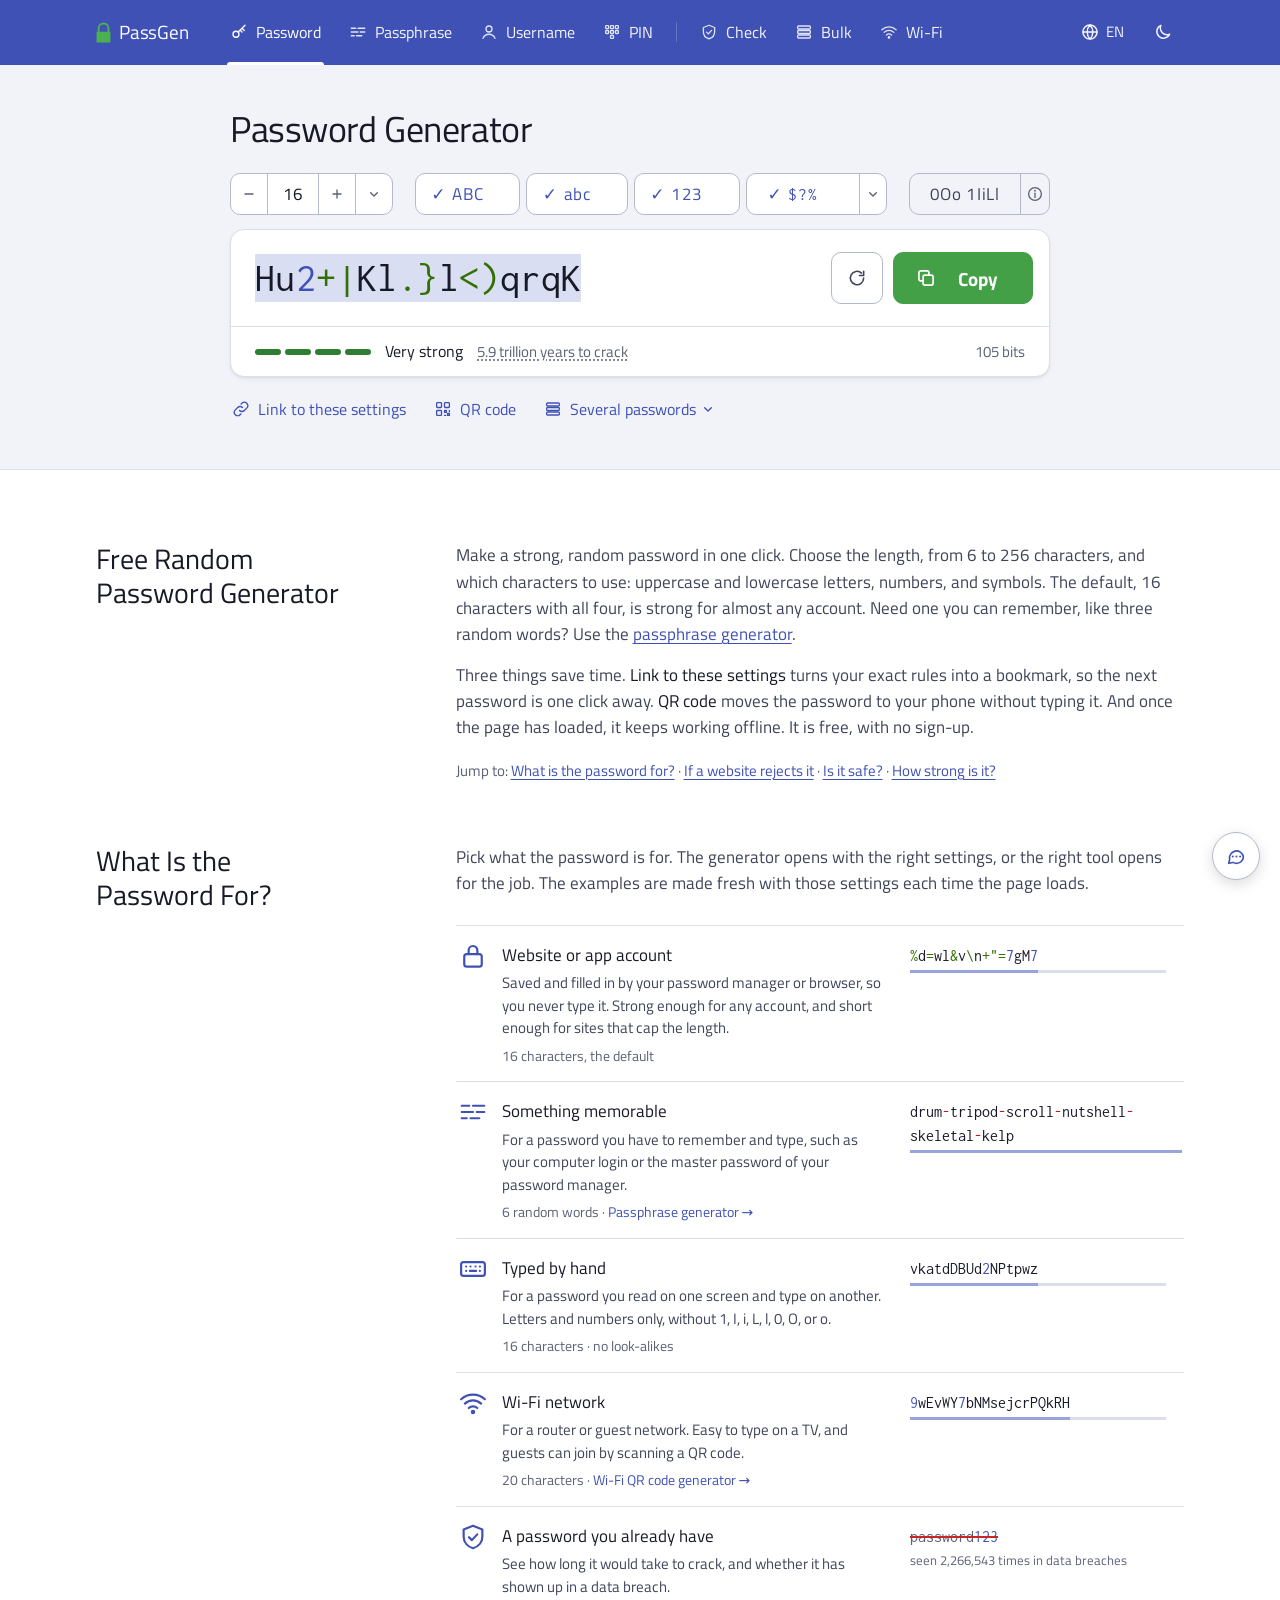
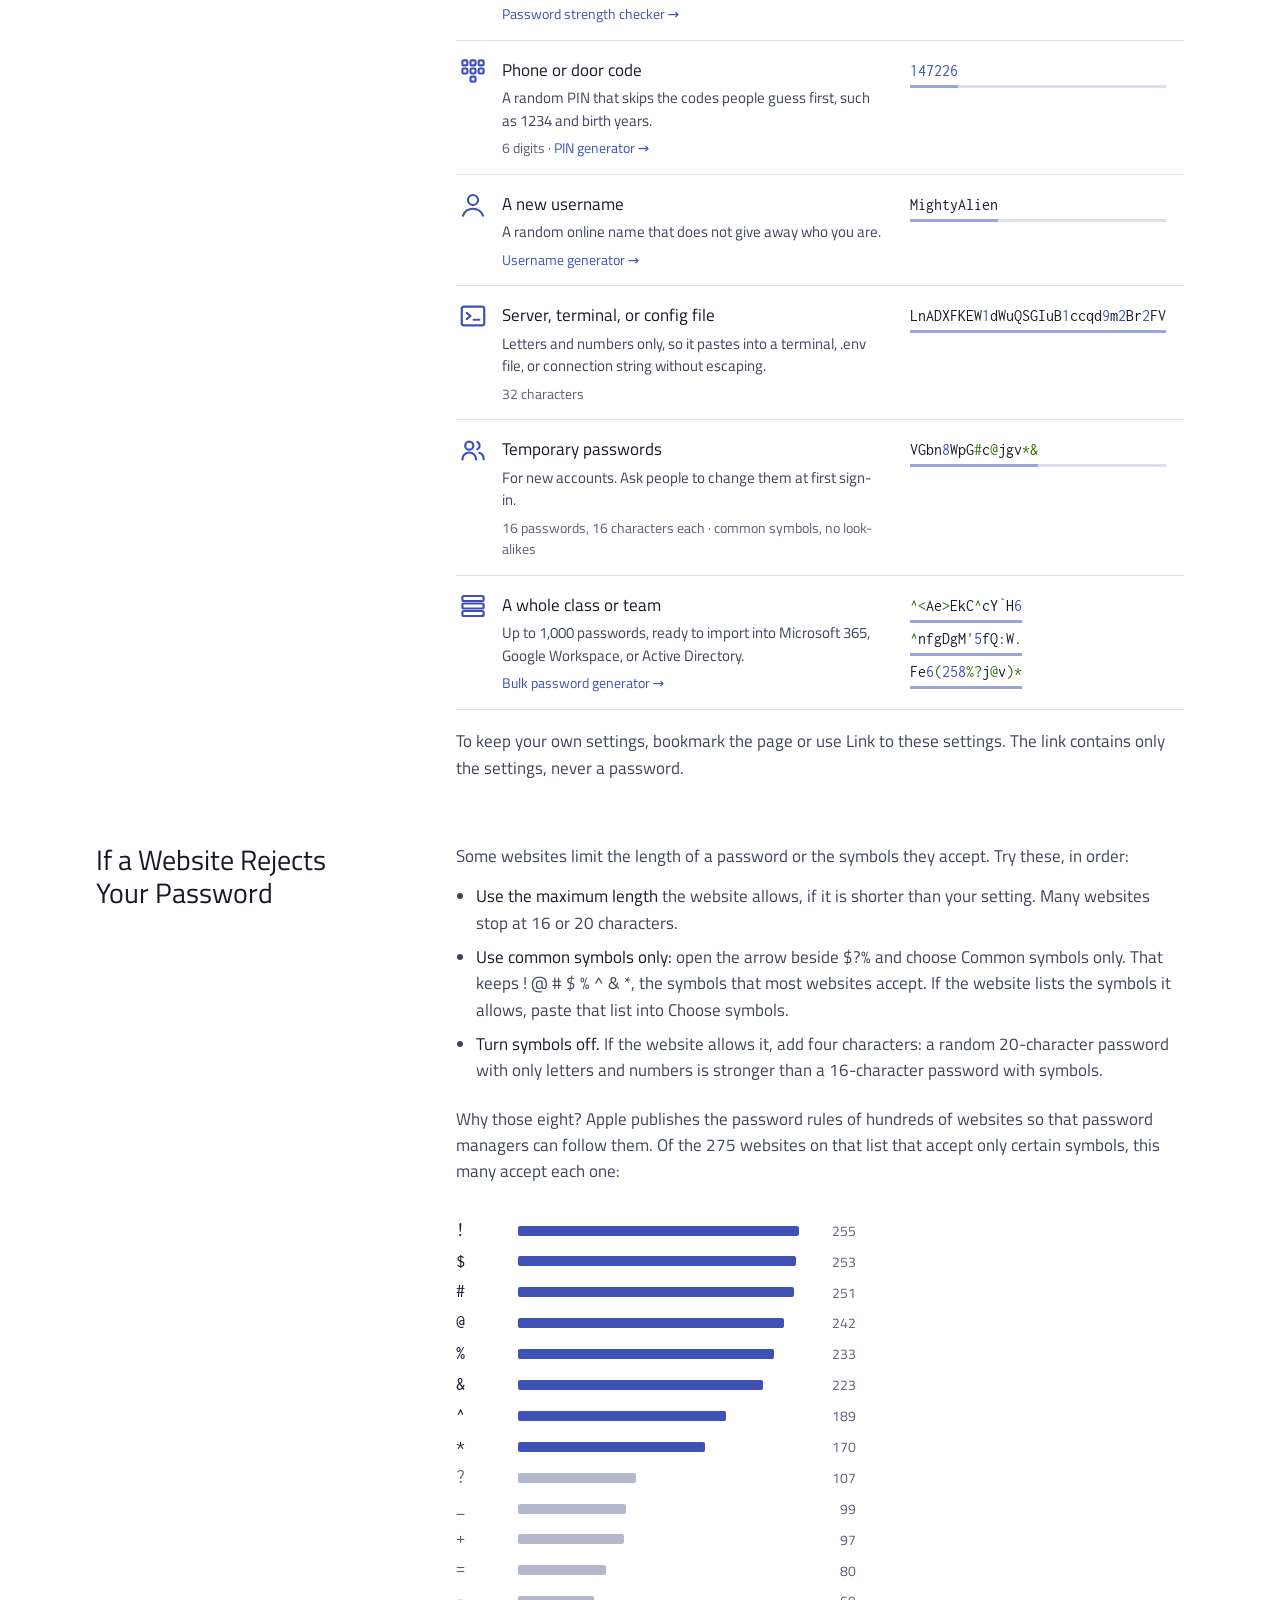
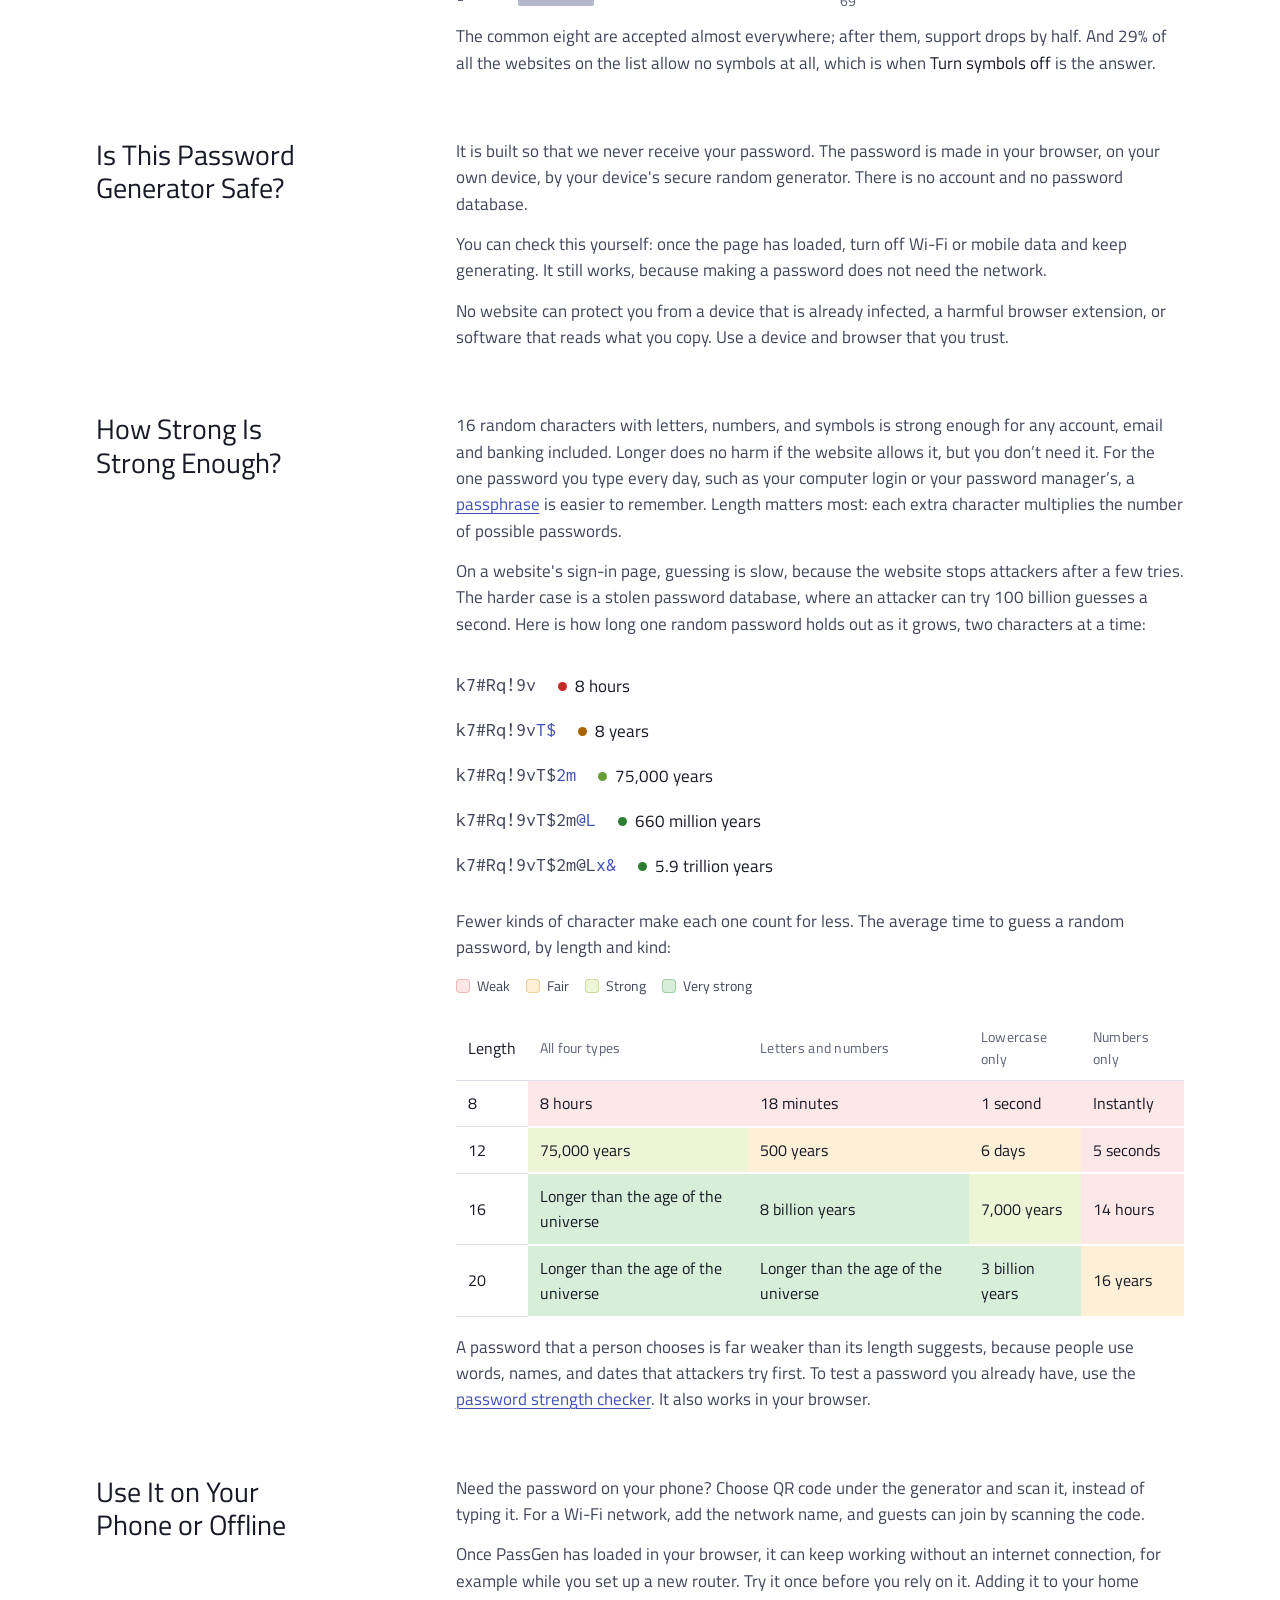
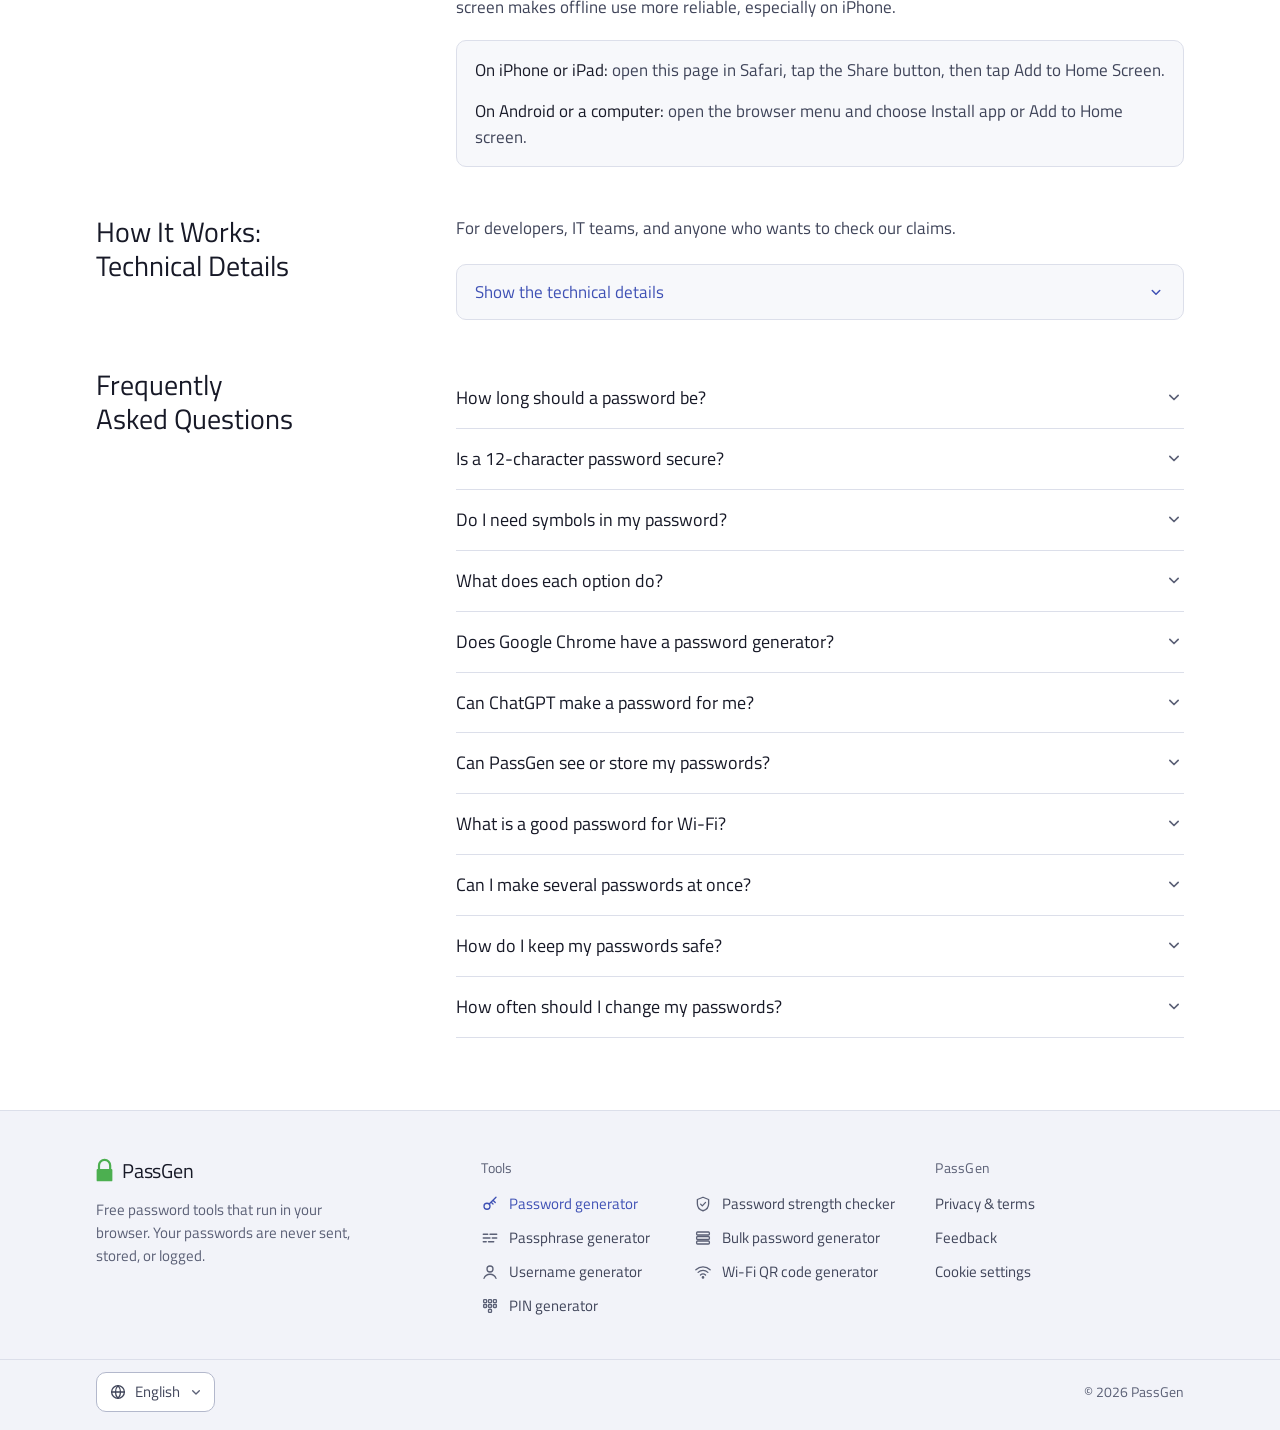
<file: index.html>
<!doctype html> <html lang="en" data-lang="en"> <head><script>
(function(){
    try {
        var pref = localStorage.getItem('lang_pref');
        if (!pref && (navigator.language || navigator.userLanguage || '').toLowerCase().startsWith('ru')) {
            location.replace('/ru/');
        }
    } catch(e){}
})();
</script> <meta charset="utf-8"><meta http-equiv="Content-Security-Policy" content="default-src 'self'; script-src 'self' 'unsafe-inline'; style-src 'self' 'unsafe-inline'; img-src 'self' data:; font-src 'self'; connect-src 'self' https://api.pwnedpasswords.com; frame-src 'none'; object-src 'none';"> <meta name="viewport" content="width=device-width,initial-scale=1"> <title>PassGen: Free Random Password Generator</title> <meta name="description" content="Make a strong random password in one tap. Choose the length and characters, copy it, done. Made in your browser and never sent anywhere."> <link rel="preload" href="/assets/fonts/inconsolata-latin.woff2" as="font" type="font/woff2" crossorigin> <link rel="preload" href="/assets/fonts/titillium-latin.woff2" as="font" type="font/woff2" crossorigin> <style>@font-face { font-family: "Titillium Web"; font-style: normal; font-weight: 400; font-display: swap; src: url("/assets/fonts/titillium-latin.woff2") format("woff2"); unicode-range: U+0-FF, U+131, U+152-153, U+2BB-2BC, U+2C6, U+2DA, U+2DC, U+304, U+308, U+329, U+2000-206F, U+20AC, U+2122, U+2191, U+2193, U+2212, U+2215, U+FEFF, U+FFFD; }@font-face { font-family: "Titillium Web"; font-style: normal; font-weight: 400; font-display: swap; src: url("/assets/fonts/titillium-latin-ext.woff2") format("woff2"); unicode-range: U+100-2BA, U+2BD-2C5, U+2C7-2CC, U+2CE-2D7, U+2DD-2FF, U+304, U+308, U+329, U+1D00-1DBF, U+1E00-1E9F, U+1EF2-1EFF, U+2020, U+20A0-20AB, U+20AD-20C0, U+2113, U+2C60-2C7F, U+A720-A7FF; }@font-face { font-family: Inconsolata; font-style: normal; font-weight: 400; font-display: block; src: url("/assets/fonts/inconsolata-latin.woff2") format("woff2"); unicode-range: U+0-FF, U+131, U+152-153, U+2BB-2BC, U+2C6, U+2DA, U+2DC, U+304, U+308, U+329, U+2000-206F, U+20AC, U+2122, U+2191, U+2193, U+2212, U+2215, U+FEFF, U+FFFD; }@font-face { font-family: Inconsolata; font-style: normal; font-weight: 400; font-display: block; src: url("/assets/fonts/inconsolata-latin-ext.woff2") format("woff2"); unicode-range: U+100-2BA, U+2BD-2C5, U+2C7-2CC, U+2CE-2D7, U+2DD-2FF, U+304, U+308, U+329, U+1D00-1DBF, U+1E00-1E9F, U+1EF2-1EFF, U+2020, U+20A0-20AB, U+20AD-20C0, U+2113, U+2C60-2C7F, U+A720-A7FF; }:root { color-scheme: light; --bg: #ffffff; --band: #f2f3f9; --slab: #ffffff; --sunk: #f7f8fb; --line: #dcdfea; --line-strong: #b3b8cc; --box: #767b90; --ink: #171927; --ink-2: #3f4459; --muted: #5b6076; --brand: #3F51B5; --brand-ink: #3F51B5; --brand-fill: #3F51B5; --brand-soft: #e8eaf6; --brand-line: #9aa4dc; --on-brand: #ffffff; --go: #4CAF50; --go-hover: #5cbb60; --go-ink: #0c2310; --sel: #c5cae9; --sel-ink: #171927; --s-weak: #c62828; --s-fair: #a86400; --s-strong: #3F51B5; --s-vstrong: #2e7d32; --s-empty: #dcdfea; --shadow: 0 1px 2px rgb(23 27 60 / .07),0 3px 8px -4px rgb(23 27 60 / .12); --pop-shadow: 0 10px 20px -8px rgb(23 27 60 / .28),0 2px 6px rgb(23 27 60 / .08); --scrim: rgb(15 17 30 / .38); --ui: "Titillium Web",system-ui,-apple-system,"Segoe UI",Roboto,"Noto Sans",sans-serif; --mono: "Inconsolata",ui-monospace,"SFMono-Regular",Menlo,Consolas,monospace; --r: 10px; --wrap: 880px; --wide: 1136px; --gutter: 24px; }@media (prefers-color-scheme: dark){:root:not([data-theme="light"]) { color-scheme: dark; --bg: #141518; --band: #1b1c21; --slab: #24262d; --sunk: #1e1f25; --line: #33363f; --line-strong: #4d515e; --box: #8a8fa0; --ink: #eceef3; --ink-2: #c6c9d4; --muted: #a3a7b6; --brand-ink: #82b1ff; --brand-fill: #4a5fd0; --brand-soft: #262d4d; --brand-line: #5465c4; --on-brand: #ffffff; --go: #4CAF50; --go-hover: #5cbb60; --go-ink: #0c2310; --sel: #3949ab; --sel-ink: #ffffff; --s-weak: #ef5350; --s-fair: #ffb300; --s-strong: #82b1ff; --s-vstrong: #66bb6a; --s-empty: #393c46; --shadow: 0 1px 2px rgb(0 0 0 / .3),0 3px 8px -4px rgb(0 0 0 / .4); --pop-shadow: 0 10px 20px -8px rgb(0 0 0 / .7),0 2px 6px rgb(0 0 0 / .3); --scrim: rgb(0 0 0 / .55); }}:root[data-theme="dark"] { color-scheme: dark; --bg: #141518; --band: #1b1c21; --slab: #24262d; --sunk: #1e1f25; --line: #33363f; --line-strong: #4d515e; --box: #8a8fa0; --ink: #eceef3; --ink-2: #c6c9d4; --muted: #a3a7b6; --brand-ink: #82b1ff; --brand-fill: #4a5fd0; --brand-soft: #262d4d; --brand-line: #5465c4; --on-brand: #ffffff; --go: #4CAF50; --go-hover: #5cbb60; --go-ink: #0c2310; --sel: #3949ab; --sel-ink: #ffffff; --s-weak: #ef5350; --s-fair: #ffb300; --s-strong: #82b1ff; --s-vstrong: #66bb6a; --s-empty: #393c46; --shadow: 0 1px 2px rgb(0 0 0 / .3),0 3px 8px -4px rgb(0 0 0 / .4); --pop-shadow: 0 10px 20px -8px rgb(0 0 0 / .7),0 2px 6px rgb(0 0 0 / .3); --scrim: rgb(0 0 0 / .55); }*, ::before, ::after { box-sizing: border-box; }html { text-size-adjust: 100%; scrollbar-color: var(--line-strong) transparent; scroll-behavior: smooth; }@media (prefers-reduced-motion: reduce){html { scroll-behavior: auto; }}body { margin: 0px; background: var(--bg); color: var(--ink); font: 400 17px/1.55 var(--ui); font-synthesis: none; -webkit-font-smoothing: antialiased; }body { display: flex; flex-direction: column; min-height: 100dvh; }body > main { flex: 1 0 auto; }main:has(> .band:only-child) { display: flex; flex-direction: column; }::selection { background: var(--sel); color: var(--sel-ink); }a { color: var(--brand-ink); text-underline-offset: 0.2em; text-decoration-thickness: 1px; }a:hover { text-decoration-thickness: 2px; }button, input, select, textarea { font: inherit; color: inherit; }button { cursor: pointer; }:focus-visible { outline: 2px solid var(--brand-ink); outline-offset: 2px; border-radius: 6px; }.ico { width: 20px; height: 20px; flex: 0 0 auto; display: block; }.sr { width: 1px; height: 1px; overflow: hidden; clip: rect(0px, 0px, 0px, 0px); white-space: nowrap; position: absolute !important; }h1, h2, h3 { font-weight: 400; margin: 0px; text-wrap: balance; }.top { background: var(--band); border-bottom: 1px solid var(--line); }.top-in { max-width: var(--wide); margin: 0px auto; padding: 0 var(--gutter); height: 64px; display: flex; align-items: center; gap: 28px; }.brand { display: flex; align-items: center; gap: 10px; color: var(--ink); text-decoration: none; font-size: 22px; letter-spacing: -0.01em; flex: 0 0 auto; }.brand:hover { text-decoration: none; }.brand svg { width: 30px; height: 30px; }.tools { display: flex; align-self: stretch; gap: 2px; flex: 1 1 0%; min-width: 0px; }.tools a { position: relative; display: flex; align-items: center; gap: 8px; padding: 0px 13px; color: var(--ink-2); text-decoration: none; font-size: 16px; white-space: nowrap; }.tools a .ico { width: 18px; height: 18px; color: var(--muted); }.tools a:hover { color: var(--ink); }.tools a[aria-current="page"] { color: var(--brand-ink); }.tools a[aria-current="page"] .ico { color: var(--brand-ink); }.tools a[aria-current="page"]::after { content: ""; position: absolute; inset-inline: 10px; bottom: -1px; height: 3px; border-radius: 3px 3px 0px 0px; background: var(--brand-ink); }.tools .sep { width: 1px; background: var(--line); margin: 22px 8px; }.top-actions { display: flex; align-items: center; gap: 6px; flex: 0 0 auto; }.top-actions .menu-btn { display: none; }.icon-btn { display: inline-flex; align-items: center; justify-content: center; gap: 6px; height: 40px; min-width: 40px; padding: 0px 10px; border-radius: var(--r); border: 1px solid transparent; background: transparent; color: var(--ink-2); }.icon-btn:hover { background: var(--slab); border-color: var(--line); }.lang-btn .code { font-size: 15px; letter-spacing: 0.04em; }.band { background: var(--band); border-bottom: 1px solid var(--line); }.band-in { max-width: var(--wrap); margin: 0px auto; padding: 44px var(--gutter) 40px; }.title { display: flex; flex-wrap: wrap; align-items: baseline; justify-content: space-between; gap: 6px 24px; }h1 { font-size: 36px; line-height: 1.12; letter-spacing: -0.012em; color: var(--ink); }.recipe { display: flex; flex-wrap: wrap; gap: 8px; margin: 24px 0px 14px; padding: 0px; list-style: none; }.chip { display: inline-flex; align-items: center; gap: 8px; height: 42px; padding: 0px 14px; border-radius: var(--r); border: 1px solid var(--line-strong); background: var(--slab); color: var(--ink-2); font-size: 16px; white-space: nowrap; transition: background-color 0.15s, border-color 0.15s, color 0.15s; }.chip:hover { border-color: var(--brand-line); color: var(--ink); }.chip .ico { width: 16px; height: 16px; color: var(--muted); transition: transform 0.2s cubic-bezier(0.2, 0.8, 0.2, 1); }.chip .box { width: 18px; height: 18px; border-radius: 5px; border: 1.5px solid var(--box); display: grid; place-items: center; flex: 0 0 auto; transition: background-color 0.15s, border-color 0.15s; }.chip .box svg { width: 12px; height: 12px; color: var(--on-brand); opacity: 0; transform: scale(0.6); transition: opacity 0.15s, transform 0.2s cubic-bezier(0.2, 0.8, 0.2, 1); }.chip[aria-pressed="true"] { background: var(--brand-soft); border-color: var(--brand-line); color: var(--brand-ink); }.chip[aria-pressed="true"] .box { background: var(--brand-fill); border-color: var(--brand-fill); }.chip[aria-pressed="true"] .box svg { opacity: 1; transform: none; }.chip[aria-pressed="false"] { color: var(--muted); }@keyframes nope { 
  20%, 60% { transform: translateX(-4px); }
  40%, 80% { transform: translateX(4px); }
}.recipe .gap { width: 8px; }.recipe li { display: flex; }.recipe li > .chip { flex: 1 1 0%; justify-content: center; }.slab { background: var(--slab); border: 1px solid var(--line); border-radius: 14px; box-shadow: var(--shadow); }.slab-main { display: grid; grid-template-columns: minmax(0px, 1fr) auto auto; align-items: center; gap: 10px; padding: 16px 16px 16px 24px; padding-inline: 24px 16px; }.out { min-width: 0px; height: 64px; display: flex; align-items: center; font-family: var(--mono); color: var(--ink); direction: ltr; unicode-bidi: isolate; }.out-text { display: block; white-space: nowrap; overflow: hidden; font-size: 40px; line-height: 1.2; letter-spacing: 0.01em; font-variant-ligatures: none; }[dir="rtl"] .out { justify-content: flex-end; }.btn { display: inline-flex; align-items: center; justify-content: center; gap: 10px; height: 52px; padding: 0px 22px; border-radius: var(--r); border: 1px solid var(--line-strong); background: var(--slab); color: var(--ink); font-size: 18px; white-space: nowrap; transition: background-color 0.15s, border-color 0.15s, transform 0.1s; }.btn:active { transform: translateY(1px); }.btn .ico { width: 20px; height: 20px; }.btn-icon { width: 52px; padding: 0px; color: var(--ink-2); }.btn-icon:hover { border-color: var(--brand-line); color: var(--brand-ink); }.btn-icon .ico { transition: transform 0.45s cubic-bezier(0.2, 0.8, 0.2, 1); }.btn-go { background: var(--go); border-color: var(--go); color: var(--go-ink); min-width: 132px; }.btn-go:hover { background: var(--go-hover); border-color: var(--go-hover); }.btn-go .labels { display: grid; }.btn-go .labels > span { grid-area: 1 / 1; transition: opacity 0.15s; }.btn-go .labels > span[hidden] { display: block; visibility: hidden; opacity: 0; }.btn-go .ic-wrap { display: grid; width: 20px; height: 20px; }.btn-go .ic-wrap svg { width: 20px; height: 20px; grid-area: 1 / 1; transition: opacity 0.15s, transform 0.25s cubic-bezier(0.2, 0.8, 0.2, 1); }.btn-go .ic-done { opacity: 0; transform: scale(0.5); }.slab-foot { display: flex; align-items: center; gap: 14px; padding: 12px 24px; border-top: 1px solid var(--line); font-size: 15px; color: var(--muted); min-height: 48px; }.meter { display: flex; gap: 4px; flex: 0 0 auto; }.meter i { width: 26px; height: 6px; border-radius: 3px; background: var(--s-empty); transition: background-color 0.25s; }.meter[data-l="4"] i:nth-child(-n+4) { background: var(--s-vstrong); }.verdict { color: var(--ink); font-size: 16px; }.foot-sp { flex: 1 1 0%; }.bits { font-variant-numeric: tabular-nums; white-space: nowrap; }.after { display: flex; flex-wrap: wrap; gap: 4px 8px; margin-top: 12px; margin-inline-start: -8px; }.link-btn { display: inline-flex; align-items: center; gap: 8px; height: 40px; padding: 0px 10px; border: 0px; border-radius: 8px; background: none; color: var(--brand-ink); font-size: 16px; }.link-btn .ico { width: 18px; height: 18px; }.link-btn:hover { background: var(--brand-soft); }.btn:disabled { opacity: 0.5; cursor: not-allowed; }@starting-style {
  .pop:popover-open { opacity: 0; transform: translateY(-4px); }
}.guide { max-width: var(--wrap); margin: 0px auto; padding: 24px var(--gutter) 72px; }.guide section { max-width: 68ch; padding-top: 48px; }.guide h2 { font-size: 28px; line-height: 1.2; margin-bottom: 12px; color: var(--ink); }.guide p, .guide li { color: var(--ink-2); }.guide p { margin: 0px 0px 14px; }.guide section.wide { max-width: none; }.tbl { width: 100%; border-collapse: collapse; font-variant-numeric: tabular-nums; font-size: 16px; margin-top: 6px; }.tbl th, .tbl td { text-align: start; padding: 10px 12px; border-bottom: 1px solid var(--line); }.tbl th { color: var(--muted); font-size: 14px; letter-spacing: 0.02em; }.tbl td:first-child { color: var(--ink); }.tbl .lv { display: inline-flex; align-items: center; gap: 8px; }.lv-1 { color: var(--s-weak); }.tbl .lv span { color: var(--ink-2); }.scroll-x { overflow-x: auto; margin-inline: calc(var(--gutter) * -1); padding-inline: var(--gutter); }.scroll-x.more-e { mask-image: linear-gradient(to right, rgb(0, 0, 0) calc(100% - 48px), transparent); }.fb-fab { transition: opacity 0.2s, transform 0.2s; }@keyframes rise { 
  0% { opacity: 0; transform: translateY(8px); }
}.toast { position: fixed; left: 50%; bottom: 24px; transform: translate(-50%, 16px); background: var(--ink); color: var(--bg); padding: 10px 16px; border-radius: 10px; font-size: 15px; opacity: 0; pointer-events: none; transition: opacity 0.18s, transform 0.25s cubic-bezier(0.2, 0.8, 0.2, 1); z-index: 50; max-width: calc(-32px + 100vw); }.print-only { display: none; }@media print{body > :not(.print-only) { display: none !important; }.print-only { display: block !important; }}@media (max-width: 1120px){.tools a .ico { display: none; }.tools a { padding: 0px 10px; }}@media (max-width: 999px){.recipe { margin: 18px 0px 12px; gap: 6px; display: grid; grid-template-columns: repeat(12, minmax(0px, 1fr)); grid-auto-flow: dense; }.recipe > li { grid-column: span 4; }.recipe .r-len, .recipe .r-am { grid-column: span 5; }.recipe .r-set { grid-column: span 3; }.recipe .gap { display: none; }}@media (max-width: 860px){:root { --gutter: 16px; }.top-in { display: grid; grid-template-columns: minmax(0px, 1fr) auto; height: auto; padding: 0px; gap: 0px; }.brand { font-size: 20px; height: 56px; padding-inline: 16px; }.brand svg { width: 26px; height: 26px; }.top-actions { padding-inline-end: 8px; grid-area: 1 / 2; }.top-actions .menu-btn { display: inline-flex; }.tools { grid-area: 2 / 1 / auto / -1; border-top: 1px solid var(--line); overflow-x: auto; scrollbar-width: none; height: 48px; padding: 0px 8px; scroll-snap-type: x; mask-image: linear-gradient(90deg, rgb(0, 0, 0) 88%, transparent); }[dir="rtl"] .tools { mask-image: linear-gradient(270deg, rgb(0, 0, 0) 88%, transparent); }.tools::-webkit-scrollbar { display: none; }.tools a { padding: 0px 12px; scroll-snap-align: start; }.tools a .ico { display: block; }.tools .sep { margin: 14px 4px; }.band-in { padding: 24px var(--gutter) 28px; }h1 { font-size: 28px; }.title { display: block; }.chip { height: 42px; padding: 0px 10px; font-size: 15px; gap: 7px; }.slab-main { grid-template-columns: 52px minmax(0px, 1fr); padding: 14px; }.slab-main .out { grid-column: 1 / -1; height: 56px; }.btn-go { width: 100%; }.slab-foot { padding: 10px 14px; flex-wrap: wrap; gap: 6px 12px; }.slab-foot .bits { display: none; }.guide section { padding-top: 36px; }.guide h2 { font-size: 24px; }.scroll-x .tbl { min-width: 560px; font-size: 15px; }@starting-style {
  .pop:not(.pop-info):popover-open { transform: translateY(24px); }
}@starting-style {
  .pop.pop-full:popover-open, .lang-pop:popover-open { transform: none; opacity: 0; }
}}@media (prefers-reduced-motion: reduce){*, ::before, ::after { animation-duration: 0.01ms !important; animation-iteration-count: 1 !important; transition-duration: 0.01ms !important; }}:root[data-theme="dark"] .theme-btn .ic-moon, :root:not([data-theme="dark"]) .theme-btn .ic-sun { display: none; }:root.theme-switching, :root.theme-switching *, :root.theme-switching ::before, :root.theme-switching ::after { transition: none !important; }:root:not([data-theme="dark"]) .top { --band: #3F51B5; --line: rgb(255 255 255 / .2); --line-strong: rgb(255 255 255 / .5); --ink: #ffffff; --ink-2: rgb(255 255 255 / .94); --muted: rgb(255 255 255 / .84); --brand-ink: #ffffff; --brand-fill: #ffffff; --brand-soft: rgb(255 255 255 / .16); --brand-line: rgb(255 255 255 / .75); --on-brand: #3F51B5; --box: rgb(255 255 255 / .8); border-bottom-color: transparent; }:root:not([data-theme="dark"]) .top .icon-btn:hover { background: rgba(255, 255, 255, 0.12); border-color: transparent; }:root:not([data-theme="dark"]) .top .pop, :root:not([data-theme="dark"]) .top dialog { --line: #dcdfea; --line-strong: #b3b8cc; --ink: #171927; --ink-2: #3f4459; --muted: #5b6076; --brand-ink: #3F51B5; --brand-fill: #3F51B5; --brand-soft: #e8eaf6; --brand-line: #9aa4dc; --on-brand: #ffffff; --box: #767b90; }@font-face { font-family: "PG Bold"; font-style: normal; font-weight: 700; font-display: swap; src: url("/assets/fonts/titillium-700-latin.woff2") format("woff2"); unicode-range: U+0-FF, U+131, U+152-153, U+2BB-2BC, U+2C6, U+2DA, U+2DC, U+304, U+308, U+329, U+2000-206F, U+20AC, U+2122, U+2191, U+2193, U+2212, U+2215, U+FEFF, U+FFFD; }@font-face { font-family: "PG Bold"; font-style: normal; font-weight: 700; font-display: swap; src: url("/assets/fonts/titillium-700-latin-ext.woff2") format("woff2"); unicode-range: U+100-2BA, U+2BD-2C5, U+2C7-2CC, U+2CE-2D7, U+2DD-2FF, U+304, U+308, U+329, U+1D00-1DBF, U+1E00-1E9F, U+1EF2-1EFF, U+2020, U+20A0-20AB, U+20AD-20C0, U+2113, U+2C60-2C7F, U+A720-A7FF; }html[data-theme]:root { --go: #43A047; --go-hover: #3B9440; --go-ink: #ffffff; }.btn-go { font-size: 19px; font-family: "PG Bold", "Titillium Web", system-ui, sans-serif; font-weight: 700; }.brand .lock { width: 17px; height: 24px; flex: 0 0 auto; }.brand { gap: 9px; }.top { position: sticky; top: calc(var(--hdr-h, 64px) * -1); z-index: 40; }@keyframes hdr-in { 
  0% { transform: translateY(-100%); }
  100% { transform: none; }
}.guide section[id] { scroll-margin-top: -24px; }@media (max-width: 860px){.guide section[id] { scroll-margin-top: -12px; }}html[data-theme]:root { --s-strong: #689F38; }html[data-theme="dark"]:root { --s-strong: #9CCC65; }.after { align-items: center; }@media (min-width: 1000px){.band-in:not(.bulk-in) { max-width: var(--wide); padding-inline: calc(var(--gutter) + var(--rail, 154px)); }.guide { max-width: var(--wide); }.guide section { max-width: none; display: grid; grid-template-columns: minmax(0px, 1fr) minmax(0px, 2.4fr); column-gap: 56px; }.guide section > * { grid-column: 2; }.guide section > h2 { grid-area: 1 / 1 / span 40; align-self: start; }.recipe { gap: 6px; }.recipe .chip { padding-inline: 12px; }.recipe .gap { width: 4px; }}@media (min-width: 1000px){.recipe { gap: 5px; }.recipe .chip { padding-inline: 10px; }.recipe .gap { width: 3px; }}@media (min-width: 1000px){.recipe .r-set .chip:not(.chip-more) { padding-inline: 24px; }.recipe .gap { width: 0px; }.recipe { gap: 4px; }}@media (min-width: 1000px){.recipe:not(.compact) { justify-content: space-between; }}@media (min-width: 1000px){:root.tool-wide .band-in:not(.bulk-in) { padding-inline: var(--gutter); }}@media (min-width: 1000px){.recipe:not(.compact) { justify-content: flex-start; }.recipe:not(.compact) > li > .chip { width: 100%; }}.recipe .split { display: flex; flex: 1 1 0%; min-width: 0px; }.recipe .split > .chip:first-child { flex: 1 1 0%; border-start-end-radius: 0px; border-end-end-radius: 0px; }.recipe .chip.chip-more { flex: 0 0 auto; position: relative; padding-inline: 7px; margin-inline-start: -1px; border-start-start-radius: 0px; border-end-start-radius: 0px; color: var(--muted); }.recipe .chip.chip-more.on { background: var(--brand-soft); border-color: var(--brand-line); color: var(--brand-ink); }.recipe .chip.chip-more .chev { width: 16px; height: 16px; transition: transform 0.15s; }.after #c-am .chev { width: 16px; height: 16px; margin-inline-start: -4px; }@media (max-width: 999px){.recipe > li.r-len { grid-column: span 6; }.recipe > li.r-look { grid-column: span 6; }.recipe > li.r-set { grid-column: span 3; }.recipe .r-len { order: 1; }.recipe .r-look { order: 2; }.recipe .r-set { order: 3; }}.recipe .chip.chip-info { padding-inline: 9px; }.recipe .chip.chip-info .ico { width: 18px; height: 18px; }@media (max-width: 999px){.recipe.pw-row { grid-template-columns: repeat(24, minmax(0px, 1fr)); }.recipe.pw-row > li.r-len, .recipe.pw-row > li.r-look { grid-column: span 12; }.recipe.pw-row > li.r-set { grid-column: span 5; }.recipe.pw-row > li.r-sy { grid-column: span 9; }.recipe.pw-row .chip.chip-more { min-width: 44px; justify-content: center; }.recipe.pw-row .r-set .chip { padding-inline: 6px; gap: 6px; }}@media (min-width: 1000px){.recipe.pw-row .chip.chip-info { padding-inline: 6px; }.recipe.pw-row .chip.chip-more { padding-inline: 5px; }.recipe.pw-row .r-look .chip:first-child { padding-inline: 8px; gap: 7px; }.recipe.pw-row .r-len .chip { padding-inline: 10px; }}@media (min-width: 1000px){.recipe.pw-row { gap: 3px; }}@media (max-width: 999px){.recipe.pw-row:not(.look-own) > li.r-len { grid-column: span 11; }.recipe.pw-row:not(.look-own) > li.r-look { grid-column: span 13; }.recipe.pw-row .r-look .chip:first-child { padding-inline: 9px; gap: 7px; }}.sim-ch { letter-spacing: 0.06em; white-space: nowrap; }@media (max-width: 999px){.recipe.pw-row:not(.look-own) > li.r-len { grid-column: span 12; }.recipe.pw-row:not(.look-own) > li.r-look { grid-column: span 12; }}.recipe .len-split { display: flex; flex: 1 1 0%; min-width: 0px; }.recipe .len-split > .chip { border-radius: 0px; margin-inline-start: -1px; justify-content: center; }.recipe .len-split > .chip:first-child { margin-inline-start: 0px; border-start-start-radius: var(--r); border-end-start-radius: var(--r); }.recipe .len-split > .chip:last-child { border-start-end-radius: var(--r); border-end-end-radius: var(--r); }.recipe .len-split .step { flex: 0 0 auto; width: 38px; padding: 0px; color: var(--ink-2); }.recipe .len-split .step .ico { width: 16px; height: 16px; }.recipe .len-split .step:disabled { color: var(--line-strong); cursor: default; }.recipe .len-split .len-num { flex: 1 1 0%; min-width: 0px; padding-inline: 6px; cursor: default; font-variant-numeric: tabular-nums; font-size: 17px; color: var(--ink); }.recipe .len-split .len-num:hover { border-color: var(--line-strong); }.recipe .len-split .chip-more { color: var(--ink-2); }@media (max-width: 999px){.recipe.pw-row:not(.look-own) > li.r-len { grid-column: span 13; }.recipe.pw-row:not(.look-own) > li.r-look { grid-column: span 11; }.recipe.pw-row .len-split .step { width: 44px; }.recipe.pw-row .len-split .chip-more { min-width: 40px; }}.recipe .len-split > .chip.step:first-child { flex: 0 0 auto; }.recipe .len-split > .chip.step { flex: 0 0 auto; }@media (max-width: 999px){.recipe.pw-row .len-split .chip-more { min-width: 44px; }}@media (max-width: 359px){.recipe.pw-row > li.r-len, .recipe.pw-row.look-own > li.r-len { grid-column: span 24; order: 1; }.recipe.pw-row > li.r-set { grid-column: span 8; order: 2; }.recipe.pw-row > li.r-set.r-sy { grid-column: span 12; order: 3; }.recipe.pw-row > li.r-look, .recipe.pw-row.look-own > li.r-look { grid-column: span 12; order: 4; }}@media (max-width: 359px){.recipe.pw-row:not(.look-own) > li.r-len { grid-column: span 24; }.recipe.pw-row:not(.look-own) > li.r-look { grid-column: span 12; }}.recipe .len-split input.len-num { width: auto; min-width: 0px; text-align: center; font-style: inherit; font-variant: inherit; font-weight: inherit; font-stretch: inherit; line-height: inherit; font-family: inherit; font-optical-sizing: inherit; font-size-adjust: inherit; font-kerning: inherit; font-feature-settings: inherit; font-variation-settings: inherit; font-language-override: inherit; font-size: 17px; color: var(--ink); background: var(--slab); cursor: text; outline: none; }.recipe .len-split input.len-num:focus { box-shadow: inset 0 0 0 2px var(--brand-ink); border-color: var(--brand-ink); position: relative; z-index: 1; }@media (min-width: 1000px){.recipe.pw-row { gap: 6px; }.recipe.pw-row .gap { width: 10px; }}.pin-hint { margin: 8px 0px 0px; font-size: 15px; color: var(--ink-2); }.pin-hint a { color: var(--brand-ink); }@media (max-width: 999px){.recipe.pw-row .len-split input.len-num { padding-inline: 1px; font-size: 16px; }}@media (hover: hover) and (pointer: fine){.recipe .len-split input.len-num { cursor: ew-resize; }:root.scrubbing, :root.scrubbing * { cursor: ew-resize !important; user-select: none; }}.recipe .split > .chip:first-child { justify-content: center; }.recipe .look-tog .sim-ch { font-size: 17px; letter-spacing: 0.08em; }.recipe .look-tog[aria-pressed="false"] { color: var(--ink-2); }.recipe.pw-row .chip .box { display: none; }.recipe.pw-row .r-set .chip, .recipe.pw-row .look-tog { gap: 0px; }.recipe.pw-row .r-set .chip > span:not(.sr), .recipe.pw-row .look-tog .sim-ch { font-size: 17px; letter-spacing: 0.04em; }.recipe.pw-row .r-set .chip[aria-pressed="false"] > span:not(.sr), .recipe.pw-row .look-tog[aria-pressed="false"] .sim-ch { text-decoration: line-through 2px; color: var(--muted); }.recipe.pw-row .look-tog[aria-pressed="false"] { background: var(--slab); border-color: var(--line-strong); }@media (min-width: 1000px){.recipe.pw-row .len-split .len-num { flex: 0 0 auto; width: 4.2ch; padding-inline: 4px; }.recipe.pw-row .len-split { flex: 0 0 auto; }}@media (min-width: 1000px){.recipe.pw-row .len-split .len-num { width: calc(4.2ch + 10px); }}@media (min-width: 1000px){.recipe.pw-row:not(.compact) > li:not(.gap):not(.r-len) { flex: 1 1 auto; }.recipe.pw-row:not(.compact) > li.r-len { flex: 0 0 auto; }}.btn-icon .ico { transition: none; }@keyframes pg-turn { 
  0% { transform: rotate(0deg); }
  100% { transform: rotate(360deg); }
}.recipe.pw-row .look-tog[aria-pressed="false"] { background: var(--slab); border-color: var(--line-strong); color: var(--ink-2); }.recipe.pw-row .look-tog[aria-pressed="false"] .sim-ch { text-decoration: none; color: var(--ink-2); }.stack { display: inline-grid; justify-items: center; }.stack > * { grid-area: 1 / 1; }.stack > .sizer { visibility: hidden; white-space: nowrap; }.stack { justify-items: start; }.recipe.pw-row .r-set .chip[aria-pressed="false"], .recipe.pw-row .look-tog[aria-pressed="false"], .recipe.pp-row .opt-tog[aria-pressed="false"], .recipe .chip.chip-more:not(.on):is(#c-sym, #c-look-i) { background: transparent; border-color: var(--line-strong); box-shadow: none; }.recipe.pw-row .r-set .chip[aria-pressed="true"], .recipe.pw-row .look-tog[aria-pressed="true"], .recipe.pp-row .opt-tog[aria-pressed="true"], .recipe .chip.chip-more.on { background: var(--brand-soft); border-color: var(--brand-line); color: var(--brand-ink); }.recipe.pw-row .r-set .chip[aria-pressed="true"], .recipe.pw-row .look-tog[aria-pressed="true"], .recipe.pp-row .opt-tog[aria-pressed="true"], .recipe .chip.chip-more.on { background: color-mix(in srgb,var(--brand-fill) 17%,var(--slab)); border-color: color-mix(in srgb,var(--brand-fill) 60%,var(--slab)); }.recipe .r-set .chip[aria-pressed="true"], .recipe .look-tog[aria-pressed="true"], .recipe .opt-tog[aria-pressed="true"], .recipe .chip.chip-more.on, .recipe.pw-row .r-set .chip[aria-pressed="true"], .recipe.pw-row .look-tog[aria-pressed="true"], .recipe.pp-row .opt-tog[aria-pressed="true"], .recipe.pin-row .look-tog[aria-pressed="true"] { background: var(--slab); border-color: var(--line-strong); color: var(--brand-ink); box-shadow: inset 0 -3px 0 var(--brand-fill); }.recipe .r-set .chip[aria-pressed="true"] > span:not(.sr), .recipe .opt-tog[aria-pressed="true"] .opt-ch { color: var(--brand-ink); }.recipe .r-set .chip[aria-pressed="true"], .recipe .look-tog[aria-pressed="true"], .recipe .opt-tog[aria-pressed="true"], .recipe .chip.chip-more.on, .recipe.pw-row .r-set .chip[aria-pressed="true"], .recipe.pw-row .look-tog[aria-pressed="true"], .recipe.pp-row .opt-tog[aria-pressed="true"], .recipe.pin-row .look-tog[aria-pressed="true"] { background: var(--slab); border-color: var(--line-strong); color: var(--brand-ink); box-shadow: none; }.recipe .r-set .chip > span:not(.sr):not(.box)::before, .recipe .opt-tog .opt-ch::before, .recipe .look-tog.skip-words::before { content: "✓"; display: inline-block; width: 0.9em; margin-inline-end: 5px; font-family: var(--ui); font-weight: 400; color: transparent; text-decoration: none; }.recipe .r-set .chip[aria-pressed="true"] > span:not(.sr):not(.box)::before, .recipe .opt-tog[aria-pressed="true"] .opt-ch::before, .recipe .look-tog.skip-words[aria-pressed="true"]::before { color: var(--brand-fill); }.recipe .r-set .chip > span:not(.sr):not(.box), .recipe .opt-tog .opt-ch { position: relative; }.recipe .r-set .chip > span:not(.sr):not(.box)::before, .recipe .opt-tog .opt-ch::before { position: absolute; right: 100%; top: 50%; transform: translateY(-50%); width: auto; margin: 0px 6px 0px 0px; }.recipe .r-set .chip[aria-pressed="true"] > span:not(.sr):not(.box)::before, .recipe .opt-tog[aria-pressed="true"] .opt-ch::before, .recipe .look-tog.skip-words[aria-pressed="true"]::before { color: var(--brand-ink); }.recipe .r-set .chip > span:not(.sr):not(.box)::before, .recipe .opt-tog .opt-ch::before { right: auto; inset-inline-end: 100%; margin: 0px; margin-inline-end: 6px; }.sy-stack { justify-items: center; font-family: var(--mono); letter-spacing: 0.02em; }.sy-stack { justify-items: start; }.top-in .brand { font-size: 19px; gap: 8px; }.top-in .brand .lock { width: 15px; height: 21px; }@media (max-width: 999px){.top-in .brand { font-size: 18px; }.top-in .brand .lock { width: 14px; height: 20px; }}@media (min-width: 1000px){:root { --rail: 154px; }}@media (hover: hover) and (pointer: fine){.recipe.recipe.recipe :is(.r-set .chip, .look-tog, .opt-tog, .chip-more):hover { border-color: var(--brand-line); color: var(--brand-ink); background: color-mix(in srgb,var(--brand-fill) 7%,var(--slab)); }.recipe.recipe.recipe :is(.r-set .chip, .look-tog, .opt-tog)[aria-pressed="false"]:hover, .recipe.recipe.recipe :is(.r-sy, .r-look) .chip-more:not(.on):hover { background: var(--slab); border-color: var(--brand-line); }.recipe.recipe.recipe :is(.r-set .chip, .look-tog, .opt-tog)[aria-pressed="false"]:hover :is(span:not(.sr):not(.box), .sim-ch, .opt-ch) { color: var(--ink-2); }.recipe.recipe .len-split .step:hover, .recipe.recipe .len-split input.len-num:hover { border-color: var(--brand-line); color: var(--brand-ink); background: color-mix(in srgb,var(--brand-fill) 7%,var(--slab)); position: relative; z-index: 1; }.recipe.recipe .len-split input.len-num:focus { background: var(--slab); }.guide .job:hover { background: color-mix(in srgb,var(--brand-fill) 5%,transparent); }.top-in .brand:hover { opacity: 0.85; }}.guide .job { border-radius: 8px; transition: background-color 0.15s; }.slab-foot:has(.verdict):is(#strength) { min-height: 50px; }.out:not(.phrase) .out-text { word-break: break-all; overflow-wrap: anywhere; line-break: anywhere; }.sy-stack { justify-items: center; }.recipe .r-set .chip > span.sy-stack::before { content: none; }#sy-lbl { position: relative; }#sy-lbl::before { content: "✓"; position: absolute; inset-inline-end: 100%; top: 50%; transform: translateY(-50%); margin-inline-end: 6px; font-family: var(--ui); color: transparent; text-decoration: none; display: inline-block; }.recipe .r-set .chip[aria-pressed="true"] #sy-lbl::before { color: var(--brand-ink); }.recipe.recipe .r-set .chip > span.sy-stack:not(.sr):not(.box)::before { content: none; }.after .link-btn:disabled, .link-btn:disabled { color: var(--muted); cursor: default; background: none; }.link-btn:disabled .ico { opacity: 0.6; }@media (max-width: 999px){.recipe.pw-row .r-set .chip { padding-inline: 2px; }.recipe.pw-row .r-set .chip > span:not(.sr):not(.box)::before, .recipe.pw-row #sy-lbl::before { position: static; transform: none; display: inline-block; width: auto; margin: 0px; margin-inline-end: 5px; }}.skip { position: absolute; left: 12px; top: -60px; z-index: 100; background: var(--slab); color: var(--ink); padding: 10px 14px; border-radius: 8px; box-shadow: rgba(0, 0, 0, 0.2) 0px 2px 10px; text-decoration: none; }.skip:focus { top: 12px; }main:focus { outline: none; }a.ttc { color: inherit; text-decoration: underline dotted; text-underline-offset: 3px; }a.ttc:hover { color: var(--brand-ink); }.fb-fab { position: fixed; right: 20px; bottom: 20px; z-index: 40; width: 48px; height: 48px; border-radius: 50%; display: grid; place-items: center; background: var(--slab); color: var(--brand-ink); border: 1px solid var(--line-strong); box-shadow: rgba(0, 0, 0, 0.14) 0px 4px 14px; cursor: pointer; }.fb-fab:hover { border-color: var(--brand-ink); }.fb-fab .ico { width: 22px; height: 22px; }@media (max-width: 860px){.fb-fab { right: 12px; bottom: 12px; width: 44px; height: 44px; transition: transform 0.2s ease-out, opacity 0.2s; }.fb-fab.away { transform: translateY(72px); opacity: 0; pointer-events: none; }}@media (prefers-reduced-motion: reduce){.fb-fab { transition: none; }}#result { --pp-sym: #b91c1c; --pp-sel: #dadef3; --pp-sym-sel: #b91c1c; --pp-dig: #b91c1c; --pp-dig-sel: #b91c1c; --pp-warn: #c62828; --pp-alt: var(--brand-ink); }:root[data-theme="dark"] #result { --pp-dig: #ff9e9e; --pp-dig-sel: #ff9e9e; --pp-sym: #ff9e9e; --pp-sel: #2f3b80; --pp-sym-sel: #ff9e9e; --pp-warn: #ff7b74; --pp-alt: var(--brand-ink); }@media (prefers-color-scheme: dark){:root:not([data-theme="light"]) #result { --pp-dig: #ff9e9e; --pp-dig-sel: #ff9e9e; --pp-sym: #ff9e9e; --pp-sel: #2f3b80; --pp-sym-sel: #ff9e9e; --pp-warn: #ff7b74; --pp-alt: var(--brand-ink); }}#result { --pw-dig: #3F51B5; --pw-sym: #317000; --pw-sym-sel: #317000; }:root[data-theme="dark"] #result { --pw-dig: #82b1ff; --pw-sym: #81c784; --pw-sym-sel: #81c784; }@media (prefers-color-scheme: dark){:root:not([data-theme="light"]) #result { --pw-dig: #82b1ff; --pw-sym: #81c784; --pw-sym-sel: #81c784; }}#out .pw-in.all-sel { background: var(--pp-sel); }#out .pw-d { color: var(--pw-dig); }#out .pw-s { color: var(--pw-sym); }#out .out-text .pw-d::selection { color: var(--pw-dig); }#out .out-text .pw-s::selection { color: var(--pw-sym-sel); }#out .out-text::selection, #out .out-text ::selection { background: var(--pp-sel); color: var(--ink); }#copy:disabled, #qr:disabled { opacity: 0.5; cursor: default; }.guide ul, .guide ol { padding-inline-start: 1.2em; margin: 0px 0px 14px; }.guide li { margin: 0px 0px 8px; }.guide li strong, .guide p strong { color: var(--ink); font-weight: 400; }.j-sample[data-kind="phrase"] .j-line { overflow-wrap: normal; word-break: normal; }.tbl td:nth-child(-n+3), .tbl th:nth-child(-n+3) { white-space: nowrap; }.tbl.tint td:nth-child(n+2), .tbl.tint th:nth-child(n+2) { white-space: normal; }.tbl.tint td:has(.lv) { border-bottom: 2px solid var(--bg); }.tbl.tint td:has(.lv-1) { background: rgb(253, 231, 231); }.tbl.tint td:has(.lv-2) { background: rgb(253, 240, 215); }.tbl.tint td:has(.lv-3) { background: rgb(237, 245, 214); }.tbl.tint td:has(.lv-4) { background: rgb(215, 238, 217); }.tbl.tint .lv span { color: var(--ink); }:root[data-theme="dark"] .tbl.tint td:has(.lv-1), :root[data-theme="dark"] .k-1::before { background: rgb(74, 36, 38); box-shadow: none; }:root[data-theme="dark"] .tbl.tint td:has(.lv-2), :root[data-theme="dark"] .k-2::before { background: rgb(74, 58, 28); box-shadow: none; }:root[data-theme="dark"] .tbl.tint td:has(.lv-3), :root[data-theme="dark"] .k-3::before { background: rgb(53, 65, 31); box-shadow: none; }:root[data-theme="dark"] .tbl.tint td:has(.lv-4), :root[data-theme="dark"] .k-4::before { background: rgb(31, 61, 36); box-shadow: none; }.guide p.jump { font-size: 15px; color: var(--muted); margin-top: 4px; }.guide p.jump a { white-space: nowrap; }.jobs-wrap { --j-font: 16px; --ch: calc(var(--j-font) * .5); --j-col: calc(var(--ch) * 34); --j-sym: #317000; --j-pp-d: #b91c1c; --j-pp-s: #b91c1c; margin: 14px 0px 18px; }:root[data-theme="dark"] .jobs-wrap { --j-sym: #81c784; --j-pp-d: #ff9e9e; --j-pp-s: #ff9e9e; }@media (prefers-color-scheme: dark){:root:not([data-theme="light"]) .jobs-wrap { --j-sym: #81c784; --j-pp-d: #ff9e9e; --j-pp-s: #ff9e9e; }}.guide ul.jobs { list-style: none; padding: 0px; margin: 0px; border-top: 1px solid var(--line); }.guide ul.jobs li { margin: 0px; border-bottom: 1px solid var(--line); }.job { display: grid; grid-template-columns: minmax(0,1fr) var(--j-col); column-gap: 28px; align-items: start; padding: 16px 2px 15px; color: inherit; text-decoration: none; }.job:focus-visible { outline: 2px solid var(--brand-ink); outline-offset: 2px; }.j-text { position: relative; display: block; padding-inline-start: 44px; }.j-name { display: block; color: var(--ink); font-size: 17px; }.j-name .ico { position: absolute; inset-inline-start: 0px; top: -1px; width: 30px; height: 30px; color: var(--brand-ink); stroke-width: 1.5; }.job:hover .j-name, .job:focus-visible .j-name { color: var(--brand-ink); }.j-why { display: block; color: var(--ink-2); font-size: 15px; line-height: 1.5; margin: 4px 0px 0px; }.j-detail { display: block; color: var(--muted); font-size: 14px; margin: 5px 0px 0px; }.j-tool { color: var(--brand-ink); }.j-tool::after { content: " →"; }.j-sample { position: relative; align-self: stretch; font-family: var(--mono); font-size: var(--j-font); line-height: 1.5; color: var(--ink); direction: ltr; unicode-bidi: isolate; padding-top: 2px; }.j-line { display: block; overflow-wrap: anywhere; width: max-content; max-width: 100%; padding-bottom: 5px; background: linear-gradient(var(--brand-line),var(--brand-line)) 0 100%/100% 3px no-repeat; border-radius: 0px; }.j-sample { background: linear-gradient(var(--line),var(--line)) 0 calc(1.5em + 4px)/calc(var(--ch) * 32) 3px no-repeat; }.j-sample[data-kind="bulk"], .j-sample[data-kind="check"], .j-sample[data-kind="phrase"] { background: none; }.j-line b { font-weight: 400; }.j-line b.d { color: var(--brand-ink); }.j-line b.s { color: var(--j-sym); }.j-sample[data-kind="phrase"] .j-line b.s { color: var(--j-pp-s); }@media (max-width: 700px){.j-axis, .job { grid-template-columns: minmax(0px, 1fr); }.job { row-gap: 10px; }.j-sample { min-height: 1.5em; }}</style><link rel="preload" href="/assets/css/all.css?v=20261008" as="style"><link rel="stylesheet" href="/assets/css/all.css?v=20261008" media="print" id="pg-css"><noscript><link rel="stylesheet" href="/assets/css/all.css?v=20261008"></noscript><script>!function(){var e=document.documentElement,t=null,a=window.matchMedia&&matchMedia("(prefers-color-scheme: dark)");try{t=localStorage.getItem("theme")}catch(e){}e.dataset.theme="dark"===t||"light"===t?t:a&&a.matches?"dark":"light"}();</script>   <meta property="og:type" content="website"><meta property="og:title" content="PassGen: Free Random Password Generator"><meta property="og:description" content="Make a strong random password in one tap. Choose the length and characters, copy it, done. Made in your browser and never sent anywhere."><meta property="og:url" content="/"><meta property="og:site_name" content="PassGen"><meta property="og:image" content="/assets/img/og-password.png?v=958a8747"><meta property="og:image:width" content="1200"><meta property="og:image:height" content="630"><meta property="og:image:alt" content="PassGen Password generator"><meta property="og:locale" content="en_US"><meta name="twitter:card" content="summary_large_image"><meta name="twitter:title" content="PassGen: Free Random Password Generator"><meta name="twitter:description" content="Make a strong random password in one tap. Choose the length and characters, copy it, done. Made in your browser and never sent anywhere."><meta name="twitter:image" content="/assets/img/og-password.png?v=958a8747"><script type="application/ld+json">{"@context":"https://schema.org","@type":"WebApplication","name":"Password generator","url":"/","description":"Make a strong random password in one tap. Choose the length and characters, copy it, done. Made in your browser and never sent anywhere.","inLanguage":"en","applicationCategory":"SecurityApplication","operatingSystem":"Any","browserRequirements":"Requires JavaScript","isAccessibleForFree":true,"offers":{"@type":"Offer","price":"0","priceCurrency":"USD"},"publisher":{"@type":"Organization","name":"PassGen","url":"/"}}</script><link rel="icon" href="/favicon.ico" sizes="48x48"><link rel="icon" type="image/svg+xml" href="/assets/img/icon.svg"><link rel="apple-touch-icon" href="/assets/img/apple-touch-icon.png"><meta name="theme-color" content="#3F51B5" media="(prefers-color-scheme: light)"><meta name="theme-color" content="#1b1c21" media="(prefers-color-scheme: dark)"><link rel="alternate" hreflang="ru" href="/ru/"><link rel="alternate" hreflang="en" href="/"></head> <body>  <a class="skip" href="#main">Skip to the tool</a><header class="top"><div class="top-in"><a class="brand" href="/" aria-label="PassGen"><svg class="lock" viewBox="-2 0 54 72" aria-hidden="true"><rect x="0" y="33" width="50" height="39" rx="3" fill="#4CAF50"/><path d="M7.5 34V21.5a17.75 17.75 0 0 1 35.5 0V34" fill="none" stroke="#4CAF50" stroke-width="7"/></svg><span>PassGen</span></a><nav class="tools" aria-label="Tools"><a href="/" aria-current="page" title="Password generator"><svg class="ico" aria-hidden="true"><use href="/assets/icons.svg?v=20261008#i-key"/></svg><span>Password</span></a><a href="/passphrase/" title="Passphrase generator"><svg class="ico" aria-hidden="true"><use href="/assets/icons.svg?v=20261008#i-phrase"/></svg><span>Passphrase</span></a><a href="/username/" title="Username generator"><svg class="ico" aria-hidden="true"><use href="/assets/icons.svg?v=20261008#i-user"/></svg><span>Username</span></a><a href="/pin/" title="PIN generator"><svg class="ico" aria-hidden="true"><use href="/assets/icons.svg?v=20261008#i-pin"/></svg><span>PIN</span></a><span class="sep" aria-hidden="true"></span><a href="/check/" title="Password strength checker"><svg class="ico" aria-hidden="true"><use href="/assets/icons.svg?v=20261008#i-check"/></svg><span>Check</span></a><a href="/bulk/" title="Bulk password generator"><svg class="ico" aria-hidden="true"><use href="/assets/icons.svg?v=20261008#i-bulk"/></svg><span>Bulk</span></a><a href="/wifi/" title="Wi-Fi QR code generator"><svg class="ico" aria-hidden="true"><use href="/assets/icons.svg?v=20261008#i-wifi"/></svg><span>Wi-Fi</span></a></nav><div class="top-actions"><button class="icon-btn lang-btn" popovertarget="lang-pop" aria-label="Language: English"><svg class="ico" aria-hidden="true"><use href="/assets/icons.svg?v=20261008#i-globe"/></svg><span class="code">EN</span></button><button class="icon-btn theme-btn" type="button" aria-label="Switch to dark mode"><svg class="ico ic-moon" aria-hidden="true"><use href="/assets/icons.svg?v=20261008#i-moon"/></svg><svg class="ico ic-sun" aria-hidden="true"><use href="/assets/icons.svg?v=20261008#i-sun"/></svg></button><button class="icon-btn menu-btn" type="button" popovertarget="menu-pop" aria-label="Menu"><svg class="ico" aria-hidden="true"><use href="/assets/icons.svg?v=20261008#i-menu"/></svg></button></div></div></header><div class="pop lang-pop" id="lang-pop" popover><span class="grab" aria-hidden="true"></span><h3>Language</h3><input class="filter" type="search" placeholder="Find a language" aria-label="Find a language"><ul class="lang-grid"><li data-en="Russian"><a href="/ru/" hreflang="ru" data-code="ru" lang="ru"><span>Русский</span><span class="c">RU</span></a></li><li data-en="English"><a href="/" hreflang="en" data-code="en" lang="en"><span>English</span><span class="c">EN</span></a></li></ul></div><div class="toast" role="status" aria-live="polite"></div><div class="sr" id="sr-status" role="status" aria-live="polite"></div> <main id="main" tabindex="-1"> <section class="band" aria-labelledby="h1"> <div class="band-in"> <div class="title"> <h1 id="h1">Password Generator</h1> </div> <ul class="recipe pw-row" aria-label="Password settings"> <li class="r-len"><span class="split len-split" role="group" aria-label="Length"><button class="chip step" type="button" id="len-dec" aria-label="Shorter"><svg class="ico" aria-hidden="true"><use href="/assets/icons.svg?v=20261008#i-minus"/></svg></button><input class="chip len-num" id="len-in" size="4" type="text" inputmode="numeric" pattern="[0-9]*" autocomplete="off" maxlength="3" value="16" aria-label="Length in characters" title="Drag left or right, or click to type (6 to 256)"><span class="sr-only-val" id="len-val" hidden>16</span><button class="chip step" type="button" id="len-inc" aria-label="Longer"><svg class="ico" aria-hidden="true"><use href="/assets/icons.svg?v=20261008#i-plus"/></svg></button><button class="chip chip-more" type="button" popovertarget="pop-len" id="c-len" aria-label="Length options"><svg class="ico chev" aria-hidden="true"><use href="/assets/icons.svg?v=20261008#i-chev"/></svg></button></span></li> <li class="gap" aria-hidden="true"></li> <li class="r-set"><button class="chip" type="button" aria-pressed="true" data-set="uc" title="Uppercase A to Z"><span class="box"><svg aria-hidden="true"><use href="/assets/icons.svg?v=20261008#i-tick"/></svg></span><span>ABC</span><span class="sr">uppercase letters</span></button></li> <li class="r-set"><button class="chip" type="button" aria-pressed="true" data-set="lc" title="Lowercase a to z"><span class="box"><svg aria-hidden="true"><use href="/assets/icons.svg?v=20261008#i-tick"/></svg></span><span>abc</span><span class="sr">lowercase letters</span></button></li> <li class="r-set"><button class="chip" type="button" aria-pressed="true" data-set="nu" title="Digits 0 to 9"><span class="box"><svg aria-hidden="true"><use href="/assets/icons.svg?v=20261008#i-tick"/></svg></span><span>123</span><span class="sr">digits</span></button></li> <li class="r-set r-sy"><span class="split"><button class="chip" type="button" aria-pressed="true" data-set="sy" id="c-sy" title="Symbols"><span class="box"><svg aria-hidden="true"><use href="/assets/icons.svg?v=20261008#i-tick"/></svg></span><span class="stack sy-stack"><span id="sy-lbl">$?%</span><span class="sizer" aria-hidden="true">!@#…</span></span><span class="sr" id="sy-sr">symbols</span></button><button class="chip chip-more" type="button" popovertarget="pop-sy" id="c-sym" aria-label="Which symbols"><svg class="ico chev" aria-hidden="true"><use href="/assets/icons.svg?v=20261008#i-chev"/></svg></button></span></li> <li class="gap" aria-hidden="true"></li> <li class="r-look"><span class="split"><button class="chip look-tog" type="button" aria-pressed="false" id="c-look" title="Exclude similar characters"><span class="sim-ch" aria-hidden="true">0Oo&nbsp;1IiLl</span><span class="sr">Exclude similar characters (0 O o 1 I i L l)</span></button><button class="chip chip-more chip-info" type="button" popovertarget="pop-look" id="c-look-i" aria-label="Which characters are left out" title="Which characters?"><svg class="ico" aria-hidden="true"><use href="/assets/icons.svg?v=20261008#i-info"/></svg></button></span></li> </ul> <div class="slab" id="result"> <div class="slab-main"> <div class="out" id="out"></div> <button class="btn btn-icon" type="button" id="regen" aria-label="New password" title="New password"><svg class="ico" aria-hidden="true"><use href="/assets/icons.svg?v=20261008#i-refresh"/></svg></button> <button class="btn btn-go" type="button" id="copy" data-many="0"> <span class="ic-wrap"><svg class="ic-copy" aria-hidden="true"><use href="/assets/icons.svg?v=20261008#i-copy"/></svg><svg class="ic-done" aria-hidden="true"><use href="/assets/icons.svg?v=20261008#i-done"/></svg></span> <span class="labels"><span class="l-one">Copy</span><span class="l-all" hidden>Copy all</span><span class="l-done" hidden>Copied</span></span> </button> </div> <div class="slab-foot" id="strength"> <span class="meter" aria-hidden="true"><i></i><i></i><i></i><i></i></span> <span class="verdict"></span> <a class="ttc" href="#how-strong"></a> <span class="foot-sp"></span> <span class="bits"></span> </div> </div> <div class="after"> <button class="link-btn" type="button" id="share"><svg class="ico" aria-hidden="true"><use href="/assets/icons.svg?v=20261008#i-link"/></svg>Link to these settings</button> <button class="link-btn" type="button" id="qr"><svg class="ico" aria-hidden="true"><use href="/assets/icons.svg?v=20261008#i-qr"/></svg>QR code</button> <button class="link-btn" type="button" popovertarget="pop-am" id="c-am"><svg class="ico" aria-hidden="true"><use href="/assets/icons.svg?v=20261008#i-bulk"/></svg><span id="am-link">Several passwords</span><svg class="ico chev" aria-hidden="true"><use href="/assets/icons.svg?v=20261008#i-chev"/></svg></button> </div> <p class="pin-hint" id="pin-hint" hidden>Making a PIN? The <a href="/pin/">PIN generator</a> makes 4- to 12-digit PINs and skips the codes people guess first, such as 1234.</p> </div> </section> <div class="guide">  <section id="intro"> <h2>Free Random Password Generator</h2> <p>Make a strong, random password in one click. Choose the length, from 6 to 256 characters, and which characters to use: uppercase and lowercase letters, numbers, and symbols. The default, 16 characters with all four, is strong for almost any account. Need one you can remember, like three random words? Use the <a href="/passphrase/">passphrase generator</a>.</p><p>Three things save time. <strong>Link to these settings</strong> turns your exact rules into a bookmark, so the next password is one click away. <strong>QR code</strong> moves the password to your phone without typing it. And once the page has loaded, it keeps working offline. It is free, with no sign-up.</p><p class="jump">Jump to: <a href="#presets">What is the password for?</a> · <a href="#rejected">If a website rejects it</a> · <a href="#safe">Is it safe?</a> · <a href="#how-strong">How strong is it?</a></p> </section> <section id="presets"> <h2>What Is the Password For?</h2> <p>Pick what the password is for. The generator opens with the right settings, or the right tool opens for the job. The examples are made fresh with those settings each time the page loads.</p><div class="jobs-wrap"><ul class="jobs"><li><a class="job" href="?pw=16"><span class="j-text"><span class="j-name"><svg class="ico" aria-hidden="true"><use href="/assets/icons.svg?v=20261008#i-lock"/></svg>Website or app account</span><span class="j-why">Saved and filled in by your password manager or browser, so you never type it. Strong enough for any account, and short enough for sites that cap the length.</span><span class="j-detail">16 characters, the default</span></span><span class="j-sample" data-kind="pw" aria-hidden="true"></span></a></li><li><a class="job" href="/passphrase/"><span class="j-text"><span class="j-name"><svg class="ico" aria-hidden="true"><use href="/assets/icons.svg?v=20261008#i-phrase"/></svg>Something memorable</span><span class="j-why">For a password you have to remember and type, such as your computer login or the master password of your password manager.</span><span class="j-detail">6 random words · <span class="j-tool">Passphrase generator</span></span></span><span class="j-sample" data-kind="phrase" aria-hidden="true"></span></a></li><li><a class="job" href="?pw=16&amp;sy=0&amp;s=1"><span class="j-text"><span class="j-name"><svg class="ico" aria-hidden="true"><use href="/assets/icons.svg?v=20261008#i-keyboard"/></svg>Typed by hand</span><span class="j-why">For a password you read on one screen and type on another. Letters and numbers only, without 1, I, i, L, l, 0, O, or o.</span><span class="j-detail">16 characters · no look-alikes</span></span><span class="j-sample" data-kind="pw" aria-hidden="true"></span></a></li><li><a class="job" href="/wifi/"><span class="j-text"><span class="j-name"><svg class="ico" aria-hidden="true"><use href="/assets/icons.svg?v=20261008#i-wifi"/></svg>Wi-Fi network</span><span class="j-why">For a router or guest network. Easy to type on a TV, and guests can join by scanning a QR code.</span><span class="j-detail">20 characters · <span class="j-tool">Wi-Fi QR code generator</span></span></span><span class="j-sample" data-kind="wifi" aria-hidden="true"></span></a></li><li><a class="job" href="/check/"><span class="j-text"><span class="j-name"><svg class="ico" aria-hidden="true"><use href="/assets/icons.svg?v=20261008#i-check"/></svg>A password you already have</span><span class="j-why">See how long it would take to crack, and whether it has shown up in a data breach.</span><span class="j-detail"><span class="j-tool">Password strength checker</span></span></span><span class="j-sample" data-kind="check" aria-hidden="true"></span></a></li><li><a class="job" href="/pin/?d=6"><span class="j-text"><span class="j-name"><svg class="ico" aria-hidden="true"><use href="/assets/icons.svg?v=20261008#i-pin"/></svg>Phone or door code</span><span class="j-why">A random PIN that skips the codes people guess first, such as 1234 and birth years.</span><span class="j-detail">6 digits · <span class="j-tool">PIN generator</span></span></span><span class="j-sample" data-kind="pin" aria-hidden="true"></span></a></li><li><a class="job" href="/username/"><span class="j-text"><span class="j-name"><svg class="ico" aria-hidden="true"><use href="/assets/icons.svg?v=20261008#i-user"/></svg>A new username</span><span class="j-why">A random online name that does not give away who you are.</span><span class="j-detail"><span class="j-tool">Username generator</span></span></span><span class="j-sample" data-kind="user" aria-hidden="true"></span></a></li><li><a class="job" href="?pw=32&amp;sy=0"><span class="j-text"><span class="j-name"><svg class="ico" aria-hidden="true"><use href="/assets/icons.svg?v=20261008#i-terminal"/></svg>Server, terminal, or config file</span><span class="j-why">Letters and numbers only, so it pastes into a terminal, .env file, or connection string without escaping.</span><span class="j-detail">32 characters</span></span><span class="j-sample" data-kind="pw" aria-hidden="true"></span></a></li><li><a class="job" href="?pw=16&amp;am=16&amp;s=1&amp;a=1"><span class="j-text"><span class="j-name"><svg class="ico" aria-hidden="true"><use href="/assets/icons.svg?v=20261008#i-users"/></svg>Temporary passwords</span><span class="j-why">For new accounts. Ask people to change them at first sign-in.</span><span class="j-detail">16 passwords, 16 characters each · common symbols, no look-alikes</span></span><span class="j-sample" data-kind="pw" aria-hidden="true"></span></a></li><li><a class="job" href="/bulk/"><span class="j-text"><span class="j-name"><svg class="ico" aria-hidden="true"><use href="/assets/icons.svg?v=20261008#i-bulk"/></svg>A whole class or team</span><span class="j-why">Up to 1,000 passwords, ready to import into Microsoft 365, Google Workspace, or Active Directory.</span><span class="j-detail"><span class="j-tool">Bulk password generator</span></span></span><span class="j-sample" data-kind="bulk" aria-hidden="true"></span></a></li></ul></div><p>To keep your own settings, bookmark the page or use Link to these settings. The link contains only the settings, never a password.</p> </section> <section id="rejected"> <h2>If a Website Rejects Your Password</h2> <p>Some websites limit the length of a password or the symbols they accept. Try these, in order:</p><ul><li><strong>Use the maximum length</strong> the website allows, if it is shorter than your setting. Many websites stop at 16 or 20 characters.</li><li><strong>Use common symbols only:</strong> open the arrow beside $?% and choose Common symbols only. That keeps <span class="nw">! @ # $ % ^ &amp; *</span>, the symbols that most websites accept. If the website lists the symbols it allows, paste that list into Choose symbols.</li><li><strong>Turn symbols off.</strong> If the website allows it, add four characters: a random 20-character password with only letters and numbers is stronger than a 16-character password with symbols.</li></ul><p>Why those eight? Apple publishes the password rules of hundreds of websites so that password managers can follow them. Of the 275 websites on that list that accept only certain symbols, this many accept each one:</p><ol class="bars syms" aria-label="How many of 275 websites with symbol rules accept each symbol"><li><span class="b-pin">!</span><span><span class="b-bar" style="--v:9.00"></span></span><span class="b-pct">255</span></li><li><span class="b-pin">$</span><span><span class="b-bar" style="--v:8.93"></span></span><span class="b-pct">253</span></li><li><span class="b-pin">#</span><span><span class="b-bar" style="--v:8.86"></span></span><span class="b-pct">251</span></li><li><span class="b-pin">@</span><span><span class="b-bar" style="--v:8.54"></span></span><span class="b-pct">242</span></li><li><span class="b-pin">%</span><span><span class="b-bar" style="--v:8.22"></span></span><span class="b-pct">233</span></li><li><span class="b-pin">&amp;</span><span><span class="b-bar" style="--v:7.87"></span></span><span class="b-pct">223</span></li><li><span class="b-pin">^</span><span><span class="b-bar" style="--v:6.67"></span></span><span class="b-pct">189</span></li><li><span class="b-pin">*</span><span><span class="b-bar" style="--v:6.00"></span></span><span class="b-pct">170</span></li><li class="dim"><span class="b-pin">?</span><span><span class="b-bar" style="--v:3.78"></span></span><span class="b-pct">107</span></li><li class="dim"><span class="b-pin">_</span><span><span class="b-bar" style="--v:3.49"></span></span><span class="b-pct">99</span></li><li class="dim"><span class="b-pin">+</span><span><span class="b-bar" style="--v:3.42"></span></span><span class="b-pct">97</span></li><li class="dim"><span class="b-pin">=</span><span><span class="b-bar" style="--v:2.82"></span></span><span class="b-pct">80</span></li><li class="dim"><span class="b-pin">-</span><span><span class="b-bar" style="--v:2.44"></span></span><span class="b-pct">69</span></li></ol><p>The common eight are accepted almost everywhere; after them, support drops by half. And 29% of all the websites on the list allow no symbols at all, which is when <strong>Turn symbols off</strong> is the answer.</p> </section> <section id="safe"> <h2>Is This Password Generator Safe?</h2> <p>It is built so that we never receive your password. The password is made in your browser, on your own device, by your device's secure random generator. There is no account and no password database.</p><p>You can check this yourself: once the page has loaded, turn off Wi-Fi or mobile data and keep generating. It still works, because making a password does not need the network.</p><p>No website can protect you from a device that is already infected, a harmful browser extension, or software that reads what you copy. Use a device and browser that you trust.</p> </section> <section id="how-strong" class="wide"> <h2>How Strong Is Strong Enough?</h2> <p>16 random characters with letters, numbers, and symbols is strong enough for any account, email and banking included. Longer does no harm if the website allows it, but you don’t need it. For the one password you type every day, such as your computer login or your password manager’s, a <a href="/passphrase/">passphrase</a> is easier to remember. Length matters most: each extra character multiplies the number of possible passwords.</p><p>On a website's sign-in page, guessing is slow, because the website stops attackers after a few tries. The harder case is a stolen password database, where an attacker can try 100 billion guesses a second. Here is how long one random password holds out as it grows, two characters at a time:</p><ol class="ladder short" aria-label="Time to crack a random password of 8 to 16 characters"><li class="lv-1"><span class="ld-ph">k7#Rq!9v</span><span class="ld-t">8 hours</span></li><li class="lv-2"><span class="ld-ph">k7#Rq!9v<b>T$</b></span><span class="ld-t">8 years</span></li><li class="lv-3"><span class="ld-ph">k7#Rq!9vT$<b>2m</b></span><span class="ld-t">75,000 years</span></li><li class="lv-4"><span class="ld-ph">k7#Rq!9vT$2m<b>@L</b></span><span class="ld-t">660 million years</span></li><li class="lv-4"><span class="ld-ph">k7#Rq!9vT$2m@L<b>x&amp;</b></span><span class="ld-t">5.9 trillion years</span></li></ol><p>Fewer kinds of character make each one count for less. The average time to guess a random password, by length and kind:</p><p class="lv-key" aria-hidden="true"><span class="k k-1">Weak</span><span class="k k-2">Fair</span><span class="k k-3">Strong</span><span class="k k-4">Very strong</span></p><div class="scroll-x"><table class="tbl tint"><thead><tr><td>Length</td><th>All four types</th><th>Letters and numbers</th><th>Lowercase only</th><th>Numbers only</th></tr></thead><tbody><tr><td>8</td><td><span class="lv lv-1"><i></i><span>8 hours</span></span></td><td><span class="lv lv-1"><i></i><span>18 minutes</span></span></td><td><span class="lv lv-1"><i></i><span>1 second</span></span></td><td><span class="lv lv-1"><i></i><span>Instantly</span></span></td></tr><tr><td>12</td><td><span class="lv lv-3"><i></i><span>75,000 years</span></span></td><td><span class="lv lv-2"><i></i><span>500 years</span></span></td><td><span class="lv lv-2"><i></i><span>6 days</span></span></td><td><span class="lv lv-1"><i></i><span>5 seconds</span></span></td></tr><tr><td>16</td><td><span class="lv lv-4"><i></i><span>Longer than the age of the universe</span></span></td><td><span class="lv lv-4"><i></i><span>8 billion years</span></span></td><td><span class="lv lv-3"><i></i><span>7,000 years</span></span></td><td><span class="lv lv-1"><i></i><span>14 hours</span></span></td></tr><tr><td>20</td><td><span class="lv lv-4"><i></i><span>Longer than the age of the universe</span></span></td><td><span class="lv lv-4"><i></i><span>Longer than the age of the universe</span></span></td><td><span class="lv lv-4"><i></i><span>3 billion years</span></span></td><td><span class="lv lv-2"><i></i><span>16 years</span></span></td></tr></tbody></table></div><p>A password that a person chooses is far weaker than its length suggests, because people use words, names, and dates that attackers try first. To test a password you already have, use the <a href="/check/">password strength checker</a>. It also works in your browser.</p> </section> <section id="phone"> <h2>Use It on Your Phone or Offline</h2> <p>Need the password on your phone? Choose QR code under the generator and scan it, instead of typing it. For a Wi-Fi network, add the network name, and guests can join by scanning the code.</p><p>Once PassGen has loaded in your browser, it can keep working without an internet connection, for example while you set up a new router. Try it once before you rely on it. Adding it to your home screen makes offline use more reliable, especially on iPhone.</p><div class="install" id="install"><div class="install-default"><p><strong>On iPhone or iPad:</strong> open this page in Safari, tap the Share button, then tap Add to Home Screen.</p><p><strong>On Android or a computer:</strong> open the browser menu and choose Install app or Add to Home screen.</p></div><div class="install-prompt"><button type="button" class="install-button">Install PassGen</button><p>Free. Adds the padlock icon to your home screen, and works offline.</p></div><div class="install-ios"><ol><li>Tap the Share button in Safari. In newer versions of iOS, open the More menu (three dots) first.</li><li>Tap Add to Home Screen.</li><li>Tap Add. The padlock icon appears on your home screen and works offline.</li></ol></div><div class="install-installed"><p>You are using the installed app. It works offline, just like the website.</p></div></div> </section> <section id="technical"> <h2>How It Works: Technical Details</h2> <p>For developers, IT teams, and anyone who wants to check our claims.</p><details class="tech"><summary>Show the technical details<svg class="ico" aria-hidden="true"><use href="/assets/icons.svg?v=20261008#i-chev"/></svg></summary><ul><li><strong>Secure randomness:</strong> every character comes from <code>crypto.getRandomValues()</code>, the Web Crypto API, which uses your operating system's secure random source. It never uses <code>Math.random()</code>.</li><li><strong>No modulo bias:</strong> each random choice uses rejection sampling, so every character in the chosen set has the same chance.</li><li><strong>Every selected type included:</strong> the password contains at least one character of each type you selected, and is then shuffled with the same secure source. This removes a small number of possible passwords, so the real strength is very slightly lower than the estimate shown.</li><li><strong>Strength estimate:</strong> bits = length × log<sub>2</sub>(number of characters in use); 16 characters from all four types is about 105 bits. Time to guess assumes the attacker knows your settings and tries half of all possible passwords, at 100 billion guesses a second: an aggressive offline attack on a database stored with a fast hash. Slow hashing, such as bcrypt or Argon2, makes it much slower.</li><li><strong>Symbols in commands and files:</strong> the symbols that websites accept most, such as $, #, !, and &amp;, are the ones that have a special meaning in command shells, settings files, and connection strings. For those, turn symbols off and use more characters; the Server, terminal, or config file setting does this.</li><li><strong>Keys and tokens:</strong> use PassGen for text secrets that you choose yourself. Do not use it to replace API keys or tokens that a service issues, SSH keys, certificates, or keys that must be in a set format, such as hex, Base64, or a fixed number of bits.</li></ul></details> </section> <section id="faq" class="faq"> <h2>Frequently Asked Questions</h2> <details><summary>How long should a password be?<svg class="ico" aria-hidden="true"><use href="/assets/icons.svg?v=20261008#i-chev"/></svg></summary><p>16 random characters for any account you save in a password manager or browser. Many websites cap the length at 16 or 20, so 16 also fits almost everywhere. NIST, a US standards agency, tells websites to require at least 15 characters when a password is used on its own, without a second step such as a code.</p></details><details><summary>Is a 12-character password secure?<svg class="ico" aria-hidden="true"><use href="/assets/icons.svg?v=20261008#i-chev"/></svg></summary><p>A random 12-character password with all four character types would take about 75,000 years to guess, even with a stolen database. That is fine for many accounts. But 16 characters is a better default, and it is no harder to use with a password manager.</p></details><details><summary>Do I need symbols in my password?<svg class="ico" aria-hidden="true"><use href="/assets/icons.svg?v=20261008#i-chev"/></svg></summary><p>No. Symbols help, but length helps more. If a website or device makes symbols difficult, turn them off and add a few characters instead.</p></details><details><summary>What does each option do?<svg class="ico" aria-hidden="true"><use href="/assets/icons.svg?v=20261008#i-chev"/></svg></summary><p>Length sets the number of characters, from 6 to 256. Several passwords makes up to 16, one per line. ABC, abc, 123, and $?% are uppercase letters, lowercase letters, numbers, and symbols: a ✓ means they are used. Click one to leave those characters out, and it is shown crossed out. 0Oo 1IiLl is off until you click it: then it leaves out those similar characters (0, O, o, 1, I, i, L, and l). The arrow beside $?% chooses which symbols to use: all of them, common symbols only (! @ # $ % ^ &amp; *), or the ones you pick or paste from a website's list.</p></details><details><summary>Does Google Chrome have a password generator?<svg class="ico" aria-hidden="true"><use href="/assets/icons.svg?v=20261008#i-chev"/></svg></summary><p>Yes. Chrome, Safari, Edge, and most password managers suggest a strong password when you sign up for a website, and save it for you. That is a good choice for ordinary sign-ups. Use PassGen when the browser cannot help, such as for Wi-Fi or a device, or when you want to choose the length and characters yourself.</p></details><details><summary>Can ChatGPT make a password for me?<svg class="ico" aria-hidden="true"><use href="/assets/icons.svg?v=20261008#i-chev"/></svg></summary><p>It can write something that looks random, but it is not. A chatbot writes the characters it predicts are likely, so its passwords follow patterns that make them easier to guess than they look. The password also stays in your chat history. A generator like this one uses your device's secure random number generator, and the password never leaves your browser.</p></details><details><summary>Can PassGen see or store my passwords?<svg class="ico" aria-hidden="true"><use href="/assets/icons.svg?v=20261008#i-chev"/></svg></summary><p>No. The password is made by code that runs in your browser and is never sent to us. There is no account and no password database.</p></details><details><summary>What is a good password for Wi-Fi?<svg class="ico" aria-hidden="true"><use href="/assets/icons.svg?v=20261008#i-chev"/></svg></summary><p>20 random letters and numbers, with no characters that look alike, so it is easy to type on a TV. The <a href="/wifi/">Wi-Fi QR code generator</a> makes one and prints a card, so guests can join by scanning.</p></details><details><summary>Can I make several passwords at once?<svg class="ico" aria-hidden="true"><use href="/assets/icons.svg?v=20261008#i-chev"/></svg></summary><p>Yes. Make up to 16 here, one per line. For a whole class or company, the bulk password generator makes up to 1,000 and exports CSV files ready to import into Microsoft 365, Google Workspace, or Active Directory.</p></details><details><summary>How do I keep my passwords safe?<svg class="ico" aria-hidden="true"><use href="/assets/icons.svg?v=20261008#i-chev"/></svg></summary><p>Save each one in a password manager, and use each password for one account only. When one website is breached, attackers try the same email address and password on other websites. Turn on two-step verification wherever it is offered.</p></details><details><summary>How often should I change my passwords?<svg class="ico" aria-hidden="true"><use href="/assets/icons.svg?v=20261008#i-chev"/></svg></summary><p>Only when there is a reason, such as a data breach at the service or signs that someone used your account. NIST tells websites not to force changes on a fixed schedule, because that leads people to choose weaker passwords.</p></details> </section>  </div> </main> <footer class="foot"><div class="foot-in"><div class="foot-brand"><a class="brand" href="/"><svg class="lock" viewBox="-2 0 54 72" aria-hidden="true"><rect x="0" y="33" width="50" height="39" rx="3" fill="#4CAF50"/><path d="M7.5 34V21.5a17.75 17.75 0 0 1 35.5 0V34" fill="none" stroke="#4CAF50" stroke-width="7"/></svg><span>PassGen</span></a><p>Free password tools that run in your browser. Your passwords are never sent, stored, or logged.</p></div><nav class="foot-tools" aria-label="All tools"><h2>Tools</h2><div class="foot-cols"><ul><li><a href="/" aria-current="page"><svg class="ico" aria-hidden="true"><use href="/assets/icons.svg?v=20261008#i-key"/></svg><span>Password generator</span></a></li><li><a href="/passphrase/"><svg class="ico" aria-hidden="true"><use href="/assets/icons.svg?v=20261008#i-phrase"/></svg><span>Passphrase generator</span></a></li><li><a href="/username/"><svg class="ico" aria-hidden="true"><use href="/assets/icons.svg?v=20261008#i-user"/></svg><span>Username generator</span></a></li><li><a href="/pin/"><svg class="ico" aria-hidden="true"><use href="/assets/icons.svg?v=20261008#i-pin"/></svg><span>PIN generator</span></a></li></ul><ul><li><a href="/check/"><svg class="ico" aria-hidden="true"><use href="/assets/icons.svg?v=20261008#i-check"/></svg><span>Password strength checker</span></a></li><li><a href="/bulk/"><svg class="ico" aria-hidden="true"><use href="/assets/icons.svg?v=20261008#i-bulk"/></svg><span>Bulk password generator</span></a></li><li><a href="/wifi/"><svg class="ico" aria-hidden="true"><use href="/assets/icons.svg?v=20261008#i-wifi"/></svg><span>Wi-Fi QR code generator</span></a></li></ul></div></nav><div class="foot-links"><h2>PassGen</h2><ul><li><a href="/privacy/"><span>Privacy &amp; terms</span></a></li><li><button class="foot-link fb-open" type="button"><span>Feedback</span></button></li><li><button class="foot-link cc-open" type="button"><span>Cookie settings</span></button></li></ul></div></div><div class="foot-base"><div class="foot-base-in"><button class="foot-lang" type="button" popovertarget="lang-pop" aria-label="Language: English"><svg class="ico" aria-hidden="true"><use href="/assets/icons.svg?v=20261008#i-globe"/></svg><span>English</span><svg class="ico chev" aria-hidden="true"><use href="/assets/icons.svg?v=20261008#i-chev"/></svg></button><span class="foot-copy">© 2026 PassGen</span></div></div></footer> <div class="pop" id="pop-len" popover> <span class="grab" aria-hidden="true"></span> <h3>Length</h3> <input class="range" id="len-range" type="range" min="0" max="1000" step="1" aria-label="Length"> <div class="picks" id="len-picks"></div> <p class="hint">Any length from 6 to 256 characters. Type it in the box above or, on a computer, drag the number left or right.</p> </div> <div class="pop" id="pop-look" popover> <span class="grab" aria-hidden="true"></span> <h3>Exclude similar characters</h3> <ul class="look-list plain"><li><span class="g">0</span><span class="n">zero</span></li><li><span class="g">O</span><span class="n">capital O</span></li><li><span class="g">o</span><span class="n">small o</span></li><li><span class="g">1</span><span class="n">one</span></li><li><span class="g">I</span><span class="n">capital i</span></li><li><span class="g">i</span><span class="n">small i</span></li><li><span class="g">L</span><span class="n">capital L</span></li><li><span class="g">l</span><span class="n">small L</span></li></ul> </div> <div class="pop" id="pop-sy" popover> <span class="grab" aria-hidden="true"></span> <h3>Symbols to use</h3> <fieldset class="grp" id="sym-grp"> <label class="opt"><input type="radio" name="symmode" value="all"><span class="l">All symbols</span><code>! " # $ % &amp; ' ( ) * + , - . / : ; &lt; = &gt; ? @ [ \ ] ^ _ ` { | } ~</code></label> <label class="opt"><input type="radio" name="symmode" value="common"><span class="l">Common symbols only</span><code>! @ # $ % ^ &amp; *</code><span class="opt-note">No brackets, quotes, slashes, or commas. Most websites accept these.</span></label> <label class="opt"><input type="radio" name="symmode" value="custom"><span class="l">Choose symbols</span></label> <div class="sym-custom" id="sym-custom" hidden> <input class="sym-only" id="sym-only" type="text" autocomplete="off" autocapitalize="off" spellcheck="false" aria-label="Symbols to use" placeholder="Type or paste symbols, e.g. !@#$"> <div class="sym-pick" id="sym-pick" role="group" aria-label="Symbols"></div> </div> <p class="hint" id="sym-hint"></p> </fieldset> <div class="sym-term"> <p>For a terminal or a config file, even <code>$ ! #</code> can cause trouble. Turn symbols off, or use only <span class="nw"><code>-</code> and <code>_</code>.</span></p> <button type="button" class="link-btn sym-term-btn" id="sym-term">Use only - and _</button> </div> </div> <div class="pop" id="pop-am" popover> <span class="grab" aria-hidden="true"></span> <h3>How many passwords</h3> <div class="stepper" id="am-stepper"> <button type="button" class="dec" aria-label="Fewer"><svg class="ico" aria-hidden="true"><use href="/assets/icons.svg?v=20261008#i-minus"/></svg></button> <input type="number" inputmode="numeric" min="1" max="16" aria-label="Number of passwords"> <button type="button" class="inc" aria-label="More"><svg class="ico" aria-hidden="true"><use href="/assets/icons.svg?v=20261008#i-plus"/></svg></button> </div> <div class="picks" id="am-picks"></div> <p class="hint">Need more than 16? <a href="/bulk/">Bulk password generator</a></p> </div> <dialog class="sheet" id="qr-dialog" aria-labelledby="qr-title">  <div class="sheet-head"><h2 id="qr-title">QR code</h2><button class="icon-btn qr-close" type="button" aria-label="Close"><svg class="ico" aria-hidden="true"><use href="/assets/icons.svg?v=20261008#i-x"/></svg></button></div>  <div class="sheet-body">    <div class="qr-box"><canvas aria-label="QR code"></canvas></div>    <p class="qr-cap"></p>    <div class="field"><label for="qr-ssid">Wi-Fi network name <span class="muted">(optional)</span></label><input class="input" id="qr-ssid" autocomplete="off" placeholder="Makes a code that joins your Wi-Fi"></div>    <fieldset class="wifi-extra row2" disabled style="border:0;padding:0;margin:0">      <div class="field" style="margin:0"><label for="qr-sec">Security</label><select class="select" id="qr-sec"><option value="WPA">WPA2 or WPA3</option><option value="WEP">WEP</option><option value="nopass">None</option></select></div>      <label class="check-line"><input type="checkbox" id="qr-hidden">Hidden network</label>    </fieldset>  </div>  <div class="sheet-foot">    <button class="btn btn-quiet qr-dl" type="button"><svg class="ico" aria-hidden="true"><use href="/assets/icons.svg?v=20261008#i-download"/></svg>Download PNG</button>    <button class="btn btn-quiet qr-print" type="button"><svg class="ico" aria-hidden="true"><use href="/assets/icons.svg?v=20261008#i-print"/></svg>Print card</button>  </div>  <p class="hint qr-more">Have a Wi-Fi password already? Use the <a href="/wifi/">Wi-Fi QR code generator</a>.</p></dialog><div id="print-card" class="print-only"></div> <script defer src="/assets/i18n/en.js?v=20261008"></script><script defer src="/assets/js/b-0ac8067eb5.js?v=20261008"></script><script defer src="/assets/js/b-ec3ba76969.js?v=20261008"></script>    
</body> </html>
</file>
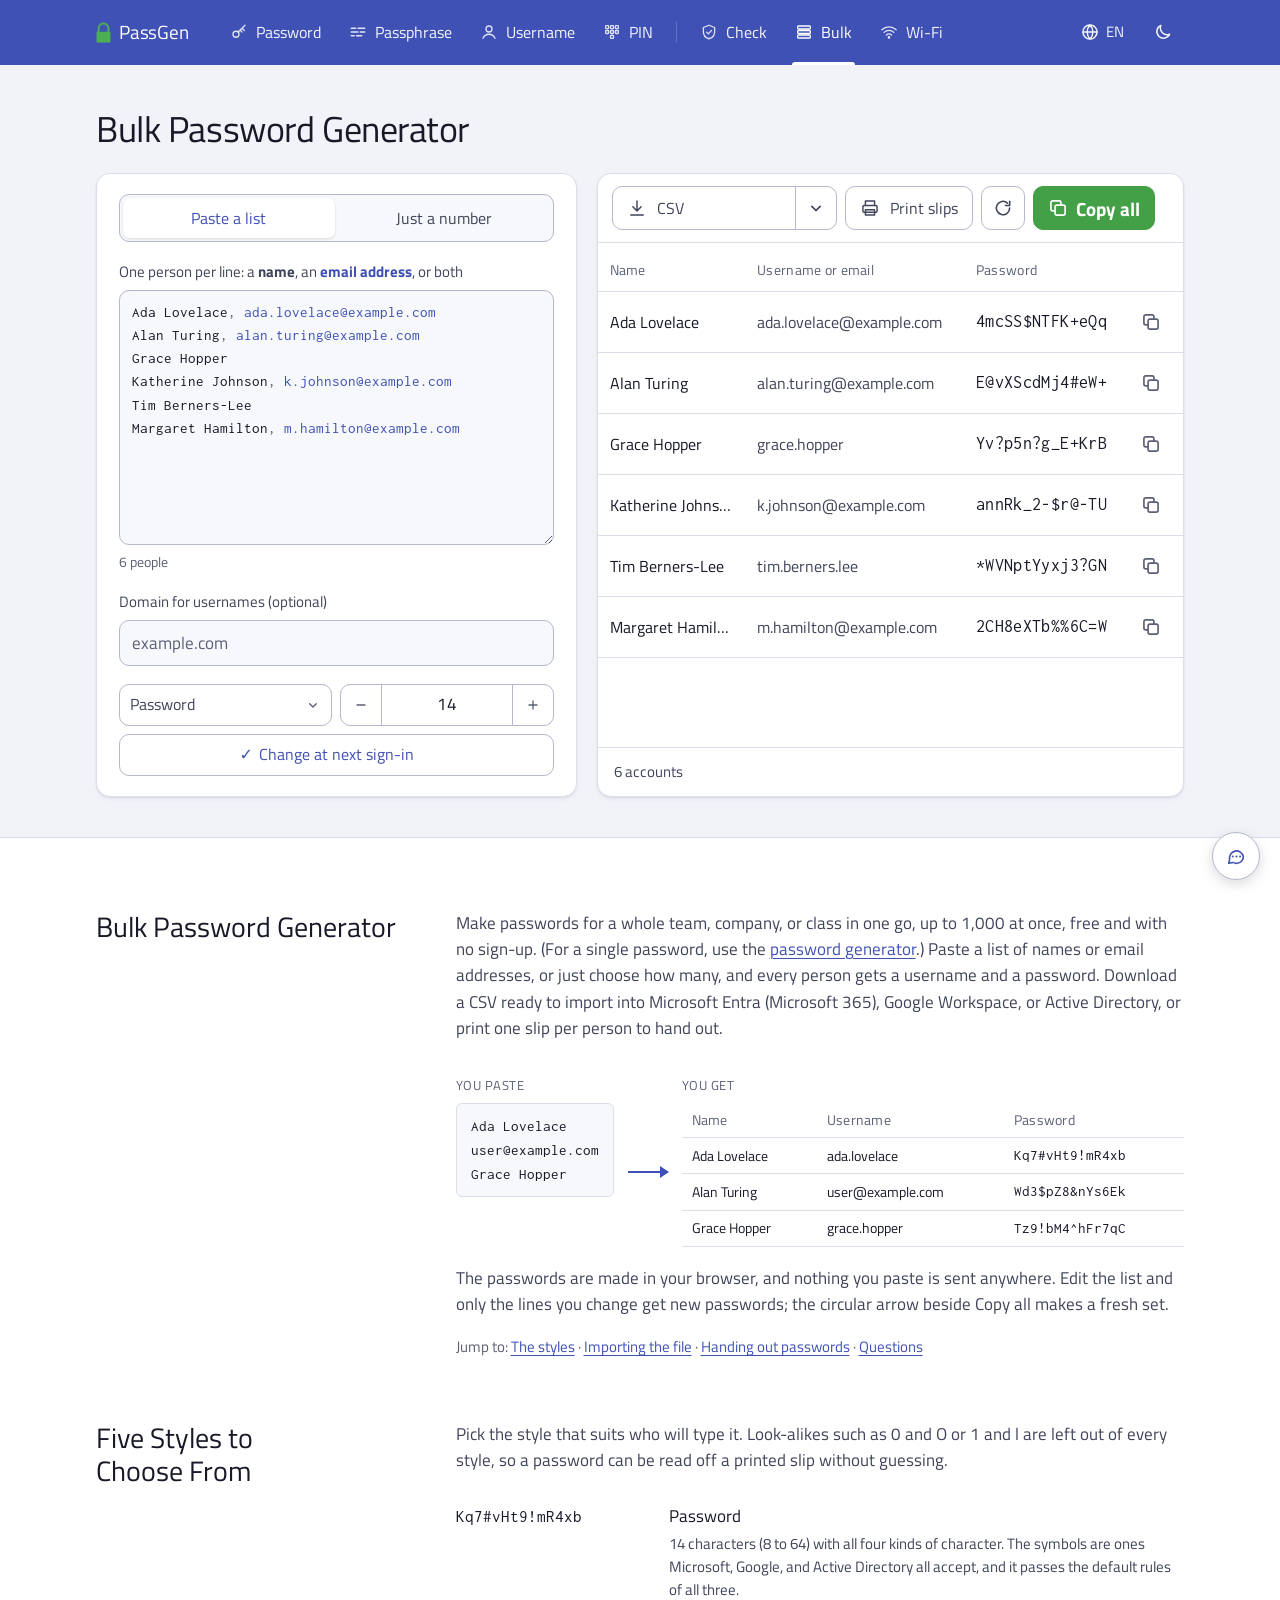
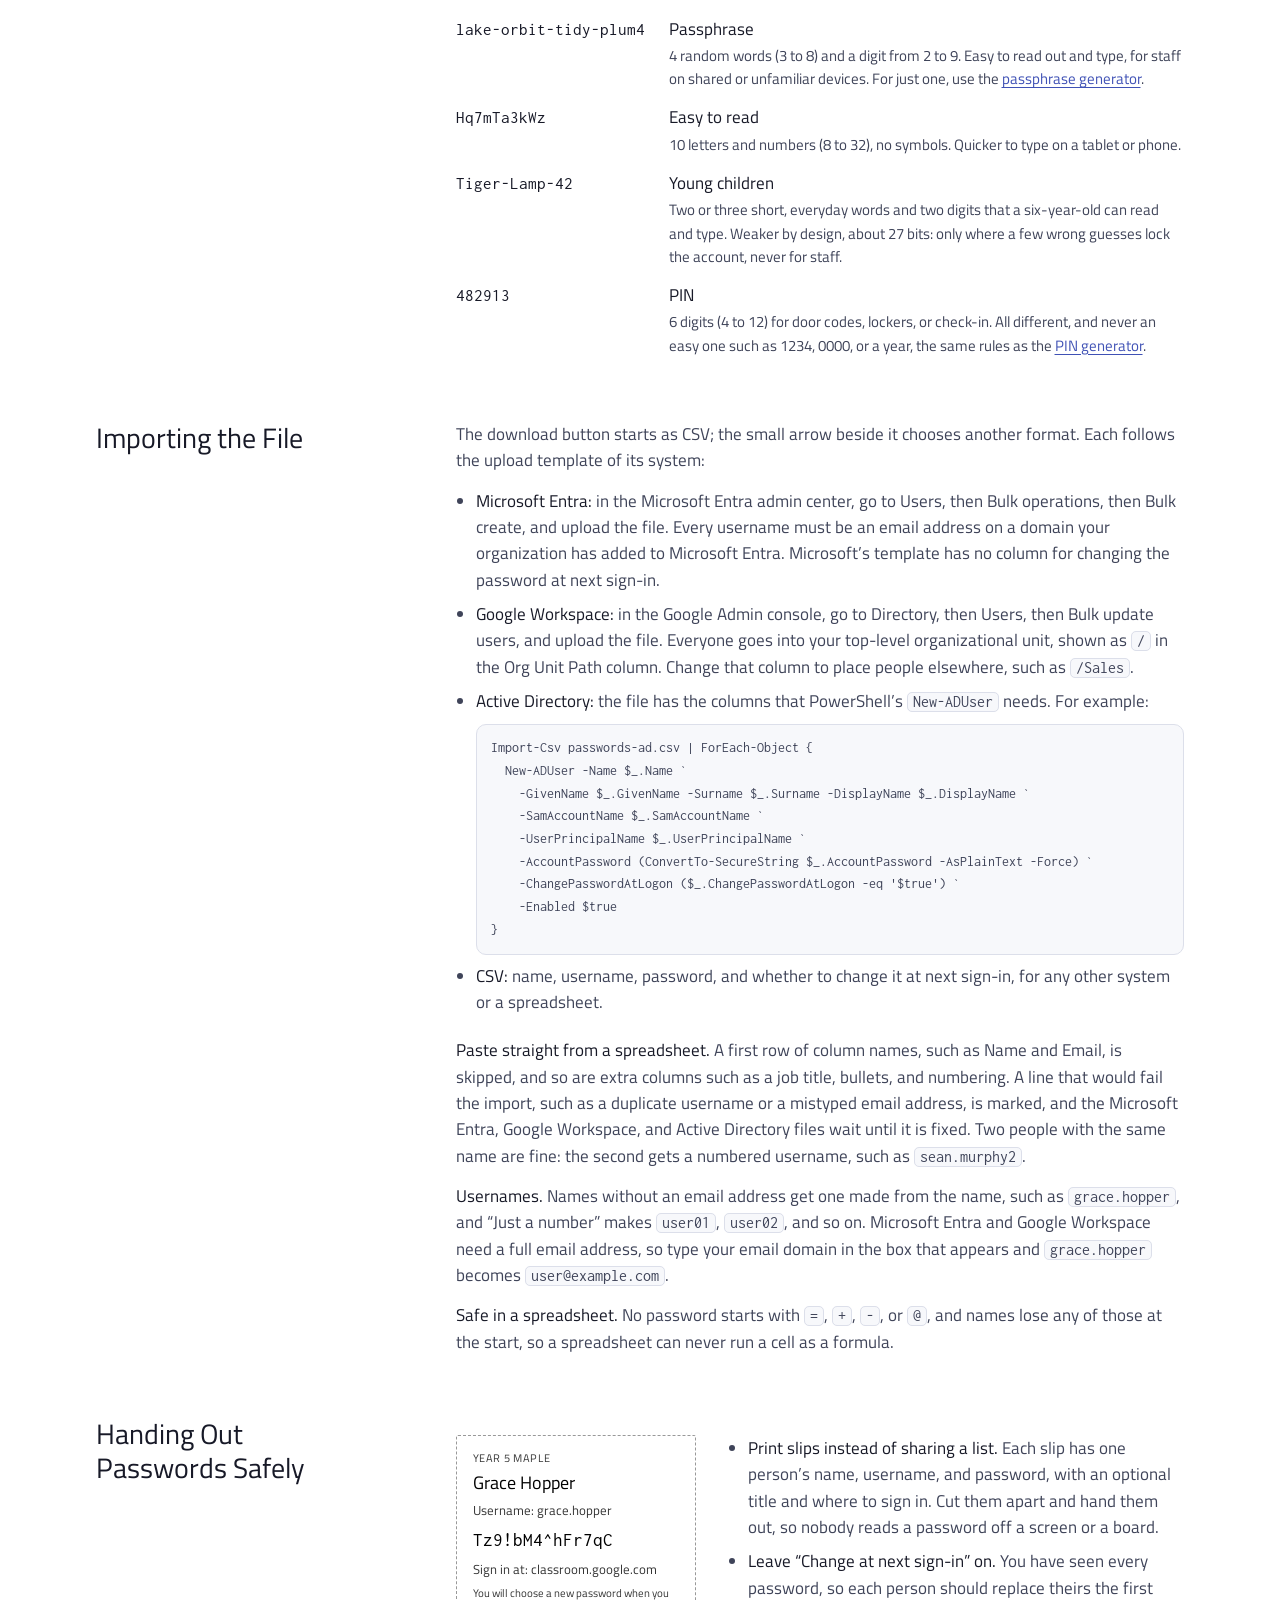
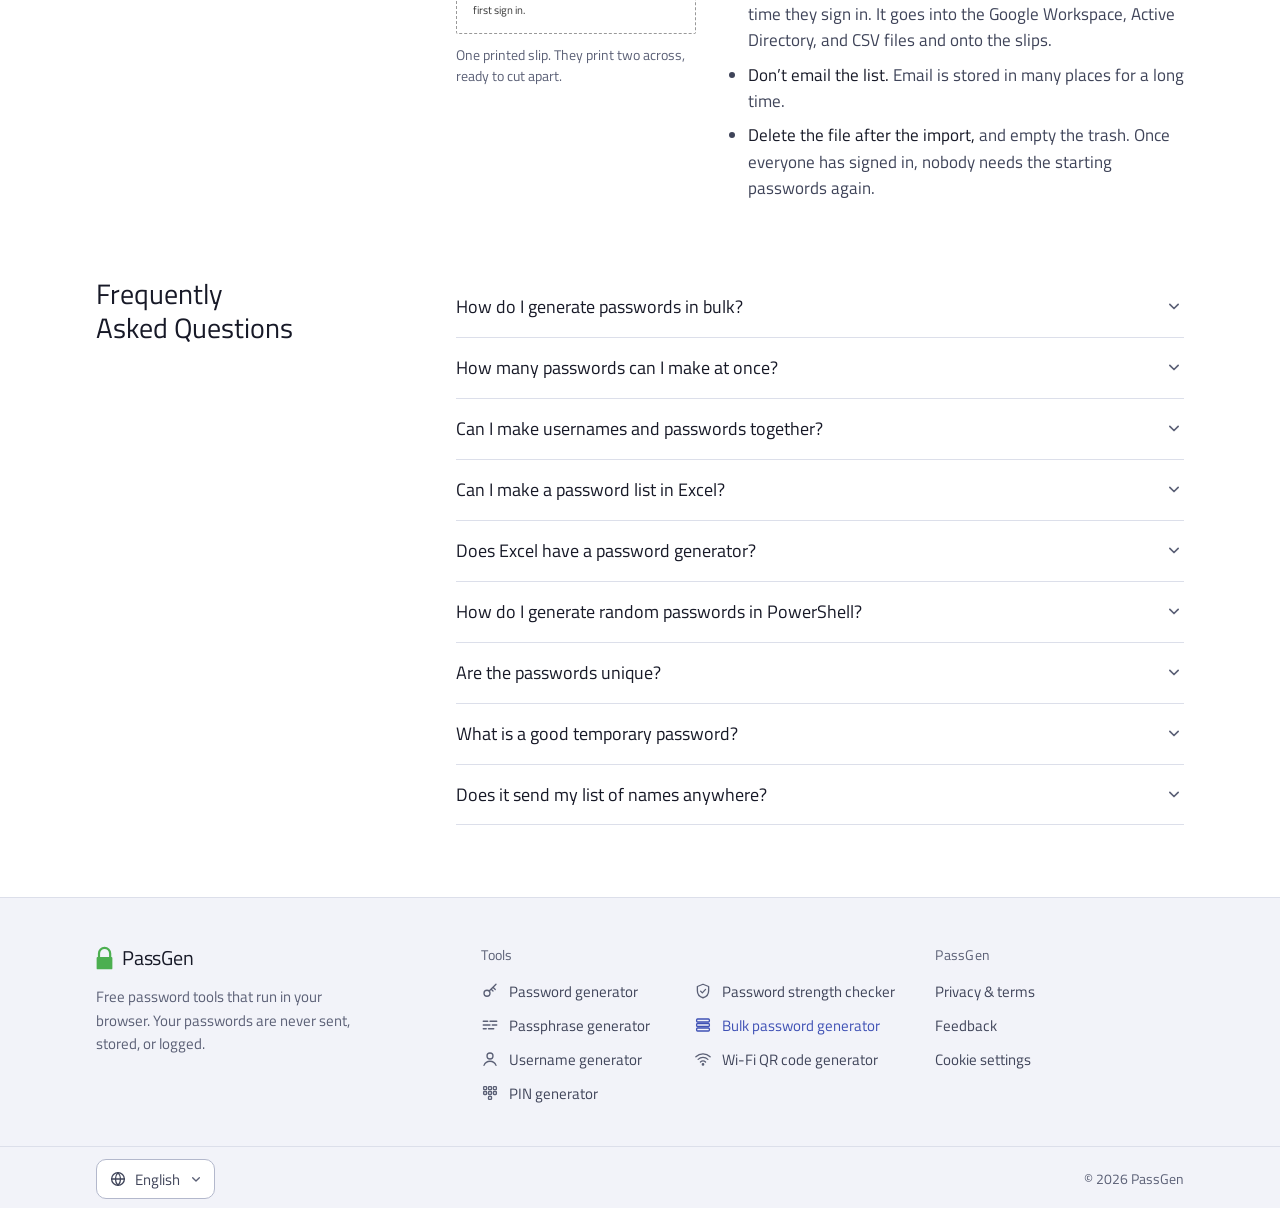
<file: bulk/index.html>
<!doctype html> <html lang="en" data-lang="en"> <head> <meta charset="utf-8"><meta http-equiv="Content-Security-Policy" content="default-src 'self'; script-src 'self' 'unsafe-inline'; style-src 'self' 'unsafe-inline'; img-src 'self' data:; font-src 'self'; connect-src 'self' https://api.pwnedpasswords.com; frame-src 'none'; object-src 'none';"> <meta name="viewport" content="width=device-width,initial-scale=1"> <title>Bulk Password Generator: CSV for Microsoft 365 and Google | PassGen</title> <meta name="description" content="Paste names or emails, get a password for each (up to 1,000). Export CSV for Microsoft Entra, Google Workspace, or Active Directory, or print slips."> <link rel="preload" href="/assets/fonts/inconsolata-latin.woff2" as="font" type="font/woff2" crossorigin> <link rel="preload" href="/assets/fonts/titillium-latin.woff2" as="font" type="font/woff2" crossorigin> <style>@font-face { font-family: "Titillium Web"; font-style: normal; font-weight: 400; font-display: swap; src: url("/assets/fonts/titillium-latin.woff2") format("woff2"); unicode-range: U+0-FF, U+131, U+152-153, U+2BB-2BC, U+2C6, U+2DA, U+2DC, U+304, U+308, U+329, U+2000-206F, U+20AC, U+2122, U+2191, U+2193, U+2212, U+2215, U+FEFF, U+FFFD; }@font-face { font-family: "Titillium Web"; font-style: normal; font-weight: 400; font-display: swap; src: url("/assets/fonts/titillium-latin-ext.woff2") format("woff2"); unicode-range: U+100-2BA, U+2BD-2C5, U+2C7-2CC, U+2CE-2D7, U+2DD-2FF, U+304, U+308, U+329, U+1D00-1DBF, U+1E00-1E9F, U+1EF2-1EFF, U+2020, U+20A0-20AB, U+20AD-20C0, U+2113, U+2C60-2C7F, U+A720-A7FF; }@font-face { font-family: Inconsolata; font-style: normal; font-weight: 400; font-display: block; src: url("/assets/fonts/inconsolata-latin.woff2") format("woff2"); unicode-range: U+0-FF, U+131, U+152-153, U+2BB-2BC, U+2C6, U+2DA, U+2DC, U+304, U+308, U+329, U+2000-206F, U+20AC, U+2122, U+2191, U+2193, U+2212, U+2215, U+FEFF, U+FFFD; }@font-face { font-family: Inconsolata; font-style: normal; font-weight: 400; font-display: block; src: url("/assets/fonts/inconsolata-latin-ext.woff2") format("woff2"); unicode-range: U+100-2BA, U+2BD-2C5, U+2C7-2CC, U+2CE-2D7, U+2DD-2FF, U+304, U+308, U+329, U+1D00-1DBF, U+1E00-1E9F, U+1EF2-1EFF, U+2020, U+20A0-20AB, U+20AD-20C0, U+2113, U+2C60-2C7F, U+A720-A7FF; }:root { color-scheme: light; --bg: #ffffff; --band: #f2f3f9; --slab: #ffffff; --sunk: #f7f8fb; --line: #dcdfea; --line-strong: #b3b8cc; --box: #767b90; --ink: #171927; --ink-2: #3f4459; --muted: #5b6076; --brand: #3F51B5; --brand-ink: #3F51B5; --brand-fill: #3F51B5; --brand-soft: #e8eaf6; --brand-line: #9aa4dc; --on-brand: #ffffff; --go: #4CAF50; --go-hover: #5cbb60; --go-ink: #0c2310; --sel: #c5cae9; --sel-ink: #171927; --s-weak: #c62828; --s-fair: #a86400; --s-strong: #3F51B5; --s-vstrong: #2e7d32; --s-empty: #dcdfea; --shadow: 0 1px 2px rgb(23 27 60 / .07),0 3px 8px -4px rgb(23 27 60 / .12); --pop-shadow: 0 10px 20px -8px rgb(23 27 60 / .28),0 2px 6px rgb(23 27 60 / .08); --scrim: rgb(15 17 30 / .38); --ui: "Titillium Web",system-ui,-apple-system,"Segoe UI",Roboto,"Noto Sans",sans-serif; --mono: "Inconsolata",ui-monospace,"SFMono-Regular",Menlo,Consolas,monospace; --r: 10px; --wrap: 880px; --wide: 1136px; --gutter: 24px; }@media (prefers-color-scheme: dark){:root:not([data-theme="light"]) { color-scheme: dark; --bg: #141518; --band: #1b1c21; --slab: #24262d; --sunk: #1e1f25; --line: #33363f; --line-strong: #4d515e; --box: #8a8fa0; --ink: #eceef3; --ink-2: #c6c9d4; --muted: #a3a7b6; --brand-ink: #82b1ff; --brand-fill: #4a5fd0; --brand-soft: #262d4d; --brand-line: #5465c4; --on-brand: #ffffff; --go: #4CAF50; --go-hover: #5cbb60; --go-ink: #0c2310; --sel: #3949ab; --sel-ink: #ffffff; --s-weak: #ef5350; --s-fair: #ffb300; --s-strong: #82b1ff; --s-vstrong: #66bb6a; --s-empty: #393c46; --shadow: 0 1px 2px rgb(0 0 0 / .3),0 3px 8px -4px rgb(0 0 0 / .4); --pop-shadow: 0 10px 20px -8px rgb(0 0 0 / .7),0 2px 6px rgb(0 0 0 / .3); --scrim: rgb(0 0 0 / .55); }}:root[data-theme="dark"] { color-scheme: dark; --bg: #141518; --band: #1b1c21; --slab: #24262d; --sunk: #1e1f25; --line: #33363f; --line-strong: #4d515e; --box: #8a8fa0; --ink: #eceef3; --ink-2: #c6c9d4; --muted: #a3a7b6; --brand-ink: #82b1ff; --brand-fill: #4a5fd0; --brand-soft: #262d4d; --brand-line: #5465c4; --on-brand: #ffffff; --go: #4CAF50; --go-hover: #5cbb60; --go-ink: #0c2310; --sel: #3949ab; --sel-ink: #ffffff; --s-weak: #ef5350; --s-fair: #ffb300; --s-strong: #82b1ff; --s-vstrong: #66bb6a; --s-empty: #393c46; --shadow: 0 1px 2px rgb(0 0 0 / .3),0 3px 8px -4px rgb(0 0 0 / .4); --pop-shadow: 0 10px 20px -8px rgb(0 0 0 / .7),0 2px 6px rgb(0 0 0 / .3); --scrim: rgb(0 0 0 / .55); }*, ::before, ::after { box-sizing: border-box; }html { text-size-adjust: 100%; scrollbar-color: var(--line-strong) transparent; scroll-behavior: smooth; }@media (prefers-reduced-motion: reduce){html { scroll-behavior: auto; }}body { margin: 0px; background: var(--bg); color: var(--ink); font: 400 17px/1.55 var(--ui); font-synthesis: none; -webkit-font-smoothing: antialiased; }body { display: flex; flex-direction: column; min-height: 100dvh; }body > main { flex: 1 0 auto; }::selection { background: var(--sel); color: var(--sel-ink); }a { color: var(--brand-ink); text-underline-offset: 0.2em; text-decoration-thickness: 1px; }a:hover { text-decoration-thickness: 2px; }button, input, select, textarea { font: inherit; color: inherit; }button { cursor: pointer; }:focus-visible { outline: 2px solid var(--brand-ink); outline-offset: 2px; border-radius: 6px; }.ico { width: 20px; height: 20px; flex: 0 0 auto; display: block; }.sr { width: 1px; height: 1px; overflow: hidden; clip: rect(0px, 0px, 0px, 0px); white-space: nowrap; position: absolute !important; }h1, h2, h3 { font-weight: 400; margin: 0px; text-wrap: balance; }.top { background: var(--band); border-bottom: 1px solid var(--line); }.top-in { max-width: var(--wide); margin: 0px auto; padding: 0 var(--gutter); height: 64px; display: flex; align-items: center; gap: 28px; }.brand { display: flex; align-items: center; gap: 10px; color: var(--ink); text-decoration: none; font-size: 22px; letter-spacing: -0.01em; flex: 0 0 auto; }.brand:hover { text-decoration: none; }.brand svg { width: 30px; height: 30px; }.tools { display: flex; align-self: stretch; gap: 2px; flex: 1 1 0%; min-width: 0px; }.tools a { position: relative; display: flex; align-items: center; gap: 8px; padding: 0px 13px; color: var(--ink-2); text-decoration: none; font-size: 16px; white-space: nowrap; }.tools a .ico { width: 18px; height: 18px; color: var(--muted); }.tools a:hover { color: var(--ink); }.tools a[aria-current="page"] { color: var(--brand-ink); }.tools a[aria-current="page"] .ico { color: var(--brand-ink); }.tools a[aria-current="page"]::after { content: ""; position: absolute; inset-inline: 10px; bottom: -1px; height: 3px; border-radius: 3px 3px 0px 0px; background: var(--brand-ink); }.tools .sep { width: 1px; background: var(--line); margin: 22px 8px; }.top-actions { display: flex; align-items: center; gap: 6px; flex: 0 0 auto; }.top-actions .menu-btn { display: none; }.icon-btn { display: inline-flex; align-items: center; justify-content: center; gap: 6px; height: 40px; min-width: 40px; padding: 0px 10px; border-radius: var(--r); border: 1px solid transparent; background: transparent; color: var(--ink-2); }.icon-btn:hover { background: var(--slab); border-color: var(--line); }.lang-btn .code { font-size: 15px; letter-spacing: 0.04em; }.band { background: var(--band); border-bottom: 1px solid var(--line); }.band-in { max-width: var(--wrap); margin: 0px auto; padding: 44px var(--gutter) 40px; }.title { display: flex; flex-wrap: wrap; align-items: baseline; justify-content: space-between; gap: 6px 24px; }h1 { font-size: 36px; line-height: 1.12; letter-spacing: -0.012em; color: var(--ink); }.recipe { display: flex; flex-wrap: wrap; gap: 8px; margin: 24px 0px 14px; padding: 0px; list-style: none; }.chip { display: inline-flex; align-items: center; gap: 8px; height: 42px; padding: 0px 14px; border-radius: var(--r); border: 1px solid var(--line-strong); background: var(--slab); color: var(--ink-2); font-size: 16px; white-space: nowrap; transition: background-color 0.15s, border-color 0.15s, color 0.15s; }.chip:hover { border-color: var(--brand-line); color: var(--ink); }.chip .ico { width: 16px; height: 16px; color: var(--muted); transition: transform 0.2s cubic-bezier(0.2, 0.8, 0.2, 1); }.chip .val { color: var(--ink); }.chip[aria-pressed="true"] { background: var(--brand-soft); border-color: var(--brand-line); color: var(--brand-ink); }@keyframes nope { 
  20%, 60% { transform: translateX(-4px); }
  40%, 80% { transform: translateX(4px); }
}.recipe li { display: flex; }.recipe li > .chip { flex: 1 1 0%; justify-content: center; }.slab { background: var(--slab); border: 1px solid var(--line); border-radius: 14px; box-shadow: var(--shadow); }.row-copy { width: 40px; height: 40px; display: grid; place-items: center; border-radius: 8px; border: 1px solid transparent; background: none; color: var(--muted); }.row-copy:hover { border-color: var(--line); color: var(--ink); }.btn { display: inline-flex; align-items: center; justify-content: center; gap: 10px; height: 52px; padding: 0px 22px; border-radius: var(--r); border: 1px solid var(--line-strong); background: var(--slab); color: var(--ink); font-size: 18px; white-space: nowrap; transition: background-color 0.15s, border-color 0.15s, transform 0.1s; }.btn:active { transform: translateY(1px); }.btn .ico { width: 20px; height: 20px; }.btn-icon { width: 52px; padding: 0px; color: var(--ink-2); }.btn-icon:hover { border-color: var(--brand-line); color: var(--brand-ink); }.btn-icon .ico { transition: transform 0.45s cubic-bezier(0.2, 0.8, 0.2, 1); }.btn-go { background: var(--go); border-color: var(--go); color: var(--go-ink); min-width: 132px; }.btn-go:hover { background: var(--go-hover); border-color: var(--go-hover); }.btn-go .labels { display: grid; }.btn-go .labels > span { grid-area: 1 / 1; transition: opacity 0.15s; }.btn-go .labels > span[hidden] { display: block; visibility: hidden; opacity: 0; }.btn-go .ic-wrap { display: grid; width: 20px; height: 20px; }.btn-go .ic-wrap svg { width: 20px; height: 20px; grid-area: 1 / 1; transition: opacity 0.15s, transform 0.25s cubic-bezier(0.2, 0.8, 0.2, 1); }.btn-go .ic-done { opacity: 0; transform: scale(0.5); }.btn-quiet { height: 44px; font-size: 16px; padding: 0px 14px; color: var(--ink-2); }.btn-quiet:hover { border-color: var(--brand-line); color: var(--brand-ink); }.foot-sp { flex: 1 1 0%; }.btn:disabled { opacity: 0.5; cursor: not-allowed; }.bulk-in { max-width: var(--wide); }.bulk { display: grid; grid-template-columns: 340px minmax(0px, 1fr); gap: 20px; margin-top: 24px; align-items: start; }.bulk-form { padding: 18px; display: grid; gap: 18px; }.lab { display: block; font-size: 15px; color: var(--ink-2); margin: 0px 0px 6px; }.seg { display: grid; grid-template-columns: 1fr 1fr; border: 1px solid var(--line-strong); border-radius: var(--r); padding: 3px; gap: 3px; background: var(--sunk); }.seg label { position: relative; }.seg input { position: absolute; opacity: 0; inset: 0px; margin: 0px; cursor: pointer; }.seg span { display: flex; align-items: center; justify-content: center; height: 40px; border-radius: 7px; color: var(--ink-2); font-size: 16px; transition: background-color 0.15s, color 0.15s; }.seg input:checked + span { background: var(--slab); color: var(--brand-ink); box-shadow: rgba(0, 0, 0, 0.12) 0px 1px 3px; }.seg input:focus-visible + span { outline: 2px solid var(--brand-ink); outline-offset: 1px; }textarea { width: 100%; border: 1px solid var(--line-strong); border-radius: var(--r); background: var(--sunk); padding: 10px 12px; font: 15px/1.55 var(--mono); color: var(--ink); resize: vertical; min-height: 170px; }.mode-list .hint { margin-top: 6px; }.bulk-out { min-width: 0px; overflow: hidden; }.bulk-bar { display: flex; flex-wrap: wrap; gap: 8px; align-items: center; padding: 12px 14px; border-bottom: 1px solid var(--line); }.btn-sm { height: 44px; font-size: 16px; min-width: 0px; padding: 0px 14px; gap: 8px; }.tbl-wrap { max-height: 470px; overflow: auto; }.bulk-tbl { margin: 0px; }.bulk-tbl th { position: sticky; top: 0px; background: var(--slab); z-index: 1; }.bulk-tbl th, .bulk-tbl td { padding: 6px 14px; }.bulk-tbl td { color: var(--ink-2); white-space: nowrap; }.bulk-tbl .c-pw { color: var(--ink); font-size: 18px; letter-spacing: 0.02em; }.bulk-tbl .c-copy { width: 56px; text-align: end; }.bulk-note { display: flex; gap: 8px; align-items: center; margin: 0px; padding: 12px 16px; border-top: 1px solid var(--line); color: var(--muted); font-size: 15px; }@starting-style {
  .pop:popover-open { opacity: 0; transform: translateY(-4px); }
}.picks { display: flex; flex-wrap: wrap; gap: 6px; margin-top: 10px; }.pick { min-width: 48px; height: 38px; padding: 0px 10px; border-radius: 8px; border: 1px solid var(--line); background: var(--sunk); color: var(--ink-2); font-variant-numeric: tabular-nums; }.pick:hover { border-color: var(--brand-line); color: var(--ink); }.pick[aria-pressed="true"] { background: var(--brand-fill); border-color: var(--brand-fill); color: var(--on-brand); }.hint { font-size: 14px; color: var(--muted); margin: 10px 0px 0px; }.opt code, .pop code, .mono { font-family: var(--mono); font-size: 15px; color: var(--muted); letter-spacing: 0.04em; word-break: break-all; }.guide { max-width: var(--wrap); margin: 0px auto; padding: 24px var(--gutter) 72px; }.guide section { max-width: 68ch; padding-top: 48px; }.guide h2 { font-size: 28px; line-height: 1.2; margin-bottom: 12px; color: var(--ink); }.guide p, .guide li { color: var(--ink-2); }.guide p { margin: 0px 0px 14px; }.tbl { width: 100%; border-collapse: collapse; font-variant-numeric: tabular-nums; font-size: 16px; margin-top: 6px; }.tbl th, .tbl td { text-align: start; padding: 10px 12px; border-bottom: 1px solid var(--line); }.tbl th { color: var(--muted); font-size: 14px; letter-spacing: 0.02em; }.tbl td:first-child { color: var(--ink); }.fb-fab { transition: opacity 0.2s, transform 0.2s; }@keyframes rise { 
  0% { opacity: 0; transform: translateY(8px); }
}.input, .select { height: 46px; border: 1px solid var(--line-strong); border-radius: var(--r); background: var(--sunk); padding: 0px 12px; width: 100%; }.input::placeholder, textarea::placeholder { color: var(--muted); }.input:focus, .select:focus, textarea:focus { outline: none; border-color: var(--brand-ink); box-shadow: 0 0 0 1px var(--brand-ink); }.toast { position: fixed; left: 50%; bottom: 24px; transform: translate(-50%, 16px); background: var(--ink); color: var(--bg); padding: 10px 16px; border-radius: 10px; font-size: 15px; opacity: 0; pointer-events: none; transition: opacity 0.18s, transform 0.25s cubic-bezier(0.2, 0.8, 0.2, 1); z-index: 50; max-width: calc(-32px + 100vw); }.print-only { display: none; }@media print{body > :not(.print-only) { display: none !important; }.print-only { display: block !important; }}@media (max-width: 1120px){.tools a .ico { display: none; }.tools a { padding: 0px 10px; }}@media (max-width: 999px){.recipe { margin: 18px 0px 12px; gap: 6px; display: grid; grid-template-columns: repeat(12, minmax(0px, 1fr)); grid-auto-flow: dense; }.recipe > li { grid-column: span 4; }.recipe .r-words { grid-column: span 5; }.recipe .r-sep { grid-column: span 7; }}@media (max-width: 860px){:root { --gutter: 16px; }.top-in { display: grid; grid-template-columns: minmax(0px, 1fr) auto; height: auto; padding: 0px; gap: 0px; }.brand { font-size: 20px; height: 56px; padding-inline: 16px; }.brand svg { width: 26px; height: 26px; }.top-actions { padding-inline-end: 8px; grid-area: 1 / 2; }.top-actions .menu-btn { display: inline-flex; }.tools { grid-area: 2 / 1 / auto / -1; border-top: 1px solid var(--line); overflow-x: auto; scrollbar-width: none; height: 48px; padding: 0px 8px; scroll-snap-type: x; mask-image: linear-gradient(90deg, rgb(0, 0, 0) 88%, transparent); }[dir="rtl"] .tools { mask-image: linear-gradient(270deg, rgb(0, 0, 0) 88%, transparent); }.tools::-webkit-scrollbar { display: none; }.tools a { padding: 0px 12px; scroll-snap-align: start; }.tools a .ico { display: block; }.tools .sep { margin: 14px 4px; }.band-in { padding: 24px var(--gutter) 28px; }h1 { font-size: 28px; }.title { display: block; }.bulk { grid-template-columns: 1fr; }.bulk-tbl thead { display: none; }.bulk-tbl tr { display: grid; grid-template-columns: minmax(0px, 1fr) 48px; grid-template-areas: "n c" "u c" "p c"; padding: 10px 14px; border-bottom: 1px solid var(--line); }.bulk-tbl td { border: 0px; padding: 0px; white-space: normal; overflow-wrap: anywhere; }.bulk-tbl .c-name { grid-area: n; color: var(--ink); }.bulk-tbl .c-user { grid-area: u; font-size: 15px; }.bulk-tbl .c-pw { grid-area: p; margin-top: 2px; }.bulk-tbl .c-copy { grid-area: c; align-self: center; width: auto; }.chip { height: 42px; padding: 0px 10px; font-size: 15px; gap: 7px; }.btn-go { width: 100%; }.guide section { padding-top: 36px; }.guide h2 { font-size: 24px; }@starting-style {
  .pop:not(.pop-info):popover-open { transform: translateY(24px); }
}@starting-style {
  .pop.pop-full:popover-open, .lang-pop:popover-open { transform: none; opacity: 0; }
}}@media (prefers-reduced-motion: reduce){*, ::before, ::after { animation-duration: 0.01ms !important; animation-iteration-count: 1 !important; transition-duration: 0.01ms !important; }}:root[data-theme="dark"] .theme-btn .ic-moon, :root:not([data-theme="dark"]) .theme-btn .ic-sun { display: none; }:root.theme-switching, :root.theme-switching *, :root.theme-switching ::before, :root.theme-switching ::after { transition: none !important; }:root:not([data-theme="dark"]) .top { --band: #3F51B5; --line: rgb(255 255 255 / .2); --line-strong: rgb(255 255 255 / .5); --ink: #ffffff; --ink-2: rgb(255 255 255 / .94); --muted: rgb(255 255 255 / .84); --brand-ink: #ffffff; --brand-fill: #ffffff; --brand-soft: rgb(255 255 255 / .16); --brand-line: rgb(255 255 255 / .75); --on-brand: #3F51B5; --box: rgb(255 255 255 / .8); border-bottom-color: transparent; }:root:not([data-theme="dark"]) .top .icon-btn:hover { background: rgba(255, 255, 255, 0.12); border-color: transparent; }:root:not([data-theme="dark"]) .top .pop, :root:not([data-theme="dark"]) .top dialog { --line: #dcdfea; --line-strong: #b3b8cc; --ink: #171927; --ink-2: #3f4459; --muted: #5b6076; --brand-ink: #3F51B5; --brand-fill: #3F51B5; --brand-soft: #e8eaf6; --brand-line: #9aa4dc; --on-brand: #ffffff; --box: #767b90; }@font-face { font-family: "PG Bold"; font-style: normal; font-weight: 700; font-display: swap; src: url("/assets/fonts/titillium-700-latin.woff2") format("woff2"); unicode-range: U+0-FF, U+131, U+152-153, U+2BB-2BC, U+2C6, U+2DA, U+2DC, U+304, U+308, U+329, U+2000-206F, U+20AC, U+2122, U+2191, U+2193, U+2212, U+2215, U+FEFF, U+FFFD; }@font-face { font-family: "PG Bold"; font-style: normal; font-weight: 700; font-display: swap; src: url("/assets/fonts/titillium-700-latin-ext.woff2") format("woff2"); unicode-range: U+100-2BA, U+2BD-2C5, U+2C7-2CC, U+2CE-2D7, U+2DD-2FF, U+304, U+308, U+329, U+1D00-1DBF, U+1E00-1E9F, U+1EF2-1EFF, U+2020, U+20A0-20AB, U+20AD-20C0, U+2113, U+2C60-2C7F, U+A720-A7FF; }html[data-theme]:root { --go: #43A047; --go-hover: #3B9440; --go-ink: #ffffff; }.btn-go { font-size: 19px; font-family: "PG Bold", "Titillium Web", system-ui, sans-serif; font-weight: 700; }.brand .lock { width: 17px; height: 24px; flex: 0 0 auto; }.brand { gap: 9px; }.top { position: sticky; top: calc(var(--hdr-h, 64px) * -1); z-index: 40; }@keyframes hdr-in { 
  0% { transform: translateY(-100%); }
  100% { transform: none; }
}.guide section[id] { scroll-margin-top: -24px; }@media (max-width: 860px){.guide section[id] { scroll-margin-top: -12px; }}html[data-theme]:root { --s-strong: #689F38; }html[data-theme="dark"]:root { --s-strong: #9CCC65; }@media (min-width: 1000px){.guide { max-width: var(--wide); }.guide section { max-width: none; display: grid; grid-template-columns: minmax(0px, 1fr) minmax(0px, 2.4fr); column-gap: 56px; }.guide section > * { grid-column: 2; }.guide section > h2 { grid-area: 1 / 1 / span 40; align-self: start; }.recipe { gap: 6px; }.recipe .chip { padding-inline: 12px; }}@media (min-width: 1000px){.recipe { gap: 5px; }.recipe .chip { padding-inline: 10px; }}@media (min-width: 1000px){.recipe { gap: 4px; }}@media (min-width: 1000px){.recipe:not(.compact) { justify-content: space-between; }}@media (min-width: 1000px){:root.tool-wide .band-in:not(.bulk-in) { padding-inline: var(--gutter); }}@media (min-width: 1000px){.recipe:not(.compact) { justify-content: flex-start; }.recipe:not(.compact) > li > .chip { width: 100%; }}.recipe .split { display: flex; flex: 1 1 0%; min-width: 0px; }.recipe .split > .chip:first-child { flex: 1 1 0%; border-start-end-radius: 0px; border-end-end-radius: 0px; }.recipe .len-split { display: flex; flex: 1 1 0%; min-width: 0px; }.recipe .len-split > .chip { border-radius: 0px; margin-inline-start: -1px; justify-content: center; }.recipe .len-split > .chip:first-child { margin-inline-start: 0px; border-start-start-radius: var(--r); border-end-start-radius: var(--r); }.recipe .len-split > .chip:last-child { border-start-end-radius: var(--r); border-end-end-radius: var(--r); }.recipe .len-split .step { flex: 0 0 auto; width: 38px; padding: 0px; color: var(--ink-2); }.recipe .len-split .step .ico { width: 16px; height: 16px; }.recipe .len-split .step:disabled { color: var(--line-strong); cursor: default; }.recipe .len-split .len-num { flex: 1 1 0%; min-width: 0px; padding-inline: 6px; cursor: default; font-variant-numeric: tabular-nums; font-size: 17px; color: var(--ink); }.recipe .len-split .len-num:hover { border-color: var(--line-strong); }.recipe .len-split > .chip.step:first-child { flex: 0 0 auto; }.recipe .len-split > .chip.step { flex: 0 0 auto; }@media (hover: hover) and (pointer: fine){:root.scrubbing, :root.scrubbing * { cursor: ew-resize !important; user-select: none; }}.recipe .split > .chip:first-child { justify-content: center; }.btn-icon .ico { transition: none; }@keyframes pg-turn { 
  0% { transform: rotate(0deg); }
  100% { transform: rotate(360deg); }
}.recipe.pp-row .opt-tog .opt-ch { font-size: 17px; letter-spacing: 0.04em; }.recipe.pp-row .len-split .len-num { flex: 0 0 auto; width: 3.4ch; padding-inline: 4px; font-size: 17px; color: var(--ink); cursor: default; }@media (min-width: 1000px){.recipe.pp-row { gap: 6px; }.recipe.pp-row:not(.compact) > li:not(.gap):not(.r-words) { flex: 1 1 auto; }.recipe.pp-row:not(.compact) > li.r-words { flex: 0 0 auto; }.recipe.pp-row .len-split { flex: 0 0 auto; }}@media (max-width: 999px){.recipe.pp-row { grid-template-columns: repeat(24, minmax(0px, 1fr)); }.recipe.pp-row > li.r-words { grid-column: span 10; }.recipe.pp-row > li.r-sep { grid-column: span 14; }.recipe.pp-row .len-split .step { width: 44px; }.recipe.pp-row .len-split .len-num { flex: 1 1 0%; }}.stack { display: inline-grid; justify-items: center; }.stack > * { grid-area: 1 / 1; }.stack > .sizer { visibility: hidden; white-space: nowrap; }.stack { justify-items: start; }.recipe .chip:has(> .stack):has(> .chev) { justify-content: flex-start; }.recipe .chip:has(> .stack):has(> .chev) > .chev { margin-inline-start: auto; }.recipe.pp-row .len-split .len-num { width: auto; padding-inline: 14px; }.recipe.pp-row .len-split .len-num .stack { justify-items: center; }@media (max-width: 999px){.recipe.pp-row > li.r-words { grid-column: span 12; }.recipe.pp-row > li.r-sep { grid-column: span 12; }.recipe.pp-row .len-split .len-num { padding-inline: 6px; }}@media (max-width: 359px){.recipe.pp-row > li.r-words, .recipe.pp-row > li.r-sep, .recipe.pp-row > li.r-wl { grid-column: span 24; }}.recipe.pw-row .r-set .chip[aria-pressed="true"], .recipe.pw-row .look-tog[aria-pressed="true"], .recipe.pp-row .opt-tog[aria-pressed="true"], .recipe .chip.chip-more.on { background: var(--brand-soft); border-color: var(--brand-line); color: var(--brand-ink); }.recipe.pw-row .r-set .chip[aria-pressed="true"], .recipe.pw-row .look-tog[aria-pressed="true"], .recipe.pp-row .opt-tog[aria-pressed="true"], .recipe .chip.chip-more.on { background: color-mix(in srgb,var(--brand-fill) 17%,var(--slab)); border-color: color-mix(in srgb,var(--brand-fill) 60%,var(--slab)); }.recipe .r-set .chip[aria-pressed="true"], .recipe .look-tog[aria-pressed="true"], .recipe .opt-tog[aria-pressed="true"], .recipe .chip.chip-more.on, .recipe.pw-row .r-set .chip[aria-pressed="true"], .recipe.pw-row .look-tog[aria-pressed="true"], .recipe.pp-row .opt-tog[aria-pressed="true"], .recipe.pin-row .look-tog[aria-pressed="true"] { background: var(--slab); border-color: var(--line-strong); color: var(--brand-ink); box-shadow: inset 0 -3px 0 var(--brand-fill); }.recipe .r-set .chip[aria-pressed="true"] > span:not(.sr), .recipe .opt-tog[aria-pressed="true"] .opt-ch { color: var(--brand-ink); }.recipe .r-set .chip[aria-pressed="true"], .recipe .look-tog[aria-pressed="true"], .recipe .opt-tog[aria-pressed="true"], .recipe .chip.chip-more.on, .recipe.pw-row .r-set .chip[aria-pressed="true"], .recipe.pw-row .look-tog[aria-pressed="true"], .recipe.pp-row .opt-tog[aria-pressed="true"], .recipe.pin-row .look-tog[aria-pressed="true"] { background: var(--slab); border-color: var(--line-strong); color: var(--brand-ink); box-shadow: none; }.recipe .r-set .chip > span:not(.sr):not(.box)::before, .recipe .opt-tog .opt-ch::before, .recipe .look-tog.skip-words::before { content: "✓"; display: inline-block; width: 0.9em; margin-inline-end: 5px; font-family: var(--ui); font-weight: 400; color: transparent; text-decoration: none; }.recipe .r-set .chip[aria-pressed="true"] > span:not(.sr):not(.box)::before, .recipe .opt-tog[aria-pressed="true"] .opt-ch::before, .recipe .look-tog.skip-words[aria-pressed="true"]::before { color: var(--brand-fill); }.recipe .r-set .chip > span:not(.sr):not(.box), .recipe .opt-tog .opt-ch { position: relative; }.recipe .r-set .chip > span:not(.sr):not(.box)::before, .recipe .opt-tog .opt-ch::before { position: absolute; right: 100%; top: 50%; transform: translateY(-50%); width: auto; margin: 0px 6px 0px 0px; }.recipe .r-set .chip[aria-pressed="true"] > span:not(.sr):not(.box)::before, .recipe .opt-tog[aria-pressed="true"] .opt-ch::before, .recipe .look-tog.skip-words[aria-pressed="true"]::before { color: var(--brand-ink); }.recipe.pp-row .opt-tog { padding-inline: 26px; }.recipe .r-set .chip > span:not(.sr):not(.box)::before, .recipe .opt-tog .opt-ch::before { right: auto; inset-inline-end: 100%; margin: 0px; margin-inline-end: 6px; }.top-in .brand { font-size: 19px; gap: 8px; }.top-in .brand .lock { width: 15px; height: 21px; }@media (max-width: 999px){.top-in .brand { font-size: 18px; }.top-in .brand .lock { width: 14px; height: 20px; }}@media (min-width: 1000px){:root { --rail: 154px; }}@media (hover: hover) and (pointer: fine){.recipe.recipe.recipe :is(.r-set .chip, .look-tog, .opt-tog, .chip-more):hover { border-color: var(--brand-line); color: var(--brand-ink); background: color-mix(in srgb,var(--brand-fill) 7%,var(--slab)); }.recipe.recipe .len-split .step:hover, .recipe.recipe .len-split input.len-num:hover { border-color: var(--brand-line); color: var(--brand-ink); background: color-mix(in srgb,var(--brand-fill) 7%,var(--slab)); position: relative; z-index: 1; }.top-in .brand:hover { opacity: 0.85; }}@media (min-width: 1000px){.bulk { grid-template-columns: 300px minmax(0px, 1fr); }}.recipe.pp-row.bk-row { display: grid; grid-template-columns: minmax(0px, 1fr); gap: 8px; margin: 0px; }.recipe.pp-row.bk-row > li { grid-column: 1 / -1; flex: 0 0 auto; }.recipe.pp-row.bk-row .len-split { flex: 1 1 0%; }.recipe.pp-row.bk-row .len-split .len-num { flex: 1 1 0%; }.bulk-note .count { color: var(--ink-2); }@media (max-width: 999px){.recipe.pp-row.bk-row { grid-template-columns: minmax(0px, 1fr) minmax(0px, 1fr); }.recipe.pp-row.bk-row > li.r-sep, .recipe.pp-row.bk-row > li.r-words { grid-column: auto; }}.recipe.pp-row.bk-row .chip { justify-content: center; }.recipe.pp-row.bk-row .r-sep .chip { justify-content: space-between; }.recipe.pp-row.bk-row .len-split .step { width: 42px; }.recipe.pp-row.bk-row .len-split .len-num { padding-inline: 10px; }.recipe.pp-row.bk-row .opt-tog .opt-ch { font-size: 16px; letter-spacing: 0px; }.bulk-bar .split { display: inline-flex; }.bulk-bar .foot-sp { display: none; }.bulk-bar .btn-icon { width: 44px; height: 44px; }.bulk-bar .bk-dl #dl { border-start-end-radius: 0px; border-end-end-radius: 0px; }.bulk-bar .bk-dl .chip-more { border-start-start-radius: 0px; border-end-start-radius: 0px; margin-inline-start: -1px; padding-inline: 10px; }.bulk-bar .bk-dl .stack { justify-items: start; }@media (max-width: 999px){.bulk-bar { flex-wrap: wrap; row-gap: 8px; }.bulk-bar .bk-dl { order: 1; flex: 1 1 100%; display: flex; }.bulk-bar .bk-dl #dl { flex: 1 1 0%; }.bulk-bar #print { order: 2; padding-inline: 14px; }.bulk-bar #regen { order: 3; flex: 0 0 auto; }.bulk-bar #copyall { order: 4; flex: 1 1 0%; }}@media (max-width: 360px){.bulk-bar #print { font-size: 0px; gap: 0px; width: 44px; padding: 0px; flex: 0 0 auto; }}.bulk-bar.tight #print { font-size: 0px; gap: 0px; width: 44px; padding: 0px; flex: 0 0 auto; }@media (max-width: 999px){.bulk-bar .foot-sp { display: none; }.bulk-note .count { white-space: nowrap; }.bulk .tbl.bulk-tbl td { white-space: normal; }}@media (min-width: 861px){.bulk-tbl { width: 100%; }.tbl.bulk-tbl td.c-name, .tbl.bulk-tbl td.c-user { max-width: 0px; overflow: hidden; text-overflow: ellipsis; white-space: nowrap; }.bulk-tbl td.c-name { width: 45%; }.bulk-tbl td.c-user { width: 55%; }.bulk-tbl td.c-copy, .bulk-tbl th:nth-child(4) { width: 1%; }.bulk-tbl td.c-pw, .bulk-tbl th:nth-child(3) { width: 1%; white-space: nowrap; }.bulk .tbl.bulk-tbl td.c-pw { white-space: nowrap; word-break: normal; overflow-wrap: normal; }}@media (min-width: 1000px) and (max-width: 1199px){.bulk { grid-template-columns: 270px minmax(0px, 1fr); }}@media (min-width: 1000px){.band-in.bulk-in { max-width: var(--wide); margin-inline: auto; padding-inline: var(--gutter); }}@media (min-width: 1000px){.bulk { grid-template-columns: minmax(0px, 9fr) minmax(0px, 11fr); align-items: stretch; }.bulk-form { padding: 20px 22px; align-content: start; }.bulk-form > .mode-count .input { max-width: 200px; }.recipe.pp-row.bk-row { grid-template-columns: minmax(0px, 1fr) minmax(0px, 1fr); }.recipe.pp-row.bk-row > li.r-sep, .recipe.pp-row.bk-row > li.r-words { grid-column: auto; }.bulk-out { display: flex; flex-direction: column; }.bulk-out .tbl-wrap { flex: 1 1 0px; min-height: 240px; max-height: none; overflow: auto; }}@media (min-width: 1000px) and (max-width: 1199px){.bulk { grid-template-columns: minmax(0px, 2fr) minmax(0px, 3fr); }}.bulk .hl-field textarea { min-height: calc(254.5px); }.skip { position: absolute; left: 12px; top: -60px; z-index: 100; background: var(--slab); color: var(--ink); padding: 10px 14px; border-radius: 8px; box-shadow: rgba(0, 0, 0, 0.2) 0px 2px 10px; text-decoration: none; }.skip:focus { top: 12px; }main:focus { outline: none; }@media (max-width: 860px){.bulk .tbl-wrap { max-height: none; overflow: visible; }}.bulk-form .hint.warn { color: var(--s-weak); }.hl-field { position: relative; }.hl-field textarea { position: relative; z-index: 1; display: block; background: transparent; color: transparent; caret-color: var(--ink); }.hl-field textarea::selection { background: color-mix(in srgb,var(--brand-ink) 28%,transparent); color: transparent; }.hl-field .hl { position: absolute; inset: 0px; margin: 0px; border: 1px solid transparent; border-radius: var(--r); background: var(--sunk); padding: 10px 12px; font: 15px/1.55 var(--mono); white-space: pre; overflow: hidden; color: var(--ink); pointer-events: none; }.hl .e, .lab .hl-e { color: var(--brand-ink); }.hl .s { color: var(--muted); }.lab .hl-n, .lab .hl-e { font-family: "PG Bold", "Titillium Web", system-ui, sans-serif; font-weight: 700; }.hl-field .hl-tags { position: absolute; inset: 0px; z-index: 2; margin: 0px; border: 1px solid transparent; padding: 10px 12px; font: 15px/1.55 var(--mono); white-space: pre; overflow: hidden; pointer-events: none; text-align: end; }.people-sum { overflow: hidden; }.people-sum .sum-in { display: flex; flex-wrap: wrap; row-gap: 2px; margin-inline-start: -18px; }.people-sum .sum-in > span::before { content: "·"; display: inline-block; width: 18px; text-align: center; color: var(--muted); }@media (max-width: 520px){.recipe.pp-row.bk-row { grid-template-columns: minmax(0px, 1fr); }}.fb-fab { position: fixed; right: 20px; bottom: 20px; z-index: 40; width: 48px; height: 48px; border-radius: 50%; display: grid; place-items: center; background: var(--slab); color: var(--brand-ink); border: 1px solid var(--line-strong); box-shadow: rgba(0, 0, 0, 0.14) 0px 4px 14px; cursor: pointer; }.fb-fab:hover { border-color: var(--brand-ink); }.fb-fab .ico { width: 22px; height: 22px; }@media (max-width: 860px){.fb-fab { right: 12px; bottom: 12px; width: 44px; height: 44px; transition: transform 0.2s ease-out, opacity 0.2s; }.fb-fab.away { transform: translateY(72px); opacity: 0; pointer-events: none; }}@media (prefers-reduced-motion: reduce){.fb-fab { transition: none; }}:root[data-theme="dark"] #result { --pp-dig: #ff9e9e; --pp-dig-sel: #ff9e9e; --pp-sym: #ff9e9e; --pp-sel: #2f3b80; --pp-sym-sel: #ff9e9e; --pp-warn: #ff7b74; --pp-alt: var(--brand-ink); }@media (prefers-color-scheme: dark){:root:not([data-theme="light"]) #result { --pp-dig: #ff9e9e; --pp-dig-sel: #ff9e9e; --pp-sym: #ff9e9e; --pp-sel: #2f3b80; --pp-sym-sel: #ff9e9e; --pp-warn: #ff7b74; --pp-alt: var(--brand-ink); }}:root[data-theme="dark"] #result { --pw-dig: #82b1ff; --pw-sym: #81c784; --pw-sym-sel: #81c784; }@media (prefers-color-scheme: dark){:root:not([data-theme="light"]) #result { --pw-dig: #82b1ff; --pw-sym: #81c784; --pw-sym-sel: #81c784; }}.guide code { font-family: var(--mono); font-size: 0.92em; background: var(--sunk); border: 1px solid var(--line); border-radius: 5px; padding: 1px 5px; }.guide pre { margin: 10px 0px 4px; padding: 12px 14px; background: var(--sunk); border: 1px solid var(--line); border-radius: var(--r); overflow-x: auto; font-size: 14px; line-height: 1.55; }.tbl td:nth-child(-n+3), .tbl th:nth-child(-n+3) { white-space: nowrap; }:root[data-theme="dark"] .tbl.tint td:has(.lv-1), :root[data-theme="dark"] .k-1::before { background: rgb(74, 36, 38); box-shadow: none; }:root[data-theme="dark"] .tbl.tint td:has(.lv-2), :root[data-theme="dark"] .k-2::before { background: rgb(74, 58, 28); box-shadow: none; }:root[data-theme="dark"] .tbl.tint td:has(.lv-3), :root[data-theme="dark"] .k-3::before { background: rgb(53, 65, 31); box-shadow: none; }:root[data-theme="dark"] .tbl.tint td:has(.lv-4), :root[data-theme="dark"] .k-4::before { background: rgb(31, 61, 36); box-shadow: none; }:root[data-theme="dark"] .jobs-wrap { --j-sym: #81c784; --j-pp-d: #ff9e9e; --j-pp-s: #ff9e9e; }@media (prefers-color-scheme: dark){:root:not([data-theme="light"]) .jobs-wrap { --j-sym: #81c784; --j-pp-d: #ff9e9e; --j-pp-s: #ff9e9e; }}.guide .flow2 { display: grid; grid-template-columns: max-content 40px minmax(0px, 1fr); gap: 0px 14px; align-items: start; margin: 20px 0px 18px; }.f-cap { display: block; font-size: 13px; letter-spacing: 0.04em; text-transform: uppercase; color: var(--muted); margin-bottom: 8px; }.guide .flow2 pre { margin: 0px; padding: 10px 14px; background: var(--sunk); border: 1px solid var(--line); border-radius: 6px; font-family: var(--mono); font-size: 15px; line-height: 1.6; color: var(--ink); }.f-arrow { align-self: center; height: 2px; background: var(--brand-ink); position: relative; margin-top: 22px; }.f-arrow::after { content: ""; position: absolute; right: -1px; top: -5px; border-top: 6px solid transparent; border-bottom: 6px solid transparent; border-image: none; border-left: 9px solid var(--brand-ink); border-right: 0px; }.guide .tbl.mini { margin: 0px; font-size: 14px; }.guide .tbl.mini th, .guide .tbl.mini td { padding: 6px 10px; white-space: nowrap; }.guide .tbl.mini code { background: none; border: 0px; padding: 0px; font-size: 15px; color: var(--ink); }@media (max-width: 760px){.guide .flow2 { grid-template-columns: minmax(0px, 1fr); gap: 0px; }.f-arrow { width: 2px; height: 28px; margin: 10px 0px 10px 24px; justify-self: start; }.f-arrow::after { right: -5px; top: auto; bottom: -2px; border-right: 6px solid transparent; border-left: 6px solid transparent; border-image: none; border-top: 9px solid var(--brand-ink); border-bottom: 0px; }.f-out { overflow-x: auto; }}@media (max-width: 460px){.guide .tbl.mini th:first-child, .guide .tbl.mini td:first-child { display: none; }.guide .tbl.mini th, .guide .tbl.mini td { padding: 6px 8px; }}</style><link rel="preload" href="/assets/css/all.css?v=20261008" as="style"><link rel="stylesheet" href="/assets/css/all.css?v=20261008" media="print" id="pg-css"><noscript><link rel="stylesheet" href="/assets/css/all.css?v=20261008"></noscript><script>!function(){var e=document.documentElement,t=null,a=window.matchMedia&&matchMedia("(prefers-color-scheme: dark)");try{t=localStorage.getItem("theme")}catch(e){}e.dataset.theme="dark"===t||"light"===t?t:a&&a.matches?"dark":"light"}();</script>   <meta property="og:type" content="website"><meta property="og:title" content="Bulk Password Generator: CSV for Microsoft 365 and Google | PassGen"><meta property="og:description" content="Paste names or emails, get a password for each (up to 1,000). Export CSV for Microsoft Entra, Google Workspace, or Active Directory, or print slips."><meta property="og:url" content="/bulk/"><meta property="og:site_name" content="PassGen"><meta property="og:image" content="/assets/img/og-bulk.png?v=b695a7b8"><meta property="og:image:width" content="1200"><meta property="og:image:height" content="630"><meta property="og:image:alt" content="PassGen Bulk password generator"><meta property="og:locale" content="en_US"><meta name="twitter:card" content="summary_large_image"><meta name="twitter:title" content="Bulk Password Generator: CSV for Microsoft 365 and Google | PassGen"><meta name="twitter:description" content="Paste names or emails, get a password for each (up to 1,000). Export CSV for Microsoft Entra, Google Workspace, or Active Directory, or print slips."><meta name="twitter:image" content="/assets/img/og-bulk.png?v=b695a7b8"><script type="application/ld+json">{"@context":"https://schema.org","@type":"WebApplication","name":"Bulk password generator","url":"/bulk/","description":"Paste names or emails, get a password for each (up to 1,000). Export CSV for Microsoft Entra, Google Workspace, or Active Directory, or print slips.","inLanguage":"en","applicationCategory":"SecurityApplication","operatingSystem":"Any","browserRequirements":"Requires JavaScript","isAccessibleForFree":true,"offers":{"@type":"Offer","price":"0","priceCurrency":"USD"},"publisher":{"@type":"Organization","name":"PassGen","url":"/"}}</script><link rel="icon" href="/favicon.ico" sizes="48x48"><link rel="icon" type="image/svg+xml" href="/assets/img/icon.svg"><link rel="apple-touch-icon" href="/assets/img/apple-touch-icon.png"><meta name="theme-color" content="#3F51B5" media="(prefers-color-scheme: light)"><meta name="theme-color" content="#1b1c21" media="(prefers-color-scheme: dark)"><link rel="alternate" hreflang="ru" href="/ru/bulk/"><link rel="alternate" hreflang="en" href="/bulk/"></head> <body>  <a class="skip" href="#main">Skip to the tool</a><header class="top"><div class="top-in"><a class="brand" href="/" aria-label="PassGen"><svg class="lock" viewBox="-2 0 54 72" aria-hidden="true"><rect x="0" y="33" width="50" height="39" rx="3" fill="#4CAF50"/><path d="M7.5 34V21.5a17.75 17.75 0 0 1 35.5 0V34" fill="none" stroke="#4CAF50" stroke-width="7"/></svg><span>PassGen</span></a><nav class="tools" aria-label="Tools"><a href="/" title="Password generator"><svg class="ico" aria-hidden="true"><use href="/assets/icons.svg?v=20261008#i-key"/></svg><span>Password</span></a><a href="/passphrase/" title="Passphrase generator"><svg class="ico" aria-hidden="true"><use href="/assets/icons.svg?v=20261008#i-phrase"/></svg><span>Passphrase</span></a><a href="/username/" title="Username generator"><svg class="ico" aria-hidden="true"><use href="/assets/icons.svg?v=20261008#i-user"/></svg><span>Username</span></a><a href="/pin/" title="PIN generator"><svg class="ico" aria-hidden="true"><use href="/assets/icons.svg?v=20261008#i-pin"/></svg><span>PIN</span></a><span class="sep" aria-hidden="true"></span><a href="/check/" title="Password strength checker"><svg class="ico" aria-hidden="true"><use href="/assets/icons.svg?v=20261008#i-check"/></svg><span>Check</span></a><a href="/bulk/" aria-current="page" title="Bulk password generator"><svg class="ico" aria-hidden="true"><use href="/assets/icons.svg?v=20261008#i-bulk"/></svg><span>Bulk</span></a><a href="/wifi/" title="Wi-Fi QR code generator"><svg class="ico" aria-hidden="true"><use href="/assets/icons.svg?v=20261008#i-wifi"/></svg><span>Wi-Fi</span></a></nav><div class="top-actions"><button class="icon-btn lang-btn" popovertarget="lang-pop" aria-label="Language: English"><svg class="ico" aria-hidden="true"><use href="/assets/icons.svg?v=20261008#i-globe"/></svg><span class="code">EN</span></button><button class="icon-btn theme-btn" type="button" aria-label="Switch to dark mode"><svg class="ico ic-moon" aria-hidden="true"><use href="/assets/icons.svg?v=20261008#i-moon"/></svg><svg class="ico ic-sun" aria-hidden="true"><use href="/assets/icons.svg?v=20261008#i-sun"/></svg></button><button class="icon-btn menu-btn" type="button" popovertarget="menu-pop" aria-label="Menu"><svg class="ico" aria-hidden="true"><use href="/assets/icons.svg?v=20261008#i-menu"/></svg></button></div></div></header><div class="pop lang-pop" id="lang-pop" popover><span class="grab" aria-hidden="true"></span><h3>Language</h3><input class="filter" type="search" placeholder="Find a language" aria-label="Find a language"><ul class="lang-grid"><li data-en="Russian"><a href="/ru/bulk/" hreflang="ru" data-code="ru" lang="ru"><span>Русский</span><span class="c">RU</span></a></li><li data-en="English"><a href="/bulk/" hreflang="en" data-code="en" lang="en"><span>English</span><span class="c">EN</span></a></li></ul></div><div class="toast" role="status" aria-live="polite"></div><div class="sr" id="sr-status" role="status" aria-live="polite"></div> <main id="main" tabindex="-1"> <section class="band" aria-labelledby="h1"> <div class="band-in bulk-in"> <div class="title"> <h1 id="h1">Bulk Password Generator</h1> </div> <div class="bulk"> <form class="bulk-form slab" id="bulk-form"> <div class="seg" role="radiogroup" aria-label="Who needs passwords"> <label><input type="radio" name="mode" value="list" checked="checked"><span>Paste a list</span></label> <label><input type="radio" name="mode" value="count"><span>Just a number</span></label> </div> <div class="mode-list"> <label class="lab" for="people">One person per line: a <span class="hl-n">name</span>, an <span class="hl-e">email address</span>, or both</label> <div class="hl-field"><div class="hl" id="people-hl" aria-hidden="true"></div><textarea id="people" rows="6" spellcheck="false" wrap="off">Ada Lovelace, ada.lovelace@example.com
Alan Turing, alan.turing@example.com
Grace Hopper
Katherine Johnson, k.johnson@example.com
Tim Berners-Lee
Margaret Hamilton, m.hamilton@example.com</textarea><div class="hl-tags" id="people-tags" aria-hidden="true"></div></div> <p class="hint people-sum" id="people-sum" aria-live="polite" hidden></p> </div> <div class="mode-count" hidden> <label class="lab" for="count-in">How many, from 1 to 1,000</label> <input class="input" id="count-in" type="text" inputmode="numeric" autocomplete="off" maxlength="5" value="25"> <div class="picks" id="count-picks"></div> </div> <div class="mode-dom" id="dom-wrap"> <label class="lab" for="domain">Domain for usernames (optional)</label> <input class="input" id="domain" type="text" inputmode="url" autocomplete="off" autocapitalize="off" spellcheck="false" placeholder="example.com" aria-describedby="dom-warn"> <p class="hint warn" id="dom-warn" aria-live="polite" hidden></p> </div> <ul class="recipe pp-row bk-row" aria-label="Password settings"> <li class="r-sep"><button class="chip" type="button" popovertarget="pop-fmt" aria-label="Style"><span class="stack"><span id="fmt-val">Password</span><span class="sizer" aria-hidden="true">Young children</span></span><svg class="ico chev" aria-hidden="true"><use href="/assets/icons.svg?v=20261008#i-chev"/></svg></button></li> <li class="r-words"><span class="split len-split" role="group" aria-label="Length"><button class="chip step" type="button" id="len-dec" aria-label="Shorter"><svg class="ico" aria-hidden="true"><use href="/assets/icons.svg?v=20261008#i-minus"/></svg></button><span class="chip len-num" aria-live="polite"><span class="stack"><span id="len-lbl"><span class="val" id="len-val">14</span></span><span class="sizer" aria-hidden="true">12 digits</span></span></span><button class="chip step" type="button" id="len-inc" aria-label="Longer"><svg class="ico" aria-hidden="true"><use href="/assets/icons.svg?v=20261008#i-plus"/></svg></button></span></li> <li class="r-force"><button class="chip opt-tog" type="button" aria-pressed="true" id="force"><span class="opt-ch">Change at next sign-in</span></button></li> </ul> <div class="bk-notes" id="bk-notes" aria-live="polite" hidden></div> </form> <div class="bulk-out slab"> <div class="bulk-bar"> <span class="foot-sp"></span> <span class="split bk-dl"><button class="btn btn-quiet" type="button" id="dl"><svg class="ico" aria-hidden="true"><use href="/assets/icons.svg?v=20261008#i-download"/></svg><span class="stack"><span id="exp-val">CSV</span><span class="sizer" aria-hidden="true">Google Workspace</span></span></button><button class="btn btn-quiet chip-more" type="button" id="exp-more" popovertarget="pop-exp" aria-label="Export format" title="Export format"><svg class="ico chev" aria-hidden="true"><use href="/assets/icons.svg?v=20261008#i-chev"/></svg></button></span> <button class="btn btn-quiet" type="button" id="print" popovertarget="pop-print"><svg class="ico" aria-hidden="true"><use href="/assets/icons.svg?v=20261008#i-print"/></svg>Print slips</button> <button class="btn btn-icon" type="button" id="regen" aria-label="New passwords" title="New passwords"><svg class="ico" aria-hidden="true"><use href="/assets/icons.svg?v=20261008#i-refresh"/></svg></button> <button class="btn btn-go btn-sm" type="button" id="copyall"><span class="ic-wrap"><svg class="ic-copy" aria-hidden="true"><use href="/assets/icons.svg?v=20261008#i-copy"/></svg><svg class="ic-done" aria-hidden="true"><use href="/assets/icons.svg?v=20261008#i-done"/></svg></span><span class="labels"><span class="l-one">Copy all</span><span class="l-done" hidden>Copied</span></span></button> </div> <div class="tbl-wrap"> <table class="tbl bulk-tbl"> <thead><tr><th scope="col" id="th-name">Name</th><th scope="col">Username or email</th><th scope="col" id="th-pw">Password</th><th scope="col"><span class="sr">Copy</span></th></tr></thead> <tbody id="rows"></tbody> </table> </div> <p class="bulk-note"><span class="count" id="count">0 accounts</span></p> </div> </div> </div> </section> <div class="guide">  <section id="intro"> <h2>Bulk Password Generator</h2> <p>Make passwords for a whole team, company, or class in one go, up to 1,000 at once, free and with no sign-up. (For a single password, use the <a href="/">password generator</a>.) Paste a list of names or email addresses, or just choose how many, and every person gets a username and a password. Download a CSV ready to import into Microsoft Entra (Microsoft 365), Google Workspace, or Active Directory, or print one slip per person to hand out.</p> <div class="flow2"> <div class="f-in"><span class="f-cap">You paste</span><pre>Ada Lovelace
user@example.com
Grace Hopper</pre></div> <span class="f-arrow" aria-hidden="true"></span> <div class="f-out"><span class="f-cap">You get</span><table class="tbl mini"> <thead><tr><th>Name</th><th>Username</th><th>Password</th></tr></thead> <tbody> <tr><td>Ada Lovelace</td><td>ada.lovelace</td><td><code>Kq7#vHt9!mR4xb</code></td></tr> <tr><td>Alan Turing</td><td>user@example.com</td><td><code>Wd3$pZ8&amp;nYs6Ek</code></td></tr> <tr><td>Grace Hopper</td><td>grace.hopper</td><td><code>Tz9!bM4^hFr7qC</code></td></tr> </tbody> </table></div> </div> <p>The passwords are made in your browser, and nothing you paste is sent anywhere. Edit the list and only the lines you change get new passwords; the circular arrow beside Copy all makes a fresh set.</p> <p class="jump">Jump to: <a href="#styles">The styles</a> · <a href="#import">Importing the file</a> · <a href="#handing-out">Handing out passwords</a> · <a href="#faq">Questions</a></p> </section> <section id="styles"> <h2>Five Styles to Choose From</h2> <p>Pick the style that suits who will type it. Look-alikes such as 0 and O or 1 and l are left out of every style, so a password can be read off a printed slip without guessing.</p> <ul class="styles"> <li><code>Kq7#vHt9!mR4xb</code><span class="st-name">Password</span><span class="st-why">14 characters (8 to 64) with all four kinds of character. The symbols are ones Microsoft, Google, and Active Directory all accept, and it passes the default rules of all three.</span></li> <li><code>lake-orbit-tidy-plum4</code><span class="st-name">Passphrase</span><span class="st-why">4 random words (3 to 8) and a digit from 2 to 9. Easy to read out and type, for staff on shared or unfamiliar devices. For just one, use the <a href="/passphrase/">passphrase generator</a>.</span></li> <li><code>Hq7mTa3kWz</code><span class="st-name">Easy to read</span><span class="st-why">10 letters and numbers (8 to 32), no symbols. Quicker to type on a tablet or phone.</span></li> <li><code>Tiger-Lamp-42</code><span class="st-name">Young children</span><span class="st-why">Two or three short, everyday words and two digits that a six-year-old can read and type. Weaker by design, about 27 bits: only where a few wrong guesses lock the account, never for staff.</span></li> <li><code>482913</code><span class="st-name">PIN</span><span class="st-why">6 digits (4 to 12) for door codes, lockers, or check-in. All different, and never an easy one such as 1234, 0000, or a year, the same rules as the <a href="/pin/">PIN generator</a>.</span></li> </ul> </section> <section id="import"> <h2>Importing the File</h2> <p>The download button starts as CSV; the small arrow beside it chooses another format. Each follows the upload template of its system:</p> <ul> <li><strong>Microsoft Entra:</strong> in the Microsoft Entra admin center, go to Users, then Bulk operations, then Bulk create, and upload the file. Every username must be an email address on a domain your organization has added to Microsoft Entra. Microsoft’s template has no column for changing the password at next sign-in.</li> <li><strong>Google Workspace:</strong> in the Google Admin console, go to Directory, then Users, then Bulk update users, and upload the file. Everyone goes into your top-level organizational unit, shown as <code>/</code> in the Org Unit Path column. Change that column to place people elsewhere, such as <code>/Sales</code>.</li> <li><strong>Active Directory:</strong> the file has the columns that PowerShell’s <code>New-ADUser</code> needs. For example:<pre><code>Import-Csv passwords-ad.csv | ForEach-Object {
  New-ADUser -Name $_.Name `
    -GivenName $_.GivenName -Surname $_.Surname -DisplayName $_.DisplayName `
    -SamAccountName $_.SamAccountName `
    -UserPrincipalName $_.UserPrincipalName `
    -AccountPassword (ConvertTo-SecureString $_.AccountPassword -AsPlainText -Force) `
    -ChangePasswordAtLogon ($_.ChangePasswordAtLogon -eq '$true') `
    -Enabled $true
}</code></pre></li> <li><strong>CSV:</strong> name, username, password, and whether to change it at next sign-in, for any other system or a spreadsheet.</li> </ul> <p><strong>Paste straight from a spreadsheet.</strong> A first row of column names, such as Name and Email, is skipped, and so are extra columns such as a job title, bullets, and numbering. A line that would fail the import, such as a duplicate username or a mistyped email address, is marked, and the Microsoft Entra, Google Workspace, and Active Directory files wait until it is fixed. Two people with the same name are fine: the second gets a numbered username, such as <code>sean.murphy2</code>.</p> <p><strong>Usernames.</strong> Names without an email address get one made from the name, such as <code>grace.hopper</code>, and “Just a number” makes <code>user01</code>, <code>user02</code>, and so on. Microsoft Entra and Google Workspace need a full email address, so type your email domain in the box that appears and <code>grace.hopper</code> becomes <code>user@example.com</code>.</p> <p><strong>Safe in a spreadsheet.</strong> No password starts with <code>=</code>, <code>+</code>, <code>-</code>, or <code>@</code>, and names lose any of those at the start, so a spreadsheet can never run a cell as a formula.</p> </section> <section id="handing-out"> <h2>Handing Out Passwords Safely</h2> <div class="sign-wrap"> <figure class="slip-demo"> <div class="sl-paper" aria-hidden="true"> <div class="sl-title">Year 5 Maple</div> <div class="sl-name">Grace Hopper</div> <div class="sl-small">Username: grace.hopper</div> <div class="sl-pw">Tz9!bM4^hFr7qC</div> <div class="sl-small">Sign in at: classroom.google.com</div> <div class="sl-tiny">You will choose a new password when you first sign in.</div> </div> <figcaption>One printed slip. They print two across, ready to cut apart.</figcaption> </figure> <ul> <li><strong>Print slips instead of sharing a list.</strong> Each slip has one person’s name, username, and password, with an optional title and where to sign in. Cut them apart and hand them out, so nobody reads a password off a screen or a board.</li> <li><strong>Leave “Change at next sign-in” on.</strong> You have seen every password, so each person should replace theirs the first time they sign in. It goes into the Google Workspace, Active Directory, and CSV files and onto the slips.</li> <li><strong>Don’t email the list.</strong> Email is stored in many places for a long time.</li> <li><strong>Delete the file after the import,</strong> and empty the trash. Once everyone has signed in, nobody needs the starting passwords again.</li> </ul> </div> </section> <section id="faq" class="faq"> <h2>Frequently Asked Questions</h2> <details><summary>How do I generate passwords in bulk?<svg class="ico" aria-hidden="true"><use href="/assets/icons.svg?v=20261008#i-chev"/></svg></summary><p>Paste your list of names or email addresses into the box, one person per line, or choose “Just a number.” A password appears beside each person straight away. Then download the file for your system, press Copy all, or print one slip per person.</p></details> <details><summary>How many passwords can I make at once?<svg class="ico" aria-hidden="true"><use href="/assets/icons.svg?v=20261008#i-chev"/></svg></summary><p>With “Just a number”, type any number from 1 to 1,000, or pick one of the common sizes. With a pasted list, you get one for each line. A thousand takes about a second.</p></details> <details><summary>Can I make usernames and passwords together?<svg class="ico" aria-hidden="true"><use href="/assets/icons.svg?v=20261008#i-chev"/></svg></summary><p>Yes. Paste names and each person gets a username made from their name, such as <code>grace.hopper</code>, completed with your email domain if you type one. Paste email addresses, or your own usernames, and those are used as they are. For gamertags and social handles, try the <a href="/username/">username generator</a>.</p></details> <details><summary>Can I make a password list in Excel?<svg class="ico" aria-hidden="true"><use href="/assets/icons.svg?v=20261008#i-chev"/></svg></summary><p>Yes. Download the CSV and open it in Excel, or press Copy all and paste into a sheet: names, usernames, and passwords land in their own columns.</p></details> <details><summary>Does Excel have a password generator?<svg class="ico" aria-hidden="true"><use href="/assets/icons.svg?v=20261008#i-chev"/></svg></summary><p>No. Recipes built from <code>RAND</code> or <code>RANDBETWEEN</code> work, but they recalculate every time the sheet changes, so the passwords change under you, and Excel’s random numbers are not made for security. Make the list here instead and press Copy all: names, usernames, and passwords paste into their own columns.</p></details> <details><summary>How do I generate random passwords in PowerShell?<svg class="ico" aria-hidden="true"><use href="/assets/icons.svg?v=20261008#i-chev"/></svg></summary><p>The old shortcut, <code>Membership.GeneratePassword()</code>, only exists in Windows PowerShell 5.1 and is gone from PowerShell 7. The simpler route is to make the list here, download the Active Directory file, and import it with the <code>New-ADUser</code> script shown above.</p></details> <details><summary>Are the passwords unique?<svg class="ico" aria-hidden="true"><use href="/assets/icons.svg?v=20261008#i-chev"/></svg></summary><p>Yes. Every password in a batch is different: if a new one ever matched another in the list, it would be drawn again. The same goes for PINs.</p></details> <details><summary>What is a good temporary password?<svg class="ico" aria-hidden="true"><use href="/assets/icons.svg?v=20261008#i-chev"/></svg></summary><p>One made at random for one person, used once, and replaced the first time they sign in. Hand it over on a printed slip or in person rather than by email, and leave “Change at next sign-in” on. That is what this page is for: new starters, a reset for a whole team, or a new class.</p></details> <details><summary>Does it send my list of names anywhere?<svg class="ico" aria-hidden="true"><use href="/assets/icons.svg?v=20261008#i-chev"/></svg></summary><p>No. The list is read and the passwords are made in your browser, and the files are created on your device when you download them.</p></details> </section>  </div> </main> <footer class="foot"><div class="foot-in"><div class="foot-brand"><a class="brand" href="/"><svg class="lock" viewBox="-2 0 54 72" aria-hidden="true"><rect x="0" y="33" width="50" height="39" rx="3" fill="#4CAF50"/><path d="M7.5 34V21.5a17.75 17.75 0 0 1 35.5 0V34" fill="none" stroke="#4CAF50" stroke-width="7"/></svg><span>PassGen</span></a><p>Free password tools that run in your browser. Your passwords are never sent, stored, or logged.</p></div><nav class="foot-tools" aria-label="All tools"><h2>Tools</h2><div class="foot-cols"><ul><li><a href="/"><svg class="ico" aria-hidden="true"><use href="/assets/icons.svg?v=20261008#i-key"/></svg><span>Password generator</span></a></li><li><a href="/passphrase/"><svg class="ico" aria-hidden="true"><use href="/assets/icons.svg?v=20261008#i-phrase"/></svg><span>Passphrase generator</span></a></li><li><a href="/username/"><svg class="ico" aria-hidden="true"><use href="/assets/icons.svg?v=20261008#i-user"/></svg><span>Username generator</span></a></li><li><a href="/pin/"><svg class="ico" aria-hidden="true"><use href="/assets/icons.svg?v=20261008#i-pin"/></svg><span>PIN generator</span></a></li></ul><ul><li><a href="/check/"><svg class="ico" aria-hidden="true"><use href="/assets/icons.svg?v=20261008#i-check"/></svg><span>Password strength checker</span></a></li><li><a href="/bulk/" aria-current="page"><svg class="ico" aria-hidden="true"><use href="/assets/icons.svg?v=20261008#i-bulk"/></svg><span>Bulk password generator</span></a></li><li><a href="/wifi/"><svg class="ico" aria-hidden="true"><use href="/assets/icons.svg?v=20261008#i-wifi"/></svg><span>Wi-Fi QR code generator</span></a></li></ul></div></nav><div class="foot-links"><h2>PassGen</h2><ul><li><a href="/privacy/"><span>Privacy &amp; terms</span></a></li><li><button class="foot-link fb-open" type="button"><span>Feedback</span></button></li><li><button class="foot-link cc-open" type="button"><span>Cookie settings</span></button></li></ul></div></div><div class="foot-base"><div class="foot-base-in"><button class="foot-lang" type="button" popovertarget="lang-pop" aria-label="Language: English"><svg class="ico" aria-hidden="true"><use href="/assets/icons.svg?v=20261008#i-globe"/></svg><span>English</span><svg class="ico chev" aria-hidden="true"><use href="/assets/icons.svg?v=20261008#i-chev"/></svg></button><span class="foot-copy">© 2026 PassGen</span></div></div></footer> <div class="pop" id="pop-fmt" popover><span class="grab" aria-hidden="true"></span><h3>Style</h3><div class="choice" id="fmt-choice"></div></div> <div class="pop" id="pop-exp" popover><span class="grab" aria-hidden="true"></span><h3>Download as</h3><div class="choice" id="exp-choice"></div></div> <div class="pop" id="pop-print" popover><span class="grab" aria-hidden="true"></span><h3>Print slips</h3> <label class="lab" for="pr-title">Title on each slip (optional)</label> <input class="input" id="pr-title" type="text" autocomplete="off" maxlength="60" placeholder="New starters"> <label class="lab" for="pr-where">Where to sign in (optional)</label> <input class="input" id="pr-where" type="text" autocomplete="off" autocapitalize="off" spellcheck="false" maxlength="80" placeholder="portal.example.com"> <p class="hint">Printed on every slip. Not saved anywhere.</p> <button class="btn btn-go btn-sm" type="button" id="print-go"><svg class="ico" aria-hidden="true"><use href="/assets/icons.svg?v=20261008#i-print"/></svg>Print</button> </div> <div id="print-card" class="print-only"></div>  <script defer src="/assets/i18n/en.js?v=20261008"></script><script defer src="/assets/js/b-0ac8067eb5.js?v=20261008"></script><script defer src="/assets/js/b-53dc8609d4.js?v=20261008"></script> 
</body> </html>
</file>
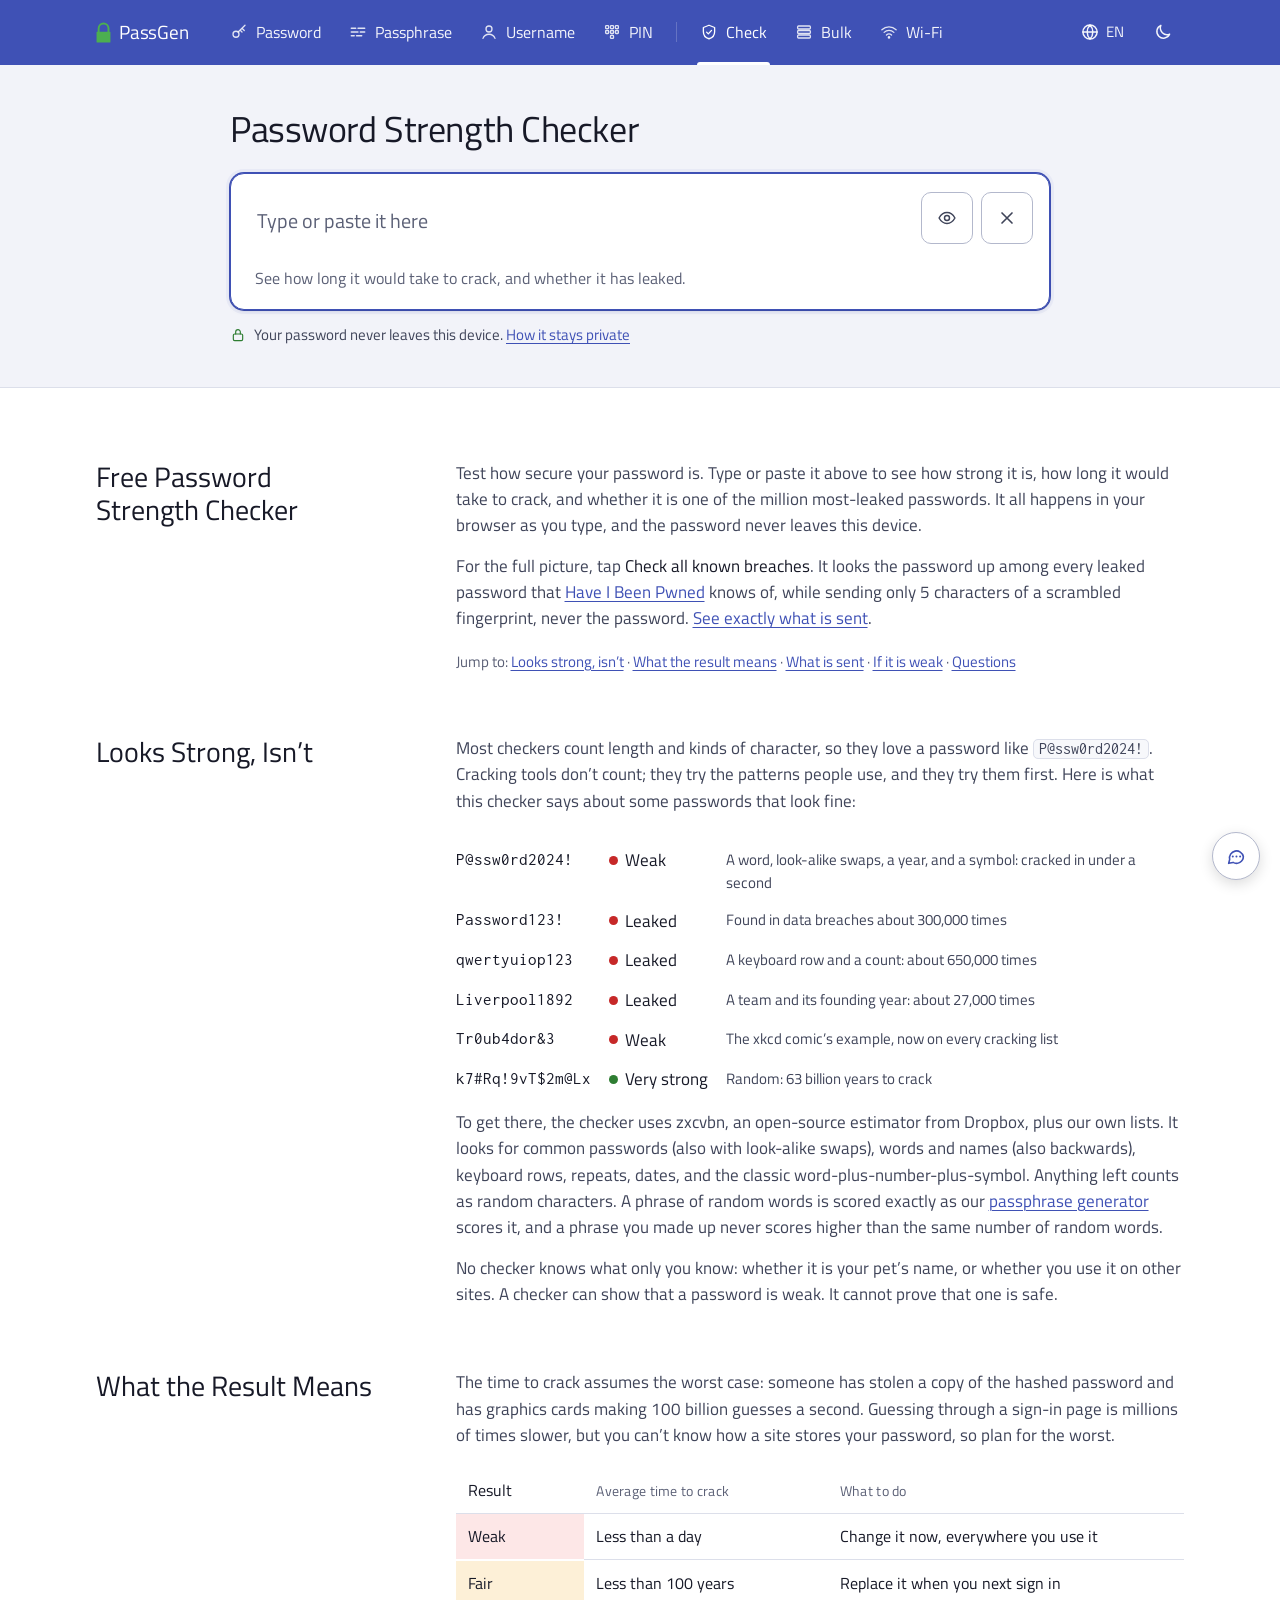
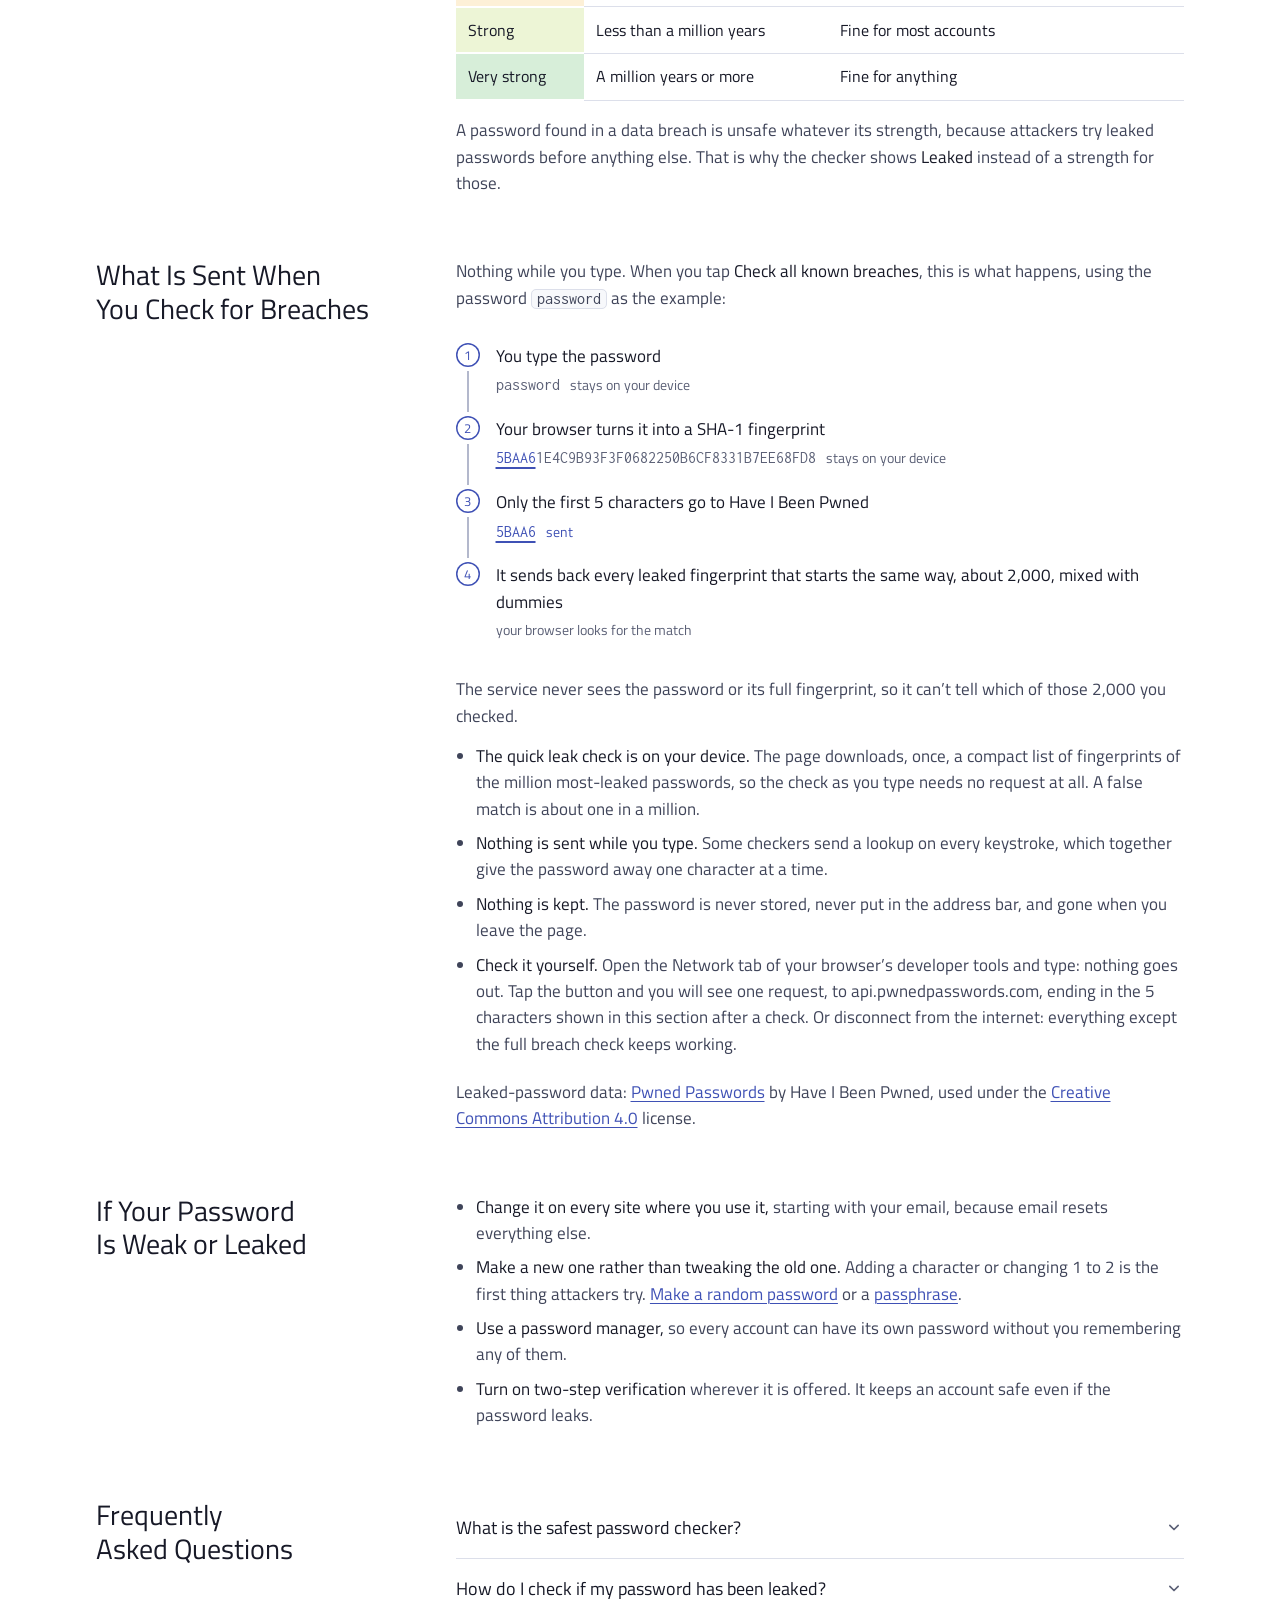
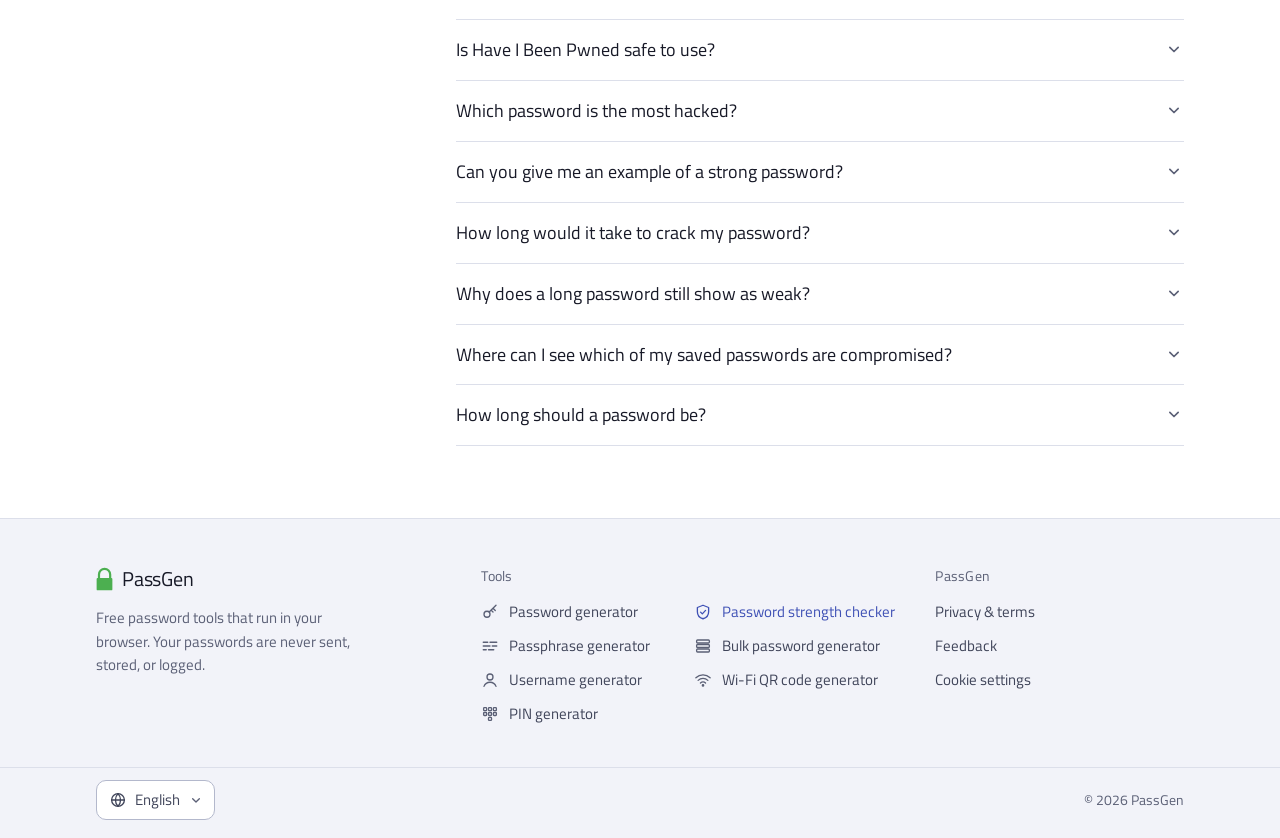
<file: check/index.html>
<!doctype html> <html lang="en" data-lang="en"> <head> <meta charset="utf-8"><meta http-equiv="Content-Security-Policy" content="default-src 'self'; script-src 'self' 'unsafe-inline'; style-src 'self' 'unsafe-inline'; img-src 'self' data:; font-src 'self'; connect-src 'self' https://api.pwnedpasswords.com; frame-src 'none'; object-src 'none';"> <meta name="viewport" content="width=device-width,initial-scale=1"> <title>Password Strength Checker with Data Breach Check | PassGen</title> <meta name="description" content="See how long your password would take to crack and why, then check it against known data breaches. The password is never sent."> <link rel="preload" href="/assets/fonts/inconsolata-latin.woff2" as="font" type="font/woff2" crossorigin> <link rel="preload" href="/assets/fonts/titillium-latin.woff2" as="font" type="font/woff2" crossorigin> <style>@font-face { font-family: "Titillium Web"; font-style: normal; font-weight: 400; font-display: swap; src: url("/assets/fonts/titillium-latin.woff2") format("woff2"); unicode-range: U+0-FF, U+131, U+152-153, U+2BB-2BC, U+2C6, U+2DA, U+2DC, U+304, U+308, U+329, U+2000-206F, U+20AC, U+2122, U+2191, U+2193, U+2212, U+2215, U+FEFF, U+FFFD; }@font-face { font-family: "Titillium Web"; font-style: normal; font-weight: 400; font-display: swap; src: url("/assets/fonts/titillium-latin-ext.woff2") format("woff2"); unicode-range: U+100-2BA, U+2BD-2C5, U+2C7-2CC, U+2CE-2D7, U+2DD-2FF, U+304, U+308, U+329, U+1D00-1DBF, U+1E00-1E9F, U+1EF2-1EFF, U+2020, U+20A0-20AB, U+20AD-20C0, U+2113, U+2C60-2C7F, U+A720-A7FF; }@font-face { font-family: Inconsolata; font-style: normal; font-weight: 400; font-display: block; src: url("/assets/fonts/inconsolata-latin.woff2") format("woff2"); unicode-range: U+0-FF, U+131, U+152-153, U+2BB-2BC, U+2C6, U+2DA, U+2DC, U+304, U+308, U+329, U+2000-206F, U+20AC, U+2122, U+2191, U+2193, U+2212, U+2215, U+FEFF, U+FFFD; }@font-face { font-family: Inconsolata; font-style: normal; font-weight: 400; font-display: block; src: url("/assets/fonts/inconsolata-latin-ext.woff2") format("woff2"); unicode-range: U+100-2BA, U+2BD-2C5, U+2C7-2CC, U+2CE-2D7, U+2DD-2FF, U+304, U+308, U+329, U+1D00-1DBF, U+1E00-1E9F, U+1EF2-1EFF, U+2020, U+20A0-20AB, U+20AD-20C0, U+2113, U+2C60-2C7F, U+A720-A7FF; }:root { color-scheme: light; --bg: #ffffff; --band: #f2f3f9; --slab: #ffffff; --sunk: #f7f8fb; --line: #dcdfea; --line-strong: #b3b8cc; --box: #767b90; --ink: #171927; --ink-2: #3f4459; --muted: #5b6076; --brand: #3F51B5; --brand-ink: #3F51B5; --brand-fill: #3F51B5; --brand-soft: #e8eaf6; --brand-line: #9aa4dc; --on-brand: #ffffff; --go: #4CAF50; --go-hover: #5cbb60; --go-ink: #0c2310; --sel: #c5cae9; --sel-ink: #171927; --s-weak: #c62828; --s-fair: #a86400; --s-strong: #3F51B5; --s-vstrong: #2e7d32; --s-empty: #dcdfea; --shadow: 0 1px 2px rgb(23 27 60 / .07),0 3px 8px -4px rgb(23 27 60 / .12); --pop-shadow: 0 10px 20px -8px rgb(23 27 60 / .28),0 2px 6px rgb(23 27 60 / .08); --scrim: rgb(15 17 30 / .38); --ui: "Titillium Web",system-ui,-apple-system,"Segoe UI",Roboto,"Noto Sans",sans-serif; --mono: "Inconsolata",ui-monospace,"SFMono-Regular",Menlo,Consolas,monospace; --r: 10px; --wrap: 880px; --wide: 1136px; --gutter: 24px; }@media (prefers-color-scheme: dark){:root:not([data-theme="light"]) { color-scheme: dark; --bg: #141518; --band: #1b1c21; --slab: #24262d; --sunk: #1e1f25; --line: #33363f; --line-strong: #4d515e; --box: #8a8fa0; --ink: #eceef3; --ink-2: #c6c9d4; --muted: #a3a7b6; --brand-ink: #82b1ff; --brand-fill: #4a5fd0; --brand-soft: #262d4d; --brand-line: #5465c4; --on-brand: #ffffff; --go: #4CAF50; --go-hover: #5cbb60; --go-ink: #0c2310; --sel: #3949ab; --sel-ink: #ffffff; --s-weak: #ef5350; --s-fair: #ffb300; --s-strong: #82b1ff; --s-vstrong: #66bb6a; --s-empty: #393c46; --shadow: 0 1px 2px rgb(0 0 0 / .3),0 3px 8px -4px rgb(0 0 0 / .4); --pop-shadow: 0 10px 20px -8px rgb(0 0 0 / .7),0 2px 6px rgb(0 0 0 / .3); --scrim: rgb(0 0 0 / .55); }}:root[data-theme="dark"] { color-scheme: dark; --bg: #141518; --band: #1b1c21; --slab: #24262d; --sunk: #1e1f25; --line: #33363f; --line-strong: #4d515e; --box: #8a8fa0; --ink: #eceef3; --ink-2: #c6c9d4; --muted: #a3a7b6; --brand-ink: #82b1ff; --brand-fill: #4a5fd0; --brand-soft: #262d4d; --brand-line: #5465c4; --on-brand: #ffffff; --go: #4CAF50; --go-hover: #5cbb60; --go-ink: #0c2310; --sel: #3949ab; --sel-ink: #ffffff; --s-weak: #ef5350; --s-fair: #ffb300; --s-strong: #82b1ff; --s-vstrong: #66bb6a; --s-empty: #393c46; --shadow: 0 1px 2px rgb(0 0 0 / .3),0 3px 8px -4px rgb(0 0 0 / .4); --pop-shadow: 0 10px 20px -8px rgb(0 0 0 / .7),0 2px 6px rgb(0 0 0 / .3); --scrim: rgb(0 0 0 / .55); }*, ::before, ::after { box-sizing: border-box; }html { text-size-adjust: 100%; scrollbar-color: var(--line-strong) transparent; scroll-behavior: smooth; }@media (prefers-reduced-motion: reduce){html { scroll-behavior: auto; }}body { margin: 0px; background: var(--bg); color: var(--ink); font: 400 17px/1.55 var(--ui); font-synthesis: none; -webkit-font-smoothing: antialiased; }body { display: flex; flex-direction: column; min-height: 100dvh; }body > main { flex: 1 0 auto; }main:has(> .band:only-child) { display: flex; flex-direction: column; }::selection { background: var(--sel); color: var(--sel-ink); }a { color: var(--brand-ink); text-underline-offset: 0.2em; text-decoration-thickness: 1px; }a:hover { text-decoration-thickness: 2px; }button, input, select, textarea { font: inherit; color: inherit; }button { cursor: pointer; }:focus-visible { outline: 2px solid var(--brand-ink); outline-offset: 2px; border-radius: 6px; }.ico { width: 20px; height: 20px; flex: 0 0 auto; display: block; }.sr { width: 1px; height: 1px; overflow: hidden; clip: rect(0px, 0px, 0px, 0px); white-space: nowrap; position: absolute !important; }.muted { color: var(--muted); }h1, h2, h3 { font-weight: 400; margin: 0px; text-wrap: balance; }.top { background: var(--band); border-bottom: 1px solid var(--line); }.top-in { max-width: var(--wide); margin: 0px auto; padding: 0 var(--gutter); height: 64px; display: flex; align-items: center; gap: 28px; }.brand { display: flex; align-items: center; gap: 10px; color: var(--ink); text-decoration: none; font-size: 22px; letter-spacing: -0.01em; flex: 0 0 auto; }.brand:hover { text-decoration: none; }.brand svg { width: 30px; height: 30px; }.tools { display: flex; align-self: stretch; gap: 2px; flex: 1 1 0%; min-width: 0px; }.tools a { position: relative; display: flex; align-items: center; gap: 8px; padding: 0px 13px; color: var(--ink-2); text-decoration: none; font-size: 16px; white-space: nowrap; }.tools a .ico { width: 18px; height: 18px; color: var(--muted); }.tools a:hover { color: var(--ink); }.tools a[aria-current="page"] { color: var(--brand-ink); }.tools a[aria-current="page"] .ico { color: var(--brand-ink); }.tools a[aria-current="page"]::after { content: ""; position: absolute; inset-inline: 10px; bottom: -1px; height: 3px; border-radius: 3px 3px 0px 0px; background: var(--brand-ink); }.tools .sep { width: 1px; background: var(--line); margin: 22px 8px; }.top-actions { display: flex; align-items: center; gap: 6px; flex: 0 0 auto; }.top-actions .menu-btn { display: none; }.icon-btn { display: inline-flex; align-items: center; justify-content: center; gap: 6px; height: 40px; min-width: 40px; padding: 0px 10px; border-radius: var(--r); border: 1px solid transparent; background: transparent; color: var(--ink-2); }.icon-btn:hover { background: var(--slab); border-color: var(--line); }.lang-btn .code { font-size: 15px; letter-spacing: 0.04em; }.band { background: var(--band); border-bottom: 1px solid var(--line); }.band-in { max-width: var(--wrap); margin: 0px auto; padding: 44px var(--gutter) 40px; }.title { display: flex; flex-wrap: wrap; align-items: baseline; justify-content: space-between; gap: 6px 24px; }h1 { font-size: 36px; line-height: 1.12; letter-spacing: -0.012em; color: var(--ink); }.title + .slab { margin-top: 24px; }@keyframes nope { 
  20%, 60% { transform: translateX(-4px); }
  40%, 80% { transform: translateX(4px); }
}.slab { background: var(--slab); border: 1px solid var(--line); border-radius: 14px; box-shadow: var(--shadow); }.btn { display: inline-flex; align-items: center; justify-content: center; gap: 10px; height: 52px; padding: 0px 22px; border-radius: var(--r); border: 1px solid var(--line-strong); background: var(--slab); color: var(--ink); font-size: 18px; white-space: nowrap; transition: background-color 0.15s, border-color 0.15s, transform 0.1s; }.btn:active { transform: translateY(1px); }.btn .ico { width: 20px; height: 20px; }.btn-icon { width: 52px; padding: 0px; color: var(--ink-2); }.btn-icon:hover { border-color: var(--brand-line); color: var(--brand-ink); }.btn-icon .ico { transition: transform 0.45s cubic-bezier(0.2, 0.8, 0.2, 1); }.btn-quiet { height: 44px; font-size: 16px; padding: 0px 14px; color: var(--ink-2); }.btn-quiet:hover { border-color: var(--brand-line); color: var(--brand-ink); }.meter { display: flex; gap: 4px; flex: 0 0 auto; }.meter i { width: 26px; height: 6px; border-radius: 3px; background: var(--s-empty); transition: background-color 0.25s; }.verdict { color: var(--ink); font-size: 16px; }.bits { font-variant-numeric: tabular-nums; white-space: nowrap; }.check-slab:focus-within { border-color: var(--brand-ink); box-shadow: var(--shadow),0 0 0 1px var(--brand-ink),0 0 0 4px var(--brand-soft); }.check-in { display: grid; grid-template-columns: minmax(0px, 1fr) auto auto; gap: 8px; align-items: center; padding: 14px 16px 14px 24px; padding-inline: 24px 16px; }.masked { -webkit-text-security: disc; }.check-input { height: 60px; border: 0px; background: none; font-family: var(--mono); font-size: 28px; color: var(--ink); min-width: 0px; outline: none; direction: ltr; }.check-input::placeholder { font-family: var(--ui); font-size: 20px; color: var(--muted); }.reasons { list-style: none; margin: 0px; padding: 0px 24px 16px; min-height: 72px; display: grid; gap: 4px; align-content: start; }.reasons li { position: relative; padding-inline-start: 16px; color: var(--ink-2); font-size: 16px; }.reasons li::before { content: ""; position: absolute; inset-inline-start: 0px; top: 0.72em; width: 6px; height: 6px; border-radius: 50%; background: var(--line-strong); }.reasons li.muted { padding: 0px; color: var(--muted); }.reasons li.muted::before { display: none; }.breach { display: flex; flex-wrap: wrap; align-items: center; gap: 6px 16px; margin-top: 16px; }.btn:disabled { opacity: 0.5; cursor: not-allowed; }@starting-style {
  .pop:popover-open { opacity: 0; transform: translateY(-4px); }
}.guide { max-width: var(--wrap); margin: 0px auto; padding: 24px var(--gutter) 72px; }.guide section { max-width: 68ch; padding-top: 48px; }.guide h2 { font-size: 28px; line-height: 1.2; margin-bottom: 12px; color: var(--ink); }.guide p, .guide li { color: var(--ink-2); }.guide p { margin: 0px 0px 14px; }.lv-1 { color: var(--s-weak); }.lv-4 { color: var(--s-vstrong); }.fb-fab { transition: opacity 0.2s, transform 0.2s; }@keyframes rise { 
  0% { opacity: 0; transform: translateY(8px); }
}.toast { position: fixed; left: 50%; bottom: 24px; transform: translate(-50%, 16px); background: var(--ink); color: var(--bg); padding: 10px 16px; border-radius: 10px; font-size: 15px; opacity: 0; pointer-events: none; transition: opacity 0.18s, transform 0.25s cubic-bezier(0.2, 0.8, 0.2, 1); z-index: 50; max-width: calc(-32px + 100vw); }@media print{body > :not(.print-only) { display: none !important; }}@media (max-width: 1120px){.tools a .ico { display: none; }.tools a { padding: 0px 10px; }}@media (max-width: 860px){:root { --gutter: 16px; }.top-in { display: grid; grid-template-columns: minmax(0px, 1fr) auto; height: auto; padding: 0px; gap: 0px; }.brand { font-size: 20px; height: 56px; padding-inline: 16px; }.brand svg { width: 26px; height: 26px; }.top-actions { padding-inline-end: 8px; grid-area: 1 / 2; }.top-actions .menu-btn { display: inline-flex; }.tools { grid-area: 2 / 1 / auto / -1; border-top: 1px solid var(--line); overflow-x: auto; scrollbar-width: none; height: 48px; padding: 0px 8px; scroll-snap-type: x; mask-image: linear-gradient(90deg, rgb(0, 0, 0) 88%, transparent); }[dir="rtl"] .tools { mask-image: linear-gradient(270deg, rgb(0, 0, 0) 88%, transparent); }.tools::-webkit-scrollbar { display: none; }.tools a { padding: 0px 12px; scroll-snap-align: start; }.tools a .ico { display: block; }.tools .sep { margin: 14px 4px; }.band-in { padding: 24px var(--gutter) 28px; }h1 { font-size: 28px; }.title { display: block; }.check-in { padding: 10px 10px 10px 16px; padding-inline: 16px 10px; grid-template-columns: minmax(0px, 1fr) 48px 48px; }.check-in .btn-icon { width: 48px; height: 48px; }.check-input { font-size: 22px; height: 52px; }.check-input::placeholder { font-size: 17px; }.reasons { padding: 0px 16px 14px; }.guide section { padding-top: 36px; }.guide h2 { font-size: 24px; }@starting-style {
  .pop:not(.pop-info):popover-open { transform: translateY(24px); }
}@starting-style {
  .pop.pop-full:popover-open, .lang-pop:popover-open { transform: none; opacity: 0; }
}}@media (prefers-reduced-motion: reduce){*, ::before, ::after { animation-duration: 0.01ms !important; animation-iteration-count: 1 !important; transition-duration: 0.01ms !important; }}:root[data-theme="dark"] .theme-btn .ic-moon, :root:not([data-theme="dark"]) .theme-btn .ic-sun { display: none; }:root.theme-switching, :root.theme-switching *, :root.theme-switching ::before, :root.theme-switching ::after { transition: none !important; }:root:not([data-theme="dark"]) .top { --band: #3F51B5; --line: rgb(255 255 255 / .2); --line-strong: rgb(255 255 255 / .5); --ink: #ffffff; --ink-2: rgb(255 255 255 / .94); --muted: rgb(255 255 255 / .84); --brand-ink: #ffffff; --brand-fill: #ffffff; --brand-soft: rgb(255 255 255 / .16); --brand-line: rgb(255 255 255 / .75); --on-brand: #3F51B5; --box: rgb(255 255 255 / .8); border-bottom-color: transparent; }:root:not([data-theme="dark"]) .top .icon-btn:hover { background: rgba(255, 255, 255, 0.12); border-color: transparent; }:root:not([data-theme="dark"]) .top .pop, :root:not([data-theme="dark"]) .top dialog { --line: #dcdfea; --line-strong: #b3b8cc; --ink: #171927; --ink-2: #3f4459; --muted: #5b6076; --brand-ink: #3F51B5; --brand-fill: #3F51B5; --brand-soft: #e8eaf6; --brand-line: #9aa4dc; --on-brand: #ffffff; --box: #767b90; }@font-face { font-family: "PG Bold"; font-style: normal; font-weight: 700; font-display: swap; src: url("/assets/fonts/titillium-700-latin.woff2") format("woff2"); unicode-range: U+0-FF, U+131, U+152-153, U+2BB-2BC, U+2C6, U+2DA, U+2DC, U+304, U+308, U+329, U+2000-206F, U+20AC, U+2122, U+2191, U+2193, U+2212, U+2215, U+FEFF, U+FFFD; }@font-face { font-family: "PG Bold"; font-style: normal; font-weight: 700; font-display: swap; src: url("/assets/fonts/titillium-700-latin-ext.woff2") format("woff2"); unicode-range: U+100-2BA, U+2BD-2C5, U+2C7-2CC, U+2CE-2D7, U+2DD-2FF, U+304, U+308, U+329, U+1D00-1DBF, U+1E00-1E9F, U+1EF2-1EFF, U+2020, U+20A0-20AB, U+20AD-20C0, U+2113, U+2C60-2C7F, U+A720-A7FF; }html[data-theme]:root { --go: #43A047; --go-hover: #3B9440; --go-ink: #ffffff; }.brand .lock { width: 17px; height: 24px; flex: 0 0 auto; }.brand { gap: 9px; }.top { position: sticky; top: calc(var(--hdr-h, 64px) * -1); z-index: 40; }@keyframes hdr-in { 
  0% { transform: translateY(-100%); }
  100% { transform: none; }
}.guide section[id] { scroll-margin-top: -24px; }@media (max-width: 860px){.guide section[id] { scroll-margin-top: -12px; }}html[data-theme]:root { --s-strong: #689F38; }html[data-theme="dark"]:root { --s-strong: #9CCC65; }@media (min-width: 1000px){.band-in:not(.bulk-in) { max-width: var(--wide); padding-inline: calc(var(--gutter) + var(--rail, 154px)); }.guide { max-width: var(--wide); }.guide section { max-width: none; display: grid; grid-template-columns: minmax(0px, 1fr) minmax(0px, 2.4fr); column-gap: 56px; }.guide section > * { grid-column: 2; }.guide section > h2 { grid-area: 1 / 1 / span 40; align-self: start; }}@media (min-width: 1000px){:root.tool-wide .band-in:not(.bulk-in) { padding-inline: var(--gutter); }}@media (hover: hover) and (pointer: fine){:root.scrubbing, :root.scrubbing * { cursor: ew-resize !important; user-select: none; }}.btn-icon .ico { transition: none; }@keyframes pg-turn { 
  0% { transform: rotate(0deg); }
  100% { transform: rotate(360deg); }
}.top-in .brand { font-size: 19px; gap: 8px; }.top-in .brand .lock { width: 15px; height: 21px; }@media (max-width: 999px){.top-in .brand { font-size: 18px; }.top-in .brand .lock { width: 14px; height: 20px; }}@media (min-width: 1000px){:root { --rail: 154px; }}@media (hover: hover) and (pointer: fine){.top-in .brand:hover { opacity: 0.85; }}.skip { position: absolute; left: 12px; top: -60px; z-index: 100; background: var(--slab); color: var(--ink); padding: 10px 14px; border-radius: 8px; box-shadow: rgba(0, 0, 0, 0.2) 0px 2px 10px; text-decoration: none; }.skip:focus { top: 12px; }main:focus { outline: none; }.check-slab .check-res { padding: 0px 24px; }.check-slab .meter { align-self: center; gap: 4px; }.check-slab .meter i { width: 28px; height: 6px; }.check-slab .vrow { display: flex; flex-wrap: wrap; align-items: baseline; gap: 4px 14px; padding: 4px 0px 10px; }.check-slab .vrow:has(.verdict:empty) { display: none; }.check-slab .verdict { font-size: 30px; font-weight: 600; line-height: 1.15; color: var(--ink); }.check-slab .ttc { font-size: 17px; color: var(--ink-2); }.check-slab .bits { margin-inline-start: auto; font-size: 14px; color: var(--muted); }.check-slab .reasons { min-height: 0px; padding: 0px 24px 18px; gap: 6px; }.check-slab .check-res:has(.verdict:empty) + .reasons { padding-top: 4px; }.check-slab .breach { align-items: center; margin: 0px; padding: 12px 24px; border-top: 1px solid var(--line); background: var(--sunk); border-radius: 0px 0px 13px 13px; }.check-slab .breach[hidden] { display: none; }@media (max-width: 860px){.check-slab .check-res, .check-slab .breach { padding-inline: 16px; }.check-slab .reasons { padding: 0px 16px 16px; }.check-slab .verdict { font-size: 26px; }.check-slab .ttc { flex-basis: 100%; }.check-slab .bits { display: none; }}.fb-fab { position: fixed; right: 20px; bottom: 20px; z-index: 40; width: 48px; height: 48px; border-radius: 50%; display: grid; place-items: center; background: var(--slab); color: var(--brand-ink); border: 1px solid var(--line-strong); box-shadow: rgba(0, 0, 0, 0.14) 0px 4px 14px; cursor: pointer; }.fb-fab:hover { border-color: var(--brand-ink); }.fb-fab .ico { width: 22px; height: 22px; }@media (max-width: 860px){.fb-fab { right: 12px; bottom: 12px; width: 44px; height: 44px; transition: transform 0.2s ease-out, opacity 0.2s; }.fb-fab.away { transform: translateY(72px); opacity: 0; pointer-events: none; }}@media (prefers-reduced-motion: reduce){.fb-fab { transition: none; }}.check-private { margin: 14px 0px 0px; font-size: 15px; line-height: 1.5; color: var(--ink-2); }.check-private .ico { display: inline-block; width: 16px; height: 16px; vertical-align: -3px; margin-inline-end: 8px; color: var(--s-vstrong); }.check-private a { color: var(--brand-ink); white-space: nowrap; }.breach-status { flex: 1 1 320px; margin: 0px; max-width: 62ch; font-size: 14px; line-height: 1.5; color: var(--muted); }.breach-status .how { color: var(--brand-ink); white-space: nowrap; }:root[data-theme="dark"] #result { --pp-dig: #ff9e9e; --pp-dig-sel: #ff9e9e; --pp-sym: #ff9e9e; --pp-sel: #2f3b80; --pp-sym-sel: #ff9e9e; --pp-warn: #ff7b74; --pp-alt: var(--brand-ink); }@media (prefers-color-scheme: dark){:root:not([data-theme="light"]) #result { --pp-dig: #ff9e9e; --pp-dig-sel: #ff9e9e; --pp-sym: #ff9e9e; --pp-sel: #2f3b80; --pp-sym-sel: #ff9e9e; --pp-warn: #ff7b74; --pp-alt: var(--brand-ink); }}:root[data-theme="dark"] #result { --pw-dig: #82b1ff; --pw-sym: #81c784; --pw-sym-sel: #81c784; }@media (prefers-color-scheme: dark){:root:not([data-theme="light"]) #result { --pw-dig: #82b1ff; --pw-sym: #81c784; --pw-sym-sel: #81c784; }}.guide ul, .guide ol { padding-inline-start: 1.2em; margin: 0px 0px 14px; }.guide li { margin: 0px 0px 8px; }.guide li strong, .guide p strong { color: var(--ink); font-weight: 400; }.guide code { font-family: var(--mono); font-size: 0.92em; background: var(--sunk); border: 1px solid var(--line); border-radius: 5px; padding: 1px 5px; }:root[data-theme="dark"] .tbl.tint td:has(.lv-1), :root[data-theme="dark"] .k-1::before { background: rgb(74, 36, 38); box-shadow: none; }:root[data-theme="dark"] .tbl.tint td:has(.lv-2), :root[data-theme="dark"] .k-2::before { background: rgb(74, 58, 28); box-shadow: none; }:root[data-theme="dark"] .tbl.tint td:has(.lv-3), :root[data-theme="dark"] .k-3::before { background: rgb(53, 65, 31); box-shadow: none; }:root[data-theme="dark"] .tbl.tint td:has(.lv-4), :root[data-theme="dark"] .k-4::before { background: rgb(31, 61, 36); box-shadow: none; }.guide p.jump { font-size: 15px; color: var(--muted); margin-top: 4px; }.guide p.jump a { white-space: nowrap; }:root[data-theme="dark"] .jobs-wrap { --j-sym: #81c784; --j-pp-d: #ff9e9e; --j-pp-s: #ff9e9e; }@media (prefers-color-scheme: dark){:root:not([data-theme="light"]) .jobs-wrap { --j-sym: #81c784; --j-pp-d: #ff9e9e; --j-pp-s: #ff9e9e; }}.guide ul.verdicts { list-style: none; margin: 18px 0px 16px; padding: 0px; display: grid; grid-template-columns: max-content max-content minmax(0px, 1fr); gap: 12px 18px; align-items: baseline; }.guide ul.verdicts li { display: contents; }.guide .verdicts code { font-family: var(--mono); font-size: 17px; background: none; border: 0px; padding: 0px; color: var(--ink); }.vd { display: inline-flex; align-items: center; gap: 7px; font-weight: 600; color: var(--ink); white-space: nowrap; }.vd::before { content: ""; width: 9px; height: 9px; border-radius: 50%; background: var(--s-weak); }.vd.lv-4::before { background: var(--s-vstrong); }.vd-why { font-size: 15px; color: var(--ink-2); }@media (max-width: 640px){.guide ul.verdicts { display: block; }.guide ul.verdicts li { display: flex; flex-wrap: wrap; align-items: baseline; gap: 2px 12px; margin: 0px 0px 14px; }.vd-why { flex: 1 0 100%; font-size: 14px; }}.guide ol.hashflow { list-style: none; margin: 18px 0px 16px; padding: 0px; counter-reset: hf 0; }.guide ol.hashflow li { position: relative; margin: 0px; padding: 0px 0px 18px 40px; counter-increment: hf 1; }.hashflow li::before { content: counter(hf); position: absolute; left: 0px; top: 0px; width: 24px; height: 24px; border-radius: 50%; display: grid; place-items: center; font-size: 13px; font-weight: 600; color: var(--brand-ink); box-shadow: inset 0 0 0 1.5px var(--brand-ink); }.hashflow li:not(:last-child)::after { content: ""; position: absolute; left: 11.5px; top: 28px; bottom: 4px; width: 1.5px; background: var(--line-strong); }.hf-k { display: block; color: var(--ink); }.guide .hashflow code.hf-v { display: inline-block; margin: 4px 10px 0px 0px; font-family: var(--mono); font-size: 16px; background: none; border: 0px; padding: 0px; color: var(--muted); overflow-wrap: anywhere; }@media (max-width: 520px){.guide .hashflow code.hf-v { font-size: 13px; }}.hf-v b { font-weight: 700; color: var(--brand-ink); text-decoration: underline 2px; text-underline-offset: 4px; }.hf-n { display: inline-block; margin-top: 4px; font-size: 14px; color: var(--muted); }.hashflow li:nth-child(3) .hf-n { color: var(--brand-ink); font-weight: 600; }</style><link rel="preload" href="/assets/css/all.css?v=20261008" as="style"><link rel="stylesheet" href="/assets/css/all.css?v=20261008" media="print" id="pg-css"><noscript><link rel="stylesheet" href="/assets/css/all.css?v=20261008"></noscript><script>!function(){var e=document.documentElement,t=null,a=window.matchMedia&&matchMedia("(prefers-color-scheme: dark)");try{t=localStorage.getItem("theme")}catch(e){}e.dataset.theme="dark"===t||"light"===t?t:a&&a.matches?"dark":"light"}();</script>   <meta property="og:type" content="website"><meta property="og:title" content="Password Strength Checker with Data Breach Check | PassGen"><meta property="og:description" content="See how long your password would take to crack and why, then check it against known data breaches. The password is never sent."><meta property="og:url" content="/check/"><meta property="og:site_name" content="PassGen"><meta property="og:image" content="/assets/img/og-check.png?v=145d1a48"><meta property="og:image:width" content="1200"><meta property="og:image:height" content="630"><meta property="og:image:alt" content="PassGen Password strength checker"><meta property="og:locale" content="en_US"><meta name="twitter:card" content="summary_large_image"><meta name="twitter:title" content="Password Strength Checker with Data Breach Check | PassGen"><meta name="twitter:description" content="See how long your password would take to crack and why, then check it against known data breaches. The password is never sent."><meta name="twitter:image" content="/assets/img/og-check.png?v=145d1a48"><script type="application/ld+json">{"@context":"https://schema.org","@type":"WebApplication","name":"Password strength checker","url":"/check/","description":"See how long your password would take to crack and why, then check it against known data breaches. The password is never sent.","inLanguage":"en","applicationCategory":"SecurityApplication","operatingSystem":"Any","browserRequirements":"Requires JavaScript","isAccessibleForFree":true,"offers":{"@type":"Offer","price":"0","priceCurrency":"USD"},"publisher":{"@type":"Organization","name":"PassGen","url":"/"}}</script><link rel="icon" href="/favicon.ico" sizes="48x48"><link rel="icon" type="image/svg+xml" href="/assets/img/icon.svg"><link rel="apple-touch-icon" href="/assets/img/apple-touch-icon.png"><meta name="theme-color" content="#3F51B5" media="(prefers-color-scheme: light)"><meta name="theme-color" content="#1b1c21" media="(prefers-color-scheme: dark)"><link rel="alternate" hreflang="ru" href="/ru/check/"><link rel="alternate" hreflang="en" href="/check/"></head> <body>  <a class="skip" href="#main">Skip to the tool</a><header class="top"><div class="top-in"><a class="brand" href="/" aria-label="PassGen"><svg class="lock" viewBox="-2 0 54 72" aria-hidden="true"><rect x="0" y="33" width="50" height="39" rx="3" fill="#4CAF50"/><path d="M7.5 34V21.5a17.75 17.75 0 0 1 35.5 0V34" fill="none" stroke="#4CAF50" stroke-width="7"/></svg><span>PassGen</span></a><nav class="tools" aria-label="Tools"><a href="/" title="Password generator"><svg class="ico" aria-hidden="true"><use href="/assets/icons.svg?v=20261008#i-key"/></svg><span>Password</span></a><a href="/passphrase/" title="Passphrase generator"><svg class="ico" aria-hidden="true"><use href="/assets/icons.svg?v=20261008#i-phrase"/></svg><span>Passphrase</span></a><a href="/username/" title="Username generator"><svg class="ico" aria-hidden="true"><use href="/assets/icons.svg?v=20261008#i-user"/></svg><span>Username</span></a><a href="/pin/" title="PIN generator"><svg class="ico" aria-hidden="true"><use href="/assets/icons.svg?v=20261008#i-pin"/></svg><span>PIN</span></a><span class="sep" aria-hidden="true"></span><a href="/check/" aria-current="page" title="Password strength checker"><svg class="ico" aria-hidden="true"><use href="/assets/icons.svg?v=20261008#i-check"/></svg><span>Check</span></a><a href="/bulk/" title="Bulk password generator"><svg class="ico" aria-hidden="true"><use href="/assets/icons.svg?v=20261008#i-bulk"/></svg><span>Bulk</span></a><a href="/wifi/" title="Wi-Fi QR code generator"><svg class="ico" aria-hidden="true"><use href="/assets/icons.svg?v=20261008#i-wifi"/></svg><span>Wi-Fi</span></a></nav><div class="top-actions"><button class="icon-btn lang-btn" popovertarget="lang-pop" aria-label="Language: English"><svg class="ico" aria-hidden="true"><use href="/assets/icons.svg?v=20261008#i-globe"/></svg><span class="code">EN</span></button><button class="icon-btn theme-btn" type="button" aria-label="Switch to dark mode"><svg class="ico ic-moon" aria-hidden="true"><use href="/assets/icons.svg?v=20261008#i-moon"/></svg><svg class="ico ic-sun" aria-hidden="true"><use href="/assets/icons.svg?v=20261008#i-sun"/></svg></button><button class="icon-btn menu-btn" type="button" popovertarget="menu-pop" aria-label="Menu"><svg class="ico" aria-hidden="true"><use href="/assets/icons.svg?v=20261008#i-menu"/></svg></button></div></div></header><div class="pop lang-pop" id="lang-pop" popover><span class="grab" aria-hidden="true"></span><h3>Language</h3><input class="filter" type="search" placeholder="Find a language" aria-label="Find a language"><ul class="lang-grid"><li data-en="Russian"><a href="/ru/check/" hreflang="ru" data-code="ru" lang="ru"><span>Русский</span><span class="c">RU</span></a></li><li data-en="English"><a href="/check/" hreflang="en" data-code="en" lang="en"><span>English</span><span class="c">EN</span></a></li></ul></div><div class="toast" role="status" aria-live="polite"></div><div class="sr" id="sr-status" role="status" aria-live="polite"></div> <main id="main" tabindex="-1"> <section class="band" aria-labelledby="h1"> <div class="band-in"> <div class="title"> <h1 id="h1">Password Strength Checker</h1> </div> <div class="slab check-slab"> <div class="check-in"> <label class="sr" for="chk">Password to check</label> <input id="chk" class="check-input masked" type="text" autocomplete="off" data-1p-ignore data-lpignore="true" data-bwignore="true" data-form-type="other" autocapitalize="off" spellcheck="false" enterkeyhint="search" placeholder="Type or paste it here"> <button class="btn btn-icon" type="button" id="eye" aria-label="Show what you typed" aria-pressed="false"><svg class="ico" aria-hidden="true"><use href="/assets/icons.svg?v=20261008#i-eye"/></svg></button> <button class="btn btn-icon" type="button" id="clear" aria-label="Clear"><svg class="ico" aria-hidden="true"><use href="/assets/icons.svg?v=20261008#i-x"/></svg></button> </div> <div class="check-res" id="strength"> <div class="vrow"><span class="meter" aria-hidden="true"><i></i><i></i><i></i><i></i></span><span class="verdict"></span><span class="ttc"></span><span class="bits"></span></div> </div> <ul class="reasons" id="reasons"><li class="muted">See how long it would take to crack, and whether it has leaked.</li></ul> <p class="sr" id="announce" role="status" aria-live="polite" aria-atomic="true"></p> <div class="breach" hidden> <button class="btn btn-quiet" type="button" id="breach-btn" disabled="disabled"><svg class="ico" aria-hidden="true"><use href="/assets/icons.svg?v=20261008#i-check"/></svg>Check all known breaches</button> <p class="breach-status" id="breach-out" role="status"><span class="res" id="breach-res"></span><span class="sent" id="breach-sent">Searches every known breach. Your password is never sent.</span></p> </div> </div> <p class="check-private"><svg class="ico" aria-hidden="true"><use href="/assets/icons.svg?v=20261008#i-lock"/></svg><span>Your password never leaves this device.</span> <a href="#private">How it stays private</a></p> </div> </section> <div class="guide">  <section id="intro"> <h2>Free Password Strength Checker</h2> <p>Test how secure your password is. Type or paste it above to see how strong it is, how long it would take to crack, and whether it is one of the million most-leaked passwords. It all happens in your browser as you type, and the password never leaves this device.</p> <p>For the full picture, tap <strong>Check all known breaches</strong>. It looks the password up among every leaked password that <a href="https://haveibeenpwned.com/Passwords" target="_blank" rel="noopener">Have I Been Pwned</a> knows of, while sending only 5 characters of a scrambled fingerprint, never the password. <a href="#private">See exactly what is sent</a>.</p> <p class="jump">Jump to: <a href="#looks-for">Looks strong, isn’t</a> · <a href="#levels">What the result means</a> · <a href="#private">What is sent</a> · <a href="#weak">If it is weak</a> · <a href="#faq">Questions</a></p> </section> <section id="looks-for"> <h2>Looks Strong, Isn’t</h2> <p>Most checkers count length and kinds of character, so they love a password like <code>P@ssw0rd2024!</code>. Cracking tools don’t count; they try the patterns people use, and they try them first. Here is what this checker says about some passwords that look fine:</p> <ul class="verdicts"> <li><code>P@ssw0rd2024!</code><span class="vd lv-1">Weak</span><span class="vd-why">A word, look-alike swaps, a year, and a symbol: cracked in under a second</span></li> <li><code>Password123!</code><span class="vd lv-1">Leaked</span><span class="vd-why">Found in data breaches about 300,000 times</span></li> <li><code>qwertyuiop123</code><span class="vd lv-1">Leaked</span><span class="vd-why">A keyboard row and a count: about 650,000 times</span></li> <li><code>Liverpool1892</code><span class="vd lv-1">Leaked</span><span class="vd-why">A team and its founding year: about 27,000 times</span></li> <li><code>Tr0ub4dor&amp;3</code><span class="vd lv-1">Weak</span><span class="vd-why">The xkcd comic’s example, now on every cracking list</span></li> <li><code>k7#Rq!9vT$2m@Lx</code><span class="vd lv-4">Very strong</span><span class="vd-why">Random: 63 billion years to crack</span></li> </ul> <p>To get there, the checker uses zxcvbn, an open-source estimator from Dropbox, plus our own lists. It looks for common passwords (also with look-alike swaps), words and names (also backwards), keyboard rows, repeats, dates, and the classic word-plus-number-plus-symbol. Anything left counts as random characters. A phrase of random words is scored exactly as our <a href="/passphrase/">passphrase generator</a> scores it, and a phrase you made up never scores higher than the same number of random words.</p> <p>No checker knows what only you know: whether it is your pet’s name, or whether you use it on other sites. A checker can show that a password is weak. It cannot prove that one is safe.</p> </section> <section id="levels" class="wide"> <h2>What the Result Means</h2> <p>The time to crack assumes the worst case: someone has stolen a copy of the hashed password and has graphics cards making 100 billion guesses a second. Guessing through a sign-in page is millions of times slower, but you can’t know how a site stores your password, so plan for the worst.</p> <div class="scroll-x"><table class="tbl tint fit"> <thead><tr><td>Result</td><th>Average time to crack</th><th>What to do</th></tr></thead> <tbody> <tr><td><span class="lv lv-1"><i></i><span>Weak</span></span></td><td>Less than a day</td><td>Change it now, everywhere you use it</td></tr> <tr><td><span class="lv lv-2"><i></i><span>Fair</span></span></td><td>Less than 100 years</td><td>Replace it when you next sign in</td></tr> <tr><td><span class="lv lv-3"><i></i><span>Strong</span></span></td><td>Less than a million years</td><td>Fine for most accounts</td></tr> <tr><td><span class="lv lv-4"><i></i><span>Very strong</span></span></td><td>A million years or more</td><td>Fine for anything</td></tr> </tbody> </table></div> <p>A password found in a data breach is unsafe whatever its strength, because attackers try leaked passwords before anything else. That is why the checker shows <strong>Leaked</strong> instead of a strength for those.</p> </section> <section id="private"> <h2>What Is Sent When You Check for Breaches</h2> <p>Nothing while you type. When you tap <strong>Check all known breaches</strong>, this is what happens, using the password <code>password</code> as the example:</p> <ol class="hashflow"> <li><span class="hf-k">You type the password</span><code class="hf-v">password</code><span class="hf-n">stays on your device</span></li> <li><span class="hf-k">Your browser turns it into a SHA-1 fingerprint</span><code class="hf-v"><b>5BAA6</b>1E4C9B93F3F0682250B6CF8331B7EE68FD8</code><span class="hf-n">stays on your device</span></li> <li><span class="hf-k">Only the first 5 characters go to Have I Been Pwned</span><code class="hf-v"><b>5BAA6</b></code><span class="hf-n">sent</span></li> <li><span class="hf-k">It sends back every leaked fingerprint that starts the same way, about 2,000, mixed with dummies</span><span class="hf-n">your browser looks for the match</span></li> </ol> <p class="last-sent" id="last-sent" hidden></p> <p>The service never sees the password or its full fingerprint, so it can’t tell which of those 2,000 you checked.</p> <ul> <li><strong>The quick leak check is on your device.</strong> The page downloads, once, a compact list of fingerprints of the million most-leaked passwords, so the check as you type needs no request at all. A false match is about one in a million.</li> <li><strong>Nothing is sent while you type.</strong> Some checkers send a lookup on every keystroke, which together give the password away one character at a time.</li> <li><strong>Nothing is kept.</strong> The password is never stored, never put in the address bar, and gone when you leave the page.</li> <li><strong>Check it yourself.</strong> Open the Network tab of your browser’s developer tools and type: nothing goes out. Tap the button and you will see one request, to api.pwnedpasswords.com, ending in the 5 characters shown in this section after a check. Or disconnect from the internet: everything except the full breach check keeps working.</li> </ul> <p>Leaked-password data: <a href="https://haveibeenpwned.com/Passwords" target="_blank" rel="noopener">Pwned Passwords</a> by Have I Been Pwned, used under the <a href="https://creativecommons.org/licenses/by/4.0/" target="_blank" rel="noopener">Creative Commons Attribution 4.0</a> license.</p> </section> <section id="weak"> <h2>If Your Password Is Weak or Leaked</h2> <ul> <li><strong>Change it on every site where you use it,</strong> starting with your email, because email resets everything else.</li> <li><strong>Make a new one rather than tweaking the old one.</strong> Adding a character or changing 1 to 2 is the first thing attackers try. <a href="/">Make a random password</a> or a <a href="/passphrase/">passphrase</a>.</li> <li><strong>Use a password manager,</strong> so every account can have its own password without you remembering any of them.</li> <li><strong>Turn on two-step verification</strong> wherever it is offered. It keeps an account safe even if the password leaks.</li> </ul> </section> <section id="faq" class="faq"> <h2>Frequently Asked Questions</h2> <details><summary>What is the safest password checker?<svg class="ico" aria-hidden="true"><use href="/assets/icons.svg?v=20261008#i-chev"/></svg></summary><p>One that sends nothing while you type and lets you prove it. This page checks strength and the million most-leaked passwords on your device, and the full breach check sends only 5 characters of a fingerprint, only when you tap it. You can watch it in your browser’s Network tab, or disconnect from the internet and see the checker keep working.</p></details> <details><summary>How do I check if my password has been leaked?<svg class="ico" aria-hidden="true"><use href="/assets/icons.svg?v=20261008#i-chev"/></svg></summary><p>Type or paste it above. If it is one of the million most-leaked passwords, you see it straight away. To check every known breach, tap Check all known breaches. If it appears at all, stop using it.</p></details> <details><summary>Is Have I Been Pwned safe to use?<svg class="ico" aria-hidden="true"><use href="/assets/icons.svg?v=20261008#i-chev"/></svg></summary><p>Yes, for passwords. Its password check is built so it never receives your password: your browser sends only the first 5 characters of the password’s fingerprint, and does the final comparison itself. This page also asks for dummy entries in the answer, so even its size gives nothing away.</p></details> <details><summary>Which password is the most hacked?<svg class="ico" aria-hidden="true"><use href="/assets/icons.svg?v=20261008#i-chev"/></svg></summary><p><code>123456</code>, found in data breaches over 210 million times, followed by <code>123456789</code>, <code>12345678</code>, <code>password</code>, and <code>qwerty</code> (figures from Have I Been Pwned). Anything a person can think of quickly is on the lists.</p></details> <details><summary>Can you give me an example of a strong password?<svg class="ico" aria-hidden="true"><use href="/assets/icons.svg?v=20261008#i-chev"/></svg></summary><p>Any example you have seen published is no longer strong, because it is now on the lists. Even <code>correcthorsebatterystaple</code> from the xkcd comic has turned up in breaches thousands of times. A strong password is one made at random just for you: use the <a href="/">password generator</a> or the <a href="/passphrase/">passphrase generator</a>.</p></details> <details><summary>How long would it take to crack my password?<svg class="ico" aria-hidden="true"><use href="/assets/icons.svg?v=20261008#i-chev"/></svg></summary><p>Type it above and the checker shows the average time, assuming the worst case: a stolen copy of the hashed password and 100 billion guesses a second. A random 8-character password falls in hours. A random 16-character one takes longer than the age of the universe.</p></details> <details><summary>Why does a long password still show as weak?<svg class="ico" aria-hidden="true"><use href="/assets/icons.svg?v=20261008#i-chev"/></svg></summary><p>Because it contains a pattern: a common password, a keyboard row, a repeat, or a word with a number on the end. Length only helps when the characters are unpredictable.</p></details> <details><summary>Where can I see which of my saved passwords are compromised?<svg class="ico" aria-hidden="true"><use href="/assets/icons.svg?v=20261008#i-chev"/></svg></summary><p>Your password manager can check them all at once. On an iPhone or a Mac, open the Passwords app and look under Security. In Chrome, Google Password Manager has Password Checkup. Bitwarden, 1Password, and most other password managers have a similar report.</p></details> <details><summary>How long should a password be?<svg class="ico" aria-hidden="true"><use href="/assets/icons.svg?v=20261008#i-chev"/></svg></summary><p>At least 16 random characters, or six random words. NIST, a US standards agency, tells websites to accept passwords of at least 64 characters and to require at least 15 when the password is the only thing protecting the account.</p></details> </section>  </div> </main> <footer class="foot"><div class="foot-in"><div class="foot-brand"><a class="brand" href="/"><svg class="lock" viewBox="-2 0 54 72" aria-hidden="true"><rect x="0" y="33" width="50" height="39" rx="3" fill="#4CAF50"/><path d="M7.5 34V21.5a17.75 17.75 0 0 1 35.5 0V34" fill="none" stroke="#4CAF50" stroke-width="7"/></svg><span>PassGen</span></a><p>Free password tools that run in your browser. Your passwords are never sent, stored, or logged.</p></div><nav class="foot-tools" aria-label="All tools"><h2>Tools</h2><div class="foot-cols"><ul><li><a href="/"><svg class="ico" aria-hidden="true"><use href="/assets/icons.svg?v=20261008#i-key"/></svg><span>Password generator</span></a></li><li><a href="/passphrase/"><svg class="ico" aria-hidden="true"><use href="/assets/icons.svg?v=20261008#i-phrase"/></svg><span>Passphrase generator</span></a></li><li><a href="/username/"><svg class="ico" aria-hidden="true"><use href="/assets/icons.svg?v=20261008#i-user"/></svg><span>Username generator</span></a></li><li><a href="/pin/"><svg class="ico" aria-hidden="true"><use href="/assets/icons.svg?v=20261008#i-pin"/></svg><span>PIN generator</span></a></li></ul><ul><li><a href="/check/" aria-current="page"><svg class="ico" aria-hidden="true"><use href="/assets/icons.svg?v=20261008#i-check"/></svg><span>Password strength checker</span></a></li><li><a href="/bulk/"><svg class="ico" aria-hidden="true"><use href="/assets/icons.svg?v=20261008#i-bulk"/></svg><span>Bulk password generator</span></a></li><li><a href="/wifi/"><svg class="ico" aria-hidden="true"><use href="/assets/icons.svg?v=20261008#i-wifi"/></svg><span>Wi-Fi QR code generator</span></a></li></ul></div></nav><div class="foot-links"><h2>PassGen</h2><ul><li><a href="/privacy/"><span>Privacy &amp; terms</span></a></li><li><button class="foot-link fb-open" type="button"><span>Feedback</span></button></li><li><button class="foot-link cc-open" type="button"><span>Cookie settings</span></button></li></ul></div></div><div class="foot-base"><div class="foot-base-in"><button class="foot-lang" type="button" popovertarget="lang-pop" aria-label="Language: English"><svg class="ico" aria-hidden="true"><use href="/assets/icons.svg?v=20261008#i-globe"/></svg><span>English</span><svg class="ico chev" aria-hidden="true"><use href="/assets/icons.svg?v=20261008#i-chev"/></svg></button><span class="foot-copy">© 2026 PassGen</span></div></div></footer>  <script defer src="/assets/i18n/en.js?v=20261008"></script><script defer src="/assets/js/b-0ac8067eb5.js?v=20261008"></script><script defer src="/assets/js/b-372c749985.js?v=20261008"></script> 
</body> </html>
</file>
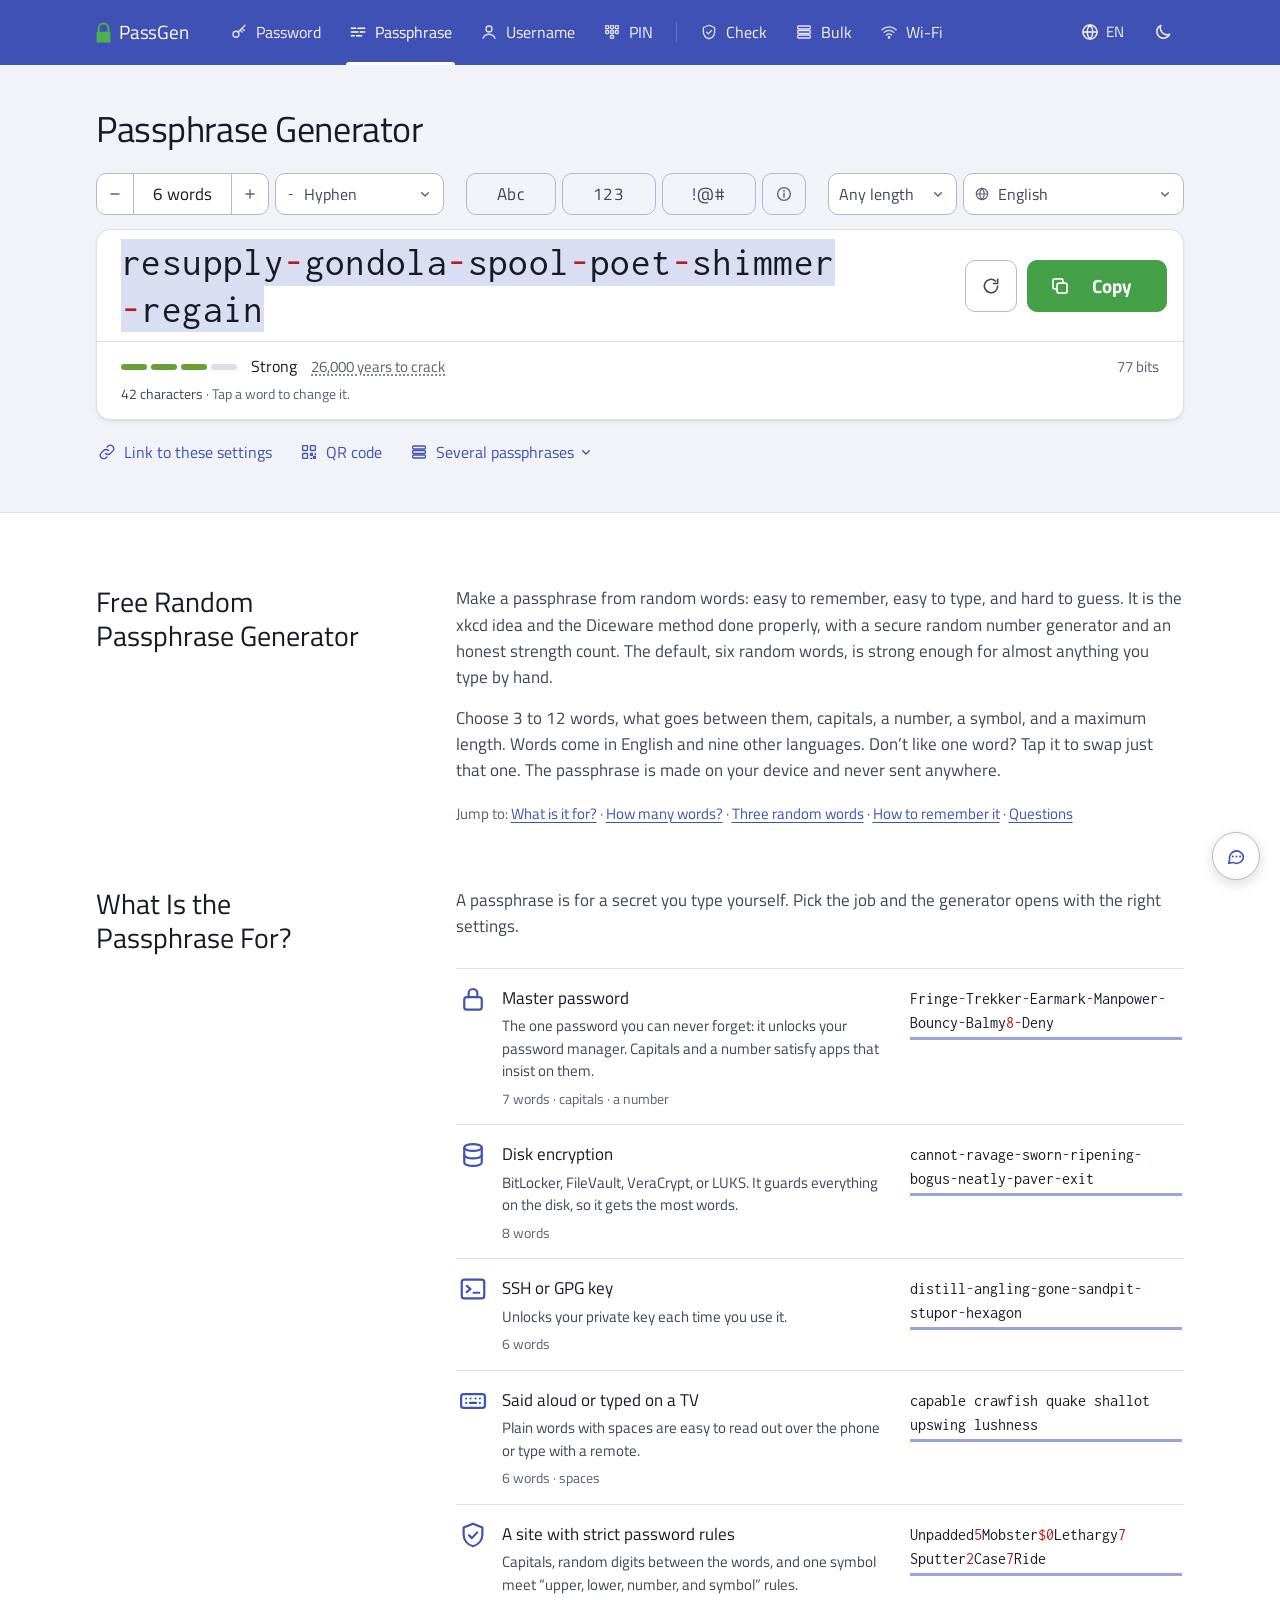
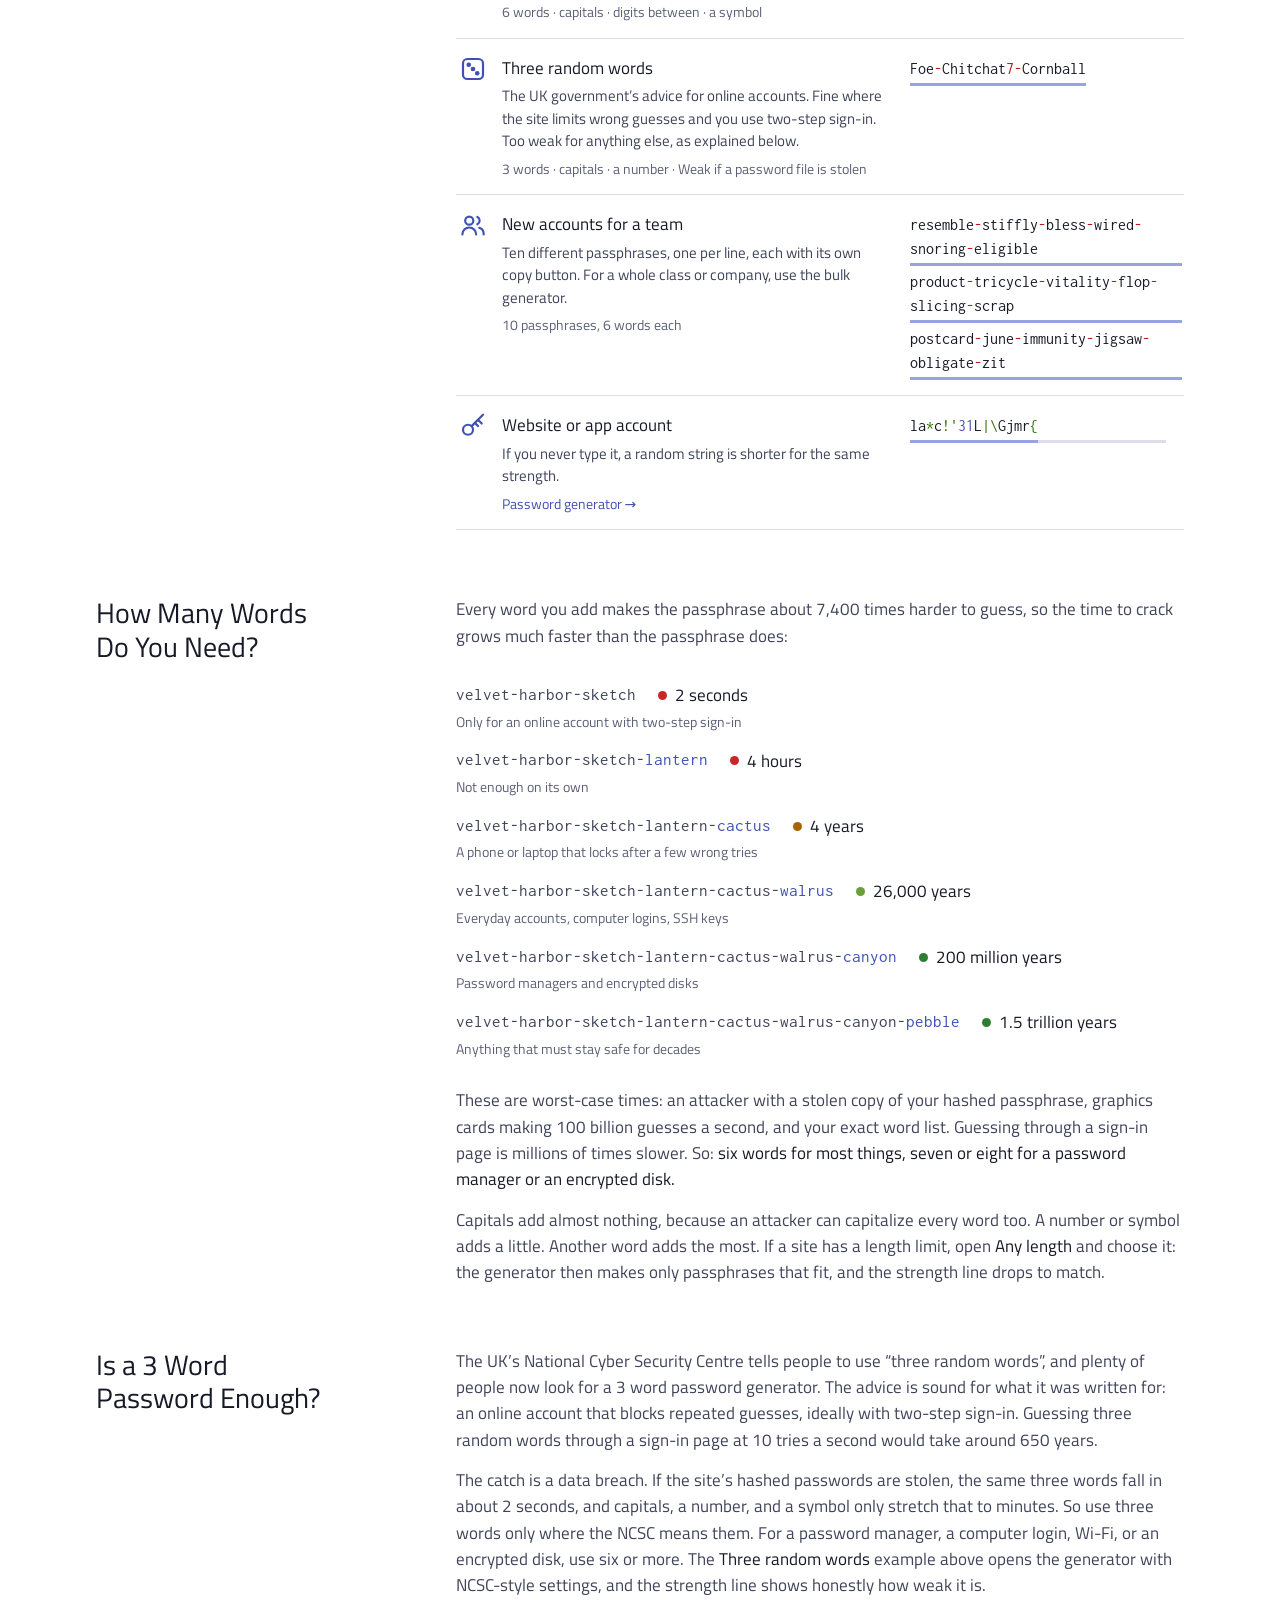
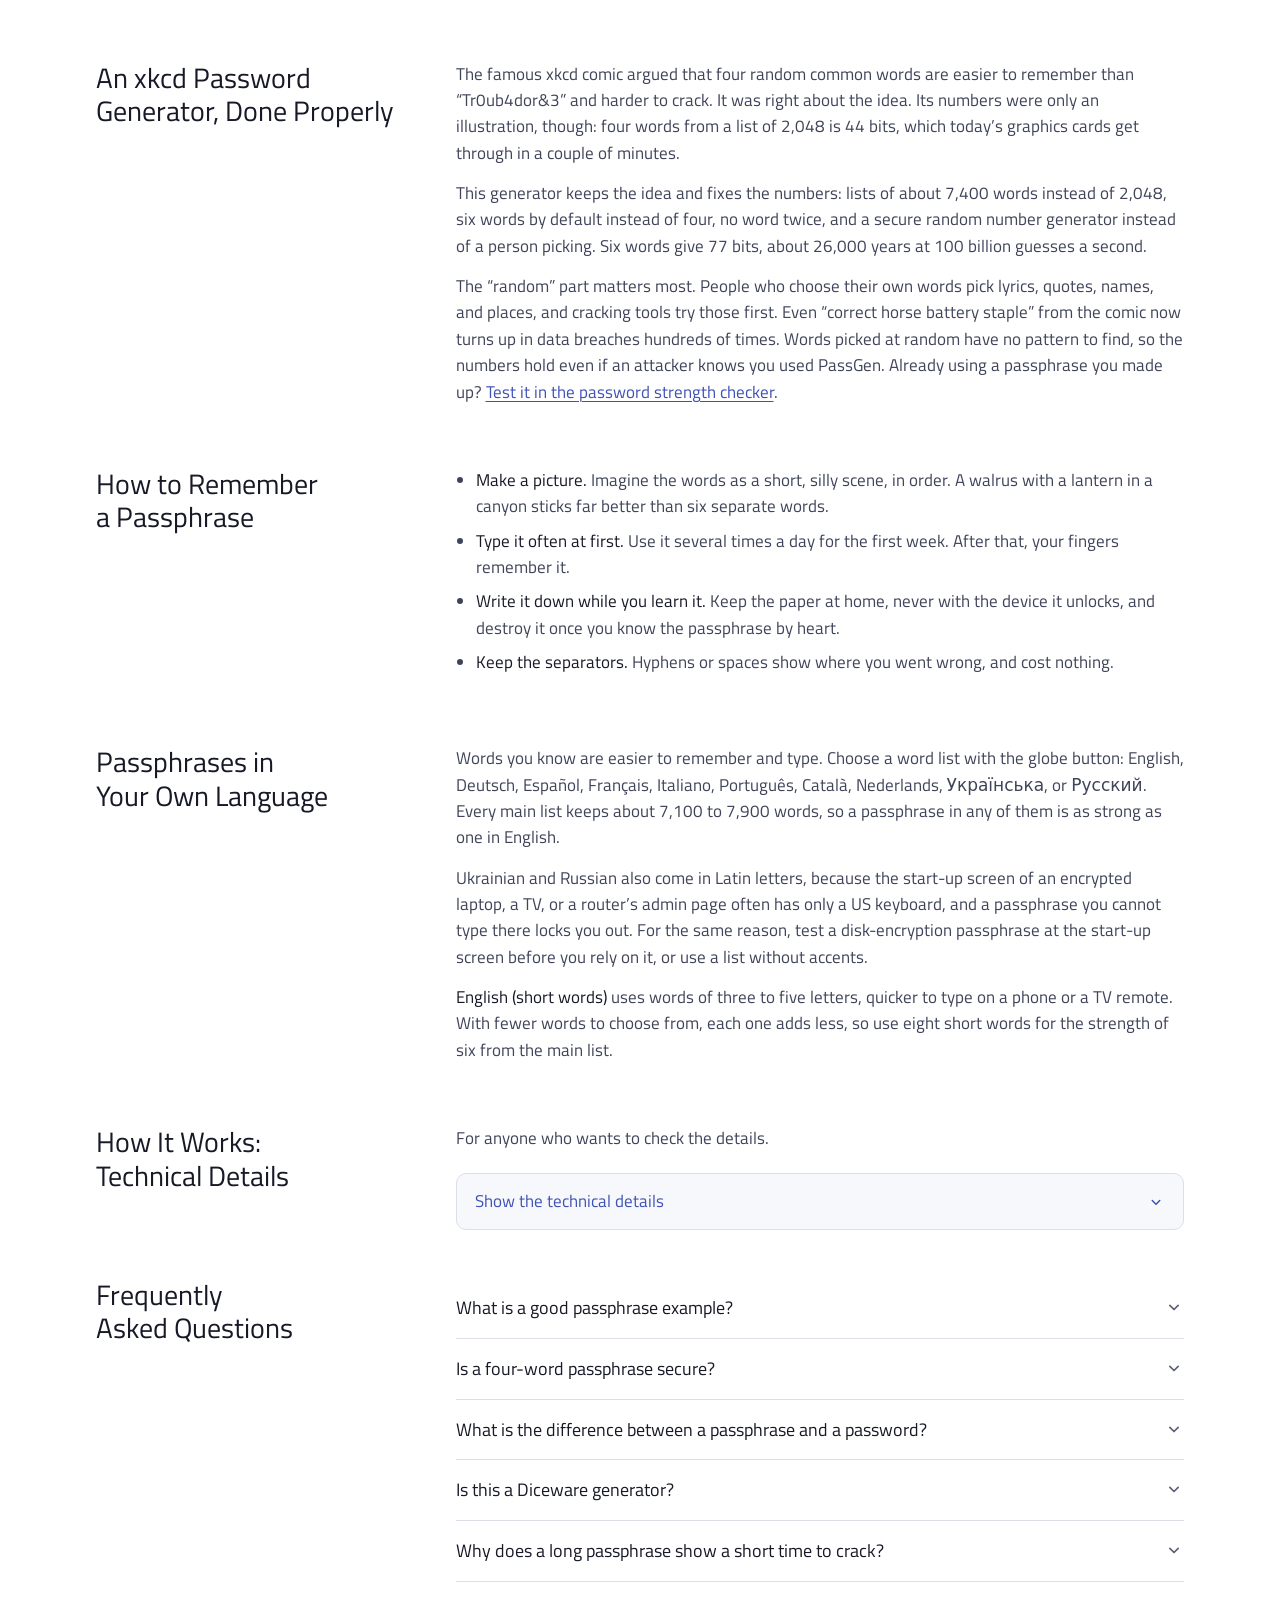
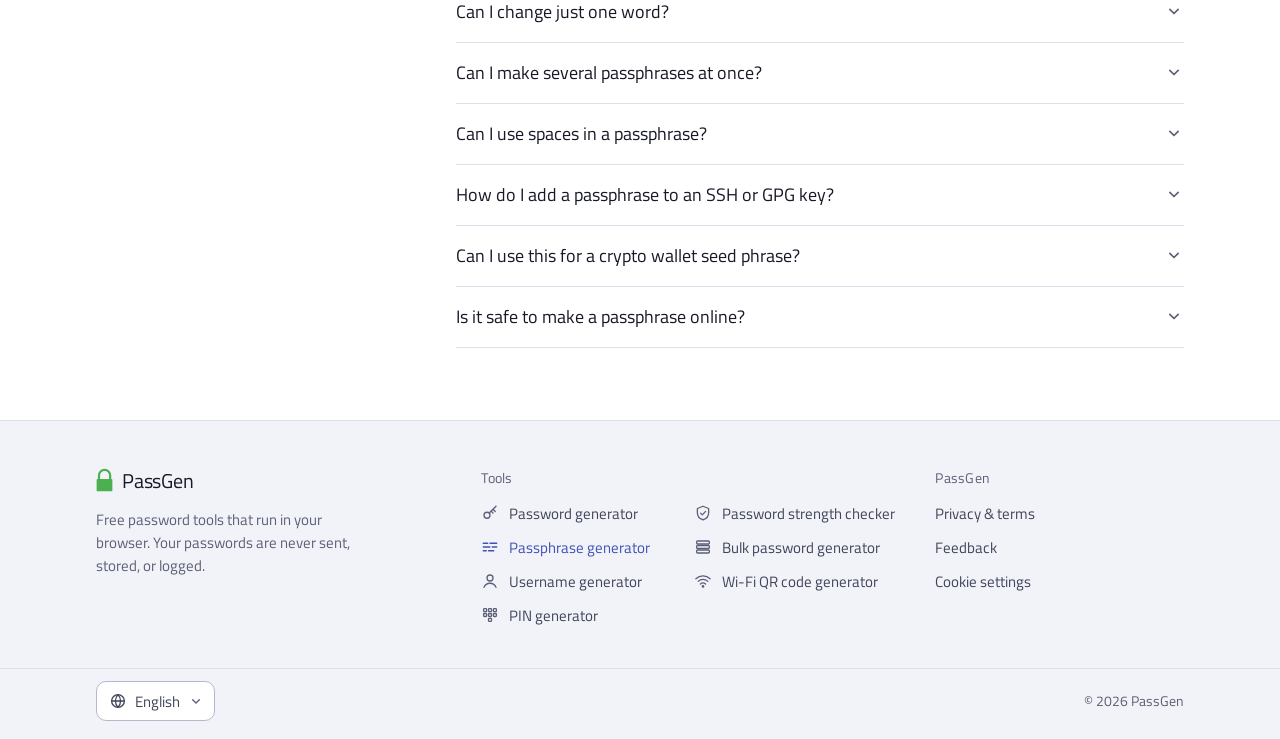
<file: passphrase/index.html>
<!doctype html> <html lang="en" data-lang="en"> <head> <meta charset="utf-8"><meta http-equiv="Content-Security-Policy" content="default-src 'self'; script-src 'self' 'unsafe-inline'; style-src 'self' 'unsafe-inline'; img-src 'self' data:; font-src 'self'; connect-src 'self' https://api.pwnedpasswords.com; frame-src 'none'; object-src 'none';"> <meta name="viewport" content="width=device-width,initial-scale=1"> <title>Passphrase Generator: Random Word Passwords | PassGen</title> <meta name="description" content="Make strong, memorable passphrases from random words, xkcd style: 3 to 12 words, up to 16 at once, any length limit, 10 languages. Made in your browser."> <link rel="preload" href="/assets/fonts/inconsolata-latin.woff2" as="font" type="font/woff2" crossorigin> <link rel="preload" href="/assets/fonts/titillium-latin.woff2" as="font" type="font/woff2" crossorigin> <style>@font-face { font-family: "Titillium Web"; font-style: normal; font-weight: 400; font-display: swap; src: url("/assets/fonts/titillium-latin.woff2") format("woff2"); unicode-range: U+0-FF, U+131, U+152-153, U+2BB-2BC, U+2C6, U+2DA, U+2DC, U+304, U+308, U+329, U+2000-206F, U+20AC, U+2122, U+2191, U+2193, U+2212, U+2215, U+FEFF, U+FFFD; }@font-face { font-family: "Titillium Web"; font-style: normal; font-weight: 400; font-display: swap; src: url("/assets/fonts/titillium-latin-ext.woff2") format("woff2"); unicode-range: U+100-2BA, U+2BD-2C5, U+2C7-2CC, U+2CE-2D7, U+2DD-2FF, U+304, U+308, U+329, U+1D00-1DBF, U+1E00-1E9F, U+1EF2-1EFF, U+2020, U+20A0-20AB, U+20AD-20C0, U+2113, U+2C60-2C7F, U+A720-A7FF; }@font-face { font-family: Inconsolata; font-style: normal; font-weight: 400; font-display: block; src: url("/assets/fonts/inconsolata-latin.woff2") format("woff2"); unicode-range: U+0-FF, U+131, U+152-153, U+2BB-2BC, U+2C6, U+2DA, U+2DC, U+304, U+308, U+329, U+2000-206F, U+20AC, U+2122, U+2191, U+2193, U+2212, U+2215, U+FEFF, U+FFFD; }@font-face { font-family: Inconsolata; font-style: normal; font-weight: 400; font-display: block; src: url("/assets/fonts/inconsolata-latin-ext.woff2") format("woff2"); unicode-range: U+100-2BA, U+2BD-2C5, U+2C7-2CC, U+2CE-2D7, U+2DD-2FF, U+304, U+308, U+329, U+1D00-1DBF, U+1E00-1E9F, U+1EF2-1EFF, U+2020, U+20A0-20AB, U+20AD-20C0, U+2113, U+2C60-2C7F, U+A720-A7FF; }:root { color-scheme: light; --bg: #ffffff; --band: #f2f3f9; --slab: #ffffff; --sunk: #f7f8fb; --line: #dcdfea; --line-strong: #b3b8cc; --box: #767b90; --ink: #171927; --ink-2: #3f4459; --muted: #5b6076; --brand: #3F51B5; --brand-ink: #3F51B5; --brand-fill: #3F51B5; --brand-soft: #e8eaf6; --brand-line: #9aa4dc; --on-brand: #ffffff; --go: #4CAF50; --go-hover: #5cbb60; --go-ink: #0c2310; --sel: #c5cae9; --sel-ink: #171927; --s-weak: #c62828; --s-fair: #a86400; --s-strong: #3F51B5; --s-vstrong: #2e7d32; --s-empty: #dcdfea; --shadow: 0 1px 2px rgb(23 27 60 / .07),0 3px 8px -4px rgb(23 27 60 / .12); --pop-shadow: 0 10px 20px -8px rgb(23 27 60 / .28),0 2px 6px rgb(23 27 60 / .08); --scrim: rgb(15 17 30 / .38); --ui: "Titillium Web",system-ui,-apple-system,"Segoe UI",Roboto,"Noto Sans",sans-serif; --mono: "Inconsolata",ui-monospace,"SFMono-Regular",Menlo,Consolas,monospace; --r: 10px; --wrap: 880px; --wide: 1136px; --gutter: 24px; }@media (prefers-color-scheme: dark){:root:not([data-theme="light"]) { color-scheme: dark; --bg: #141518; --band: #1b1c21; --slab: #24262d; --sunk: #1e1f25; --line: #33363f; --line-strong: #4d515e; --box: #8a8fa0; --ink: #eceef3; --ink-2: #c6c9d4; --muted: #a3a7b6; --brand-ink: #82b1ff; --brand-fill: #4a5fd0; --brand-soft: #262d4d; --brand-line: #5465c4; --on-brand: #ffffff; --go: #4CAF50; --go-hover: #5cbb60; --go-ink: #0c2310; --sel: #3949ab; --sel-ink: #ffffff; --s-weak: #ef5350; --s-fair: #ffb300; --s-strong: #82b1ff; --s-vstrong: #66bb6a; --s-empty: #393c46; --shadow: 0 1px 2px rgb(0 0 0 / .3),0 3px 8px -4px rgb(0 0 0 / .4); --pop-shadow: 0 10px 20px -8px rgb(0 0 0 / .7),0 2px 6px rgb(0 0 0 / .3); --scrim: rgb(0 0 0 / .55); }}:root[data-theme="dark"] { color-scheme: dark; --bg: #141518; --band: #1b1c21; --slab: #24262d; --sunk: #1e1f25; --line: #33363f; --line-strong: #4d515e; --box: #8a8fa0; --ink: #eceef3; --ink-2: #c6c9d4; --muted: #a3a7b6; --brand-ink: #82b1ff; --brand-fill: #4a5fd0; --brand-soft: #262d4d; --brand-line: #5465c4; --on-brand: #ffffff; --go: #4CAF50; --go-hover: #5cbb60; --go-ink: #0c2310; --sel: #3949ab; --sel-ink: #ffffff; --s-weak: #ef5350; --s-fair: #ffb300; --s-strong: #82b1ff; --s-vstrong: #66bb6a; --s-empty: #393c46; --shadow: 0 1px 2px rgb(0 0 0 / .3),0 3px 8px -4px rgb(0 0 0 / .4); --pop-shadow: 0 10px 20px -8px rgb(0 0 0 / .7),0 2px 6px rgb(0 0 0 / .3); --scrim: rgb(0 0 0 / .55); }*, ::before, ::after { box-sizing: border-box; }html { text-size-adjust: 100%; scrollbar-color: var(--line-strong) transparent; scroll-behavior: smooth; }@media (prefers-reduced-motion: reduce){html { scroll-behavior: auto; }}body { margin: 0px; background: var(--bg); color: var(--ink); font: 400 17px/1.55 var(--ui); font-synthesis: none; -webkit-font-smoothing: antialiased; }body { display: flex; flex-direction: column; min-height: 100dvh; }body > main { flex: 1 0 auto; }::selection { background: var(--sel); color: var(--sel-ink); }a { color: var(--brand-ink); text-underline-offset: 0.2em; text-decoration-thickness: 1px; }a:hover { text-decoration-thickness: 2px; }button, input, select, textarea { font: inherit; color: inherit; }button { cursor: pointer; }:focus-visible { outline: 2px solid var(--brand-ink); outline-offset: 2px; border-radius: 6px; }.ico { width: 20px; height: 20px; flex: 0 0 auto; display: block; }.sr { width: 1px; height: 1px; overflow: hidden; clip: rect(0px, 0px, 0px, 0px); white-space: nowrap; position: absolute !important; }h1, h2, h3 { font-weight: 400; margin: 0px; text-wrap: balance; }.top { background: var(--band); border-bottom: 1px solid var(--line); }.top-in { max-width: var(--wide); margin: 0px auto; padding: 0 var(--gutter); height: 64px; display: flex; align-items: center; gap: 28px; }.brand { display: flex; align-items: center; gap: 10px; color: var(--ink); text-decoration: none; font-size: 22px; letter-spacing: -0.01em; flex: 0 0 auto; }.brand:hover { text-decoration: none; }.brand svg { width: 30px; height: 30px; }.tools { display: flex; align-self: stretch; gap: 2px; flex: 1 1 0%; min-width: 0px; }.tools a { position: relative; display: flex; align-items: center; gap: 8px; padding: 0px 13px; color: var(--ink-2); text-decoration: none; font-size: 16px; white-space: nowrap; }.tools a .ico { width: 18px; height: 18px; color: var(--muted); }.tools a:hover { color: var(--ink); }.tools a[aria-current="page"] { color: var(--brand-ink); }.tools a[aria-current="page"] .ico { color: var(--brand-ink); }.tools a[aria-current="page"]::after { content: ""; position: absolute; inset-inline: 10px; bottom: -1px; height: 3px; border-radius: 3px 3px 0px 0px; background: var(--brand-ink); }.tools .sep { width: 1px; background: var(--line); margin: 22px 8px; }.top-actions { display: flex; align-items: center; gap: 6px; flex: 0 0 auto; }.top-actions .menu-btn { display: none; }.icon-btn { display: inline-flex; align-items: center; justify-content: center; gap: 6px; height: 40px; min-width: 40px; padding: 0px 10px; border-radius: var(--r); border: 1px solid transparent; background: transparent; color: var(--ink-2); }.icon-btn:hover { background: var(--slab); border-color: var(--line); }.lang-btn .code { font-size: 15px; letter-spacing: 0.04em; }.band { background: var(--band); border-bottom: 1px solid var(--line); }.band-in { max-width: var(--wrap); margin: 0px auto; padding: 44px var(--gutter) 40px; }.title { display: flex; flex-wrap: wrap; align-items: baseline; justify-content: space-between; gap: 6px 24px; }h1 { font-size: 36px; line-height: 1.12; letter-spacing: -0.012em; color: var(--ink); }.recipe { display: flex; flex-wrap: wrap; gap: 8px; margin: 24px 0px 14px; padding: 0px; list-style: none; }.chip { display: inline-flex; align-items: center; gap: 8px; height: 42px; padding: 0px 14px; border-radius: var(--r); border: 1px solid var(--line-strong); background: var(--slab); color: var(--ink-2); font-size: 16px; white-space: nowrap; transition: background-color 0.15s, border-color 0.15s, color 0.15s; }.chip:hover { border-color: var(--brand-line); color: var(--ink); }.chip .ico { width: 16px; height: 16px; color: var(--muted); transition: transform 0.2s cubic-bezier(0.2, 0.8, 0.2, 1); }.chip .val { color: var(--ink); }.chip[aria-pressed="false"] { color: var(--muted); }@keyframes nope { 
  20%, 60% { transform: translateX(-4px); }
  40%, 80% { transform: translateX(4px); }
}.recipe .gap { width: 8px; }.sep-glyph { font-size: 20px; line-height: 1; color: var(--ink); min-width: 10px; text-align: center; letter-spacing: 0px; }.recipe li { display: flex; }.recipe li > .chip { flex: 1 1 0%; justify-content: center; }.slab { background: var(--slab); border: 1px solid var(--line); border-radius: 14px; box-shadow: var(--shadow); }.slab-main { display: grid; grid-template-columns: minmax(0px, 1fr) auto auto; align-items: center; gap: 10px; padding: 16px 16px 16px 24px; padding-inline: 24px 16px; }.out { min-width: 0px; height: 64px; display: flex; align-items: center; font-family: var(--mono); color: var(--ink); direction: ltr; unicode-bidi: isolate; }.out-text { display: block; white-space: nowrap; overflow: hidden; font-size: 40px; line-height: 1.2; letter-spacing: 0.01em; font-variant-ligatures: none; }.out.wrap { height: auto; min-height: 64px; max-height: 40vh; overflow: auto; align-items: flex-start; padding: 6px 0px; }.out.wrap .out-text { white-space: normal; word-break: break-all; overflow: visible; }.out.phrase.wrap .out-text { word-break: normal; overflow-wrap: anywhere; text-wrap: balance; }[dir="rtl"] .out { justify-content: flex-end; }.btn { display: inline-flex; align-items: center; justify-content: center; gap: 10px; height: 52px; padding: 0px 22px; border-radius: var(--r); border: 1px solid var(--line-strong); background: var(--slab); color: var(--ink); font-size: 18px; white-space: nowrap; transition: background-color 0.15s, border-color 0.15s, transform 0.1s; }.btn:active { transform: translateY(1px); }.btn .ico { width: 20px; height: 20px; }.btn-icon { width: 52px; padding: 0px; color: var(--ink-2); }.btn-icon:hover { border-color: var(--brand-line); color: var(--brand-ink); }.btn-icon .ico { transition: transform 0.45s cubic-bezier(0.2, 0.8, 0.2, 1); }.btn-go { background: var(--go); border-color: var(--go); color: var(--go-ink); min-width: 132px; }.btn-go:hover { background: var(--go-hover); border-color: var(--go-hover); }.btn-go .labels { display: grid; }.btn-go .labels > span { grid-area: 1 / 1; transition: opacity 0.15s; }.btn-go .labels > span[hidden] { display: block; visibility: hidden; opacity: 0; }.btn-go .ic-wrap { display: grid; width: 20px; height: 20px; }.btn-go .ic-wrap svg { width: 20px; height: 20px; grid-area: 1 / 1; transition: opacity 0.15s, transform 0.25s cubic-bezier(0.2, 0.8, 0.2, 1); }.btn-go .ic-done { opacity: 0; transform: scale(0.5); }.slab-foot { display: flex; align-items: center; gap: 14px; padding: 12px 24px; border-top: 1px solid var(--line); font-size: 15px; color: var(--muted); min-height: 48px; }.meter { display: flex; gap: 4px; flex: 0 0 auto; }.meter i { width: 26px; height: 6px; border-radius: 3px; background: var(--s-empty); transition: background-color 0.25s; }.meter[data-l="3"] i:nth-child(-n+3) { background: var(--s-strong); }.verdict { color: var(--ink); font-size: 16px; }.foot-sp { flex: 1 1 0%; }.bits { font-variant-numeric: tabular-nums; white-space: nowrap; }.after { display: flex; flex-wrap: wrap; gap: 4px 8px; margin-top: 12px; margin-inline-start: -8px; }.link-btn { display: inline-flex; align-items: center; gap: 8px; height: 40px; padding: 0px 10px; border: 0px; border-radius: 8px; background: none; color: var(--brand-ink); font-size: 16px; }.link-btn .ico { width: 18px; height: 18px; }.link-btn:hover { background: var(--brand-soft); }.btn:disabled { opacity: 0.5; cursor: not-allowed; }@starting-style {
  .pop:popover-open { opacity: 0; transform: translateY(-4px); }
}.opt code, .pop code, .mono { font-family: var(--mono); font-size: 15px; color: var(--muted); letter-spacing: 0.04em; word-break: break-all; }.guide { max-width: var(--wrap); margin: 0px auto; padding: 24px var(--gutter) 72px; }.guide section { max-width: 68ch; padding-top: 48px; }.guide h2 { font-size: 28px; line-height: 1.2; margin-bottom: 12px; color: var(--ink); }.guide p, .guide li { color: var(--ink-2); }.guide p { margin: 0px 0px 14px; }.fb-fab { transition: opacity 0.2s, transform 0.2s; }@keyframes rise { 
  0% { opacity: 0; transform: translateY(8px); }
}.toast { position: fixed; left: 50%; bottom: 24px; transform: translate(-50%, 16px); background: var(--ink); color: var(--bg); padding: 10px 16px; border-radius: 10px; font-size: 15px; opacity: 0; pointer-events: none; transition: opacity 0.18s, transform 0.25s cubic-bezier(0.2, 0.8, 0.2, 1); z-index: 50; max-width: calc(-32px + 100vw); }.print-only { display: none; }@media print{body > :not(.print-only) { display: none !important; }.print-only { display: block !important; }}@media (max-width: 1120px){.tools a .ico { display: none; }.tools a { padding: 0px 10px; }}@media (max-width: 999px){.recipe { margin: 18px 0px 12px; gap: 6px; display: grid; grid-template-columns: repeat(12, minmax(0px, 1fr)); grid-auto-flow: dense; }.recipe > li { grid-column: span 4; }.recipe .r-words { grid-column: span 5; }.recipe .r-sep { grid-column: span 7; }.recipe .r-wl { grid-column: span 12; }.recipe .gap { display: none; }}@media (max-width: 860px){:root { --gutter: 16px; }.top-in { display: grid; grid-template-columns: minmax(0px, 1fr) auto; height: auto; padding: 0px; gap: 0px; }.brand { font-size: 20px; height: 56px; padding-inline: 16px; }.brand svg { width: 26px; height: 26px; }.top-actions { padding-inline-end: 8px; grid-area: 1 / 2; }.top-actions .menu-btn { display: inline-flex; }.tools { grid-area: 2 / 1 / auto / -1; border-top: 1px solid var(--line); overflow-x: auto; scrollbar-width: none; height: 48px; padding: 0px 8px; scroll-snap-type: x; mask-image: linear-gradient(90deg, rgb(0, 0, 0) 88%, transparent); }[dir="rtl"] .tools { mask-image: linear-gradient(270deg, rgb(0, 0, 0) 88%, transparent); }.tools::-webkit-scrollbar { display: none; }.tools a { padding: 0px 12px; scroll-snap-align: start; }.tools a .ico { display: block; }.tools .sep { margin: 14px 4px; }.band-in { padding: 24px var(--gutter) 28px; }h1 { font-size: 28px; }.title { display: block; }.chip { height: 42px; padding: 0px 10px; font-size: 15px; gap: 7px; }.slab-main { grid-template-columns: 52px minmax(0px, 1fr); padding: 14px; }.slab-main .out { grid-column: 1 / -1; height: 56px; }.slab-main .out.wrap, .slab-main .out.many { height: auto; }.btn-go { width: 100%; }.slab-foot { padding: 10px 14px; flex-wrap: wrap; gap: 6px 12px; }.slab-foot .bits { display: none; }.guide section { padding-top: 36px; }.guide h2 { font-size: 24px; }@starting-style {
  .pop:not(.pop-info):popover-open { transform: translateY(24px); }
}@starting-style {
  .pop.pop-full:popover-open, .lang-pop:popover-open { transform: none; opacity: 0; }
}}@media (prefers-reduced-motion: reduce){*, ::before, ::after { animation-duration: 0.01ms !important; animation-iteration-count: 1 !important; transition-duration: 0.01ms !important; }}:root[data-theme="dark"] .theme-btn .ic-moon, :root:not([data-theme="dark"]) .theme-btn .ic-sun { display: none; }:root.theme-switching, :root.theme-switching *, :root.theme-switching ::before, :root.theme-switching ::after { transition: none !important; }:root:not([data-theme="dark"]) .top { --band: #3F51B5; --line: rgb(255 255 255 / .2); --line-strong: rgb(255 255 255 / .5); --ink: #ffffff; --ink-2: rgb(255 255 255 / .94); --muted: rgb(255 255 255 / .84); --brand-ink: #ffffff; --brand-fill: #ffffff; --brand-soft: rgb(255 255 255 / .16); --brand-line: rgb(255 255 255 / .75); --on-brand: #3F51B5; --box: rgb(255 255 255 / .8); border-bottom-color: transparent; }:root:not([data-theme="dark"]) .top .icon-btn:hover { background: rgba(255, 255, 255, 0.12); border-color: transparent; }:root:not([data-theme="dark"]) .top .pop, :root:not([data-theme="dark"]) .top dialog { --line: #dcdfea; --line-strong: #b3b8cc; --ink: #171927; --ink-2: #3f4459; --muted: #5b6076; --brand-ink: #3F51B5; --brand-fill: #3F51B5; --brand-soft: #e8eaf6; --brand-line: #9aa4dc; --on-brand: #ffffff; --box: #767b90; }@font-face { font-family: "PG Bold"; font-style: normal; font-weight: 700; font-display: swap; src: url("/assets/fonts/titillium-700-latin.woff2") format("woff2"); unicode-range: U+0-FF, U+131, U+152-153, U+2BB-2BC, U+2C6, U+2DA, U+2DC, U+304, U+308, U+329, U+2000-206F, U+20AC, U+2122, U+2191, U+2193, U+2212, U+2215, U+FEFF, U+FFFD; }@font-face { font-family: "PG Bold"; font-style: normal; font-weight: 700; font-display: swap; src: url("/assets/fonts/titillium-700-latin-ext.woff2") format("woff2"); unicode-range: U+100-2BA, U+2BD-2C5, U+2C7-2CC, U+2CE-2D7, U+2DD-2FF, U+304, U+308, U+329, U+1D00-1DBF, U+1E00-1E9F, U+1EF2-1EFF, U+2020, U+20A0-20AB, U+20AD-20C0, U+2113, U+2C60-2C7F, U+A720-A7FF; }html[data-theme]:root { --go: #43A047; --go-hover: #3B9440; --go-ink: #ffffff; }.btn-go { font-size: 19px; font-family: "PG Bold", "Titillium Web", system-ui, sans-serif; font-weight: 700; }.brand .lock { width: 17px; height: 24px; flex: 0 0 auto; }.brand { gap: 9px; }.top { position: sticky; top: calc(var(--hdr-h, 64px) * -1); z-index: 40; }@keyframes hdr-in { 
  0% { transform: translateY(-100%); }
  100% { transform: none; }
}.guide section[id] { scroll-margin-top: -24px; }@media (max-width: 860px){.guide section[id] { scroll-margin-top: -12px; }}html[data-theme]:root { --s-strong: #689F38; }html[data-theme="dark"]:root { --s-strong: #9CCC65; }.after { align-items: center; }@media (min-width: 1000px){.band-in:not(.bulk-in) { max-width: var(--wide); padding-inline: calc(var(--gutter) + var(--rail, 154px)); }.guide { max-width: var(--wide); }.guide section { max-width: none; display: grid; grid-template-columns: minmax(0px, 1fr) minmax(0px, 2.4fr); column-gap: 56px; }.guide section > * { grid-column: 2; }.guide section > h2 { grid-area: 1 / 1 / span 40; align-self: start; }.recipe { gap: 6px; }.recipe .chip { padding-inline: 12px; }.recipe .gap { width: 4px; }}@media (min-width: 1000px){.recipe { gap: 5px; }.recipe .chip { padding-inline: 10px; }.recipe .gap { width: 3px; }}@media (min-width: 1000px){.recipe .gap { width: 0px; }.recipe { gap: 4px; }}@media (min-width: 1000px){.recipe:not(.compact) { justify-content: space-between; }}@media (min-width: 1000px){:root.tool-wide .band-in:not(.bulk-in) { padding-inline: var(--gutter); }}@media (min-width: 1000px){.recipe:not(.compact) { justify-content: flex-start; }.recipe:not(.compact) > li > .chip { width: 100%; }}.recipe .split { display: flex; flex: 1 1 0%; min-width: 0px; }.recipe .split > .chip:first-child { flex: 1 1 0%; border-start-end-radius: 0px; border-end-end-radius: 0px; }.recipe .chip.chip-more { flex: 0 0 auto; position: relative; padding-inline: 7px; margin-inline-start: -1px; border-start-start-radius: 0px; border-end-start-radius: 0px; color: var(--muted); }.after #c-am .chev { width: 16px; height: 16px; margin-inline-start: -4px; }.recipe .chip.chip-info { padding-inline: 9px; }.recipe .chip.chip-info .ico { width: 18px; height: 18px; }.recipe .len-split { display: flex; flex: 1 1 0%; min-width: 0px; }.recipe .len-split > .chip { border-radius: 0px; margin-inline-start: -1px; justify-content: center; }.recipe .len-split > .chip:first-child { margin-inline-start: 0px; border-start-start-radius: var(--r); border-end-start-radius: var(--r); }.recipe .len-split > .chip:last-child { border-start-end-radius: var(--r); border-end-end-radius: var(--r); }.recipe .len-split .step { flex: 0 0 auto; width: 38px; padding: 0px; color: var(--ink-2); }.recipe .len-split .step .ico { width: 16px; height: 16px; }.recipe .len-split .step:disabled { color: var(--line-strong); cursor: default; }.recipe .len-split .len-num { flex: 1 1 0%; min-width: 0px; padding-inline: 6px; cursor: default; font-variant-numeric: tabular-nums; font-size: 17px; color: var(--ink); }.recipe .len-split .len-num:hover { border-color: var(--line-strong); }.recipe .len-split > .chip.step:first-child { flex: 0 0 auto; }.recipe .len-split > .chip.step { flex: 0 0 auto; }@media (hover: hover) and (pointer: fine){:root.scrubbing, :root.scrubbing * { cursor: ew-resize !important; user-select: none; }}.recipe .split > .chip:first-child { justify-content: center; }.btn-icon .ico { transition: none; }@keyframes pg-turn { 
  0% { transform: rotate(0deg); }
  100% { transform: rotate(360deg); }
}.recipe.pp-row .opt-tog .opt-ch { font-size: 17px; letter-spacing: 0.04em; }.recipe.pp-row .opt-tog[aria-pressed="false"] { background: var(--slab); border-color: var(--line-strong); color: var(--ink-2); }.recipe.pp-row .len-split .len-num { flex: 0 0 auto; width: 3.4ch; padding-inline: 4px; font-size: 17px; color: var(--ink); cursor: default; }@media (min-width: 1000px){.recipe.pp-row { gap: 6px; }.recipe.pp-row .gap { width: 10px; }.recipe.pp-row:not(.compact) > li:not(.gap):not(.r-words) { flex: 1 1 auto; }.recipe.pp-row:not(.compact) > li.r-words { flex: 0 0 auto; }.recipe.pp-row .len-split { flex: 0 0 auto; }}@media (max-width: 999px){.recipe.pp-row { grid-template-columns: repeat(24, minmax(0px, 1fr)); }.recipe.pp-row > li.r-words { grid-column: span 10; }.recipe.pp-row > li.r-sep { grid-column: span 14; }.recipe.pp-row > li.r-opt { grid-column: span 6; }.recipe.pp-row > li.r-wl { grid-column: span 12; }.recipe.pp-row .len-split .step { width: 44px; }.recipe.pp-row .len-split .len-num { flex: 1 1 0%; }}.stack { display: inline-grid; justify-items: center; }.stack > * { grid-area: 1 / 1; }.stack > .sizer { visibility: hidden; white-space: nowrap; }.stack { justify-items: start; }.recipe .chip:has(> .stack):has(> .chev) { justify-content: flex-start; }.recipe .chip:has(> .stack):has(> .chev) > .chev { margin-inline-start: auto; }.recipe.pp-row .len-split .len-num { width: auto; padding-inline: 14px; }.recipe.pp-row .len-split .len-num .stack { justify-items: center; }@media (max-width: 999px){.recipe.pp-row > li.r-words { grid-column: span 12; }.recipe.pp-row > li.r-sep { grid-column: span 12; }.recipe.pp-row .len-split .len-num { padding-inline: 6px; }}@media (max-width: 359px){.recipe.pp-row > li.r-words, .recipe.pp-row > li.r-sep, .recipe.pp-row > li.r-wl { grid-column: span 24; }.recipe.pp-row > li.r-opt { grid-column: span 12; }}.recipe.pw-row .r-set .chip[aria-pressed="false"], .recipe.pw-row .look-tog[aria-pressed="false"], .recipe.pp-row .opt-tog[aria-pressed="false"], .recipe .chip.chip-more:not(.on):is(#c-sym, #c-look-i) { background: transparent; border-color: var(--line-strong); box-shadow: none; }.recipe .r-set .chip > span:not(.sr):not(.box)::before, .recipe .opt-tog .opt-ch::before, .recipe .look-tog.skip-words::before { content: "✓"; display: inline-block; width: 0.9em; margin-inline-end: 5px; font-family: var(--ui); font-weight: 400; color: transparent; text-decoration: none; }.recipe .r-set .chip > span:not(.sr):not(.box), .recipe .opt-tog .opt-ch { position: relative; }.recipe .r-set .chip > span:not(.sr):not(.box)::before, .recipe .opt-tog .opt-ch::before { position: absolute; right: 100%; top: 50%; transform: translateY(-50%); width: auto; margin: 0px 6px 0px 0px; }.recipe.pp-row .opt-tog { padding-inline: 26px; }.recipe .r-set .chip > span:not(.sr):not(.box)::before, .recipe .opt-tog .opt-ch::before { right: auto; inset-inline-end: 100%; margin: 0px; margin-inline-end: 6px; }.top-in .brand { font-size: 19px; gap: 8px; }.top-in .brand .lock { width: 15px; height: 21px; }@media (max-width: 999px){.top-in .brand { font-size: 18px; }.top-in .brand .lock { width: 14px; height: 20px; }}@media (min-width: 1000px){:root { --rail: 154px; }}@media (hover: hover) and (pointer: fine){.recipe.recipe.recipe :is(.r-set .chip, .look-tog, .opt-tog, .chip-more):hover { border-color: var(--brand-line); color: var(--brand-ink); background: color-mix(in srgb,var(--brand-fill) 7%,var(--slab)); }.recipe.recipe .len-split .step:hover, .recipe.recipe .len-split input.len-num:hover { border-color: var(--brand-line); color: var(--brand-ink); background: color-mix(in srgb,var(--brand-fill) 7%,var(--slab)); position: relative; z-index: 1; }.guide .job:hover { background: color-mix(in srgb,var(--brand-fill) 5%,transparent); }.top-in .brand:hover { opacity: 0.85; }}.guide .job { border-radius: 8px; transition: background-color 0.15s; }@media (max-width: 999px){.recipe.pp-row .r-wl .chip { padding-inline: 8px; gap: 6px; }}@media (max-width: 999px){.recipe.pp-row:not(.pin-row) > li.r-opt { grid-column: span 12; }.recipe.pp-row:not(.pin-row) > li.r-wl { grid-column: span 24; }}.out:has(#phrase) { min-height: 79px; }@media (max-width: 860px){.out:has(#phrase) { min-height: 100px; }}.slab-foot:has(.verdict):is(#strength) { min-height: 50px; }.after .link-btn:disabled, .link-btn:disabled { color: var(--muted); cursor: default; background: none; }.link-btn:disabled .ico { opacity: 0.6; }.skip { position: absolute; left: 12px; top: -60px; z-index: 100; background: var(--slab); color: var(--ink); padding: 10px 14px; border-radius: 8px; box-shadow: rgba(0, 0, 0, 0.2) 0px 2px 10px; text-decoration: none; }.skip:focus { top: 12px; }main:focus { outline: none; }a.ttc { color: inherit; text-decoration: underline dotted; text-underline-offset: 3px; }a.ttc:hover { color: var(--brand-ink); }.fb-fab { position: fixed; right: 20px; bottom: 20px; z-index: 40; width: 48px; height: 48px; border-radius: 50%; display: grid; place-items: center; background: var(--slab); color: var(--brand-ink); border: 1px solid var(--line-strong); box-shadow: rgba(0, 0, 0, 0.14) 0px 4px 14px; cursor: pointer; }.fb-fab:hover { border-color: var(--brand-ink); }.fb-fab .ico { width: 22px; height: 22px; }@media (max-width: 860px){.fb-fab { right: 12px; bottom: 12px; width: 44px; height: 44px; transition: transform 0.2s ease-out, opacity 0.2s; }.fb-fab.away { transform: translateY(72px); opacity: 0; pointer-events: none; }}@media (prefers-reduced-motion: reduce){.fb-fab { transition: none; }}@media (min-width: 1000px){.band-in:not(.bulk-in):has(.phr-row) { padding-inline: var(--gutter); }}@media (max-width: 999px){.recipe.pp-row.phr-row > li.r-opt { grid-column: span 7; }.recipe.pp-row.phr-row > li.r-xinfo { grid-column: span 3; }.recipe.pp-row.phr-row > li.r-max { grid-column: span 9; }.recipe.pp-row.phr-row > li.r-wl { grid-column: span 15; }.recipe.pp-row.phr-row .opt-tog { padding-inline: 20px; }}@media (max-width: 374px){.recipe.pp-row.phr-row > li.r-max, .recipe.pp-row.phr-row > li.r-wl { grid-column: span 24; }}#result { --pp-sym: #b91c1c; --pp-sel: #dadef3; --pp-sym-sel: #b91c1c; --pp-dig: #b91c1c; --pp-dig-sel: #b91c1c; --pp-warn: #c62828; --pp-alt: var(--brand-ink); }:root[data-theme="dark"] #result { --pp-dig: #ff9e9e; --pp-dig-sel: #ff9e9e; --pp-sym: #ff9e9e; --pp-sel: #2f3b80; --pp-sym-sel: #ff9e9e; --pp-warn: #ff7b74; --pp-alt: var(--brand-ink); }@media (prefers-color-scheme: dark){:root:not([data-theme="light"]) #result { --pp-dig: #ff9e9e; --pp-dig-sel: #ff9e9e; --pp-sym: #ff9e9e; --pp-sel: #2f3b80; --pp-sym-sel: #ff9e9e; --pp-warn: #ff7b74; --pp-alt: var(--brand-ink); }}#result { --pw-dig: #3F51B5; --pw-sym: #317000; --pw-sym-sel: #317000; }:root[data-theme="dark"] #result { --pw-dig: #82b1ff; --pw-sym: #81c784; --pw-sym-sel: #81c784; }@media (prefers-color-scheme: dark){:root:not([data-theme="light"]) #result { --pw-dig: #82b1ff; --pw-sym: #81c784; --pw-sym-sel: #81c784; }}#out .pc-s, #out .pc-p { color: var(--pp-sym); }#out.phrase #phrase { overflow-wrap: anywhere; }#out .pp-nb { white-space: nowrap; }#out .out-text::selection, #out .out-text ::selection { background: var(--pp-sel); color: var(--ink); }#out .pc-s::selection, #out .pc-p::selection { color: var(--pp-sym-sel); }#phrase .pw-w[data-i] { cursor: pointer; border-radius: 4px; outline-offset: 1px; }#phrase .pw-w[data-i]:focus-visible { outline: 2px solid var(--brand-ink); }@media (hover: hover) and (pointer: fine){#phrase .pw-w[data-i]:hover { text-decoration: underline 2px var(--brand-fill); text-underline-offset: 5px; text-decoration-skip-ink: none; }}#strength:has(.pp-note) { flex-wrap: wrap; row-gap: 4px; align-content: start; }.pp-note { flex: 1 0 100%; min-height: 21px; font-size: 14px; line-height: 1.5; color: var(--muted); }.pp-chars { color: var(--ink-2); font-variant-numeric: tabular-nums; }.pp-chars:not(:empty) + .pp-msg:not(:empty)::before { content: " · "; }@media (max-width: 860px){.pp-note { min-height: 42px; }}.slab-foot#strength:has(.pp-note):has(.verdict) { min-height: 78px; }@media (max-width: 860px){.slab-foot#strength:has(.pp-note):has(.verdict) { min-height: 107px; }}#strength:has(.pp-note) .verdict { min-height: 24px; }#copy:disabled, #qr:disabled { opacity: 0.5; cursor: default; }.after .am-stack { justify-items: start; }.after .am-cur { display: inline-flex; align-items: center; gap: 8px; }.after .am-stack > .sizer { padding-inline-end: 20px; }.recipe.pp-row > li.r-xinfo { display: flex; flex: 0 0 auto !important; }.recipe.pp-row > li.r-xinfo .chip.chip-info { width: 44px; min-width: 44px; justify-content: center; padding: 0px; margin-inline-start: 0px; border-radius: var(--r); background: transparent; border-color: var(--line-strong); color: var(--muted); }@media (max-width: 999px){.recipe.pp-row > li.r-xinfo { justify-content: flex-end; }.recipe.pp-row > li.r-xinfo .chip.chip-info { width: 100%; min-width: 40px; }}@media (max-width: 374px){.recipe.pp-row > li.r-xinfo .chip.chip-info { min-width: 0px; }}.guide ul, .guide ol { padding-inline-start: 1.2em; margin: 0px 0px 14px; }.guide li { margin: 0px 0px 8px; }.j-sample[data-kind="phrase"] .j-line { overflow-wrap: normal; word-break: normal; }:root[data-theme="dark"] .tbl.tint td:has(.lv-1), :root[data-theme="dark"] .k-1::before { background: rgb(74, 36, 38); box-shadow: none; }:root[data-theme="dark"] .tbl.tint td:has(.lv-2), :root[data-theme="dark"] .k-2::before { background: rgb(74, 58, 28); box-shadow: none; }:root[data-theme="dark"] .tbl.tint td:has(.lv-3), :root[data-theme="dark"] .k-3::before { background: rgb(53, 65, 31); box-shadow: none; }:root[data-theme="dark"] .tbl.tint td:has(.lv-4), :root[data-theme="dark"] .k-4::before { background: rgb(31, 61, 36); box-shadow: none; }.guide p.jump { font-size: 15px; color: var(--muted); margin-top: 4px; }.guide p.jump a { white-space: nowrap; }.jobs-wrap { --j-font: 16px; --ch: calc(var(--j-font) * .5); --j-col: calc(var(--ch) * 34); --j-sym: #317000; --j-pp-d: #b91c1c; --j-pp-s: #b91c1c; margin: 14px 0px 18px; }:root[data-theme="dark"] .jobs-wrap { --j-sym: #81c784; --j-pp-d: #ff9e9e; --j-pp-s: #ff9e9e; }@media (prefers-color-scheme: dark){:root:not([data-theme="light"]) .jobs-wrap { --j-sym: #81c784; --j-pp-d: #ff9e9e; --j-pp-s: #ff9e9e; }}.guide ul.jobs { list-style: none; padding: 0px; margin: 0px; border-top: 1px solid var(--line); }.guide ul.jobs li { margin: 0px; border-bottom: 1px solid var(--line); }.job { display: grid; grid-template-columns: minmax(0,1fr) var(--j-col); column-gap: 28px; align-items: start; padding: 16px 2px 15px; color: inherit; text-decoration: none; }.job:focus-visible { outline: 2px solid var(--brand-ink); outline-offset: 2px; }.j-text { position: relative; display: block; padding-inline-start: 44px; }.j-name { display: block; color: var(--ink); font-size: 17px; }.j-name .ico { position: absolute; inset-inline-start: 0px; top: -1px; width: 30px; height: 30px; color: var(--brand-ink); stroke-width: 1.5; }.job:hover .j-name, .job:focus-visible .j-name { color: var(--brand-ink); }.j-why { display: block; color: var(--ink-2); font-size: 15px; line-height: 1.5; margin: 4px 0px 0px; }.j-detail { display: block; color: var(--muted); font-size: 14px; margin: 5px 0px 0px; }.j-sample { position: relative; align-self: stretch; font-family: var(--mono); font-size: var(--j-font); line-height: 1.5; color: var(--ink); direction: ltr; unicode-bidi: isolate; padding-top: 2px; }.j-line { display: block; overflow-wrap: anywhere; width: max-content; max-width: 100%; padding-bottom: 5px; background: linear-gradient(var(--brand-line),var(--brand-line)) 0 100%/100% 3px no-repeat; border-radius: 0px; }.j-sample { background: linear-gradient(var(--line),var(--line)) 0 calc(1.5em + 4px)/calc(var(--ch) * 32) 3px no-repeat; }.j-sample[data-kind="bulk"], .j-sample[data-kind="check"], .j-sample[data-kind="phrase"] { background: none; }.j-line b { font-weight: 400; }.j-line b.d { color: var(--brand-ink); }.j-line b.s { color: var(--j-sym); }.j-sample[data-kind="phrase"] .j-line b.d { color: var(--j-pp-d); }.j-sample[data-kind="phrase"] .j-line b.s { color: var(--j-pp-s); }@media (max-width: 700px){.j-axis, .job { grid-template-columns: minmax(0px, 1fr); }.job { row-gap: 10px; }.j-sample { min-height: 1.5em; }}</style><link rel="preload" href="/assets/css/all.css?v=20261008" as="style"><link rel="stylesheet" href="/assets/css/all.css?v=20261008" media="print" id="pg-css"><noscript><link rel="stylesheet" href="/assets/css/all.css?v=20261008"></noscript><script>!function(){var e=document.documentElement,t=null,a=window.matchMedia&&matchMedia("(prefers-color-scheme: dark)");try{t=localStorage.getItem("theme")}catch(e){}e.dataset.theme="dark"===t||"light"===t?t:a&&a.matches?"dark":"light"}();</script>   <meta property="og:type" content="website"><meta property="og:title" content="Passphrase Generator: Random Word Passwords | PassGen"><meta property="og:description" content="Make strong, memorable passphrases from random words, xkcd style: 3 to 12 words, up to 16 at once, any length limit, 10 languages. Made in your browser."><meta property="og:url" content="/passphrase/"><meta property="og:site_name" content="PassGen"><meta property="og:image" content="/assets/img/og-passphrase.png?v=955848f1"><meta property="og:image:width" content="1200"><meta property="og:image:height" content="630"><meta property="og:image:alt" content="PassGen Passphrase generator"><meta property="og:locale" content="en_US"><meta name="twitter:card" content="summary_large_image"><meta name="twitter:title" content="Passphrase Generator: Random Word Passwords | PassGen"><meta name="twitter:description" content="Make strong, memorable passphrases from random words, xkcd style: 3 to 12 words, up to 16 at once, any length limit, 10 languages. Made in your browser."><meta name="twitter:image" content="/assets/img/og-passphrase.png?v=955848f1"><script type="application/ld+json">{"@context":"https://schema.org","@type":"WebApplication","name":"Passphrase generator","url":"/passphrase/","description":"Make strong, memorable passphrases from random words, xkcd style: 3 to 12 words, up to 16 at once, any length limit, 10 languages. Made in your browser.","inLanguage":"en","applicationCategory":"SecurityApplication","operatingSystem":"Any","browserRequirements":"Requires JavaScript","isAccessibleForFree":true,"offers":{"@type":"Offer","price":"0","priceCurrency":"USD"},"publisher":{"@type":"Organization","name":"PassGen","url":"/"}}</script><link rel="icon" href="/favicon.ico" sizes="48x48"><link rel="icon" type="image/svg+xml" href="/assets/img/icon.svg"><link rel="apple-touch-icon" href="/assets/img/apple-touch-icon.png"><meta name="theme-color" content="#3F51B5" media="(prefers-color-scheme: light)"><meta name="theme-color" content="#1b1c21" media="(prefers-color-scheme: dark)"><link rel="alternate" hreflang="ru" href="/ru/passphrase/"><link rel="alternate" hreflang="en" href="/passphrase/"></head> <body>  <a class="skip" href="#main">Skip to the tool</a><header class="top"><div class="top-in"><a class="brand" href="/" aria-label="PassGen"><svg class="lock" viewBox="-2 0 54 72" aria-hidden="true"><rect x="0" y="33" width="50" height="39" rx="3" fill="#4CAF50"/><path d="M7.5 34V21.5a17.75 17.75 0 0 1 35.5 0V34" fill="none" stroke="#4CAF50" stroke-width="7"/></svg><span>PassGen</span></a><nav class="tools" aria-label="Tools"><a href="/" title="Password generator"><svg class="ico" aria-hidden="true"><use href="/assets/icons.svg?v=20261008#i-key"/></svg><span>Password</span></a><a href="/passphrase/" aria-current="page" title="Passphrase generator"><svg class="ico" aria-hidden="true"><use href="/assets/icons.svg?v=20261008#i-phrase"/></svg><span>Passphrase</span></a><a href="/username/" title="Username generator"><svg class="ico" aria-hidden="true"><use href="/assets/icons.svg?v=20261008#i-user"/></svg><span>Username</span></a><a href="/pin/" title="PIN generator"><svg class="ico" aria-hidden="true"><use href="/assets/icons.svg?v=20261008#i-pin"/></svg><span>PIN</span></a><span class="sep" aria-hidden="true"></span><a href="/check/" title="Password strength checker"><svg class="ico" aria-hidden="true"><use href="/assets/icons.svg?v=20261008#i-check"/></svg><span>Check</span></a><a href="/bulk/" title="Bulk password generator"><svg class="ico" aria-hidden="true"><use href="/assets/icons.svg?v=20261008#i-bulk"/></svg><span>Bulk</span></a><a href="/wifi/" title="Wi-Fi QR code generator"><svg class="ico" aria-hidden="true"><use href="/assets/icons.svg?v=20261008#i-wifi"/></svg><span>Wi-Fi</span></a></nav><div class="top-actions"><button class="icon-btn lang-btn" popovertarget="lang-pop" aria-label="Language: English"><svg class="ico" aria-hidden="true"><use href="/assets/icons.svg?v=20261008#i-globe"/></svg><span class="code">EN</span></button><button class="icon-btn theme-btn" type="button" aria-label="Switch to dark mode"><svg class="ico ic-moon" aria-hidden="true"><use href="/assets/icons.svg?v=20261008#i-moon"/></svg><svg class="ico ic-sun" aria-hidden="true"><use href="/assets/icons.svg?v=20261008#i-sun"/></svg></button><button class="icon-btn menu-btn" type="button" popovertarget="menu-pop" aria-label="Menu"><svg class="ico" aria-hidden="true"><use href="/assets/icons.svg?v=20261008#i-menu"/></svg></button></div></div></header><div class="pop lang-pop" id="lang-pop" popover><span class="grab" aria-hidden="true"></span><h3>Language</h3><input class="filter" type="search" placeholder="Find a language" aria-label="Find a language"><ul class="lang-grid"><li data-en="Russian"><a href="/ru/passphrase/" hreflang="ru" data-code="ru" lang="ru"><span>Русский</span><span class="c">RU</span></a></li><li data-en="English"><a href="/passphrase/" hreflang="en" data-code="en" lang="en"><span>English</span><span class="c">EN</span></a></li></ul></div><div class="toast" role="status" aria-live="polite"></div><div class="sr" id="sr-status" role="status" aria-live="polite"></div> <main id="main" tabindex="-1"> <section class="band" aria-labelledby="h1"> <div class="band-in"> <div class="title"> <h1 id="h1">Passphrase Generator</h1> </div> <ul class="recipe recipe-phrase pp-row phr-row" aria-label="Passphrase settings"> <li class="r-words"><span class="split len-split" role="group" aria-label="Number of words"><button class="chip step" type="button" id="w-dec" aria-label="Fewer words"><svg class="ico" aria-hidden="true"><use href="/assets/icons.svg?v=20261008#i-minus"/></svg></button><span class="chip len-num" aria-live="polite"><span class="stack"><span id="w-lbl"><span class="val" id="w-val">6</span> words</span><span class="sizer" aria-hidden="true">12 words</span></span></span><button class="chip step" type="button" id="w-inc" aria-label="More words"><svg class="ico" aria-hidden="true"><use href="/assets/icons.svg?v=20261008#i-plus"/></svg></button></span></li> <li class="r-sep"><button class="chip" type="button" popovertarget="pop-sep" aria-label="Between words"><span class="mono sep-glyph" id="sep-glyph">-</span><span class="stack"><span id="sep-val">Hyphen</span><span class="sizer" aria-hidden="true">Random digits</span></span><svg class="ico chev" aria-hidden="true"><use href="/assets/icons.svg?v=20261008#i-chev"/></svg></button></li> <li class="gap" aria-hidden="true"></li> <li class="r-opt"><button class="chip opt-tog" type="button" aria-pressed="false" id="c-cap" title="Capitalize each word"><span class="opt-ch" aria-hidden="true">Abc</span><span class="sr">Capitalize each word</span></button></li> <li class="r-opt"><button class="chip opt-tog" type="button" aria-pressed="false" id="c-num" title="Add a number"><span class="opt-ch" aria-hidden="true">123</span><span class="sr">Add a number</span></button></li> <li class="r-opt"><button class="chip opt-tog" type="button" aria-pressed="false" id="c-sym" title="Add a symbol"><span class="opt-ch" aria-hidden="true">!@#</span><span class="sr">Add a symbol</span></button></li> <li class="r-xinfo"><button class="chip chip-more chip-info" type="button" popovertarget="pop-extras" id="c-xinfo" aria-label="What Abc, 123 and !@# do" title="What Abc, 123 and !@# do"><svg class="ico" aria-hidden="true"><use href="/assets/icons.svg?v=20261008#i-info"/></svg></button></li> <li class="gap" aria-hidden="true"></li> <li class="r-max"><button class="chip" type="button" popovertarget="pop-max" aria-label="Maximum length"><span class="stack"><span id="max-val">Any length</span><span class="sizer" aria-hidden="true">Any length</span></span><svg class="ico chev" aria-hidden="true"><use href="/assets/icons.svg?v=20261008#i-chev"/></svg></button></li> <li class="r-wl"><button class="chip" type="button" popovertarget="pop-wl" aria-label="Word list language"><svg class="ico" aria-hidden="true"><use href="/assets/icons.svg?v=20261008#i-globe"/></svg><span class="stack"><span id="wl-val">English</span><span class="sizer" aria-hidden="true">Українська (лат.)</span><span class="sizer" aria-hidden="true">English (short words)</span></span><svg class="ico chev" aria-hidden="true"><use href="/assets/icons.svg?v=20261008#i-chev"/></svg></button></li> </ul> <div class="slab" id="result"> <div class="slab-main"> <div class="out phrase" id="out"><span class="out-text" id="phrase"></span></div> <button class="btn btn-icon" type="button" id="regen" aria-label="New passphrase" title="New passphrase"><svg class="ico" aria-hidden="true"><use href="/assets/icons.svg?v=20261008#i-refresh"/></svg></button> <button class="btn btn-go" type="button" id="copy" data-many="0"> <span class="ic-wrap"><svg class="ic-copy" aria-hidden="true"><use href="/assets/icons.svg?v=20261008#i-copy"/></svg><svg class="ic-done" aria-hidden="true"><use href="/assets/icons.svg?v=20261008#i-done"/></svg></span> <span class="labels"><span class="l-one">Copy</span><span class="l-all" hidden>Copy all</span><span class="l-done" hidden>Copied</span></span> </button> </div> <div class="slab-foot" id="strength"> <span class="meter" aria-hidden="true"><i></i><i></i><i></i><i></i></span> <span class="verdict"></span> <a class="ttc" href="#how-many"></a> <span class="foot-sp"></span> <span class="bits"></span> <span class="pp-note" id="pp-note" aria-live="polite"><span class="pp-chars" id="pp-chars"></span><span class="pp-msg" id="pp-msg"></span></span> </div> </div> <div class="after"> <button class="link-btn" type="button" id="share"><svg class="ico" aria-hidden="true"><use href="/assets/icons.svg?v=20261008#i-link"/></svg>Link to these settings</button> <button class="link-btn" type="button" id="qr"><svg class="ico" aria-hidden="true"><use href="/assets/icons.svg?v=20261008#i-qr"/></svg>QR code</button> <button class="link-btn" type="button" popovertarget="pop-am" id="c-am"><svg class="ico" aria-hidden="true"><use href="/assets/icons.svg?v=20261008#i-bulk"/></svg><span class="stack am-stack"><span class="am-cur"><span id="am-link">Several passphrases</span><svg class="ico chev" aria-hidden="true"><use href="/assets/icons.svg?v=20261008#i-chev"/></svg></span><span class="sizer" aria-hidden="true">Several passphrases</span></span></button> </div> </div> </section> <div class="guide">  <section id="intro"> <h2>Free Random Passphrase Generator</h2> <p>Make a passphrase from random words: easy to remember, easy to type, and hard to guess. It is the xkcd idea and the Diceware method done properly, with a secure random number generator and an honest strength count. The default, six random words, is strong enough for almost anything you type by hand.</p> <p>Choose 3 to 12 words, what goes between them, capitals, a number, a symbol, and a maximum length. Words come in English and nine other languages. Don’t like one word? Tap it to swap just that one. The passphrase is made on your device and never sent anywhere.</p> <p class="jump">Jump to: <a href="#presets">What is it for?</a> · <a href="#how-many">How many words?</a> · <a href="#three-words">Three random words</a> · <a href="#remember">How to remember it</a> · <a href="#faq">Questions</a></p> </section> <section id="presets"> <h2>What Is the Passphrase For?</h2> <p>A passphrase is for a secret you type yourself. Pick the job and the generator opens with the right settings.</p> <div class="jobs-wrap"><ul class="jobs"> <li><a class="job" href="?w=7&amp;cap=1&amp;num=1"><span class="j-text"><span class="j-name"><svg class="ico" aria-hidden="true"><use href="/assets/icons.svg?v=20261008#i-lock"/></svg>Master password</span><span class="j-why">The one password you can never forget: it unlocks your password manager. Capitals and a number satisfy apps that insist on them.</span><span class="j-detail">7 words · capitals · a number</span></span><span class="j-sample" data-kind="phrase" aria-hidden="true"></span></a></li> <li><a class="job" href="?w=8"><span class="j-text"><span class="j-name"><svg class="ico" aria-hidden="true"><use href="/assets/icons.svg?v=20261008#i-database"/></svg>Disk encryption</span><span class="j-why">BitLocker, FileVault, VeraCrypt, or LUKS. It guards everything on the disk, so it gets the most words.</span><span class="j-detail">8 words</span></span><span class="j-sample" data-kind="phrase" aria-hidden="true"></span></a></li> <li><a class="job" href="?w=6"><span class="j-text"><span class="j-name"><svg class="ico" aria-hidden="true"><use href="/assets/icons.svg?v=20261008#i-terminal"/></svg>SSH or GPG key</span><span class="j-why">Unlocks your private key each time you use it.</span><span class="j-detail">6 words</span></span><span class="j-sample" data-kind="phrase" aria-hidden="true"></span></a></li> <li><a class="job" href="?w=6&amp;sep=s"><span class="j-text"><span class="j-name"><svg class="ico" aria-hidden="true"><use href="/assets/icons.svg?v=20261008#i-keyboard"/></svg>Said aloud or typed on a TV</span><span class="j-why">Plain words with spaces are easy to read out over the phone or type with a remote.</span><span class="j-detail">6 words · spaces</span></span><span class="j-sample" data-kind="phrase" aria-hidden="true"></span></a></li> <li><a class="job" href="?w=6&amp;sep=d&amp;cap=1&amp;sym=1"><span class="j-text"><span class="j-name"><svg class="ico" aria-hidden="true"><use href="/assets/icons.svg?v=20261008#i-check"/></svg>A site with strict password rules</span><span class="j-why">Capitals, random digits between the words, and one symbol meet “upper, lower, number, and symbol” rules.</span><span class="j-detail">6 words · capitals · digits between · a symbol</span></span><span class="j-sample" data-kind="phrase" aria-hidden="true"></span></a></li> <li><a class="job" href="?w=3&amp;cap=1&amp;num=1"><span class="j-text"><span class="j-name"><svg class="ico" aria-hidden="true"><use href="/assets/icons.svg?v=20261008#i-dice"/></svg>Three random words</span><span class="j-why">The UK government’s advice for online accounts. Fine where the site limits wrong guesses and you use two-step sign-in. Too weak for anything else, as explained below.</span><span class="j-detail">3 words · capitals · a number · Weak if a password file is stolen</span></span><span class="j-sample" data-kind="phrase" aria-hidden="true"></span></a></li> <li><a class="job" href="?am=10"><span class="j-text"><span class="j-name"><svg class="ico" aria-hidden="true"><use href="/assets/icons.svg?v=20261008#i-users"/></svg>New accounts for a team</span><span class="j-why">Ten different passphrases, one per line, each with its own copy button. For a whole class or company, use the bulk generator.</span><span class="j-detail">10 passphrases, 6 words each</span></span><span class="j-sample" data-kind="phrase" aria-hidden="true"></span></a></li> <li><a class="job" href="/"><span class="j-text"><span class="j-name"><svg class="ico" aria-hidden="true"><use href="/assets/icons.svg?v=20261008#i-key"/></svg>Website or app account</span><span class="j-why">If you never type it, a random string is shorter for the same strength.</span><span class="j-detail"><span class="j-tool">Password generator</span></span></span><span class="j-sample" data-kind="pw" aria-hidden="true"></span></a></li> </ul></div> </section> <section id="how-many"> <h2>How Many Words Do You Need?</h2> <p>Every word you add makes the passphrase about 7,400 times harder to guess, so the time to crack grows much faster than the passphrase does:</p> <ol class="ladder" aria-label="Time to crack a random passphrase of 3 to 8 words"> <li class="lv-1"><span class="ld-ph">velvet-<wbr>harbor-<wbr>sketch</span><span class="ld-t">2 seconds</span><span class="ld-for">Only for an online account with two-step sign-in</span></li> <li class="lv-1"><span class="ld-ph">velvet-<wbr>harbor-<wbr>sketch-<wbr><wbr><b>lantern</b></span><span class="ld-t">4 hours</span><span class="ld-for">Not enough on its own</span></li> <li class="lv-2"><span class="ld-ph">velvet-<wbr>harbor-<wbr>sketch-<wbr>lantern-<wbr><wbr><b>cactus</b></span><span class="ld-t">4 years</span><span class="ld-for">A phone or laptop that locks after a few wrong tries</span></li> <li class="lv-3"><span class="ld-ph">velvet-<wbr>harbor-<wbr>sketch-<wbr>lantern-<wbr>cactus-<wbr><wbr><b>walrus</b></span><span class="ld-t">26,000 years</span><span class="ld-for">Everyday accounts, computer logins, SSH keys</span></li> <li class="lv-4"><span class="ld-ph">velvet-<wbr>harbor-<wbr>sketch-<wbr>lantern-<wbr>cactus-<wbr>walrus-<wbr><wbr><b>canyon</b></span><span class="ld-t">200 million years</span><span class="ld-for">Password managers and encrypted disks</span></li> <li class="lv-4"><span class="ld-ph">velvet-<wbr>harbor-<wbr>sketch-<wbr>lantern-<wbr>cactus-<wbr>walrus-<wbr>canyon-<wbr><wbr><b>pebble</b></span><span class="ld-t">1.5 trillion years</span><span class="ld-for">Anything that must stay safe for decades</span></li> </ol> <p>These are worst-case times: an attacker with a stolen copy of your hashed passphrase, graphics cards making 100 billion guesses a second, and your exact word list. Guessing through a sign-in page is millions of times slower. So: <strong>six words for most things, seven or eight for a password manager or an encrypted disk.</strong></p> <p>Capitals add almost nothing, because an attacker can capitalize every word too. A number or symbol adds a little. Another word adds the most. If a site has a length limit, open <strong>Any length</strong> and choose it: the generator then makes only passphrases that fit, and the strength line drops to match.</p> </section> <section id="three-words"> <h2>Is a 3 Word Password Enough?</h2> <p>The UK’s National Cyber Security Centre tells people to use “three random words”, and plenty of people now look for a 3 word password generator. The advice is sound for what it was written for: an online account that blocks repeated guesses, ideally with two-step sign-in. Guessing three random words through a sign-in page at 10 tries a second would take around 650 years.</p> <p>The catch is a data breach. If the site’s hashed passwords are stolen, the same three words fall in about 2 seconds, and capitals, a number, and a symbol only stretch that to minutes. So use three words only where the NCSC means them. For a password manager, a computer login, Wi-Fi, or an encrypted disk, use six or more. The <strong>Three random words</strong> example above opens the generator with NCSC-style settings, and the strength line shows honestly how weak it is.</p> </section> <section id="xkcd"> <h2>An xkcd Password Generator, Done Properly</h2> <p>The famous xkcd comic argued that four random common words are easier to remember than “Tr0ub4dor&amp;3” and harder to crack. It was right about the idea. Its numbers were only an illustration, though: four words from a list of 2,048 is 44 bits, which today’s graphics cards get through in a couple of minutes.</p> <p>This generator keeps the idea and fixes the numbers: lists of about 7,400 words instead of 2,048, six words by default instead of four, no word twice, and a secure random number generator instead of a person picking. Six words give 77 bits, about 26,000 years at 100 billion guesses a second.</p> <p>The “random” part matters most. People who choose their own words pick lyrics, quotes, names, and places, and cracking tools try those first. Even “correct horse battery staple” from the comic now turns up in data breaches hundreds of times. Words picked at random have no pattern to find, so the numbers hold even if an attacker knows you used PassGen. Already using a passphrase you made up? <a href="/check/">Test it in the password strength checker</a>.</p> </section> <section id="remember"> <h2>How to Remember a Passphrase</h2> <ul> <li><strong>Make a picture.</strong> Imagine the words as a short, silly scene, in order. A walrus with a lantern in a canyon sticks far better than six separate words.</li> <li><strong>Type it often at first.</strong> Use it several times a day for the first week. After that, your fingers remember it.</li> <li><strong>Write it down while you learn it.</strong> Keep the paper at home, never with the device it unlocks, and destroy it once you know the passphrase by heart.</li> <li><strong>Keep the separators.</strong> Hyphens or spaces show where you went wrong, and cost nothing.</li> </ul> </section> <section id="languages"> <h2>Passphrases in Your Own Language</h2> <p>Words you know are easier to remember and type. Choose a word list with the globe button: English, Deutsch, Español, Français, Italiano, Português, Català, Nederlands, Українська, or Русский. Every main list keeps about 7,100 to 7,900 words, so a passphrase in any of them is as strong as one in English.</p> <p>Ukrainian and Russian also come in Latin letters, because the start-up screen of an encrypted laptop, a TV, or a router’s admin page often has only a US keyboard, and a passphrase you cannot type there locks you out. For the same reason, test a disk-encryption passphrase at the start-up screen before you rely on it, or use a list without accents.</p> <p><strong>English (short words)</strong> uses words of three to five letters, quicker to type on a phone or a TV remote. With fewer words to choose from, each one adds less, so use eight short words for the strength of six from the main list.</p> </section> <section id="technical"> <h2>How It Works: Technical Details</h2> <p>For anyone who wants to check the details.</p> <details class="tech"><summary>Show the technical details<svg class="ico" aria-hidden="true"><use href="/assets/icons.svg?v=20261008#i-chev"/></svg></summary><ul> <li><strong>Secure randomness:</strong> each word is picked with <code>crypto.getRandomValues()</code>, using rejection sampling so every word is exactly as likely as every other. A word already in the passphrase is drawn again, so no word appears twice.</li> <li><strong>Strength estimate:</strong> the exact number of different passphrases the settings can make. Without a maximum length that is N × (N − 1) × … for the number of words, from a list of N words. Random digits between words multiply it by 10 per gap, “add a number” by 10 × words (which digit, which word), and “add a symbol” by 8 × words (one of ! @ # $ % ^ &amp; *, which word). Capitals add nothing, and neither does a Custom separator, because you chose it. Bits = log<sub>2</sub> of that number. Time to crack = 2<sup>bits − 1</sup> ÷ 10<sup>11</sup> seconds.</li> <li><strong>Maximum length:</strong> the generator counts exactly how many passphrases fit, by working through the list’s word lengths, and draws one of those at random, every one equally likely. The strength is the count of those that fit.</li> <li><strong>Swapped words:</strong> for each word swapped k times, the strength drops by log<sub>2</sub>(k + 1) bits, the most that choosing one of k + 1 words can give away.</li> <li><strong>Dice-sized lists:</strong> most lists start with 7,776 words, which is 6 × 6 × 6 × 6 × 6, the number of ways five dice can land. That is the Diceware method: roll five dice and look up a word. The Spanish, Italian, and Catalan lists have 8,192, and the short English list 1,296, for four dice. Because of the clean-up below, the generator uses your browser’s random number generator rather than dice numbers.</li> <li><strong>Clean-up:</strong> words that contain a separator character, such as “yo-yo”, are removed so they cannot blur where one word ends. So are capitalized names such as places, and words that would be unpleasant or awkward in a passphrase you might say aloud, such as illnesses, drugs, weapons, and slurs. Usable words: English 7,424, English (short words) 1,234, Deutsch 7,142, Español 7,523, Français 7,347, Italiano 7,788, Português 7,429, Català 7,885, Nederlands 7,373, Українська 7,430, Українська (латиницею) 7,480, Русский and Русский (латиницей) 7,608 each. The strength uses these numbers, so it stays exact.</li> <li><strong>Word lists:</strong> English is the EFF Long Wordlist (CC BY 4.0) and English (short words) the EFF Short Wordlist 1 (CC BY 3.0 US). German, Spanish, Italian, and Catalan come from the ulif diceware lists (CC BY), French from the Tails project (CC0), Dutch from mko.re (CC BY), and Ukrainian from git-leaf (MIT). The Russian list was built for PassGen from OpenRussian.org data (CC BY-SA 4.0), and the Portuguese list from OpenSubtitles frequency data (hermitdave/FrequencyWords) and Portuguese Wikipedia (CC BY-SA 4.0).</li> </ul></details> </section> <section id="faq" class="faq"> <h2>Frequently Asked Questions</h2> <details><summary>What is a good passphrase example?<svg class="ico" aria-hidden="true"><use href="/assets/icons.svg?v=20261008#i-chev"/></svg></summary><p>Something like velvet-harbor-sketch-lantern-cactus-walrus: six words with no connection to each other or to you. Never use an example you have seen published, including this one. Make your own above.</p></details> <details><summary>Is a four-word passphrase secure?<svg class="ico" aria-hidden="true"><use href="/assets/icons.svg?v=20261008#i-chev"/></svg></summary><p>Only where wrong guesses are limited, such as a phone that locks after a few tries. If the hashed passphrase were stolen, four words would fall in hours. Use six words for accounts and seven or more for anything that protects other passwords.</p></details> <details><summary>What is the difference between a passphrase and a password?<svg class="ico" aria-hidden="true"><use href="/assets/icons.svg?v=20261008#i-chev"/></svg></summary><p>A password is usually a short string of mixed characters; a passphrase is a longer string of words. For the same strength a passphrase is longer, but much easier to type and remember. Use a passphrase for what you type yourself, and a <a href="/">random password</a> for what your password manager fills in.</p></details> <details><summary>Is this a Diceware generator?<svg class="ico" aria-hidden="true"><use href="/assets/icons.svg?v=20261008#i-chev"/></svg></summary><p>It uses the same method: words drawn at random from a list sized for dice, most with 7,776 words, the number of ways five dice can land. Instead of rolling dice, it uses your browser’s secure random number generator, which is just as random and much quicker. The strength shown counts the exact list it uses.</p></details> <details><summary>Why does a long passphrase show a short time to crack?<svg class="ico" aria-hidden="true"><use href="/assets/icons.svg?v=20261008#i-chev"/></svg></summary><p>Strength depends on how many passphrases your settings could make, not on how many letters they have. An attacker guesses whole words from the list, so long words help no more than short ones, and capitals on every word add nothing. Another word multiplies the time by about 7,400.</p></details> <details><summary>Can I change just one word?<svg class="ico" aria-hidden="true"><use href="/assets/icons.svg?v=20261008#i-chev"/></svg></summary><p>Yes. Tap or click the word, or move to it with the arrow keys and press Enter. Only that word changes. The strength line takes a little off for each swap, because a word you picked is slightly less random than one you did not.</p></details> <details><summary>Can I make several passphrases at once?<svg class="ico" aria-hidden="true"><use href="/assets/icons.svg?v=20261008#i-chev"/></svg></summary><p>Yes. Open <strong>Several passphrases</strong> under the result and choose up to 16, each with its own copy button. For a whole class or company, the <a href="/bulk/">bulk password generator</a> makes up to 1,000 and exports them for Microsoft 365, Google Workspace, or Active Directory.</p></details> <details><summary>Can I use spaces in a passphrase?<svg class="ico" aria-hidden="true"><use href="/assets/icons.svg?v=20261008#i-chev"/></svg></summary><p>Usually. Most websites, operating systems, and encryption tools accept spaces. A few older systems strip or reject them, so if you are unsure, use hyphens. If a site rejects hyphens too, choose Custom and type a character it accepts. The strength is the same either way.</p></details> <details><summary>How do I add a passphrase to an SSH or GPG key?<svg class="ico" aria-hidden="true"><use href="/assets/icons.svg?v=20261008#i-chev"/></svg></summary><p>For an existing SSH key, run <code>ssh-keygen -p -f ~/.ssh/id_ed25519</code> and paste the passphrase when asked. For GPG, run <code>gpg --passwd</code> followed by your key ID. New keys ask for a passphrase when you create them.</p></details> <details><summary>Can I use this for a crypto wallet seed phrase?<svg class="ico" aria-hidden="true"><use href="/assets/icons.svg?v=20261008#i-chev"/></svg></summary><p>No. A 12- or 24-word recovery phrase must come from your wallet, which uses its own word list and a built-in checksum, so words from here would not be valid. The optional BIP39 passphrase some wallets offer is different: you choose it yourself, so a passphrase from here works well for it. Store it as carefully as the recovery phrase, because the wallet cannot be restored without it.</p></details> <details><summary>Is it safe to make a passphrase online?<svg class="ico" aria-hidden="true"><use href="/assets/icons.svg?v=20261008#i-chev"/></svg></summary><p>Here, yes. The passphrase is made by code that runs in your browser and is never sent to us. Once the page has loaded it works with no internet connection, so you can disconnect before you generate one if you want to be sure.</p></details> </section>  </div> </main> <footer class="foot"><div class="foot-in"><div class="foot-brand"><a class="brand" href="/"><svg class="lock" viewBox="-2 0 54 72" aria-hidden="true"><rect x="0" y="33" width="50" height="39" rx="3" fill="#4CAF50"/><path d="M7.5 34V21.5a17.75 17.75 0 0 1 35.5 0V34" fill="none" stroke="#4CAF50" stroke-width="7"/></svg><span>PassGen</span></a><p>Free password tools that run in your browser. Your passwords are never sent, stored, or logged.</p></div><nav class="foot-tools" aria-label="All tools"><h2>Tools</h2><div class="foot-cols"><ul><li><a href="/"><svg class="ico" aria-hidden="true"><use href="/assets/icons.svg?v=20261008#i-key"/></svg><span>Password generator</span></a></li><li><a href="/passphrase/" aria-current="page"><svg class="ico" aria-hidden="true"><use href="/assets/icons.svg?v=20261008#i-phrase"/></svg><span>Passphrase generator</span></a></li><li><a href="/username/"><svg class="ico" aria-hidden="true"><use href="/assets/icons.svg?v=20261008#i-user"/></svg><span>Username generator</span></a></li><li><a href="/pin/"><svg class="ico" aria-hidden="true"><use href="/assets/icons.svg?v=20261008#i-pin"/></svg><span>PIN generator</span></a></li></ul><ul><li><a href="/check/"><svg class="ico" aria-hidden="true"><use href="/assets/icons.svg?v=20261008#i-check"/></svg><span>Password strength checker</span></a></li><li><a href="/bulk/"><svg class="ico" aria-hidden="true"><use href="/assets/icons.svg?v=20261008#i-bulk"/></svg><span>Bulk password generator</span></a></li><li><a href="/wifi/"><svg class="ico" aria-hidden="true"><use href="/assets/icons.svg?v=20261008#i-wifi"/></svg><span>Wi-Fi QR code generator</span></a></li></ul></div></nav><div class="foot-links"><h2>PassGen</h2><ul><li><a href="/privacy/"><span>Privacy &amp; terms</span></a></li><li><button class="foot-link fb-open" type="button"><span>Feedback</span></button></li><li><button class="foot-link cc-open" type="button"><span>Cookie settings</span></button></li></ul></div></div><div class="foot-base"><div class="foot-base-in"><button class="foot-lang" type="button" popovertarget="lang-pop" aria-label="Language: English"><svg class="ico" aria-hidden="true"><use href="/assets/icons.svg?v=20261008#i-globe"/></svg><span>English</span><svg class="ico chev" aria-hidden="true"><use href="/assets/icons.svg?v=20261008#i-chev"/></svg></button><span class="foot-copy">© 2026 PassGen</span></div></div></footer> <div class="pop" id="pop-sep" popover> <span class="grab" aria-hidden="true"></span> <h3>Between words</h3> <div class="choice" id="sep-choice"></div> <label class="sep-c" id="sep-c"><span>Custom</span><input id="sep-c-in" type="text" maxlength="2" autocomplete="off" autocapitalize="off" spellcheck="false" inputmode="text" aria-label="Your own character between words"><span class="ex" id="sep-c-ex">lake?orbit</span></label> </div> <div class="pop" id="pop-extras" popover> <span class="grab" aria-hidden="true"></span> <h3>Capitals, a number, a symbol</h3> <p class="hint">For sites that require them. Abc capitalizes each word, 123 adds one digit and !@# adds one symbol (! @ # $ % ^ &amp; *), each to the end of a random word. They add a little strength; another word adds more.</p> </div> <div class="pop" id="pop-max" popover> <span class="grab" aria-hidden="true"></span> <h3>Maximum length</h3> <div class="picks" id="max-picks"></div> <p class="hint">For sites with a length limit. Only shorter words fit, so the passphrase is weaker.</p> </div> <div class="pop" id="pop-am" popover> <span class="grab" aria-hidden="true"></span> <h3>How many passphrases</h3> <div class="stepper" id="am-stepper"> <button type="button" class="dec" aria-label="Fewer"><svg class="ico" aria-hidden="true"><use href="/assets/icons.svg?v=20261008#i-minus"/></svg></button> <input type="number" inputmode="numeric" min="1" max="16" aria-label="Number of passphrases"> <button type="button" class="inc" aria-label="More"><svg class="ico" aria-hidden="true"><use href="/assets/icons.svg?v=20261008#i-plus"/></svg></button> </div> <div class="picks" id="am-picks"></div> <p class="hint">Need more than 16? <a href="/bulk/">Bulk password generator</a></p> </div> <div class="pop" id="pop-wl" popover> <span class="grab" aria-hidden="true"></span> <h3>Word list</h3> <div class="choice" id="wl-choice"></div> </div> <dialog class="sheet" id="qr-dialog" aria-labelledby="qr-title">  <div class="sheet-head"><h2 id="qr-title">QR code</h2><button class="icon-btn qr-close" type="button" aria-label="Close"><svg class="ico" aria-hidden="true"><use href="/assets/icons.svg?v=20261008#i-x"/></svg></button></div>  <div class="sheet-body">    <div class="qr-box"><canvas aria-label="QR code"></canvas></div>    <p class="qr-cap"></p>    <div class="field"><label for="qr-ssid">Wi-Fi network name <span class="muted">(optional)</span></label><input class="input" id="qr-ssid" autocomplete="off" placeholder="Makes a code that joins your Wi-Fi"></div>    <fieldset class="wifi-extra row2" disabled style="border:0;padding:0;margin:0">      <div class="field" style="margin:0"><label for="qr-sec">Security</label><select class="select" id="qr-sec"><option value="WPA">WPA2 or WPA3</option><option value="WEP">WEP</option><option value="nopass">None</option></select></div>      <label class="check-line"><input type="checkbox" id="qr-hidden">Hidden network</label>    </fieldset>  </div>  <div class="sheet-foot">    <button class="btn btn-quiet qr-dl" type="button"><svg class="ico" aria-hidden="true"><use href="/assets/icons.svg?v=20261008#i-download"/></svg>Download PNG</button>    <button class="btn btn-quiet qr-print" type="button"><svg class="ico" aria-hidden="true"><use href="/assets/icons.svg?v=20261008#i-print"/></svg>Print card</button>  </div>  <p class="hint qr-more">Have a Wi-Fi password already? Use the <a href="/wifi/">Wi-Fi QR code generator</a>.</p></dialog><div id="print-card" class="print-only"></div> <script defer src="/assets/i18n/en.js?v=20261008"></script><script defer src="/assets/js/b-0ac8067eb5.js?v=20261008"></script><script defer src="/assets/js/b-5263613e20.js?v=20261008"></script>    
</body> </html>
</file>
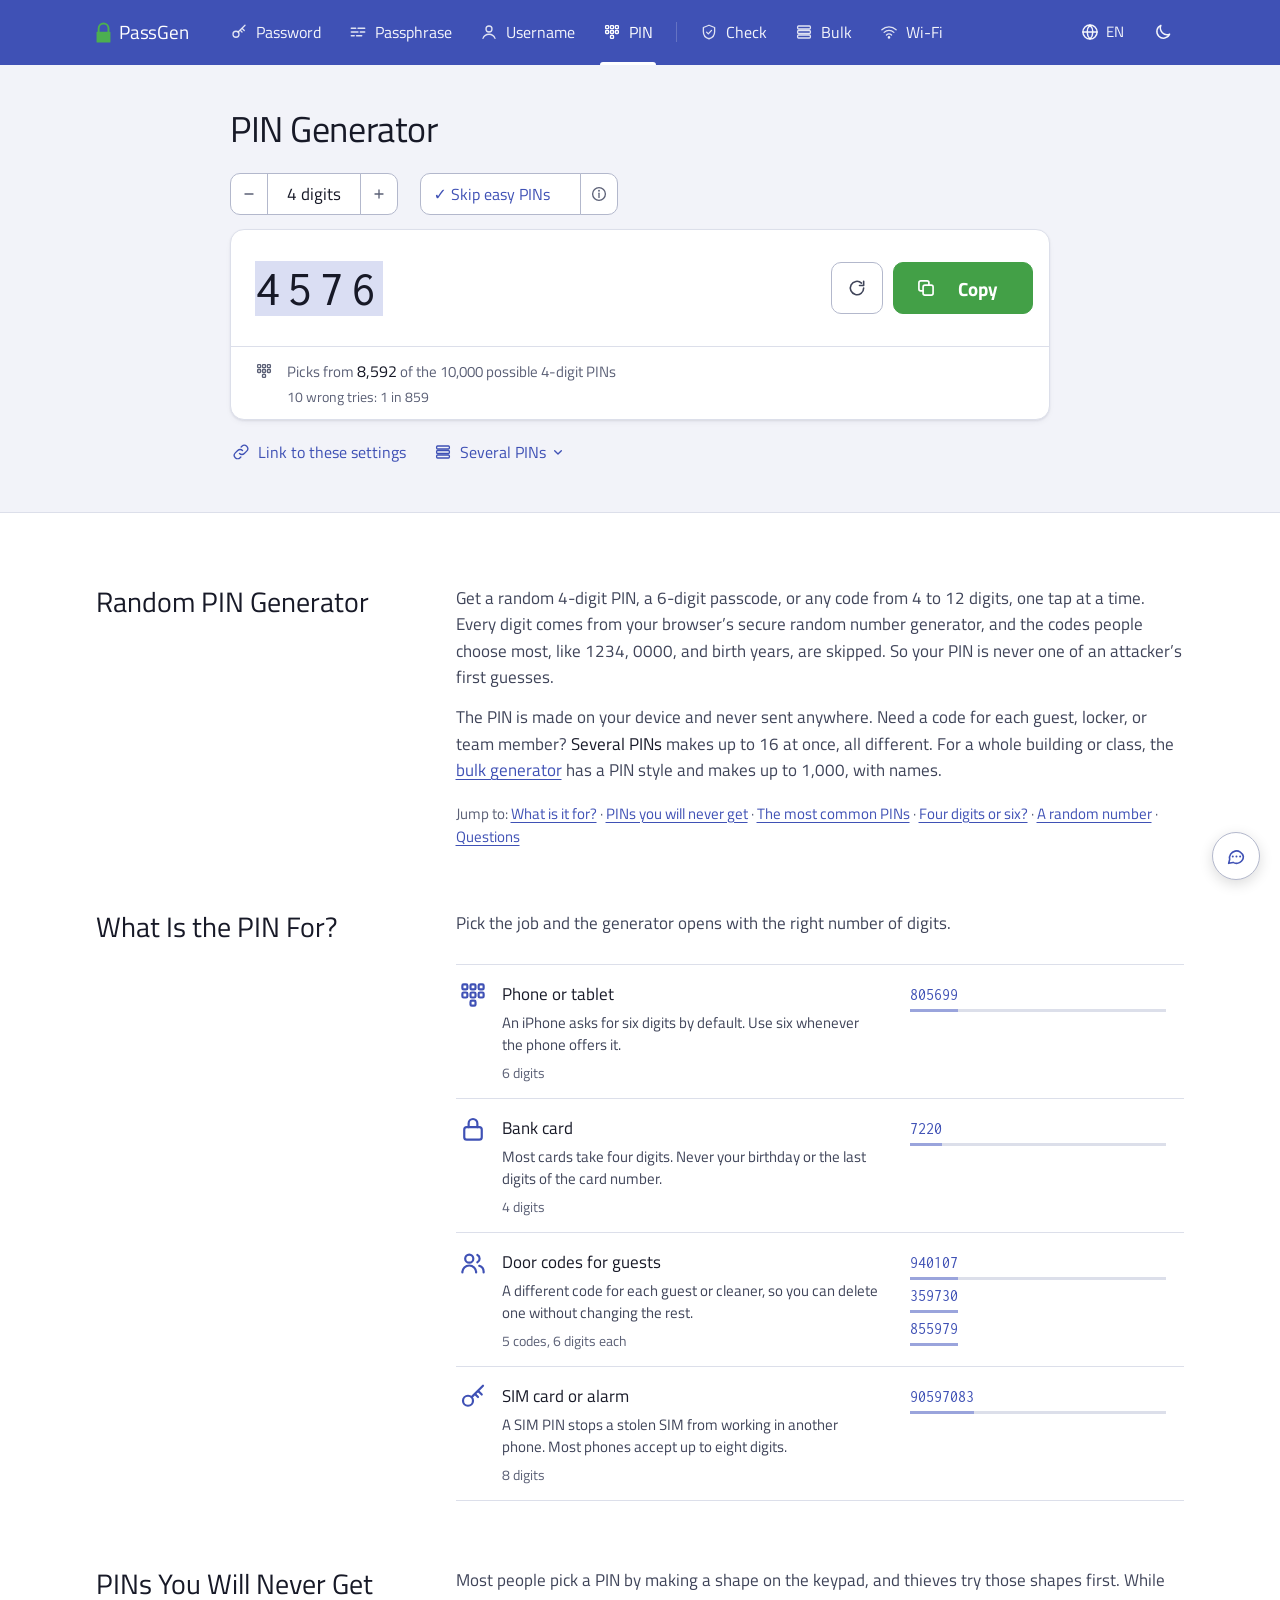
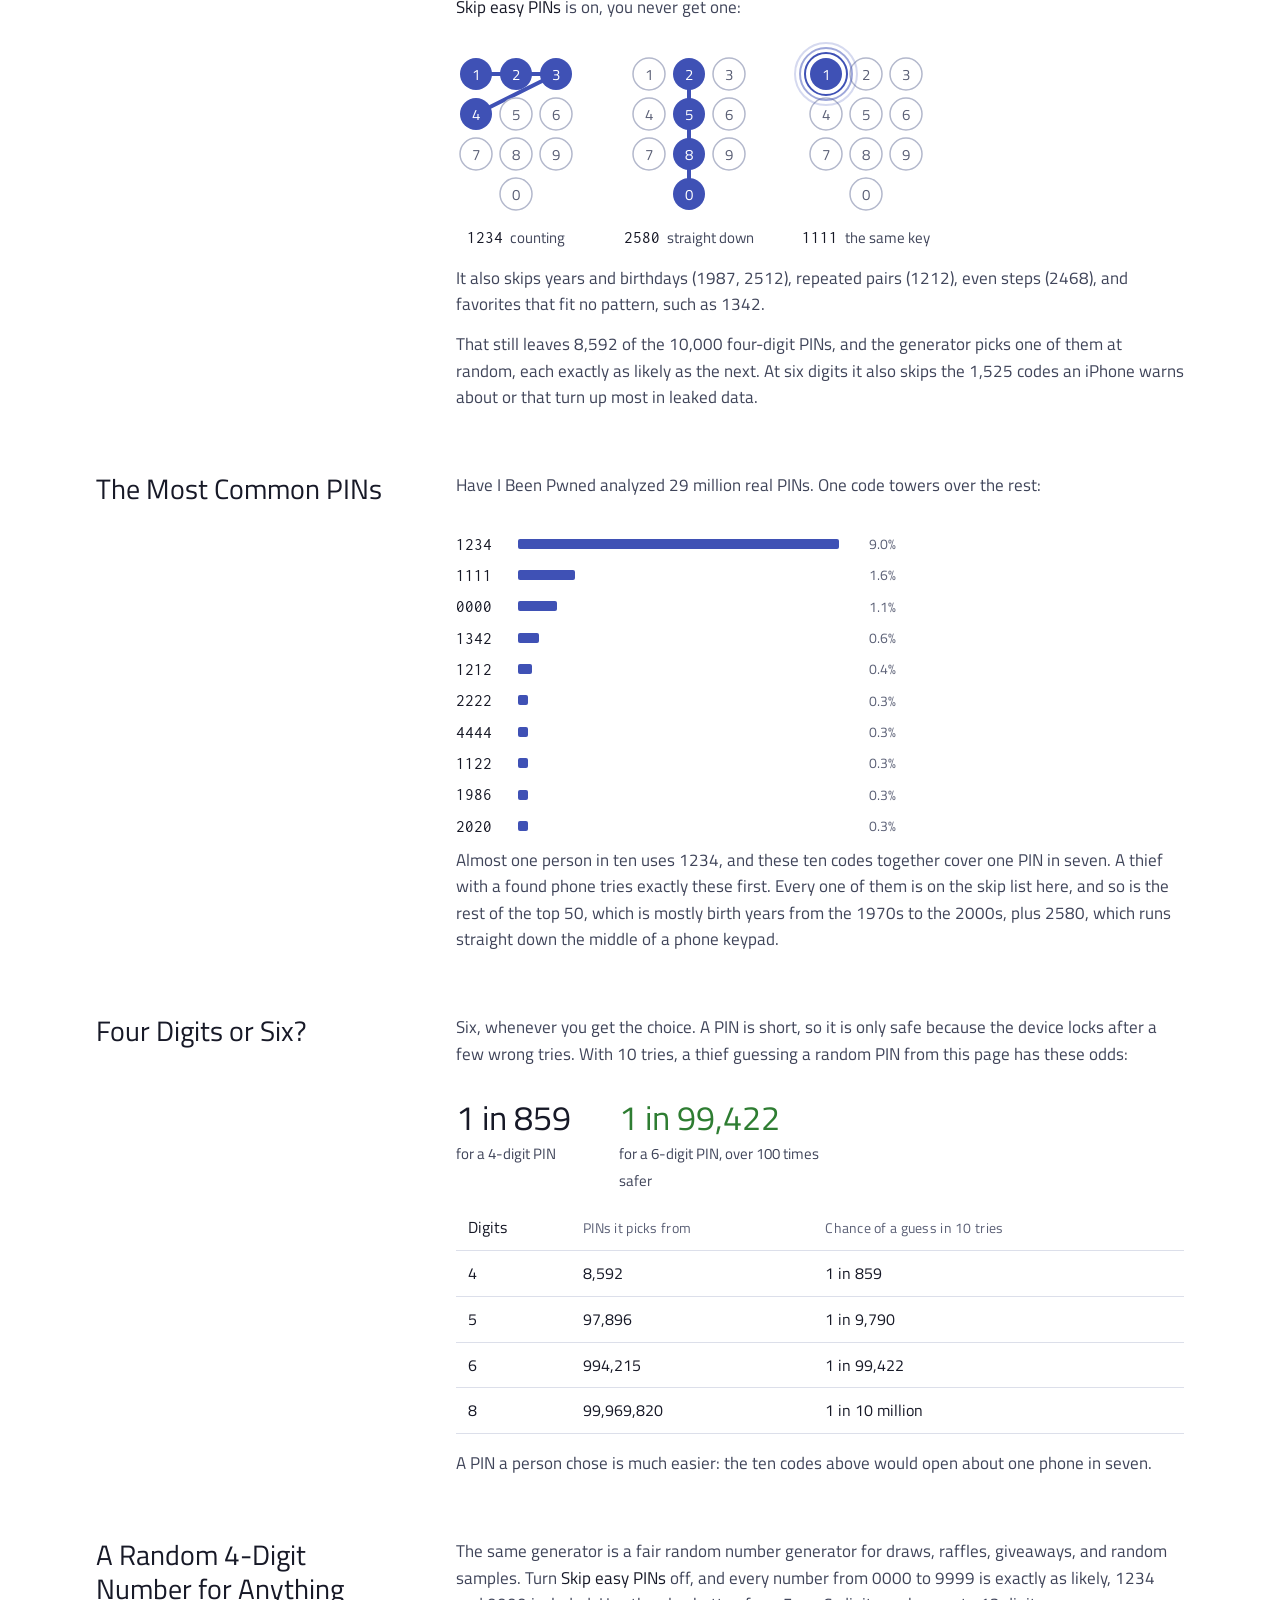
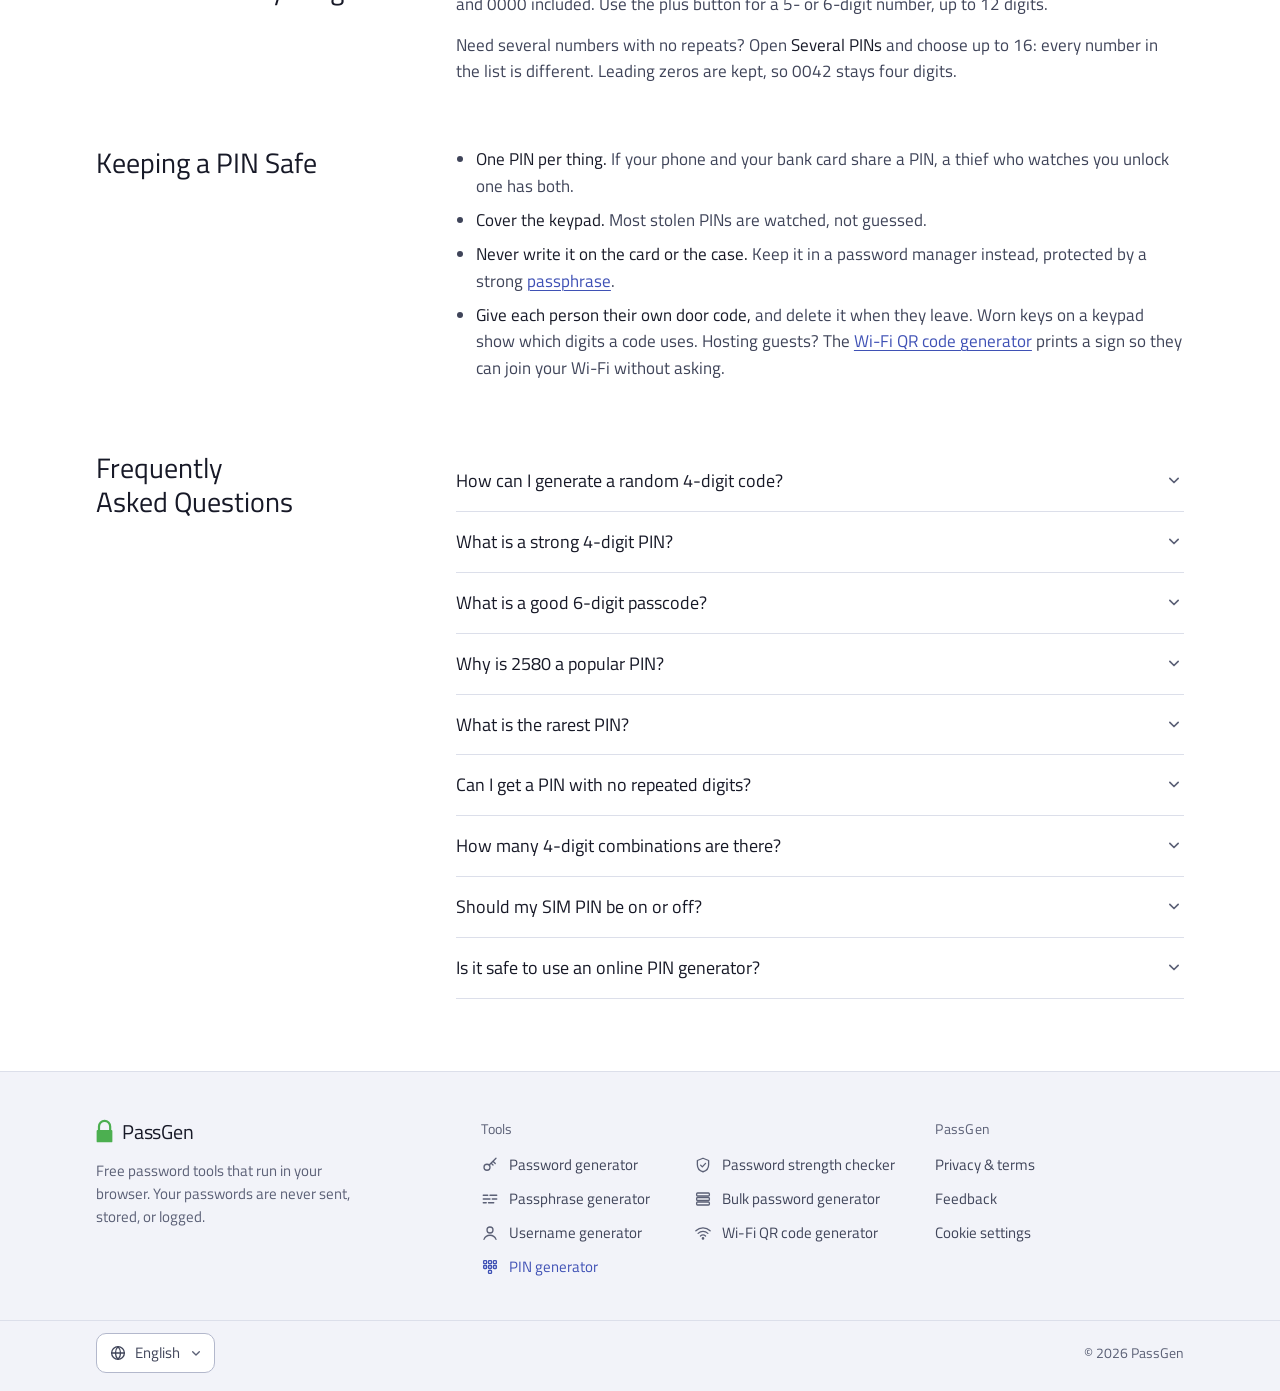
<file: pin/index.html>
<!doctype html> <html lang="en" data-lang="en"> <head> <meta charset="utf-8"><meta http-equiv="Content-Security-Policy" content="default-src 'self'; script-src 'self' 'unsafe-inline'; style-src 'self' 'unsafe-inline'; img-src 'self' data:; font-src 'self'; connect-src 'self' https://api.pwnedpasswords.com; frame-src 'none'; object-src 'none';"> <meta name="viewport" content="width=device-width,initial-scale=1"> <title>Random 4 or 6 Digit PIN Generator: No Easy PINs | PassGen</title> <meta name="description" content="Make a random 4- or 6-digit PIN or number. Skips 1234, 0000, birth years, and the other PINs attackers try first. Free, made in your browser."> <link rel="preload" href="/assets/fonts/inconsolata-latin.woff2" as="font" type="font/woff2" crossorigin> <link rel="preload" href="/assets/fonts/titillium-latin.woff2" as="font" type="font/woff2" crossorigin> <style>@font-face { font-family: "Titillium Web"; font-style: normal; font-weight: 400; font-display: swap; src: url("/assets/fonts/titillium-latin.woff2") format("woff2"); unicode-range: U+0-FF, U+131, U+152-153, U+2BB-2BC, U+2C6, U+2DA, U+2DC, U+304, U+308, U+329, U+2000-206F, U+20AC, U+2122, U+2191, U+2193, U+2212, U+2215, U+FEFF, U+FFFD; }@font-face { font-family: "Titillium Web"; font-style: normal; font-weight: 400; font-display: swap; src: url("/assets/fonts/titillium-latin-ext.woff2") format("woff2"); unicode-range: U+100-2BA, U+2BD-2C5, U+2C7-2CC, U+2CE-2D7, U+2DD-2FF, U+304, U+308, U+329, U+1D00-1DBF, U+1E00-1E9F, U+1EF2-1EFF, U+2020, U+20A0-20AB, U+20AD-20C0, U+2113, U+2C60-2C7F, U+A720-A7FF; }@font-face { font-family: Inconsolata; font-style: normal; font-weight: 400; font-display: block; src: url("/assets/fonts/inconsolata-latin.woff2") format("woff2"); unicode-range: U+0-FF, U+131, U+152-153, U+2BB-2BC, U+2C6, U+2DA, U+2DC, U+304, U+308, U+329, U+2000-206F, U+20AC, U+2122, U+2191, U+2193, U+2212, U+2215, U+FEFF, U+FFFD; }@font-face { font-family: Inconsolata; font-style: normal; font-weight: 400; font-display: block; src: url("/assets/fonts/inconsolata-latin-ext.woff2") format("woff2"); unicode-range: U+100-2BA, U+2BD-2C5, U+2C7-2CC, U+2CE-2D7, U+2DD-2FF, U+304, U+308, U+329, U+1D00-1DBF, U+1E00-1E9F, U+1EF2-1EFF, U+2020, U+20A0-20AB, U+20AD-20C0, U+2113, U+2C60-2C7F, U+A720-A7FF; }:root { color-scheme: light; --bg: #ffffff; --band: #f2f3f9; --slab: #ffffff; --sunk: #f7f8fb; --line: #dcdfea; --line-strong: #b3b8cc; --box: #767b90; --ink: #171927; --ink-2: #3f4459; --muted: #5b6076; --brand: #3F51B5; --brand-ink: #3F51B5; --brand-fill: #3F51B5; --brand-soft: #e8eaf6; --brand-line: #9aa4dc; --on-brand: #ffffff; --go: #4CAF50; --go-hover: #5cbb60; --go-ink: #0c2310; --sel: #c5cae9; --sel-ink: #171927; --s-weak: #c62828; --s-fair: #a86400; --s-strong: #3F51B5; --s-vstrong: #2e7d32; --s-empty: #dcdfea; --shadow: 0 1px 2px rgb(23 27 60 / .07),0 3px 8px -4px rgb(23 27 60 / .12); --pop-shadow: 0 10px 20px -8px rgb(23 27 60 / .28),0 2px 6px rgb(23 27 60 / .08); --scrim: rgb(15 17 30 / .38); --ui: "Titillium Web",system-ui,-apple-system,"Segoe UI",Roboto,"Noto Sans",sans-serif; --mono: "Inconsolata",ui-monospace,"SFMono-Regular",Menlo,Consolas,monospace; --r: 10px; --wrap: 880px; --wide: 1136px; --gutter: 24px; }@media (prefers-color-scheme: dark){:root:not([data-theme="light"]) { color-scheme: dark; --bg: #141518; --band: #1b1c21; --slab: #24262d; --sunk: #1e1f25; --line: #33363f; --line-strong: #4d515e; --box: #8a8fa0; --ink: #eceef3; --ink-2: #c6c9d4; --muted: #a3a7b6; --brand-ink: #82b1ff; --brand-fill: #4a5fd0; --brand-soft: #262d4d; --brand-line: #5465c4; --on-brand: #ffffff; --go: #4CAF50; --go-hover: #5cbb60; --go-ink: #0c2310; --sel: #3949ab; --sel-ink: #ffffff; --s-weak: #ef5350; --s-fair: #ffb300; --s-strong: #82b1ff; --s-vstrong: #66bb6a; --s-empty: #393c46; --shadow: 0 1px 2px rgb(0 0 0 / .3),0 3px 8px -4px rgb(0 0 0 / .4); --pop-shadow: 0 10px 20px -8px rgb(0 0 0 / .7),0 2px 6px rgb(0 0 0 / .3); --scrim: rgb(0 0 0 / .55); }}:root[data-theme="dark"] { color-scheme: dark; --bg: #141518; --band: #1b1c21; --slab: #24262d; --sunk: #1e1f25; --line: #33363f; --line-strong: #4d515e; --box: #8a8fa0; --ink: #eceef3; --ink-2: #c6c9d4; --muted: #a3a7b6; --brand-ink: #82b1ff; --brand-fill: #4a5fd0; --brand-soft: #262d4d; --brand-line: #5465c4; --on-brand: #ffffff; --go: #4CAF50; --go-hover: #5cbb60; --go-ink: #0c2310; --sel: #3949ab; --sel-ink: #ffffff; --s-weak: #ef5350; --s-fair: #ffb300; --s-strong: #82b1ff; --s-vstrong: #66bb6a; --s-empty: #393c46; --shadow: 0 1px 2px rgb(0 0 0 / .3),0 3px 8px -4px rgb(0 0 0 / .4); --pop-shadow: 0 10px 20px -8px rgb(0 0 0 / .7),0 2px 6px rgb(0 0 0 / .3); --scrim: rgb(0 0 0 / .55); }*, ::before, ::after { box-sizing: border-box; }html { text-size-adjust: 100%; scrollbar-color: var(--line-strong) transparent; scroll-behavior: smooth; }@media (prefers-reduced-motion: reduce){html { scroll-behavior: auto; }}body { margin: 0px; background: var(--bg); color: var(--ink); font: 400 17px/1.55 var(--ui); font-synthesis: none; -webkit-font-smoothing: antialiased; }body { display: flex; flex-direction: column; min-height: 100dvh; }body > main { flex: 1 0 auto; }::selection { background: var(--sel); color: var(--sel-ink); }a { color: var(--brand-ink); text-underline-offset: 0.2em; text-decoration-thickness: 1px; }a:hover { text-decoration-thickness: 2px; }button, input, select, textarea { font: inherit; color: inherit; }button { cursor: pointer; }:focus-visible { outline: 2px solid var(--brand-ink); outline-offset: 2px; border-radius: 6px; }.ico { width: 20px; height: 20px; flex: 0 0 auto; display: block; }.sr { width: 1px; height: 1px; overflow: hidden; clip: rect(0px, 0px, 0px, 0px); white-space: nowrap; position: absolute !important; }h1, h2, h3 { font-weight: 400; margin: 0px; text-wrap: balance; }.top { background: var(--band); border-bottom: 1px solid var(--line); }.top-in { max-width: var(--wide); margin: 0px auto; padding: 0 var(--gutter); height: 64px; display: flex; align-items: center; gap: 28px; }.brand { display: flex; align-items: center; gap: 10px; color: var(--ink); text-decoration: none; font-size: 22px; letter-spacing: -0.01em; flex: 0 0 auto; }.brand:hover { text-decoration: none; }.brand svg { width: 30px; height: 30px; }.tools { display: flex; align-self: stretch; gap: 2px; flex: 1 1 0%; min-width: 0px; }.tools a { position: relative; display: flex; align-items: center; gap: 8px; padding: 0px 13px; color: var(--ink-2); text-decoration: none; font-size: 16px; white-space: nowrap; }.tools a .ico { width: 18px; height: 18px; color: var(--muted); }.tools a:hover { color: var(--ink); }.tools a[aria-current="page"] { color: var(--brand-ink); }.tools a[aria-current="page"] .ico { color: var(--brand-ink); }.tools a[aria-current="page"]::after { content: ""; position: absolute; inset-inline: 10px; bottom: -1px; height: 3px; border-radius: 3px 3px 0px 0px; background: var(--brand-ink); }.tools .sep { width: 1px; background: var(--line); margin: 22px 8px; }.top-actions { display: flex; align-items: center; gap: 6px; flex: 0 0 auto; }.top-actions .menu-btn { display: none; }.icon-btn { display: inline-flex; align-items: center; justify-content: center; gap: 6px; height: 40px; min-width: 40px; padding: 0px 10px; border-radius: var(--r); border: 1px solid transparent; background: transparent; color: var(--ink-2); }.icon-btn:hover { background: var(--slab); border-color: var(--line); }.lang-btn .code { font-size: 15px; letter-spacing: 0.04em; }.band { background: var(--band); border-bottom: 1px solid var(--line); }.band-in { max-width: var(--wrap); margin: 0px auto; padding: 44px var(--gutter) 40px; }.title { display: flex; flex-wrap: wrap; align-items: baseline; justify-content: space-between; gap: 6px 24px; }h1 { font-size: 36px; line-height: 1.12; letter-spacing: -0.012em; color: var(--ink); }.recipe { display: flex; flex-wrap: wrap; gap: 8px; margin: 24px 0px 14px; padding: 0px; list-style: none; }.chip { display: inline-flex; align-items: center; gap: 8px; height: 42px; padding: 0px 14px; border-radius: var(--r); border: 1px solid var(--line-strong); background: var(--slab); color: var(--ink-2); font-size: 16px; white-space: nowrap; transition: background-color 0.15s, border-color 0.15s, color 0.15s; }.chip:hover { border-color: var(--brand-line); color: var(--ink); }.chip .ico { width: 16px; height: 16px; color: var(--muted); transition: transform 0.2s cubic-bezier(0.2, 0.8, 0.2, 1); }.chip .val { color: var(--ink); }.chip[aria-pressed="true"] { background: var(--brand-soft); border-color: var(--brand-line); color: var(--brand-ink); }@keyframes nope { 
  20%, 60% { transform: translateX(-4px); }
  40%, 80% { transform: translateX(4px); }
}.recipe .gap { width: 8px; }.recipe li { display: flex; }.slab { background: var(--slab); border: 1px solid var(--line); border-radius: 14px; box-shadow: var(--shadow); }.slab-main { display: grid; grid-template-columns: minmax(0px, 1fr) auto auto; align-items: center; gap: 10px; padding: 16px 16px 16px 24px; padding-inline: 24px 16px; }.out { min-width: 0px; height: 64px; display: flex; align-items: center; font-family: var(--mono); color: var(--ink); direction: ltr; unicode-bidi: isolate; }.out-text { display: block; white-space: nowrap; overflow: hidden; font-size: 40px; line-height: 1.2; letter-spacing: 0.01em; font-variant-ligatures: none; }[dir="rtl"] .out { justify-content: flex-end; }.out.pin { height: 104px; }.pin-text { letter-spacing: 0.14em; line-height: 1.1; }.pin-text .g { display: inline-block; }.btn { display: inline-flex; align-items: center; justify-content: center; gap: 10px; height: 52px; padding: 0px 22px; border-radius: var(--r); border: 1px solid var(--line-strong); background: var(--slab); color: var(--ink); font-size: 18px; white-space: nowrap; transition: background-color 0.15s, border-color 0.15s, transform 0.1s; }.btn:active { transform: translateY(1px); }.btn .ico { width: 20px; height: 20px; }.btn-icon { width: 52px; padding: 0px; color: var(--ink-2); }.btn-icon:hover { border-color: var(--brand-line); color: var(--brand-ink); }.btn-icon .ico { transition: transform 0.45s cubic-bezier(0.2, 0.8, 0.2, 1); }.btn-go { background: var(--go); border-color: var(--go); color: var(--go-ink); min-width: 132px; }.btn-go:hover { background: var(--go-hover); border-color: var(--go-hover); }.btn-go .labels { display: grid; }.btn-go .labels > span { grid-area: 1 / 1; transition: opacity 0.15s; }.btn-go .labels > span[hidden] { display: block; visibility: hidden; opacity: 0; }.btn-go .ic-wrap { display: grid; width: 20px; height: 20px; }.btn-go .ic-wrap svg { width: 20px; height: 20px; grid-area: 1 / 1; transition: opacity 0.15s, transform 0.25s cubic-bezier(0.2, 0.8, 0.2, 1); }.btn-go .ic-done { opacity: 0; transform: scale(0.5); }.slab-foot { display: flex; align-items: center; gap: 14px; padding: 12px 24px; border-top: 1px solid var(--line); font-size: 15px; color: var(--muted); min-height: 48px; }.verdict { color: var(--ink); font-size: 16px; }.after { display: flex; flex-wrap: wrap; gap: 4px 8px; margin-top: 12px; margin-inline-start: -8px; }.link-btn { display: inline-flex; align-items: center; gap: 8px; height: 40px; padding: 0px 10px; border: 0px; border-radius: 8px; background: none; color: var(--brand-ink); font-size: 16px; }.link-btn .ico { width: 18px; height: 18px; }.link-btn:hover { background: var(--brand-soft); }.btn:disabled { opacity: 0.5; cursor: not-allowed; }@starting-style {
  .pop:popover-open { opacity: 0; transform: translateY(-4px); }
}.guide { max-width: var(--wrap); margin: 0px auto; padding: 24px var(--gutter) 72px; }.guide section { max-width: 68ch; padding-top: 48px; }.guide h2 { font-size: 28px; line-height: 1.2; margin-bottom: 12px; color: var(--ink); }.guide p, .guide li { color: var(--ink-2); }.guide p { margin: 0px 0px 14px; }.fb-fab { transition: opacity 0.2s, transform 0.2s; }@keyframes rise { 
  0% { opacity: 0; transform: translateY(8px); }
}.toast { position: fixed; left: 50%; bottom: 24px; transform: translate(-50%, 16px); background: var(--ink); color: var(--bg); padding: 10px 16px; border-radius: 10px; font-size: 15px; opacity: 0; pointer-events: none; transition: opacity 0.18s, transform 0.25s cubic-bezier(0.2, 0.8, 0.2, 1); z-index: 50; max-width: calc(-32px + 100vw); }@media print{body > :not(.print-only) { display: none !important; }}@media (max-width: 1120px){.tools a .ico { display: none; }.tools a { padding: 0px 10px; }}@media (max-width: 999px){.recipe { margin: 18px 0px 12px; gap: 6px; display: grid; grid-template-columns: repeat(12, minmax(0px, 1fr)); grid-auto-flow: dense; }.recipe > li { grid-column: span 4; }.recipe .r-words { grid-column: span 5; }.recipe .gap { display: none; }}@media (max-width: 860px){:root { --gutter: 16px; }.top-in { display: grid; grid-template-columns: minmax(0px, 1fr) auto; height: auto; padding: 0px; gap: 0px; }.brand { font-size: 20px; height: 56px; padding-inline: 16px; }.brand svg { width: 26px; height: 26px; }.top-actions { padding-inline-end: 8px; grid-area: 1 / 2; }.top-actions .menu-btn { display: inline-flex; }.tools { grid-area: 2 / 1 / auto / -1; border-top: 1px solid var(--line); overflow-x: auto; scrollbar-width: none; height: 48px; padding: 0px 8px; scroll-snap-type: x; mask-image: linear-gradient(90deg, rgb(0, 0, 0) 88%, transparent); }[dir="rtl"] .tools { mask-image: linear-gradient(270deg, rgb(0, 0, 0) 88%, transparent); }.tools::-webkit-scrollbar { display: none; }.tools a { padding: 0px 12px; scroll-snap-align: start; }.tools a .ico { display: block; }.tools .sep { margin: 14px 4px; }.band-in { padding: 24px var(--gutter) 28px; }h1 { font-size: 28px; }.title { display: block; }.chip { height: 42px; padding: 0px 10px; font-size: 15px; gap: 7px; }.slab-main { grid-template-columns: 52px minmax(0px, 1fr); padding: 14px; }.slab-main .out { grid-column: 1 / -1; height: 56px; }.slab-main .out.pin:not(.many) { height: 84px; }.btn-go { width: 100%; }.slab-foot { padding: 10px 14px; flex-wrap: wrap; gap: 6px 12px; }.guide section { padding-top: 36px; }.guide h2 { font-size: 24px; }@starting-style {
  .pop:not(.pop-info):popover-open { transform: translateY(24px); }
}@starting-style {
  .pop.pop-full:popover-open, .lang-pop:popover-open { transform: none; opacity: 0; }
}}@media (prefers-reduced-motion: reduce){*, ::before, ::after { animation-duration: 0.01ms !important; animation-iteration-count: 1 !important; transition-duration: 0.01ms !important; }}:root[data-theme="dark"] .theme-btn .ic-moon, :root:not([data-theme="dark"]) .theme-btn .ic-sun { display: none; }:root.theme-switching, :root.theme-switching *, :root.theme-switching ::before, :root.theme-switching ::after { transition: none !important; }:root:not([data-theme="dark"]) .top { --band: #3F51B5; --line: rgb(255 255 255 / .2); --line-strong: rgb(255 255 255 / .5); --ink: #ffffff; --ink-2: rgb(255 255 255 / .94); --muted: rgb(255 255 255 / .84); --brand-ink: #ffffff; --brand-fill: #ffffff; --brand-soft: rgb(255 255 255 / .16); --brand-line: rgb(255 255 255 / .75); --on-brand: #3F51B5; --box: rgb(255 255 255 / .8); border-bottom-color: transparent; }:root:not([data-theme="dark"]) .top .icon-btn:hover { background: rgba(255, 255, 255, 0.12); border-color: transparent; }:root:not([data-theme="dark"]) .top .pop, :root:not([data-theme="dark"]) .top dialog { --line: #dcdfea; --line-strong: #b3b8cc; --ink: #171927; --ink-2: #3f4459; --muted: #5b6076; --brand-ink: #3F51B5; --brand-fill: #3F51B5; --brand-soft: #e8eaf6; --brand-line: #9aa4dc; --on-brand: #ffffff; --box: #767b90; }@font-face { font-family: "PG Bold"; font-style: normal; font-weight: 700; font-display: swap; src: url("/assets/fonts/titillium-700-latin.woff2") format("woff2"); unicode-range: U+0-FF, U+131, U+152-153, U+2BB-2BC, U+2C6, U+2DA, U+2DC, U+304, U+308, U+329, U+2000-206F, U+20AC, U+2122, U+2191, U+2193, U+2212, U+2215, U+FEFF, U+FFFD; }@font-face { font-family: "PG Bold"; font-style: normal; font-weight: 700; font-display: swap; src: url("/assets/fonts/titillium-700-latin-ext.woff2") format("woff2"); unicode-range: U+100-2BA, U+2BD-2C5, U+2C7-2CC, U+2CE-2D7, U+2DD-2FF, U+304, U+308, U+329, U+1D00-1DBF, U+1E00-1E9F, U+1EF2-1EFF, U+2020, U+20A0-20AB, U+20AD-20C0, U+2113, U+2C60-2C7F, U+A720-A7FF; }html[data-theme]:root { --go: #43A047; --go-hover: #3B9440; --go-ink: #ffffff; }.btn-go { font-size: 19px; font-family: "PG Bold", "Titillium Web", system-ui, sans-serif; font-weight: 700; }.brand .lock { width: 17px; height: 24px; flex: 0 0 auto; }.brand { gap: 9px; }.top { position: sticky; top: calc(var(--hdr-h, 64px) * -1); z-index: 40; }@keyframes hdr-in { 
  0% { transform: translateY(-100%); }
  100% { transform: none; }
}.guide section[id] { scroll-margin-top: -24px; }@media (max-width: 860px){.guide section[id] { scroll-margin-top: -12px; }}html[data-theme]:root { --s-strong: #689F38; }html[data-theme="dark"]:root { --s-strong: #9CCC65; }.after { align-items: center; }@media (min-width: 1000px){.band-in:not(.bulk-in) { max-width: var(--wide); padding-inline: calc(var(--gutter) + var(--rail, 154px)); }.guide { max-width: var(--wide); }.guide section { max-width: none; display: grid; grid-template-columns: minmax(0px, 1fr) minmax(0px, 2.4fr); column-gap: 56px; }.guide section > * { grid-column: 2; }.guide section > h2 { grid-area: 1 / 1 / span 40; align-self: start; }.recipe { gap: 6px; }.recipe .chip { padding-inline: 12px; }.recipe .gap { width: 4px; }}@media (min-width: 1000px){.recipe { gap: 5px; }.recipe .chip { padding-inline: 10px; }.recipe .gap { width: 3px; }}@media (min-width: 1000px){.recipe .gap { width: 0px; }.recipe { gap: 4px; }}@media (min-width: 1000px){.recipe:not(.compact) { justify-content: space-between; }}@media (min-width: 1000px){:root.tool-wide .band-in:not(.bulk-in) { padding-inline: var(--gutter); }}@media (min-width: 1000px){.recipe:not(.compact) { justify-content: flex-start; }}.recipe .split { display: flex; flex: 1 1 0%; min-width: 0px; }.recipe .split > .chip:first-child { flex: 1 1 0%; border-start-end-radius: 0px; border-end-end-radius: 0px; }.recipe .chip.chip-more { flex: 0 0 auto; position: relative; padding-inline: 7px; margin-inline-start: -1px; border-start-start-radius: 0px; border-end-start-radius: 0px; color: var(--muted); }.recipe .chip.chip-more.on { background: var(--brand-soft); border-color: var(--brand-line); color: var(--brand-ink); }.after #c-am .chev { width: 16px; height: 16px; margin-inline-start: -4px; }@media (max-width: 999px){.recipe > li.r-look { grid-column: span 6; }.recipe .r-look { order: 2; }}.recipe .chip.chip-info { padding-inline: 9px; }.recipe .chip.chip-info .ico { width: 18px; height: 18px; }.recipe .len-split { display: flex; flex: 1 1 0%; min-width: 0px; }.recipe .len-split > .chip { border-radius: 0px; margin-inline-start: -1px; justify-content: center; }.recipe .len-split > .chip:first-child { margin-inline-start: 0px; border-start-start-radius: var(--r); border-end-start-radius: var(--r); }.recipe .len-split > .chip:last-child { border-start-end-radius: var(--r); border-end-end-radius: var(--r); }.recipe .len-split .step { flex: 0 0 auto; width: 38px; padding: 0px; color: var(--ink-2); }.recipe .len-split .step .ico { width: 16px; height: 16px; }.recipe .len-split .step:disabled { color: var(--line-strong); cursor: default; }.recipe .len-split .len-num { flex: 1 1 0%; min-width: 0px; padding-inline: 6px; cursor: default; font-variant-numeric: tabular-nums; font-size: 17px; color: var(--ink); }.recipe .len-split .len-num:hover { border-color: var(--line-strong); }.recipe .len-split > .chip.step:first-child { flex: 0 0 auto; }.recipe .len-split > .chip.step { flex: 0 0 auto; }.recipe .len-split .step.at-min { color: var(--line-strong); }@media (hover: hover) and (pointer: fine){:root.scrubbing, :root.scrubbing * { cursor: ew-resize !important; user-select: none; }}.recipe .split > .chip:first-child { justify-content: center; }.btn-icon .ico { transition: none; }@keyframes pg-turn { 
  0% { transform: rotate(0deg); }
  100% { transform: rotate(360deg); }
}.recipe.pp-row .len-split .len-num { flex: 0 0 auto; width: 3.4ch; padding-inline: 4px; font-size: 17px; color: var(--ink); cursor: default; }.recipe.pp-row .len-split .step.at-min { color: var(--line-strong); }@media (min-width: 1000px){.recipe.pp-row { gap: 6px; }.recipe.pp-row .gap { width: 10px; }.recipe.pp-row:not(.compact) > li:not(.gap):not(.r-words) { flex: 1 1 auto; }.recipe.pp-row:not(.compact) > li.r-words { flex: 0 0 auto; }.recipe.pp-row .len-split { flex: 0 0 auto; }}@media (max-width: 999px){.recipe.pp-row { grid-template-columns: repeat(24, minmax(0px, 1fr)); }.recipe.pp-row > li.r-words { grid-column: span 10; }.recipe.pp-row .len-split .step { width: 44px; }.recipe.pp-row .len-split .len-num { flex: 1 1 0%; }}.stack { display: inline-grid; justify-items: center; }.stack > * { grid-area: 1 / 1; }.stack > .sizer { visibility: hidden; white-space: nowrap; }.stack { justify-items: start; }.recipe.pp-row .len-split .len-num { width: auto; padding-inline: 14px; }.recipe.pp-row .len-split .len-num .stack { justify-items: center; }@media (max-width: 999px){.recipe.pp-row > li.r-words { grid-column: span 12; }.recipe.pp-row .len-split .len-num { padding-inline: 6px; }}@media (max-width: 359px){.recipe.pp-row > li.r-words, .recipe.pp-row > li.r-sep, .recipe.pp-row > li.r-wl { grid-column: span 24; }}.recipe.pw-row .r-set .chip[aria-pressed="true"], .recipe.pw-row .look-tog[aria-pressed="true"], .recipe.pp-row .opt-tog[aria-pressed="true"], .recipe .chip.chip-more.on { background: var(--brand-soft); border-color: var(--brand-line); color: var(--brand-ink); }.recipe.pw-row .r-set .chip[aria-pressed="true"], .recipe.pw-row .look-tog[aria-pressed="true"], .recipe.pp-row .opt-tog[aria-pressed="true"], .recipe .chip.chip-more.on { background: color-mix(in srgb,var(--brand-fill) 17%,var(--slab)); border-color: color-mix(in srgb,var(--brand-fill) 60%,var(--slab)); }.recipe.pin-row .look-tog[aria-pressed="true"] { background: color-mix(in srgb,var(--brand-fill) 17%,var(--slab)); border-color: color-mix(in srgb,var(--brand-fill) 60%,var(--slab)); color: var(--brand-ink); }@media (min-width: 1000px){.recipe.pin-row:not(.compact) > li.r-look { flex: 0 1 220px; }}@media (max-width: 999px){.recipe.pin-row > li.r-look { grid-column: span 12; }}@media (max-width: 359px){.recipe.pin-row > li.r-words, .recipe.pin-row > li.r-look { grid-column: span 24; }}.out.pin:not(.many) { height: 84px; }@media (min-width: 1000px){.recipe.pin-row:not(.compact) > li.r-look { flex: 0 0 auto; }.recipe.pin-row .look-tog { padding-inline: 22px; }}@media (min-width: 1000px){.recipe.pp-row.pin-row:not(.compact) > li.r-look:not(.gap):not(.r-words) { flex: 0 0 auto; }}.recipe.pin-row .look-tog.skip-words { font-size: 16px; letter-spacing: 0px; text-decoration: none; }.recipe.pin-row .look-tog.skip-words[aria-pressed="true"] { text-decoration: none; }@media (max-width: 999px){.recipe.pin-row.look-own > li.r-words, .recipe.pin-row.look-own > li.r-look { grid-column: span 24; }}@media (max-width: 999px){.recipe.pin-row:not(.look-own) > li.r-words { grid-column: span 11; }.recipe.pin-row:not(.look-own) > li.r-look { grid-column: span 13; }.recipe.pin-row .look-tog.skip-words { padding-inline: 8px; }}@media (max-width: 999px){.recipe.pin-row .chip-more { min-width: 44px; justify-content: center; }.recipe.pin-row .look-tog.skip-words { padding-inline: 6px; font-size: 15px; }}@media (max-width: 359px){.recipe.pin-row:not(.look-own) > li.r-words, .recipe.pin-row:not(.look-own) > li.r-look { grid-column: span 24; }}.recipe .r-set .chip[aria-pressed="true"], .recipe .look-tog[aria-pressed="true"], .recipe .opt-tog[aria-pressed="true"], .recipe .chip.chip-more.on, .recipe.pw-row .r-set .chip[aria-pressed="true"], .recipe.pw-row .look-tog[aria-pressed="true"], .recipe.pp-row .opt-tog[aria-pressed="true"], .recipe.pin-row .look-tog[aria-pressed="true"] { background: var(--slab); border-color: var(--line-strong); color: var(--brand-ink); box-shadow: inset 0 -3px 0 var(--brand-fill); }.recipe .r-set .chip[aria-pressed="true"], .recipe .look-tog[aria-pressed="true"], .recipe .opt-tog[aria-pressed="true"], .recipe .chip.chip-more.on, .recipe.pw-row .r-set .chip[aria-pressed="true"], .recipe.pw-row .look-tog[aria-pressed="true"], .recipe.pp-row .opt-tog[aria-pressed="true"], .recipe.pin-row .look-tog[aria-pressed="true"] { background: var(--slab); border-color: var(--line-strong); color: var(--brand-ink); box-shadow: none; }.recipe .r-set .chip > span:not(.sr):not(.box)::before, .recipe .opt-tog .opt-ch::before, .recipe .look-tog.skip-words::before { content: "✓"; display: inline-block; width: 0.9em; margin-inline-end: 5px; font-family: var(--ui); font-weight: 400; color: transparent; text-decoration: none; }.recipe .r-set .chip[aria-pressed="true"] > span:not(.sr):not(.box)::before, .recipe .opt-tog[aria-pressed="true"] .opt-ch::before, .recipe .look-tog.skip-words[aria-pressed="true"]::before { color: var(--brand-fill); }.recipe .look-tog.skip-words { position: relative; }.recipe .look-tog.skip-words::before { position: static; }.recipe .r-set .chip[aria-pressed="true"] > span:not(.sr):not(.box)::before, .recipe .opt-tog[aria-pressed="true"] .opt-ch::before, .recipe .look-tog.skip-words[aria-pressed="true"]::before { color: var(--brand-ink); }.recipe .look-tog.skip-words { padding-inline: 30px; }.recipe .look-tog.skip-words::before { position: absolute; left: 12px; top: 50%; transform: translateY(-50%); margin: 0px; }@media (max-width: 999px){.recipe.pin-row .look-tog.skip-words { padding-inline: 24px; }.recipe.pin-row .look-tog.skip-words::before { left: 7px; }}.recipe .look-tog.skip-words::before { left: auto; inset-inline-start: 12px; }@media (max-width: 999px){.recipe.pin-row .look-tog.skip-words::before { left: auto; inset-inline-start: 7px; }}.top-in .brand { font-size: 19px; gap: 8px; }.top-in .brand .lock { width: 15px; height: 21px; }@media (max-width: 999px){.top-in .brand { font-size: 18px; }.top-in .brand .lock { width: 14px; height: 20px; }}@media (min-width: 1000px){:root { --rail: 154px; }}@media (hover: hover) and (pointer: fine){.recipe.recipe.recipe :is(.r-set .chip, .look-tog, .opt-tog, .chip-more):hover { border-color: var(--brand-line); color: var(--brand-ink); background: color-mix(in srgb,var(--brand-fill) 7%,var(--slab)); }.recipe.recipe.recipe :is(.r-set .chip, .look-tog, .opt-tog)[aria-pressed="false"]:hover, .recipe.recipe.recipe :is(.r-sy, .r-look) .chip-more:not(.on):hover { background: var(--slab); border-color: var(--brand-line); }.recipe.recipe.recipe :is(.r-set .chip, .look-tog, .opt-tog)[aria-pressed="false"]:hover :is(span:not(.sr):not(.box), .sim-ch, .opt-ch) { color: var(--ink-2); }.recipe.recipe .len-split .step:hover, .recipe.recipe .len-split input.len-num:hover { border-color: var(--brand-line); color: var(--brand-ink); background: color-mix(in srgb,var(--brand-fill) 7%,var(--slab)); position: relative; z-index: 1; }.guide .job:hover { background: color-mix(in srgb,var(--brand-fill) 5%,transparent); }.top-in .brand:hover { opacity: 0.85; }}.guide .job { border-radius: 8px; transition: background-color 0.15s; }.out:not(.phrase) .out-text { word-break: break-all; overflow-wrap: anywhere; line-break: anywhere; }.after .link-btn:disabled, .link-btn:disabled { color: var(--muted); cursor: default; background: none; }.link-btn:disabled .ico { opacity: 0.6; }.skip { position: absolute; left: 12px; top: -60px; z-index: 100; background: var(--slab); color: var(--ink); padding: 10px 14px; border-radius: 8px; box-shadow: rgba(0, 0, 0, 0.2) 0px 2px 10px; text-decoration: none; }.skip:focus { top: 12px; }main:focus { outline: none; }.fb-fab { position: fixed; right: 20px; bottom: 20px; z-index: 40; width: 48px; height: 48px; border-radius: 50%; display: grid; place-items: center; background: var(--slab); color: var(--brand-ink); border: 1px solid var(--line-strong); box-shadow: rgba(0, 0, 0, 0.14) 0px 4px 14px; cursor: pointer; }.fb-fab:hover { border-color: var(--brand-ink); }.fb-fab .ico { width: 22px; height: 22px; }@media (max-width: 860px){.fb-fab { right: 12px; bottom: 12px; width: 44px; height: 44px; transition: transform 0.2s ease-out, opacity 0.2s; }.fb-fab.away { transform: translateY(72px); opacity: 0; pointer-events: none; }}@media (prefers-reduced-motion: reduce){.fb-fab { transition: none; }}#result { --pp-sym: #b91c1c; --pp-sel: #dadef3; --pp-sym-sel: #b91c1c; --pp-dig: #b91c1c; --pp-dig-sel: #b91c1c; --pp-warn: #c62828; --pp-alt: var(--brand-ink); }:root[data-theme="dark"] #result { --pp-dig: #ff9e9e; --pp-dig-sel: #ff9e9e; --pp-sym: #ff9e9e; --pp-sel: #2f3b80; --pp-sym-sel: #ff9e9e; --pp-warn: #ff7b74; --pp-alt: var(--brand-ink); }@media (prefers-color-scheme: dark){:root:not([data-theme="light"]) #result { --pp-dig: #ff9e9e; --pp-dig-sel: #ff9e9e; --pp-sym: #ff9e9e; --pp-sel: #2f3b80; --pp-sym-sel: #ff9e9e; --pp-warn: #ff7b74; --pp-alt: var(--brand-ink); }}#result { --pw-dig: #3F51B5; --pw-sym: #317000; --pw-sym-sel: #317000; }:root[data-theme="dark"] #result { --pw-dig: #82b1ff; --pw-sym: #81c784; --pw-sym-sel: #81c784; }@media (prefers-color-scheme: dark){:root:not([data-theme="light"]) #result { --pw-dig: #82b1ff; --pw-sym: #81c784; --pw-sym-sel: #81c784; }}#out .out-text::selection, #out .out-text ::selection { background: var(--pp-sel); color: var(--ink); }.slab-foot:has(.pin-foot) { align-items: flex-start; flex-wrap: nowrap; }.slab-foot:has(.pin-foot) > .ico { margin-top: 3px; flex: 0 0 auto; }.pin-foot { display: flex; flex-direction: column; gap: 2px; min-width: 0px; }#pin-odds { font-size: 14px; line-height: 1.5; }#copy:disabled, #qr:disabled { opacity: 0.5; cursor: default; }.guide ul, .guide ol { padding-inline-start: 1.2em; margin: 0px 0px 14px; }.guide li { margin: 0px 0px 8px; }.guide li strong, .guide p strong { color: var(--ink); font-weight: 400; }:root[data-theme="dark"] .tbl.tint td:has(.lv-1), :root[data-theme="dark"] .k-1::before { background: rgb(74, 36, 38); box-shadow: none; }:root[data-theme="dark"] .tbl.tint td:has(.lv-2), :root[data-theme="dark"] .k-2::before { background: rgb(74, 58, 28); box-shadow: none; }:root[data-theme="dark"] .tbl.tint td:has(.lv-3), :root[data-theme="dark"] .k-3::before { background: rgb(53, 65, 31); box-shadow: none; }:root[data-theme="dark"] .tbl.tint td:has(.lv-4), :root[data-theme="dark"] .k-4::before { background: rgb(31, 61, 36); box-shadow: none; }.guide p.jump { font-size: 15px; color: var(--muted); margin-top: 4px; }.guide p.jump a { white-space: nowrap; }.jobs-wrap { --j-font: 16px; --ch: calc(var(--j-font) * .5); --j-col: calc(var(--ch) * 34); --j-sym: #317000; --j-pp-d: #b91c1c; --j-pp-s: #b91c1c; margin: 14px 0px 18px; }:root[data-theme="dark"] .jobs-wrap { --j-sym: #81c784; --j-pp-d: #ff9e9e; --j-pp-s: #ff9e9e; }@media (prefers-color-scheme: dark){:root:not([data-theme="light"]) .jobs-wrap { --j-sym: #81c784; --j-pp-d: #ff9e9e; --j-pp-s: #ff9e9e; }}.guide ul.jobs { list-style: none; padding: 0px; margin: 0px; border-top: 1px solid var(--line); }.guide ul.jobs li { margin: 0px; border-bottom: 1px solid var(--line); }.job { display: grid; grid-template-columns: minmax(0,1fr) var(--j-col); column-gap: 28px; align-items: start; padding: 16px 2px 15px; color: inherit; text-decoration: none; }.job:focus-visible { outline: 2px solid var(--brand-ink); outline-offset: 2px; }.j-text { position: relative; display: block; padding-inline-start: 44px; }.j-name { display: block; color: var(--ink); font-size: 17px; }.j-name .ico { position: absolute; inset-inline-start: 0px; top: -1px; width: 30px; height: 30px; color: var(--brand-ink); stroke-width: 1.5; }.job:hover .j-name, .job:focus-visible .j-name { color: var(--brand-ink); }.j-why { display: block; color: var(--ink-2); font-size: 15px; line-height: 1.5; margin: 4px 0px 0px; }.j-detail { display: block; color: var(--muted); font-size: 14px; margin: 5px 0px 0px; }.j-sample { position: relative; align-self: stretch; font-family: var(--mono); font-size: var(--j-font); line-height: 1.5; color: var(--ink); direction: ltr; unicode-bidi: isolate; padding-top: 2px; }.j-line { display: block; overflow-wrap: anywhere; width: max-content; max-width: 100%; padding-bottom: 5px; background: linear-gradient(var(--brand-line),var(--brand-line)) 0 100%/100% 3px no-repeat; border-radius: 0px; }.j-sample { background: linear-gradient(var(--line),var(--line)) 0 calc(1.5em + 4px)/calc(var(--ch) * 32) 3px no-repeat; }.j-line b { font-weight: 400; }.j-line b.d { color: var(--brand-ink); }@media (max-width: 700px){.j-axis, .job { grid-template-columns: minmax(0px, 1fr); }.job { row-gap: 10px; }.j-sample { min-height: 1.5em; }}</style><link rel="preload" href="/assets/css/all.css?v=20261008" as="style"><link rel="stylesheet" href="/assets/css/all.css?v=20261008" media="print" id="pg-css"><noscript><link rel="stylesheet" href="/assets/css/all.css?v=20261008"></noscript><script>!function(){var e=document.documentElement,t=null,a=window.matchMedia&&matchMedia("(prefers-color-scheme: dark)");try{t=localStorage.getItem("theme")}catch(e){}e.dataset.theme="dark"===t||"light"===t?t:a&&a.matches?"dark":"light"}();</script>   <meta property="og:type" content="website"><meta property="og:title" content="Random 4 or 6 Digit PIN Generator: No Easy PINs | PassGen"><meta property="og:description" content="Make a random 4- or 6-digit PIN or number. Skips 1234, 0000, birth years, and the other PINs attackers try first. Free, made in your browser."><meta property="og:url" content="/pin/"><meta property="og:site_name" content="PassGen"><meta property="og:image" content="/assets/img/og-pin.png?v=bd28f8ae"><meta property="og:image:width" content="1200"><meta property="og:image:height" content="630"><meta property="og:image:alt" content="PassGen PIN generator"><meta property="og:locale" content="en_US"><meta name="twitter:card" content="summary_large_image"><meta name="twitter:title" content="Random 4 or 6 Digit PIN Generator: No Easy PINs | PassGen"><meta name="twitter:description" content="Make a random 4- or 6-digit PIN or number. Skips 1234, 0000, birth years, and the other PINs attackers try first. Free, made in your browser."><meta name="twitter:image" content="/assets/img/og-pin.png?v=bd28f8ae"><script type="application/ld+json">{"@context":"https://schema.org","@type":"WebApplication","name":"PIN generator","url":"/pin/","description":"Make a random 4- or 6-digit PIN or number. Skips 1234, 0000, birth years, and the other PINs attackers try first. Free, made in your browser.","inLanguage":"en","applicationCategory":"SecurityApplication","operatingSystem":"Any","browserRequirements":"Requires JavaScript","isAccessibleForFree":true,"offers":{"@type":"Offer","price":"0","priceCurrency":"USD"},"publisher":{"@type":"Organization","name":"PassGen","url":"/"}}</script><link rel="icon" href="/favicon.ico" sizes="48x48"><link rel="icon" type="image/svg+xml" href="/assets/img/icon.svg"><link rel="apple-touch-icon" href="/assets/img/apple-touch-icon.png"><meta name="theme-color" content="#3F51B5" media="(prefers-color-scheme: light)"><meta name="theme-color" content="#1b1c21" media="(prefers-color-scheme: dark)"><link rel="alternate" hreflang="ru" href="/ru/pin/"><link rel="alternate" hreflang="en" href="/pin/"></head> <body>  <a class="skip" href="#main">Skip to the tool</a><header class="top"><div class="top-in"><a class="brand" href="/" aria-label="PassGen"><svg class="lock" viewBox="-2 0 54 72" aria-hidden="true"><rect x="0" y="33" width="50" height="39" rx="3" fill="#4CAF50"/><path d="M7.5 34V21.5a17.75 17.75 0 0 1 35.5 0V34" fill="none" stroke="#4CAF50" stroke-width="7"/></svg><span>PassGen</span></a><nav class="tools" aria-label="Tools"><a href="/" title="Password generator"><svg class="ico" aria-hidden="true"><use href="/assets/icons.svg?v=20261008#i-key"/></svg><span>Password</span></a><a href="/passphrase/" title="Passphrase generator"><svg class="ico" aria-hidden="true"><use href="/assets/icons.svg?v=20261008#i-phrase"/></svg><span>Passphrase</span></a><a href="/username/" title="Username generator"><svg class="ico" aria-hidden="true"><use href="/assets/icons.svg?v=20261008#i-user"/></svg><span>Username</span></a><a href="/pin/" aria-current="page" title="PIN generator"><svg class="ico" aria-hidden="true"><use href="/assets/icons.svg?v=20261008#i-pin"/></svg><span>PIN</span></a><span class="sep" aria-hidden="true"></span><a href="/check/" title="Password strength checker"><svg class="ico" aria-hidden="true"><use href="/assets/icons.svg?v=20261008#i-check"/></svg><span>Check</span></a><a href="/bulk/" title="Bulk password generator"><svg class="ico" aria-hidden="true"><use href="/assets/icons.svg?v=20261008#i-bulk"/></svg><span>Bulk</span></a><a href="/wifi/" title="Wi-Fi QR code generator"><svg class="ico" aria-hidden="true"><use href="/assets/icons.svg?v=20261008#i-wifi"/></svg><span>Wi-Fi</span></a></nav><div class="top-actions"><button class="icon-btn lang-btn" popovertarget="lang-pop" aria-label="Language: English"><svg class="ico" aria-hidden="true"><use href="/assets/icons.svg?v=20261008#i-globe"/></svg><span class="code">EN</span></button><button class="icon-btn theme-btn" type="button" aria-label="Switch to dark mode"><svg class="ico ic-moon" aria-hidden="true"><use href="/assets/icons.svg?v=20261008#i-moon"/></svg><svg class="ico ic-sun" aria-hidden="true"><use href="/assets/icons.svg?v=20261008#i-sun"/></svg></button><button class="icon-btn menu-btn" type="button" popovertarget="menu-pop" aria-label="Menu"><svg class="ico" aria-hidden="true"><use href="/assets/icons.svg?v=20261008#i-menu"/></svg></button></div></div></header><div class="pop lang-pop" id="lang-pop" popover><span class="grab" aria-hidden="true"></span><h3>Language</h3><input class="filter" type="search" placeholder="Find a language" aria-label="Find a language"><ul class="lang-grid"><li data-en="Russian"><a href="/ru/pin/" hreflang="ru" data-code="ru" lang="ru"><span>Русский</span><span class="c">RU</span></a></li><li data-en="English"><a href="/pin/" hreflang="en" data-code="en" lang="en"><span>English</span><span class="c">EN</span></a></li></ul></div><div class="toast" role="status" aria-live="polite"></div><div class="sr" id="sr-status" role="status" aria-live="polite"></div> <main id="main" tabindex="-1"> <section class="band" aria-labelledby="h1"> <div class="band-in"> <div class="title"> <h1 id="h1">PIN Generator</h1> </div> <ul class="recipe pp-row pin-row" aria-label="PIN settings"> <li class="r-words"><span class="split len-split" role="group" aria-label="Number of digits"><button class="chip step" type="button" id="d-dec" aria-label="Fewer digits"><svg class="ico" aria-hidden="true"><use href="/assets/icons.svg?v=20261008#i-minus"/></svg></button><span class="chip len-num" aria-live="polite"><span class="stack"><span id="d-lbl"><span class="val" id="d-val">4</span> digits</span><span class="sizer" aria-hidden="true">12 digits</span></span></span><button class="chip step" type="button" id="d-inc" aria-label="More digits"><svg class="ico" aria-hidden="true"><use href="/assets/icons.svg?v=20261008#i-plus"/></svg></button></span></li> <li class="gap" aria-hidden="true"></li> <li class="r-look"><span class="split"><button class="chip look-tog skip-words" type="button" aria-pressed="true" id="c-skip" title="Skip easy-to-guess PINs such as 1234, 1111, and 1987">Skip easy PINs</button><button class="chip chip-more chip-info" type="button" popovertarget="pop-skip" id="c-skip-i" aria-label="Which PINs are skipped" title="Which PINs are skipped?"><svg class="ico" aria-hidden="true"><use href="/assets/icons.svg?v=20261008#i-info"/></svg></button></span></li> </ul> <div class="slab" id="result"> <div class="slab-main"> <div class="out pin" id="out"></div> <button class="btn btn-icon" type="button" id="regen" aria-label="New PIN" title="New PIN"><svg class="ico" aria-hidden="true"><use href="/assets/icons.svg?v=20261008#i-refresh"/></svg></button> <button class="btn btn-go" type="button" id="copy" data-many="0"> <span class="ic-wrap"><svg class="ic-copy" aria-hidden="true"><use href="/assets/icons.svg?v=20261008#i-copy"/></svg><svg class="ic-done" aria-hidden="true"><use href="/assets/icons.svg?v=20261008#i-done"/></svg></span> <span class="labels"><span class="l-one">Copy</span><span class="l-all" hidden>Copy all</span><span class="l-done" hidden>Copied</span></span> </button> </div> <div class="slab-foot"> <svg class="ico" aria-hidden="true" style="width:18px;height:18px"><use href="/assets/icons.svg?v=20261008#i-pin"/></svg> <span class="pin-foot"><span id="pin-count"></span><span class="pin-odds" id="pin-odds" aria-live="polite"></span></span> </div> </div> <div class="after"> <button class="link-btn" type="button" id="share"><svg class="ico" aria-hidden="true"><use href="/assets/icons.svg?v=20261008#i-link"/></svg>Link to these settings</button> <button class="link-btn" type="button" popovertarget="pop-am" id="c-am"><svg class="ico" aria-hidden="true"><use href="/assets/icons.svg?v=20261008#i-bulk"/></svg><span id="am-link">Several PINs</span><svg class="ico chev" aria-hidden="true"><use href="/assets/icons.svg?v=20261008#i-chev"/></svg></button> </div> </div> </section> <div class="guide">  <section id="intro"> <h2>Random PIN Generator</h2> <p>Get a random 4-digit PIN, a 6-digit passcode, or any code from 4 to 12 digits, one tap at a time. Every digit comes from your browser’s secure random number generator, and the codes people choose most, like 1234, 0000, and birth years, are skipped. So your PIN is never one of an attacker’s first guesses.</p> <p>The PIN is made on your device and never sent anywhere. Need a code for each guest, locker, or team member? <strong>Several PINs</strong> makes up to 16 at once, all different. For a whole building or class, the <a href="/bulk/">bulk generator</a> has a PIN style and makes up to 1,000, with names.</p> <p class="jump">Jump to: <a href="#presets">What is it for?</a> · <a href="#never">PINs you will never get</a> · <a href="#common">The most common PINs</a> · <a href="#digits">Four digits or six?</a> · <a href="#number">A random number</a> · <a href="#faq">Questions</a></p> </section> <section id="presets"> <h2>What Is the PIN For?</h2> <p>Pick the job and the generator opens with the right number of digits.</p> <div class="jobs-wrap"><ul class="jobs"> <li><a class="job" href="?d=6"><span class="j-text"><span class="j-name"><svg class="ico" aria-hidden="true"><use href="/assets/icons.svg?v=20261008#i-pin"/></svg>Phone or tablet</span><span class="j-why">An iPhone asks for six digits by default. Use six whenever the phone offers it.</span><span class="j-detail">6 digits</span></span><span class="j-sample" data-kind="pin" aria-hidden="true"></span></a></li> <li><a class="job" href="?d=4"><span class="j-text"><span class="j-name"><svg class="ico" aria-hidden="true"><use href="/assets/icons.svg?v=20261008#i-lock"/></svg>Bank card</span><span class="j-why">Most cards take four digits. Never your birthday or the last digits of the card number.</span><span class="j-detail">4 digits</span></span><span class="j-sample" data-kind="pin" aria-hidden="true"></span></a></li> <li><a class="job" href="?d=6&amp;am=5"><span class="j-text"><span class="j-name"><svg class="ico" aria-hidden="true"><use href="/assets/icons.svg?v=20261008#i-users"/></svg>Door codes for guests</span><span class="j-why">A different code for each guest or cleaner, so you can delete one without changing the rest.</span><span class="j-detail">5 codes, 6 digits each</span></span><span class="j-sample" data-kind="pin" aria-hidden="true"></span></a></li> <li><a class="job" href="?d=8"><span class="j-text"><span class="j-name"><svg class="ico" aria-hidden="true"><use href="/assets/icons.svg?v=20261008#i-key"/></svg>SIM card or alarm</span><span class="j-why">A SIM PIN stops a stolen SIM from working in another phone. Most phones accept up to eight digits.</span><span class="j-detail">8 digits</span></span><span class="j-sample" data-kind="pin" aria-hidden="true"></span></a></li> </ul></div> </section> <section id="never"> <h2>PINs You Will Never Get</h2> <p>Most people pick a PIN by making a shape on the keypad, and thieves try those shapes first. While <strong>Skip easy PINs</strong> is on, you never get one:</p> <div class="keypads"> <figure><svg class="kp" viewBox="0 0 120 160" role="img" aria-label="Keypad with 1, 2, 3 and 4 joined in order"><polyline class="trail" points="20,20 60,20 100,20 20,60"/><circle class="k on" cx="20" cy="20" r="16"/><text class="on" x="20" y="20">1</text><circle class="k on" cx="60" cy="20" r="16"/><text class="on" x="60" y="20">2</text><circle class="k on" cx="100" cy="20" r="16"/><text class="on" x="100" y="20">3</text><circle class="k on" cx="20" cy="60" r="16"/><text class="on" x="20" y="60">4</text><circle class="k" cx="60" cy="60" r="16"/><text x="60" y="60">5</text><circle class="k" cx="100" cy="60" r="16"/><text x="100" y="60">6</text><circle class="k" cx="20" cy="100" r="16"/><text x="20" y="100">7</text><circle class="k" cx="60" cy="100" r="16"/><text x="60" y="100">8</text><circle class="k" cx="100" cy="100" r="16"/><text x="100" y="100">9</text><circle class="k" cx="60" cy="140" r="16"/><text x="60" y="140">0</text></svg><figcaption><b>1234</b> counting</figcaption></figure> <figure><svg class="kp" viewBox="0 0 120 160" role="img" aria-label="Keypad with 2, 5, 8 and 0 joined in a straight line down the middle"><polyline class="trail" points="60,20 60,60 60,100 60,140"/><circle class="k" cx="20" cy="20" r="16"/><text x="20" y="20">1</text><circle class="k on" cx="60" cy="20" r="16"/><text class="on" x="60" y="20">2</text><circle class="k" cx="100" cy="20" r="16"/><text x="100" y="20">3</text><circle class="k" cx="20" cy="60" r="16"/><text x="20" y="60">4</text><circle class="k on" cx="60" cy="60" r="16"/><text class="on" x="60" y="60">5</text><circle class="k" cx="100" cy="60" r="16"/><text x="100" y="60">6</text><circle class="k" cx="20" cy="100" r="16"/><text x="20" y="100">7</text><circle class="k on" cx="60" cy="100" r="16"/><text class="on" x="60" y="100">8</text><circle class="k" cx="100" cy="100" r="16"/><text x="100" y="100">9</text><circle class="k on" cx="60" cy="140" r="16"/><text class="on" x="60" y="140">0</text></svg><figcaption><b>2580</b> straight down</figcaption></figure> <figure><svg class="kp" viewBox="0 0 120 160" role="img" aria-label="Keypad with only the 1 key pressed, four times"><circle class="k on" cx="20" cy="20" r="16"/><text class="on" x="20" y="20">1</text><circle class="k" cx="60" cy="20" r="16"/><text x="60" y="20">2</text><circle class="k" cx="100" cy="20" r="16"/><text x="100" y="20">3</text><circle class="k" cx="20" cy="60" r="16"/><text x="20" y="60">4</text><circle class="k" cx="60" cy="60" r="16"/><text x="60" y="60">5</text><circle class="k" cx="100" cy="60" r="16"/><text x="100" y="60">6</text><circle class="k" cx="20" cy="100" r="16"/><text x="20" y="100">7</text><circle class="k" cx="60" cy="100" r="16"/><text x="60" y="100">8</text><circle class="k" cx="100" cy="100" r="16"/><text x="100" y="100">9</text><circle class="k" cx="60" cy="140" r="16"/><text x="60" y="140">0</text><circle class="ring r1" cx="20" cy="20" r="21"/><circle class="ring r2" cx="20" cy="20" r="26"/><circle class="ring r3" cx="20" cy="20" r="31"/></svg><figcaption><b>1111</b> the same key</figcaption></figure> </div> <p>It also skips years and birthdays (1987, 2512), repeated pairs (1212), even steps (2468), and favorites that fit no pattern, such as 1342.</p> <p>That still leaves 8,592 of the 10,000 four-digit PINs, and the generator picks one of them at random, each exactly as likely as the next. At six digits it also skips the 1,525 codes an iPhone warns about or that turn up most in leaked data.</p> </section> <section id="common"> <h2>The Most Common PINs</h2> <p>Have I Been Pwned analyzed 29 million real PINs. One code towers over the rest:</p> <ol class="bars" aria-label="The ten most common four-digit PINs, as a share of 29 million PINs"> <li><span class="b-pin">1234</span><span><span class="b-bar" style="--v:9"></span></span><span class="b-pct">9.0%</span></li> <li><span class="b-pin">1111</span><span><span class="b-bar" style="--v:1.6"></span></span><span class="b-pct">1.6%</span></li> <li><span class="b-pin">0000</span><span><span class="b-bar" style="--v:1.1"></span></span><span class="b-pct">1.1%</span></li> <li><span class="b-pin">1342</span><span><span class="b-bar" style="--v:0.6"></span></span><span class="b-pct">0.6%</span></li> <li><span class="b-pin">1212</span><span><span class="b-bar" style="--v:0.4"></span></span><span class="b-pct">0.4%</span></li> <li><span class="b-pin">2222</span><span><span class="b-bar" style="--v:0.3"></span></span><span class="b-pct">0.3%</span></li> <li><span class="b-pin">4444</span><span><span class="b-bar" style="--v:0.3"></span></span><span class="b-pct">0.3%</span></li> <li><span class="b-pin">1122</span><span><span class="b-bar" style="--v:0.3"></span></span><span class="b-pct">0.3%</span></li> <li><span class="b-pin">1986</span><span><span class="b-bar" style="--v:0.3"></span></span><span class="b-pct">0.3%</span></li> <li><span class="b-pin">2020</span><span><span class="b-bar" style="--v:0.3"></span></span><span class="b-pct">0.3%</span></li> </ol> <p>Almost one person in ten uses 1234, and these ten codes together cover one PIN in seven. A thief with a found phone tries exactly these first. Every one of them is on the skip list here, and so is the rest of the top 50, which is mostly birth years from the 1970s to the 2000s, plus 2580, which runs straight down the middle of a phone keypad.</p> </section> <section id="digits" class="wide"> <h2>Four Digits or Six?</h2> <p>Six, whenever you get the choice. A PIN is short, so it is only safe because the device locks after a few wrong tries. With 10 tries, a thief guessing a random PIN from this page has these odds:</p> <div class="odds"> <p><span class="big">1 in 859</span><span>for a 4-digit PIN</span></p> <p><span class="big good">1 in 99,422</span><span>for a 6-digit PIN, over 100 times safer</span></p> </div> <div class="scroll-x"><table class="tbl fit"> <thead><tr><td>Digits</td><th>PINs it picks from</th><th>Chance of a guess in 10 tries</th></tr></thead> <tbody> <tr><td>4</td><td>8,592</td><td>1 in 859</td></tr> <tr><td>5</td><td>97,896</td><td>1 in 9,790</td></tr> <tr><td>6</td><td>994,215</td><td>1 in 99,422</td></tr> <tr><td>8</td><td>99,969,820</td><td>1 in 10 million</td></tr> </tbody> </table></div> <p>A PIN a person chose is much easier: the ten codes above would open about one phone in seven.</p> </section> <section id="number"> <h2>A Random 4-Digit Number for Anything</h2> <p>The same generator is a fair random number generator for draws, raffles, giveaways, and random samples. Turn <strong>Skip easy PINs</strong> off, and every number from 0000 to 9999 is exactly as likely, 1234 and 0000 included. Use the plus button for a 5- or 6-digit number, up to 12 digits.</p> <p>Need several numbers with no repeats? Open <strong>Several PINs</strong> and choose up to 16: every number in the list is different. Leading zeros are kept, so 0042 stays four digits.</p> </section> <section id="safe"> <h2>Keeping a PIN Safe</h2> <ul> <li><strong>One PIN per thing.</strong> If your phone and your bank card share a PIN, a thief who watches you unlock one has both.</li> <li><strong>Cover the keypad.</strong> Most stolen PINs are watched, not guessed.</li> <li><strong>Never write it on the card or the case.</strong> Keep it in a password manager instead, protected by a strong <a href="/passphrase/">passphrase</a>.</li> <li><strong>Give each person their own door code,</strong> and delete it when they leave. Worn keys on a keypad show which digits a code uses. Hosting guests? The <a href="/wifi/">Wi-Fi QR code generator</a> prints a sign so they can join your Wi-Fi without asking.</li> </ul> </section> <section id="faq" class="faq"> <h2>Frequently Asked Questions</h2> <details><summary>How can I generate a random 4-digit code?<svg class="ico" aria-hidden="true"><use href="/assets/icons.svg?v=20261008#i-chev"/></svg></summary><p>Use the generator above: it opens with four digits, and the refresh button makes a new code each time. For a longer code, press the plus button.</p></details> <details><summary>What is a strong 4-digit PIN?<svg class="ico" aria-hidden="true"><use href="/assets/icons.svg?v=20261008#i-chev"/></svg></summary><p>A random one that is not on the list of easy ones. No four-digit PIN is strong on its own: with only 10,000 codes, its safety comes from the device locking after a few wrong tries. A random PIN makes sure the attacker gets no shortcut.</p></details> <details><summary>What is a good 6-digit passcode?<svg class="ico" aria-hidden="true"><use href="/assets/icons.svg?v=20261008#i-chev"/></svg></summary><p>Any random one from this page with six digits chosen. It is far harder to guess than 123456, a birth date, or a pattern on the keypad, and this generator never gives you a code an iPhone would warn you about.</p></details> <details><summary>Why is 2580 a popular PIN?<svg class="ico" aria-hidden="true"><use href="/assets/icons.svg?v=20261008#i-chev"/></svg></summary><p>It runs straight down the middle column of a phone keypad, so it is easy to type and remember. That makes it one of the first codes anyone tries, and it is in the top 30 of real PINs. This generator never gives you 2580 or any other straight keypad line.</p></details> <details><summary>What is the rarest PIN?<svg class="ico" aria-hidden="true"><use href="/assets/icons.svg?v=20261008#i-chev"/></svg></summary><p>In a well-known study by DataGenetics, the least used four-digit PIN was 8068. It stopped being rare the day the study went around the world, because attackers read it too. Picking a “rare” PIN from a list makes you more predictable. A random PIN has no pattern to find.</p></details> <details><summary>Can I get a PIN with no repeated digits?<svg class="ico" aria-hidden="true"><use href="/assets/icons.svg?v=20261008#i-chev"/></svg></summary><p>Not as an option, and it would not help. “Skip easy PINs” removes codes with fewer than three different digits, such as 1111 or 1122, but a code like 4471 can still appear. Forbidding every repeat would leave only 5,040 four-digit codes, which makes a PIN easier to guess, not harder.</p></details> <details><summary>How many 4-digit combinations are there?<svg class="ico" aria-hidden="true"><use href="/assets/icons.svg?v=20261008#i-chev"/></svg></summary><p>10,000, from 0000 to 9999. Only 5,040 of them use four different digits. With <strong>Skip easy PINs</strong> on, this generator picks from 8,592 of them.</p></details> <details><summary>Should my SIM PIN be on or off?<svg class="ico" aria-hidden="true"><use href="/assets/icons.svg?v=20261008#i-chev"/></svg></summary><p>On. Without it, anyone who takes your SIM can put it in another phone and receive your calls and texts, including sign-in codes. Many networks ship SIMs with a published default such as 0000 or 1111, so change it to a random one. Three wrong tries lock the SIM until you enter the PUK from your network.</p></details> <details><summary>Is it safe to use an online PIN generator?<svg class="ico" aria-hidden="true"><use href="/assets/icons.svg?v=20261008#i-chev"/></svg></summary><p>Here, yes. The PIN is made in your browser and never sent to us, and once the page has loaded it works offline too. Some PIN sites make the code on their server, or use a random function that is not meant for security.</p></details> </section>  </div> </main> <footer class="foot"><div class="foot-in"><div class="foot-brand"><a class="brand" href="/"><svg class="lock" viewBox="-2 0 54 72" aria-hidden="true"><rect x="0" y="33" width="50" height="39" rx="3" fill="#4CAF50"/><path d="M7.5 34V21.5a17.75 17.75 0 0 1 35.5 0V34" fill="none" stroke="#4CAF50" stroke-width="7"/></svg><span>PassGen</span></a><p>Free password tools that run in your browser. Your passwords are never sent, stored, or logged.</p></div><nav class="foot-tools" aria-label="All tools"><h2>Tools</h2><div class="foot-cols"><ul><li><a href="/"><svg class="ico" aria-hidden="true"><use href="/assets/icons.svg?v=20261008#i-key"/></svg><span>Password generator</span></a></li><li><a href="/passphrase/"><svg class="ico" aria-hidden="true"><use href="/assets/icons.svg?v=20261008#i-phrase"/></svg><span>Passphrase generator</span></a></li><li><a href="/username/"><svg class="ico" aria-hidden="true"><use href="/assets/icons.svg?v=20261008#i-user"/></svg><span>Username generator</span></a></li><li><a href="/pin/" aria-current="page"><svg class="ico" aria-hidden="true"><use href="/assets/icons.svg?v=20261008#i-pin"/></svg><span>PIN generator</span></a></li></ul><ul><li><a href="/check/"><svg class="ico" aria-hidden="true"><use href="/assets/icons.svg?v=20261008#i-check"/></svg><span>Password strength checker</span></a></li><li><a href="/bulk/"><svg class="ico" aria-hidden="true"><use href="/assets/icons.svg?v=20261008#i-bulk"/></svg><span>Bulk password generator</span></a></li><li><a href="/wifi/"><svg class="ico" aria-hidden="true"><use href="/assets/icons.svg?v=20261008#i-wifi"/></svg><span>Wi-Fi QR code generator</span></a></li></ul></div></nav><div class="foot-links"><h2>PassGen</h2><ul><li><a href="/privacy/"><span>Privacy &amp; terms</span></a></li><li><button class="foot-link fb-open" type="button"><span>Feedback</span></button></li><li><button class="foot-link cc-open" type="button"><span>Cookie settings</span></button></li></ul></div></div><div class="foot-base"><div class="foot-base-in"><button class="foot-lang" type="button" popovertarget="lang-pop" aria-label="Language: English"><svg class="ico" aria-hidden="true"><use href="/assets/icons.svg?v=20261008#i-globe"/></svg><span>English</span><svg class="ico chev" aria-hidden="true"><use href="/assets/icons.svg?v=20261008#i-chev"/></svg></button><span class="foot-copy">© 2026 PassGen</span></div></div></footer> <div class="pop" id="pop-skip" popover> <span class="grab" aria-hidden="true"></span> <h3>Skip easy-to-guess PINs</h3> <ul class="skip-list"> <li><span class="ex">1234 · 4321</span><span class="n">runs up or down</span></li> <li><span class="ex">1111 · 1212</span><span class="n">fewer than three different digits</span></li> <li><span class="ex">4545 · 2580</span><span class="n">repeated halves, keypad lines</span></li> <li><span class="ex">1987 · 2412</span><span class="n">years and dates (4 digits)</span></li> <li><span class="ex">2468 · 123321</span><span class="n">steps and mirrored codes</span></li> <li><span class="ex">1342 · 789456</span><span class="n">the PINs people pick most</span></li> </ul> </div> <div class="pop" id="pop-am" popover> <span class="grab" aria-hidden="true"></span> <h3>How many PINs</h3> <div class="stepper" id="am-stepper"> <button type="button" class="dec" aria-label="Fewer"><svg class="ico" aria-hidden="true"><use href="/assets/icons.svg?v=20261008#i-minus"/></svg></button> <input type="number" inputmode="numeric" min="1" max="16" aria-label="Number of PINs"> <button type="button" class="inc" aria-label="More"><svg class="ico" aria-hidden="true"><use href="/assets/icons.svg?v=20261008#i-plus"/></svg></button> </div> <div class="picks" id="am-picks"></div> <p class="hint">Every PIN in the list is different.</p> <p class="hint">Need more than 16? <a href="/bulk/">Bulk password generator</a></p> </div>  <script defer src="/assets/i18n/en.js?v=20261008"></script><script defer src="/assets/js/b-0ac8067eb5.js?v=20261008"></script><script defer src="/assets/js/b-0073acc4d3.js?v=20261008"></script>  
</body> </html>
</file>
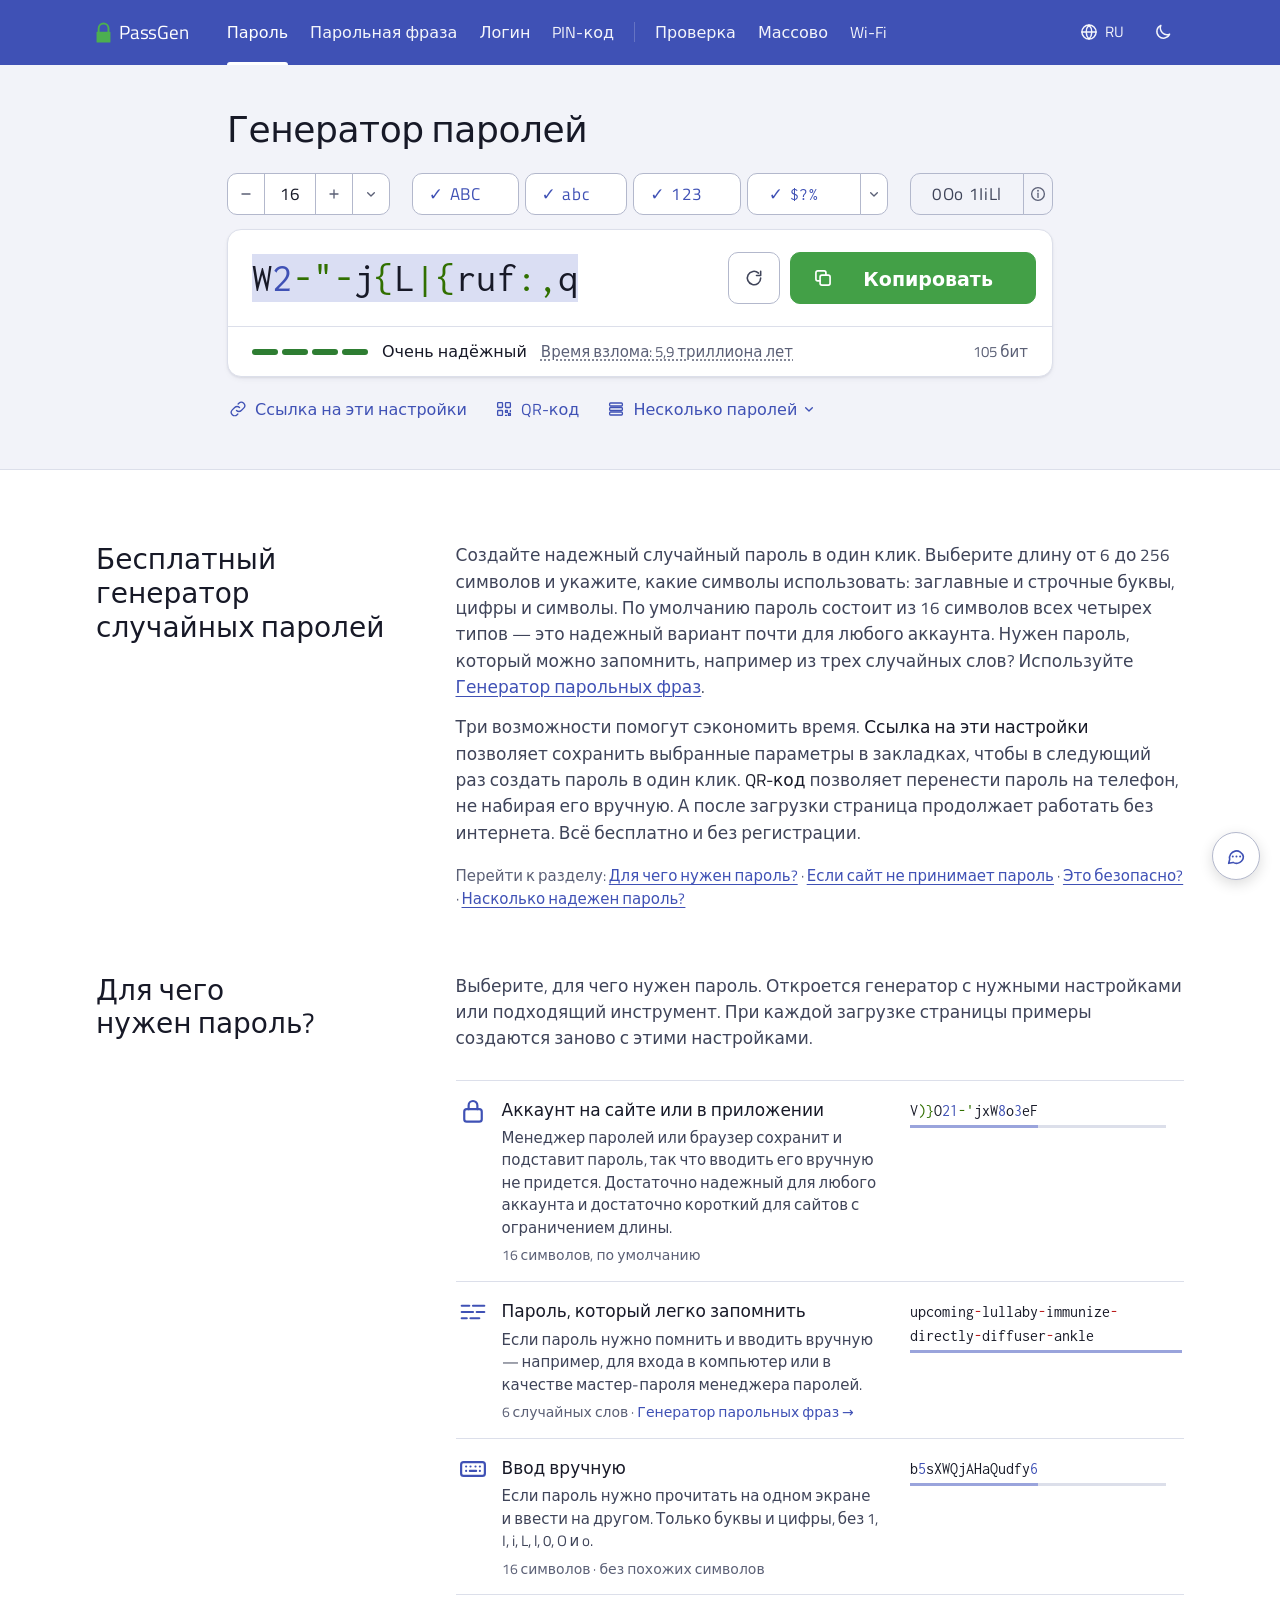
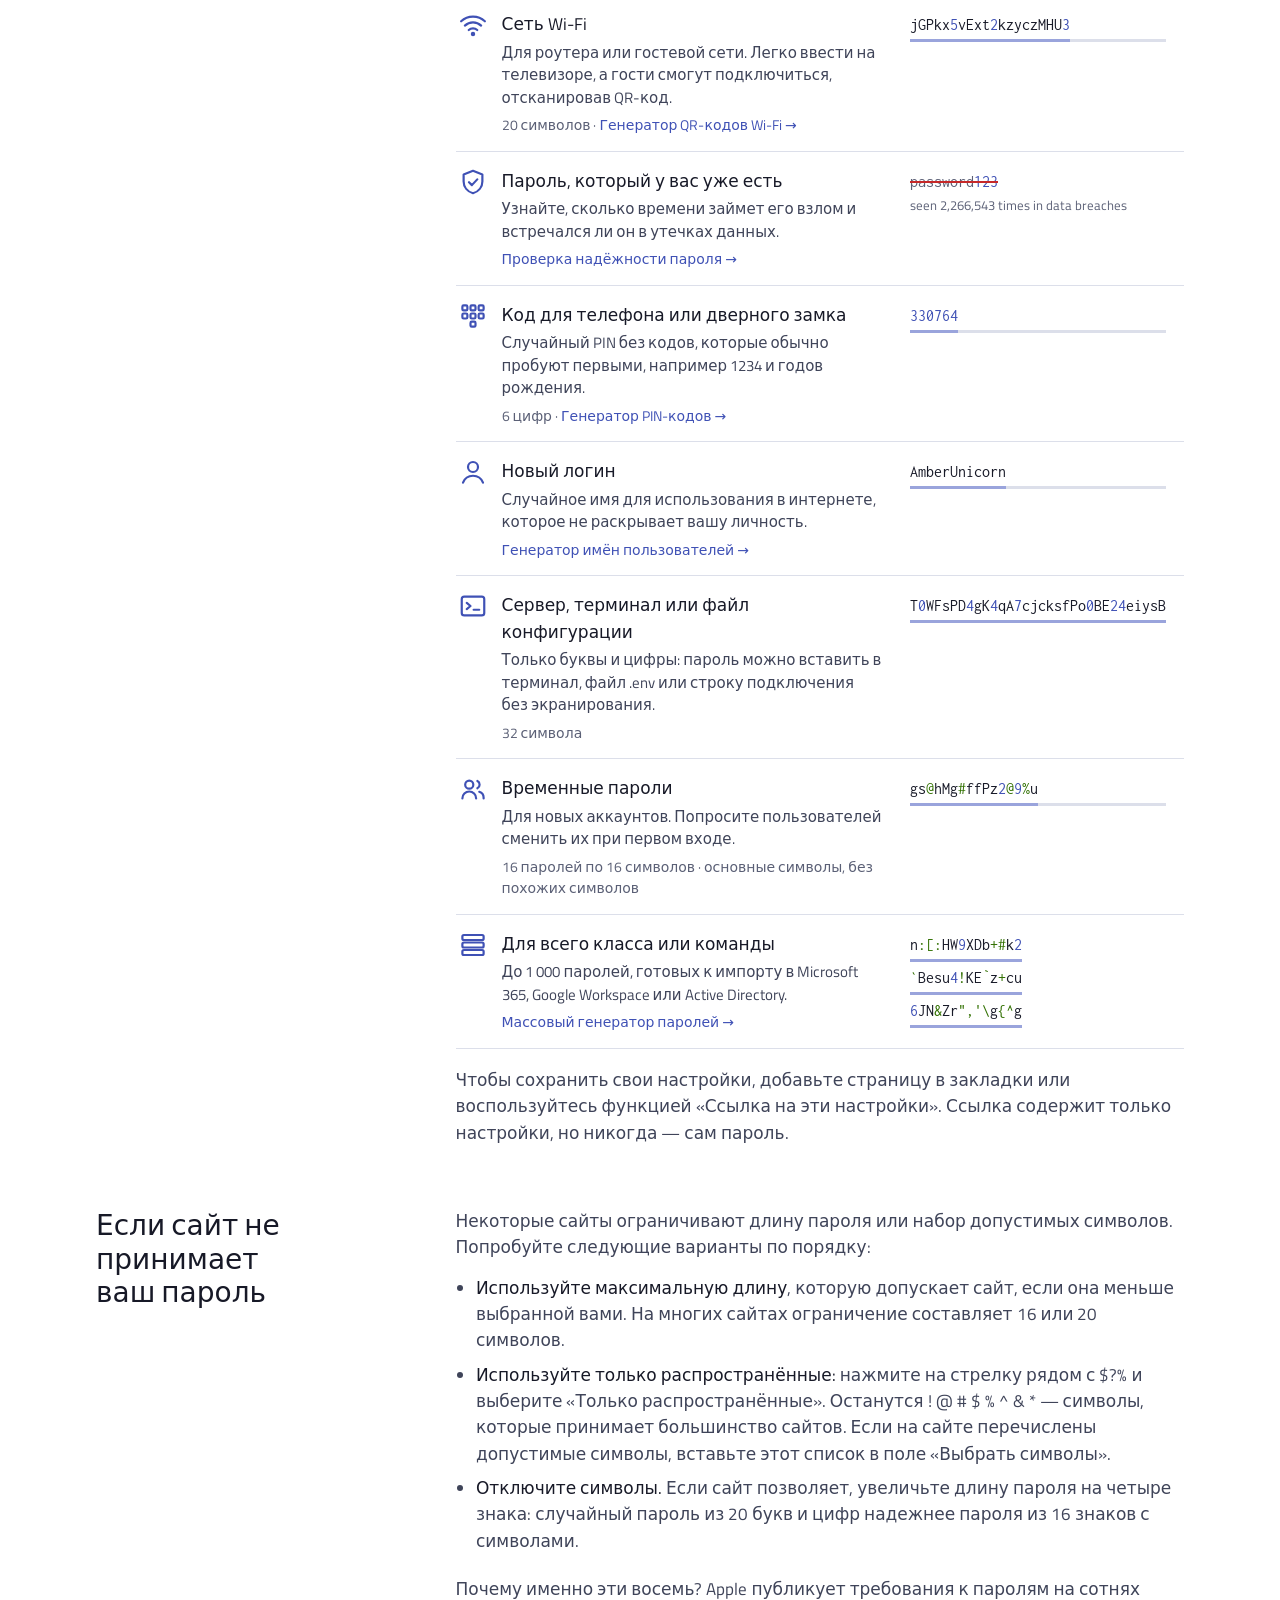
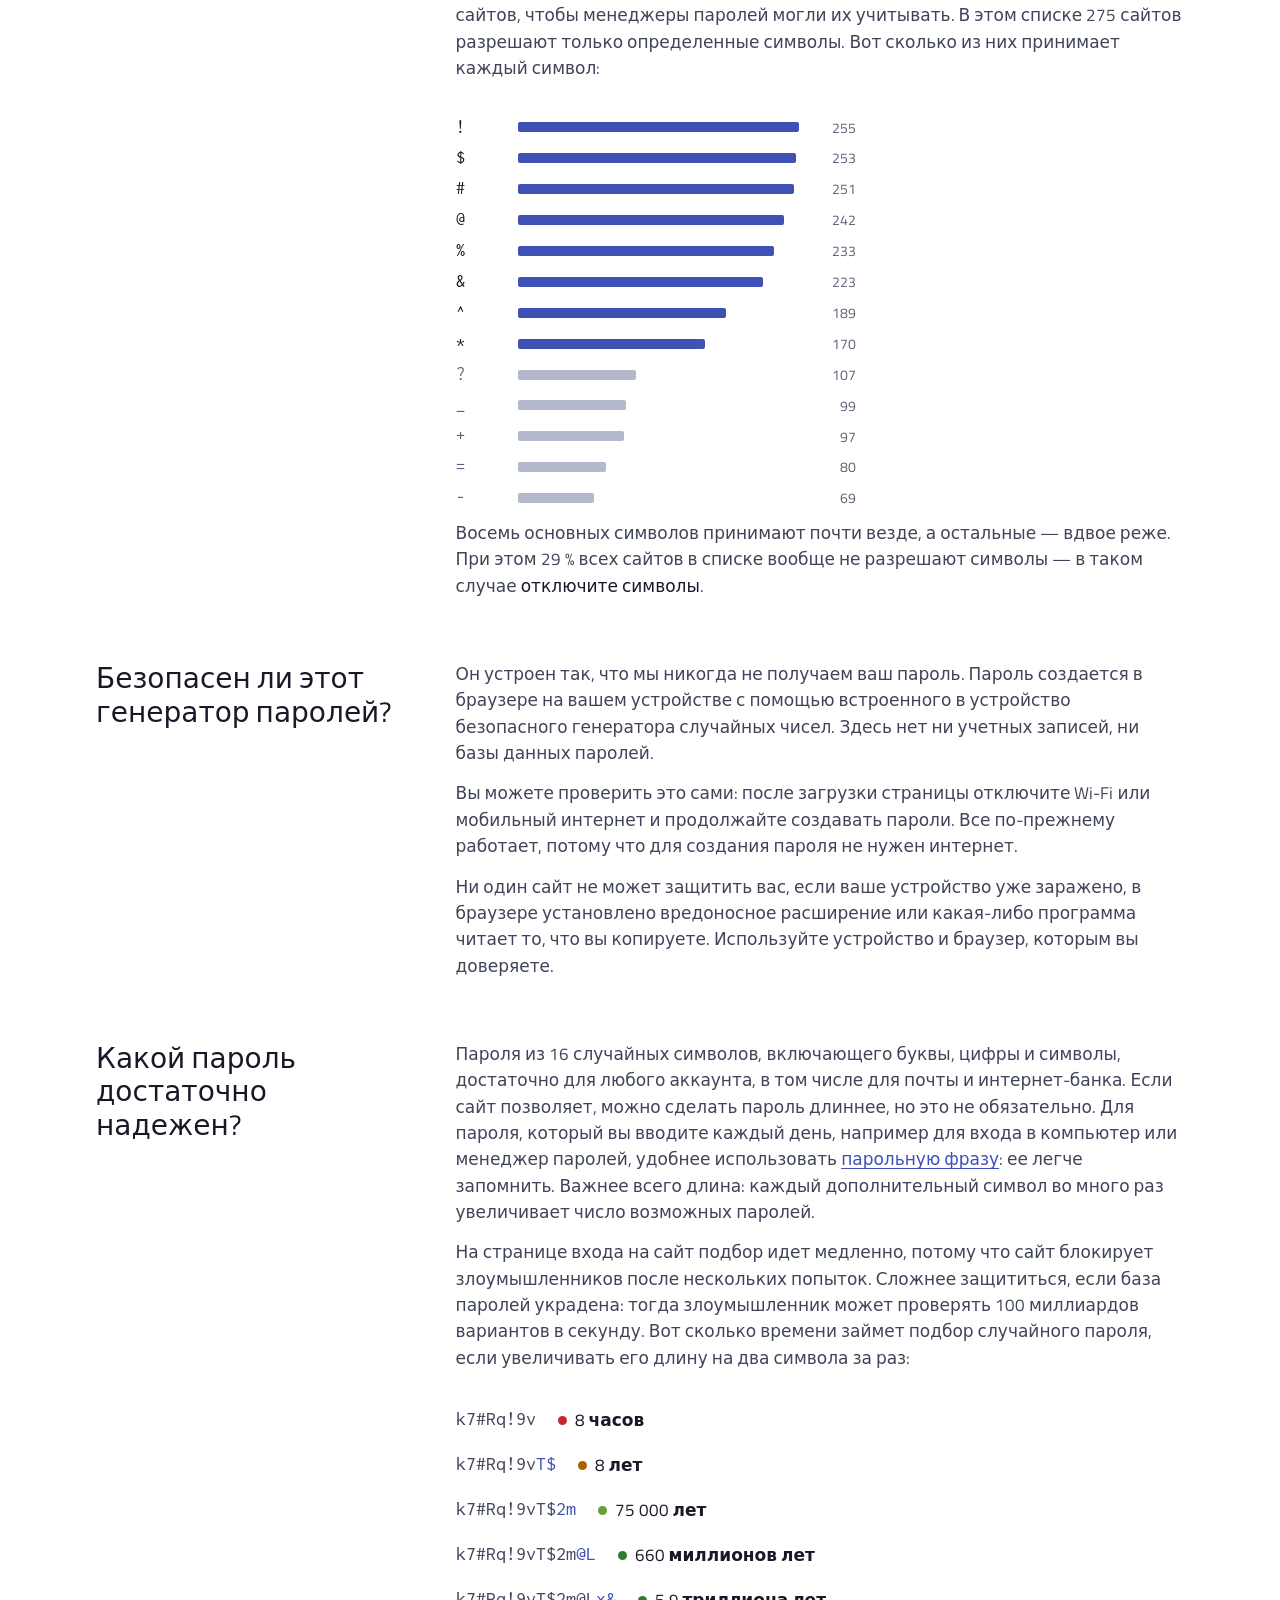
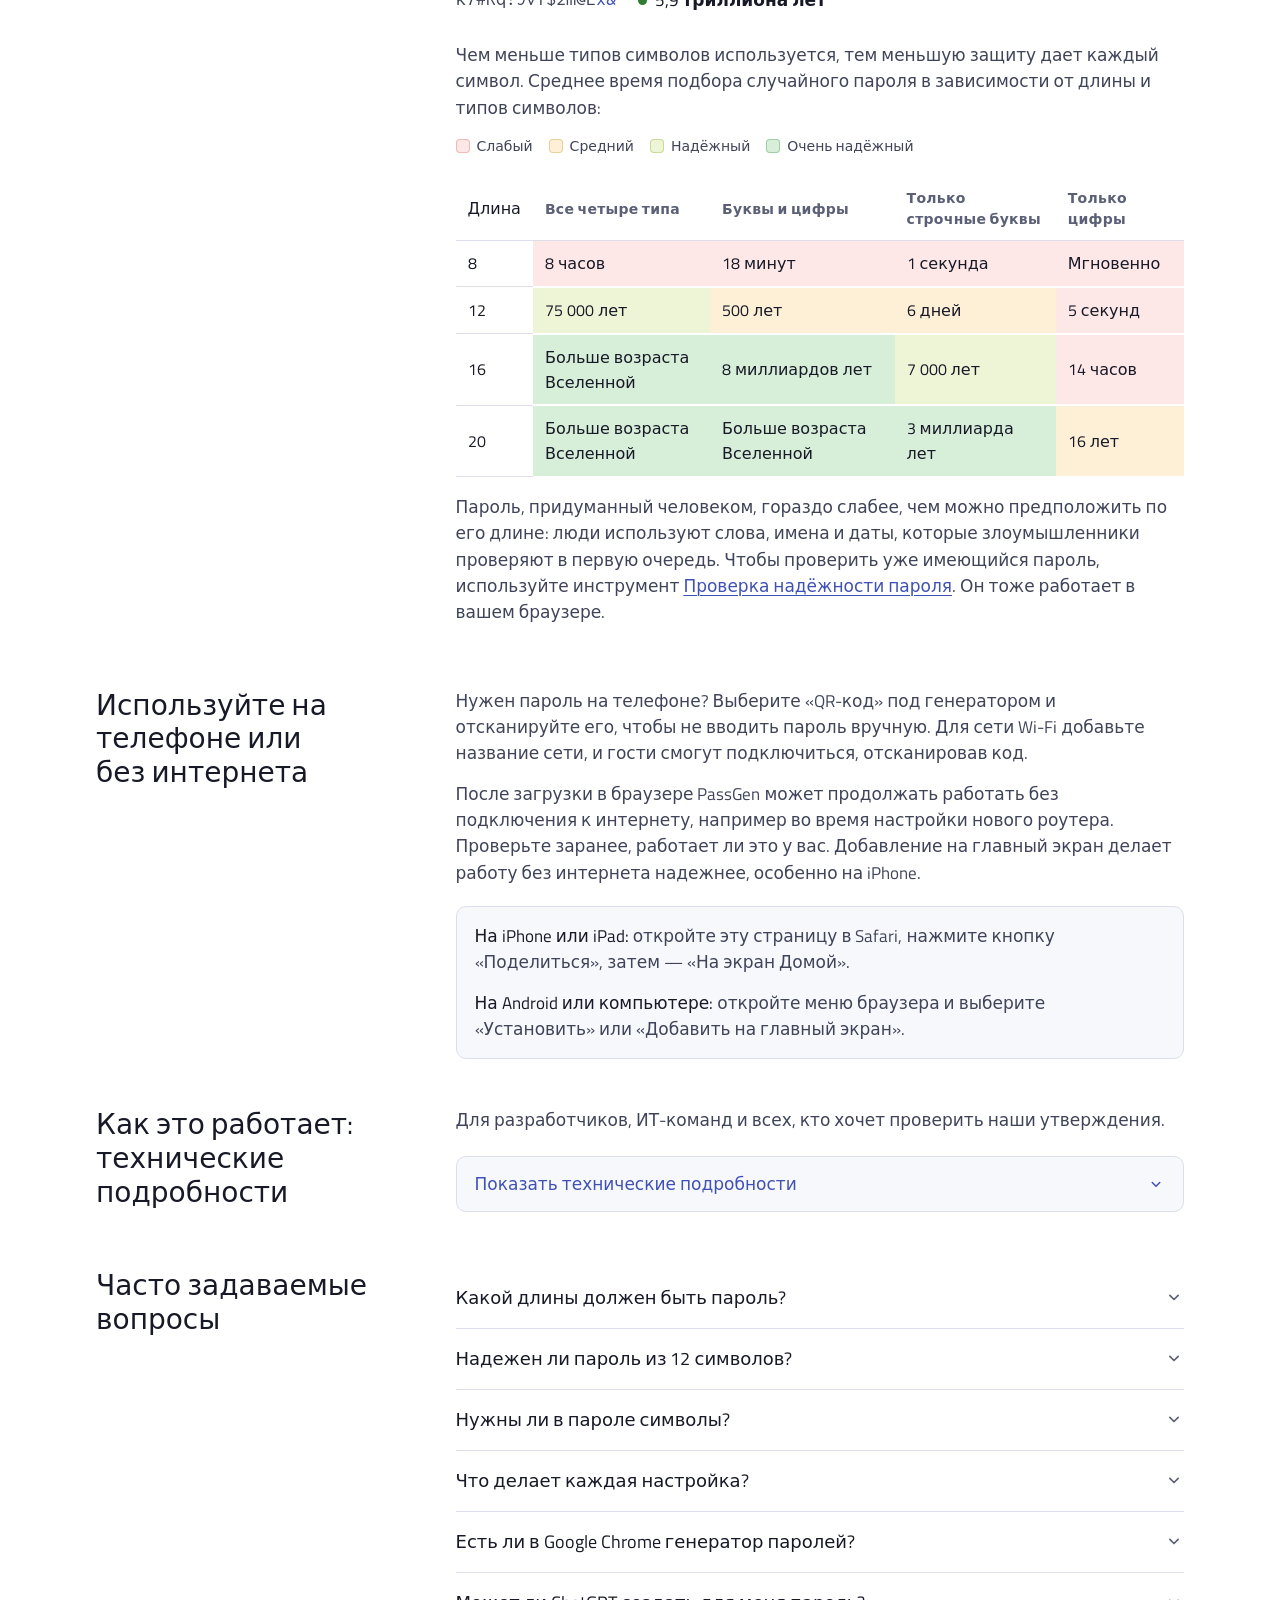
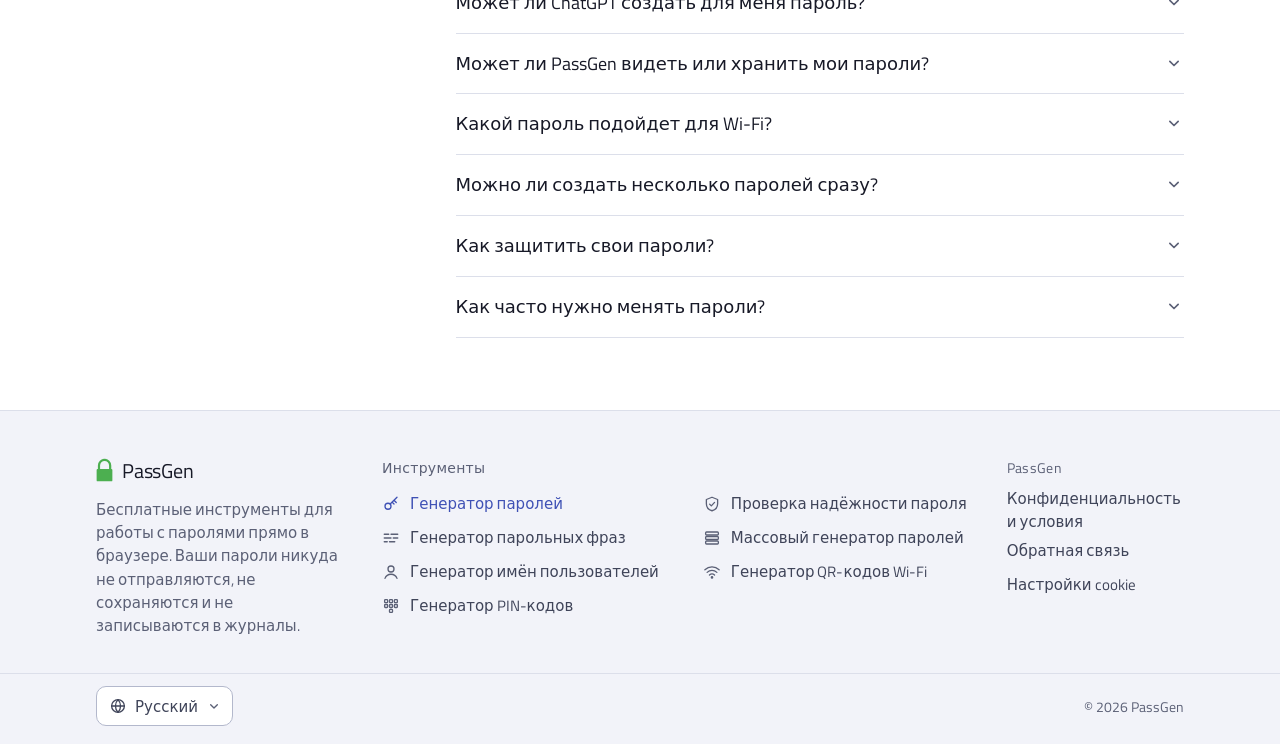
<file: ru/index.html>
<!doctype html> <html lang="ru" data-lang="ru"> <head> <meta charset="utf-8"><meta http-equiv="Content-Security-Policy" content="default-src 'self'; script-src 'self' 'unsafe-inline'; style-src 'self' 'unsafe-inline'; img-src 'self' data:; font-src 'self'; connect-src 'self' https://api.pwnedpasswords.com; frame-src 'none'; object-src 'none';"> <meta name="viewport" content="width=device-width,initial-scale=1"> <title>Генератор паролей бесплатно | PassGen</title> <meta name="description" content="Мгновенно создавайте надежные случайные пароли. Бесплатно, без регистрации, прямо в браузере — они никогда не отправляются на сервер. До 16 за раз."> <link rel="preload" href="/assets/fonts/inconsolata-latin.woff2" as="font" type="font/woff2" crossorigin> <link rel="preload" href="/assets/fonts/titillium-latin.woff2" as="font" type="font/woff2" crossorigin> <style>@font-face { font-family: "Titillium Web"; font-style: normal; font-weight: 400; font-display: swap; src: url("/assets/fonts/titillium-latin.woff2") format("woff2"); unicode-range: U+0-FF, U+131, U+152-153, U+2BB-2BC, U+2C6, U+2DA, U+2DC, U+304, U+308, U+329, U+2000-206F, U+20AC, U+2122, U+2191, U+2193, U+2212, U+2215, U+FEFF, U+FFFD; }@font-face { font-family: "Titillium Web"; font-style: normal; font-weight: 400; font-display: swap; src: url("/assets/fonts/titillium-latin-ext.woff2") format("woff2"); unicode-range: U+100-2BA, U+2BD-2C5, U+2C7-2CC, U+2CE-2D7, U+2DD-2FF, U+304, U+308, U+329, U+1D00-1DBF, U+1E00-1E9F, U+1EF2-1EFF, U+2020, U+20A0-20AB, U+20AD-20C0, U+2113, U+2C60-2C7F, U+A720-A7FF; }@font-face { font-family: Inconsolata; font-style: normal; font-weight: 400; font-display: block; src: url("/assets/fonts/inconsolata-latin.woff2") format("woff2"); unicode-range: U+0-FF, U+131, U+152-153, U+2BB-2BC, U+2C6, U+2DA, U+2DC, U+304, U+308, U+329, U+2000-206F, U+20AC, U+2122, U+2191, U+2193, U+2212, U+2215, U+FEFF, U+FFFD; }@font-face { font-family: Inconsolata; font-style: normal; font-weight: 400; font-display: block; src: url("/assets/fonts/inconsolata-latin-ext.woff2") format("woff2"); unicode-range: U+100-2BA, U+2BD-2C5, U+2C7-2CC, U+2CE-2D7, U+2DD-2FF, U+304, U+308, U+329, U+1D00-1DBF, U+1E00-1E9F, U+1EF2-1EFF, U+2020, U+20A0-20AB, U+20AD-20C0, U+2113, U+2C60-2C7F, U+A720-A7FF; }:root { color-scheme: light; --bg: #ffffff; --band: #f2f3f9; --slab: #ffffff; --sunk: #f7f8fb; --line: #dcdfea; --line-strong: #b3b8cc; --box: #767b90; --ink: #171927; --ink-2: #3f4459; --muted: #5b6076; --brand: #3F51B5; --brand-ink: #3F51B5; --brand-fill: #3F51B5; --brand-soft: #e8eaf6; --brand-line: #9aa4dc; --on-brand: #ffffff; --go: #4CAF50; --go-hover: #5cbb60; --go-ink: #0c2310; --sel: #c5cae9; --sel-ink: #171927; --s-weak: #c62828; --s-fair: #a86400; --s-strong: #3F51B5; --s-vstrong: #2e7d32; --s-empty: #dcdfea; --shadow: 0 1px 2px rgb(23 27 60 / .07),0 3px 8px -4px rgb(23 27 60 / .12); --pop-shadow: 0 10px 20px -8px rgb(23 27 60 / .28),0 2px 6px rgb(23 27 60 / .08); --scrim: rgb(15 17 30 / .38); --ui: "Titillium Web",system-ui,-apple-system,"Segoe UI",Roboto,"Noto Sans",sans-serif; --mono: "Inconsolata",ui-monospace,"SFMono-Regular",Menlo,Consolas,monospace; --r: 10px; --wrap: 880px; --wide: 1136px; --gutter: 24px; }@media (prefers-color-scheme: dark){:root:not([data-theme="light"]) { color-scheme: dark; --bg: #141518; --band: #1b1c21; --slab: #24262d; --sunk: #1e1f25; --line: #33363f; --line-strong: #4d515e; --box: #8a8fa0; --ink: #eceef3; --ink-2: #c6c9d4; --muted: #a3a7b6; --brand-ink: #82b1ff; --brand-fill: #4a5fd0; --brand-soft: #262d4d; --brand-line: #5465c4; --on-brand: #ffffff; --go: #4CAF50; --go-hover: #5cbb60; --go-ink: #0c2310; --sel: #3949ab; --sel-ink: #ffffff; --s-weak: #ef5350; --s-fair: #ffb300; --s-strong: #82b1ff; --s-vstrong: #66bb6a; --s-empty: #393c46; --shadow: 0 1px 2px rgb(0 0 0 / .3),0 3px 8px -4px rgb(0 0 0 / .4); --pop-shadow: 0 10px 20px -8px rgb(0 0 0 / .7),0 2px 6px rgb(0 0 0 / .3); --scrim: rgb(0 0 0 / .55); }}:root[data-theme="dark"] { color-scheme: dark; --bg: #141518; --band: #1b1c21; --slab: #24262d; --sunk: #1e1f25; --line: #33363f; --line-strong: #4d515e; --box: #8a8fa0; --ink: #eceef3; --ink-2: #c6c9d4; --muted: #a3a7b6; --brand-ink: #82b1ff; --brand-fill: #4a5fd0; --brand-soft: #262d4d; --brand-line: #5465c4; --on-brand: #ffffff; --go: #4CAF50; --go-hover: #5cbb60; --go-ink: #0c2310; --sel: #3949ab; --sel-ink: #ffffff; --s-weak: #ef5350; --s-fair: #ffb300; --s-strong: #82b1ff; --s-vstrong: #66bb6a; --s-empty: #393c46; --shadow: 0 1px 2px rgb(0 0 0 / .3),0 3px 8px -4px rgb(0 0 0 / .4); --pop-shadow: 0 10px 20px -8px rgb(0 0 0 / .7),0 2px 6px rgb(0 0 0 / .3); --scrim: rgb(0 0 0 / .55); }*, ::before, ::after { box-sizing: border-box; }html { text-size-adjust: 100%; scrollbar-color: var(--line-strong) transparent; scroll-behavior: smooth; }@media (prefers-reduced-motion: reduce){html { scroll-behavior: auto; }}body { margin: 0px; background: var(--bg); color: var(--ink); font: 400 17px/1.55 var(--ui); font-synthesis: none; -webkit-font-smoothing: antialiased; }body { display: flex; flex-direction: column; min-height: 100dvh; }body > main { flex: 1 0 auto; }main:has(> .band:only-child) { display: flex; flex-direction: column; }::selection { background: var(--sel); color: var(--sel-ink); }a { color: var(--brand-ink); text-underline-offset: 0.2em; text-decoration-thickness: 1px; }a:hover { text-decoration-thickness: 2px; }button, input, select, textarea { font: inherit; color: inherit; }button { cursor: pointer; }:focus-visible { outline: 2px solid var(--brand-ink); outline-offset: 2px; border-radius: 6px; }.ico { width: 20px; height: 20px; flex: 0 0 auto; display: block; }.sr { width: 1px; height: 1px; overflow: hidden; clip: rect(0px, 0px, 0px, 0px); white-space: nowrap; position: absolute !important; }h1, h2, h3 { font-weight: 400; margin: 0px; text-wrap: balance; }.top { background: var(--band); border-bottom: 1px solid var(--line); }.top-in { max-width: var(--wide); margin: 0px auto; padding: 0 var(--gutter); height: 64px; display: flex; align-items: center; gap: 28px; }.brand { display: flex; align-items: center; gap: 10px; color: var(--ink); text-decoration: none; font-size: 22px; letter-spacing: -0.01em; flex: 0 0 auto; }.brand:hover { text-decoration: none; }.brand svg { width: 30px; height: 30px; }.tools { display: flex; align-self: stretch; gap: 2px; flex: 1 1 0%; min-width: 0px; }.tools a { position: relative; display: flex; align-items: center; gap: 8px; padding: 0px 13px; color: var(--ink-2); text-decoration: none; font-size: 16px; white-space: nowrap; }.tools a .ico { width: 18px; height: 18px; color: var(--muted); }.tools a:hover { color: var(--ink); }.tools a[aria-current="page"] { color: var(--brand-ink); }.tools a[aria-current="page"] .ico { color: var(--brand-ink); }.tools a[aria-current="page"]::after { content: ""; position: absolute; inset-inline: 10px; bottom: -1px; height: 3px; border-radius: 3px 3px 0px 0px; background: var(--brand-ink); }.tools .sep { width: 1px; background: var(--line); margin: 22px 8px; }.top-actions { display: flex; align-items: center; gap: 6px; flex: 0 0 auto; }.top-actions .menu-btn { display: none; }.icon-btn { display: inline-flex; align-items: center; justify-content: center; gap: 6px; height: 40px; min-width: 40px; padding: 0px 10px; border-radius: var(--r); border: 1px solid transparent; background: transparent; color: var(--ink-2); }.icon-btn:hover { background: var(--slab); border-color: var(--line); }.lang-btn .code { font-size: 15px; letter-spacing: 0.04em; }.band { background: var(--band); border-bottom: 1px solid var(--line); }.band-in { max-width: var(--wrap); margin: 0px auto; padding: 44px var(--gutter) 40px; }.title { display: flex; flex-wrap: wrap; align-items: baseline; justify-content: space-between; gap: 6px 24px; }h1 { font-size: 36px; line-height: 1.12; letter-spacing: -0.012em; color: var(--ink); }.recipe { display: flex; flex-wrap: wrap; gap: 8px; margin: 24px 0px 14px; padding: 0px; list-style: none; }.chip { display: inline-flex; align-items: center; gap: 8px; height: 42px; padding: 0px 14px; border-radius: var(--r); border: 1px solid var(--line-strong); background: var(--slab); color: var(--ink-2); font-size: 16px; white-space: nowrap; transition: background-color 0.15s, border-color 0.15s, color 0.15s; }.chip:hover { border-color: var(--brand-line); color: var(--ink); }.chip .ico { width: 16px; height: 16px; color: var(--muted); transition: transform 0.2s cubic-bezier(0.2, 0.8, 0.2, 1); }.chip .box { width: 18px; height: 18px; border-radius: 5px; border: 1.5px solid var(--box); display: grid; place-items: center; flex: 0 0 auto; transition: background-color 0.15s, border-color 0.15s; }.chip .box svg { width: 12px; height: 12px; color: var(--on-brand); opacity: 0; transform: scale(0.6); transition: opacity 0.15s, transform 0.2s cubic-bezier(0.2, 0.8, 0.2, 1); }.chip[aria-pressed="true"] { background: var(--brand-soft); border-color: var(--brand-line); color: var(--brand-ink); }.chip[aria-pressed="true"] .box { background: var(--brand-fill); border-color: var(--brand-fill); }.chip[aria-pressed="true"] .box svg { opacity: 1; transform: none; }.chip[aria-pressed="false"] { color: var(--muted); }@keyframes nope { 
  20%, 60% { transform: translateX(-4px); }
  40%, 80% { transform: translateX(4px); }
}.recipe .gap { width: 8px; }.recipe li { display: flex; }.recipe li > .chip { flex: 1 1 0%; justify-content: center; }.slab { background: var(--slab); border: 1px solid var(--line); border-radius: 14px; box-shadow: var(--shadow); }.slab-main { display: grid; grid-template-columns: minmax(0px, 1fr) auto auto; align-items: center; gap: 10px; padding: 16px 16px 16px 24px; padding-inline: 24px 16px; }.out { min-width: 0px; height: 64px; display: flex; align-items: center; font-family: var(--mono); color: var(--ink); direction: ltr; unicode-bidi: isolate; }.out-text { display: block; white-space: nowrap; overflow: hidden; font-size: 40px; line-height: 1.2; letter-spacing: 0.01em; font-variant-ligatures: none; }[dir="rtl"] .out { justify-content: flex-end; }.btn { display: inline-flex; align-items: center; justify-content: center; gap: 10px; height: 52px; padding: 0px 22px; border-radius: var(--r); border: 1px solid var(--line-strong); background: var(--slab); color: var(--ink); font-size: 18px; white-space: nowrap; transition: background-color 0.15s, border-color 0.15s, transform 0.1s; }.btn:active { transform: translateY(1px); }.btn .ico { width: 20px; height: 20px; }.btn-icon { width: 52px; padding: 0px; color: var(--ink-2); }.btn-icon:hover { border-color: var(--brand-line); color: var(--brand-ink); }.btn-icon .ico { transition: transform 0.45s cubic-bezier(0.2, 0.8, 0.2, 1); }.btn-go { background: var(--go); border-color: var(--go); color: var(--go-ink); min-width: 132px; }.btn-go:hover { background: var(--go-hover); border-color: var(--go-hover); }.btn-go .labels { display: grid; }.btn-go .labels > span { grid-area: 1 / 1; transition: opacity 0.15s; }.btn-go .labels > span[hidden] { display: block; visibility: hidden; opacity: 0; }.btn-go .ic-wrap { display: grid; width: 20px; height: 20px; }.btn-go .ic-wrap svg { width: 20px; height: 20px; grid-area: 1 / 1; transition: opacity 0.15s, transform 0.25s cubic-bezier(0.2, 0.8, 0.2, 1); }.btn-go .ic-done { opacity: 0; transform: scale(0.5); }.slab-foot { display: flex; align-items: center; gap: 14px; padding: 12px 24px; border-top: 1px solid var(--line); font-size: 15px; color: var(--muted); min-height: 48px; }.meter { display: flex; gap: 4px; flex: 0 0 auto; }.meter i { width: 26px; height: 6px; border-radius: 3px; background: var(--s-empty); transition: background-color 0.25s; }.meter[data-l="4"] i:nth-child(-n+4) { background: var(--s-vstrong); }.verdict { color: var(--ink); font-size: 16px; }.foot-sp { flex: 1 1 0%; }.bits { font-variant-numeric: tabular-nums; white-space: nowrap; }.after { display: flex; flex-wrap: wrap; gap: 4px 8px; margin-top: 12px; margin-inline-start: -8px; }.link-btn { display: inline-flex; align-items: center; gap: 8px; height: 40px; padding: 0px 10px; border: 0px; border-radius: 8px; background: none; color: var(--brand-ink); font-size: 16px; }.link-btn .ico { width: 18px; height: 18px; }.link-btn:hover { background: var(--brand-soft); }.btn:disabled { opacity: 0.5; cursor: not-allowed; }@starting-style {
  .pop:popover-open { opacity: 0; transform: translateY(-4px); }
}.guide { max-width: var(--wrap); margin: 0px auto; padding: 24px var(--gutter) 72px; }.guide section { max-width: 68ch; padding-top: 48px; }.guide h2 { font-size: 28px; line-height: 1.2; margin-bottom: 12px; color: var(--ink); }.guide p, .guide li { color: var(--ink-2); }.guide p { margin: 0px 0px 14px; }.guide section.wide { max-width: none; }.tbl { width: 100%; border-collapse: collapse; font-variant-numeric: tabular-nums; font-size: 16px; margin-top: 6px; }.tbl th, .tbl td { text-align: start; padding: 10px 12px; border-bottom: 1px solid var(--line); }.tbl th { color: var(--muted); font-size: 14px; letter-spacing: 0.02em; }.tbl td:first-child { color: var(--ink); }.tbl .lv { display: inline-flex; align-items: center; gap: 8px; }.lv-1 { color: var(--s-weak); }.tbl .lv span { color: var(--ink-2); }.scroll-x { overflow-x: auto; margin-inline: calc(var(--gutter) * -1); padding-inline: var(--gutter); }.scroll-x.more-e { mask-image: linear-gradient(to right, rgb(0, 0, 0) calc(100% - 48px), transparent); }.fb-fab { transition: opacity 0.2s, transform 0.2s; }@keyframes rise { 
  0% { opacity: 0; transform: translateY(8px); }
}.toast { position: fixed; left: 50%; bottom: 24px; transform: translate(-50%, 16px); background: var(--ink); color: var(--bg); padding: 10px 16px; border-radius: 10px; font-size: 15px; opacity: 0; pointer-events: none; transition: opacity 0.18s, transform 0.25s cubic-bezier(0.2, 0.8, 0.2, 1); z-index: 50; max-width: calc(-32px + 100vw); }.print-only { display: none; }@media print{body > :not(.print-only) { display: none !important; }.print-only { display: block !important; }}@media (max-width: 1120px){.tools a .ico { display: none; }.tools a { padding: 0px 10px; }}@media (max-width: 999px){.recipe { margin: 18px 0px 12px; gap: 6px; display: grid; grid-template-columns: repeat(12, minmax(0px, 1fr)); grid-auto-flow: dense; }.recipe > li { grid-column: span 4; }.recipe .r-len, .recipe .r-am { grid-column: span 5; }.recipe .r-set { grid-column: span 3; }.recipe .gap { display: none; }}@media (max-width: 860px){:root { --gutter: 16px; }.top-in { display: grid; grid-template-columns: minmax(0px, 1fr) auto; height: auto; padding: 0px; gap: 0px; }.brand { font-size: 20px; height: 56px; padding-inline: 16px; }.brand svg { width: 26px; height: 26px; }.top-actions { padding-inline-end: 8px; grid-area: 1 / 2; }.top-actions .menu-btn { display: inline-flex; }.tools { grid-area: 2 / 1 / auto / -1; border-top: 1px solid var(--line); overflow-x: auto; scrollbar-width: none; height: 48px; padding: 0px 8px; scroll-snap-type: x; mask-image: linear-gradient(90deg, rgb(0, 0, 0) 88%, transparent); }[dir="rtl"] .tools { mask-image: linear-gradient(270deg, rgb(0, 0, 0) 88%, transparent); }.tools::-webkit-scrollbar { display: none; }.tools a { padding: 0px 12px; scroll-snap-align: start; }.tools a .ico { display: block; }.tools .sep { margin: 14px 4px; }.band-in { padding: 24px var(--gutter) 28px; }h1 { font-size: 28px; }.title { display: block; }.chip { height: 42px; padding: 0px 10px; font-size: 15px; gap: 7px; }.slab-main { grid-template-columns: 52px minmax(0px, 1fr); padding: 14px; }.slab-main .out { grid-column: 1 / -1; height: 56px; }.btn-go { width: 100%; }.slab-foot { padding: 10px 14px; flex-wrap: wrap; gap: 6px 12px; }.slab-foot .bits { display: none; }.guide section { padding-top: 36px; }.guide h2 { font-size: 24px; }.scroll-x .tbl { min-width: 560px; font-size: 15px; }@starting-style {
  .pop:not(.pop-info):popover-open { transform: translateY(24px); }
}@starting-style {
  .pop.pop-full:popover-open, .lang-pop:popover-open { transform: none; opacity: 0; }
}}@media (prefers-reduced-motion: reduce){*, ::before, ::after { animation-duration: 0.01ms !important; animation-iteration-count: 1 !important; transition-duration: 0.01ms !important; }}:root[data-theme="dark"] .theme-btn .ic-moon, :root:not([data-theme="dark"]) .theme-btn .ic-sun { display: none; }:root.theme-switching, :root.theme-switching *, :root.theme-switching ::before, :root.theme-switching ::after { transition: none !important; }:root:not([data-theme="dark"]) .top { --band: #3F51B5; --line: rgb(255 255 255 / .2); --line-strong: rgb(255 255 255 / .5); --ink: #ffffff; --ink-2: rgb(255 255 255 / .94); --muted: rgb(255 255 255 / .84); --brand-ink: #ffffff; --brand-fill: #ffffff; --brand-soft: rgb(255 255 255 / .16); --brand-line: rgb(255 255 255 / .75); --on-brand: #3F51B5; --box: rgb(255 255 255 / .8); border-bottom-color: transparent; }:root:not([data-theme="dark"]) .top .icon-btn:hover { background: rgba(255, 255, 255, 0.12); border-color: transparent; }:root:not([data-theme="dark"]) .top .pop, :root:not([data-theme="dark"]) .top dialog { --line: #dcdfea; --line-strong: #b3b8cc; --ink: #171927; --ink-2: #3f4459; --muted: #5b6076; --brand-ink: #3F51B5; --brand-fill: #3F51B5; --brand-soft: #e8eaf6; --brand-line: #9aa4dc; --on-brand: #ffffff; --box: #767b90; }@font-face { font-family: "PG Bold"; font-style: normal; font-weight: 700; font-display: swap; src: url("/assets/fonts/titillium-700-latin.woff2") format("woff2"); unicode-range: U+0-FF, U+131, U+152-153, U+2BB-2BC, U+2C6, U+2DA, U+2DC, U+304, U+308, U+329, U+2000-206F, U+20AC, U+2122, U+2191, U+2193, U+2212, U+2215, U+FEFF, U+FFFD; }@font-face { font-family: "PG Bold"; font-style: normal; font-weight: 700; font-display: swap; src: url("/assets/fonts/titillium-700-latin-ext.woff2") format("woff2"); unicode-range: U+100-2BA, U+2BD-2C5, U+2C7-2CC, U+2CE-2D7, U+2DD-2FF, U+304, U+308, U+329, U+1D00-1DBF, U+1E00-1E9F, U+1EF2-1EFF, U+2020, U+20A0-20AB, U+20AD-20C0, U+2113, U+2C60-2C7F, U+A720-A7FF; }html[data-theme]:root { --go: #43A047; --go-hover: #3B9440; --go-ink: #ffffff; }.btn-go { font-size: 19px; font-family: "PG Bold", "Titillium Web", system-ui, sans-serif; font-weight: 700; }.brand .lock { width: 17px; height: 24px; flex: 0 0 auto; }.brand { gap: 9px; }.top { position: sticky; top: calc(var(--hdr-h, 64px) * -1); z-index: 40; }@keyframes hdr-in { 
  0% { transform: translateY(-100%); }
  100% { transform: none; }
}.guide section[id] { scroll-margin-top: -24px; }@media (max-width: 860px){.guide section[id] { scroll-margin-top: -12px; }}html[data-theme]:root { --s-strong: #689F38; }html[data-theme="dark"]:root { --s-strong: #9CCC65; }.after { align-items: center; }@media (min-width: 1000px){.band-in:not(.bulk-in) { max-width: var(--wide); padding-inline: calc(var(--gutter) + var(--rail, 154px)); }.guide { max-width: var(--wide); }.guide section { max-width: none; display: grid; grid-template-columns: minmax(0px, 1fr) minmax(0px, 2.4fr); column-gap: 56px; }.guide section > * { grid-column: 2; }.guide section > h2 { grid-area: 1 / 1 / span 40; align-self: start; }.recipe { gap: 6px; }.recipe .chip { padding-inline: 12px; }.recipe .gap { width: 4px; }}@media (min-width: 1000px){.recipe { gap: 5px; }.recipe .chip { padding-inline: 10px; }.recipe .gap { width: 3px; }}@media (min-width: 1000px){.recipe .r-set .chip:not(.chip-more) { padding-inline: 24px; }.recipe .gap { width: 0px; }.recipe { gap: 4px; }}@media (min-width: 1000px){.recipe:not(.compact) { justify-content: space-between; }}@media (min-width: 1000px){:root.tool-wide .band-in:not(.bulk-in) { padding-inline: var(--gutter); }}@media (min-width: 1000px){.recipe:not(.compact) { justify-content: flex-start; }.recipe:not(.compact) > li > .chip { width: 100%; }}.recipe .split { display: flex; flex: 1 1 0%; min-width: 0px; }.recipe .split > .chip:first-child { flex: 1 1 0%; border-start-end-radius: 0px; border-end-end-radius: 0px; }.recipe .chip.chip-more { flex: 0 0 auto; position: relative; padding-inline: 7px; margin-inline-start: -1px; border-start-start-radius: 0px; border-end-start-radius: 0px; color: var(--muted); }.recipe .chip.chip-more.on { background: var(--brand-soft); border-color: var(--brand-line); color: var(--brand-ink); }.recipe .chip.chip-more .chev { width: 16px; height: 16px; transition: transform 0.15s; }.after #c-am .chev { width: 16px; height: 16px; margin-inline-start: -4px; }@media (max-width: 999px){.recipe > li.r-len { grid-column: span 6; }.recipe > li.r-look { grid-column: span 6; }.recipe > li.r-set { grid-column: span 3; }.recipe .r-len { order: 1; }.recipe .r-look { order: 2; }.recipe .r-set { order: 3; }}.recipe .chip.chip-info { padding-inline: 9px; }.recipe .chip.chip-info .ico { width: 18px; height: 18px; }@media (max-width: 999px){.recipe.pw-row { grid-template-columns: repeat(24, minmax(0px, 1fr)); }.recipe.pw-row > li.r-len, .recipe.pw-row > li.r-look { grid-column: span 12; }.recipe.pw-row > li.r-set { grid-column: span 5; }.recipe.pw-row > li.r-sy { grid-column: span 9; }.recipe.pw-row .chip.chip-more { min-width: 44px; justify-content: center; }.recipe.pw-row .r-set .chip { padding-inline: 6px; gap: 6px; }}@media (min-width: 1000px){.recipe.pw-row .chip.chip-info { padding-inline: 6px; }.recipe.pw-row .chip.chip-more { padding-inline: 5px; }.recipe.pw-row .r-look .chip:first-child { padding-inline: 8px; gap: 7px; }.recipe.pw-row .r-len .chip { padding-inline: 10px; }}@media (min-width: 1000px){.recipe.pw-row { gap: 3px; }}@media (max-width: 999px){.recipe.pw-row:not(.look-own) > li.r-len { grid-column: span 11; }.recipe.pw-row:not(.look-own) > li.r-look { grid-column: span 13; }.recipe.pw-row .r-look .chip:first-child { padding-inline: 9px; gap: 7px; }}.sim-ch { letter-spacing: 0.06em; white-space: nowrap; }@media (max-width: 999px){.recipe.pw-row:not(.look-own) > li.r-len { grid-column: span 12; }.recipe.pw-row:not(.look-own) > li.r-look { grid-column: span 12; }}.recipe .len-split { display: flex; flex: 1 1 0%; min-width: 0px; }.recipe .len-split > .chip { border-radius: 0px; margin-inline-start: -1px; justify-content: center; }.recipe .len-split > .chip:first-child { margin-inline-start: 0px; border-start-start-radius: var(--r); border-end-start-radius: var(--r); }.recipe .len-split > .chip:last-child { border-start-end-radius: var(--r); border-end-end-radius: var(--r); }.recipe .len-split .step { flex: 0 0 auto; width: 38px; padding: 0px; color: var(--ink-2); }.recipe .len-split .step .ico { width: 16px; height: 16px; }.recipe .len-split .step:disabled { color: var(--line-strong); cursor: default; }.recipe .len-split .len-num { flex: 1 1 0%; min-width: 0px; padding-inline: 6px; cursor: default; font-variant-numeric: tabular-nums; font-size: 17px; color: var(--ink); }.recipe .len-split .len-num:hover { border-color: var(--line-strong); }.recipe .len-split .chip-more { color: var(--ink-2); }@media (max-width: 999px){.recipe.pw-row:not(.look-own) > li.r-len { grid-column: span 13; }.recipe.pw-row:not(.look-own) > li.r-look { grid-column: span 11; }.recipe.pw-row .len-split .step { width: 44px; }.recipe.pw-row .len-split .chip-more { min-width: 40px; }}.recipe .len-split > .chip.step:first-child { flex: 0 0 auto; }.recipe .len-split > .chip.step { flex: 0 0 auto; }@media (max-width: 999px){.recipe.pw-row .len-split .chip-more { min-width: 44px; }}@media (max-width: 359px){.recipe.pw-row > li.r-len, .recipe.pw-row.look-own > li.r-len { grid-column: span 24; order: 1; }.recipe.pw-row > li.r-set { grid-column: span 8; order: 2; }.recipe.pw-row > li.r-set.r-sy { grid-column: span 12; order: 3; }.recipe.pw-row > li.r-look, .recipe.pw-row.look-own > li.r-look { grid-column: span 12; order: 4; }}@media (max-width: 359px){.recipe.pw-row:not(.look-own) > li.r-len { grid-column: span 24; }.recipe.pw-row:not(.look-own) > li.r-look { grid-column: span 12; }}.recipe .len-split input.len-num { width: auto; min-width: 0px; text-align: center; font-style: inherit; font-variant: inherit; font-weight: inherit; font-stretch: inherit; line-height: inherit; font-family: inherit; font-optical-sizing: inherit; font-size-adjust: inherit; font-kerning: inherit; font-feature-settings: inherit; font-variation-settings: inherit; font-language-override: inherit; font-size: 17px; color: var(--ink); background: var(--slab); cursor: text; outline: none; }.recipe .len-split input.len-num:focus { box-shadow: inset 0 0 0 2px var(--brand-ink); border-color: var(--brand-ink); position: relative; z-index: 1; }@media (min-width: 1000px){.recipe.pw-row { gap: 6px; }.recipe.pw-row .gap { width: 10px; }}.pin-hint { margin: 8px 0px 0px; font-size: 15px; color: var(--ink-2); }.pin-hint a { color: var(--brand-ink); }@media (max-width: 999px){.recipe.pw-row .len-split input.len-num { padding-inline: 1px; font-size: 16px; }}@media (hover: hover) and (pointer: fine){.recipe .len-split input.len-num { cursor: ew-resize; }:root.scrubbing, :root.scrubbing * { cursor: ew-resize !important; user-select: none; }}.recipe .split > .chip:first-child { justify-content: center; }.recipe .look-tog .sim-ch { font-size: 17px; letter-spacing: 0.08em; }.recipe .look-tog[aria-pressed="false"] { color: var(--ink-2); }.recipe.pw-row .chip .box { display: none; }.recipe.pw-row .r-set .chip, .recipe.pw-row .look-tog { gap: 0px; }.recipe.pw-row .r-set .chip > span:not(.sr), .recipe.pw-row .look-tog .sim-ch { font-size: 17px; letter-spacing: 0.04em; }.recipe.pw-row .r-set .chip[aria-pressed="false"] > span:not(.sr), .recipe.pw-row .look-tog[aria-pressed="false"] .sim-ch { text-decoration: line-through 2px; color: var(--muted); }.recipe.pw-row .look-tog[aria-pressed="false"] { background: var(--slab); border-color: var(--line-strong); }@media (min-width: 1000px){.recipe.pw-row .len-split .len-num { flex: 0 0 auto; width: 4.2ch; padding-inline: 4px; }.recipe.pw-row .len-split { flex: 0 0 auto; }}@media (min-width: 1000px){.recipe.pw-row .len-split .len-num { width: calc(4.2ch + 10px); }}@media (min-width: 1000px){.recipe.pw-row:not(.compact) > li:not(.gap):not(.r-len) { flex: 1 1 auto; }.recipe.pw-row:not(.compact) > li.r-len { flex: 0 0 auto; }}.btn-icon .ico { transition: none; }@keyframes pg-turn { 
  0% { transform: rotate(0deg); }
  100% { transform: rotate(360deg); }
}.recipe.pw-row .look-tog[aria-pressed="false"] { background: var(--slab); border-color: var(--line-strong); color: var(--ink-2); }.recipe.pw-row .look-tog[aria-pressed="false"] .sim-ch { text-decoration: none; color: var(--ink-2); }.stack { display: inline-grid; justify-items: center; }.stack > * { grid-area: 1 / 1; }.stack > .sizer { visibility: hidden; white-space: nowrap; }.stack { justify-items: start; }.recipe.pw-row .r-set .chip[aria-pressed="false"], .recipe.pw-row .look-tog[aria-pressed="false"], .recipe.pp-row .opt-tog[aria-pressed="false"], .recipe .chip.chip-more:not(.on):is(#c-sym, #c-look-i) { background: transparent; border-color: var(--line-strong); box-shadow: none; }.recipe.pw-row .r-set .chip[aria-pressed="true"], .recipe.pw-row .look-tog[aria-pressed="true"], .recipe.pp-row .opt-tog[aria-pressed="true"], .recipe .chip.chip-more.on { background: var(--brand-soft); border-color: var(--brand-line); color: var(--brand-ink); }.recipe.pw-row .r-set .chip[aria-pressed="true"], .recipe.pw-row .look-tog[aria-pressed="true"], .recipe.pp-row .opt-tog[aria-pressed="true"], .recipe .chip.chip-more.on { background: color-mix(in srgb,var(--brand-fill) 17%,var(--slab)); border-color: color-mix(in srgb,var(--brand-fill) 60%,var(--slab)); }.recipe .r-set .chip[aria-pressed="true"], .recipe .look-tog[aria-pressed="true"], .recipe .opt-tog[aria-pressed="true"], .recipe .chip.chip-more.on, .recipe.pw-row .r-set .chip[aria-pressed="true"], .recipe.pw-row .look-tog[aria-pressed="true"], .recipe.pp-row .opt-tog[aria-pressed="true"], .recipe.pin-row .look-tog[aria-pressed="true"] { background: var(--slab); border-color: var(--line-strong); color: var(--brand-ink); box-shadow: inset 0 -3px 0 var(--brand-fill); }.recipe .r-set .chip[aria-pressed="true"] > span:not(.sr), .recipe .opt-tog[aria-pressed="true"] .opt-ch { color: var(--brand-ink); }.recipe .r-set .chip[aria-pressed="true"], .recipe .look-tog[aria-pressed="true"], .recipe .opt-tog[aria-pressed="true"], .recipe .chip.chip-more.on, .recipe.pw-row .r-set .chip[aria-pressed="true"], .recipe.pw-row .look-tog[aria-pressed="true"], .recipe.pp-row .opt-tog[aria-pressed="true"], .recipe.pin-row .look-tog[aria-pressed="true"] { background: var(--slab); border-color: var(--line-strong); color: var(--brand-ink); box-shadow: none; }.recipe .r-set .chip > span:not(.sr):not(.box)::before, .recipe .opt-tog .opt-ch::before, .recipe .look-tog.skip-words::before { content: "✓"; display: inline-block; width: 0.9em; margin-inline-end: 5px; font-family: var(--ui); font-weight: 400; color: transparent; text-decoration: none; }.recipe .r-set .chip[aria-pressed="true"] > span:not(.sr):not(.box)::before, .recipe .opt-tog[aria-pressed="true"] .opt-ch::before, .recipe .look-tog.skip-words[aria-pressed="true"]::before { color: var(--brand-fill); }.recipe .r-set .chip > span:not(.sr):not(.box), .recipe .opt-tog .opt-ch { position: relative; }.recipe .r-set .chip > span:not(.sr):not(.box)::before, .recipe .opt-tog .opt-ch::before { position: absolute; right: 100%; top: 50%; transform: translateY(-50%); width: auto; margin: 0px 6px 0px 0px; }.recipe .r-set .chip[aria-pressed="true"] > span:not(.sr):not(.box)::before, .recipe .opt-tog[aria-pressed="true"] .opt-ch::before, .recipe .look-tog.skip-words[aria-pressed="true"]::before { color: var(--brand-ink); }.recipe .r-set .chip > span:not(.sr):not(.box)::before, .recipe .opt-tog .opt-ch::before { right: auto; inset-inline-end: 100%; margin: 0px; margin-inline-end: 6px; }.sy-stack { justify-items: center; font-family: var(--mono); letter-spacing: 0.02em; }.sy-stack { justify-items: start; }.top-in .brand { font-size: 19px; gap: 8px; }.top-in .brand .lock { width: 15px; height: 21px; }@media (max-width: 999px){.top-in .brand { font-size: 18px; }.top-in .brand .lock { width: 14px; height: 20px; }}@media (min-width: 1000px){:root { --rail: 154px; }}@media (hover: hover) and (pointer: fine){.recipe.recipe.recipe :is(.r-set .chip, .look-tog, .opt-tog, .chip-more):hover { border-color: var(--brand-line); color: var(--brand-ink); background: color-mix(in srgb,var(--brand-fill) 7%,var(--slab)); }.recipe.recipe.recipe :is(.r-set .chip, .look-tog, .opt-tog)[aria-pressed="false"]:hover, .recipe.recipe.recipe :is(.r-sy, .r-look) .chip-more:not(.on):hover { background: var(--slab); border-color: var(--brand-line); }.recipe.recipe.recipe :is(.r-set .chip, .look-tog, .opt-tog)[aria-pressed="false"]:hover :is(span:not(.sr):not(.box), .sim-ch, .opt-ch) { color: var(--ink-2); }.recipe.recipe .len-split .step:hover, .recipe.recipe .len-split input.len-num:hover { border-color: var(--brand-line); color: var(--brand-ink); background: color-mix(in srgb,var(--brand-fill) 7%,var(--slab)); position: relative; z-index: 1; }.recipe.recipe .len-split input.len-num:focus { background: var(--slab); }.guide .job:hover { background: color-mix(in srgb,var(--brand-fill) 5%,transparent); }.top-in .brand:hover { opacity: 0.85; }}.guide .job { border-radius: 8px; transition: background-color 0.15s; }.slab-foot:has(.verdict):is(#strength) { min-height: 50px; }.out:not(.phrase) .out-text { word-break: break-all; overflow-wrap: anywhere; line-break: anywhere; }.sy-stack { justify-items: center; }.recipe .r-set .chip > span.sy-stack::before { content: none; }#sy-lbl { position: relative; }#sy-lbl::before { content: "✓"; position: absolute; inset-inline-end: 100%; top: 50%; transform: translateY(-50%); margin-inline-end: 6px; font-family: var(--ui); color: transparent; text-decoration: none; display: inline-block; }.recipe .r-set .chip[aria-pressed="true"] #sy-lbl::before { color: var(--brand-ink); }.recipe.recipe .r-set .chip > span.sy-stack:not(.sr):not(.box)::before { content: none; }.after .link-btn:disabled, .link-btn:disabled { color: var(--muted); cursor: default; background: none; }.link-btn:disabled .ico { opacity: 0.6; }@media (max-width: 999px){.recipe.pw-row .r-set .chip { padding-inline: 2px; }.recipe.pw-row .r-set .chip > span:not(.sr):not(.box)::before, .recipe.pw-row #sy-lbl::before { position: static; transform: none; display: inline-block; width: auto; margin: 0px; margin-inline-end: 5px; }}.skip { position: absolute; left: 12px; top: -60px; z-index: 100; background: var(--slab); color: var(--ink); padding: 10px 14px; border-radius: 8px; box-shadow: rgba(0, 0, 0, 0.2) 0px 2px 10px; text-decoration: none; }.skip:focus { top: 12px; }main:focus { outline: none; }a.ttc { color: inherit; text-decoration: underline dotted; text-underline-offset: 3px; }a.ttc:hover { color: var(--brand-ink); }.fb-fab { position: fixed; right: 20px; bottom: 20px; z-index: 40; width: 48px; height: 48px; border-radius: 50%; display: grid; place-items: center; background: var(--slab); color: var(--brand-ink); border: 1px solid var(--line-strong); box-shadow: rgba(0, 0, 0, 0.14) 0px 4px 14px; cursor: pointer; }.fb-fab:hover { border-color: var(--brand-ink); }.fb-fab .ico { width: 22px; height: 22px; }@media (max-width: 860px){.fb-fab { right: 12px; bottom: 12px; width: 44px; height: 44px; transition: transform 0.2s ease-out, opacity 0.2s; }.fb-fab.away { transform: translateY(72px); opacity: 0; pointer-events: none; }}@media (prefers-reduced-motion: reduce){.fb-fab { transition: none; }}#result { --pp-sym: #b91c1c; --pp-sel: #dadef3; --pp-sym-sel: #b91c1c; --pp-dig: #b91c1c; --pp-dig-sel: #b91c1c; --pp-warn: #c62828; --pp-alt: var(--brand-ink); }:root[data-theme="dark"] #result { --pp-dig: #ff9e9e; --pp-dig-sel: #ff9e9e; --pp-sym: #ff9e9e; --pp-sel: #2f3b80; --pp-sym-sel: #ff9e9e; --pp-warn: #ff7b74; --pp-alt: var(--brand-ink); }@media (prefers-color-scheme: dark){:root:not([data-theme="light"]) #result { --pp-dig: #ff9e9e; --pp-dig-sel: #ff9e9e; --pp-sym: #ff9e9e; --pp-sel: #2f3b80; --pp-sym-sel: #ff9e9e; --pp-warn: #ff7b74; --pp-alt: var(--brand-ink); }}#result { --pw-dig: #3F51B5; --pw-sym: #317000; --pw-sym-sel: #317000; }:root[data-theme="dark"] #result { --pw-dig: #82b1ff; --pw-sym: #81c784; --pw-sym-sel: #81c784; }@media (prefers-color-scheme: dark){:root:not([data-theme="light"]) #result { --pw-dig: #82b1ff; --pw-sym: #81c784; --pw-sym-sel: #81c784; }}#out .pw-in.all-sel { background: var(--pp-sel); }#out .pw-d { color: var(--pw-dig); }#out .pw-s { color: var(--pw-sym); }#out .out-text .pw-d::selection { color: var(--pw-dig); }#out .out-text .pw-s::selection { color: var(--pw-sym-sel); }#out .out-text::selection, #out .out-text ::selection { background: var(--pp-sel); color: var(--ink); }#copy:disabled, #qr:disabled { opacity: 0.5; cursor: default; }.guide ul, .guide ol { padding-inline-start: 1.2em; margin: 0px 0px 14px; }.guide li { margin: 0px 0px 8px; }.guide li strong, .guide p strong { color: var(--ink); font-weight: 400; }.j-sample[data-kind="phrase"] .j-line { overflow-wrap: normal; word-break: normal; }.tbl td:nth-child(-n+3), .tbl th:nth-child(-n+3) { white-space: nowrap; }.tbl.tint td:nth-child(n+2), .tbl.tint th:nth-child(n+2) { white-space: normal; }.tbl.tint td:has(.lv) { border-bottom: 2px solid var(--bg); }.tbl.tint td:has(.lv-1) { background: rgb(253, 231, 231); }.tbl.tint td:has(.lv-2) { background: rgb(253, 240, 215); }.tbl.tint td:has(.lv-3) { background: rgb(237, 245, 214); }.tbl.tint td:has(.lv-4) { background: rgb(215, 238, 217); }.tbl.tint .lv span { color: var(--ink); }:root[data-theme="dark"] .tbl.tint td:has(.lv-1), :root[data-theme="dark"] .k-1::before { background: rgb(74, 36, 38); box-shadow: none; }:root[data-theme="dark"] .tbl.tint td:has(.lv-2), :root[data-theme="dark"] .k-2::before { background: rgb(74, 58, 28); box-shadow: none; }:root[data-theme="dark"] .tbl.tint td:has(.lv-3), :root[data-theme="dark"] .k-3::before { background: rgb(53, 65, 31); box-shadow: none; }:root[data-theme="dark"] .tbl.tint td:has(.lv-4), :root[data-theme="dark"] .k-4::before { background: rgb(31, 61, 36); box-shadow: none; }.guide p.jump { font-size: 15px; color: var(--muted); margin-top: 4px; }.guide p.jump a { white-space: nowrap; }.jobs-wrap { --j-font: 16px; --ch: calc(var(--j-font) * .5); --j-col: calc(var(--ch) * 34); --j-sym: #317000; --j-pp-d: #b91c1c; --j-pp-s: #b91c1c; margin: 14px 0px 18px; }:root[data-theme="dark"] .jobs-wrap { --j-sym: #81c784; --j-pp-d: #ff9e9e; --j-pp-s: #ff9e9e; }@media (prefers-color-scheme: dark){:root:not([data-theme="light"]) .jobs-wrap { --j-sym: #81c784; --j-pp-d: #ff9e9e; --j-pp-s: #ff9e9e; }}.guide ul.jobs { list-style: none; padding: 0px; margin: 0px; border-top: 1px solid var(--line); }.guide ul.jobs li { margin: 0px; border-bottom: 1px solid var(--line); }.job { display: grid; grid-template-columns: minmax(0,1fr) var(--j-col); column-gap: 28px; align-items: start; padding: 16px 2px 15px; color: inherit; text-decoration: none; }.job:focus-visible { outline: 2px solid var(--brand-ink); outline-offset: 2px; }.j-text { position: relative; display: block; padding-inline-start: 44px; }.j-name { display: block; color: var(--ink); font-size: 17px; }.j-name .ico { position: absolute; inset-inline-start: 0px; top: -1px; width: 30px; height: 30px; color: var(--brand-ink); stroke-width: 1.5; }.job:hover .j-name, .job:focus-visible .j-name { color: var(--brand-ink); }.j-why { display: block; color: var(--ink-2); font-size: 15px; line-height: 1.5; margin: 4px 0px 0px; }.j-detail { display: block; color: var(--muted); font-size: 14px; margin: 5px 0px 0px; }.j-tool { color: var(--brand-ink); }.j-tool::after { content: " →"; }.j-sample { position: relative; align-self: stretch; font-family: var(--mono); font-size: var(--j-font); line-height: 1.5; color: var(--ink); direction: ltr; unicode-bidi: isolate; padding-top: 2px; }.j-line { display: block; overflow-wrap: anywhere; width: max-content; max-width: 100%; padding-bottom: 5px; background: linear-gradient(var(--brand-line),var(--brand-line)) 0 100%/100% 3px no-repeat; border-radius: 0px; }.j-sample { background: linear-gradient(var(--line),var(--line)) 0 calc(1.5em + 4px)/calc(var(--ch) * 32) 3px no-repeat; }.j-sample[data-kind="bulk"], .j-sample[data-kind="check"], .j-sample[data-kind="phrase"] { background: none; }.j-line b { font-weight: 400; }.j-line b.d { color: var(--brand-ink); }.j-line b.s { color: var(--j-sym); }.j-sample[data-kind="phrase"] .j-line b.s { color: var(--j-pp-s); }@media (max-width: 700px){.j-axis, .job { grid-template-columns: minmax(0px, 1fr); }.job { row-gap: 10px; }.j-sample { min-height: 1.5em; }}@media (min-width:1121px){[data-lang="ru"] .tools a .ico{display:none}[data-lang="ru"] .tools a{padding:0 10px}}@media (min-width:861px) and (max-width:980px){[data-lang="ru"] .tools{overflow-x:auto;scrollbar-width:none;-webkit-mask-image:linear-gradient(to right,#000 92%,transparent);mask-image:linear-gradient(to right,#000 92%,transparent)}[data-lang="ru"] .tools::-webkit-scrollbar{display:none}}</style><link rel="preload" href="/assets/css/all.css?v=20261008" as="style"><link rel="stylesheet" href="/assets/css/all.css?v=20261008" media="print" id="pg-css"><noscript><link rel="stylesheet" href="/assets/css/all.css?v=20261008"></noscript><script>!function(){var e=document.documentElement,t=null,a=window.matchMedia&&matchMedia("(prefers-color-scheme: dark)");try{t=localStorage.getItem("theme")}catch(e){}e.dataset.theme="dark"===t||"light"===t?t:a&&a.matches?"dark":"light"}();</script>   <meta property="og:type" content="website"><meta property="og:title" content="Генератор паролей бесплатно | PassGen"><meta property="og:description" content="Мгновенно создавайте надежные случайные пароли. Бесплатно, без регистрации, прямо в браузере — они никогда не отправляются на сервер. До 16 за раз."><meta property="og:url" content="/ru/"><meta property="og:site_name" content="PassGen"><meta property="og:image" content="/assets/img/og-password.png?v=958a8747"><meta property="og:image:width" content="1200"><meta property="og:image:height" content="630"><meta property="og:image:alt" content="PassGen Password generator"><meta property="og:locale" content="ru_RU"><meta name="twitter:card" content="summary_large_image"><meta name="twitter:title" content="Генератор паролей бесплатно | PassGen"><meta name="twitter:description" content="Мгновенно создавайте надежные случайные пароли. Бесплатно, без регистрации, прямо в браузере — они никогда не отправляются на сервер. До 16 за раз."><meta name="twitter:image" content="/assets/img/og-password.png?v=958a8747"><script type="application/ld+json">{"@context":"https://schema.org","@type":"WebApplication","name":"Генератор паролей","url":"/ru/","description":"Мгновенно создавайте надежные случайные пароли. Бесплатно, без регистрации, прямо в браузере — они никогда не отправляются на сервер. До 16 за раз.","inLanguage":"ru","applicationCategory":"SecurityApplication","operatingSystem":"Any","browserRequirements":"Requires JavaScript","isAccessibleForFree":true,"offers":{"@type":"Offer","price":"0","priceCurrency":"USD"},"publisher":{"@type":"Organization","name":"PassGen","url":"/"}}</script><link rel="icon" href="/favicon.ico" sizes="48x48"><link rel="icon" type="image/svg+xml" href="/assets/img/icon.svg"><link rel="apple-touch-icon" href="/assets/img/apple-touch-icon.png"><meta name="theme-color" content="#3F51B5" media="(prefers-color-scheme: light)"><meta name="theme-color" content="#1b1c21" media="(prefers-color-scheme: dark)"><link rel="alternate" hreflang="ru" href="/ru/"><link rel="alternate" hreflang="en" href="/"></head> <body>  <a class="skip" href="#main">Перейти к инструменту</a><header class="top"><div class="top-in"><a class="brand" href="/ru/" aria-label="Главная страница PassGen"><svg class="lock" viewBox="-2 0 54 72" aria-hidden="true"><rect x="0" y="33" width="50" height="39" rx="3" fill="#4CAF50"/><path d="M7.5 34V21.5a17.75 17.75 0 0 1 35.5 0V34" fill="none" stroke="#4CAF50" stroke-width="7"/></svg><span>PassGen</span></a><nav class="tools" aria-label="Инструменты"><a href="/ru/" aria-current="page" title="Генератор паролей"><svg class="ico" aria-hidden="true"><use href="/assets/icons.svg?v=20261008#i-key"/></svg><span>Пароль</span></a><a href="/ru/passphrase/" title="Генератор парольных фраз"><svg class="ico" aria-hidden="true"><use href="/assets/icons.svg?v=20261008#i-phrase"/></svg><span>Парольная фраза</span></a><a href="/ru/username/" title="Генератор имён пользователей"><svg class="ico" aria-hidden="true"><use href="/assets/icons.svg?v=20261008#i-user"/></svg><span>Логин</span></a><a href="/ru/pin/" title="Генератор PIN-кодов"><svg class="ico" aria-hidden="true"><use href="/assets/icons.svg?v=20261008#i-pin"/></svg><span>PIN-код</span></a><span class="sep" aria-hidden="true"></span><a href="/ru/check/" title="Проверка надёжности пароля"><svg class="ico" aria-hidden="true"><use href="/assets/icons.svg?v=20261008#i-check"/></svg><span>Проверка</span></a><a href="/ru/bulk/" title="Массовый генератор паролей"><svg class="ico" aria-hidden="true"><use href="/assets/icons.svg?v=20261008#i-bulk"/></svg><span>Массово</span></a><a href="/ru/wifi/" title="Генератор QR-кодов Wi-Fi"><svg class="ico" aria-hidden="true"><use href="/assets/icons.svg?v=20261008#i-wifi"/></svg><span>Wi-Fi</span></a></nav><div class="top-actions"><button class="icon-btn lang-btn" popovertarget="lang-pop" aria-label="Язык: Русский"><svg class="ico" aria-hidden="true"><use href="/assets/icons.svg?v=20261008#i-globe"/></svg><span class="code">RU</span></button><button class="icon-btn theme-btn" type="button" aria-label="Переключиться на тёмную тему"><svg class="ico ic-moon" aria-hidden="true"><use href="/assets/icons.svg?v=20261008#i-moon"/></svg><svg class="ico ic-sun" aria-hidden="true"><use href="/assets/icons.svg?v=20261008#i-sun"/></svg></button><button class="icon-btn menu-btn" type="button" popovertarget="menu-pop" aria-label="Меню"><svg class="ico" aria-hidden="true"><use href="/assets/icons.svg?v=20261008#i-menu"/></svg></button></div></div></header><div class="pop lang-pop" id="lang-pop" popover><span class="grab" aria-hidden="true"></span><h3>Язык</h3><input class="filter" type="search" placeholder="Найти язык" aria-label="Найти язык"><ul class="lang-grid"><li data-en="Russian"><a href="/ru/" hreflang="ru" data-code="ru" lang="ru"><span>Русский</span><span class="c">RU</span></a></li><li data-en="English"><a href="/" hreflang="en" data-code="en" lang="en"><span>English</span><span class="c">EN</span></a></li></ul></div><div class="toast" role="status" aria-live="polite"></div><div class="sr" id="sr-status" role="status" aria-live="polite"></div> <main id="main" tabindex="-1"> <section class="band" aria-labelledby="h1"> <div class="band-in"> <div class="title"> <h1 id="h1">Генератор паролей</h1> </div> <ul class="recipe pw-row" aria-label="Настройки пароля"> <li class="r-len"><span class="split len-split" role="group" aria-label="Длина"><button class="chip step" type="button" id="len-dec" aria-label="Короче"><svg class="ico" aria-hidden="true"><use href="/assets/icons.svg?v=20261008#i-minus"/></svg></button><input class="chip len-num" id="len-in" size="4" type="text" inputmode="numeric" pattern="[0-9]*" autocomplete="off" maxlength="3" value="16" aria-label="Длина в символах" title="Перетаскивайте влево или вправо либо нажмите для ввода (от 6 до 256)"><span class="sr-only-val" id="len-val" hidden>16</span><button class="chip step" type="button" id="len-inc" aria-label="Длиннее"><svg class="ico" aria-hidden="true"><use href="/assets/icons.svg?v=20261008#i-plus"/></svg></button><button class="chip chip-more" type="button" popovertarget="pop-len" id="c-len" aria-label="Варианты длины"><svg class="ico chev" aria-hidden="true"><use href="/assets/icons.svg?v=20261008#i-chev"/></svg></button></span></li> <li class="gap" aria-hidden="true"></li> <li class="r-set"><button class="chip" type="button" aria-pressed="true" data-set="uc" title="Заглавные буквы от A до Z"><span class="box"><svg aria-hidden="true"><use href="/assets/icons.svg?v=20261008#i-tick"/></svg></span><span>ABC</span><span class="sr">заглавные буквы</span></button></li> <li class="r-set"><button class="chip" type="button" aria-pressed="true" data-set="lc" title="Строчные буквы от a до z"><span class="box"><svg aria-hidden="true"><use href="/assets/icons.svg?v=20261008#i-tick"/></svg></span><span>abc</span><span class="sr">строчные буквы</span></button></li> <li class="r-set"><button class="chip" type="button" aria-pressed="true" data-set="nu" title="Цифры от 0 до 9"><span class="box"><svg aria-hidden="true"><use href="/assets/icons.svg?v=20261008#i-tick"/></svg></span><span>123</span><span class="sr">цифры</span></button></li> <li class="r-set r-sy"><span class="split"><button class="chip" type="button" aria-pressed="true" data-set="sy" id="c-sy" title="Символы"><span class="box"><svg aria-hidden="true"><use href="/assets/icons.svg?v=20261008#i-tick"/></svg></span><span class="stack sy-stack"><span id="sy-lbl">$?%</span><span class="sizer" aria-hidden="true">!@#…</span></span><span class="sr" id="sy-sr">символы</span></button><button class="chip chip-more" type="button" popovertarget="pop-sy" id="c-sym" aria-label="Какие символы"><svg class="ico chev" aria-hidden="true"><use href="/assets/icons.svg?v=20261008#i-chev"/></svg></button></span></li> <li class="gap" aria-hidden="true"></li> <li class="r-look"><span class="split"><button class="chip look-tog" type="button" aria-pressed="false" id="c-look" title="Исключить похожие символы"><span class="sim-ch" aria-hidden="true">0Oo&nbsp;1IiLl</span><span class="sr">Исключить похожие символы (0 O o 1 I i L l)</span></button><button class="chip chip-more chip-info" type="button" popovertarget="pop-look" id="c-look-i" aria-label="Какие символы исключаются" title="Какие символы?"><svg class="ico" aria-hidden="true"><use href="/assets/icons.svg?v=20261008#i-info"/></svg></button></span></li> </ul> <div class="slab" id="result"> <div class="slab-main"> <div class="out" id="out"></div> <button class="btn btn-icon" type="button" id="regen" aria-label="Новый пароль" title="Новый пароль"><svg class="ico" aria-hidden="true"><use href="/assets/icons.svg?v=20261008#i-refresh"/></svg></button> <button class="btn btn-go" type="button" id="copy" data-many="0"> <span class="ic-wrap"><svg class="ic-copy" aria-hidden="true"><use href="/assets/icons.svg?v=20261008#i-copy"/></svg><svg class="ic-done" aria-hidden="true"><use href="/assets/icons.svg?v=20261008#i-done"/></svg></span> <span class="labels"><span class="l-one">Копировать</span><span class="l-all" hidden>Копировать всё</span><span class="l-done" hidden>Скопировано</span></span> </button> </div> <div class="slab-foot" id="strength"> <span class="meter" aria-hidden="true"><i></i><i></i><i></i><i></i></span> <span class="verdict"></span> <a class="ttc" href="#how-strong"></a> <span class="foot-sp"></span> <span class="bits"></span> </div> </div> <div class="after"> <button class="link-btn" type="button" id="share"><svg class="ico" aria-hidden="true"><use href="/assets/icons.svg?v=20261008#i-link"/></svg>Ссылка на эти настройки</button> <button class="link-btn" type="button" id="qr"><svg class="ico" aria-hidden="true"><use href="/assets/icons.svg?v=20261008#i-qr"/></svg>QR-код</button> <button class="link-btn" type="button" popovertarget="pop-am" id="c-am"><svg class="ico" aria-hidden="true"><use href="/assets/icons.svg?v=20261008#i-bulk"/></svg><span id="am-link">Несколько паролей</span><svg class="ico chev" aria-hidden="true"><use href="/assets/icons.svg?v=20261008#i-chev"/></svg></button> </div> <p class="pin-hint" id="pin-hint" hidden>Нужен PIN? <a href="/pin/">Генератор PIN</a> создаёт коды из 4–12 цифр и исключает те, которые обычно пробуют первыми, например 1234.</p> </div> </section> <div class="guide"> <section id="intro"> <h2>Бесплатный генератор случайных паролей</h2> <p>Создайте надежный случайный пароль в один клик. Выберите длину от 6 до 256 символов и укажите, какие символы использовать: заглавные и строчные буквы, цифры и символы. По умолчанию пароль состоит из 16 символов всех четырех типов — это надежный вариант почти для любого аккаунта. Нужен пароль, который можно запомнить, например из трех случайных слов? Используйте <a href="/ru/passphrase/">Генератор парольных фраз</a>.</p><p>Три возможности помогут сэкономить время. <strong>Ссылка на эти настройки</strong> позволяет сохранить выбранные параметры в закладках, чтобы в следующий раз создать пароль в один клик. <strong>QR-код</strong> позволяет перенести пароль на телефон, не набирая его вручную. А после загрузки страница продолжает работать без интернета. Всё бесплатно и без регистрации.</p><p class="jump">Перейти к разделу: <a href="#presets">Для чего нужен пароль?</a> · <a href="#rejected">Если сайт не принимает пароль</a> · <a href="#safe">Это безопасно?</a> · <a href="#how-strong">Насколько надежен пароль?</a></p> </section> <section id="presets"> <h2>Для чего нужен пароль?</h2> <p>Выберите, для чего нужен пароль. Откроется генератор с нужными настройками или подходящий инструмент. При каждой загрузке страницы примеры создаются заново с этими настройками.</p><div class="jobs-wrap"><ul class="jobs"><li><a class="job" href="?pw=16"><span class="j-text"><span class="j-name"><svg class="ico" aria-hidden="true"><use href="/assets/icons.svg?v=20261008#i-lock"/></svg>Аккаунт на сайте или в приложении</span><span class="j-why">Менеджер паролей или браузер сохранит и подставит пароль, так что вводить его вручную не придется. Достаточно надежный для любого аккаунта и достаточно короткий для сайтов с ограничением длины.</span><span class="j-detail">16 символов, по умолчанию</span></span><span class="j-sample" data-kind="pw" aria-hidden="true"></span></a></li><li><a class="job" href="/ru/passphrase/"><span class="j-text"><span class="j-name"><svg class="ico" aria-hidden="true"><use href="/assets/icons.svg?v=20261008#i-phrase"/></svg>Пароль, который легко запомнить</span><span class="j-why">Если пароль нужно помнить и вводить вручную — например, для входа в компьютер или в качестве мастер-пароля менеджера паролей.</span><span class="j-detail">6 случайных слов · <span class="j-tool">Генератор парольных фраз</span></span></span><span class="j-sample" data-kind="phrase" aria-hidden="true"></span></a></li><li><a class="job" href="?pw=16&amp;sy=0&amp;s=1"><span class="j-text"><span class="j-name"><svg class="ico" aria-hidden="true"><use href="/assets/icons.svg?v=20261008#i-keyboard"/></svg>Ввод вручную</span><span class="j-why">Если пароль нужно прочитать на одном экране и ввести на другом. Только буквы и цифры, без 1, I, i, L, l, 0, O и o.</span><span class="j-detail">16 символов · без похожих символов</span></span><span class="j-sample" data-kind="pw" aria-hidden="true"></span></a></li><li><a class="job" href="/ru/wifi/"><span class="j-text"><span class="j-name"><svg class="ico" aria-hidden="true"><use href="/assets/icons.svg?v=20261008#i-wifi"/></svg>Сеть Wi-Fi</span><span class="j-why">Для роутера или гостевой сети. Легко ввести на телевизоре, а гости смогут подключиться, отсканировав QR-код.</span><span class="j-detail">20 символов · <span class="j-tool">Генератор QR-кодов Wi-Fi</span></span></span><span class="j-sample" data-kind="wifi" aria-hidden="true"></span></a></li><li><a class="job" href="/ru/check/"><span class="j-text"><span class="j-name"><svg class="ico" aria-hidden="true"><use href="/assets/icons.svg?v=20261008#i-check"/></svg>Пароль, который у вас уже есть</span><span class="j-why">Узнайте, сколько времени займет его взлом и встречался ли он в утечках данных.</span><span class="j-detail"><span class="j-tool">Проверка надёжности пароля</span></span></span><span class="j-sample" data-kind="check" aria-hidden="true"></span></a></li><li><a class="job" href="/ru/pin/?d=6"><span class="j-text"><span class="j-name"><svg class="ico" aria-hidden="true"><use href="/assets/icons.svg?v=20261008#i-pin"/></svg>Код для телефона или дверного замка</span><span class="j-why">Случайный PIN без кодов, которые обычно пробуют первыми, например 1234 и годов рождения.</span><span class="j-detail">6 цифр · <span class="j-tool">Генератор PIN-кодов</span></span></span><span class="j-sample" data-kind="pin" aria-hidden="true"></span></a></li><li><a class="job" href="/ru/username/"><span class="j-text"><span class="j-name"><svg class="ico" aria-hidden="true"><use href="/assets/icons.svg?v=20261008#i-user"/></svg>Новый логин</span><span class="j-why">Случайное имя для использования в интернете, которое не раскрывает вашу личность.</span><span class="j-detail"><span class="j-tool">Генератор имён пользователей</span></span></span><span class="j-sample" data-kind="user" aria-hidden="true"></span></a></li><li><a class="job" href="?pw=32&amp;sy=0"><span class="j-text"><span class="j-name"><svg class="ico" aria-hidden="true"><use href="/assets/icons.svg?v=20261008#i-terminal"/></svg>Сервер, терминал или файл конфигурации</span><span class="j-why">Только буквы и цифры: пароль можно вставить в терминал, файл .env или строку подключения без экранирования.</span><span class="j-detail">32 символа</span></span><span class="j-sample" data-kind="pw" aria-hidden="true"></span></a></li><li><a class="job" href="?pw=16&amp;am=16&amp;s=1&amp;a=1"><span class="j-text"><span class="j-name"><svg class="ico" aria-hidden="true"><use href="/assets/icons.svg?v=20261008#i-users"/></svg>Временные пароли</span><span class="j-why">Для новых аккаунтов. Попросите пользователей сменить их при первом входе.</span><span class="j-detail">16 паролей по 16 символов · основные символы, без похожих символов</span></span><span class="j-sample" data-kind="pw" aria-hidden="true"></span></a></li><li><a class="job" href="/ru/bulk/"><span class="j-text"><span class="j-name"><svg class="ico" aria-hidden="true"><use href="/assets/icons.svg?v=20261008#i-bulk"/></svg>Для всего класса или команды</span><span class="j-why">До 1 000 паролей, готовых к импорту в Microsoft 365, Google Workspace или Active Directory.</span><span class="j-detail"><span class="j-tool">Массовый генератор паролей</span></span></span><span class="j-sample" data-kind="bulk" aria-hidden="true"></span></a></li></ul></div><p>Чтобы сохранить свои настройки, добавьте страницу в закладки или воспользуйтесь функцией «Ссылка на эти настройки». Ссылка содержит только настройки, но никогда — сам пароль.</p> </section> <section id="rejected"> <h2>Если сайт не принимает ваш пароль</h2> <p>Некоторые сайты ограничивают длину пароля или набор допустимых символов. Попробуйте следующие варианты по порядку:</p><ul><li><strong>Используйте максимальную длину</strong>, которую допускает сайт, если она меньше выбранной вами. На многих сайтах ограничение составляет 16 или 20 символов.</li><li><strong>Используйте только распространённые:</strong> нажмите на стрелку рядом с $?% и выберите «Только распространённые». Останутся <span class="nw">! @ # $ % ^ &amp; *</span> — символы, которые принимает большинство сайтов. Если на сайте перечислены допустимые символы, вставьте этот список в поле «Выбрать символы».</li><li><strong>Отключите символы.</strong> Если сайт позволяет, увеличьте длину пароля на четыре знака: случайный пароль из 20 букв и цифр надежнее пароля из 16 знаков с символами.</li></ul><p>Почему именно эти восемь? Apple публикует требования к паролям на сотнях сайтов, чтобы менеджеры паролей могли их учитывать. В этом списке 275 сайтов разрешают только определенные символы. Вот сколько из них принимает каждый символ:</p><ol class="bars syms" aria-label="Сколько из 275 сайтов с ограничениями на символы принимает каждый символ"><li><span class="b-pin">!</span><span><span class="b-bar" style="--v:9.00"></span></span><span class="b-pct">255</span></li><li><span class="b-pin">$</span><span><span class="b-bar" style="--v:8.93"></span></span><span class="b-pct">253</span></li><li><span class="b-pin">#</span><span><span class="b-bar" style="--v:8.86"></span></span><span class="b-pct">251</span></li><li><span class="b-pin">@</span><span><span class="b-bar" style="--v:8.54"></span></span><span class="b-pct">242</span></li><li><span class="b-pin">%</span><span><span class="b-bar" style="--v:8.22"></span></span><span class="b-pct">233</span></li><li><span class="b-pin">&amp;</span><span><span class="b-bar" style="--v:7.87"></span></span><span class="b-pct">223</span></li><li><span class="b-pin">^</span><span><span class="b-bar" style="--v:6.67"></span></span><span class="b-pct">189</span></li><li><span class="b-pin">*</span><span><span class="b-bar" style="--v:6.00"></span></span><span class="b-pct">170</span></li><li class="dim"><span class="b-pin">?</span><span><span class="b-bar" style="--v:3.78"></span></span><span class="b-pct">107</span></li><li class="dim"><span class="b-pin">_</span><span><span class="b-bar" style="--v:3.49"></span></span><span class="b-pct">99</span></li><li class="dim"><span class="b-pin">+</span><span><span class="b-bar" style="--v:3.42"></span></span><span class="b-pct">97</span></li><li class="dim"><span class="b-pin">=</span><span><span class="b-bar" style="--v:2.82"></span></span><span class="b-pct">80</span></li><li class="dim"><span class="b-pin">-</span><span><span class="b-bar" style="--v:2.44"></span></span><span class="b-pct">69</span></li></ol><p>Восемь основных символов принимают почти везде, а остальные — вдвое реже. При этом 29 % всех сайтов в списке вообще не разрешают символы — в таком случае <strong>отключите символы</strong>.</p> </section> <section id="safe"> <h2>Безопасен ли этот генератор паролей?</h2> <p>Он устроен так, что мы никогда не получаем ваш пароль. Пароль создается в браузере на вашем устройстве с помощью встроенного в устройство безопасного генератора случайных чисел. Здесь нет ни учетных записей, ни базы данных паролей.</p><p>Вы можете проверить это сами: после загрузки страницы отключите Wi-Fi или мобильный интернет и продолжайте создавать пароли. Все по-прежнему работает, потому что для создания пароля не нужен интернет.</p><p>Ни один сайт не может защитить вас, если ваше устройство уже заражено, в браузере установлено вредоносное расширение или какая-либо программа читает то, что вы копируете. Используйте устройство и браузер, которым вы доверяете.</p> </section> <section id="how-strong" class="wide"> <h2>Какой пароль достаточно надежен?</h2> <p>Пароля из 16 случайных символов, включающего буквы, цифры и символы, достаточно для любого аккаунта, в том числе для почты и интернет-банка. Если сайт позволяет, можно сделать пароль длиннее, но это не обязательно. Для пароля, который вы вводите каждый день, например для входа в компьютер или менеджер паролей, удобнее использовать <a href="/ru/passphrase/">парольную фразу</a>: ее легче запомнить. Важнее всего длина: каждый дополнительный символ во много раз увеличивает число возможных паролей.</p><p>На странице входа на сайт подбор идет медленно, потому что сайт блокирует злоумышленников после нескольких попыток. Сложнее защититься, если база паролей украдена: тогда злоумышленник может проверять 100 миллиардов вариантов в секунду. Вот сколько времени займет подбор случайного пароля, если увеличивать его длину на два символа за раз:</p><ol class="ladder short" aria-label="Время подбора случайного пароля длиной от 8 до 16 символов"><li class="lv-1"><span class="ld-ph">k7#Rq!9v</span><span class="ld-t">8 часов</span></li><li class="lv-2"><span class="ld-ph">k7#Rq!9v<b>T$</b></span><span class="ld-t">8 лет</span></li><li class="lv-3"><span class="ld-ph">k7#Rq!9vT$<b>2m</b></span><span class="ld-t">75 000 лет</span></li><li class="lv-4"><span class="ld-ph">k7#Rq!9vT$2m<b>@L</b></span><span class="ld-t">660 миллионов лет</span></li><li class="lv-4"><span class="ld-ph">k7#Rq!9vT$2m@L<b>x&amp;</b></span><span class="ld-t">5,9 триллиона лет</span></li></ol><p>Чем меньше типов символов используется, тем меньшую защиту дает каждый символ. Среднее время подбора случайного пароля в зависимости от длины и типов символов:</p><p class="lv-key" aria-hidden="true"><span class="k k-1">Слабый</span><span class="k k-2">Средний</span><span class="k k-3">Надёжный</span><span class="k k-4">Очень надёжный</span></p><div class="scroll-x"><table class="tbl tint"><thead><tr><td>Длина</td><th>Все четыре типа</th><th>Буквы и цифры</th><th>Только строчные буквы</th><th>Только цифры</th></tr></thead><tbody><tr><td>8</td><td><span class="lv lv-1"><i></i><span>8 часов</span></span></td><td><span class="lv lv-1"><i></i><span>18 минут</span></span></td><td><span class="lv lv-1"><i></i><span>1 секунда</span></span></td><td><span class="lv lv-1"><i></i><span>Мгновенно</span></span></td></tr><tr><td>12</td><td><span class="lv lv-3"><i></i><span>75 000 лет</span></span></td><td><span class="lv lv-2"><i></i><span>500 лет</span></span></td><td><span class="lv lv-2"><i></i><span>6 дней</span></span></td><td><span class="lv lv-1"><i></i><span>5 секунд</span></span></td></tr><tr><td>16</td><td><span class="lv lv-4"><i></i><span>Больше возраста Вселенной</span></span></td><td><span class="lv lv-4"><i></i><span>8 миллиардов лет</span></span></td><td><span class="lv lv-3"><i></i><span>7 000 лет</span></span></td><td><span class="lv lv-1"><i></i><span>14 часов</span></span></td></tr><tr><td>20</td><td><span class="lv lv-4"><i></i><span>Больше возраста Вселенной</span></span></td><td><span class="lv lv-4"><i></i><span>Больше возраста Вселенной</span></span></td><td><span class="lv lv-4"><i></i><span>3 миллиарда лет</span></span></td><td><span class="lv lv-2"><i></i><span>16 лет</span></span></td></tr></tbody></table></div><p>Пароль, придуманный человеком, гораздо слабее, чем можно предположить по его длине: люди используют слова, имена и даты, которые злоумышленники проверяют в первую очередь. Чтобы проверить уже имеющийся пароль, используйте инструмент <a href="/ru/check/">Проверка надёжности пароля</a>. Он тоже работает в вашем браузере.</p> </section> <section id="phone"> <h2>Используйте на телефоне или без интернета</h2> <p>Нужен пароль на телефоне? Выберите «QR-код» под генератором и отсканируйте его, чтобы не вводить пароль вручную. Для сети Wi-Fi добавьте название сети, и гости смогут подключиться, отсканировав код.</p><p>После загрузки в браузере PassGen может продолжать работать без подключения к интернету, например во время настройки нового роутера. Проверьте заранее, работает ли это у вас. Добавление на главный экран делает работу без интернета надежнее, особенно на iPhone.</p><div class="install" id="install"><div class="install-default"><p><strong>На iPhone или iPad:</strong> откройте эту страницу в Safari, нажмите кнопку «Поделиться», затем — «На экран Домой».</p><p><strong>На Android или компьютере:</strong> откройте меню браузера и выберите «Установить» или «Добавить на главный экран».</p></div><div class="install-prompt"><button type="button" class="install-button">Установить PassGen</button><p>Бесплатно. На главном экране появится значок замка, а приложение будет работать без интернета.</p></div><div class="install-ios"><ol><li>Нажмите кнопку «Поделиться» в Safari. В новых версиях iOS сначала откройте меню «Еще» (три точки).</li><li>Нажмите «На экран Домой».</li><li>Нажмите «Добавить». На главном экране появится значок замка, а приложение будет работать без интернета.</li></ol></div><div class="install-installed"><p>Вы используете установленное приложение. Оно работает без интернета, как и сайт.</p></div></div> </section> <section id="technical"> <h2>Как это работает: технические подробности</h2> <p>Для разработчиков, ИТ-команд и всех, кто хочет проверить наши утверждения.</p><details class="tech"><summary>Показать технические подробности<svg class="ico" aria-hidden="true"><use href="/assets/icons.svg?v=20261008#i-chev"/></svg></summary><ul><li><strong>Криптографически стойкая случайность:</strong> каждый символ выбирается с помощью <code>crypto.getRandomValues()</code> из Web Crypto API, который использует криптографически стойкий источник случайных чисел вашей операционной системы. <code>Math.random()</code> никогда не используется.</li><li><strong>Без смещения при взятии остатка:</strong> при каждом случайном выборе применяется метод отбраковки, поэтому все символы из выбранного набора имеют одинаковую вероятность выпадения.</li><li><strong>Все выбранные типы включены:</strong> пароль содержит хотя бы один символ каждого выбранного вами типа, после чего символы перемешиваются с помощью того же криптографически стойкого источника случайных чисел. Это исключает небольшое число возможных паролей, поэтому реальная надежность совсем немного ниже показанной оценки.</li><li><strong>Оценка надежности:</strong> биты = длина × log<sub>2</sub>(число символов в используемом наборе); пароль длиной 16 символов из всех четырех типов — это около 105 бит. При расчете времени подбора предполагается, что злоумышленник знает ваши настройки и перебирает половину всех возможных паролей со скоростью 100 миллиардов попыток в секунду. Это сценарий мощной офлайн-атаки на базу данных, в которой пароли хранятся в виде хешей, полученных с помощью быстрой хеш-функции. Медленные алгоритмы хеширования, такие как bcrypt или Argon2, значительно замедляют перебор.</li><li><strong>Символы в командах и файлах:</strong> символы, которые чаще всего разрешены на сайтах, например $, #, ! и &amp;, имеют специальное значение в командных оболочках, файлах настроек и строках подключения. Для таких случаев отключите символы и увеличьте длину пароля; настройка «Сервер, терминал или файл конфигурации» делает именно это.</li><li><strong>Ключи и токены:</strong> используйте PassGen для текстовых секретов, которые вы задаете самостоятельно. Не используйте его для замены API-ключей или токенов, выдаваемых сервисом, SSH-ключей, сертификатов или ключей, для которых требуется определенный формат, например шестнадцатеричная запись, Base64 или фиксированное число бит.</li></ul></details> </section> <section id="faq" class="faq"> <h2>Часто задаваемые вопросы</h2> <details><summary>Какой длины должен быть пароль?<svg class="ico" aria-hidden="true"><use href="/assets/icons.svg?v=20261008#i-chev"/></svg></summary><p>16 случайных символов для любой учетной записи, пароль от которой вы сохраняете в менеджере паролей или браузере. Многие сайты ограничивают длину пароля 16 или 20 символами, поэтому 16 подходит почти везде. NIST, американское агентство по стандартизации, рекомендует сайтам требовать не менее 15 символов, если для входа используется только пароль, без второго шага, например ввода кода.</p></details><details><summary>Надежен ли пароль из 12 символов?<svg class="ico" aria-hidden="true"><use href="/assets/icons.svg?v=20261008#i-chev"/></svg></summary><p>На подбор случайного пароля из 12 символов всех четырех типов потребуется около 75 000 лет, даже если база данных украдена. Для многих учетных записей этого достаточно. Но лучше по умолчанию выбирать 16 символов: с менеджером паролей пользоваться таким паролем ничуть не сложнее.</p></details><details><summary>Нужны ли в пароле символы?<svg class="ico" aria-hidden="true"><use href="/assets/icons.svg?v=20261008#i-chev"/></svg></summary><p>Нет. Символы помогают, но длина важнее. Если на сайте или устройстве их неудобно вводить, отключите их и увеличьте длину пароля на несколько символов.</p></details><details><summary>Что делает каждая настройка?<svg class="ico" aria-hidden="true"><use href="/assets/icons.svg?v=20261008#i-chev"/></svg></summary><p>«Длина» задает количество символов: от 6 до 256. «Несколько паролей» позволяет создать до 16 паролей, по одному в строке. ABC, abc, 123 и $?% — это заглавные буквы, строчные буквы, цифры и символы: отметка ✓ означает, что они используются. Нажмите на любую из этих кнопок, чтобы исключить соответствующие символы: кнопка станет перечеркнутой. Настройка 0Oo 1IiLl выключена, пока вы на нее не нажмете: после включения она исключает похожие символы (0, O, o, 1, I, i, L и l). Стрелка рядом с $?% позволяет выбрать, какие символы использовать: все, «Только распространённые» (! @ # $ % ^ &amp; *) или те, которые вы выберете сами либо вставите из списка на сайте.</p></details><details><summary>Есть ли в Google Chrome генератор паролей?<svg class="ico" aria-hidden="true"><use href="/assets/icons.svg?v=20261008#i-chev"/></svg></summary><p>Да. Chrome, Safari, Edge и большинство менеджеров паролей предлагают надежный пароль при регистрации на сайте и сохраняют его для вас. Это хороший вариант для обычной регистрации. Используйте PassGen, когда браузер не может помочь, например для Wi-Fi или устройства, либо когда хотите самостоятельно выбрать длину и символы.</p></details><details><summary>Может ли ChatGPT создать для меня пароль?<svg class="ico" aria-hidden="true"><use href="/assets/icons.svg?v=20261008#i-chev"/></svg></summary><p>Он может написать что-то, что выглядит случайным, но на самом деле таковым не является. Чат-бот выбирает символы, которые считает наиболее вероятными, поэтому в его паролях есть закономерности: подобрать их проще, чем кажется. Кроме того, пароль остается в истории чата. Такой генератор паролей, как этот, использует защищенный генератор случайных чисел вашего устройства, а пароль никогда не покидает браузер.</p></details><details><summary>Может ли PassGen видеть или хранить мои пароли?<svg class="ico" aria-hidden="true"><use href="/assets/icons.svg?v=20261008#i-chev"/></svg></summary><p>Нет. Пароль создается кодом, который работает в вашем браузере, и никогда не отправляется нам. Здесь нет ни учетных записей, ни базы данных паролей.</p></details><details><summary>Какой пароль подойдет для Wi-Fi?<svg class="ico" aria-hidden="true"><use href="/assets/icons.svg?v=20261008#i-chev"/></svg></summary><p>20 случайных букв и цифр без похожих друг на друга символов, чтобы пароль было легко ввести на телевизоре. <a href="/ru/wifi/">Генератор QR-кодов Wi-Fi</a> создает такой пароль и печатает карточку, чтобы гости могли подключиться, отсканировав код.</p></details><details><summary>Можно ли создать несколько паролей сразу?<svg class="ico" aria-hidden="true"><use href="/assets/icons.svg?v=20261008#i-chev"/></svg></summary><p>Да. Здесь можно создать до 16 паролей, по одному в строке. Для целого класса или компании «Массовый генератор паролей» создает до 1 000 паролей и экспортирует CSV-файлы, готовые к импорту в Microsoft 365, Google Workspace или Active Directory.</p></details><details><summary>Как защитить свои пароли?<svg class="ico" aria-hidden="true"><use href="/assets/icons.svg?v=20261008#i-chev"/></svg></summary><p>Сохраняйте пароли в менеджере паролей и используйте каждый пароль только для одной учетной записи. Когда на одном сайте происходит утечка данных, злоумышленники пробуют тот же адрес электронной почты и пароль на других сайтах. Включайте двухэтапную проверку везде, где она доступна.</p></details><details><summary>Как часто нужно менять пароли?<svg class="ico" aria-hidden="true"><use href="/assets/icons.svg?v=20261008#i-chev"/></svg></summary><p>Только когда есть причина, например утечка данных в сервисе или признаки того, что кто-то пользовался вашей учетной записью. NIST рекомендует сайтам не требовать смены паролей по расписанию, потому что это подталкивает людей выбирать менее надежные пароли.</p></details> </section>  </div> </main> <footer class="foot"><div class="foot-in"><div class="foot-brand"><a class="brand" href="/ru/"><svg class="lock" viewBox="-2 0 54 72" aria-hidden="true"><rect x="0" y="33" width="50" height="39" rx="3" fill="#4CAF50"/><path d="M7.5 34V21.5a17.75 17.75 0 0 1 35.5 0V34" fill="none" stroke="#4CAF50" stroke-width="7"/></svg><span>PassGen</span></a><p>Бесплатные инструменты для работы с паролями прямо в браузере. Ваши пароли никуда не отправляются, не сохраняются и не записываются в журналы.</p></div><nav class="foot-tools" aria-label="Все инструменты"><h2>Инструменты</h2><div class="foot-cols"><ul><li><a href="/ru/" aria-current="page"><svg class="ico" aria-hidden="true"><use href="/assets/icons.svg?v=20261008#i-key"/></svg><span>Генератор паролей</span></a></li><li><a href="/ru/passphrase/"><svg class="ico" aria-hidden="true"><use href="/assets/icons.svg?v=20261008#i-phrase"/></svg><span>Генератор парольных фраз</span></a></li><li><a href="/ru/username/"><svg class="ico" aria-hidden="true"><use href="/assets/icons.svg?v=20261008#i-user"/></svg><span>Генератор имён пользователей</span></a></li><li><a href="/ru/pin/"><svg class="ico" aria-hidden="true"><use href="/assets/icons.svg?v=20261008#i-pin"/></svg><span>Генератор PIN-кодов</span></a></li></ul><ul><li><a href="/ru/check/"><svg class="ico" aria-hidden="true"><use href="/assets/icons.svg?v=20261008#i-check"/></svg><span>Проверка надёжности пароля</span></a></li><li><a href="/ru/bulk/"><svg class="ico" aria-hidden="true"><use href="/assets/icons.svg?v=20261008#i-bulk"/></svg><span>Массовый генератор паролей</span></a></li><li><a href="/ru/wifi/"><svg class="ico" aria-hidden="true"><use href="/assets/icons.svg?v=20261008#i-wifi"/></svg><span>Генератор QR-кодов Wi-Fi</span></a></li></ul></div></nav><div class="foot-links"><h2>PassGen</h2><ul><li><a href="/ru/privacy/"><span>Конфиденциальность и условия</span></a></li><li><button class="foot-link fb-open" type="button"><span>Обратная связь</span></button></li><li><button class="foot-link cc-open" type="button"><span>Настройки cookie</span></button></li></ul></div></div><div class="foot-base"><div class="foot-base-in"><button class="foot-lang" type="button" popovertarget="lang-pop" aria-label="Язык: Русский"><svg class="ico" aria-hidden="true"><use href="/assets/icons.svg?v=20261008#i-globe"/></svg><span>Русский</span><svg class="ico chev" aria-hidden="true"><use href="/assets/icons.svg?v=20261008#i-chev"/></svg></button><span class="foot-copy">© 2026 PassGen</span></div></div></footer> <div class="pop" id="pop-len" popover> <span class="grab" aria-hidden="true"></span> <h3>Длина</h3> <input class="range" id="len-range" type="range" min="0" max="1000" step="1" aria-label="Длина"> <div class="picks" id="len-picks"></div> <p class="hint">Любая длина от 6 до 256 символов. Введите её в поле выше или, если вы за компьютером, перетаскивайте число влево или вправо.</p> </div> <div class="pop" id="pop-look" popover> <span class="grab" aria-hidden="true"></span> <h3>Исключить похожие символы</h3> <ul class="look-list plain"><li><span class="g">0</span><span class="n">ноль</span></li><li><span class="g">O</span><span class="n">заглавная O</span></li><li><span class="g">o</span><span class="n">строчная o</span></li><li><span class="g">1</span><span class="n">единица</span></li><li><span class="g">I</span><span class="n">заглавная I</span></li><li><span class="g">i</span><span class="n">строчная i</span></li><li><span class="g">L</span><span class="n">заглавная L</span></li><li><span class="g">l</span><span class="n">строчная L</span></li></ul> </div> <div class="pop" id="pop-sy" popover> <span class="grab" aria-hidden="true"></span> <h3>Используемые символы</h3> <fieldset class="grp" id="sym-grp"> <label class="opt"><input type="radio" name="symmode" value="all"><span class="l">Все символы</span><code>! " # $ % &amp; ' ( ) * + , - . / : ; &lt; = &gt; ? @ [ \ ] ^ _ ` { | } ~</code></label> <label class="opt"><input type="radio" name="symmode" value="common"><span class="l">Только распространённые</span><code>! @ # $ % ^ &amp; *</code><span class="opt-note">Без скобок, кавычек, косых черт и запятых. Большинство сайтов принимает такие символы.</span></label> <label class="opt"><input type="radio" name="symmode" value="custom"><span class="l">Выбрать символы</span></label> <div class="sym-custom" id="sym-custom" hidden> <input class="sym-only" id="sym-only" type="text" autocomplete="off" autocapitalize="off" spellcheck="false" aria-label="Используемые символы" placeholder="Введите или вставьте символы, напр. !@#$"> <div class="sym-pick" id="sym-pick" role="group" aria-label="Символы"></div> </div> <p class="hint" id="sym-hint"></p> </fieldset> <div class="sym-term"> <p>В терминале или файле конфигурации даже <code>$ ! #</code> могут вызвать проблемы. Отключите символы или используйте только <span class="nw"><code>-</code> и <code>_</code>.</span></p> <button type="button" class="link-btn sym-term-btn" id="sym-term">Использовать только - и _</button> </div> </div> <div class="pop" id="pop-am" popover> <span class="grab" aria-hidden="true"></span> <h3>Сколько паролей</h3> <div class="stepper" id="am-stepper"> <button type="button" class="dec" aria-label="Меньше"><svg class="ico" aria-hidden="true"><use href="/assets/icons.svg?v=20261008#i-minus"/></svg></button> <input type="number" inputmode="numeric" min="1" max="16" aria-label="Количество паролей"> <button type="button" class="inc" aria-label="Больше"><svg class="ico" aria-hidden="true"><use href="/assets/icons.svg?v=20261008#i-plus"/></svg></button> </div> <div class="picks" id="am-picks"></div> <p class="hint">Нужно больше 16? <a href="/bulk/">Массовая генерация паролей</a></p> </div> <dialog class="sheet" id="qr-dialog" aria-labelledby="qr-title">  <div class="sheet-head"><h2 id="qr-title">QR-код</h2><button class="icon-btn qr-close" type="button" aria-label="Закрыть"><svg class="ico" aria-hidden="true"><use href="/assets/icons.svg?v=20261008#i-x"/></svg></button></div>  <div class="sheet-body">    <div class="qr-box"><canvas aria-label="QR-код"></canvas></div>    <p class="qr-cap"></p>    <div class="field"><label for="qr-ssid">Имя сети Wi-Fi <span class="muted">(необязательно)</span></label><input class="input" id="qr-ssid" autocomplete="off" placeholder="Создаёт код для подключения к Wi-Fi"></div>    <fieldset class="wifi-extra row2" disabled style="border:0;padding:0;margin:0">      <div class="field" style="margin:0"><label for="qr-sec">Тип защиты</label><select class="select" id="qr-sec"><option value="WPA">WPA2 или WPA3</option><option value="WEP">WEP</option><option value="nopass">Нет</option></select></div>      <label class="check-line"><input type="checkbox" id="qr-hidden">Скрытая сеть</label>    </fieldset>  </div>  <div class="sheet-foot">    <button class="btn btn-quiet qr-dl" type="button"><svg class="ico" aria-hidden="true"><use href="/assets/icons.svg?v=20261008#i-download"/></svg>Скачать PNG</button>    <button class="btn btn-quiet qr-print" type="button"><svg class="ico" aria-hidden="true"><use href="/assets/icons.svg?v=20261008#i-print"/></svg>Напечатать карточку</button>  </div>  <p class="hint qr-more">Уже есть пароль Wi-Fi? Используйте <a href="/ru/wifi/">генератор QR-кодов Wi-Fi</a>.</p></dialog><div id="print-card" class="print-only"></div> <script defer src="/assets/i18n/ru.js?v=20261008"></script><script defer src="/assets/js/b-0ac8067eb5.js?v=20261008"></script><script defer src="/assets/js/b-ec3ba76969.js?v=20261008"></script>    
</body> </html>
</file>
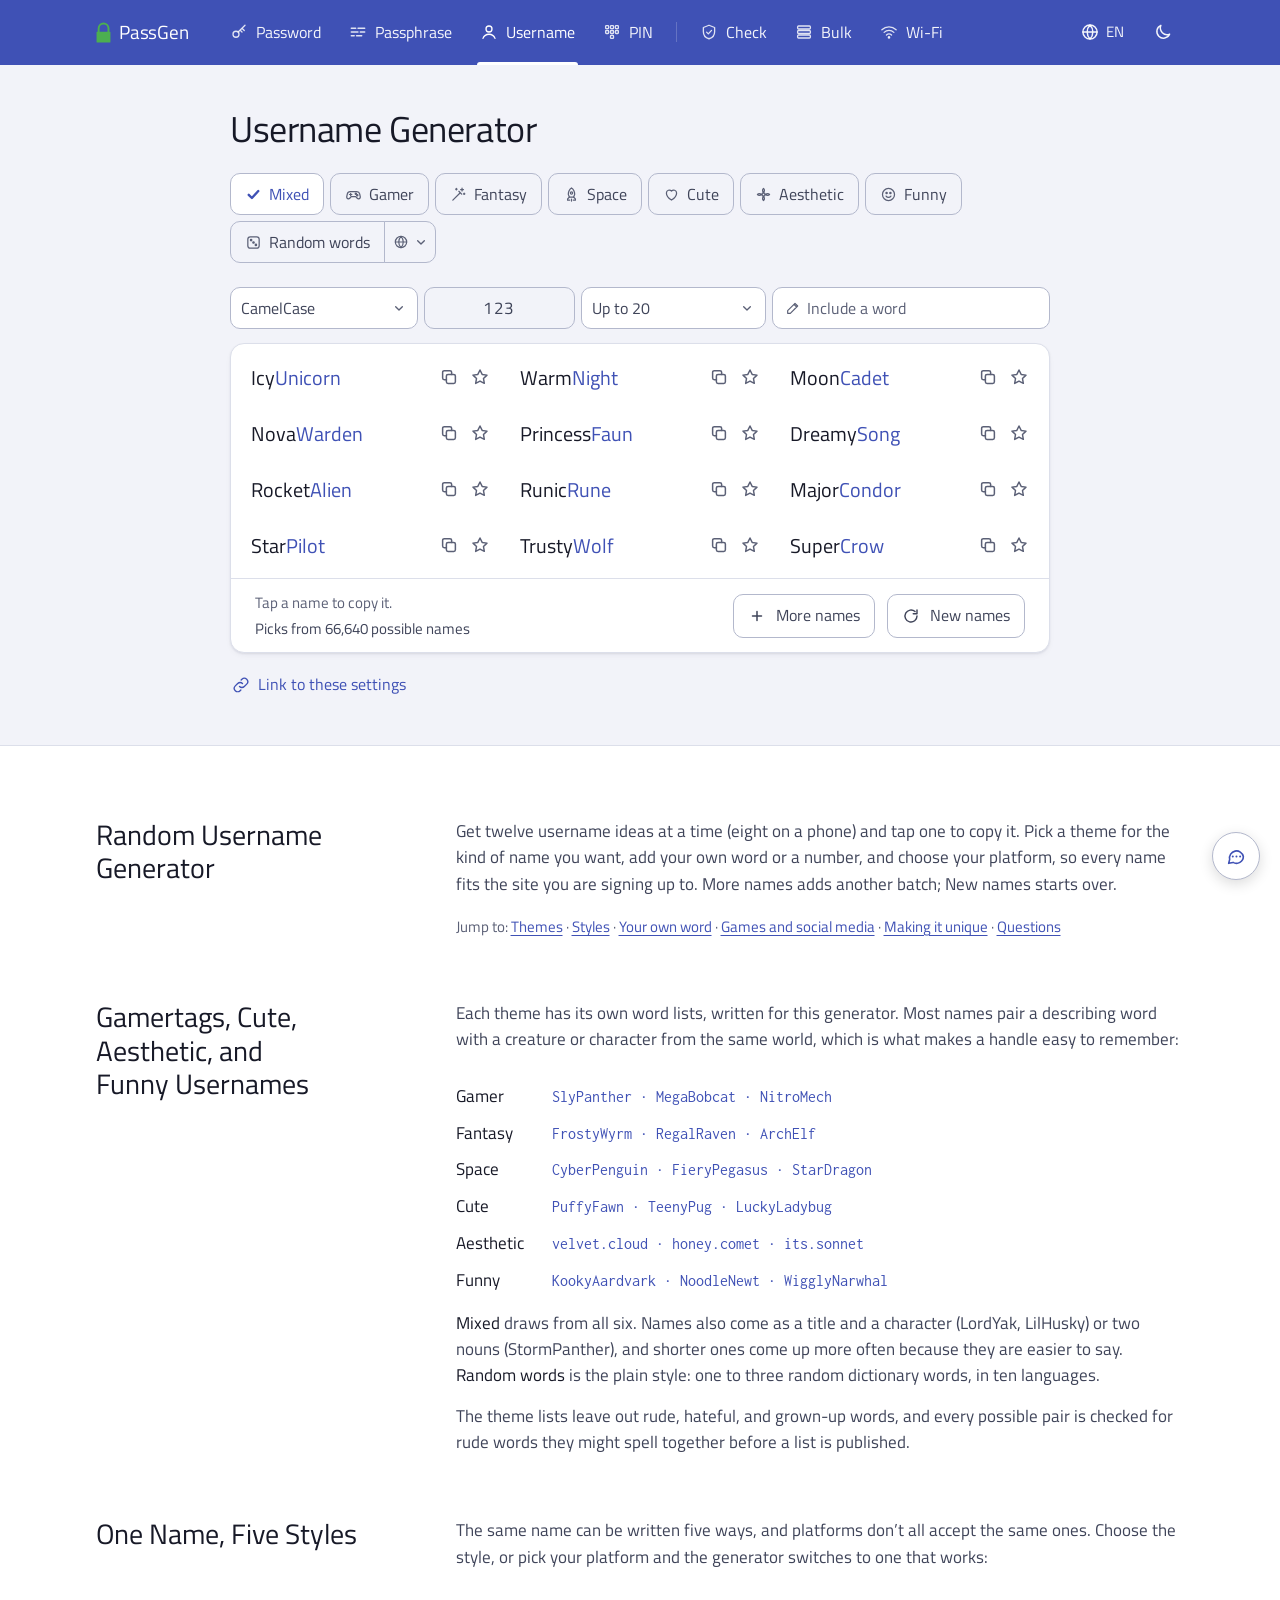
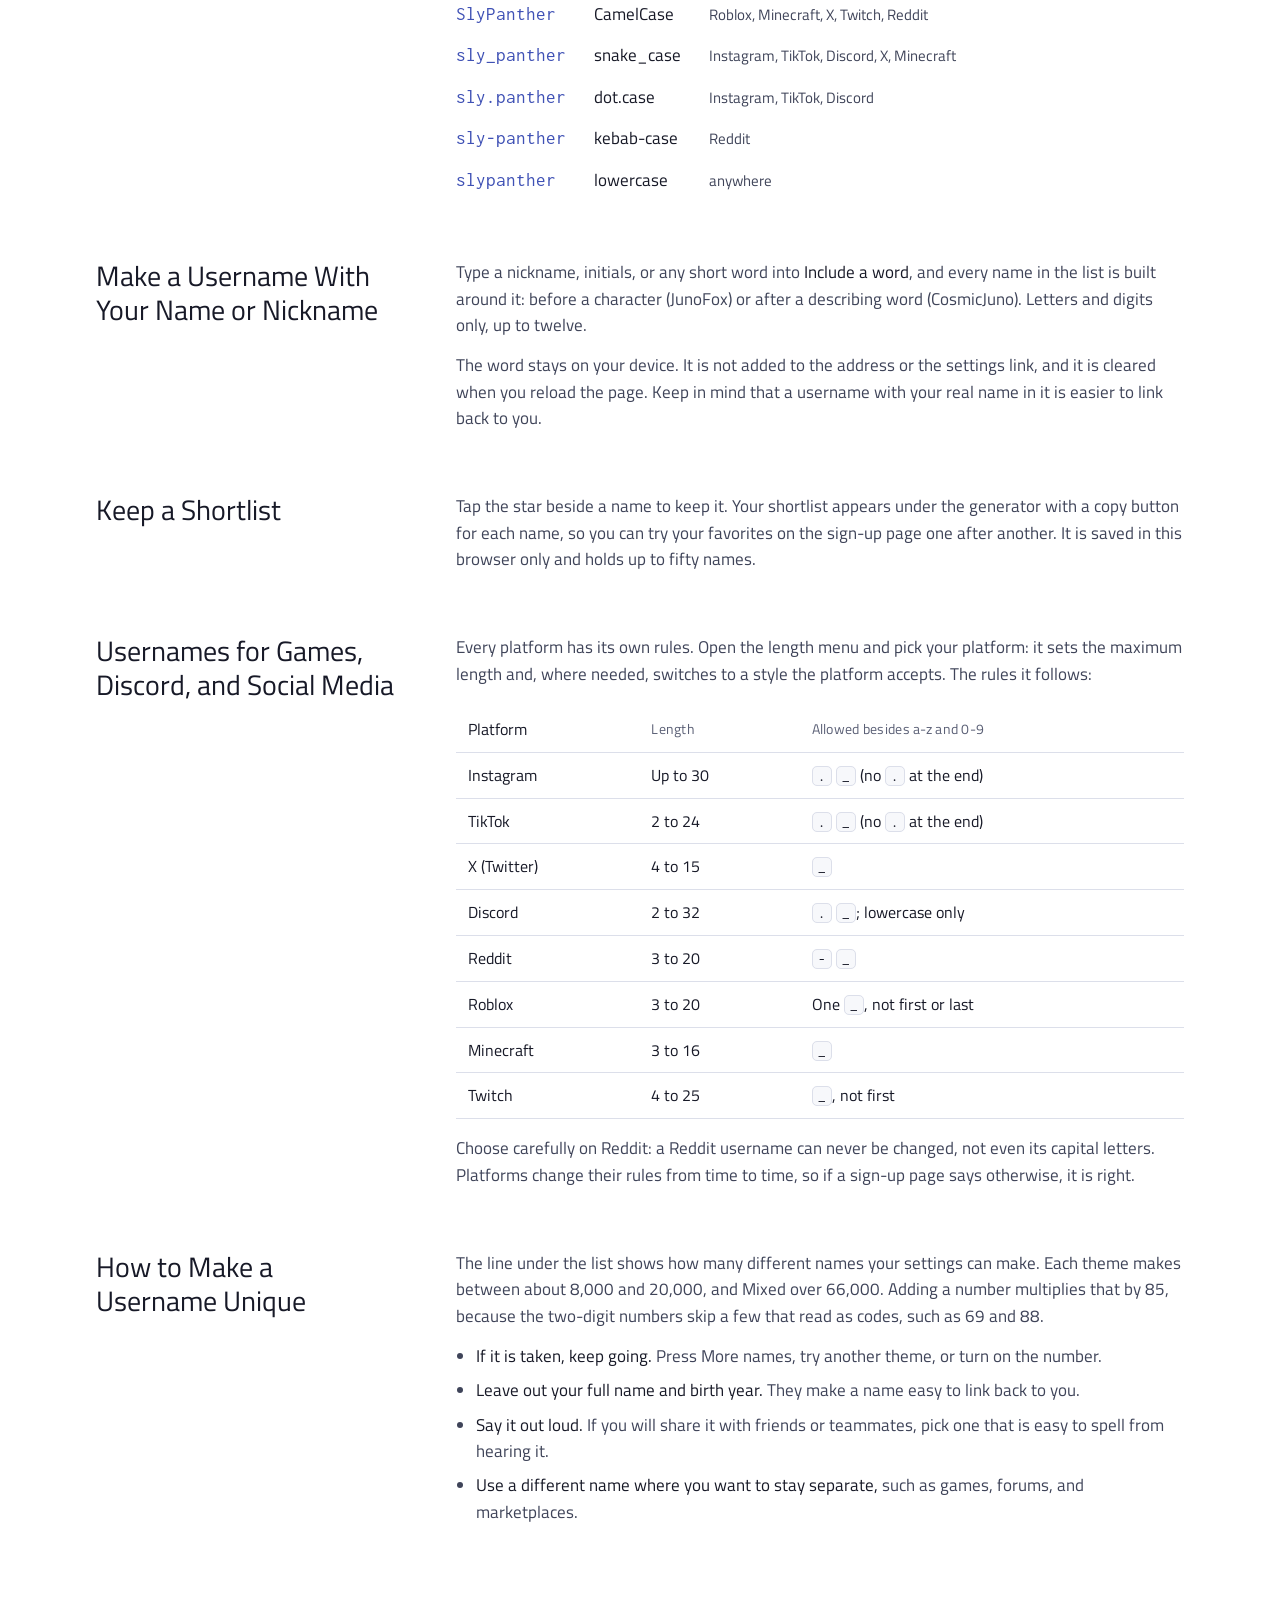
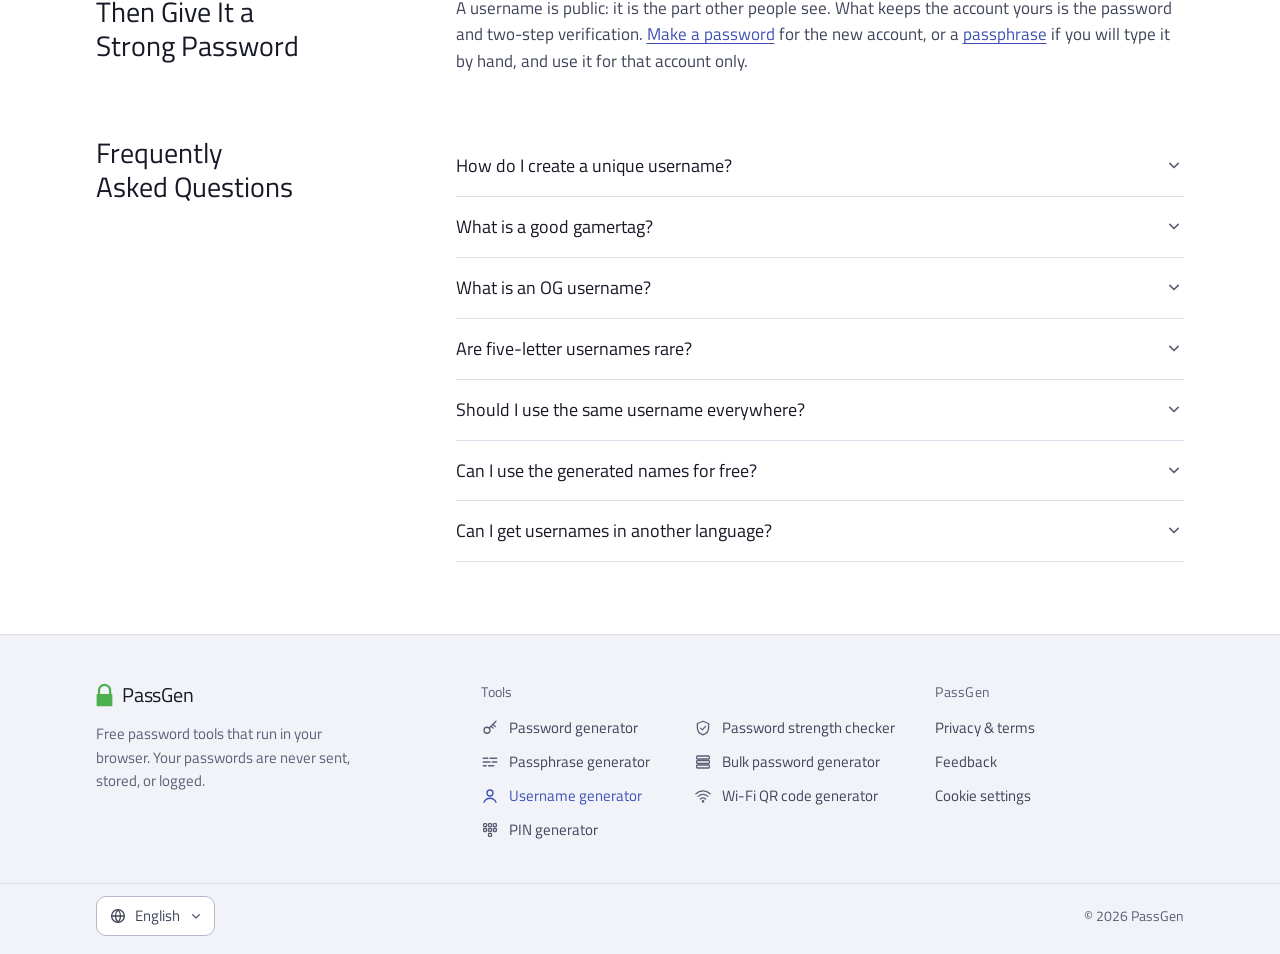
<file: username/index.html>
<!doctype html> <html lang="en" data-lang="en"> <head> <meta charset="utf-8"><meta http-equiv="Content-Security-Policy" content="default-src 'self'; script-src 'self' 'unsafe-inline'; style-src 'self' 'unsafe-inline'; img-src 'self' data:; font-src 'self'; connect-src 'self' https://api.pwnedpasswords.com; frame-src 'none'; object-src 'none';"> <meta name="viewport" content="width=device-width,initial-scale=1"> <title>Username Generator: Gamer, Cute, Aesthetic, Funny Names | PassGen</title> <meta name="description" content="Get 12 username ideas at a time in themes like gamer, cute, aesthetic, and funny. Add your nickname, keep favorites, and fit any platform&#x27;s limit."> <link rel="preload" href="/assets/fonts/inconsolata-latin.woff2" as="font" type="font/woff2" crossorigin> <link rel="preload" href="/assets/fonts/titillium-latin.woff2" as="font" type="font/woff2" crossorigin> <style>@font-face { font-family: "Titillium Web"; font-style: normal; font-weight: 400; font-display: swap; src: url("/assets/fonts/titillium-latin.woff2") format("woff2"); unicode-range: U+0-FF, U+131, U+152-153, U+2BB-2BC, U+2C6, U+2DA, U+2DC, U+304, U+308, U+329, U+2000-206F, U+20AC, U+2122, U+2191, U+2193, U+2212, U+2215, U+FEFF, U+FFFD; }@font-face { font-family: "Titillium Web"; font-style: normal; font-weight: 400; font-display: swap; src: url("/assets/fonts/titillium-latin-ext.woff2") format("woff2"); unicode-range: U+100-2BA, U+2BD-2C5, U+2C7-2CC, U+2CE-2D7, U+2DD-2FF, U+304, U+308, U+329, U+1D00-1DBF, U+1E00-1E9F, U+1EF2-1EFF, U+2020, U+20A0-20AB, U+20AD-20C0, U+2113, U+2C60-2C7F, U+A720-A7FF; }@font-face { font-family: Inconsolata; font-style: normal; font-weight: 400; font-display: block; src: url("/assets/fonts/inconsolata-latin.woff2") format("woff2"); unicode-range: U+0-FF, U+131, U+152-153, U+2BB-2BC, U+2C6, U+2DA, U+2DC, U+304, U+308, U+329, U+2000-206F, U+20AC, U+2122, U+2191, U+2193, U+2212, U+2215, U+FEFF, U+FFFD; }@font-face { font-family: Inconsolata; font-style: normal; font-weight: 400; font-display: block; src: url("/assets/fonts/inconsolata-latin-ext.woff2") format("woff2"); unicode-range: U+100-2BA, U+2BD-2C5, U+2C7-2CC, U+2CE-2D7, U+2DD-2FF, U+304, U+308, U+329, U+1D00-1DBF, U+1E00-1E9F, U+1EF2-1EFF, U+2020, U+20A0-20AB, U+20AD-20C0, U+2113, U+2C60-2C7F, U+A720-A7FF; }:root { color-scheme: light; --bg: #ffffff; --band: #f2f3f9; --slab: #ffffff; --sunk: #f7f8fb; --line: #dcdfea; --line-strong: #b3b8cc; --box: #767b90; --ink: #171927; --ink-2: #3f4459; --muted: #5b6076; --brand: #3F51B5; --brand-ink: #3F51B5; --brand-fill: #3F51B5; --brand-soft: #e8eaf6; --brand-line: #9aa4dc; --on-brand: #ffffff; --go: #4CAF50; --go-hover: #5cbb60; --go-ink: #0c2310; --sel: #c5cae9; --sel-ink: #171927; --s-weak: #c62828; --s-fair: #a86400; --s-strong: #3F51B5; --s-vstrong: #2e7d32; --s-empty: #dcdfea; --shadow: 0 1px 2px rgb(23 27 60 / .07),0 3px 8px -4px rgb(23 27 60 / .12); --pop-shadow: 0 10px 20px -8px rgb(23 27 60 / .28),0 2px 6px rgb(23 27 60 / .08); --scrim: rgb(15 17 30 / .38); --ui: "Titillium Web",system-ui,-apple-system,"Segoe UI",Roboto,"Noto Sans",sans-serif; --mono: "Inconsolata",ui-monospace,"SFMono-Regular",Menlo,Consolas,monospace; --r: 10px; --wrap: 880px; --wide: 1136px; --gutter: 24px; }@media (prefers-color-scheme: dark){:root:not([data-theme="light"]) { color-scheme: dark; --bg: #141518; --band: #1b1c21; --slab: #24262d; --sunk: #1e1f25; --line: #33363f; --line-strong: #4d515e; --box: #8a8fa0; --ink: #eceef3; --ink-2: #c6c9d4; --muted: #a3a7b6; --brand-ink: #82b1ff; --brand-fill: #4a5fd0; --brand-soft: #262d4d; --brand-line: #5465c4; --on-brand: #ffffff; --go: #4CAF50; --go-hover: #5cbb60; --go-ink: #0c2310; --sel: #3949ab; --sel-ink: #ffffff; --s-weak: #ef5350; --s-fair: #ffb300; --s-strong: #82b1ff; --s-vstrong: #66bb6a; --s-empty: #393c46; --shadow: 0 1px 2px rgb(0 0 0 / .3),0 3px 8px -4px rgb(0 0 0 / .4); --pop-shadow: 0 10px 20px -8px rgb(0 0 0 / .7),0 2px 6px rgb(0 0 0 / .3); --scrim: rgb(0 0 0 / .55); }}:root[data-theme="dark"] { color-scheme: dark; --bg: #141518; --band: #1b1c21; --slab: #24262d; --sunk: #1e1f25; --line: #33363f; --line-strong: #4d515e; --box: #8a8fa0; --ink: #eceef3; --ink-2: #c6c9d4; --muted: #a3a7b6; --brand-ink: #82b1ff; --brand-fill: #4a5fd0; --brand-soft: #262d4d; --brand-line: #5465c4; --on-brand: #ffffff; --go: #4CAF50; --go-hover: #5cbb60; --go-ink: #0c2310; --sel: #3949ab; --sel-ink: #ffffff; --s-weak: #ef5350; --s-fair: #ffb300; --s-strong: #82b1ff; --s-vstrong: #66bb6a; --s-empty: #393c46; --shadow: 0 1px 2px rgb(0 0 0 / .3),0 3px 8px -4px rgb(0 0 0 / .4); --pop-shadow: 0 10px 20px -8px rgb(0 0 0 / .7),0 2px 6px rgb(0 0 0 / .3); --scrim: rgb(0 0 0 / .55); }*, ::before, ::after { box-sizing: border-box; }html { text-size-adjust: 100%; scrollbar-color: var(--line-strong) transparent; scroll-behavior: smooth; }@media (prefers-reduced-motion: reduce){html { scroll-behavior: auto; }}body { margin: 0px; background: var(--bg); color: var(--ink); font: 400 17px/1.55 var(--ui); font-synthesis: none; -webkit-font-smoothing: antialiased; }body { display: flex; flex-direction: column; min-height: 100dvh; }body > main { flex: 1 0 auto; }::selection { background: var(--sel); color: var(--sel-ink); }a { color: var(--brand-ink); text-underline-offset: 0.2em; text-decoration-thickness: 1px; }a:hover { text-decoration-thickness: 2px; }button, input, select, textarea { font: inherit; color: inherit; }button { cursor: pointer; }:focus-visible { outline: 2px solid var(--brand-ink); outline-offset: 2px; border-radius: 6px; }.ico { width: 20px; height: 20px; flex: 0 0 auto; display: block; }.sr { width: 1px; height: 1px; overflow: hidden; clip: rect(0px, 0px, 0px, 0px); white-space: nowrap; position: absolute !important; }h1, h2, h3 { font-weight: 400; margin: 0px; text-wrap: balance; }.top { background: var(--band); border-bottom: 1px solid var(--line); }.top-in { max-width: var(--wide); margin: 0px auto; padding: 0 var(--gutter); height: 64px; display: flex; align-items: center; gap: 28px; }.brand { display: flex; align-items: center; gap: 10px; color: var(--ink); text-decoration: none; font-size: 22px; letter-spacing: -0.01em; flex: 0 0 auto; }.brand:hover { text-decoration: none; }.brand svg { width: 30px; height: 30px; }.tools { display: flex; align-self: stretch; gap: 2px; flex: 1 1 0%; min-width: 0px; }.tools a { position: relative; display: flex; align-items: center; gap: 8px; padding: 0px 13px; color: var(--ink-2); text-decoration: none; font-size: 16px; white-space: nowrap; }.tools a .ico { width: 18px; height: 18px; color: var(--muted); }.tools a:hover { color: var(--ink); }.tools a[aria-current="page"] { color: var(--brand-ink); }.tools a[aria-current="page"] .ico { color: var(--brand-ink); }.tools a[aria-current="page"]::after { content: ""; position: absolute; inset-inline: 10px; bottom: -1px; height: 3px; border-radius: 3px 3px 0px 0px; background: var(--brand-ink); }.tools .sep { width: 1px; background: var(--line); margin: 22px 8px; }.top-actions { display: flex; align-items: center; gap: 6px; flex: 0 0 auto; }.top-actions .menu-btn { display: none; }.icon-btn { display: inline-flex; align-items: center; justify-content: center; gap: 6px; height: 40px; min-width: 40px; padding: 0px 10px; border-radius: var(--r); border: 1px solid transparent; background: transparent; color: var(--ink-2); }.icon-btn:hover { background: var(--slab); border-color: var(--line); }.lang-btn .code { font-size: 15px; letter-spacing: 0.04em; }.band { background: var(--band); border-bottom: 1px solid var(--line); }.band-in { max-width: var(--wrap); margin: 0px auto; padding: 44px var(--gutter) 40px; }.title { display: flex; flex-wrap: wrap; align-items: baseline; justify-content: space-between; gap: 6px 24px; }h1 { font-size: 36px; line-height: 1.12; letter-spacing: -0.012em; color: var(--ink); }.recipe { display: flex; flex-wrap: wrap; gap: 8px; margin: 24px 0px 14px; padding: 0px; list-style: none; }.chip { display: inline-flex; align-items: center; gap: 8px; height: 42px; padding: 0px 14px; border-radius: var(--r); border: 1px solid var(--line-strong); background: var(--slab); color: var(--ink-2); font-size: 16px; white-space: nowrap; transition: background-color 0.15s, border-color 0.15s, color 0.15s; }.chip:hover { border-color: var(--brand-line); color: var(--ink); }.chip .ico { width: 16px; height: 16px; color: var(--muted); transition: transform 0.2s cubic-bezier(0.2, 0.8, 0.2, 1); }.chip[aria-pressed="true"] { background: var(--brand-soft); border-color: var(--brand-line); color: var(--brand-ink); }.chip[aria-pressed="false"] { color: var(--muted); }@keyframes nope { 
  20%, 60% { transform: translateX(-4px); }
  40%, 80% { transform: translateX(4px); }
}.recipe li { display: flex; }.recipe li > .chip { flex: 1 1 0%; justify-content: center; }.slab { background: var(--slab); border: 1px solid var(--line); border-radius: 14px; box-shadow: var(--shadow); }.btn { display: inline-flex; align-items: center; justify-content: center; gap: 10px; height: 52px; padding: 0px 22px; border-radius: var(--r); border: 1px solid var(--line-strong); background: var(--slab); color: var(--ink); font-size: 18px; white-space: nowrap; transition: background-color 0.15s, border-color 0.15s, transform 0.1s; }.btn:active { transform: translateY(1px); }.btn .ico { width: 20px; height: 20px; }.btn-quiet { height: 44px; font-size: 16px; padding: 0px 14px; color: var(--ink-2); }.btn-quiet:hover { border-color: var(--brand-line); color: var(--brand-ink); }.slab-foot { display: flex; align-items: center; gap: 14px; padding: 12px 24px; border-top: 1px solid var(--line); font-size: 15px; color: var(--muted); min-height: 48px; }.foot-sp { flex: 1 1 0%; }.after { display: flex; flex-wrap: wrap; gap: 4px 8px; margin-top: 12px; margin-inline-start: -8px; }.link-btn { display: inline-flex; align-items: center; gap: 8px; height: 40px; padding: 0px 10px; border: 0px; border-radius: 8px; background: none; color: var(--brand-ink); font-size: 16px; }.link-btn .ico { width: 18px; height: 18px; }.link-btn:hover { background: var(--brand-soft); }.names { list-style: none; margin: 0px; padding: 6px; display: grid; grid-template-columns: repeat(2, minmax(0px, 1fr)); gap: 2px; }.name { width: 100%; display: flex; align-items: center; justify-content: space-between; gap: 12px; height: 60px; padding: 0px 16px; border: 0px; border-radius: 10px; background: none; color: var(--ink); text-align: start; transition: background-color 0.15s; }.name:hover { background: var(--sunk); }.name-t { font-family: var(--mono); font-size: 24px; letter-spacing: 0.01em; white-space: nowrap; overflow: hidden; text-overflow: ellipsis; direction: ltr; unicode-bidi: isolate; }.name-s { display: flex; align-items: center; gap: 6px; color: var(--muted); font-size: 15px; flex: 0 0 auto; }.name-s .ico { width: 18px; height: 18px; }.name-l { opacity: 0; transition: opacity 0.15s; }.name:hover .name-l, .name:focus-visible .name-l, .name.ok .name-l { opacity: 1; }.btn:disabled { opacity: 0.5; cursor: not-allowed; }.styles { border: 0px; padding: 0px; margin: 0px; display: grid; gap: 6px; min-width: 0px; }@starting-style {
  .pop:popover-open { opacity: 0; transform: translateY(-4px); }
}.guide { max-width: var(--wrap); margin: 0px auto; padding: 24px var(--gutter) 72px; }.guide section { max-width: 68ch; padding-top: 48px; }.guide h2 { font-size: 28px; line-height: 1.2; margin-bottom: 12px; color: var(--ink); }.guide p, .guide li { color: var(--ink-2); }.guide p { margin: 0px 0px 14px; }.fb-fab { transition: opacity 0.2s, transform 0.2s; }@keyframes rise { 
  0% { opacity: 0; transform: translateY(8px); }
}.toast { position: fixed; left: 50%; bottom: 24px; transform: translate(-50%, 16px); background: var(--ink); color: var(--bg); padding: 10px 16px; border-radius: 10px; font-size: 15px; opacity: 0; pointer-events: none; transition: opacity 0.18s, transform 0.25s cubic-bezier(0.2, 0.8, 0.2, 1); z-index: 50; max-width: calc(-32px + 100vw); }@media print{body > :not(.print-only) { display: none !important; }}@media (max-width: 1120px){.tools a .ico { display: none; }.tools a { padding: 0px 10px; }}@media (max-width: 999px){.recipe { margin: 18px 0px 12px; gap: 6px; display: grid; grid-template-columns: repeat(12, minmax(0px, 1fr)); grid-auto-flow: dense; }.recipe > li { grid-column: span 4; }.recipe .r-sep { grid-column: span 7; }}@media (max-width: 860px){:root { --gutter: 16px; }.top-in { display: grid; grid-template-columns: minmax(0px, 1fr) auto; height: auto; padding: 0px; gap: 0px; }.brand { font-size: 20px; height: 56px; padding-inline: 16px; }.brand svg { width: 26px; height: 26px; }.top-actions { padding-inline-end: 8px; grid-area: 1 / 2; }.top-actions .menu-btn { display: inline-flex; }.tools { grid-area: 2 / 1 / auto / -1; border-top: 1px solid var(--line); overflow-x: auto; scrollbar-width: none; height: 48px; padding: 0px 8px; scroll-snap-type: x; mask-image: linear-gradient(90deg, rgb(0, 0, 0) 88%, transparent); }[dir="rtl"] .tools { mask-image: linear-gradient(270deg, rgb(0, 0, 0) 88%, transparent); }.tools::-webkit-scrollbar { display: none; }.tools a { padding: 0px 12px; scroll-snap-align: start; }.tools a .ico { display: block; }.tools .sep { margin: 14px 4px; }.band-in { padding: 24px var(--gutter) 28px; }h1 { font-size: 28px; }.title { display: block; }.names { grid-template-columns: 1fr; padding: 4px; }.name { height: 54px; padding: 0px 12px; }.name-t { font-size: 21px; }.name-l { opacity: 1; }.chip { height: 42px; padding: 0px 10px; font-size: 15px; gap: 7px; }.slab-foot { padding: 10px 14px; flex-wrap: wrap; gap: 6px 12px; }.guide section { padding-top: 36px; }.guide h2 { font-size: 24px; }@starting-style {
  .pop:not(.pop-info):popover-open { transform: translateY(24px); }
}@starting-style {
  .pop.pop-full:popover-open, .lang-pop:popover-open { transform: none; opacity: 0; }
}}@media (prefers-reduced-motion: reduce){*, ::before, ::after { animation-duration: 0.01ms !important; animation-iteration-count: 1 !important; transition-duration: 0.01ms !important; }}:root[data-theme="dark"] .theme-btn .ic-moon, :root:not([data-theme="dark"]) .theme-btn .ic-sun { display: none; }:root.theme-switching, :root.theme-switching *, :root.theme-switching ::before, :root.theme-switching ::after { transition: none !important; }:root:not([data-theme="dark"]) .top { --band: #3F51B5; --line: rgb(255 255 255 / .2); --line-strong: rgb(255 255 255 / .5); --ink: #ffffff; --ink-2: rgb(255 255 255 / .94); --muted: rgb(255 255 255 / .84); --brand-ink: #ffffff; --brand-fill: #ffffff; --brand-soft: rgb(255 255 255 / .16); --brand-line: rgb(255 255 255 / .75); --on-brand: #3F51B5; --box: rgb(255 255 255 / .8); border-bottom-color: transparent; }:root:not([data-theme="dark"]) .top .icon-btn:hover { background: rgba(255, 255, 255, 0.12); border-color: transparent; }:root:not([data-theme="dark"]) .top .pop, :root:not([data-theme="dark"]) .top dialog { --line: #dcdfea; --line-strong: #b3b8cc; --ink: #171927; --ink-2: #3f4459; --muted: #5b6076; --brand-ink: #3F51B5; --brand-fill: #3F51B5; --brand-soft: #e8eaf6; --brand-line: #9aa4dc; --on-brand: #ffffff; --box: #767b90; }@font-face { font-family: "PG Bold"; font-style: normal; font-weight: 700; font-display: swap; src: url("/assets/fonts/titillium-700-latin.woff2") format("woff2"); unicode-range: U+0-FF, U+131, U+152-153, U+2BB-2BC, U+2C6, U+2DA, U+2DC, U+304, U+308, U+329, U+2000-206F, U+20AC, U+2122, U+2191, U+2193, U+2212, U+2215, U+FEFF, U+FFFD; }@font-face { font-family: "PG Bold"; font-style: normal; font-weight: 700; font-display: swap; src: url("/assets/fonts/titillium-700-latin-ext.woff2") format("woff2"); unicode-range: U+100-2BA, U+2BD-2C5, U+2C7-2CC, U+2CE-2D7, U+2DD-2FF, U+304, U+308, U+329, U+1D00-1DBF, U+1E00-1E9F, U+1EF2-1EFF, U+2020, U+20A0-20AB, U+20AD-20C0, U+2113, U+2C60-2C7F, U+A720-A7FF; }html[data-theme]:root { --go: #43A047; --go-hover: #3B9440; --go-ink: #ffffff; }.brand .lock { width: 17px; height: 24px; flex: 0 0 auto; }.brand { gap: 9px; }.top { position: sticky; top: calc(var(--hdr-h, 64px) * -1); z-index: 40; }@keyframes hdr-in { 
  0% { transform: translateY(-100%); }
  100% { transform: none; }
}.guide section[id] { scroll-margin-top: -24px; }@media (max-width: 860px){.guide section[id] { scroll-margin-top: -12px; }}html[data-theme]:root { --s-strong: #689F38; }html[data-theme="dark"]:root { --s-strong: #9CCC65; }.after { align-items: center; }@media (min-width: 1000px){.band-in:not(.bulk-in) { max-width: var(--wide); padding-inline: calc(var(--gutter) + var(--rail, 154px)); }.guide { max-width: var(--wide); }.guide section { max-width: none; display: grid; grid-template-columns: minmax(0px, 1fr) minmax(0px, 2.4fr); column-gap: 56px; }.guide section > * { grid-column: 2; }.guide section > h2 { grid-area: 1 / 1 / span 40; align-self: start; }.recipe { gap: 6px; }.recipe .chip { padding-inline: 12px; }}@media (min-width: 1000px){.recipe { gap: 5px; }.recipe .chip { padding-inline: 10px; }}@media (min-width: 1000px){.recipe { gap: 4px; }}@media (min-width: 1000px){.recipe:not(.compact) { justify-content: space-between; }}@media (min-width: 1000px){:root.tool-wide .band-in:not(.bulk-in) { padding-inline: var(--gutter); }}@media (min-width: 1000px){.recipe:not(.compact) { justify-content: flex-start; }.recipe:not(.compact) > li > .chip { width: 100%; }}.recipe .split { display: flex; flex: 1 1 0%; min-width: 0px; }.recipe .split > .chip:first-child { flex: 1 1 0%; border-start-end-radius: 0px; border-end-end-radius: 0px; }.recipe .chip.chip-more { flex: 0 0 auto; position: relative; padding-inline: 7px; margin-inline-start: -1px; border-start-start-radius: 0px; border-end-start-radius: 0px; color: var(--muted); }.recipe .chip.chip-more .chev { width: 16px; height: 16px; transition: transform 0.15s; }@media (hover: hover) and (pointer: fine){:root.scrubbing, :root.scrubbing * { cursor: ew-resize !important; user-select: none; }}.recipe .split > .chip:first-child { justify-content: center; }@keyframes pg-turn { 
  0% { transform: rotate(0deg); }
  100% { transform: rotate(360deg); }
}.recipe.pp-row .opt-tog .opt-ch { font-size: 17px; letter-spacing: 0.04em; }.recipe.pp-row .opt-tog[aria-pressed="false"] { background: var(--slab); border-color: var(--line-strong); color: var(--ink-2); }@media (min-width: 1000px){.recipe.pp-row { gap: 6px; }.recipe.pp-row:not(.compact) > li:not(.gap):not(.r-words) { flex: 1 1 auto; }}@media (max-width: 999px){.recipe.pp-row { grid-template-columns: repeat(24, minmax(0px, 1fr)); }.recipe.pp-row > li.r-sep { grid-column: span 14; }.recipe.pp-row > li.r-opt { grid-column: span 6; }}.stack { display: inline-grid; justify-items: center; }.stack > * { grid-area: 1 / 1; }.stack > .sizer { visibility: hidden; white-space: nowrap; }.stack { justify-items: start; }.recipe .chip:has(> .stack):has(> .chev) { justify-content: flex-start; }.recipe .chip:has(> .stack):has(> .chev) > .chev { margin-inline-start: auto; }@media (max-width: 999px){.recipe.pp-row > li.r-sep { grid-column: span 12; }}@media (max-width: 359px){.recipe.pp-row > li.r-words, .recipe.pp-row > li.r-sep, .recipe.pp-row > li.r-wl { grid-column: span 24; }.recipe.pp-row > li.r-opt { grid-column: span 12; }}.recipe.pw-row .r-set .chip[aria-pressed="false"], .recipe.pw-row .look-tog[aria-pressed="false"], .recipe.pp-row .opt-tog[aria-pressed="false"], .recipe .chip.chip-more:not(.on):is(#c-sym, #c-look-i) { background: transparent; border-color: var(--line-strong); box-shadow: none; }.recipe .r-set .chip > span:not(.sr):not(.box)::before, .recipe .opt-tog .opt-ch::before, .recipe .look-tog.skip-words::before { content: "✓"; display: inline-block; width: 0.9em; margin-inline-end: 5px; font-family: var(--ui); font-weight: 400; color: transparent; text-decoration: none; }.recipe .r-set .chip > span:not(.sr):not(.box), .recipe .opt-tog .opt-ch { position: relative; }.recipe .r-set .chip > span:not(.sr):not(.box)::before, .recipe .opt-tog .opt-ch::before { position: absolute; right: 100%; top: 50%; transform: translateY(-50%); width: auto; margin: 0px 6px 0px 0px; }.recipe.pp-row .opt-tog { padding-inline: 26px; }.recipe .r-set .chip > span:not(.sr):not(.box)::before, .recipe .opt-tog .opt-ch::before { right: auto; inset-inline-end: 100%; margin: 0px; margin-inline-end: 6px; }.top-in .brand { font-size: 19px; gap: 8px; }.top-in .brand .lock { width: 15px; height: 21px; }@media (max-width: 999px){.top-in .brand { font-size: 18px; }.top-in .brand .lock { width: 14px; height: 20px; }}@media (min-width: 1000px){:root { --rail: 154px; }}@media (hover: hover) and (pointer: fine){.recipe.recipe.recipe :is(.r-set .chip, .look-tog, .opt-tog, .chip-more):hover { border-color: var(--brand-line); color: var(--brand-ink); background: color-mix(in srgb,var(--brand-fill) 7%,var(--slab)); }.top-in .brand:hover { opacity: 0.85; }}@media (max-width: 999px){.recipe.pp-row:not(.pin-row) > li.r-opt { grid-column: span 12; }}@media (max-width: 999px){.recipe.un-row > li.r-max { grid-column: span 12; }}.after .link-btn:disabled, .link-btn:disabled { color: var(--muted); cursor: default; background: none; }.link-btn:disabled .ico { opacity: 0.6; }.skip { position: absolute; left: 12px; top: -60px; z-index: 100; background: var(--slab); color: var(--ink); padding: 10px 14px; border-radius: 8px; box-shadow: rgba(0, 0, 0, 0.2) 0px 2px 10px; text-decoration: none; }.skip:focus { top: 12px; }main:focus { outline: none; }.fb-fab { position: fixed; right: 20px; bottom: 20px; z-index: 40; width: 48px; height: 48px; border-radius: 50%; display: grid; place-items: center; background: var(--slab); color: var(--brand-ink); border: 1px solid var(--line-strong); box-shadow: rgba(0, 0, 0, 0.14) 0px 4px 14px; cursor: pointer; }.fb-fab:hover { border-color: var(--brand-ink); }.fb-fab .ico { width: 22px; height: 22px; }@media (max-width: 860px){.fb-fab { right: 12px; bottom: 12px; width: 44px; height: 44px; transition: transform 0.2s ease-out, opacity 0.2s; }.fb-fab.away { transform: translateY(72px); opacity: 0; pointer-events: none; }}@media (prefers-reduced-motion: reduce){.fb-fab { transition: none; }}.recipe.th-row { gap: 6px; margin-bottom: 8px; }.recipe.th-row > li { flex: 0 0 auto; }.recipe.th-row .chip { padding-inline: 18px 9px; justify-content: center; }.recipe.th-row .chip.chip-more { padding-inline: 8px 6px; gap: 4px; }.recipe.th-row .th[aria-pressed="false"] { background: transparent; border-color: var(--line-strong); color: var(--ink-2); }.recipe.th-row .th[aria-pressed="true"] { background: var(--slab); border-color: var(--line-strong); color: var(--brand-ink); }.recipe.th-row .chip.chip-more:not(.on) { background: transparent; border-color: var(--line-strong); }.recipe.th-row .th-l { position: relative; }.recipe.th-row .th-l::before { content: "✓"; position: absolute; inset-inline-end: 100%; top: 50%; transform: translateY(-50%); margin-inline-end: 6px; font-family: var(--ui); color: transparent; }.recipe.th-row .th[aria-pressed="true"] .th-l::before { color: var(--brand-ink); }.recipe.th-row .split { flex: 0 0 auto; }@media (hover: hover) and (pointer: fine){.recipe.th-row .chip:hover, .recipe.th-row .th[aria-pressed="false"]:hover { border-color: var(--brand-line); color: var(--brand-ink); background: var(--slab); }}@media (max-width: 999px){.recipe.th-row { display: flex; flex-wrap: wrap; gap: 6px; }.recipe.th-row > li { grid-column: auto; }.recipe.th-row .chip { padding-inline: 22px 11px; font-size: 15px; }.recipe.th-row .chip.chip-more { min-width: 44px; padding-inline: 8px 6px; }}.recipe.un-row .r-word { min-width: 0px; }.un-word { display: flex; align-items: center; gap: 6px; flex: 1 1 0%; min-width: 0px; height: 42px; padding-inline: 12px 4px; border: 1px solid var(--line-strong); border-radius: var(--r); background: var(--slab); color: var(--muted); transition: border-color 0.15s; }.un-word:focus-within { border-color: var(--brand-fill); box-shadow: 0 0 0 1px var(--brand-fill); }.un-word .ico { width: 16px; height: 16px; flex: 0 0 auto; }.un-word input { flex: 1 1 0%; min-width: 0px; width: 100%; height: 100%; border: 0px; background: none; color: var(--ink); font-style: inherit; font-variant: inherit; font-weight: inherit; font-stretch: inherit; line-height: inherit; font-family: inherit; font-optical-sizing: inherit; font-size-adjust: inherit; font-kerning: inherit; font-feature-settings: inherit; font-variation-settings: inherit; font-language-override: inherit; font-size: 16px; outline: none; padding: 0px; }.un-word input::placeholder { color: var(--muted); opacity: 1; }.un-word-x { flex: 0 0 auto; width: 34px; height: 34px; display: grid; place-items: center; border: 0px; border-radius: 8px; background: none; color: var(--muted); }.un-word-x[hidden] { display: none; }.un-word-x:hover { color: var(--ink); background: var(--sunk); }@media (hover: hover) and (pointer: fine){.un-word:hover { border-color: var(--brand-line); }}@media (min-width: 1000px){.recipe.un-row:not(.compact) > li.r-word { flex: 1 1 200px; }}@media (max-width: 999px){.recipe.pp-row.un-row:not(.pin-row) > li.r-sep { grid-column: span 14; }.recipe.pp-row.un-row:not(.pin-row) > li.r-opt { grid-column: span 10; }.recipe.pp-row.un-row:not(.pin-row) > li.r-max { grid-column: span 10; }.recipe.pp-row.un-row:not(.pin-row) > li.r-word { grid-column: span 14; }}@media (max-width: 359px){.recipe.pp-row.un-row:not(.pin-row) > li.r-max, .recipe.pp-row.un-row:not(.pin-row) > li.r-word { grid-column: span 24; }}.names > li { display: flex; align-items: center; min-width: 0px; }.names .name { flex: 1 1 0%; min-width: 0px; }.names .star { flex: 0 0 auto; width: 44px; height: 44px; display: grid; place-items: center; border: 0px; border-radius: 10px; background: none; color: var(--muted); margin-inline-end: 4px; }.names .star .ico { width: 20px; height: 20px; }.names .star:hover { background: var(--sunk); color: var(--ink); }.un-foot { flex-wrap: wrap; gap: 8px 12px; }.un-info { flex: 1 1 260px; min-width: 0px; }#un-count { color: var(--ink-2); }.un-foot .btn-quiet { flex: 0 0 auto; }.un-foot .btn-quiet .ico { width: 18px; height: 18px; }.un-foot .btn-quiet:disabled { opacity: 0.5; cursor: default; }@media (max-width: 860px){.un-foot { padding: 10px 12px; }.un-info { flex-basis: 100%; }.un-foot .foot-sp { display: none; }.un-foot .btn-quiet { flex: 1 1 0%; justify-content: center; }}.shortlist { margin-top: 16px; }.sl-head { display: flex; align-items: center; gap: 12px; padding: 12px 16px 8px 24px; padding-inline: 24px 16px; }.sl-h { display: flex; align-items: center; gap: 8px; margin: 0px; font-size: 17px; font-weight: 400; color: var(--ink); }.sl-h .ico { width: 18px; height: 18px; color: var(--brand-ink); }.sl-n { color: var(--muted); }.sl-list { list-style: none; margin: 0px; padding: 0px 8px; display: grid; grid-template-columns: repeat(2, minmax(0px, 1fr)); gap: 2px 8px; }.sl-note { margin: 6px 0px 0px; padding: 0px 24px 14px; font-size: 14px; color: var(--muted); }@media (max-width: 860px){.sl-head { padding-inline: 16px 10px; }.sl-list { grid-template-columns: 1fr; padding: 0px 4px; }.sl-note { padding-inline: 16px; }}.recipe.th-row { display: flex; flex-wrap: wrap; gap: 6px; }.recipe.th-row > li { flex: 0 0 auto; min-width: 0px; }.recipe.th-row .chip.th { justify-content: center; gap: 7px; padding-inline: 14px; }.recipe.th-row .th-ic, .recipe.th-row .th-tk { width: 17px; height: 17px; flex: 0 0 auto; }.recipe.th-row .th-l::before { content: none; }.recipe.th-row .th .th-tk { display: none; }.recipe.th-row .th[aria-pressed="true"] .th-tk { display: block; color: var(--brand-ink); }.recipe.th-row .th[aria-pressed="true"] .th-ic { display: none; }.names .name-t { font-family: var(--ui); font-size: 22px; letter-spacing: 0px; font-weight: 600; }.names .name { padding-inline: 16px 6px; justify-content: flex-start; }.names .name-t { flex: 1 1 auto; min-width: 0px; }.names .star { margin-inline-end: 6px; }.un-info { display: flex; flex-direction: column; gap: 2px; flex: 1 1 auto; min-width: 0px; }#un-count { white-space: nowrap; }.names .nm-w1 { color: var(--brand-ink); }@media (min-width: 861px){.names { grid-template-columns: repeat(3, minmax(0px, 1fr)); }.names .name { height: 54px; padding-inline: 14px 2px; gap: 8px; }.names .name-t { font-size: 20px; }.names .name-l { display: none; }.names .star { width: 40px; height: 40px; margin-inline-end: 4px; }}@media (max-width: 860px){.recipe.th-row .chip.th { padding-inline: 12px; }.names .name-t { font-size: 20px; }}#result { --pp-sym: #b91c1c; --pp-sel: #dadef3; --pp-sym-sel: #b91c1c; --pp-dig: #b91c1c; --pp-dig-sel: #b91c1c; --pp-warn: #c62828; --pp-alt: var(--brand-ink); }:root[data-theme="dark"] #result { --pp-dig: #ff9e9e; --pp-dig-sel: #ff9e9e; --pp-sym: #ff9e9e; --pp-sel: #2f3b80; --pp-sym-sel: #ff9e9e; --pp-warn: #ff7b74; --pp-alt: var(--brand-ink); }@media (prefers-color-scheme: dark){:root:not([data-theme="light"]) #result { --pp-dig: #ff9e9e; --pp-dig-sel: #ff9e9e; --pp-sym: #ff9e9e; --pp-sel: #2f3b80; --pp-sym-sel: #ff9e9e; --pp-warn: #ff7b74; --pp-alt: var(--brand-ink); }}#result { --pw-dig: #3F51B5; --pw-sym: #317000; --pw-sym-sel: #317000; }:root[data-theme="dark"] #result { --pw-dig: #82b1ff; --pw-sym: #81c784; --pw-sym-sel: #81c784; }@media (prefers-color-scheme: dark){:root:not([data-theme="light"]) #result { --pw-dig: #82b1ff; --pw-sym: #81c784; --pw-sym-sel: #81c784; }}.guide ul, .guide ol { padding-inline-start: 1.2em; margin: 0px 0px 14px; }.guide li { margin: 0px 0px 8px; }:root[data-theme="dark"] .tbl.tint td:has(.lv-1), :root[data-theme="dark"] .k-1::before { background: rgb(74, 36, 38); box-shadow: none; }:root[data-theme="dark"] .tbl.tint td:has(.lv-2), :root[data-theme="dark"] .k-2::before { background: rgb(74, 58, 28); box-shadow: none; }:root[data-theme="dark"] .tbl.tint td:has(.lv-3), :root[data-theme="dark"] .k-3::before { background: rgb(53, 65, 31); box-shadow: none; }:root[data-theme="dark"] .tbl.tint td:has(.lv-4), :root[data-theme="dark"] .k-4::before { background: rgb(31, 61, 36); box-shadow: none; }.guide p.jump { font-size: 15px; color: var(--muted); margin-top: 4px; }.guide p.jump a { white-space: nowrap; }:root[data-theme="dark"] .jobs-wrap { --j-sym: #81c784; --j-pp-d: #ff9e9e; --j-pp-s: #ff9e9e; }@media (prefers-color-scheme: dark){:root:not([data-theme="light"]) .jobs-wrap { --j-sym: #81c784; --j-pp-d: #ff9e9e; --j-pp-s: #ff9e9e; }}.guide ul.styles { list-style: none; margin: 16px 0px; padding: 0px; display: grid; grid-template-columns: max-content minmax(0px, 1fr); gap: 14px 24px; align-items: baseline; }.guide ul.styles li { display: contents; }.st-name { font-weight: 600; color: var(--ink); }@media (max-width: 640px){.guide ul.styles { display: block; }.guide ul.styles li { display: block; margin: 0px 0px 16px; }}.guide ul.themes { grid-template-columns: max-content minmax(0px, 1fr); gap: 10px 28px; }.th-ex { font-family: var(--mono); font-size: 16px; color: var(--brand-ink); }.guide ul.themes .st-name { font-weight: 600; }@media (max-width: 640px){.guide ul.themes li { display: block; margin: 0px 0px 12px; }.th-ex { display: block; font-size: 15px; }}</style><link rel="preload" href="/assets/css/all.css?v=20261008" as="style"><link rel="stylesheet" href="/assets/css/all.css?v=20261008" media="print" id="pg-css"><noscript><link rel="stylesheet" href="/assets/css/all.css?v=20261008"></noscript><script>!function(){var e=document.documentElement,t=null,a=window.matchMedia&&matchMedia("(prefers-color-scheme: dark)");try{t=localStorage.getItem("theme")}catch(e){}e.dataset.theme="dark"===t||"light"===t?t:a&&a.matches?"dark":"light"}();</script>   <meta property="og:type" content="website"><meta property="og:title" content="Username Generator: Gamer, Cute, Aesthetic, Funny Names | PassGen"><meta property="og:description" content="Get 12 username ideas at a time in themes like gamer, cute, aesthetic, and funny. Add your nickname, keep favorites, and fit any platform&#039;s limit."><meta property="og:url" content="/username/"><meta property="og:site_name" content="PassGen"><meta property="og:image" content="/assets/img/og-username.png?v=84106cca"><meta property="og:image:width" content="1200"><meta property="og:image:height" content="630"><meta property="og:image:alt" content="PassGen Username generator"><meta property="og:locale" content="en_US"><meta name="twitter:card" content="summary_large_image"><meta name="twitter:title" content="Username Generator: Gamer, Cute, Aesthetic, Funny Names | PassGen"><meta name="twitter:description" content="Get 12 username ideas at a time in themes like gamer, cute, aesthetic, and funny. Add your nickname, keep favorites, and fit any platform&#039;s limit."><meta name="twitter:image" content="/assets/img/og-username.png?v=84106cca"><script type="application/ld+json">{"@context":"https://schema.org","@type":"WebApplication","name":"Username generator","url":"/username/","description":"Get 12 username ideas at a time in themes like gamer, cute, aesthetic, and funny. Add your nickname, keep favorites, and fit any platform's limit.","inLanguage":"en","applicationCategory":"SecurityApplication","operatingSystem":"Any","browserRequirements":"Requires JavaScript","isAccessibleForFree":true,"offers":{"@type":"Offer","price":"0","priceCurrency":"USD"},"publisher":{"@type":"Organization","name":"PassGen","url":"/"}}</script><link rel="icon" href="/favicon.ico" sizes="48x48"><link rel="icon" type="image/svg+xml" href="/assets/img/icon.svg"><link rel="apple-touch-icon" href="/assets/img/apple-touch-icon.png"><meta name="theme-color" content="#3F51B5" media="(prefers-color-scheme: light)"><meta name="theme-color" content="#1b1c21" media="(prefers-color-scheme: dark)"><link rel="alternate" hreflang="ru" href="/ru/username/"><link rel="alternate" hreflang="en" href="/username/"></head> <body>  <a class="skip" href="#main">Skip to the tool</a><header class="top"><div class="top-in"><a class="brand" href="/" aria-label="PassGen"><svg class="lock" viewBox="-2 0 54 72" aria-hidden="true"><rect x="0" y="33" width="50" height="39" rx="3" fill="#4CAF50"/><path d="M7.5 34V21.5a17.75 17.75 0 0 1 35.5 0V34" fill="none" stroke="#4CAF50" stroke-width="7"/></svg><span>PassGen</span></a><nav class="tools" aria-label="Tools"><a href="/" title="Password generator"><svg class="ico" aria-hidden="true"><use href="/assets/icons.svg?v=20261008#i-key"/></svg><span>Password</span></a><a href="/passphrase/" title="Passphrase generator"><svg class="ico" aria-hidden="true"><use href="/assets/icons.svg?v=20261008#i-phrase"/></svg><span>Passphrase</span></a><a href="/username/" aria-current="page" title="Username generator"><svg class="ico" aria-hidden="true"><use href="/assets/icons.svg?v=20261008#i-user"/></svg><span>Username</span></a><a href="/pin/" title="PIN generator"><svg class="ico" aria-hidden="true"><use href="/assets/icons.svg?v=20261008#i-pin"/></svg><span>PIN</span></a><span class="sep" aria-hidden="true"></span><a href="/check/" title="Password strength checker"><svg class="ico" aria-hidden="true"><use href="/assets/icons.svg?v=20261008#i-check"/></svg><span>Check</span></a><a href="/bulk/" title="Bulk password generator"><svg class="ico" aria-hidden="true"><use href="/assets/icons.svg?v=20261008#i-bulk"/></svg><span>Bulk</span></a><a href="/wifi/" title="Wi-Fi QR code generator"><svg class="ico" aria-hidden="true"><use href="/assets/icons.svg?v=20261008#i-wifi"/></svg><span>Wi-Fi</span></a></nav><div class="top-actions"><button class="icon-btn lang-btn" popovertarget="lang-pop" aria-label="Language: English"><svg class="ico" aria-hidden="true"><use href="/assets/icons.svg?v=20261008#i-globe"/></svg><span class="code">EN</span></button><button class="icon-btn theme-btn" type="button" aria-label="Switch to dark mode"><svg class="ico ic-moon" aria-hidden="true"><use href="/assets/icons.svg?v=20261008#i-moon"/></svg><svg class="ico ic-sun" aria-hidden="true"><use href="/assets/icons.svg?v=20261008#i-sun"/></svg></button><button class="icon-btn menu-btn" type="button" popovertarget="menu-pop" aria-label="Menu"><svg class="ico" aria-hidden="true"><use href="/assets/icons.svg?v=20261008#i-menu"/></svg></button></div></div></header><div class="pop lang-pop" id="lang-pop" popover><span class="grab" aria-hidden="true"></span><h3>Language</h3><input class="filter" type="search" placeholder="Find a language" aria-label="Find a language"><ul class="lang-grid"><li data-en="Russian"><a href="/ru/username/" hreflang="ru" data-code="ru" lang="ru"><span>Русский</span><span class="c">RU</span></a></li><li data-en="English"><a href="/username/" hreflang="en" data-code="en" lang="en"><span>English</span><span class="c">EN</span></a></li></ul></div><div class="toast" role="status" aria-live="polite"></div><div class="sr" id="sr-status" role="status" aria-live="polite"></div> <main id="main" tabindex="-1"> <section class="band" aria-labelledby="h1"> <div class="band-in"> <div class="title"> <h1 id="h1">Username Generator</h1> </div> <ul class="recipe th-row" id="themes" aria-label="Theme"> <li><button class="chip th" type="button" data-v="mixed" aria-pressed="true"><svg class="ico th-ic" aria-hidden="true"><use href="/assets/icons.svg?v=20261008#i-shuffle"/></svg><svg class="ico th-tk" aria-hidden="true"><use href="/assets/icons.svg?v=20261008#i-tick"/></svg><span class="th-l">Mixed</span></button></li> <li><button class="chip th" type="button" data-v="gamer" aria-pressed="false"><svg class="ico th-ic" aria-hidden="true"><use href="/assets/icons.svg?v=20261008#i-gamepad"/></svg><svg class="ico th-tk" aria-hidden="true"><use href="/assets/icons.svg?v=20261008#i-tick"/></svg><span class="th-l">Gamer</span></button></li> <li><button class="chip th" type="button" data-v="fantasy" aria-pressed="false"><svg class="ico th-ic" aria-hidden="true"><use href="/assets/icons.svg?v=20261008#i-wand"/></svg><svg class="ico th-tk" aria-hidden="true"><use href="/assets/icons.svg?v=20261008#i-tick"/></svg><span class="th-l">Fantasy</span></button></li> <li><button class="chip th" type="button" data-v="space" aria-pressed="false"><svg class="ico th-ic" aria-hidden="true"><use href="/assets/icons.svg?v=20261008#i-rocket"/></svg><svg class="ico th-tk" aria-hidden="true"><use href="/assets/icons.svg?v=20261008#i-tick"/></svg><span class="th-l">Space</span></button></li> <li><button class="chip th" type="button" data-v="cute" aria-pressed="false"><svg class="ico th-ic" aria-hidden="true"><use href="/assets/icons.svg?v=20261008#i-heart"/></svg><svg class="ico th-tk" aria-hidden="true"><use href="/assets/icons.svg?v=20261008#i-tick"/></svg><span class="th-l">Cute</span></button></li> <li><button class="chip th" type="button" data-v="aesthetic" aria-pressed="false"><svg class="ico th-ic" aria-hidden="true"><use href="/assets/icons.svg?v=20261008#i-flower"/></svg><svg class="ico th-tk" aria-hidden="true"><use href="/assets/icons.svg?v=20261008#i-tick"/></svg><span class="th-l">Aesthetic</span></button></li> <li><button class="chip th" type="button" data-v="funny" aria-pressed="false"><svg class="ico th-ic" aria-hidden="true"><use href="/assets/icons.svg?v=20261008#i-smile"/></svg><svg class="ico th-tk" aria-hidden="true"><use href="/assets/icons.svg?v=20261008#i-tick"/></svg><span class="th-l">Funny</span></button></li> <li class="th-rw"><span class="split"><button class="chip th" type="button" data-v="words" aria-pressed="false"><svg class="ico th-ic" aria-hidden="true"><use href="/assets/icons.svg?v=20261008#i-dice"/></svg><svg class="ico th-tk" aria-hidden="true"><use href="/assets/icons.svg?v=20261008#i-tick"/></svg><span class="th-l">Random words</span></button><button class="chip chip-more" type="button" popovertarget="pop-rw" id="c-rw" aria-label="Word list and words per name" title="Word list and words per name"><svg class="ico" aria-hidden="true"><use href="/assets/icons.svg?v=20261008#i-globe"/></svg><svg class="ico chev" aria-hidden="true"><use href="/assets/icons.svg?v=20261008#i-chev"/></svg></button></span></li> </ul> <ul class="recipe recipe-phrase pp-row un-row" aria-label="Username settings"> <li class="r-sep"><button class="chip" type="button" popovertarget="pop-style" aria-label="Style"><span class="stack"><span id="style-val">CamelCase</span><span class="sizer" aria-hidden="true">kebab-case</span></span><svg class="ico chev" aria-hidden="true"><use href="/assets/icons.svg?v=20261008#i-chev"/></svg></button></li> <li class="r-opt"><button class="chip opt-tog" type="button" aria-pressed="false" id="c-num" title="Add a number"><span class="opt-ch" aria-hidden="true">123</span><span class="sr">Add a number</span></button></li> <li class="r-max"><button class="chip" type="button" popovertarget="pop-max" aria-label="Maximum length"><span class="stack"><span id="max-val">Up to 20</span><span class="sizer" aria-hidden="true">Any length</span></span><svg class="ico chev" aria-hidden="true"><use href="/assets/icons.svg?v=20261008#i-chev"/></svg></button></li> <li class="r-word"><span class="un-word"><svg class="ico" aria-hidden="true"><use href="/assets/icons.svg?v=20261008#i-pen"/></svg><input type="text" id="un-word" maxlength="24" autocomplete="off" autocapitalize="off" autocorrect="off" spellcheck="false" enterkeyhint="done" placeholder="Include a word" aria-label="Include a word, such as your nickname or initials." title="Include a word, such as your nickname or initials."><button class="un-word-x" type="button" id="un-word-x" hidden aria-label="Clear the word" title="Clear the word"><svg class="ico" aria-hidden="true"><use href="/assets/icons.svg?v=20261008#i-x"/></svg></button></span></li> </ul> <div class="slab" id="result"> <ul class="names" id="names" aria-label="Usernames"></ul> <div class="slab-foot un-foot"> <span class="un-info"><span>Tap a name to copy it.</span> <span id="un-count" aria-live="polite"></span></span> <span class="foot-sp"></span> <button class="btn btn-quiet" type="button" id="more"><svg class="ico" aria-hidden="true"><use href="/assets/icons.svg?v=20261008#i-plus"/></svg>More names</button> <button class="btn btn-quiet" type="button" id="regen"><svg class="ico" aria-hidden="true"><use href="/assets/icons.svg?v=20261008#i-refresh"/></svg>New names</button> </div> </div> <div class="after"> <button class="link-btn" type="button" id="share"><svg class="ico" aria-hidden="true"><use href="/assets/icons.svg?v=20261008#i-link"/></svg>Link to these settings</button> </div> <div class="slab shortlist" id="shortlist" hidden> <div class="sl-head"> <h2 class="sl-h"><svg class="ico" aria-hidden="true"><use href="/assets/icons.svg?v=20261008#i-star-fill"/></svg><span>Shortlist</span> <span class="sl-n" id="sl-n"></span></h2> <span class="foot-sp"></span> <button class="btn btn-quiet" type="button" id="sl-copy"><svg class="ico" aria-hidden="true"><use href="/assets/icons.svg?v=20261008#i-copy"/></svg>Copy all</button> </div> <ul class="sl-list" id="sl-list" aria-label="Shortlist"></ul> <p class="sl-note">Kept in this browser only. Star a name to add it.</p> </div> </div> </section> <div class="guide">  <section id="intro"> <h2>Random Username Generator</h2> <p>Get twelve username ideas at a time (eight on a phone) and tap one to copy it. Pick a theme for the kind of name you want, add your own word or a number, and choose your platform, so every name fits the site you are signing up to. More names adds another batch; New names starts over.</p> <p class="jump">Jump to: <a href="#name-themes">Themes</a> · <a href="#styles">Styles</a> · <a href="#your-word">Your own word</a> · <a href="#platforms">Games and social media</a> · <a href="#unique">Making it unique</a> · <a href="#faq">Questions</a></p> </section> <section id="name-themes"> <h2>Gamertags, Cute, Aesthetic, and Funny Usernames</h2> <p>Each theme has its own word lists, written for this generator. Most names pair a describing word with a creature or character from the same world, which is what makes a handle easy to remember:</p> <ul class="styles themes"> <li><span class="st-name">Gamer</span><span class="th-ex">SlyPanther · MegaBobcat · NitroMech</span></li> <li><span class="st-name">Fantasy</span><span class="th-ex">FrostyWyrm · RegalRaven · ArchElf</span></li> <li><span class="st-name">Space</span><span class="th-ex">CyberPenguin · FieryPegasus · StarDragon</span></li> <li><span class="st-name">Cute</span><span class="th-ex">PuffyFawn · TeenyPug · LuckyLadybug</span></li> <li><span class="st-name">Aesthetic</span><span class="th-ex">velvet.cloud · honey.comet · its.sonnet</span></li> <li><span class="st-name">Funny</span><span class="th-ex">KookyAardvark · NoodleNewt · WigglyNarwhal</span></li> </ul> <p><strong>Mixed</strong> draws from all six. Names also come as a title and a character (LordYak, LilHusky) or two nouns (StormPanther), and shorter ones come up more often because they are easier to say. <strong>Random words</strong> is the plain style: one to three random dictionary words, in ten languages.</p> <p>The theme lists leave out rude, hateful, and grown-up words, and every possible pair is checked for rude words they might spell together before a list is published.</p> </section> <section id="styles"> <h2>One Name, Five Styles</h2> <p>The same name can be written five ways, and platforms don’t all accept the same ones. Choose the style, or pick your platform and the generator switches to one that works:</p> <ul class="namestyles"> <li><span class="ns-ex">SlyPanther</span><span class="ns-name">CamelCase</span><span class="ns-where">Roblox, Minecraft, X, Twitch, Reddit</span></li> <li><span class="ns-ex">sly_panther</span><span class="ns-name">snake_case</span><span class="ns-where">Instagram, TikTok, Discord, X, Minecraft</span></li> <li><span class="ns-ex">sly.panther</span><span class="ns-name">dot.case</span><span class="ns-where">Instagram, TikTok, Discord</span></li> <li><span class="ns-ex">sly-panther</span><span class="ns-name">kebab-case</span><span class="ns-where">Reddit</span></li> <li><span class="ns-ex">slypanther</span><span class="ns-name">lowercase</span><span class="ns-where">anywhere</span></li> </ul> </section> <section id="your-word"> <h2>Make a Username With Your Name or Nickname</h2> <p>Type a nickname, initials, or any short word into <strong>Include a word</strong>, and every name in the list is built around it: before a character (JunoFox) or after a describing word (CosmicJuno). Letters and digits only, up to twelve.</p> <p>The word stays on your device. It is not added to the address or the settings link, and it is cleared when you reload the page. Keep in mind that a username with your real name in it is easier to link back to you.</p> </section> <section id="shortlist"> <h2>Keep a Shortlist</h2> <p>Tap the star beside a name to keep it. Your shortlist appears under the generator with a copy button for each name, so you can try your favorites on the sign-up page one after another. It is saved in this browser only and holds up to fifty names.</p> </section> <section id="platforms" class="wide"> <h2>Usernames for Games, Discord, and Social Media</h2> <p>Every platform has its own rules. Open the length menu and pick your platform: it sets the maximum length and, where needed, switches to a style the platform accepts. The rules it follows:</p> <div class="scroll-x"><table class="tbl fit"> <thead><tr><td>Platform</td><th>Length</th><th>Allowed besides a-z and 0-9</th></tr></thead> <tbody> <tr><td>Instagram</td><td>Up to 30</td><td><code>.</code> <code>_</code> (no <code>.</code> at the end)</td></tr> <tr><td>TikTok</td><td>2 to 24</td><td><code>.</code> <code>_</code> (no <code>.</code> at the end)</td></tr> <tr><td>X (Twitter)</td><td>4 to 15</td><td><code>_</code></td></tr> <tr><td>Discord</td><td>2 to 32</td><td><code>.</code> <code>_</code>; lowercase only</td></tr> <tr><td>Reddit</td><td>3 to 20</td><td><code>-</code> <code>_</code></td></tr> <tr><td>Roblox</td><td>3 to 20</td><td>One <code>_</code>, not first or last</td></tr> <tr><td>Minecraft</td><td>3 to 16</td><td><code>_</code></td></tr> <tr><td>Twitch</td><td>4 to 25</td><td><code>_</code>, not first</td></tr> </tbody> </table></div> <p>Choose carefully on Reddit: a Reddit username can never be changed, not even its capital letters. Platforms change their rules from time to time, so if a sign-up page says otherwise, it is right.</p> </section> <section id="unique"> <h2>How to Make a Username Unique</h2> <p>The line under the list shows how many different names your settings can make. Each theme makes between about 8,000 and 20,000, and Mixed over 66,000. Adding a number multiplies that by 85, because the two-digit numbers skip a few that read as codes, such as 69 and 88.</p> <ul> <li><strong>If it is taken, keep going.</strong> Press More names, try another theme, or turn on the number.</li> <li><strong>Leave out your full name and birth year.</strong> They make a name easy to link back to you.</li> <li><strong>Say it out loud.</strong> If you will share it with friends or teammates, pick one that is easy to spell from hearing it.</li> <li><strong>Use a different name where you want to stay separate,</strong> such as games, forums, and marketplaces.</li> </ul> </section> <section id="password"> <h2>Then Give It a Strong Password</h2> <p>A username is public: it is the part other people see. What keeps the account yours is the password and two-step verification. <a href="/">Make a password</a> for the new account, or a <a href="/passphrase/">passphrase</a> if you will type it by hand, and use it for that account only.</p> </section> <section id="faq" class="faq"> <h2>Frequently Asked Questions</h2> <details><summary>How do I create a unique username?<svg class="ico" aria-hidden="true"><use href="/assets/icons.svg?v=20261008#i-chev"/></svg></summary><p>Pick a theme you like, set the maximum length for the site you are joining, and copy a name from the list. If the site says it is taken, press More names, or turn on the number for a name that is almost never taken.</p></details> <details><summary>What is a good gamertag?<svg class="ico" aria-hidden="true"><use href="/assets/icons.svg?v=20261008#i-chev"/></svg></summary><p>Short, easy to say, and one clear image, like a describing word and a creature: SlyPanther or MegaBobcat. Names without a number look better, so try a few before adding one. The Gamer theme makes this kind of name, and the Roblox, Minecraft, and Twitch choices in the length menu make it fit.</p></details> <details><summary>What is an OG username?<svg class="ico" aria-hidden="true"><use href="/assets/icons.svg?v=20261008#i-chev"/></svg></summary><p>“OG” means original: a very short or single-word name claimed in a platform’s early days, such as a three-letter handle. They are rare because almost all are taken, and buying or selling them breaks most platforms’ rules. A two-word name from a theme is the practical way to get one that is yours alone.</p></details> <details><summary>Are five-letter usernames rare?<svg class="ico" aria-hidden="true"><use href="/assets/icons.svg?v=20261008#i-chev"/></svg></summary><p>On large platforms, yes: nearly every short real word was claimed years ago. For the shortest names here, choose Random words, set it to one word, and turn the number off, but expect most of them to be taken already.</p></details> <details><summary>Should I use the same username everywhere?<svg class="ico" aria-hidden="true"><use href="/assets/icons.svg?v=20261008#i-chev"/></svg></summary><p>Only where you want people to recognize you, such as a public creator profile. Everywhere else, a different name for each site keeps your accounts from being linked together.</p></details> <details><summary>Can I use the generated names for free?<svg class="ico" aria-hidden="true"><use href="/assets/icons.svg?v=20261008#i-chev"/></svg></summary><p>Yes. They are combinations of ordinary words, and they are yours to use. If you plan to build a brand on one, check that it is not someone else’s trademark first.</p></details> <details><summary>Can I get usernames in another language?<svg class="ico" aria-hidden="true"><use href="/assets/icons.svg?v=20261008#i-chev"/></svg></summary><p>The themes are in English, which most sites and players use for handles. For other languages, choose Random words and pick a word list with the arrow beside it: English, German, Spanish, French, Italian, Portuguese, Catalan, Dutch, or Ukrainian and Russian written in Latin letters. Accents are removed, because most sites only accept the letters a to z in usernames.</p></details> </section>  </div> </main> <footer class="foot"><div class="foot-in"><div class="foot-brand"><a class="brand" href="/"><svg class="lock" viewBox="-2 0 54 72" aria-hidden="true"><rect x="0" y="33" width="50" height="39" rx="3" fill="#4CAF50"/><path d="M7.5 34V21.5a17.75 17.75 0 0 1 35.5 0V34" fill="none" stroke="#4CAF50" stroke-width="7"/></svg><span>PassGen</span></a><p>Free password tools that run in your browser. Your passwords are never sent, stored, or logged.</p></div><nav class="foot-tools" aria-label="All tools"><h2>Tools</h2><div class="foot-cols"><ul><li><a href="/"><svg class="ico" aria-hidden="true"><use href="/assets/icons.svg?v=20261008#i-key"/></svg><span>Password generator</span></a></li><li><a href="/passphrase/"><svg class="ico" aria-hidden="true"><use href="/assets/icons.svg?v=20261008#i-phrase"/></svg><span>Passphrase generator</span></a></li><li><a href="/username/" aria-current="page"><svg class="ico" aria-hidden="true"><use href="/assets/icons.svg?v=20261008#i-user"/></svg><span>Username generator</span></a></li><li><a href="/pin/"><svg class="ico" aria-hidden="true"><use href="/assets/icons.svg?v=20261008#i-pin"/></svg><span>PIN generator</span></a></li></ul><ul><li><a href="/check/"><svg class="ico" aria-hidden="true"><use href="/assets/icons.svg?v=20261008#i-check"/></svg><span>Password strength checker</span></a></li><li><a href="/bulk/"><svg class="ico" aria-hidden="true"><use href="/assets/icons.svg?v=20261008#i-bulk"/></svg><span>Bulk password generator</span></a></li><li><a href="/wifi/"><svg class="ico" aria-hidden="true"><use href="/assets/icons.svg?v=20261008#i-wifi"/></svg><span>Wi-Fi QR code generator</span></a></li></ul></div></nav><div class="foot-links"><h2>PassGen</h2><ul><li><a href="/privacy/"><span>Privacy &amp; terms</span></a></li><li><button class="foot-link fb-open" type="button"><span>Feedback</span></button></li><li><button class="foot-link cc-open" type="button"><span>Cookie settings</span></button></li></ul></div></div><div class="foot-base"><div class="foot-base-in"><button class="foot-lang" type="button" popovertarget="lang-pop" aria-label="Language: English"><svg class="ico" aria-hidden="true"><use href="/assets/icons.svg?v=20261008#i-globe"/></svg><span>English</span><svg class="ico chev" aria-hidden="true"><use href="/assets/icons.svg?v=20261008#i-chev"/></svg></button><span class="foot-copy">© 2026 PassGen</span></div></div></footer> <div class="pop" id="pop-style" popover><span class="grab" aria-hidden="true"></span><h3>Style</h3><div class="choice" id="style-choice"></div></div> <div class="pop" id="pop-max" popover><span class="grab" aria-hidden="true"></span><h3>Maximum length</h3><div class="picks" id="max-picks"></div><h3 class="h-gap">Fit a platform</h3><div class="choice pf-choice" id="pf-choice"></div><p class="hint">A platform also switches to a style it accepts.</p></div> <div class="pop" id="pop-rw" popover><span class="grab" aria-hidden="true"></span><h3>Words per name</h3><div class="picks" id="w-picks"></div><h3 class="h-gap">Word list</h3><div class="choice" id="wl-choice"></div><p class="hint">Any real words from the list, in any order. Choosing here switches to Random words.</p></div>  <script defer src="/assets/i18n/en.js?v=20261008"></script><script defer src="/assets/js/b-0ac8067eb5.js?v=20261008"></script><script defer src="/assets/js/b-5301a5edcc.js?v=20261008"></script> 
</body> </html>
</file>
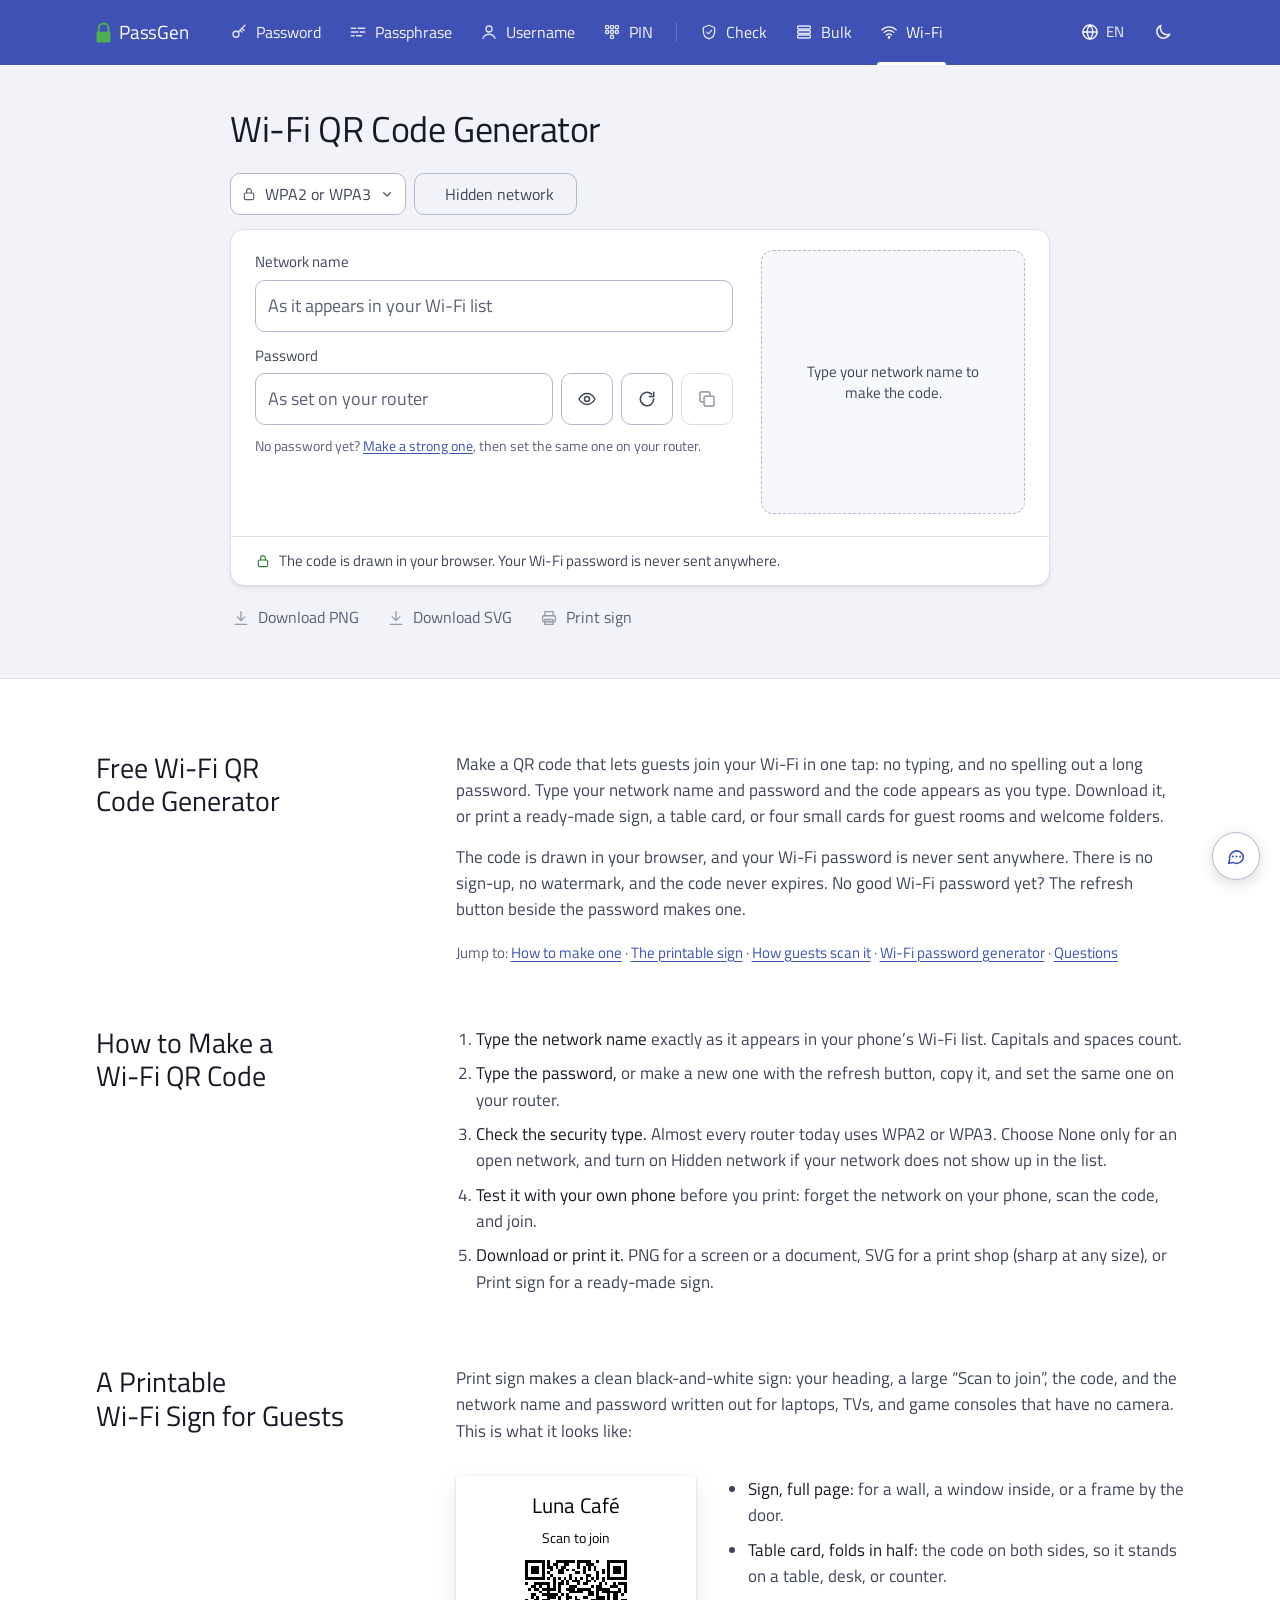
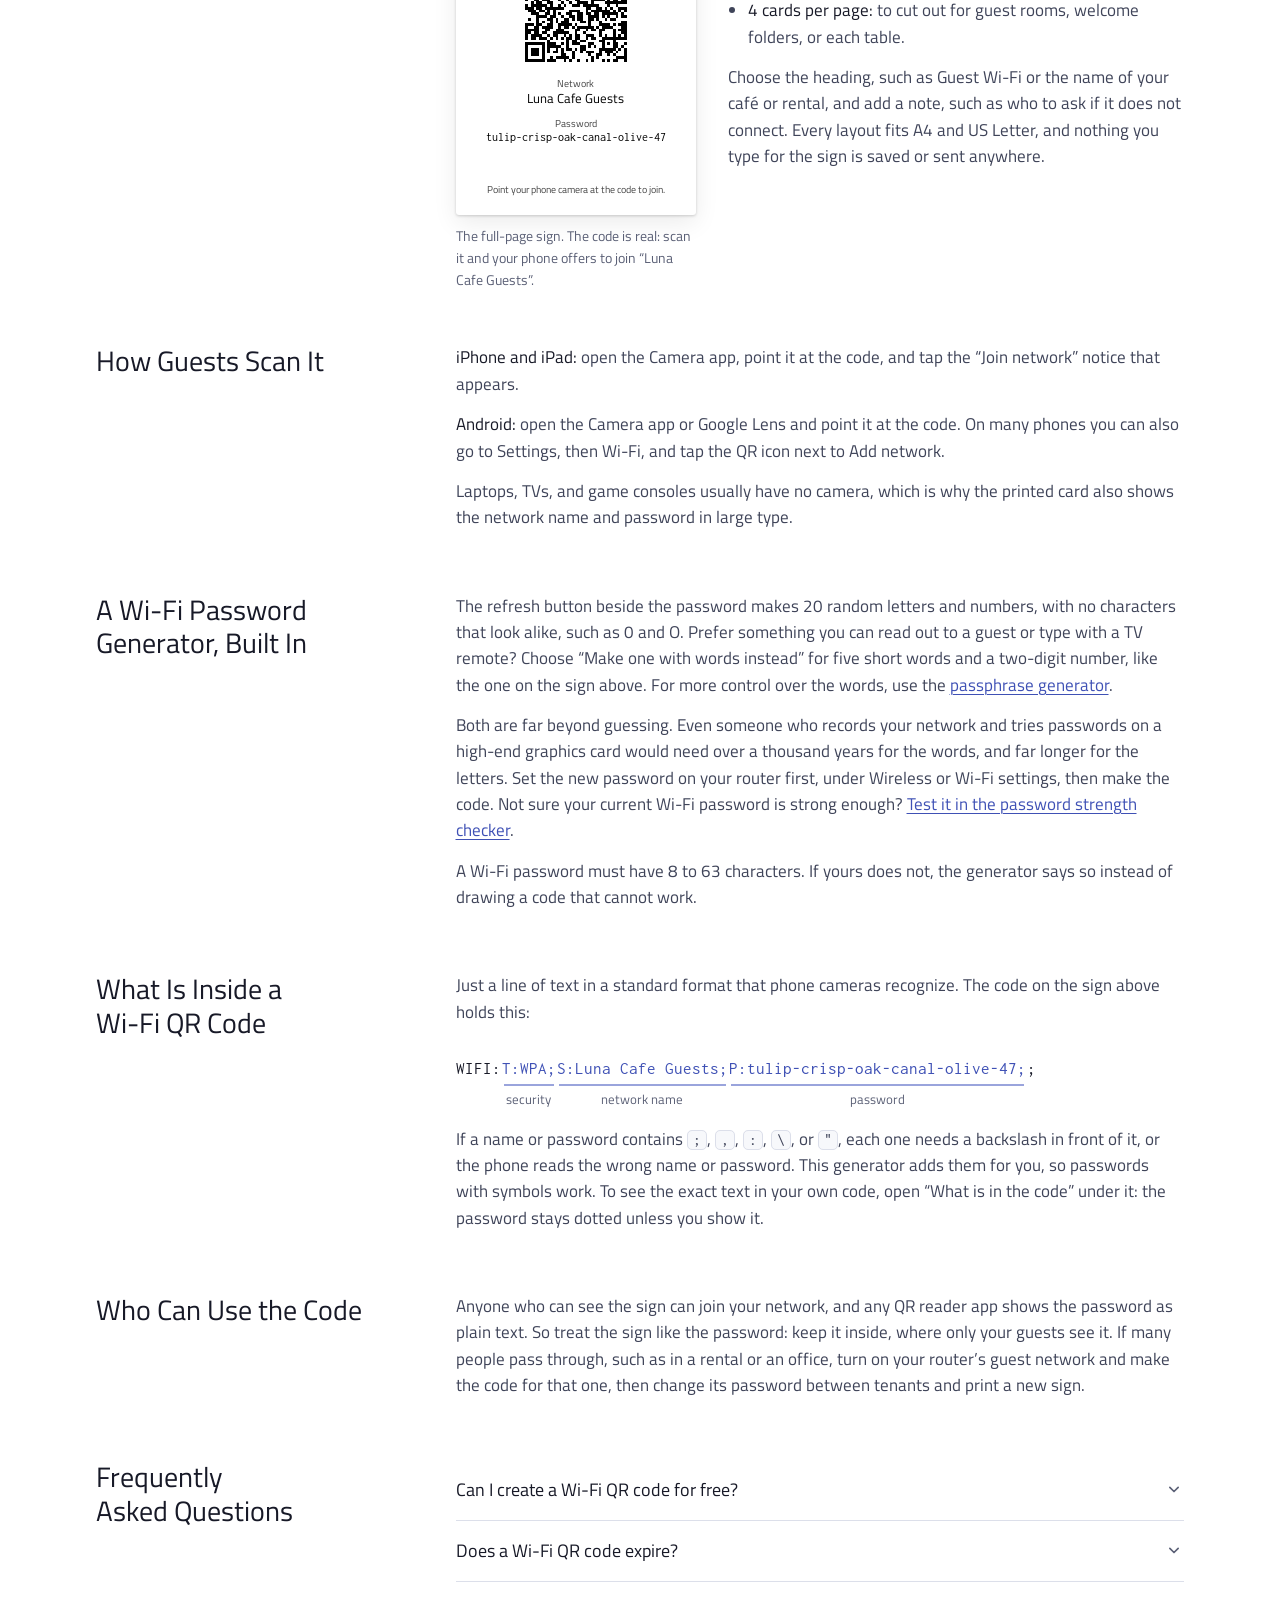
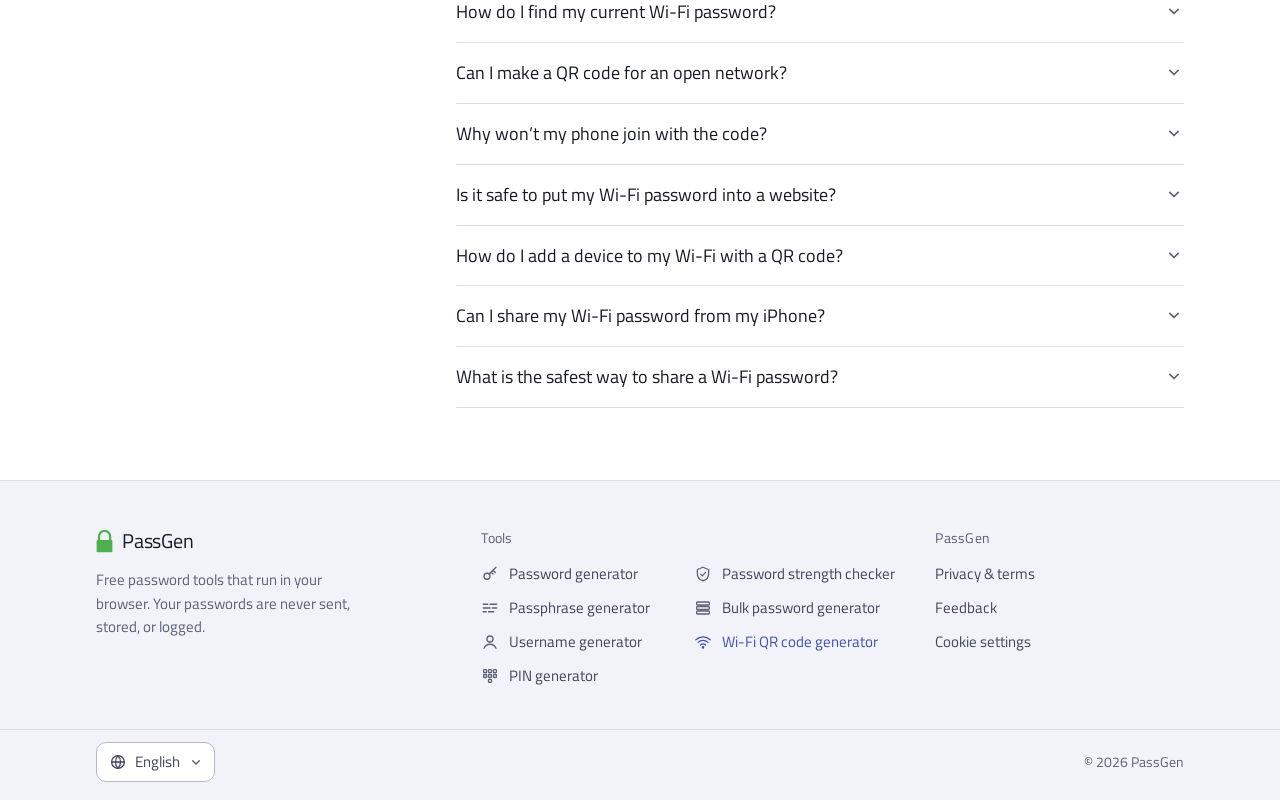
<file: wifi/index.html>
<!doctype html> <html lang="en" data-lang="en"> <head> <meta charset="utf-8"><meta http-equiv="Content-Security-Policy" content="default-src 'self'; script-src 'self' 'unsafe-inline'; style-src 'self' 'unsafe-inline'; img-src 'self' data:; font-src 'self'; connect-src 'self' https://api.pwnedpasswords.com; frame-src 'none'; object-src 'none';"> <meta name="viewport" content="width=device-width,initial-scale=1"> <title>Wi-Fi QR Code Generator: Free Printable Sign | PassGen</title> <meta name="description" content="Make a QR code that joins your Wi-Fi in one tap and print a sign or table card for guests. Free, no sign-up, and your password never leaves your browser."> <link rel="preload" href="/assets/fonts/inconsolata-latin.woff2" as="font" type="font/woff2" crossorigin> <link rel="preload" href="/assets/fonts/titillium-latin.woff2" as="font" type="font/woff2" crossorigin> <style>@font-face { font-family: "Titillium Web"; font-style: normal; font-weight: 400; font-display: swap; src: url("/assets/fonts/titillium-latin.woff2") format("woff2"); unicode-range: U+0-FF, U+131, U+152-153, U+2BB-2BC, U+2C6, U+2DA, U+2DC, U+304, U+308, U+329, U+2000-206F, U+20AC, U+2122, U+2191, U+2193, U+2212, U+2215, U+FEFF, U+FFFD; }@font-face { font-family: "Titillium Web"; font-style: normal; font-weight: 400; font-display: swap; src: url("/assets/fonts/titillium-latin-ext.woff2") format("woff2"); unicode-range: U+100-2BA, U+2BD-2C5, U+2C7-2CC, U+2CE-2D7, U+2DD-2FF, U+304, U+308, U+329, U+1D00-1DBF, U+1E00-1E9F, U+1EF2-1EFF, U+2020, U+20A0-20AB, U+20AD-20C0, U+2113, U+2C60-2C7F, U+A720-A7FF; }@font-face { font-family: Inconsolata; font-style: normal; font-weight: 400; font-display: block; src: url("/assets/fonts/inconsolata-latin.woff2") format("woff2"); unicode-range: U+0-FF, U+131, U+152-153, U+2BB-2BC, U+2C6, U+2DA, U+2DC, U+304, U+308, U+329, U+2000-206F, U+20AC, U+2122, U+2191, U+2193, U+2212, U+2215, U+FEFF, U+FFFD; }@font-face { font-family: Inconsolata; font-style: normal; font-weight: 400; font-display: block; src: url("/assets/fonts/inconsolata-latin-ext.woff2") format("woff2"); unicode-range: U+100-2BA, U+2BD-2C5, U+2C7-2CC, U+2CE-2D7, U+2DD-2FF, U+304, U+308, U+329, U+1D00-1DBF, U+1E00-1E9F, U+1EF2-1EFF, U+2020, U+20A0-20AB, U+20AD-20C0, U+2113, U+2C60-2C7F, U+A720-A7FF; }:root { color-scheme: light; --bg: #ffffff; --band: #f2f3f9; --slab: #ffffff; --sunk: #f7f8fb; --line: #dcdfea; --line-strong: #b3b8cc; --box: #767b90; --ink: #171927; --ink-2: #3f4459; --muted: #5b6076; --brand: #3F51B5; --brand-ink: #3F51B5; --brand-fill: #3F51B5; --brand-soft: #e8eaf6; --brand-line: #9aa4dc; --on-brand: #ffffff; --go: #4CAF50; --go-hover: #5cbb60; --go-ink: #0c2310; --sel: #c5cae9; --sel-ink: #171927; --s-weak: #c62828; --s-fair: #a86400; --s-strong: #3F51B5; --s-vstrong: #2e7d32; --s-empty: #dcdfea; --shadow: 0 1px 2px rgb(23 27 60 / .07),0 3px 8px -4px rgb(23 27 60 / .12); --pop-shadow: 0 10px 20px -8px rgb(23 27 60 / .28),0 2px 6px rgb(23 27 60 / .08); --scrim: rgb(15 17 30 / .38); --ui: "Titillium Web",system-ui,-apple-system,"Segoe UI",Roboto,"Noto Sans",sans-serif; --mono: "Inconsolata",ui-monospace,"SFMono-Regular",Menlo,Consolas,monospace; --r: 10px; --wrap: 880px; --wide: 1136px; --gutter: 24px; }@media (prefers-color-scheme: dark){:root:not([data-theme="light"]) { color-scheme: dark; --bg: #141518; --band: #1b1c21; --slab: #24262d; --sunk: #1e1f25; --line: #33363f; --line-strong: #4d515e; --box: #8a8fa0; --ink: #eceef3; --ink-2: #c6c9d4; --muted: #a3a7b6; --brand-ink: #82b1ff; --brand-fill: #4a5fd0; --brand-soft: #262d4d; --brand-line: #5465c4; --on-brand: #ffffff; --go: #4CAF50; --go-hover: #5cbb60; --go-ink: #0c2310; --sel: #3949ab; --sel-ink: #ffffff; --s-weak: #ef5350; --s-fair: #ffb300; --s-strong: #82b1ff; --s-vstrong: #66bb6a; --s-empty: #393c46; --shadow: 0 1px 2px rgb(0 0 0 / .3),0 3px 8px -4px rgb(0 0 0 / .4); --pop-shadow: 0 10px 20px -8px rgb(0 0 0 / .7),0 2px 6px rgb(0 0 0 / .3); --scrim: rgb(0 0 0 / .55); }}:root[data-theme="dark"] { color-scheme: dark; --bg: #141518; --band: #1b1c21; --slab: #24262d; --sunk: #1e1f25; --line: #33363f; --line-strong: #4d515e; --box: #8a8fa0; --ink: #eceef3; --ink-2: #c6c9d4; --muted: #a3a7b6; --brand-ink: #82b1ff; --brand-fill: #4a5fd0; --brand-soft: #262d4d; --brand-line: #5465c4; --on-brand: #ffffff; --go: #4CAF50; --go-hover: #5cbb60; --go-ink: #0c2310; --sel: #3949ab; --sel-ink: #ffffff; --s-weak: #ef5350; --s-fair: #ffb300; --s-strong: #82b1ff; --s-vstrong: #66bb6a; --s-empty: #393c46; --shadow: 0 1px 2px rgb(0 0 0 / .3),0 3px 8px -4px rgb(0 0 0 / .4); --pop-shadow: 0 10px 20px -8px rgb(0 0 0 / .7),0 2px 6px rgb(0 0 0 / .3); --scrim: rgb(0 0 0 / .55); }*, ::before, ::after { box-sizing: border-box; }html { text-size-adjust: 100%; scrollbar-color: var(--line-strong) transparent; scroll-behavior: smooth; }@media (prefers-reduced-motion: reduce){html { scroll-behavior: auto; }}body { margin: 0px; background: var(--bg); color: var(--ink); font: 400 17px/1.55 var(--ui); font-synthesis: none; -webkit-font-smoothing: antialiased; }body { display: flex; flex-direction: column; min-height: 100dvh; }body > main { flex: 1 0 auto; }::selection { background: var(--sel); color: var(--sel-ink); }a { color: var(--brand-ink); text-underline-offset: 0.2em; text-decoration-thickness: 1px; }a:hover { text-decoration-thickness: 2px; }button, input, select, textarea { font: inherit; color: inherit; }button { cursor: pointer; }:focus-visible { outline: 2px solid var(--brand-ink); outline-offset: 2px; border-radius: 6px; }.ico { width: 20px; height: 20px; flex: 0 0 auto; display: block; }.sr { width: 1px; height: 1px; overflow: hidden; clip: rect(0px, 0px, 0px, 0px); white-space: nowrap; position: absolute !important; }h1, h2, h3 { font-weight: 400; margin: 0px; text-wrap: balance; }.top { background: var(--band); border-bottom: 1px solid var(--line); }.top-in { max-width: var(--wide); margin: 0px auto; padding: 0 var(--gutter); height: 64px; display: flex; align-items: center; gap: 28px; }.brand { display: flex; align-items: center; gap: 10px; color: var(--ink); text-decoration: none; font-size: 22px; letter-spacing: -0.01em; flex: 0 0 auto; }.brand:hover { text-decoration: none; }.brand svg { width: 30px; height: 30px; }.tools { display: flex; align-self: stretch; gap: 2px; flex: 1 1 0%; min-width: 0px; }.tools a { position: relative; display: flex; align-items: center; gap: 8px; padding: 0px 13px; color: var(--ink-2); text-decoration: none; font-size: 16px; white-space: nowrap; }.tools a .ico { width: 18px; height: 18px; color: var(--muted); }.tools a:hover { color: var(--ink); }.tools a[aria-current="page"] { color: var(--brand-ink); }.tools a[aria-current="page"] .ico { color: var(--brand-ink); }.tools a[aria-current="page"]::after { content: ""; position: absolute; inset-inline: 10px; bottom: -1px; height: 3px; border-radius: 3px 3px 0px 0px; background: var(--brand-ink); }.tools .sep { width: 1px; background: var(--line); margin: 22px 8px; }.top-actions { display: flex; align-items: center; gap: 6px; flex: 0 0 auto; }.top-actions .menu-btn { display: none; }.icon-btn { display: inline-flex; align-items: center; justify-content: center; gap: 6px; height: 40px; min-width: 40px; padding: 0px 10px; border-radius: var(--r); border: 1px solid transparent; background: transparent; color: var(--ink-2); }.icon-btn:hover { background: var(--slab); border-color: var(--line); }.lang-btn .code { font-size: 15px; letter-spacing: 0.04em; }.band { background: var(--band); border-bottom: 1px solid var(--line); }.band-in { max-width: var(--wrap); margin: 0px auto; padding: 44px var(--gutter) 40px; }.title { display: flex; flex-wrap: wrap; align-items: baseline; justify-content: space-between; gap: 6px 24px; }h1 { font-size: 36px; line-height: 1.12; letter-spacing: -0.012em; color: var(--ink); }.recipe { display: flex; flex-wrap: wrap; gap: 8px; margin: 24px 0px 14px; padding: 0px; list-style: none; }.chip { display: inline-flex; align-items: center; gap: 8px; height: 42px; padding: 0px 14px; border-radius: var(--r); border: 1px solid var(--line-strong); background: var(--slab); color: var(--ink-2); font-size: 16px; white-space: nowrap; transition: background-color 0.15s, border-color 0.15s, color 0.15s; }.chip:hover { border-color: var(--brand-line); color: var(--ink); }.chip .ico { width: 16px; height: 16px; color: var(--muted); transition: transform 0.2s cubic-bezier(0.2, 0.8, 0.2, 1); }.chip[aria-pressed="false"] { color: var(--muted); }@keyframes nope { 
  20%, 60% { transform: translateX(-4px); }
  40%, 80% { transform: translateX(4px); }
}.recipe li { display: flex; }.recipe li > .chip { flex: 1 1 0%; justify-content: center; }.slab { background: var(--slab); border: 1px solid var(--line); border-radius: 14px; box-shadow: var(--shadow); }.btn { display: inline-flex; align-items: center; justify-content: center; gap: 10px; height: 52px; padding: 0px 22px; border-radius: var(--r); border: 1px solid var(--line-strong); background: var(--slab); color: var(--ink); font-size: 18px; white-space: nowrap; transition: background-color 0.15s, border-color 0.15s, transform 0.1s; }.btn:active { transform: translateY(1px); }.btn .ico { width: 20px; height: 20px; }.btn-icon { width: 52px; padding: 0px; color: var(--ink-2); }.btn-icon:hover { border-color: var(--brand-line); color: var(--brand-ink); }.btn-icon .ico { transition: transform 0.45s cubic-bezier(0.2, 0.8, 0.2, 1); }.slab-foot { display: flex; align-items: center; gap: 14px; padding: 12px 24px; border-top: 1px solid var(--line); font-size: 15px; color: var(--muted); min-height: 48px; }.after { display: flex; flex-wrap: wrap; gap: 4px 8px; margin-top: 12px; margin-inline-start: -8px; }.link-btn { display: inline-flex; align-items: center; gap: 8px; height: 40px; padding: 0px 10px; border: 0px; border-radius: 8px; background: none; color: var(--brand-ink); font-size: 16px; }.link-btn .ico { width: 18px; height: 18px; }.link-btn:hover { background: var(--brand-soft); }.masked { -webkit-text-security: disc; }.btn:disabled { opacity: 0.5; cursor: not-allowed; }@starting-style {
  .pop:popover-open { opacity: 0; transform: translateY(-4px); }
}.hint { font-size: 14px; color: var(--muted); margin: 10px 0px 0px; }.opt code, .pop code, .mono { font-family: var(--mono); font-size: 15px; color: var(--muted); letter-spacing: 0.04em; word-break: break-all; }.guide { max-width: var(--wrap); margin: 0px auto; padding: 24px var(--gutter) 72px; }.guide section { max-width: 68ch; padding-top: 48px; }.guide h2 { font-size: 28px; line-height: 1.2; margin-bottom: 12px; color: var(--ink); }.guide p, .guide li { color: var(--ink-2); }.guide p { margin: 0px 0px 14px; }.fb-fab { transition: opacity 0.2s, transform 0.2s; }@keyframes rise { 
  0% { opacity: 0; transform: translateY(8px); }
}.qr-box { display: grid; place-items: center; background: rgb(255, 255, 255); border-radius: 12px; padding: 16px; border: 1px solid var(--line); }.qr-box canvas { width: 232px; height: 232px; image-rendering: pixelated; }.field { display: grid; gap: 6px; margin: 12px 0px; }.field label, .field .lab { font-size: 15px; color: var(--ink-2); }.input, .select { height: 46px; border: 1px solid var(--line-strong); border-radius: var(--r); background: var(--sunk); padding: 0px 12px; width: 100%; }.input::placeholder, textarea::placeholder { color: var(--muted); }.input:focus, .select:focus, textarea:focus { outline: none; border-color: var(--brand-ink); box-shadow: 0 0 0 1px var(--brand-ink); }.toast { position: fixed; left: 50%; bottom: 24px; transform: translate(-50%, 16px); background: var(--ink); color: var(--bg); padding: 10px 16px; border-radius: 10px; font-size: 15px; opacity: 0; pointer-events: none; transition: opacity 0.18s, transform 0.25s cubic-bezier(0.2, 0.8, 0.2, 1); z-index: 50; max-width: calc(-32px + 100vw); }.print-only { display: none; }@media print{body > :not(.print-only) { display: none !important; }.print-only { display: block !important; }}@media (max-width: 1120px){.tools a .ico { display: none; }.tools a { padding: 0px 10px; }}@media (max-width: 999px){.recipe { margin: 18px 0px 12px; gap: 6px; display: grid; grid-template-columns: repeat(12, minmax(0px, 1fr)); grid-auto-flow: dense; }.recipe > li { grid-column: span 4; }.recipe .r-sep { grid-column: span 7; }}@media (max-width: 860px){:root { --gutter: 16px; }.top-in { display: grid; grid-template-columns: minmax(0px, 1fr) auto; height: auto; padding: 0px; gap: 0px; }.brand { font-size: 20px; height: 56px; padding-inline: 16px; }.brand svg { width: 26px; height: 26px; }.top-actions { padding-inline-end: 8px; grid-area: 1 / 2; }.top-actions .menu-btn { display: inline-flex; }.tools { grid-area: 2 / 1 / auto / -1; border-top: 1px solid var(--line); overflow-x: auto; scrollbar-width: none; height: 48px; padding: 0px 8px; scroll-snap-type: x; mask-image: linear-gradient(90deg, rgb(0, 0, 0) 88%, transparent); }[dir="rtl"] .tools { mask-image: linear-gradient(270deg, rgb(0, 0, 0) 88%, transparent); }.tools::-webkit-scrollbar { display: none; }.tools a { padding: 0px 12px; scroll-snap-align: start; }.tools a .ico { display: block; }.tools .sep { margin: 14px 4px; }.band-in { padding: 24px var(--gutter) 28px; }h1 { font-size: 28px; }.title { display: block; }.chip { height: 42px; padding: 0px 10px; font-size: 15px; gap: 7px; }.slab-foot { padding: 10px 14px; flex-wrap: wrap; gap: 6px 12px; }.guide section { padding-top: 36px; }.guide h2 { font-size: 24px; }@starting-style {
  .pop:not(.pop-info):popover-open { transform: translateY(24px); }
}@starting-style {
  .pop.pop-full:popover-open, .lang-pop:popover-open { transform: none; opacity: 0; }
}}@media (prefers-reduced-motion: reduce){*, ::before, ::after { animation-duration: 0.01ms !important; animation-iteration-count: 1 !important; transition-duration: 0.01ms !important; }}:root[data-theme="dark"] .theme-btn .ic-moon, :root:not([data-theme="dark"]) .theme-btn .ic-sun { display: none; }:root.theme-switching, :root.theme-switching *, :root.theme-switching ::before, :root.theme-switching ::after { transition: none !important; }:root:not([data-theme="dark"]) .top { --band: #3F51B5; --line: rgb(255 255 255 / .2); --line-strong: rgb(255 255 255 / .5); --ink: #ffffff; --ink-2: rgb(255 255 255 / .94); --muted: rgb(255 255 255 / .84); --brand-ink: #ffffff; --brand-fill: #ffffff; --brand-soft: rgb(255 255 255 / .16); --brand-line: rgb(255 255 255 / .75); --on-brand: #3F51B5; --box: rgb(255 255 255 / .8); border-bottom-color: transparent; }:root:not([data-theme="dark"]) .top .icon-btn:hover { background: rgba(255, 255, 255, 0.12); border-color: transparent; }:root:not([data-theme="dark"]) .top .pop, :root:not([data-theme="dark"]) .top dialog { --line: #dcdfea; --line-strong: #b3b8cc; --ink: #171927; --ink-2: #3f4459; --muted: #5b6076; --brand-ink: #3F51B5; --brand-fill: #3F51B5; --brand-soft: #e8eaf6; --brand-line: #9aa4dc; --on-brand: #ffffff; --box: #767b90; }@font-face { font-family: "PG Bold"; font-style: normal; font-weight: 700; font-display: swap; src: url("/assets/fonts/titillium-700-latin.woff2") format("woff2"); unicode-range: U+0-FF, U+131, U+152-153, U+2BB-2BC, U+2C6, U+2DA, U+2DC, U+304, U+308, U+329, U+2000-206F, U+20AC, U+2122, U+2191, U+2193, U+2212, U+2215, U+FEFF, U+FFFD; }@font-face { font-family: "PG Bold"; font-style: normal; font-weight: 700; font-display: swap; src: url("/assets/fonts/titillium-700-latin-ext.woff2") format("woff2"); unicode-range: U+100-2BA, U+2BD-2C5, U+2C7-2CC, U+2CE-2D7, U+2DD-2FF, U+304, U+308, U+329, U+1D00-1DBF, U+1E00-1E9F, U+1EF2-1EFF, U+2020, U+20A0-20AB, U+20AD-20C0, U+2113, U+2C60-2C7F, U+A720-A7FF; }html[data-theme]:root { --go: #43A047; --go-hover: #3B9440; --go-ink: #ffffff; }.brand .lock { width: 17px; height: 24px; flex: 0 0 auto; }.brand { gap: 9px; }.top { position: sticky; top: calc(var(--hdr-h, 64px) * -1); z-index: 40; }@keyframes hdr-in { 
  0% { transform: translateY(-100%); }
  100% { transform: none; }
}.guide section[id] { scroll-margin-top: -24px; }@media (max-width: 860px){.guide section[id] { scroll-margin-top: -12px; }}html[data-theme]:root { --s-strong: #689F38; }html[data-theme="dark"]:root { --s-strong: #9CCC65; }.after { align-items: center; }@media (min-width: 1000px){.band-in:not(.bulk-in) { max-width: var(--wide); padding-inline: calc(var(--gutter) + var(--rail, 154px)); }.guide { max-width: var(--wide); }.guide section { max-width: none; display: grid; grid-template-columns: minmax(0px, 1fr) minmax(0px, 2.4fr); column-gap: 56px; }.guide section > * { grid-column: 2; }.guide section > h2 { grid-area: 1 / 1 / span 40; align-self: start; }.recipe { gap: 6px; }.recipe .chip { padding-inline: 12px; }}@media (min-width: 1000px){.recipe { gap: 5px; }.recipe .chip { padding-inline: 10px; }}@media (min-width: 1000px){.recipe { gap: 4px; }}@media (min-width: 1000px){.recipe:not(.compact) { justify-content: space-between; }}@media (min-width: 1000px){:root.tool-wide .band-in:not(.bulk-in) { padding-inline: var(--gutter); }}@media (min-width: 1000px){.recipe:not(.compact) { justify-content: flex-start; }.recipe:not(.compact) > li > .chip { width: 100%; }}@media (hover: hover) and (pointer: fine){:root.scrubbing, :root.scrubbing * { cursor: ew-resize !important; user-select: none; }}.btn-icon .ico { transition: none; }@keyframes pg-turn { 
  0% { transform: rotate(0deg); }
  100% { transform: rotate(360deg); }
}.recipe.pp-row .opt-tog .opt-ch { font-size: 17px; letter-spacing: 0.04em; }.recipe.pp-row .opt-tog[aria-pressed="false"] { background: var(--slab); border-color: var(--line-strong); color: var(--ink-2); }@media (min-width: 1000px){.recipe.pp-row { gap: 6px; }.recipe.pp-row:not(.compact) > li:not(.gap):not(.r-words) { flex: 1 1 auto; }}@media (max-width: 999px){.recipe.pp-row { grid-template-columns: repeat(24, minmax(0px, 1fr)); }.recipe.pp-row > li.r-sep { grid-column: span 14; }.recipe.pp-row > li.r-opt { grid-column: span 6; }}.stack { display: inline-grid; justify-items: center; }.stack > * { grid-area: 1 / 1; }.stack > .sizer { visibility: hidden; white-space: nowrap; }.stack { justify-items: start; }.recipe .chip:has(> .stack):has(> .chev) { justify-content: flex-start; }.recipe .chip:has(> .stack):has(> .chev) > .chev { margin-inline-start: auto; }@media (max-width: 999px){.recipe.pp-row > li.r-sep { grid-column: span 12; }}@media (max-width: 359px){.recipe.pp-row > li.r-words, .recipe.pp-row > li.r-sep, .recipe.pp-row > li.r-wl { grid-column: span 24; }.recipe.pp-row > li.r-opt { grid-column: span 12; }}.recipe.pw-row .r-set .chip[aria-pressed="false"], .recipe.pw-row .look-tog[aria-pressed="false"], .recipe.pp-row .opt-tog[aria-pressed="false"], .recipe .chip.chip-more:not(.on):is(#c-sym, #c-look-i) { background: transparent; border-color: var(--line-strong); box-shadow: none; }.recipe .r-set .chip > span:not(.sr):not(.box)::before, .recipe .opt-tog .opt-ch::before, .recipe .look-tog.skip-words::before { content: "✓"; display: inline-block; width: 0.9em; margin-inline-end: 5px; font-family: var(--ui); font-weight: 400; color: transparent; text-decoration: none; }.recipe .r-set .chip > span:not(.sr):not(.box), .recipe .opt-tog .opt-ch { position: relative; }.recipe .r-set .chip > span:not(.sr):not(.box)::before, .recipe .opt-tog .opt-ch::before { position: absolute; right: 100%; top: 50%; transform: translateY(-50%); width: auto; margin: 0px 6px 0px 0px; }.recipe.pp-row .opt-tog { padding-inline: 26px; }.recipe .r-set .chip > span:not(.sr):not(.box)::before, .recipe .opt-tog .opt-ch::before { right: auto; inset-inline-end: 100%; margin: 0px; margin-inline-end: 6px; }.top-in .brand { font-size: 19px; gap: 8px; }.top-in .brand .lock { width: 15px; height: 21px; }@media (max-width: 999px){.top-in .brand { font-size: 18px; }.top-in .brand .lock { width: 14px; height: 20px; }}@media (min-width: 1000px){:root { --rail: 154px; }}@media (hover: hover) and (pointer: fine){.recipe.recipe.recipe :is(.r-set .chip, .look-tog, .opt-tog, .chip-more):hover { border-color: var(--brand-line); color: var(--brand-ink); background: color-mix(in srgb,var(--brand-fill) 7%,var(--slab)); }.top-in .brand:hover { opacity: 0.85; }}@media (max-width: 999px){.recipe.pp-row:not(.pin-row) > li.r-opt { grid-column: span 12; }}.recipe.pp-row.wf-row { display: flex; flex-wrap: wrap; gap: 8px; }.recipe.pp-row.wf-row > li, .recipe.pp-row.wf-row:not(.compact) > li:not(.gap):not(.r-words) { flex: 0 0 auto; }.wf-input { color: var(--ink); }.wf-input.mono::placeholder { font-family: var(--ui); font-size: 18px; letter-spacing: 0px; }.wf-slab .slab-foot { flex-wrap: nowrap; align-items: center; }.recipe.pp-row.wf-row .opt-tog { padding-inline: 30px 22px; }.recipe.pp-row.wf-row .opt-tog .opt-ch { font-size: 16px; letter-spacing: 0px; }.wf-main { display: grid; grid-template-columns: minmax(0px, 1fr) 264px; gap: 28px; padding: 20px 24px 22px; align-items: start; }.wf-fields .field:first-child { margin-top: 0px; }.wf-fields .field:last-child { margin-bottom: 0px; }.wf-input { height: 52px; font-size: 18px; background: var(--slab); }.wf-input.mono { font-family: var(--mono); font-size: 20px; letter-spacing: 0.02em; }.wf-pw { display: grid; grid-template-columns: minmax(0px, 1fr) 52px 52px 52px; gap: 8px; }.wf-pw .btn-icon { width: 52px; height: 52px; }.wf-note { margin-top: 4px; }.link-btn.inline { display: inline; height: auto; padding: 0px; font-size: inherit; text-decoration: underline; text-underline-offset: 2px; }.link-btn.inline:hover { background: none; }.wf-qr .qr-box { padding: 12px; aspect-ratio: 1 / 1; }.wf-qr .qr-box canvas { width: 100%; height: auto; max-width: 240px; }.wf-qr .qr-box.is-empty { background: var(--sunk); border-style: dashed; border-color: var(--line-strong); }.qr-empty { margin: 0px; padding: 0px 18px; text-align: center; color: var(--ink-2); font-size: 15px; line-height: 1.45; }.wf-slab .slab-foot { gap: 8px; color: var(--ink-2); }.wf-slab .slab-foot .ico { width: 16px; height: 16px; flex: 0 0 auto; color: var(--s-vstrong); }.after .link-btn:disabled, .link-btn:disabled { color: var(--muted); cursor: default; background: none; }.link-btn:disabled .ico { opacity: 0.6; }@media (max-width: 760px){.wf-main { grid-template-columns: minmax(0px, 1fr); gap: 18px; padding: 16px; }.wf-qr { max-width: 260px; width: 100%; justify-self: center; }.wf-qr .qr-box.is-empty { aspect-ratio: auto; min-height: 96px; }.wf-input.mono { font-size: 17px; letter-spacing: 0px; padding-inline: 10px; }.wf-pw { grid-template-columns: 48px 48px 48px minmax(0px, 1fr); gap: 6px; }.wf-pw .wf-input { grid-column: 1 / -1; }.wf-pw .btn-icon { width: 48px; }}.skip { position: absolute; left: 12px; top: -60px; z-index: 100; background: var(--slab); color: var(--ink); padding: 10px 14px; border-radius: 8px; box-shadow: rgba(0, 0, 0, 0.2) 0px 2px 10px; text-decoration: none; }.skip:focus { top: 12px; }main:focus { outline: none; }.fb-fab { position: fixed; right: 20px; bottom: 20px; z-index: 40; width: 48px; height: 48px; border-radius: 50%; display: grid; place-items: center; background: var(--slab); color: var(--brand-ink); border: 1px solid var(--line-strong); box-shadow: rgba(0, 0, 0, 0.14) 0px 4px 14px; cursor: pointer; }.fb-fab:hover { border-color: var(--brand-ink); }.fb-fab .ico { width: 22px; height: 22px; }@media (max-width: 860px){.fb-fab { right: 12px; bottom: 12px; width: 44px; height: 44px; transition: transform 0.2s ease-out, opacity 0.2s; }.fb-fab.away { transform: translateY(72px); opacity: 0; pointer-events: none; }}@media (prefers-reduced-motion: reduce){.fb-fab { transition: none; }}.wf-raw { margin-top: 10px; font-size: 14px; color: var(--muted); }.wf-raw summary { cursor: pointer; width: max-content; max-width: 100%; }.wf-raw code { display: block; margin-top: 6px; padding: 8px 10px; border-radius: 8px; background: var(--sunk); color: var(--ink); font: 14px/1.45 var(--mono); overflow-wrap: anywhere; }.wf-raw .hint { margin-top: 6px; font-size: 13px; }:root[data-theme="dark"] #result { --pp-dig: #ff9e9e; --pp-dig-sel: #ff9e9e; --pp-sym: #ff9e9e; --pp-sel: #2f3b80; --pp-sym-sel: #ff9e9e; --pp-warn: #ff7b74; --pp-alt: var(--brand-ink); }@media (prefers-color-scheme: dark){:root:not([data-theme="light"]) #result { --pp-dig: #ff9e9e; --pp-dig-sel: #ff9e9e; --pp-sym: #ff9e9e; --pp-sel: #2f3b80; --pp-sym-sel: #ff9e9e; --pp-warn: #ff7b74; --pp-alt: var(--brand-ink); }}:root[data-theme="dark"] #result { --pw-dig: #82b1ff; --pw-sym: #81c784; --pw-sym-sel: #81c784; }@media (prefers-color-scheme: dark){:root:not([data-theme="light"]) #result { --pw-dig: #82b1ff; --pw-sym: #81c784; --pw-sym-sel: #81c784; }}.guide ul, .guide ol { padding-inline-start: 1.2em; margin: 0px 0px 14px; }.guide li { margin: 0px 0px 8px; }.guide li strong, .guide p strong { color: var(--ink); font-weight: 400; }.guide .nw { white-space: nowrap; }:root[data-theme="dark"] .tbl.tint td:has(.lv-1), :root[data-theme="dark"] .k-1::before { background: rgb(74, 36, 38); box-shadow: none; }:root[data-theme="dark"] .tbl.tint td:has(.lv-2), :root[data-theme="dark"] .k-2::before { background: rgb(74, 58, 28); box-shadow: none; }:root[data-theme="dark"] .tbl.tint td:has(.lv-3), :root[data-theme="dark"] .k-3::before { background: rgb(53, 65, 31); box-shadow: none; }:root[data-theme="dark"] .tbl.tint td:has(.lv-4), :root[data-theme="dark"] .k-4::before { background: rgb(31, 61, 36); box-shadow: none; }.guide p.jump { font-size: 15px; color: var(--muted); margin-top: 4px; }.guide p.jump a { white-space: nowrap; }:root[data-theme="dark"] .jobs-wrap { --j-sym: #81c784; --j-pp-d: #ff9e9e; --j-pp-s: #ff9e9e; }@media (prefers-color-scheme: dark){:root:not([data-theme="light"]) .jobs-wrap { --j-sym: #81c784; --j-pp-d: #ff9e9e; --j-pp-s: #ff9e9e; }}</style><link rel="preload" href="/assets/css/all.css?v=20261008" as="style"><link rel="stylesheet" href="/assets/css/all.css?v=20261008" media="print" id="pg-css"><noscript><link rel="stylesheet" href="/assets/css/all.css?v=20261008"></noscript><script>!function(){var e=document.documentElement,t=null,a=window.matchMedia&&matchMedia("(prefers-color-scheme: dark)");try{t=localStorage.getItem("theme")}catch(e){}e.dataset.theme="dark"===t||"light"===t?t:a&&a.matches?"dark":"light"}();</script>   <meta property="og:type" content="website"><meta property="og:title" content="Wi-Fi QR Code Generator: Free Printable Sign | PassGen"><meta property="og:description" content="Make a QR code that joins your Wi-Fi in one tap and print a sign or table card for guests. Free, no sign-up, and your password never leaves your browser."><meta property="og:url" content="/wifi/"><meta property="og:site_name" content="PassGen"><meta property="og:image" content="/assets/img/og-wifi.png?v=12ef1abd"><meta property="og:image:width" content="1200"><meta property="og:image:height" content="630"><meta property="og:image:alt" content="PassGen Wi-Fi QR code generator"><meta property="og:locale" content="en_US"><meta name="twitter:card" content="summary_large_image"><meta name="twitter:title" content="Wi-Fi QR Code Generator: Free Printable Sign | PassGen"><meta name="twitter:description" content="Make a QR code that joins your Wi-Fi in one tap and print a sign or table card for guests. Free, no sign-up, and your password never leaves your browser."><meta name="twitter:image" content="/assets/img/og-wifi.png?v=12ef1abd"><script type="application/ld+json">{"@context":"https://schema.org","@type":"WebApplication","name":"Wi-Fi QR code generator","url":"/wifi/","description":"Make a QR code that joins your Wi-Fi in one tap and print a sign or table card for guests. Free, no sign-up, and your password never leaves your browser.","inLanguage":"en","applicationCategory":"SecurityApplication","operatingSystem":"Any","browserRequirements":"Requires JavaScript","isAccessibleForFree":true,"offers":{"@type":"Offer","price":"0","priceCurrency":"USD"},"publisher":{"@type":"Organization","name":"PassGen","url":"/"}}</script><link rel="icon" href="/favicon.ico" sizes="48x48"><link rel="icon" type="image/svg+xml" href="/assets/img/icon.svg"><link rel="apple-touch-icon" href="/assets/img/apple-touch-icon.png"><meta name="theme-color" content="#3F51B5" media="(prefers-color-scheme: light)"><meta name="theme-color" content="#1b1c21" media="(prefers-color-scheme: dark)"><link rel="alternate" hreflang="ru" href="/ru/wifi/"><link rel="alternate" hreflang="en" href="/wifi/"></head> <body>  <a class="skip" href="#main">Skip to the tool</a><header class="top"><div class="top-in"><a class="brand" href="/" aria-label="PassGen"><svg class="lock" viewBox="-2 0 54 72" aria-hidden="true"><rect x="0" y="33" width="50" height="39" rx="3" fill="#4CAF50"/><path d="M7.5 34V21.5a17.75 17.75 0 0 1 35.5 0V34" fill="none" stroke="#4CAF50" stroke-width="7"/></svg><span>PassGen</span></a><nav class="tools" aria-label="Tools"><a href="/" title="Password generator"><svg class="ico" aria-hidden="true"><use href="/assets/icons.svg?v=20261008#i-key"/></svg><span>Password</span></a><a href="/passphrase/" title="Passphrase generator"><svg class="ico" aria-hidden="true"><use href="/assets/icons.svg?v=20261008#i-phrase"/></svg><span>Passphrase</span></a><a href="/username/" title="Username generator"><svg class="ico" aria-hidden="true"><use href="/assets/icons.svg?v=20261008#i-user"/></svg><span>Username</span></a><a href="/pin/" title="PIN generator"><svg class="ico" aria-hidden="true"><use href="/assets/icons.svg?v=20261008#i-pin"/></svg><span>PIN</span></a><span class="sep" aria-hidden="true"></span><a href="/check/" title="Password strength checker"><svg class="ico" aria-hidden="true"><use href="/assets/icons.svg?v=20261008#i-check"/></svg><span>Check</span></a><a href="/bulk/" title="Bulk password generator"><svg class="ico" aria-hidden="true"><use href="/assets/icons.svg?v=20261008#i-bulk"/></svg><span>Bulk</span></a><a href="/wifi/" aria-current="page" title="Wi-Fi QR code generator"><svg class="ico" aria-hidden="true"><use href="/assets/icons.svg?v=20261008#i-wifi"/></svg><span>Wi-Fi</span></a></nav><div class="top-actions"><button class="icon-btn lang-btn" popovertarget="lang-pop" aria-label="Language: English"><svg class="ico" aria-hidden="true"><use href="/assets/icons.svg?v=20261008#i-globe"/></svg><span class="code">EN</span></button><button class="icon-btn theme-btn" type="button" aria-label="Switch to dark mode"><svg class="ico ic-moon" aria-hidden="true"><use href="/assets/icons.svg?v=20261008#i-moon"/></svg><svg class="ico ic-sun" aria-hidden="true"><use href="/assets/icons.svg?v=20261008#i-sun"/></svg></button><button class="icon-btn menu-btn" type="button" popovertarget="menu-pop" aria-label="Menu"><svg class="ico" aria-hidden="true"><use href="/assets/icons.svg?v=20261008#i-menu"/></svg></button></div></div></header><div class="pop lang-pop" id="lang-pop" popover><span class="grab" aria-hidden="true"></span><h3>Language</h3><input class="filter" type="search" placeholder="Find a language" aria-label="Find a language"><ul class="lang-grid"><li data-en="Russian"><a href="/ru/wifi/" hreflang="ru" data-code="ru" lang="ru"><span>Русский</span><span class="c">RU</span></a></li><li data-en="English"><a href="/wifi/" hreflang="en" data-code="en" lang="en"><span>English</span><span class="c">EN</span></a></li></ul></div><div class="toast" role="status" aria-live="polite"></div><div class="sr" id="sr-status" role="status" aria-live="polite"></div> <main id="main" tabindex="-1"> <section class="band" aria-labelledby="h1"> <div class="band-in"> <div class="title"> <h1 id="h1">Wi-Fi QR Code Generator</h1> </div> <ul class="recipe pp-row wf-row" aria-label="Network settings"> <li class="r-sep"><button class="chip" type="button" popovertarget="pop-sec" aria-label="Security"><svg class="ico" aria-hidden="true"><use href="/assets/icons.svg?v=20261008#i-lock"/></svg><span class="stack"><span id="sec-val">WPA2 or WPA3</span><span class="sizer" aria-hidden="true">WPA2 or WPA3</span></span><svg class="ico chev" aria-hidden="true"><use href="/assets/icons.svg?v=20261008#i-chev"/></svg></button></li> <li class="r-opt"><button class="chip opt-tog" type="button" aria-pressed="false" id="c-hid"><span class="opt-ch">Hidden network</span></button></li> </ul> <div class="slab wf-slab"> <div class="wf-main"> <div class="wf-fields"> <div class="field"> <label for="ssid">Network name</label> <input class="input wf-input" id="ssid" autocomplete="off" autocapitalize="off" spellcheck="false" placeholder="As it appears in your Wi-Fi list"> </div> <div class="field" id="pw-field"> <label for="wkey">Password</label> <div class="wf-pw"> <input class="input wf-input mono masked" id="wkey" type="text" autocomplete="off" data-1p-ignore data-lpignore="true" data-bwignore="true" data-form-type="other" autocapitalize="off" spellcheck="false" placeholder="As set on your router"> <button class="btn btn-icon" type="button" id="eye" aria-label="Show password" aria-pressed="false" title="Show password"><svg class="ico" aria-hidden="true"><use href="/assets/icons.svg?v=20261008#i-eye"/></svg></button> <button class="btn btn-icon" type="button" id="make" aria-label="Make a new password" title="Make a new password"><svg class="ico" aria-hidden="true"><use href="/assets/icons.svg?v=20261008#i-refresh"/></svg></button> <button class="btn btn-icon" type="button" id="wcopy" aria-label="Copy password" title="Copy password" disabled="disabled"><svg class="ico" aria-hidden="true"><use href="/assets/icons.svg?v=20261008#i-copy"/></svg></button> </div> <p class="hint wf-note" id="pw-note">No password yet? <button class="link-btn inline" type="button" id="make2">Make a strong one</button>, then set the same one on your router.</p> <p class="hint wf-note" id="pw-alt" hidden><button class="link-btn inline" type="button" id="pw-style">Make one with words instead</button></p> </div> </div> <div class="wf-qr"> <div class="qr-box" id="qr-box"><canvas aria-label="Wi-Fi QR code" hidden></canvas><p class="qr-empty" id="qr-empty">Type your network name to make the code.</p></div> <details class="wf-raw" id="wf-raw-box" hidden><summary>What is in the code</summary><code id="wf-raw"></code><p class="hint">Phone cameras read this text. A backslash before ; , : \ or &quot; keeps it part of the name or password.</p></details> </div> </div> <div class="slab-foot"><svg class="ico" aria-hidden="true"><use href="/assets/icons.svg?v=20261008#i-lock"/></svg><span>The code is drawn in your browser. Your Wi-Fi password is never sent anywhere.</span></div> </div> <div class="after"> <button class="link-btn" type="button" id="dl" disabled="disabled"><svg class="ico" aria-hidden="true"><use href="/assets/icons.svg?v=20261008#i-download"/></svg>Download PNG</button> <button class="link-btn" type="button" id="dl-svg" disabled="disabled"><svg class="ico" aria-hidden="true"><use href="/assets/icons.svg?v=20261008#i-download"/></svg>Download SVG</button> <button class="link-btn" type="button" id="print" disabled="disabled" popovertarget="pop-wprint"><svg class="ico" aria-hidden="true"><use href="/assets/icons.svg?v=20261008#i-print"/></svg>Print sign</button> </div> </div> </section> <div class="guide">  <section id="intro"> <h2>Free <span class="nw">Wi-Fi</span> QR Code Generator</h2> <p>Make a QR code that lets guests join your Wi-Fi in one tap: no typing, and no spelling out a long password. Type your network name and password and the code appears as you type. Download it, or print a ready-made sign, a table card, or four small cards for guest rooms and welcome folders.</p> <p>The code is drawn in your browser, and your Wi-Fi password is never sent anywhere. There is no sign-up, no watermark, and the code never expires. No good Wi-Fi password yet? The refresh button beside the password makes one.</p> <p class="jump">Jump to: <a href="#how">How to make one</a> · <a href="#sign">The printable sign</a> · <a href="#scan">How guests scan it</a> · <a href="#password">Wi-Fi password generator</a> · <a href="#faq">Questions</a></p> </section> <section id="how"> <h2>How to Make a <span class="nw">Wi-Fi</span> QR Code</h2> <ol> <li><strong>Type the network name</strong> exactly as it appears in your phone’s Wi-Fi list. Capitals and spaces count.</li> <li><strong>Type the password,</strong> or make a new one with the refresh button, copy it, and set the same one on your router.</li> <li><strong>Check the security type.</strong> Almost every router today uses WPA2 or WPA3. Choose None only for an open network, and turn on Hidden network if your network does not show up in the list.</li> <li><strong>Test it with your own phone</strong> before you print: forget the network on your phone, scan the code, and join.</li> <li><strong>Download or print it.</strong> PNG for a screen or a document, SVG for a print shop (sharp at any size), or Print sign for a ready-made sign.</li> </ol> </section> <section id="sign"> <h2>A Printable <span class="nw">Wi-Fi</span> Sign for Guests</h2> <p>Print sign makes a clean black-and-white sign: your heading, a large “Scan to join”, the code, and the network name and password written out for laptops, TVs, and game consoles that have no camera. This is what it looks like:</p> <div class="sign-wrap"> <figure class="sign-demo"> <div class="sd-paper" aria-hidden="true"> <div class="sd-head">Luna Café</div> <div class="sd-scan">Scan to join</div> <svg class="sd-qr" viewBox="0 0 41 41" shape-rendering="crispEdges" role="img" aria-label="A real QR code that joins the example network Luna Cafe Guests"><rect width="41" height="41" fill="#fff"/><path d="M2 2h7v1h-7zM10 2h1v1h-1zM13 2h7v1h-7zM21 2h5v1h-5zM28 2h1v1h-1zM32 2h7v1h-7zM2 3h1v1h-1zM8 3h1v1h-1zM10 3h1v1h-1zM12 3h2v1h-2zM16 3h2v1h-2zM21 3h1v1h-1zM24 3h3v1h-3zM32 3h1v1h-1zM38 3h1v1h-1zM2 4h1v1h-1zM4 4h3v1h-3zM8 4h1v1h-1zM10 4h2v1h-2zM13 4h1v1h-1zM15 4h2v1h-2zM21 4h1v1h-1zM23 4h1v1h-1zM25 4h1v1h-1zM27 4h1v1h-1zM32 4h1v1h-1zM34 4h3v1h-3zM38 4h1v1h-1zM2 5h1v1h-1zM4 5h3v1h-3zM8 5h1v1h-1zM11 5h1v1h-1zM14 5h2v1h-2zM17 5h1v1h-1zM19 5h1v1h-1zM23 5h1v1h-1zM25 5h1v1h-1zM27 5h1v1h-1zM30 5h1v1h-1zM32 5h1v1h-1zM34 5h3v1h-3zM38 5h1v1h-1zM2 6h1v1h-1zM4 6h3v1h-3zM8 6h1v1h-1zM10 6h1v1h-1zM14 6h2v1h-2zM20 6h2v1h-2zM23 6h1v1h-1zM28 6h1v1h-1zM30 6h1v1h-1zM32 6h1v1h-1zM34 6h3v1h-3zM38 6h1v1h-1zM2 7h1v1h-1zM8 7h1v1h-1zM11 7h1v1h-1zM18 7h1v1h-1zM24 7h2v1h-2zM28 7h1v1h-1zM32 7h1v1h-1zM38 7h1v1h-1zM2 8h7v1h-7zM10 8h1v1h-1zM12 8h1v1h-1zM14 8h1v1h-1zM16 8h1v1h-1zM18 8h1v1h-1zM20 8h1v1h-1zM22 8h1v1h-1zM24 8h1v1h-1zM26 8h1v1h-1zM28 8h1v1h-1zM30 8h1v1h-1zM32 8h7v1h-7zM12 9h1v1h-1zM15 9h1v1h-1zM17 9h1v1h-1zM19 9h3v1h-3zM24 9h2v1h-2zM27 9h1v1h-1zM30 9h1v1h-1zM2 10h1v1h-1zM5 10h6v1h-6zM12 10h1v1h-1zM14 10h2v1h-2zM17 10h1v1h-1zM21 10h1v1h-1zM23 10h2v1h-2zM29 10h1v1h-1zM31 10h1v1h-1zM34 10h1v1h-1zM36 10h3v1h-3zM4 11h2v1h-2zM7 11h1v1h-1zM10 11h1v1h-1zM12 11h1v1h-1zM14 11h1v1h-1zM18 11h3v1h-3zM26 11h1v1h-1zM28 11h2v1h-2zM33 11h3v1h-3zM38 11h1v1h-1zM3 12h1v1h-1zM5 12h2v1h-2zM8 12h5v1h-5zM14 12h1v1h-1zM17 12h3v1h-3zM21 12h5v1h-5zM28 12h5v1h-5zM36 12h1v1h-1zM38 12h1v1h-1zM7 13h1v1h-1zM10 13h1v1h-1zM14 13h1v1h-1zM18 13h5v1h-5zM25 13h2v1h-2zM28 13h1v1h-1zM30 13h7v1h-7zM38 13h1v1h-1zM4 14h2v1h-2zM8 14h6v1h-6zM15 14h1v1h-1zM17 14h1v1h-1zM25 14h2v1h-2zM28 14h1v1h-1zM32 14h1v1h-1zM34 14h2v1h-2zM37 14h1v1h-1zM4 15h1v1h-1zM6 15h1v1h-1zM10 15h3v1h-3zM14 15h1v1h-1zM17 15h2v1h-2zM20 15h1v1h-1zM23 15h2v1h-2zM28 15h3v1h-3zM32 15h1v1h-1zM34 15h2v1h-2zM2 16h1v1h-1zM5 16h2v1h-2zM8 16h3v1h-3zM14 16h1v1h-1zM17 16h1v1h-1zM20 16h2v1h-2zM26 16h5v1h-5zM32 16h1v1h-1zM34 16h2v1h-2zM37 16h2v1h-2zM4 17h1v1h-1zM6 17h2v1h-2zM10 17h2v1h-2zM15 17h1v1h-1zM18 17h1v1h-1zM21 17h4v1h-4zM26 17h1v1h-1zM31 17h8v1h-8zM2 18h1v1h-1zM4 18h6v1h-6zM11 18h1v1h-1zM14 18h1v1h-1zM16 18h1v1h-1zM19 18h3v1h-3zM23 18h6v1h-6zM32 18h1v1h-1zM35 18h1v1h-1zM2 19h3v1h-3zM6 19h2v1h-2zM9 19h7v1h-7zM24 19h2v1h-2zM28 19h2v1h-2zM31 19h1v1h-1zM33 19h1v1h-1zM36 19h3v1h-3zM3 20h3v1h-3zM7 20h2v1h-2zM10 20h1v1h-1zM12 20h1v1h-1zM18 20h4v1h-4zM24 20h1v1h-1zM26 20h7v1h-7zM34 20h1v1h-1zM36 20h1v1h-1zM38 20h1v1h-1zM4 21h3v1h-3zM9 21h2v1h-2zM12 21h1v1h-1zM14 21h1v1h-1zM17 21h2v1h-2zM21 21h2v1h-2zM24 21h2v1h-2zM27 21h2v1h-2zM30 21h6v1h-6zM37 21h1v1h-1zM6 22h4v1h-4zM11 22h2v1h-2zM15 22h1v1h-1zM18 22h2v1h-2zM21 22h2v1h-2zM25 22h4v1h-4zM30 22h1v1h-1zM32 22h1v1h-1zM35 22h1v1h-1zM37 22h2v1h-2zM3 23h1v1h-1zM6 23h1v1h-1zM10 23h2v1h-2zM13 23h1v1h-1zM16 23h2v1h-2zM19 23h1v1h-1zM21 23h2v1h-2zM25 23h2v1h-2zM28 23h1v1h-1zM31 23h1v1h-1zM33 23h2v1h-2zM6 24h1v1h-1zM8 24h1v1h-1zM11 24h1v1h-1zM13 24h1v1h-1zM15 24h3v1h-3zM22 24h2v1h-2zM25 24h1v1h-1zM29 24h1v1h-1zM37 24h2v1h-2zM2 25h3v1h-3zM6 25h2v1h-2zM10 25h2v1h-2zM14 25h5v1h-5zM20 25h1v1h-1zM25 25h1v1h-1zM29 25h4v1h-4zM34 25h1v1h-1zM36 25h3v1h-3zM2 26h1v1h-1zM5 26h2v1h-2zM8 26h4v1h-4zM14 26h1v1h-1zM16 26h2v1h-2zM19 26h1v1h-1zM21 26h6v1h-6zM28 26h1v1h-1zM30 26h4v1h-4zM37 26h2v1h-2zM2 27h5v1h-5zM9 27h2v1h-2zM13 27h3v1h-3zM20 27h2v1h-2zM24 27h1v1h-1zM26 27h2v1h-2zM29 27h2v1h-2zM34 27h1v1h-1zM36 27h3v1h-3zM2 28h2v1h-2zM5 28h2v1h-2zM8 28h2v1h-2zM12 28h6v1h-6zM20 28h1v1h-1zM23 28h1v1h-1zM29 28h1v1h-1zM34 28h1v1h-1zM37 28h2v1h-2zM2 29h1v1h-1zM4 29h4v1h-4zM10 29h1v1h-1zM12 29h2v1h-2zM16 29h1v1h-1zM18 29h1v1h-1zM20 29h2v1h-2zM24 29h3v1h-3zM29 29h1v1h-1zM31 29h1v1h-1zM34 29h1v1h-1zM36 29h1v1h-1zM38 29h1v1h-1zM2 30h1v1h-1zM4 30h2v1h-2zM7 30h3v1h-3zM11 30h1v1h-1zM13 30h1v1h-1zM15 30h1v1h-1zM17 30h2v1h-2zM20 30h2v1h-2zM24 30h1v1h-1zM26 30h2v1h-2zM30 30h9v1h-9zM10 31h1v1h-1zM17 31h1v1h-1zM19 31h2v1h-2zM22 31h2v1h-2zM29 31h2v1h-2zM34 31h1v1h-1zM2 32h7v1h-7zM10 32h3v1h-3zM15 32h1v1h-1zM17 32h1v1h-1zM19 32h3v1h-3zM25 32h2v1h-2zM30 32h1v1h-1zM32 32h1v1h-1zM34 32h2v1h-2zM38 32h1v1h-1zM2 33h1v1h-1zM8 33h1v1h-1zM10 33h5v1h-5zM17 33h1v1h-1zM22 33h2v1h-2zM25 33h1v1h-1zM27 33h1v1h-1zM30 33h1v1h-1zM34 33h2v1h-2zM37 33h1v1h-1zM2 34h1v1h-1zM4 34h3v1h-3zM8 34h1v1h-1zM10 34h1v1h-1zM13 34h1v1h-1zM15 34h1v1h-1zM17 34h2v1h-2zM20 34h1v1h-1zM22 34h2v1h-2zM29 34h6v1h-6zM36 34h1v1h-1zM38 34h1v1h-1zM2 35h1v1h-1zM4 35h3v1h-3zM8 35h1v1h-1zM10 35h1v1h-1zM12 35h2v1h-2zM15 35h1v1h-1zM19 35h1v1h-1zM22 35h1v1h-1zM24 35h3v1h-3zM29 35h1v1h-1zM31 35h3v1h-3zM35 35h1v1h-1zM38 35h1v1h-1zM2 36h1v1h-1zM4 36h3v1h-3zM8 36h1v1h-1zM15 36h2v1h-2zM19 36h1v1h-1zM25 36h1v1h-1zM28 36h2v1h-2zM32 36h1v1h-1zM34 36h1v1h-1zM38 36h1v1h-1zM2 37h1v1h-1zM8 37h1v1h-1zM11 37h1v1h-1zM13 37h5v1h-5zM19 37h1v1h-1zM26 37h1v1h-1zM28 37h1v1h-1zM35 37h4v1h-4zM2 38h7v1h-7zM10 38h3v1h-3zM16 38h1v1h-1zM18 38h1v1h-1zM21 38h1v1h-1zM24 38h1v1h-1zM26 38h1v1h-1zM30 38h1v1h-1zM32 38h1v1h-1zM34 38h2v1h-2zM38 38h1v1h-1z" fill="#000"/></svg> <div class="sd-lab">Network</div><div class="sd-val">Luna Cafe Guests</div> <div class="sd-lab">Password</div><div class="sd-val sd-mono">tulip-crisp-oak-canal-olive-47</div> <div class="sd-tip">Point your phone camera at the code to join.</div> </div> <figcaption>The full-page sign. The code is real: scan it and your phone offers to join “Luna Cafe Guests”.</figcaption> </figure> <div> <ul> <li><strong>Sign, full page:</strong> for a wall, a window inside, or a frame by the door.</li> <li><strong>Table card, folds in half:</strong> the code on both sides, so it stands on a table, desk, or counter.</li> <li><strong>4 cards per page:</strong> to cut out for guest rooms, welcome folders, or each table.</li> </ul> <p>Choose the heading, such as Guest Wi-Fi or the name of your café or rental, and add a note, such as who to ask if it does not connect. Every layout fits A4 and US Letter, and nothing you type for the sign is saved or sent anywhere.</p> </div> </div> </section> <section id="scan"> <h2>How Guests Scan It</h2> <p><strong>iPhone and iPad:</strong> open the Camera app, point it at the code, and tap the “Join network” notice that appears.</p> <p><strong>Android:</strong> open the Camera app or Google Lens and point it at the code. On many phones you can also go to Settings, then Wi-Fi, and tap the QR icon next to Add network.</p> <p>Laptops, TVs, and game consoles usually have no camera, which is why the printed card also shows the network name and password in large type.</p> </section> <section id="password"> <h2>A <span class="nw">Wi-Fi</span> Password Generator, Built In</h2> <p>The refresh button beside the password makes 20 random letters and numbers, with no characters that look alike, such as 0 and O. Prefer something you can read out to a guest or type with a TV remote? Choose “Make one with words instead” for five short words and a two-digit number, like the one on the sign above. For more control over the words, use the <a href="/passphrase/">passphrase generator</a>.</p> <p>Both are far beyond guessing. Even someone who records your network and tries passwords on a high-end graphics card would need over a thousand years for the words, and far longer for the letters. Set the new password on your router first, under Wireless or Wi-Fi settings, then make the code. Not sure your current Wi-Fi password is strong enough? <a href="/check/">Test it in the password strength checker</a>.</p> <p>A Wi-Fi password must have 8 to 63 characters. If yours does not, the generator says so instead of drawing a code that cannot work.</p> </section> <section id="inside"> <h2>What Is Inside a <span class="nw">Wi-Fi</span> QR Code</h2> <p>Just a line of text in a standard format that phone cameras recognize. The code on the sign above holds this:</p> <p class="anat" aria-label="WIFI:T:WPA;S:Luna Cafe Guests;P:tulip-crisp-oak-canal-olive-47;;"><span class="an-part"><span>WIFI:</span></span><span class="an-part on"><span>T:WPA;</span><i>security</i></span><span class="an-part on"><span>S:Luna Cafe Guests;</span><i>network name</i></span><span class="an-part on"><span>P:tulip-crisp-oak-canal-olive-47;</span><i>password</i></span><span class="an-part"><span>;</span></span></p> <p>If a name or password contains <code>;</code>, <code>,</code>, <code>:</code>, <code>\</code>, or <code>"</code>, each one needs a backslash in front of it, or the phone reads the wrong name or password. This generator adds them for you, so passwords with symbols work. To see the exact text in your own code, open “What is in the code” under it: the password stays dotted unless you show it.</p> </section> <section id="who"> <h2>Who Can Use the Code</h2> <p>Anyone who can see the sign can join your network, and any QR reader app shows the password as plain text. So treat the sign like the password: keep it inside, where only your guests see it. If many people pass through, such as in a rental or an office, turn on your router’s guest network and make the code for that one, then change its password between tenants and print a new sign.</p> </section> <section id="faq" class="faq"> <h2>Frequently Asked Questions</h2> <details><summary>Can I create a Wi-Fi QR code for free?<svg class="ico" aria-hidden="true"><use href="/assets/icons.svg?v=20261008#i-chev"/></svg></summary><p>Yes. There is no sign-up, no watermark, and no limit. Download the image or print the sign as many times as you like.</p></details> <details><summary>Does a Wi-Fi QR code expire?<svg class="ico" aria-hidden="true"><use href="/assets/icons.svg?v=20261008#i-chev"/></svg></summary><p>No. The network name and password are stored in the code itself, so it works for as long as they stay the same. If you change your Wi-Fi password, make a new code.</p></details> <details><summary>How do I find my current Wi-Fi password?<svg class="ico" aria-hidden="true"><use href="/assets/icons.svg?v=20261008#i-chev"/></svg></summary><p>It is often printed on a sticker on the router. On Android, open Settings, then Wi-Fi, tap your network, and choose Share: the phone shows the password and its own QR code. On an iPhone, open Settings, then Wi-Fi, tap the info button next to your network, and tap Password.</p></details> <details><summary>Can I make a QR code for an open network?<svg class="ico" aria-hidden="true"><use href="/assets/icons.svg?v=20261008#i-chev"/></svg></summary><p>Yes. Set the security type to None and leave out the password. The code still saves guests from finding and typing the network name.</p></details> <details><summary>Why won’t my phone join with the code?<svg class="ico" aria-hidden="true"><use href="/assets/icons.svg?v=20261008#i-chev"/></svg></summary><p>Usually the network name or password differs by a capital letter or a space. Check both against your router. If the network is hidden, turn on Hidden network. Very old phones may not read Wi-Fi codes in the camera at all and need a QR reader app.</p></details> <details><summary>Is it safe to put my Wi-Fi password into a website?<svg class="ico" aria-hidden="true"><use href="/assets/icons.svg?v=20261008#i-chev"/></svg></summary><p>Only into one that does not send it anywhere. When we tested 19 popular Wi-Fi QR code tools, 9 sent the password to their own server, and 4 of those still served it at a public address hours later. Seven also broke any password containing a semicolon, so the code could not join. Here the code is drawn by your browser, and the password never leaves your device.</p></details> <details><summary>How do I add a device to my Wi-Fi with a QR code?<svg class="ico" aria-hidden="true"><use href="/assets/icons.svg?v=20261008#i-chev"/></svg></summary><p>Point the phone’s camera at the code and tap the notice that appears. On Android you can also open Settings, then Wi-Fi, and tap the QR icon next to Add network. Devices without a camera, such as a laptop or a TV, need the network name and password typed in, which is why the sign shows both.</p></details> <details><summary>Can I share my Wi-Fi password from my iPhone?<svg class="ico" aria-hidden="true"><use href="/assets/icons.svg?v=20261008#i-chev"/></svg></summary><p>Yes, with another Apple device nearby: when it tries to join, your iPhone offers to share the password. On iOS 18 and later, the Passwords app can also show a QR code for a network you have joined: open Passwords, tap Wi-Fi, choose the network, and tap Show Network QR Code. For a printed sign, or a network you are not connected to, use this page.</p></details> <details><summary>What is the safest way to share a Wi-Fi password?<svg class="ico" aria-hidden="true"><use href="/assets/icons.svg?v=20261008#i-chev"/></svg></summary><p>Give guests their own network: turn on your router’s guest network and make the code for that one, so they never get your main password. Show the code or a sign inside rather than sending the password by text or email, and change the guest password now and then, printing a new sign when you do.</p></details> </section>  </div> </main> <footer class="foot"><div class="foot-in"><div class="foot-brand"><a class="brand" href="/"><svg class="lock" viewBox="-2 0 54 72" aria-hidden="true"><rect x="0" y="33" width="50" height="39" rx="3" fill="#4CAF50"/><path d="M7.5 34V21.5a17.75 17.75 0 0 1 35.5 0V34" fill="none" stroke="#4CAF50" stroke-width="7"/></svg><span>PassGen</span></a><p>Free password tools that run in your browser. Your passwords are never sent, stored, or logged.</p></div><nav class="foot-tools" aria-label="All tools"><h2>Tools</h2><div class="foot-cols"><ul><li><a href="/"><svg class="ico" aria-hidden="true"><use href="/assets/icons.svg?v=20261008#i-key"/></svg><span>Password generator</span></a></li><li><a href="/passphrase/"><svg class="ico" aria-hidden="true"><use href="/assets/icons.svg?v=20261008#i-phrase"/></svg><span>Passphrase generator</span></a></li><li><a href="/username/"><svg class="ico" aria-hidden="true"><use href="/assets/icons.svg?v=20261008#i-user"/></svg><span>Username generator</span></a></li><li><a href="/pin/"><svg class="ico" aria-hidden="true"><use href="/assets/icons.svg?v=20261008#i-pin"/></svg><span>PIN generator</span></a></li></ul><ul><li><a href="/check/"><svg class="ico" aria-hidden="true"><use href="/assets/icons.svg?v=20261008#i-check"/></svg><span>Password strength checker</span></a></li><li><a href="/bulk/"><svg class="ico" aria-hidden="true"><use href="/assets/icons.svg?v=20261008#i-bulk"/></svg><span>Bulk password generator</span></a></li><li><a href="/wifi/" aria-current="page"><svg class="ico" aria-hidden="true"><use href="/assets/icons.svg?v=20261008#i-wifi"/></svg><span>Wi-Fi QR code generator</span></a></li></ul></div></nav><div class="foot-links"><h2>PassGen</h2><ul><li><a href="/privacy/"><span>Privacy &amp; terms</span></a></li><li><button class="foot-link fb-open" type="button"><span>Feedback</span></button></li><li><button class="foot-link cc-open" type="button"><span>Cookie settings</span></button></li></ul></div></div><div class="foot-base"><div class="foot-base-in"><button class="foot-lang" type="button" popovertarget="lang-pop" aria-label="Language: English"><svg class="ico" aria-hidden="true"><use href="/assets/icons.svg?v=20261008#i-globe"/></svg><span>English</span><svg class="ico chev" aria-hidden="true"><use href="/assets/icons.svg?v=20261008#i-chev"/></svg></button><span class="foot-copy">© 2026 PassGen</span></div></div></footer> <div class="pop" id="pop-sec" popover><span class="grab" aria-hidden="true"></span><h3>Security</h3><div class="choice" id="sec-choice"></div><p class="hint">Most routers use WPA2 or WPA3. Your router’s settings page shows which.</p></div> <div class="pop" id="pop-wprint" popover><span class="grab" aria-hidden="true"></span><h3>Print sign</h3> <label class="lab" for="sg-head">Heading</label> <input class="input" id="sg-head" type="text" autocomplete="off" maxlength="40" placeholder="Guest Wi-Fi"> <label class="lab" for="sg-note">Note (optional)</label> <input class="input" id="sg-note" type="text" autocomplete="off" maxlength="80" placeholder="Ask at the desk if it does not connect"> <h3 class="h-gap">Layout</h3> <div class="choice" id="sg-layout"><button type="button" data-v="full" aria-pressed="true"><span>Sign, full page</span></button><button type="button" data-v="tent" aria-pressed="false"><span>Table card, folds in half</span></button><button type="button" data-v="cards" aria-pressed="false"><span>4 cards per page</span></button></div> <div id="sg-lang-wrap" hidden><label class="lab" for="sg-lang">Second language</label><select class="select" id="sg-lang"><option value="">None</option></select></div> <p class="hint">Printed on the sign. Not saved anywhere.</p> <button class="btn btn-go btn-sm" type="button" id="sg-go"><svg class="ico" aria-hidden="true"><use href="/assets/icons.svg?v=20261008#i-print"/></svg>Print</button> </div> <div id="print-card" class="print-only"></div>  <script defer src="/assets/i18n/en.js?v=20261008"></script><script defer src="/assets/js/b-0ac8067eb5.js?v=20261008"></script><script defer src="/assets/js/b-af3440bf4c.js?v=20261008"></script>  
</body> </html>
</file>
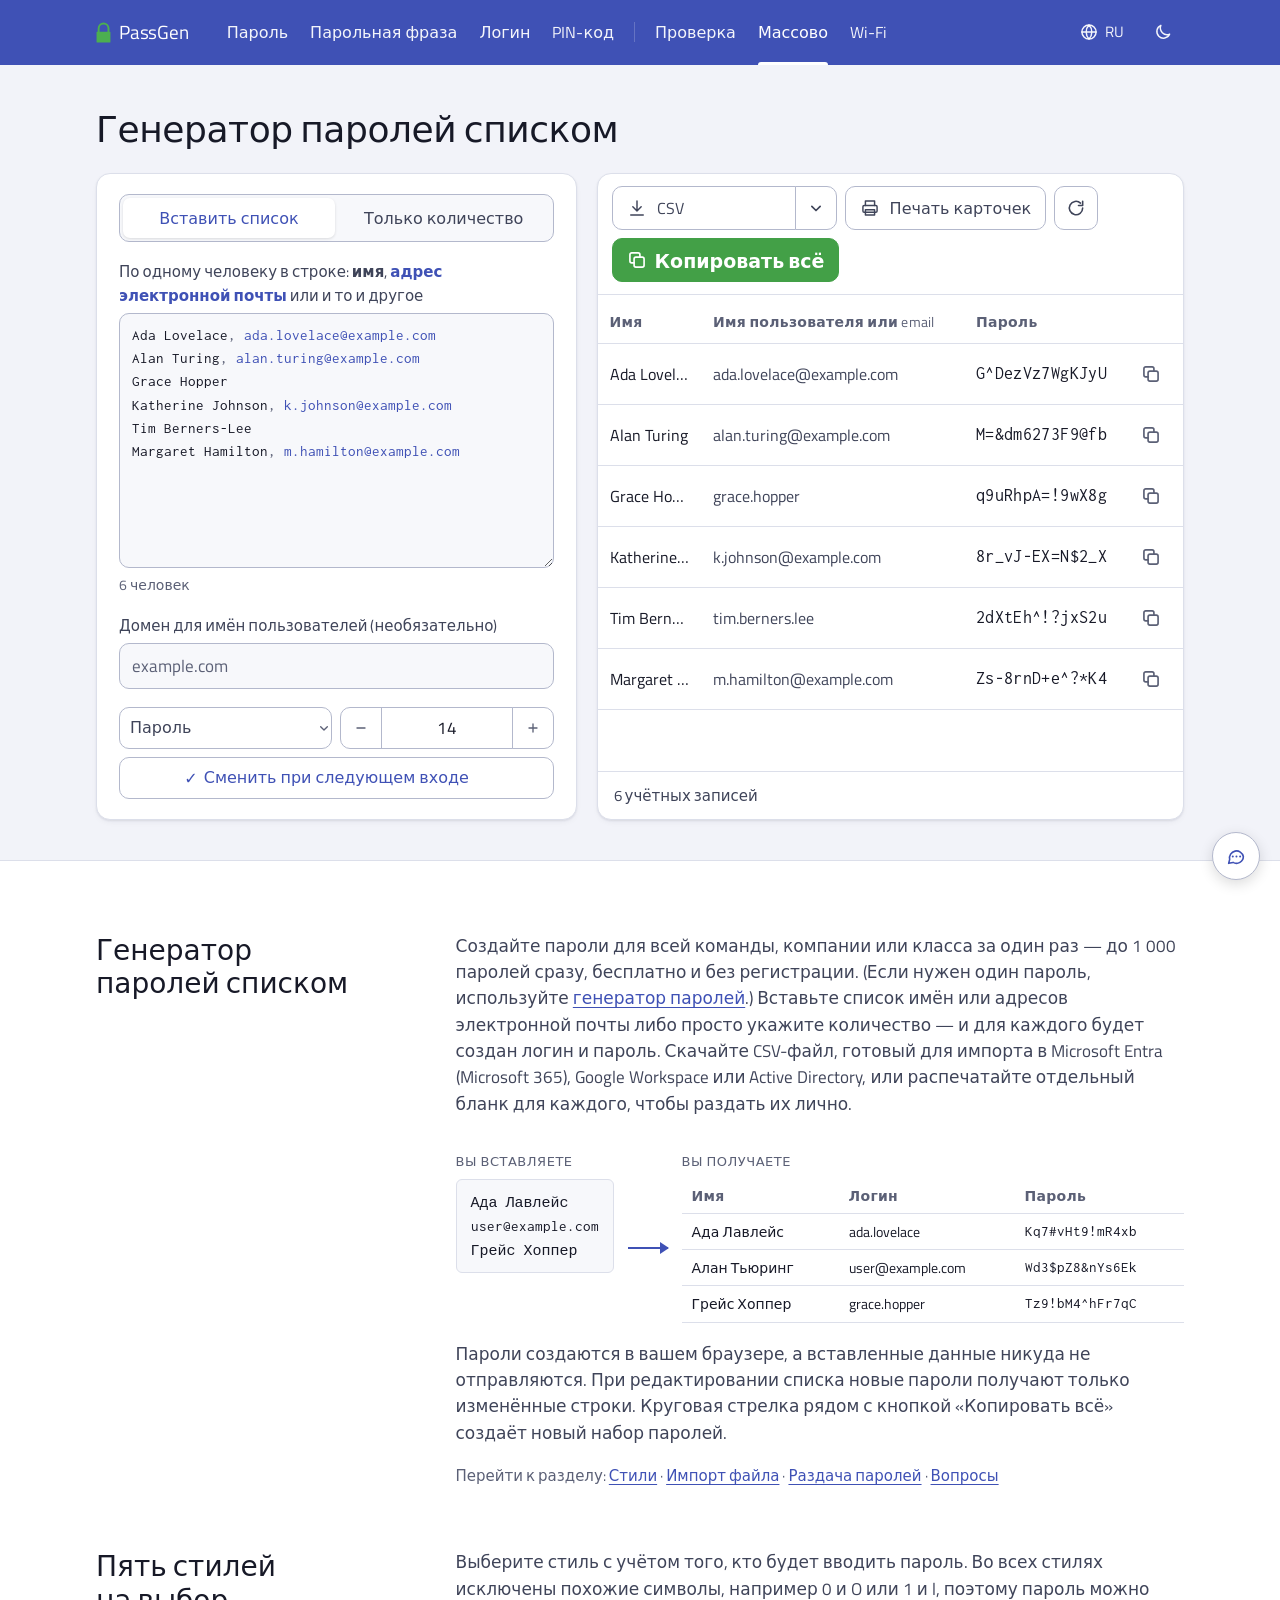
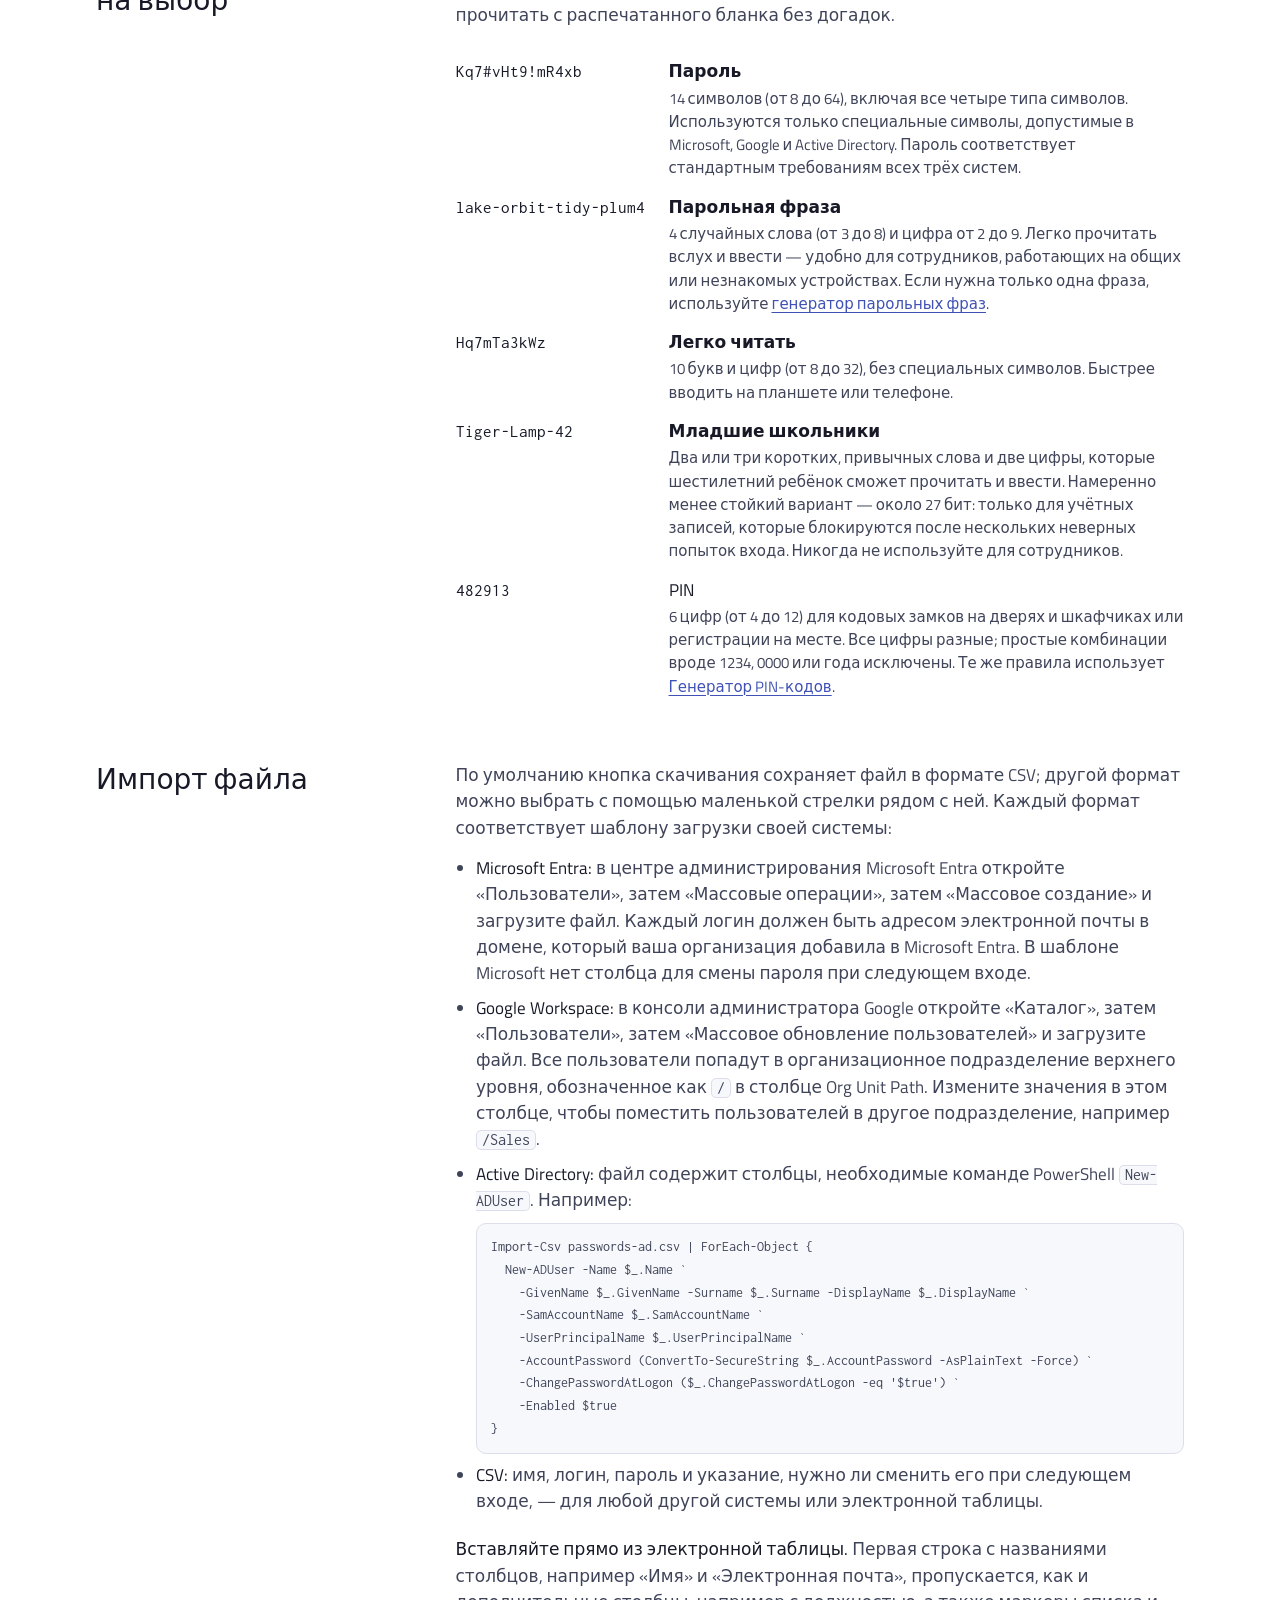
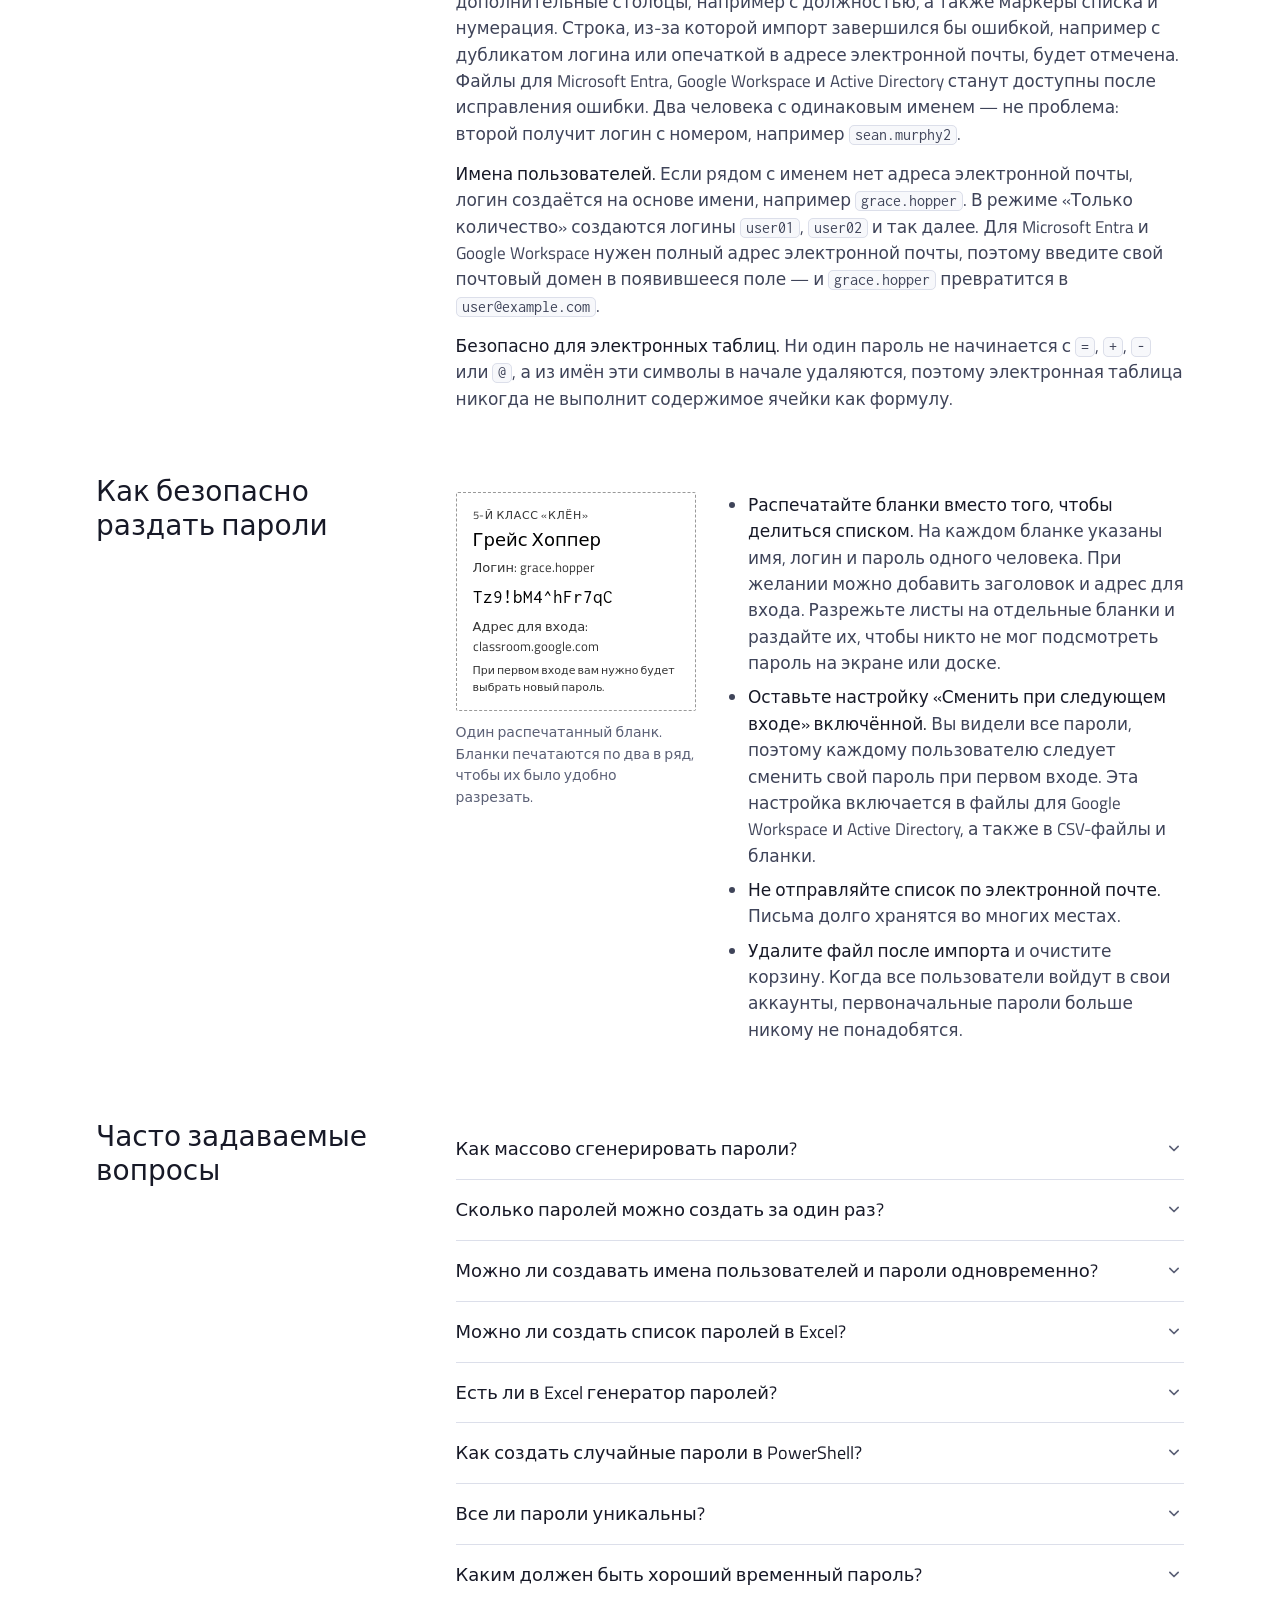
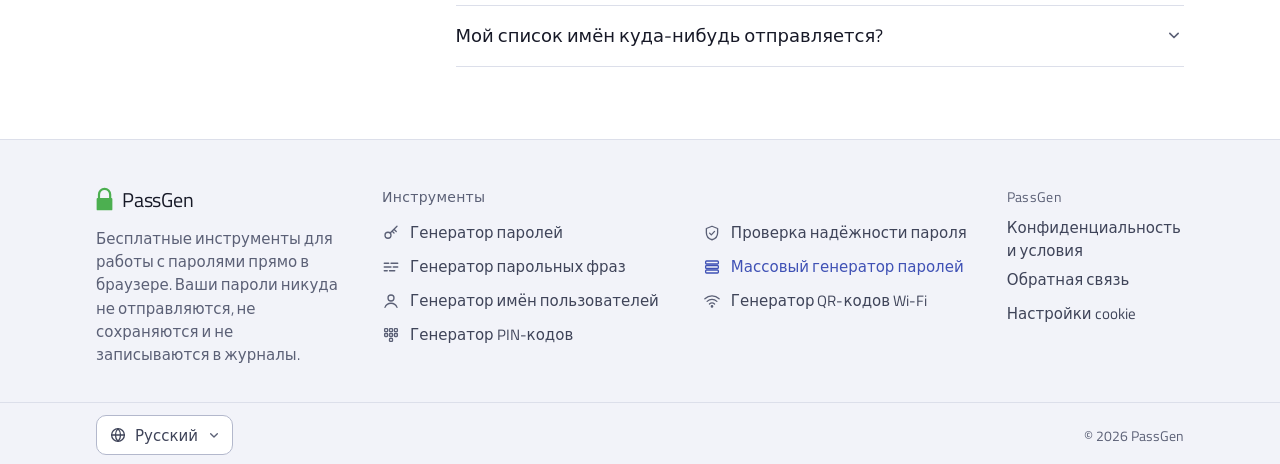
<file: ru/bulk/index.html>
<!doctype html> <html lang="ru" data-lang="ru"> <head> <meta charset="utf-8"><meta http-equiv="Content-Security-Policy" content="default-src 'self'; script-src 'self' 'unsafe-inline'; style-src 'self' 'unsafe-inline'; img-src 'self' data:; font-src 'self'; connect-src 'self' https://api.pwnedpasswords.com; frame-src 'none'; object-src 'none';"> <meta name="viewport" content="width=device-width,initial-scale=1"> <title>Генератор паролей списком — CSV и печать | PassGen</title> <meta name="description" content="Генератор паролей списком: вставьте до 1000 имён/email — каждому пароль. CSV для Microsoft Entra, Google Workspace, Active Directory или печать карточек."> <link rel="preload" href="/assets/fonts/inconsolata-latin.woff2" as="font" type="font/woff2" crossorigin> <link rel="preload" href="/assets/fonts/titillium-latin.woff2" as="font" type="font/woff2" crossorigin> <style>@font-face { font-family: "Titillium Web"; font-style: normal; font-weight: 400; font-display: swap; src: url("/assets/fonts/titillium-latin.woff2") format("woff2"); unicode-range: U+0-FF, U+131, U+152-153, U+2BB-2BC, U+2C6, U+2DA, U+2DC, U+304, U+308, U+329, U+2000-206F, U+20AC, U+2122, U+2191, U+2193, U+2212, U+2215, U+FEFF, U+FFFD; }@font-face { font-family: "Titillium Web"; font-style: normal; font-weight: 400; font-display: swap; src: url("/assets/fonts/titillium-latin-ext.woff2") format("woff2"); unicode-range: U+100-2BA, U+2BD-2C5, U+2C7-2CC, U+2CE-2D7, U+2DD-2FF, U+304, U+308, U+329, U+1D00-1DBF, U+1E00-1E9F, U+1EF2-1EFF, U+2020, U+20A0-20AB, U+20AD-20C0, U+2113, U+2C60-2C7F, U+A720-A7FF; }@font-face { font-family: Inconsolata; font-style: normal; font-weight: 400; font-display: block; src: url("/assets/fonts/inconsolata-latin.woff2") format("woff2"); unicode-range: U+0-FF, U+131, U+152-153, U+2BB-2BC, U+2C6, U+2DA, U+2DC, U+304, U+308, U+329, U+2000-206F, U+20AC, U+2122, U+2191, U+2193, U+2212, U+2215, U+FEFF, U+FFFD; }@font-face { font-family: Inconsolata; font-style: normal; font-weight: 400; font-display: block; src: url("/assets/fonts/inconsolata-latin-ext.woff2") format("woff2"); unicode-range: U+100-2BA, U+2BD-2C5, U+2C7-2CC, U+2CE-2D7, U+2DD-2FF, U+304, U+308, U+329, U+1D00-1DBF, U+1E00-1E9F, U+1EF2-1EFF, U+2020, U+20A0-20AB, U+20AD-20C0, U+2113, U+2C60-2C7F, U+A720-A7FF; }:root { color-scheme: light; --bg: #ffffff; --band: #f2f3f9; --slab: #ffffff; --sunk: #f7f8fb; --line: #dcdfea; --line-strong: #b3b8cc; --box: #767b90; --ink: #171927; --ink-2: #3f4459; --muted: #5b6076; --brand: #3F51B5; --brand-ink: #3F51B5; --brand-fill: #3F51B5; --brand-soft: #e8eaf6; --brand-line: #9aa4dc; --on-brand: #ffffff; --go: #4CAF50; --go-hover: #5cbb60; --go-ink: #0c2310; --sel: #c5cae9; --sel-ink: #171927; --s-weak: #c62828; --s-fair: #a86400; --s-strong: #3F51B5; --s-vstrong: #2e7d32; --s-empty: #dcdfea; --shadow: 0 1px 2px rgb(23 27 60 / .07),0 3px 8px -4px rgb(23 27 60 / .12); --pop-shadow: 0 10px 20px -8px rgb(23 27 60 / .28),0 2px 6px rgb(23 27 60 / .08); --scrim: rgb(15 17 30 / .38); --ui: "Titillium Web",system-ui,-apple-system,"Segoe UI",Roboto,"Noto Sans",sans-serif; --mono: "Inconsolata",ui-monospace,"SFMono-Regular",Menlo,Consolas,monospace; --r: 10px; --wrap: 880px; --wide: 1136px; --gutter: 24px; }@media (prefers-color-scheme: dark){:root:not([data-theme="light"]) { color-scheme: dark; --bg: #141518; --band: #1b1c21; --slab: #24262d; --sunk: #1e1f25; --line: #33363f; --line-strong: #4d515e; --box: #8a8fa0; --ink: #eceef3; --ink-2: #c6c9d4; --muted: #a3a7b6; --brand-ink: #82b1ff; --brand-fill: #4a5fd0; --brand-soft: #262d4d; --brand-line: #5465c4; --on-brand: #ffffff; --go: #4CAF50; --go-hover: #5cbb60; --go-ink: #0c2310; --sel: #3949ab; --sel-ink: #ffffff; --s-weak: #ef5350; --s-fair: #ffb300; --s-strong: #82b1ff; --s-vstrong: #66bb6a; --s-empty: #393c46; --shadow: 0 1px 2px rgb(0 0 0 / .3),0 3px 8px -4px rgb(0 0 0 / .4); --pop-shadow: 0 10px 20px -8px rgb(0 0 0 / .7),0 2px 6px rgb(0 0 0 / .3); --scrim: rgb(0 0 0 / .55); }}:root[data-theme="dark"] { color-scheme: dark; --bg: #141518; --band: #1b1c21; --slab: #24262d; --sunk: #1e1f25; --line: #33363f; --line-strong: #4d515e; --box: #8a8fa0; --ink: #eceef3; --ink-2: #c6c9d4; --muted: #a3a7b6; --brand-ink: #82b1ff; --brand-fill: #4a5fd0; --brand-soft: #262d4d; --brand-line: #5465c4; --on-brand: #ffffff; --go: #4CAF50; --go-hover: #5cbb60; --go-ink: #0c2310; --sel: #3949ab; --sel-ink: #ffffff; --s-weak: #ef5350; --s-fair: #ffb300; --s-strong: #82b1ff; --s-vstrong: #66bb6a; --s-empty: #393c46; --shadow: 0 1px 2px rgb(0 0 0 / .3),0 3px 8px -4px rgb(0 0 0 / .4); --pop-shadow: 0 10px 20px -8px rgb(0 0 0 / .7),0 2px 6px rgb(0 0 0 / .3); --scrim: rgb(0 0 0 / .55); }*, ::before, ::after { box-sizing: border-box; }html { text-size-adjust: 100%; scrollbar-color: var(--line-strong) transparent; scroll-behavior: smooth; }@media (prefers-reduced-motion: reduce){html { scroll-behavior: auto; }}body { margin: 0px; background: var(--bg); color: var(--ink); font: 400 17px/1.55 var(--ui); font-synthesis: none; -webkit-font-smoothing: antialiased; }body { display: flex; flex-direction: column; min-height: 100dvh; }body > main { flex: 1 0 auto; }::selection { background: var(--sel); color: var(--sel-ink); }a { color: var(--brand-ink); text-underline-offset: 0.2em; text-decoration-thickness: 1px; }a:hover { text-decoration-thickness: 2px; }button, input, select, textarea { font: inherit; color: inherit; }button { cursor: pointer; }:focus-visible { outline: 2px solid var(--brand-ink); outline-offset: 2px; border-radius: 6px; }.ico { width: 20px; height: 20px; flex: 0 0 auto; display: block; }.sr { width: 1px; height: 1px; overflow: hidden; clip: rect(0px, 0px, 0px, 0px); white-space: nowrap; position: absolute !important; }h1, h2, h3 { font-weight: 400; margin: 0px; text-wrap: balance; }.top { background: var(--band); border-bottom: 1px solid var(--line); }.top-in { max-width: var(--wide); margin: 0px auto; padding: 0 var(--gutter); height: 64px; display: flex; align-items: center; gap: 28px; }.brand { display: flex; align-items: center; gap: 10px; color: var(--ink); text-decoration: none; font-size: 22px; letter-spacing: -0.01em; flex: 0 0 auto; }.brand:hover { text-decoration: none; }.brand svg { width: 30px; height: 30px; }.tools { display: flex; align-self: stretch; gap: 2px; flex: 1 1 0%; min-width: 0px; }.tools a { position: relative; display: flex; align-items: center; gap: 8px; padding: 0px 13px; color: var(--ink-2); text-decoration: none; font-size: 16px; white-space: nowrap; }.tools a .ico { width: 18px; height: 18px; color: var(--muted); }.tools a:hover { color: var(--ink); }.tools a[aria-current="page"] { color: var(--brand-ink); }.tools a[aria-current="page"] .ico { color: var(--brand-ink); }.tools a[aria-current="page"]::after { content: ""; position: absolute; inset-inline: 10px; bottom: -1px; height: 3px; border-radius: 3px 3px 0px 0px; background: var(--brand-ink); }.tools .sep { width: 1px; background: var(--line); margin: 22px 8px; }.top-actions { display: flex; align-items: center; gap: 6px; flex: 0 0 auto; }.top-actions .menu-btn { display: none; }.icon-btn { display: inline-flex; align-items: center; justify-content: center; gap: 6px; height: 40px; min-width: 40px; padding: 0px 10px; border-radius: var(--r); border: 1px solid transparent; background: transparent; color: var(--ink-2); }.icon-btn:hover { background: var(--slab); border-color: var(--line); }.lang-btn .code { font-size: 15px; letter-spacing: 0.04em; }.band { background: var(--band); border-bottom: 1px solid var(--line); }.band-in { max-width: var(--wrap); margin: 0px auto; padding: 44px var(--gutter) 40px; }.title { display: flex; flex-wrap: wrap; align-items: baseline; justify-content: space-between; gap: 6px 24px; }h1 { font-size: 36px; line-height: 1.12; letter-spacing: -0.012em; color: var(--ink); }.recipe { display: flex; flex-wrap: wrap; gap: 8px; margin: 24px 0px 14px; padding: 0px; list-style: none; }.chip { display: inline-flex; align-items: center; gap: 8px; height: 42px; padding: 0px 14px; border-radius: var(--r); border: 1px solid var(--line-strong); background: var(--slab); color: var(--ink-2); font-size: 16px; white-space: nowrap; transition: background-color 0.15s, border-color 0.15s, color 0.15s; }.chip:hover { border-color: var(--brand-line); color: var(--ink); }.chip .ico { width: 16px; height: 16px; color: var(--muted); transition: transform 0.2s cubic-bezier(0.2, 0.8, 0.2, 1); }.chip .val { color: var(--ink); }.chip[aria-pressed="true"] { background: var(--brand-soft); border-color: var(--brand-line); color: var(--brand-ink); }@keyframes nope { 
  20%, 60% { transform: translateX(-4px); }
  40%, 80% { transform: translateX(4px); }
}.recipe li { display: flex; }.recipe li > .chip { flex: 1 1 0%; justify-content: center; }.slab { background: var(--slab); border: 1px solid var(--line); border-radius: 14px; box-shadow: var(--shadow); }.row-copy { width: 40px; height: 40px; display: grid; place-items: center; border-radius: 8px; border: 1px solid transparent; background: none; color: var(--muted); }.row-copy:hover { border-color: var(--line); color: var(--ink); }.btn { display: inline-flex; align-items: center; justify-content: center; gap: 10px; height: 52px; padding: 0px 22px; border-radius: var(--r); border: 1px solid var(--line-strong); background: var(--slab); color: var(--ink); font-size: 18px; white-space: nowrap; transition: background-color 0.15s, border-color 0.15s, transform 0.1s; }.btn:active { transform: translateY(1px); }.btn .ico { width: 20px; height: 20px; }.btn-icon { width: 52px; padding: 0px; color: var(--ink-2); }.btn-icon:hover { border-color: var(--brand-line); color: var(--brand-ink); }.btn-icon .ico { transition: transform 0.45s cubic-bezier(0.2, 0.8, 0.2, 1); }.btn-go { background: var(--go); border-color: var(--go); color: var(--go-ink); min-width: 132px; }.btn-go:hover { background: var(--go-hover); border-color: var(--go-hover); }.btn-go .labels { display: grid; }.btn-go .labels > span { grid-area: 1 / 1; transition: opacity 0.15s; }.btn-go .labels > span[hidden] { display: block; visibility: hidden; opacity: 0; }.btn-go .ic-wrap { display: grid; width: 20px; height: 20px; }.btn-go .ic-wrap svg { width: 20px; height: 20px; grid-area: 1 / 1; transition: opacity 0.15s, transform 0.25s cubic-bezier(0.2, 0.8, 0.2, 1); }.btn-go .ic-done { opacity: 0; transform: scale(0.5); }.btn-quiet { height: 44px; font-size: 16px; padding: 0px 14px; color: var(--ink-2); }.btn-quiet:hover { border-color: var(--brand-line); color: var(--brand-ink); }.foot-sp { flex: 1 1 0%; }.btn:disabled { opacity: 0.5; cursor: not-allowed; }.bulk-in { max-width: var(--wide); }.bulk { display: grid; grid-template-columns: 340px minmax(0px, 1fr); gap: 20px; margin-top: 24px; align-items: start; }.bulk-form { padding: 18px; display: grid; gap: 18px; }.lab { display: block; font-size: 15px; color: var(--ink-2); margin: 0px 0px 6px; }.seg { display: grid; grid-template-columns: 1fr 1fr; border: 1px solid var(--line-strong); border-radius: var(--r); padding: 3px; gap: 3px; background: var(--sunk); }.seg label { position: relative; }.seg input { position: absolute; opacity: 0; inset: 0px; margin: 0px; cursor: pointer; }.seg span { display: flex; align-items: center; justify-content: center; height: 40px; border-radius: 7px; color: var(--ink-2); font-size: 16px; transition: background-color 0.15s, color 0.15s; }.seg input:checked + span { background: var(--slab); color: var(--brand-ink); box-shadow: rgba(0, 0, 0, 0.12) 0px 1px 3px; }.seg input:focus-visible + span { outline: 2px solid var(--brand-ink); outline-offset: 1px; }textarea { width: 100%; border: 1px solid var(--line-strong); border-radius: var(--r); background: var(--sunk); padding: 10px 12px; font: 15px/1.55 var(--mono); color: var(--ink); resize: vertical; min-height: 170px; }.mode-list .hint { margin-top: 6px; }.bulk-out { min-width: 0px; overflow: hidden; }.bulk-bar { display: flex; flex-wrap: wrap; gap: 8px; align-items: center; padding: 12px 14px; border-bottom: 1px solid var(--line); }.btn-sm { height: 44px; font-size: 16px; min-width: 0px; padding: 0px 14px; gap: 8px; }.tbl-wrap { max-height: 470px; overflow: auto; }.bulk-tbl { margin: 0px; }.bulk-tbl th { position: sticky; top: 0px; background: var(--slab); z-index: 1; }.bulk-tbl th, .bulk-tbl td { padding: 6px 14px; }.bulk-tbl td { color: var(--ink-2); white-space: nowrap; }.bulk-tbl .c-pw { color: var(--ink); font-size: 18px; letter-spacing: 0.02em; }.bulk-tbl .c-copy { width: 56px; text-align: end; }.bulk-note { display: flex; gap: 8px; align-items: center; margin: 0px; padding: 12px 16px; border-top: 1px solid var(--line); color: var(--muted); font-size: 15px; }@starting-style {
  .pop:popover-open { opacity: 0; transform: translateY(-4px); }
}.picks { display: flex; flex-wrap: wrap; gap: 6px; margin-top: 10px; }.pick { min-width: 48px; height: 38px; padding: 0px 10px; border-radius: 8px; border: 1px solid var(--line); background: var(--sunk); color: var(--ink-2); font-variant-numeric: tabular-nums; }.pick:hover { border-color: var(--brand-line); color: var(--ink); }.pick[aria-pressed="true"] { background: var(--brand-fill); border-color: var(--brand-fill); color: var(--on-brand); }.hint { font-size: 14px; color: var(--muted); margin: 10px 0px 0px; }.opt code, .pop code, .mono { font-family: var(--mono); font-size: 15px; color: var(--muted); letter-spacing: 0.04em; word-break: break-all; }.guide { max-width: var(--wrap); margin: 0px auto; padding: 24px var(--gutter) 72px; }.guide section { max-width: 68ch; padding-top: 48px; }.guide h2 { font-size: 28px; line-height: 1.2; margin-bottom: 12px; color: var(--ink); }.guide p, .guide li { color: var(--ink-2); }.guide p { margin: 0px 0px 14px; }.tbl { width: 100%; border-collapse: collapse; font-variant-numeric: tabular-nums; font-size: 16px; margin-top: 6px; }.tbl th, .tbl td { text-align: start; padding: 10px 12px; border-bottom: 1px solid var(--line); }.tbl th { color: var(--muted); font-size: 14px; letter-spacing: 0.02em; }.tbl td:first-child { color: var(--ink); }.fb-fab { transition: opacity 0.2s, transform 0.2s; }@keyframes rise { 
  0% { opacity: 0; transform: translateY(8px); }
}.input, .select { height: 46px; border: 1px solid var(--line-strong); border-radius: var(--r); background: var(--sunk); padding: 0px 12px; width: 100%; }.input::placeholder, textarea::placeholder { color: var(--muted); }.input:focus, .select:focus, textarea:focus { outline: none; border-color: var(--brand-ink); box-shadow: 0 0 0 1px var(--brand-ink); }.toast { position: fixed; left: 50%; bottom: 24px; transform: translate(-50%, 16px); background: var(--ink); color: var(--bg); padding: 10px 16px; border-radius: 10px; font-size: 15px; opacity: 0; pointer-events: none; transition: opacity 0.18s, transform 0.25s cubic-bezier(0.2, 0.8, 0.2, 1); z-index: 50; max-width: calc(-32px + 100vw); }.print-only { display: none; }@media print{body > :not(.print-only) { display: none !important; }.print-only { display: block !important; }}@media (max-width: 1120px){.tools a .ico { display: none; }.tools a { padding: 0px 10px; }}@media (max-width: 999px){.recipe { margin: 18px 0px 12px; gap: 6px; display: grid; grid-template-columns: repeat(12, minmax(0px, 1fr)); grid-auto-flow: dense; }.recipe > li { grid-column: span 4; }.recipe .r-words { grid-column: span 5; }.recipe .r-sep { grid-column: span 7; }}@media (max-width: 860px){:root { --gutter: 16px; }.top-in { display: grid; grid-template-columns: minmax(0px, 1fr) auto; height: auto; padding: 0px; gap: 0px; }.brand { font-size: 20px; height: 56px; padding-inline: 16px; }.brand svg { width: 26px; height: 26px; }.top-actions { padding-inline-end: 8px; grid-area: 1 / 2; }.top-actions .menu-btn { display: inline-flex; }.tools { grid-area: 2 / 1 / auto / -1; border-top: 1px solid var(--line); overflow-x: auto; scrollbar-width: none; height: 48px; padding: 0px 8px; scroll-snap-type: x; mask-image: linear-gradient(90deg, rgb(0, 0, 0) 88%, transparent); }[dir="rtl"] .tools { mask-image: linear-gradient(270deg, rgb(0, 0, 0) 88%, transparent); }.tools::-webkit-scrollbar { display: none; }.tools a { padding: 0px 12px; scroll-snap-align: start; }.tools a .ico { display: block; }.tools .sep { margin: 14px 4px; }.band-in { padding: 24px var(--gutter) 28px; }h1 { font-size: 28px; }.title { display: block; }.bulk { grid-template-columns: 1fr; }.bulk-tbl thead { display: none; }.bulk-tbl tr { display: grid; grid-template-columns: minmax(0px, 1fr) 48px; grid-template-areas: "n c" "u c" "p c"; padding: 10px 14px; border-bottom: 1px solid var(--line); }.bulk-tbl td { border: 0px; padding: 0px; white-space: normal; overflow-wrap: anywhere; }.bulk-tbl .c-name { grid-area: n; color: var(--ink); }.bulk-tbl .c-user { grid-area: u; font-size: 15px; }.bulk-tbl .c-pw { grid-area: p; margin-top: 2px; }.bulk-tbl .c-copy { grid-area: c; align-self: center; width: auto; }.chip { height: 42px; padding: 0px 10px; font-size: 15px; gap: 7px; }.btn-go { width: 100%; }.guide section { padding-top: 36px; }.guide h2 { font-size: 24px; }@starting-style {
  .pop:not(.pop-info):popover-open { transform: translateY(24px); }
}@starting-style {
  .pop.pop-full:popover-open, .lang-pop:popover-open { transform: none; opacity: 0; }
}}@media (prefers-reduced-motion: reduce){*, ::before, ::after { animation-duration: 0.01ms !important; animation-iteration-count: 1 !important; transition-duration: 0.01ms !important; }}:root[data-theme="dark"] .theme-btn .ic-moon, :root:not([data-theme="dark"]) .theme-btn .ic-sun { display: none; }:root.theme-switching, :root.theme-switching *, :root.theme-switching ::before, :root.theme-switching ::after { transition: none !important; }:root:not([data-theme="dark"]) .top { --band: #3F51B5; --line: rgb(255 255 255 / .2); --line-strong: rgb(255 255 255 / .5); --ink: #ffffff; --ink-2: rgb(255 255 255 / .94); --muted: rgb(255 255 255 / .84); --brand-ink: #ffffff; --brand-fill: #ffffff; --brand-soft: rgb(255 255 255 / .16); --brand-line: rgb(255 255 255 / .75); --on-brand: #3F51B5; --box: rgb(255 255 255 / .8); border-bottom-color: transparent; }:root:not([data-theme="dark"]) .top .icon-btn:hover { background: rgba(255, 255, 255, 0.12); border-color: transparent; }:root:not([data-theme="dark"]) .top .pop, :root:not([data-theme="dark"]) .top dialog { --line: #dcdfea; --line-strong: #b3b8cc; --ink: #171927; --ink-2: #3f4459; --muted: #5b6076; --brand-ink: #3F51B5; --brand-fill: #3F51B5; --brand-soft: #e8eaf6; --brand-line: #9aa4dc; --on-brand: #ffffff; --box: #767b90; }@font-face { font-family: "PG Bold"; font-style: normal; font-weight: 700; font-display: swap; src: url("/assets/fonts/titillium-700-latin.woff2") format("woff2"); unicode-range: U+0-FF, U+131, U+152-153, U+2BB-2BC, U+2C6, U+2DA, U+2DC, U+304, U+308, U+329, U+2000-206F, U+20AC, U+2122, U+2191, U+2193, U+2212, U+2215, U+FEFF, U+FFFD; }@font-face { font-family: "PG Bold"; font-style: normal; font-weight: 700; font-display: swap; src: url("/assets/fonts/titillium-700-latin-ext.woff2") format("woff2"); unicode-range: U+100-2BA, U+2BD-2C5, U+2C7-2CC, U+2CE-2D7, U+2DD-2FF, U+304, U+308, U+329, U+1D00-1DBF, U+1E00-1E9F, U+1EF2-1EFF, U+2020, U+20A0-20AB, U+20AD-20C0, U+2113, U+2C60-2C7F, U+A720-A7FF; }html[data-theme]:root { --go: #43A047; --go-hover: #3B9440; --go-ink: #ffffff; }.btn-go { font-size: 19px; font-family: "PG Bold", "Titillium Web", system-ui, sans-serif; font-weight: 700; }.brand .lock { width: 17px; height: 24px; flex: 0 0 auto; }.brand { gap: 9px; }.top { position: sticky; top: calc(var(--hdr-h, 64px) * -1); z-index: 40; }@keyframes hdr-in { 
  0% { transform: translateY(-100%); }
  100% { transform: none; }
}.guide section[id] { scroll-margin-top: -24px; }@media (max-width: 860px){.guide section[id] { scroll-margin-top: -12px; }}html[data-theme]:root { --s-strong: #689F38; }html[data-theme="dark"]:root { --s-strong: #9CCC65; }@media (min-width: 1000px){.guide { max-width: var(--wide); }.guide section { max-width: none; display: grid; grid-template-columns: minmax(0px, 1fr) minmax(0px, 2.4fr); column-gap: 56px; }.guide section > * { grid-column: 2; }.guide section > h2 { grid-area: 1 / 1 / span 40; align-self: start; }.recipe { gap: 6px; }.recipe .chip { padding-inline: 12px; }}@media (min-width: 1000px){.recipe { gap: 5px; }.recipe .chip { padding-inline: 10px; }}@media (min-width: 1000px){.recipe { gap: 4px; }}@media (min-width: 1000px){.recipe:not(.compact) { justify-content: space-between; }}@media (min-width: 1000px){:root.tool-wide .band-in:not(.bulk-in) { padding-inline: var(--gutter); }}@media (min-width: 1000px){.recipe:not(.compact) { justify-content: flex-start; }.recipe:not(.compact) > li > .chip { width: 100%; }}.recipe .split { display: flex; flex: 1 1 0%; min-width: 0px; }.recipe .split > .chip:first-child { flex: 1 1 0%; border-start-end-radius: 0px; border-end-end-radius: 0px; }.recipe .len-split { display: flex; flex: 1 1 0%; min-width: 0px; }.recipe .len-split > .chip { border-radius: 0px; margin-inline-start: -1px; justify-content: center; }.recipe .len-split > .chip:first-child { margin-inline-start: 0px; border-start-start-radius: var(--r); border-end-start-radius: var(--r); }.recipe .len-split > .chip:last-child { border-start-end-radius: var(--r); border-end-end-radius: var(--r); }.recipe .len-split .step { flex: 0 0 auto; width: 38px; padding: 0px; color: var(--ink-2); }.recipe .len-split .step .ico { width: 16px; height: 16px; }.recipe .len-split .step:disabled { color: var(--line-strong); cursor: default; }.recipe .len-split .len-num { flex: 1 1 0%; min-width: 0px; padding-inline: 6px; cursor: default; font-variant-numeric: tabular-nums; font-size: 17px; color: var(--ink); }.recipe .len-split .len-num:hover { border-color: var(--line-strong); }.recipe .len-split > .chip.step:first-child { flex: 0 0 auto; }.recipe .len-split > .chip.step { flex: 0 0 auto; }@media (hover: hover) and (pointer: fine){:root.scrubbing, :root.scrubbing * { cursor: ew-resize !important; user-select: none; }}.recipe .split > .chip:first-child { justify-content: center; }.btn-icon .ico { transition: none; }@keyframes pg-turn { 
  0% { transform: rotate(0deg); }
  100% { transform: rotate(360deg); }
}.recipe.pp-row .opt-tog .opt-ch { font-size: 17px; letter-spacing: 0.04em; }.recipe.pp-row .len-split .len-num { flex: 0 0 auto; width: 3.4ch; padding-inline: 4px; font-size: 17px; color: var(--ink); cursor: default; }@media (min-width: 1000px){.recipe.pp-row { gap: 6px; }.recipe.pp-row:not(.compact) > li:not(.gap):not(.r-words) { flex: 1 1 auto; }.recipe.pp-row:not(.compact) > li.r-words { flex: 0 0 auto; }.recipe.pp-row .len-split { flex: 0 0 auto; }}@media (max-width: 999px){.recipe.pp-row { grid-template-columns: repeat(24, minmax(0px, 1fr)); }.recipe.pp-row > li.r-words { grid-column: span 10; }.recipe.pp-row > li.r-sep { grid-column: span 14; }.recipe.pp-row .len-split .step { width: 44px; }.recipe.pp-row .len-split .len-num { flex: 1 1 0%; }}.stack { display: inline-grid; justify-items: center; }.stack > * { grid-area: 1 / 1; }.stack > .sizer { visibility: hidden; white-space: nowrap; }.stack { justify-items: start; }.recipe .chip:has(> .stack):has(> .chev) { justify-content: flex-start; }.recipe .chip:has(> .stack):has(> .chev) > .chev { margin-inline-start: auto; }.recipe.pp-row .len-split .len-num { width: auto; padding-inline: 14px; }.recipe.pp-row .len-split .len-num .stack { justify-items: center; }@media (max-width: 999px){.recipe.pp-row > li.r-words { grid-column: span 12; }.recipe.pp-row > li.r-sep { grid-column: span 12; }.recipe.pp-row .len-split .len-num { padding-inline: 6px; }}@media (max-width: 359px){.recipe.pp-row > li.r-words, .recipe.pp-row > li.r-sep, .recipe.pp-row > li.r-wl { grid-column: span 24; }}.recipe.pw-row .r-set .chip[aria-pressed="true"], .recipe.pw-row .look-tog[aria-pressed="true"], .recipe.pp-row .opt-tog[aria-pressed="true"], .recipe .chip.chip-more.on { background: var(--brand-soft); border-color: var(--brand-line); color: var(--brand-ink); }.recipe.pw-row .r-set .chip[aria-pressed="true"], .recipe.pw-row .look-tog[aria-pressed="true"], .recipe.pp-row .opt-tog[aria-pressed="true"], .recipe .chip.chip-more.on { background: color-mix(in srgb,var(--brand-fill) 17%,var(--slab)); border-color: color-mix(in srgb,var(--brand-fill) 60%,var(--slab)); }.recipe .r-set .chip[aria-pressed="true"], .recipe .look-tog[aria-pressed="true"], .recipe .opt-tog[aria-pressed="true"], .recipe .chip.chip-more.on, .recipe.pw-row .r-set .chip[aria-pressed="true"], .recipe.pw-row .look-tog[aria-pressed="true"], .recipe.pp-row .opt-tog[aria-pressed="true"], .recipe.pin-row .look-tog[aria-pressed="true"] { background: var(--slab); border-color: var(--line-strong); color: var(--brand-ink); box-shadow: inset 0 -3px 0 var(--brand-fill); }.recipe .r-set .chip[aria-pressed="true"] > span:not(.sr), .recipe .opt-tog[aria-pressed="true"] .opt-ch { color: var(--brand-ink); }.recipe .r-set .chip[aria-pressed="true"], .recipe .look-tog[aria-pressed="true"], .recipe .opt-tog[aria-pressed="true"], .recipe .chip.chip-more.on, .recipe.pw-row .r-set .chip[aria-pressed="true"], .recipe.pw-row .look-tog[aria-pressed="true"], .recipe.pp-row .opt-tog[aria-pressed="true"], .recipe.pin-row .look-tog[aria-pressed="true"] { background: var(--slab); border-color: var(--line-strong); color: var(--brand-ink); box-shadow: none; }.recipe .r-set .chip > span:not(.sr):not(.box)::before, .recipe .opt-tog .opt-ch::before, .recipe .look-tog.skip-words::before { content: "✓"; display: inline-block; width: 0.9em; margin-inline-end: 5px; font-family: var(--ui); font-weight: 400; color: transparent; text-decoration: none; }.recipe .r-set .chip[aria-pressed="true"] > span:not(.sr):not(.box)::before, .recipe .opt-tog[aria-pressed="true"] .opt-ch::before, .recipe .look-tog.skip-words[aria-pressed="true"]::before { color: var(--brand-fill); }.recipe .r-set .chip > span:not(.sr):not(.box), .recipe .opt-tog .opt-ch { position: relative; }.recipe .r-set .chip > span:not(.sr):not(.box)::before, .recipe .opt-tog .opt-ch::before { position: absolute; right: 100%; top: 50%; transform: translateY(-50%); width: auto; margin: 0px 6px 0px 0px; }.recipe .r-set .chip[aria-pressed="true"] > span:not(.sr):not(.box)::before, .recipe .opt-tog[aria-pressed="true"] .opt-ch::before, .recipe .look-tog.skip-words[aria-pressed="true"]::before { color: var(--brand-ink); }.recipe.pp-row .opt-tog { padding-inline: 26px; }.recipe .r-set .chip > span:not(.sr):not(.box)::before, .recipe .opt-tog .opt-ch::before { right: auto; inset-inline-end: 100%; margin: 0px; margin-inline-end: 6px; }.top-in .brand { font-size: 19px; gap: 8px; }.top-in .brand .lock { width: 15px; height: 21px; }@media (max-width: 999px){.top-in .brand { font-size: 18px; }.top-in .brand .lock { width: 14px; height: 20px; }}@media (min-width: 1000px){:root { --rail: 154px; }}@media (hover: hover) and (pointer: fine){.recipe.recipe.recipe :is(.r-set .chip, .look-tog, .opt-tog, .chip-more):hover { border-color: var(--brand-line); color: var(--brand-ink); background: color-mix(in srgb,var(--brand-fill) 7%,var(--slab)); }.recipe.recipe .len-split .step:hover, .recipe.recipe .len-split input.len-num:hover { border-color: var(--brand-line); color: var(--brand-ink); background: color-mix(in srgb,var(--brand-fill) 7%,var(--slab)); position: relative; z-index: 1; }.top-in .brand:hover { opacity: 0.85; }}@media (min-width: 1000px){.bulk { grid-template-columns: 300px minmax(0px, 1fr); }}.recipe.pp-row.bk-row { display: grid; grid-template-columns: minmax(0px, 1fr); gap: 8px; margin: 0px; }.recipe.pp-row.bk-row > li { grid-column: 1 / -1; flex: 0 0 auto; }.recipe.pp-row.bk-row .len-split { flex: 1 1 0%; }.recipe.pp-row.bk-row .len-split .len-num { flex: 1 1 0%; }.bulk-note .count { color: var(--ink-2); }@media (max-width: 999px){.recipe.pp-row.bk-row { grid-template-columns: minmax(0px, 1fr) minmax(0px, 1fr); }.recipe.pp-row.bk-row > li.r-sep, .recipe.pp-row.bk-row > li.r-words { grid-column: auto; }}.recipe.pp-row.bk-row .chip { justify-content: center; }.recipe.pp-row.bk-row .r-sep .chip { justify-content: space-between; }.recipe.pp-row.bk-row .len-split .step { width: 42px; }.recipe.pp-row.bk-row .len-split .len-num { padding-inline: 10px; }.recipe.pp-row.bk-row .opt-tog .opt-ch { font-size: 16px; letter-spacing: 0px; }.bulk-bar .split { display: inline-flex; }.bulk-bar .foot-sp { display: none; }.bulk-bar .btn-icon { width: 44px; height: 44px; }.bulk-bar .bk-dl #dl { border-start-end-radius: 0px; border-end-end-radius: 0px; }.bulk-bar .bk-dl .chip-more { border-start-start-radius: 0px; border-end-start-radius: 0px; margin-inline-start: -1px; padding-inline: 10px; }.bulk-bar .bk-dl .stack { justify-items: start; }@media (max-width: 999px){.bulk-bar { flex-wrap: wrap; row-gap: 8px; }.bulk-bar .bk-dl { order: 1; flex: 1 1 100%; display: flex; }.bulk-bar .bk-dl #dl { flex: 1 1 0%; }.bulk-bar #print { order: 2; padding-inline: 14px; }.bulk-bar #regen { order: 3; flex: 0 0 auto; }.bulk-bar #copyall { order: 4; flex: 1 1 0%; }}@media (max-width: 360px){.bulk-bar #print { font-size: 0px; gap: 0px; width: 44px; padding: 0px; flex: 0 0 auto; }}.bulk-bar.tight #print { font-size: 0px; gap: 0px; width: 44px; padding: 0px; flex: 0 0 auto; }@media (max-width: 999px){.bulk-bar .foot-sp { display: none; }.bulk-note .count { white-space: nowrap; }.bulk .tbl.bulk-tbl td { white-space: normal; }}@media (min-width: 861px){.bulk-tbl { width: 100%; }.tbl.bulk-tbl td.c-name, .tbl.bulk-tbl td.c-user { max-width: 0px; overflow: hidden; text-overflow: ellipsis; white-space: nowrap; }.bulk-tbl td.c-name { width: 45%; }.bulk-tbl td.c-user { width: 55%; }.bulk-tbl td.c-copy, .bulk-tbl th:nth-child(4) { width: 1%; }.bulk-tbl td.c-pw, .bulk-tbl th:nth-child(3) { width: 1%; white-space: nowrap; }.bulk .tbl.bulk-tbl td.c-pw { white-space: nowrap; word-break: normal; overflow-wrap: normal; }}@media (min-width: 1000px) and (max-width: 1199px){.bulk { grid-template-columns: 270px minmax(0px, 1fr); }}@media (min-width: 1000px){.band-in.bulk-in { max-width: var(--wide); margin-inline: auto; padding-inline: var(--gutter); }}@media (min-width: 1000px){.bulk { grid-template-columns: minmax(0px, 9fr) minmax(0px, 11fr); align-items: stretch; }.bulk-form { padding: 20px 22px; align-content: start; }.bulk-form > .mode-count .input { max-width: 200px; }.recipe.pp-row.bk-row { grid-template-columns: minmax(0px, 1fr) minmax(0px, 1fr); }.recipe.pp-row.bk-row > li.r-sep, .recipe.pp-row.bk-row > li.r-words { grid-column: auto; }.bulk-out { display: flex; flex-direction: column; }.bulk-out .tbl-wrap { flex: 1 1 0px; min-height: 240px; max-height: none; overflow: auto; }}@media (min-width: 1000px) and (max-width: 1199px){.bulk { grid-template-columns: minmax(0px, 2fr) minmax(0px, 3fr); }}.bulk .hl-field textarea { min-height: calc(254.5px); }.skip { position: absolute; left: 12px; top: -60px; z-index: 100; background: var(--slab); color: var(--ink); padding: 10px 14px; border-radius: 8px; box-shadow: rgba(0, 0, 0, 0.2) 0px 2px 10px; text-decoration: none; }.skip:focus { top: 12px; }main:focus { outline: none; }@media (max-width: 860px){.bulk .tbl-wrap { max-height: none; overflow: visible; }}.bulk-form .hint.warn { color: var(--s-weak); }.hl-field { position: relative; }.hl-field textarea { position: relative; z-index: 1; display: block; background: transparent; color: transparent; caret-color: var(--ink); }.hl-field textarea::selection { background: color-mix(in srgb,var(--brand-ink) 28%,transparent); color: transparent; }.hl-field .hl { position: absolute; inset: 0px; margin: 0px; border: 1px solid transparent; border-radius: var(--r); background: var(--sunk); padding: 10px 12px; font: 15px/1.55 var(--mono); white-space: pre; overflow: hidden; color: var(--ink); pointer-events: none; }.hl .e, .lab .hl-e { color: var(--brand-ink); }.hl .s { color: var(--muted); }.lab .hl-n, .lab .hl-e { font-family: "PG Bold", "Titillium Web", system-ui, sans-serif; font-weight: 700; }.hl-field .hl-tags { position: absolute; inset: 0px; z-index: 2; margin: 0px; border: 1px solid transparent; padding: 10px 12px; font: 15px/1.55 var(--mono); white-space: pre; overflow: hidden; pointer-events: none; text-align: end; }.people-sum { overflow: hidden; }.people-sum .sum-in { display: flex; flex-wrap: wrap; row-gap: 2px; margin-inline-start: -18px; }.people-sum .sum-in > span::before { content: "·"; display: inline-block; width: 18px; text-align: center; color: var(--muted); }@media (max-width: 520px){.recipe.pp-row.bk-row { grid-template-columns: minmax(0px, 1fr); }}.fb-fab { position: fixed; right: 20px; bottom: 20px; z-index: 40; width: 48px; height: 48px; border-radius: 50%; display: grid; place-items: center; background: var(--slab); color: var(--brand-ink); border: 1px solid var(--line-strong); box-shadow: rgba(0, 0, 0, 0.14) 0px 4px 14px; cursor: pointer; }.fb-fab:hover { border-color: var(--brand-ink); }.fb-fab .ico { width: 22px; height: 22px; }@media (max-width: 860px){.fb-fab { right: 12px; bottom: 12px; width: 44px; height: 44px; transition: transform 0.2s ease-out, opacity 0.2s; }.fb-fab.away { transform: translateY(72px); opacity: 0; pointer-events: none; }}@media (prefers-reduced-motion: reduce){.fb-fab { transition: none; }}:root[data-theme="dark"] #result { --pp-dig: #ff9e9e; --pp-dig-sel: #ff9e9e; --pp-sym: #ff9e9e; --pp-sel: #2f3b80; --pp-sym-sel: #ff9e9e; --pp-warn: #ff7b74; --pp-alt: var(--brand-ink); }@media (prefers-color-scheme: dark){:root:not([data-theme="light"]) #result { --pp-dig: #ff9e9e; --pp-dig-sel: #ff9e9e; --pp-sym: #ff9e9e; --pp-sel: #2f3b80; --pp-sym-sel: #ff9e9e; --pp-warn: #ff7b74; --pp-alt: var(--brand-ink); }}:root[data-theme="dark"] #result { --pw-dig: #82b1ff; --pw-sym: #81c784; --pw-sym-sel: #81c784; }@media (prefers-color-scheme: dark){:root:not([data-theme="light"]) #result { --pw-dig: #82b1ff; --pw-sym: #81c784; --pw-sym-sel: #81c784; }}.guide code { font-family: var(--mono); font-size: 0.92em; background: var(--sunk); border: 1px solid var(--line); border-radius: 5px; padding: 1px 5px; }.guide pre { margin: 10px 0px 4px; padding: 12px 14px; background: var(--sunk); border: 1px solid var(--line); border-radius: var(--r); overflow-x: auto; font-size: 14px; line-height: 1.55; }.tbl td:nth-child(-n+3), .tbl th:nth-child(-n+3) { white-space: nowrap; }:root[data-theme="dark"] .tbl.tint td:has(.lv-1), :root[data-theme="dark"] .k-1::before { background: rgb(74, 36, 38); box-shadow: none; }:root[data-theme="dark"] .tbl.tint td:has(.lv-2), :root[data-theme="dark"] .k-2::before { background: rgb(74, 58, 28); box-shadow: none; }:root[data-theme="dark"] .tbl.tint td:has(.lv-3), :root[data-theme="dark"] .k-3::before { background: rgb(53, 65, 31); box-shadow: none; }:root[data-theme="dark"] .tbl.tint td:has(.lv-4), :root[data-theme="dark"] .k-4::before { background: rgb(31, 61, 36); box-shadow: none; }:root[data-theme="dark"] .jobs-wrap { --j-sym: #81c784; --j-pp-d: #ff9e9e; --j-pp-s: #ff9e9e; }@media (prefers-color-scheme: dark){:root:not([data-theme="light"]) .jobs-wrap { --j-sym: #81c784; --j-pp-d: #ff9e9e; --j-pp-s: #ff9e9e; }}.guide .flow2 { display: grid; grid-template-columns: max-content 40px minmax(0px, 1fr); gap: 0px 14px; align-items: start; margin: 20px 0px 18px; }.f-cap { display: block; font-size: 13px; letter-spacing: 0.04em; text-transform: uppercase; color: var(--muted); margin-bottom: 8px; }.guide .flow2 pre { margin: 0px; padding: 10px 14px; background: var(--sunk); border: 1px solid var(--line); border-radius: 6px; font-family: var(--mono); font-size: 15px; line-height: 1.6; color: var(--ink); }.f-arrow { align-self: center; height: 2px; background: var(--brand-ink); position: relative; margin-top: 22px; }.f-arrow::after { content: ""; position: absolute; right: -1px; top: -5px; border-top: 6px solid transparent; border-bottom: 6px solid transparent; border-image: none; border-left: 9px solid var(--brand-ink); border-right: 0px; }.guide .tbl.mini { margin: 0px; font-size: 14px; }.guide .tbl.mini th, .guide .tbl.mini td { padding: 6px 10px; white-space: nowrap; }.guide .tbl.mini code { background: none; border: 0px; padding: 0px; font-size: 15px; color: var(--ink); }@media (max-width: 760px){.guide .flow2 { grid-template-columns: minmax(0px, 1fr); gap: 0px; }.f-arrow { width: 2px; height: 28px; margin: 10px 0px 10px 24px; justify-self: start; }.f-arrow::after { right: -5px; top: auto; bottom: -2px; border-right: 6px solid transparent; border-left: 6px solid transparent; border-image: none; border-top: 9px solid var(--brand-ink); border-bottom: 0px; }.f-out { overflow-x: auto; }}@media (max-width: 460px){.guide .tbl.mini th:first-child, .guide .tbl.mini td:first-child { display: none; }.guide .tbl.mini th, .guide .tbl.mini td { padding: 6px 8px; }}@media (min-width:1121px){[data-lang="ru"] .tools a .ico{display:none}[data-lang="ru"] .tools a{padding:0 10px}}@media (min-width:861px) and (max-width:980px){[data-lang="ru"] .tools{overflow-x:auto;scrollbar-width:none;-webkit-mask-image:linear-gradient(to right,#000 92%,transparent);mask-image:linear-gradient(to right,#000 92%,transparent)}[data-lang="ru"] .tools::-webkit-scrollbar{display:none}}</style><link rel="preload" href="/assets/css/all.css?v=20261008" as="style"><link rel="stylesheet" href="/assets/css/all.css?v=20261008" media="print" id="pg-css"><noscript><link rel="stylesheet" href="/assets/css/all.css?v=20261008"></noscript><script>!function(){var e=document.documentElement,t=null,a=window.matchMedia&&matchMedia("(prefers-color-scheme: dark)");try{t=localStorage.getItem("theme")}catch(e){}e.dataset.theme="dark"===t||"light"===t?t:a&&a.matches?"dark":"light"}();</script>   <meta property="og:type" content="website"><meta property="og:title" content="Генератор паролей списком — CSV и печать | PassGen"><meta property="og:description" content="Генератор паролей списком: вставьте до 1000 имён/email — каждому пароль. CSV для Microsoft Entra, Google Workspace, Active Directory или печать карточек."><meta property="og:url" content="/ru/bulk/"><meta property="og:site_name" content="PassGen"><meta property="og:image" content="/assets/img/og-bulk.png?v=b695a7b8"><meta property="og:image:width" content="1200"><meta property="og:image:height" content="630"><meta property="og:image:alt" content="PassGen Bulk password generator"><meta property="og:locale" content="ru_RU"><meta name="twitter:card" content="summary_large_image"><meta name="twitter:title" content="Генератор паролей списком — CSV и печать | PassGen"><meta name="twitter:description" content="Генератор паролей списком: вставьте до 1000 имён/email — каждому пароль. CSV для Microsoft Entra, Google Workspace, Active Directory или печать карточек."><meta name="twitter:image" content="/assets/img/og-bulk.png?v=b695a7b8"><script type="application/ld+json">{"@context":"https://schema.org","@type":"WebApplication","name":"Массовый генератор паролей","url":"/ru/bulk/","description":"Генератор паролей списком: вставьте до 1000 имён/email — каждому пароль. CSV для Microsoft Entra, Google Workspace, Active Directory или печать карточек.","inLanguage":"ru","applicationCategory":"SecurityApplication","operatingSystem":"Any","browserRequirements":"Requires JavaScript","isAccessibleForFree":true,"offers":{"@type":"Offer","price":"0","priceCurrency":"USD"},"publisher":{"@type":"Organization","name":"PassGen","url":"/"}}</script><link rel="icon" href="/favicon.ico" sizes="48x48"><link rel="icon" type="image/svg+xml" href="/assets/img/icon.svg"><link rel="apple-touch-icon" href="/assets/img/apple-touch-icon.png"><meta name="theme-color" content="#3F51B5" media="(prefers-color-scheme: light)"><meta name="theme-color" content="#1b1c21" media="(prefers-color-scheme: dark)"><link rel="alternate" hreflang="ru" href="/ru/bulk/"><link rel="alternate" hreflang="en" href="/bulk/"></head> <body>  <a class="skip" href="#main">Перейти к инструменту</a><header class="top"><div class="top-in"><a class="brand" href="/ru/" aria-label="Главная страница PassGen"><svg class="lock" viewBox="-2 0 54 72" aria-hidden="true"><rect x="0" y="33" width="50" height="39" rx="3" fill="#4CAF50"/><path d="M7.5 34V21.5a17.75 17.75 0 0 1 35.5 0V34" fill="none" stroke="#4CAF50" stroke-width="7"/></svg><span>PassGen</span></a><nav class="tools" aria-label="Инструменты"><a href="/ru/" title="Генератор паролей"><svg class="ico" aria-hidden="true"><use href="/assets/icons.svg?v=20261008#i-key"/></svg><span>Пароль</span></a><a href="/ru/passphrase/" title="Генератор парольных фраз"><svg class="ico" aria-hidden="true"><use href="/assets/icons.svg?v=20261008#i-phrase"/></svg><span>Парольная фраза</span></a><a href="/ru/username/" title="Генератор имён пользователей"><svg class="ico" aria-hidden="true"><use href="/assets/icons.svg?v=20261008#i-user"/></svg><span>Логин</span></a><a href="/ru/pin/" title="Генератор PIN-кодов"><svg class="ico" aria-hidden="true"><use href="/assets/icons.svg?v=20261008#i-pin"/></svg><span>PIN-код</span></a><span class="sep" aria-hidden="true"></span><a href="/ru/check/" title="Проверка надёжности пароля"><svg class="ico" aria-hidden="true"><use href="/assets/icons.svg?v=20261008#i-check"/></svg><span>Проверка</span></a><a href="/ru/bulk/" aria-current="page" title="Массовый генератор паролей"><svg class="ico" aria-hidden="true"><use href="/assets/icons.svg?v=20261008#i-bulk"/></svg><span>Массово</span></a><a href="/ru/wifi/" title="Генератор QR-кодов Wi-Fi"><svg class="ico" aria-hidden="true"><use href="/assets/icons.svg?v=20261008#i-wifi"/></svg><span>Wi-Fi</span></a></nav><div class="top-actions"><button class="icon-btn lang-btn" popovertarget="lang-pop" aria-label="Язык: Русский"><svg class="ico" aria-hidden="true"><use href="/assets/icons.svg?v=20261008#i-globe"/></svg><span class="code">RU</span></button><button class="icon-btn theme-btn" type="button" aria-label="Переключиться на тёмную тему"><svg class="ico ic-moon" aria-hidden="true"><use href="/assets/icons.svg?v=20261008#i-moon"/></svg><svg class="ico ic-sun" aria-hidden="true"><use href="/assets/icons.svg?v=20261008#i-sun"/></svg></button><button class="icon-btn menu-btn" type="button" popovertarget="menu-pop" aria-label="Меню"><svg class="ico" aria-hidden="true"><use href="/assets/icons.svg?v=20261008#i-menu"/></svg></button></div></div></header><div class="pop lang-pop" id="lang-pop" popover><span class="grab" aria-hidden="true"></span><h3>Язык</h3><input class="filter" type="search" placeholder="Найти язык" aria-label="Найти язык"><ul class="lang-grid"><li data-en="Russian"><a href="/ru/bulk/" hreflang="ru" data-code="ru" lang="ru"><span>Русский</span><span class="c">RU</span></a></li><li data-en="English"><a href="/bulk/" hreflang="en" data-code="en" lang="en"><span>English</span><span class="c">EN</span></a></li></ul></div><div class="toast" role="status" aria-live="polite"></div><div class="sr" id="sr-status" role="status" aria-live="polite"></div> <main id="main" tabindex="-1"> <section class="band" aria-labelledby="h1"> <div class="band-in bulk-in"> <div class="title"> <h1 id="h1">Генератор паролей списком</h1> </div> <div class="bulk"> <form class="bulk-form slab" id="bulk-form"> <div class="seg" role="radiogroup" aria-label="Кому нужны пароли"> <label><input type="radio" name="mode" value="list" checked="checked"><span>Вставить список</span></label> <label><input type="radio" name="mode" value="count"><span>Только количество</span></label> </div> <div class="mode-list"> <label class="lab" for="people">По одному человеку в строке: <span class="hl-n">имя</span>, <span class="hl-e">адрес электронной почты</span> или и то и другое</label> <div class="hl-field"><div class="hl" id="people-hl" aria-hidden="true"></div><textarea id="people" rows="6" spellcheck="false" wrap="off">Ada Lovelace, ada.lovelace@example.com
Alan Turing, alan.turing@example.com
Grace Hopper
Katherine Johnson, k.johnson@example.com
Tim Berners-Lee
Margaret Hamilton, m.hamilton@example.com</textarea><div class="hl-tags" id="people-tags" aria-hidden="true"></div></div> <p class="hint people-sum" id="people-sum" aria-live="polite" hidden></p> </div> <div class="mode-count" hidden> <label class="lab" for="count-in">Количество от 1 до 1 000</label> <input class="input" id="count-in" type="text" inputmode="numeric" autocomplete="off" maxlength="5" value="25"> <div class="picks" id="count-picks"></div> </div> <div class="mode-dom" id="dom-wrap"> <label class="lab" for="domain">Домен для имён пользователей (необязательно)</label> <input class="input" id="domain" type="text" inputmode="url" autocomplete="off" autocapitalize="off" spellcheck="false" placeholder="example.com" aria-describedby="dom-warn"> <p class="hint warn" id="dom-warn" aria-live="polite" hidden></p> </div> <ul class="recipe pp-row bk-row" aria-label="Настройки пароля"> <li class="r-sep"><button class="chip" type="button" popovertarget="pop-fmt" aria-label="Стиль"><span class="stack"><span id="fmt-val">Пароль</span><span class="sizer" aria-hidden="true">Младшие школьники</span></span><svg class="ico chev" aria-hidden="true"><use href="/assets/icons.svg?v=20261008#i-chev"/></svg></button></li> <li class="r-words"><span class="split len-split" role="group" aria-label="Длина"><button class="chip step" type="button" id="len-dec" aria-label="Короче"><svg class="ico" aria-hidden="true"><use href="/assets/icons.svg?v=20261008#i-minus"/></svg></button><span class="chip len-num" aria-live="polite"><span class="stack"><span id="len-lbl"><span class="val" id="len-val">14</span></span><span class="sizer" aria-hidden="true">12 цифр</span></span></span><button class="chip step" type="button" id="len-inc" aria-label="Длиннее"><svg class="ico" aria-hidden="true"><use href="/assets/icons.svg?v=20261008#i-plus"/></svg></button></span></li> <li class="r-force"><button class="chip opt-tog" type="button" aria-pressed="true" id="force"><span class="opt-ch">Сменить при следующем входе</span></button></li> </ul> <div class="bk-notes" id="bk-notes" aria-live="polite" hidden></div> </form> <div class="bulk-out slab"> <div class="bulk-bar"> <span class="foot-sp"></span> <span class="split bk-dl"><button class="btn btn-quiet" type="button" id="dl"><svg class="ico" aria-hidden="true"><use href="/assets/icons.svg?v=20261008#i-download"/></svg><span class="stack"><span id="exp-val">CSV</span><span class="sizer" aria-hidden="true">Google Workspace</span></span></button><button class="btn btn-quiet chip-more" type="button" id="exp-more" popovertarget="pop-exp" aria-label="Формат экспорта" title="Формат экспорта"><svg class="ico chev" aria-hidden="true"><use href="/assets/icons.svg?v=20261008#i-chev"/></svg></button></span> <button class="btn btn-quiet" type="button" id="print" popovertarget="pop-print"><svg class="ico" aria-hidden="true"><use href="/assets/icons.svg?v=20261008#i-print"/></svg>Печать карточек</button> <button class="btn btn-icon" type="button" id="regen" aria-label="Новые пароли" title="Новые пароли"><svg class="ico" aria-hidden="true"><use href="/assets/icons.svg?v=20261008#i-refresh"/></svg></button> <button class="btn btn-go btn-sm" type="button" id="copyall"><span class="ic-wrap"><svg class="ic-copy" aria-hidden="true"><use href="/assets/icons.svg?v=20261008#i-copy"/></svg><svg class="ic-done" aria-hidden="true"><use href="/assets/icons.svg?v=20261008#i-done"/></svg></span><span class="labels"><span class="l-one">Копировать всё</span><span class="l-done" hidden>Скопировано</span></span></button> </div> <div class="tbl-wrap"> <table class="tbl bulk-tbl"> <thead><tr><th scope="col" id="th-name">Имя</th><th scope="col">Имя пользователя или email</th><th scope="col" id="th-pw">Пароль</th><th scope="col"><span class="sr">Копировать</span></th></tr></thead> <tbody id="rows"></tbody> </table> </div> <p class="bulk-note"><span class="count" id="count">0 учётных записей</span></p> </div> </div> </div> </section> <div class="guide"> <section id="intro"> <h2>Генератор паролей списком</h2> <p>Создайте пароли для всей команды, компании или класса за один раз — до 1 000 паролей сразу, бесплатно и без регистрации. (Если нужен один пароль, используйте <a href="/ru/">генератор паролей</a>.) Вставьте список имён или адресов электронной почты либо просто укажите количество — и для каждого будет создан логин и пароль. Скачайте CSV-файл, готовый для импорта в Microsoft Entra (Microsoft 365), Google Workspace или Active Directory, или распечатайте отдельный бланк для каждого, чтобы раздать их лично.</p> <div class="flow2"> <div class="f-in"><span class="f-cap">Вы вставляете</span><pre>Ада Лавлейс
user@example.com
Грейс Хоппер</pre></div> <span class="f-arrow" aria-hidden="true"></span> <div class="f-out"><span class="f-cap">Вы получаете</span><table class="tbl mini"> <thead><tr><th>Имя</th><th>Логин</th><th>Пароль</th></tr></thead> <tbody> <tr><td>Ада Лавлейс</td><td>ada.lovelace</td><td><code>Kq7#vHt9!mR4xb</code></td></tr> <tr><td>Алан Тьюринг</td><td>user@example.com</td><td><code>Wd3$pZ8&amp;nYs6Ek</code></td></tr> <tr><td>Грейс Хоппер</td><td>grace.hopper</td><td><code>Tz9!bM4^hFr7qC</code></td></tr> </tbody> </table></div> </div> <p>Пароли создаются в вашем браузере, а вставленные данные никуда не отправляются. При редактировании списка новые пароли получают только изменённые строки. Круговая стрелка рядом с кнопкой «Копировать всё» создаёт новый набор паролей.</p> <p class="jump">Перейти к разделу: <a href="#styles">Стили</a> · <a href="#import">Импорт файла</a> · <a href="#handing-out">Раздача паролей</a> · <a href="#faq">Вопросы</a></p> </section> <section id="styles"> <h2>Пять стилей на выбор</h2> <p>Выберите стиль с учётом того, кто будет вводить пароль. Во всех стилях исключены похожие символы, например 0 и O или 1 и l, поэтому пароль можно прочитать с распечатанного бланка без догадок.</p> <ul class="styles"> <li><code>Kq7#vHt9!mR4xb</code><span class="st-name">Пароль</span><span class="st-why">14 символов (от 8 до 64), включая все четыре типа символов. Используются только специальные символы, допустимые в Microsoft, Google и Active Directory. Пароль соответствует стандартным требованиям всех трёх систем.</span></li> <li><code>lake-orbit-tidy-plum4</code><span class="st-name">Парольная фраза</span><span class="st-why">4 случайных слова (от 3 до 8) и цифра от 2 до 9. Легко прочитать вслух и ввести — удобно для сотрудников, работающих на общих или незнакомых устройствах. Если нужна только одна фраза, используйте <a href="/ru/passphrase/">генератор парольных фраз</a>.</span></li> <li><code>Hq7mTa3kWz</code><span class="st-name">Легко читать</span><span class="st-why">10 букв и цифр (от 8 до 32), без специальных символов. Быстрее вводить на планшете или телефоне.</span></li> <li><code>Tiger-Lamp-42</code><span class="st-name">Младшие школьники</span><span class="st-why">Два или три коротких, привычных слова и две цифры, которые шестилетний ребёнок сможет прочитать и ввести. Намеренно менее стойкий вариант — около 27 бит: только для учётных записей, которые блокируются после нескольких неверных попыток входа. Никогда не используйте для сотрудников.</span></li> <li><code>482913</code><span class="st-name">PIN</span><span class="st-why">6 цифр (от 4 до 12) для кодовых замков на дверях и шкафчиках или регистрации на месте. Все цифры разные; простые комбинации вроде 1234, 0000 или года исключены. Те же правила использует <a href="/ru/pin/">Генератор PIN-кодов</a>.</span></li> </ul> </section> <section id="import"> <h2>Импорт файла</h2> <p>По умолчанию кнопка скачивания сохраняет файл в формате CSV; другой формат можно выбрать с помощью маленькой стрелки рядом с ней. Каждый формат соответствует шаблону загрузки своей системы:</p> <ul> <li><strong>Microsoft Entra:</strong> в центре администрирования Microsoft Entra откройте «Пользователи», затем «Массовые операции», затем «Массовое создание» и загрузите файл. Каждый логин должен быть адресом электронной почты в домене, который ваша организация добавила в Microsoft Entra. В шаблоне Microsoft нет столбца для смены пароля при следующем входе.</li> <li><strong>Google Workspace:</strong> в консоли администратора Google откройте «Каталог», затем «Пользователи», затем «Массовое обновление пользователей» и загрузите файл. Все пользователи попадут в организационное подразделение верхнего уровня, обозначенное как <code>/</code> в столбце Org Unit Path. Измените значения в этом столбце, чтобы поместить пользователей в другое подразделение, например <code>/Sales</code>.</li> <li><strong>Active Directory:</strong> файл содержит столбцы, необходимые команде PowerShell <code>New-ADUser</code>. Например:<pre><code>Import-Csv passwords-ad.csv | ForEach-Object {
  New-ADUser -Name $_.Name `
    -GivenName $_.GivenName -Surname $_.Surname -DisplayName $_.DisplayName `
    -SamAccountName $_.SamAccountName `
    -UserPrincipalName $_.UserPrincipalName `
    -AccountPassword (ConvertTo-SecureString $_.AccountPassword -AsPlainText -Force) `
    -ChangePasswordAtLogon ($_.ChangePasswordAtLogon -eq '$true') `
    -Enabled $true
}</code></pre></li> <li><strong>CSV:</strong> имя, логин, пароль и указание, нужно ли сменить его при следующем входе, — для любой другой системы или электронной таблицы.</li> </ul> <p><strong>Вставляйте прямо из электронной таблицы.</strong> Первая строка с названиями столбцов, например «Имя» и «Электронная почта», пропускается, как и дополнительные столбцы, например с должностью, а также маркеры списка и нумерация. Строка, из-за которой импорт завершился бы ошибкой, например с дубликатом логина или опечаткой в адресе электронной почты, будет отмечена. Файлы для Microsoft Entra, Google Workspace и Active Directory станут доступны после исправления ошибки. Два человека с одинаковым именем — не проблема: второй получит логин с номером, например <code>sean.murphy2</code>.</p> <p><strong>Имена пользователей.</strong> Если рядом с именем нет адреса электронной почты, логин создаётся на основе имени, например <code>grace.hopper</code>. В режиме «Только количество» создаются логины <code>user01</code>, <code>user02</code> и так далее. Для Microsoft Entra и Google Workspace нужен полный адрес электронной почты, поэтому введите свой почтовый домен в появившееся поле — и <code>grace.hopper</code> превратится в <code>user@example.com</code>.</p> <p><strong>Безопасно для электронных таблиц.</strong> Ни один пароль не начинается с <code>=</code>, <code>+</code>, <code>-</code> или <code>@</code>, а из имён эти символы в начале удаляются, поэтому электронная таблица никогда не выполнит содержимое ячейки как формулу.</p> </section> <section id="handing-out"> <h2>Как безопасно раздать пароли</h2> <div class="sign-wrap"> <figure class="slip-demo"> <div class="sl-paper" aria-hidden="true"> <div class="sl-title">5-й класс «Клён»</div> <div class="sl-name">Грейс Хоппер</div> <div class="sl-small">Логин: grace.hopper</div> <div class="sl-pw">Tz9!bM4^hFr7qC</div> <div class="sl-small">Адрес для входа: classroom.google.com</div> <div class="sl-tiny">При первом входе вам нужно будет выбрать новый пароль.</div> </div> <figcaption>Один распечатанный бланк. Бланки печатаются по два в ряд, чтобы их было удобно разрезать.</figcaption> </figure> <ul> <li><strong>Распечатайте бланки вместо того, чтобы делиться списком.</strong> На каждом бланке указаны имя, логин и пароль одного человека. При желании можно добавить заголовок и адрес для входа. Разрежьте листы на отдельные бланки и раздайте их, чтобы никто не мог подсмотреть пароль на экране или доске.</li> <li><strong>Оставьте настройку «Сменить при следующем входе» включённой.</strong> Вы видели все пароли, поэтому каждому пользователю следует сменить свой пароль при первом входе. Эта настройка включается в файлы для Google Workspace и Active Directory, а также в CSV-файлы и бланки.</li> <li><strong>Не отправляйте список по электронной почте.</strong> Письма долго хранятся во многих местах.</li> <li><strong>Удалите файл после импорта</strong> и очистите корзину. Когда все пользователи войдут в свои аккаунты, первоначальные пароли больше никому не понадобятся.</li> </ul> </div> </section> <section id="faq" class="faq"> <h2>Часто задаваемые вопросы</h2> <details><summary>Как массово сгенерировать пароли?<svg class="ico" aria-hidden="true"><use href="/assets/icons.svg?v=20261008#i-chev"/></svg></summary><p>Вставьте в поле список имён или адресов электронной почты — по одному человеку на строку — или выберите «Только количество». Рядом с каждым человеком сразу появится пароль. Затем скачайте файл для вашей системы, нажмите «Копировать всё» или распечатайте отдельный бланк для каждого человека.</p></details> <details><summary>Сколько паролей можно создать за один раз?<svg class="ico" aria-hidden="true"><use href="/assets/icons.svg?v=20261008#i-chev"/></svg></summary><p>В режиме «Только количество» введите любое число от 1 до 1 000 или выберите один из предложенных вариантов. Если вы вставите список, для каждой строки будет создан один пароль. Тысяча паролей создаётся примерно за секунду.</p></details> <details><summary>Можно ли создавать имена пользователей и пароли одновременно?<svg class="ico" aria-hidden="true"><use href="/assets/icons.svg?v=20261008#i-chev"/></svg></summary><p>Да. Вставьте имена, и для каждого человека будет создан логин на основе его имени, например <code>grace.hopper</code>. Если вы укажете почтовый домен, он будет добавлен к логину. Если вставить адреса электронной почты или готовые логины, они будут использованы без изменений. Для игровых ников и имён в соцсетях попробуйте <a href="/ru/username/">генератор имён пользователей</a>.</p></details> <details><summary>Можно ли создать список паролей в Excel?<svg class="ico" aria-hidden="true"><use href="/assets/icons.svg?v=20261008#i-chev"/></svg></summary><p>Да. Скачайте CSV-файл и откройте его в Excel или нажмите «Копировать всё» и вставьте данные в таблицу: имена, логины и пароли попадут в отдельные столбцы.</p></details> <details><summary>Есть ли в Excel генератор паролей?<svg class="ico" aria-hidden="true"><use href="/assets/icons.svg?v=20261008#i-chev"/></svg></summary><p>Нет. Формулы на основе <code>RAND</code> (СЛЧИС) или <code>RANDBETWEEN</code> (СЛУЧМЕЖДУ) работают, но пересчитываются при каждом изменении листа, поэтому пароли неожиданно меняются. К тому же случайные числа в Excel не предназначены для задач безопасности. Вместо этого создайте список здесь и нажмите «Копировать всё»: имена, логины и пароли будут вставлены в отдельные столбцы.</p></details> <details><summary>Как создать случайные пароли в PowerShell?<svg class="ico" aria-hidden="true"><use href="/assets/icons.svg?v=20261008#i-chev"/></svg></summary><p>Прежний простой способ — <code>Membership.GeneratePassword()</code> — доступен только в Windows PowerShell 5.1, а в PowerShell 7 его уже нет. Проще создать список здесь, скачать файл для Active Directory и импортировать его с помощью скрипта с <code>New-ADUser</code>, приведённого выше.</p></details> <details><summary>Все ли пароли уникальны?<svg class="ico" aria-hidden="true"><use href="/assets/icons.svg?v=20261008#i-chev"/></svg></summary><p>Да. Все пароли в одной партии разные: если новый пароль совпадёт с уже имеющимся в списке, вместо него будет создан другой. То же самое относится к PIN.</p></details> <details><summary>Каким должен быть хороший временный пароль?<svg class="ico" aria-hidden="true"><use href="/assets/icons.svg?v=20261008#i-chev"/></svg></summary><p>Случайным, созданным для одного человека, используемым один раз и заменяемым при первом входе. Передайте его на распечатанном бланке или лично, а не по электронной почте, и оставьте включённой настройку «Сменить при следующем входе». Именно для этого и предназначена эта страница: для новых сотрудников, сброса паролей всей команды или нового класса.</p></details> <details><summary>Мой список имён куда-нибудь отправляется?<svg class="ico" aria-hidden="true"><use href="/assets/icons.svg?v=20261008#i-chev"/></svg></summary><p>Нет. Список обрабатывается, а пароли создаются в вашем браузере. Файлы создаются на вашем устройстве, когда вы их скачиваете.</p></details> </section>  </div> </main> <footer class="foot"><div class="foot-in"><div class="foot-brand"><a class="brand" href="/ru/"><svg class="lock" viewBox="-2 0 54 72" aria-hidden="true"><rect x="0" y="33" width="50" height="39" rx="3" fill="#4CAF50"/><path d="M7.5 34V21.5a17.75 17.75 0 0 1 35.5 0V34" fill="none" stroke="#4CAF50" stroke-width="7"/></svg><span>PassGen</span></a><p>Бесплатные инструменты для работы с паролями прямо в браузере. Ваши пароли никуда не отправляются, не сохраняются и не записываются в журналы.</p></div><nav class="foot-tools" aria-label="Все инструменты"><h2>Инструменты</h2><div class="foot-cols"><ul><li><a href="/ru/"><svg class="ico" aria-hidden="true"><use href="/assets/icons.svg?v=20261008#i-key"/></svg><span>Генератор паролей</span></a></li><li><a href="/ru/passphrase/"><svg class="ico" aria-hidden="true"><use href="/assets/icons.svg?v=20261008#i-phrase"/></svg><span>Генератор парольных фраз</span></a></li><li><a href="/ru/username/"><svg class="ico" aria-hidden="true"><use href="/assets/icons.svg?v=20261008#i-user"/></svg><span>Генератор имён пользователей</span></a></li><li><a href="/ru/pin/"><svg class="ico" aria-hidden="true"><use href="/assets/icons.svg?v=20261008#i-pin"/></svg><span>Генератор PIN-кодов</span></a></li></ul><ul><li><a href="/ru/check/"><svg class="ico" aria-hidden="true"><use href="/assets/icons.svg?v=20261008#i-check"/></svg><span>Проверка надёжности пароля</span></a></li><li><a href="/ru/bulk/" aria-current="page"><svg class="ico" aria-hidden="true"><use href="/assets/icons.svg?v=20261008#i-bulk"/></svg><span>Массовый генератор паролей</span></a></li><li><a href="/ru/wifi/"><svg class="ico" aria-hidden="true"><use href="/assets/icons.svg?v=20261008#i-wifi"/></svg><span>Генератор QR-кодов Wi-Fi</span></a></li></ul></div></nav><div class="foot-links"><h2>PassGen</h2><ul><li><a href="/ru/privacy/"><span>Конфиденциальность и условия</span></a></li><li><button class="foot-link fb-open" type="button"><span>Обратная связь</span></button></li><li><button class="foot-link cc-open" type="button"><span>Настройки cookie</span></button></li></ul></div></div><div class="foot-base"><div class="foot-base-in"><button class="foot-lang" type="button" popovertarget="lang-pop" aria-label="Язык: Русский"><svg class="ico" aria-hidden="true"><use href="/assets/icons.svg?v=20261008#i-globe"/></svg><span>Русский</span><svg class="ico chev" aria-hidden="true"><use href="/assets/icons.svg?v=20261008#i-chev"/></svg></button><span class="foot-copy">© 2026 PassGen</span></div></div></footer> <div class="pop" id="pop-fmt" popover><span class="grab" aria-hidden="true"></span><h3>Стиль</h3><div class="choice" id="fmt-choice"></div></div> <div class="pop" id="pop-exp" popover><span class="grab" aria-hidden="true"></span><h3>Скачать как</h3><div class="choice" id="exp-choice"></div></div> <div class="pop" id="pop-print" popover><span class="grab" aria-hidden="true"></span><h3>Печать карточек</h3> <label class="lab" for="pr-title">Заголовок на каждой карточке (необязательно)</label> <input class="input" id="pr-title" type="text" autocomplete="off" maxlength="60" placeholder="Новички"> <label class="lab" for="pr-where">Где войти (необязательно)</label> <input class="input" id="pr-where" type="text" autocomplete="off" autocapitalize="off" spellcheck="false" maxlength="80" placeholder="portal.example.com"> <p class="hint">Печатается на каждой карточке. Нигде не сохраняется.</p> <button class="btn btn-go btn-sm" type="button" id="print-go"><svg class="ico" aria-hidden="true"><use href="/assets/icons.svg?v=20261008#i-print"/></svg>Печать</button> </div> <div id="print-card" class="print-only"></div>  <script defer src="/assets/i18n/ru.js?v=20261008"></script><script defer src="/assets/js/b-0ac8067eb5.js?v=20261008"></script><script defer src="/assets/js/b-53dc8609d4.js?v=20261008"></script> 
</body> </html>
</file>
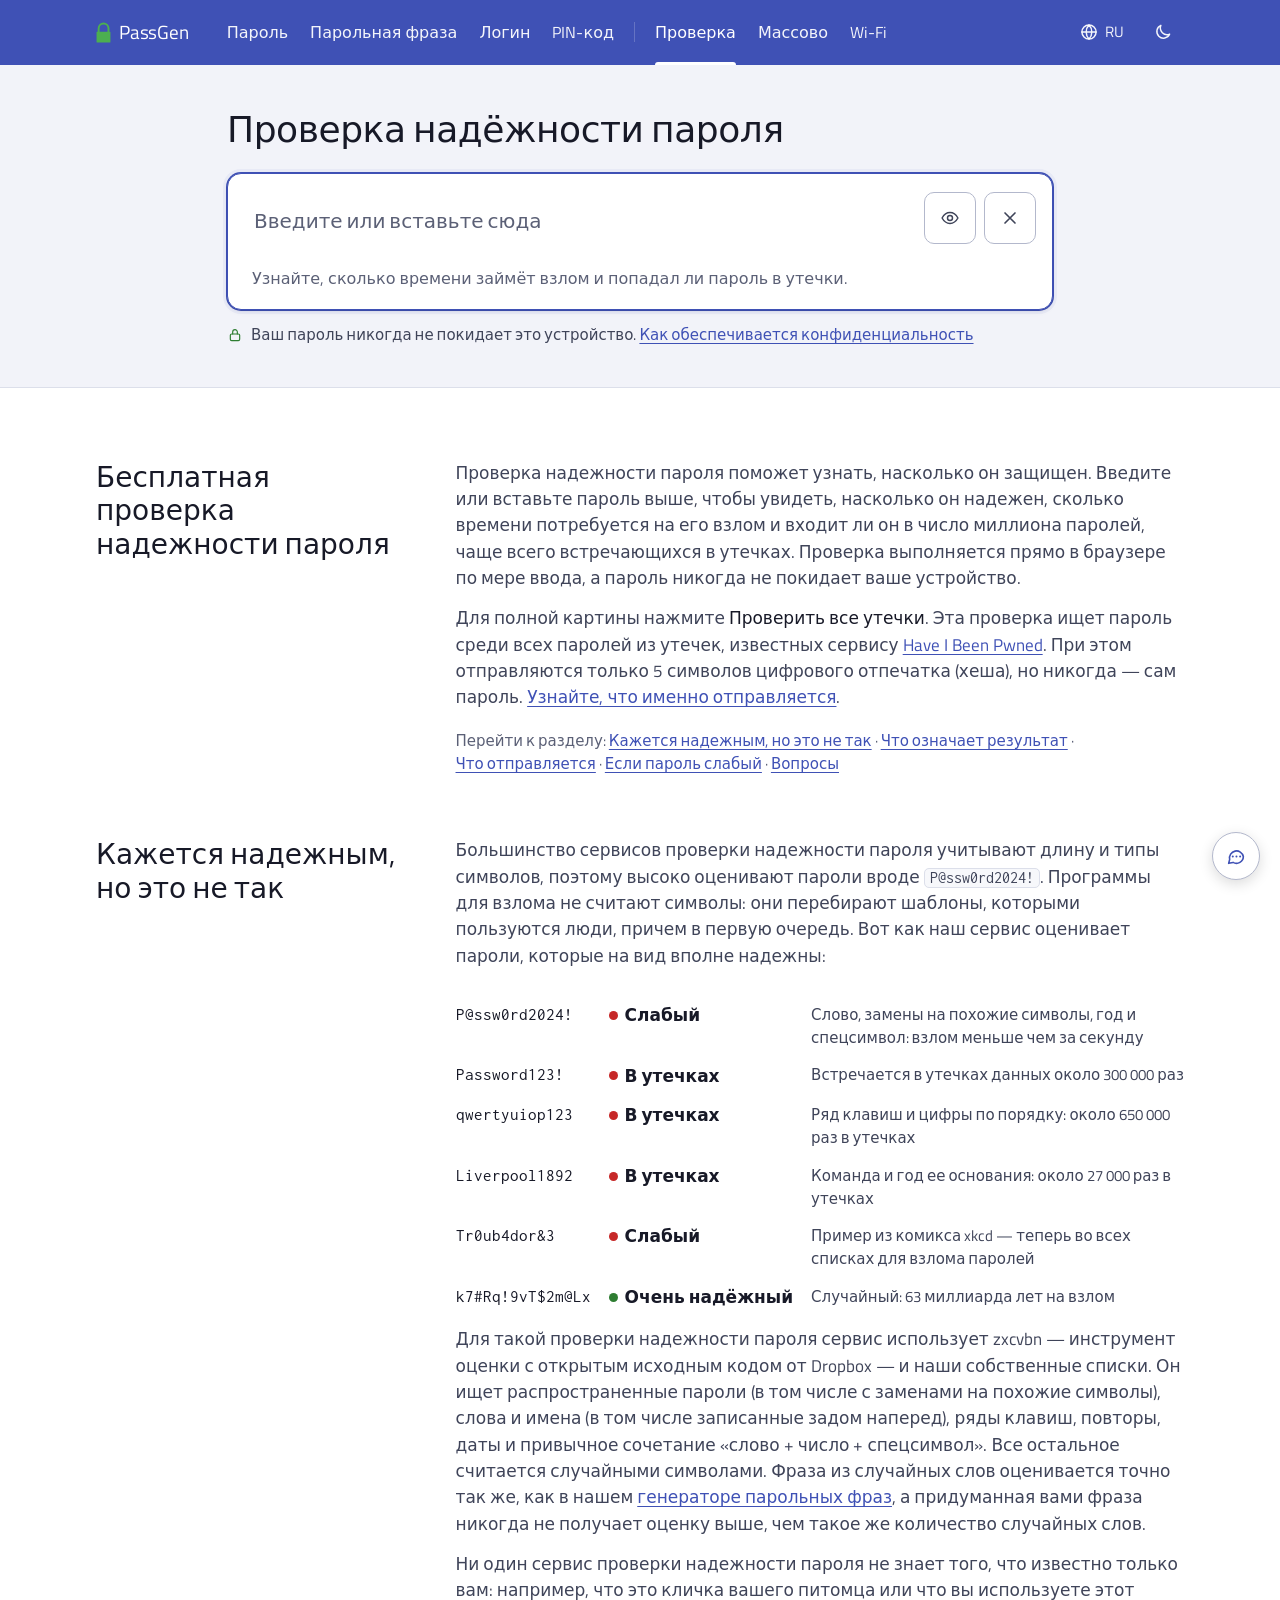
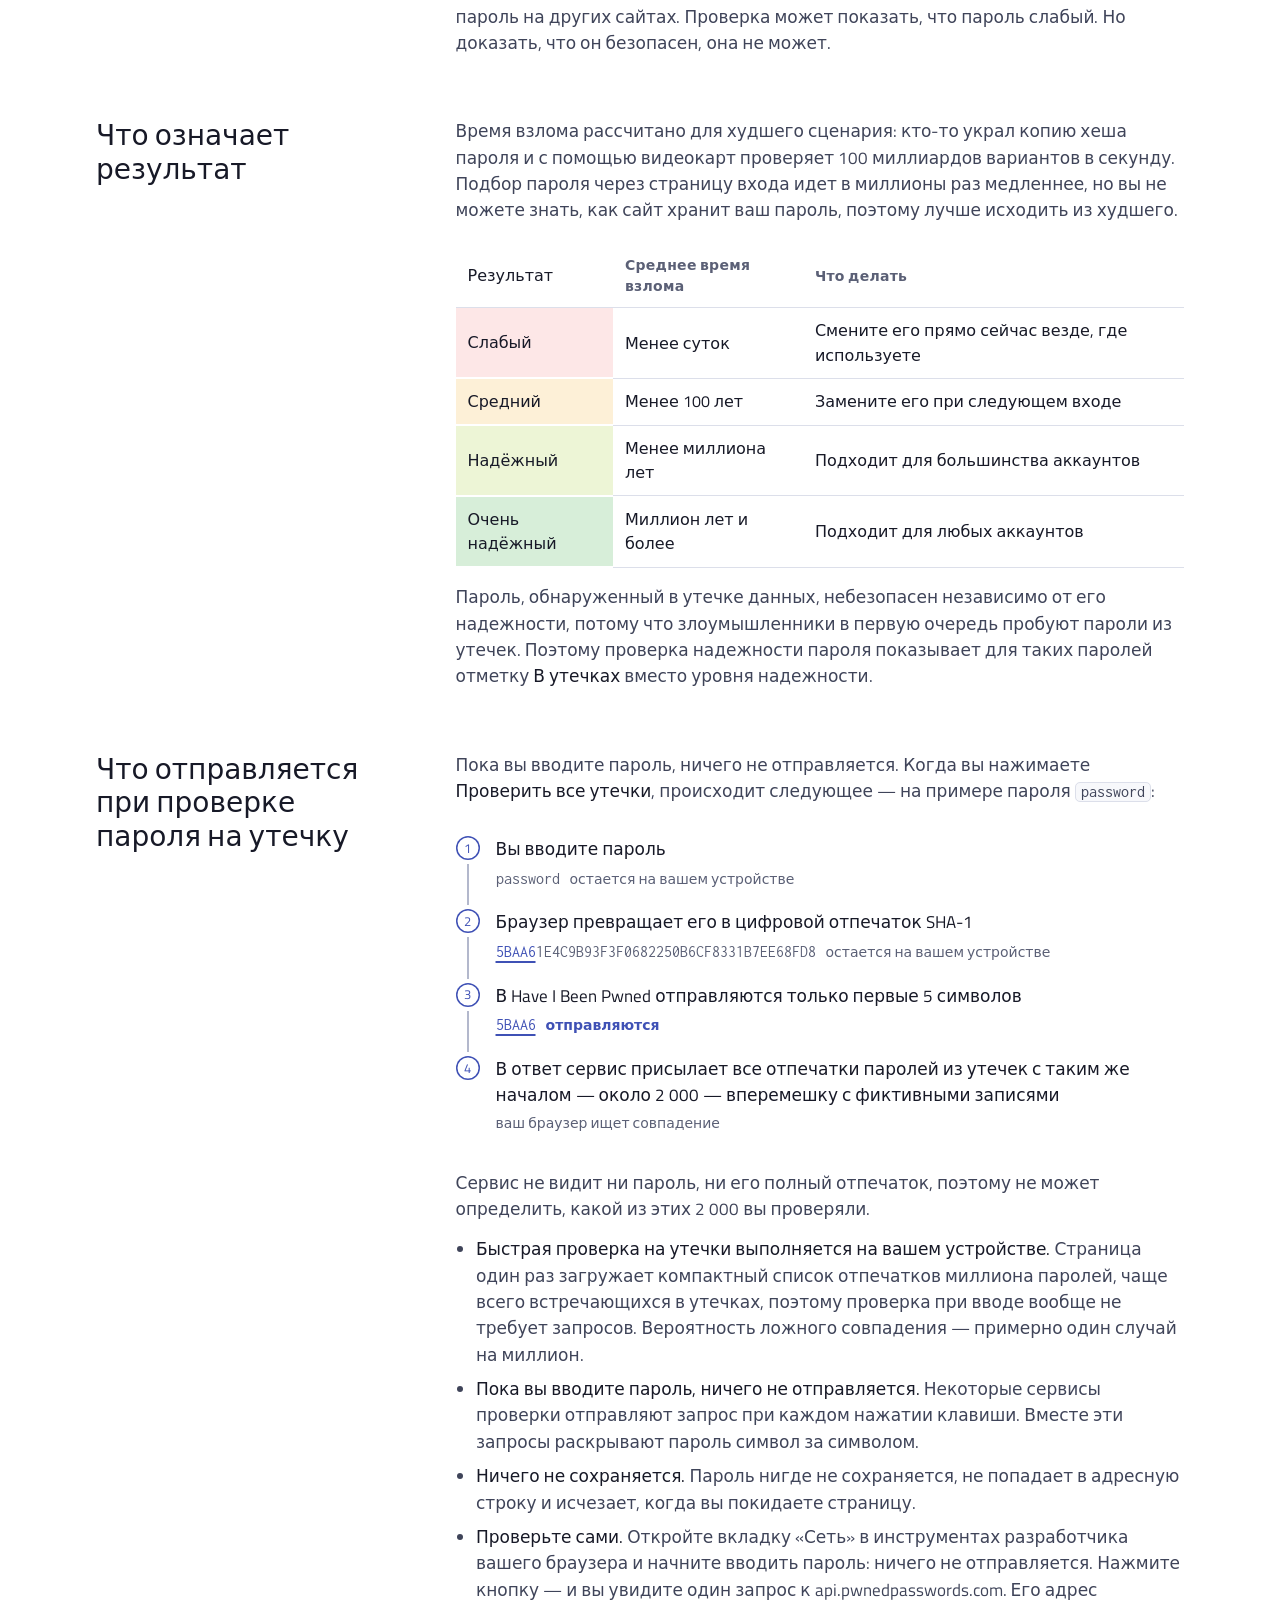
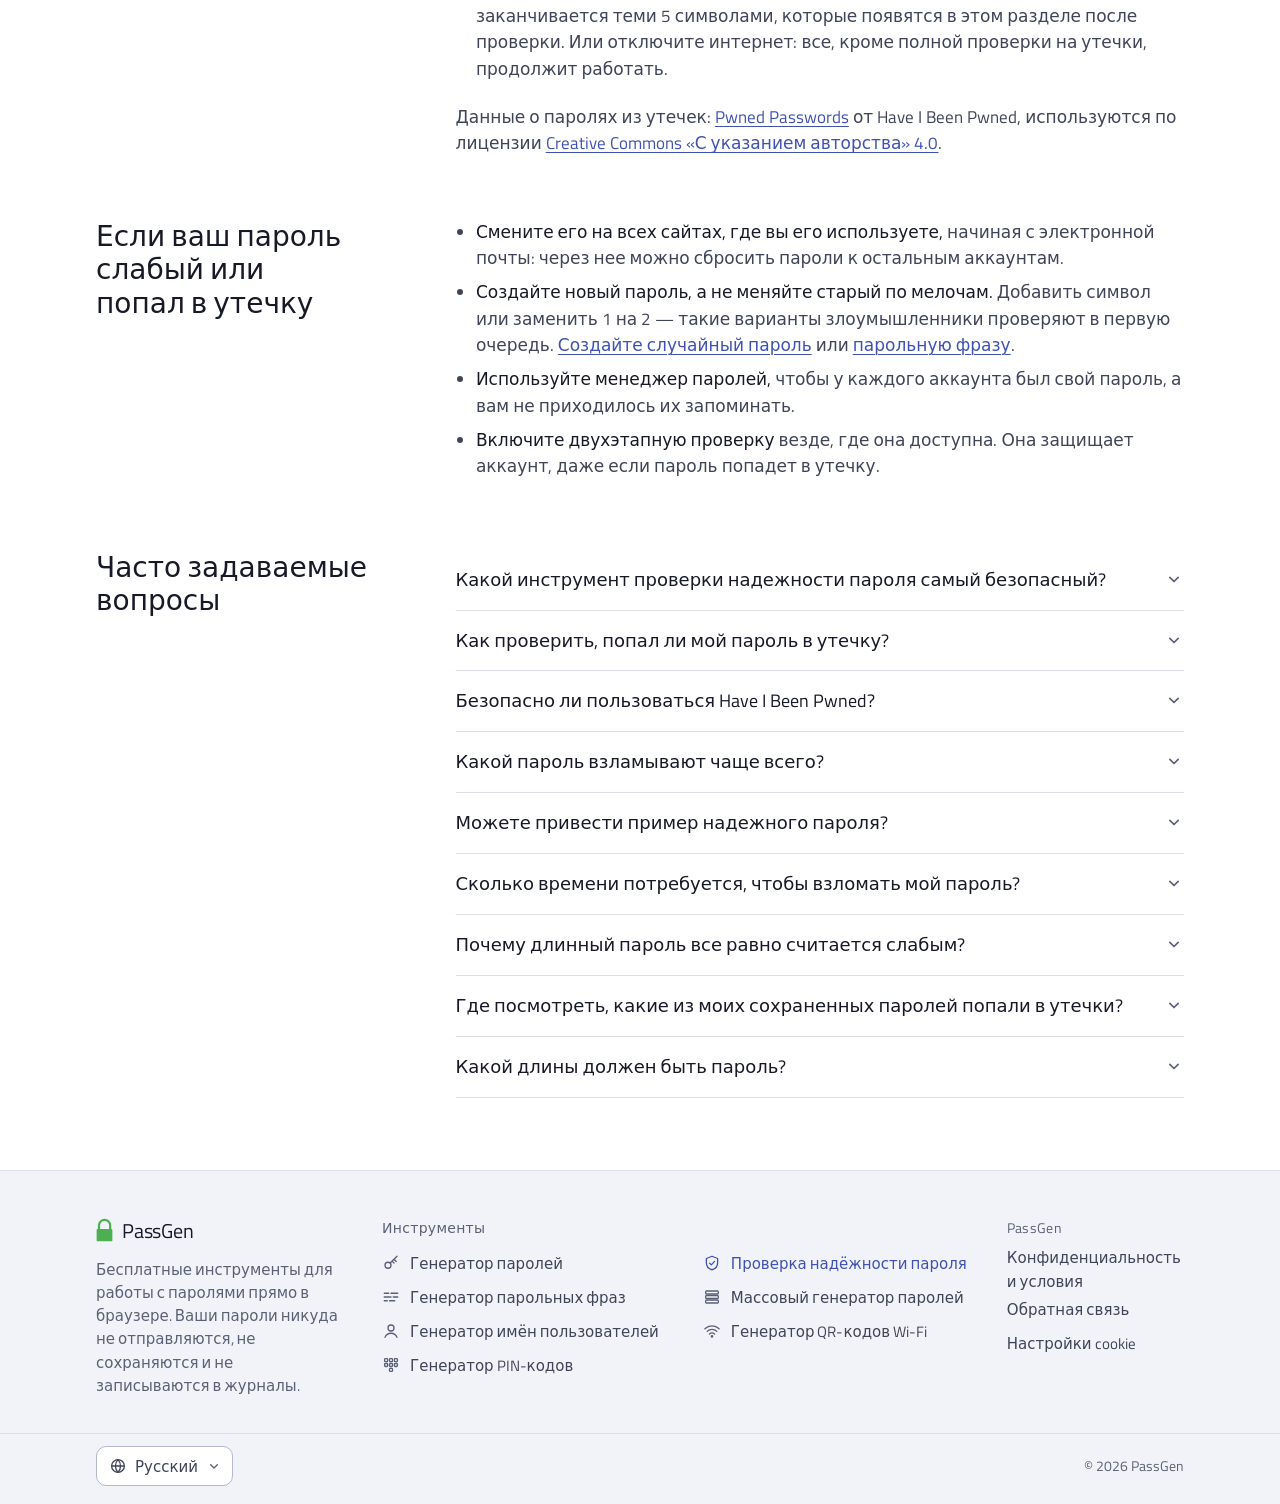
<file: ru/check/index.html>
<!doctype html> <html lang="ru" data-lang="ru"> <head> <meta charset="utf-8"><meta http-equiv="Content-Security-Policy" content="default-src 'self'; script-src 'self' 'unsafe-inline'; style-src 'self' 'unsafe-inline'; img-src 'self' data:; font-src 'self'; connect-src 'self' https://api.pwnedpasswords.com; frame-src 'none'; object-src 'none';"> <meta name="viewport" content="width=device-width,initial-scale=1"> <title>Проверка надёжности пароля и утечек | PassGen</title> <meta name="description" content="Проверка надежности пароля: узнайте время взлома и от чего оно зависит, проверьте пароль на известные утечки. Пароль никуда не отправляется."> <link rel="preload" href="/assets/fonts/inconsolata-latin.woff2" as="font" type="font/woff2" crossorigin> <link rel="preload" href="/assets/fonts/titillium-latin.woff2" as="font" type="font/woff2" crossorigin> <style>@font-face { font-family: "Titillium Web"; font-style: normal; font-weight: 400; font-display: swap; src: url("/assets/fonts/titillium-latin.woff2") format("woff2"); unicode-range: U+0-FF, U+131, U+152-153, U+2BB-2BC, U+2C6, U+2DA, U+2DC, U+304, U+308, U+329, U+2000-206F, U+20AC, U+2122, U+2191, U+2193, U+2212, U+2215, U+FEFF, U+FFFD; }@font-face { font-family: "Titillium Web"; font-style: normal; font-weight: 400; font-display: swap; src: url("/assets/fonts/titillium-latin-ext.woff2") format("woff2"); unicode-range: U+100-2BA, U+2BD-2C5, U+2C7-2CC, U+2CE-2D7, U+2DD-2FF, U+304, U+308, U+329, U+1D00-1DBF, U+1E00-1E9F, U+1EF2-1EFF, U+2020, U+20A0-20AB, U+20AD-20C0, U+2113, U+2C60-2C7F, U+A720-A7FF; }@font-face { font-family: Inconsolata; font-style: normal; font-weight: 400; font-display: block; src: url("/assets/fonts/inconsolata-latin.woff2") format("woff2"); unicode-range: U+0-FF, U+131, U+152-153, U+2BB-2BC, U+2C6, U+2DA, U+2DC, U+304, U+308, U+329, U+2000-206F, U+20AC, U+2122, U+2191, U+2193, U+2212, U+2215, U+FEFF, U+FFFD; }@font-face { font-family: Inconsolata; font-style: normal; font-weight: 400; font-display: block; src: url("/assets/fonts/inconsolata-latin-ext.woff2") format("woff2"); unicode-range: U+100-2BA, U+2BD-2C5, U+2C7-2CC, U+2CE-2D7, U+2DD-2FF, U+304, U+308, U+329, U+1D00-1DBF, U+1E00-1E9F, U+1EF2-1EFF, U+2020, U+20A0-20AB, U+20AD-20C0, U+2113, U+2C60-2C7F, U+A720-A7FF; }:root { color-scheme: light; --bg: #ffffff; --band: #f2f3f9; --slab: #ffffff; --sunk: #f7f8fb; --line: #dcdfea; --line-strong: #b3b8cc; --box: #767b90; --ink: #171927; --ink-2: #3f4459; --muted: #5b6076; --brand: #3F51B5; --brand-ink: #3F51B5; --brand-fill: #3F51B5; --brand-soft: #e8eaf6; --brand-line: #9aa4dc; --on-brand: #ffffff; --go: #4CAF50; --go-hover: #5cbb60; --go-ink: #0c2310; --sel: #c5cae9; --sel-ink: #171927; --s-weak: #c62828; --s-fair: #a86400; --s-strong: #3F51B5; --s-vstrong: #2e7d32; --s-empty: #dcdfea; --shadow: 0 1px 2px rgb(23 27 60 / .07),0 3px 8px -4px rgb(23 27 60 / .12); --pop-shadow: 0 10px 20px -8px rgb(23 27 60 / .28),0 2px 6px rgb(23 27 60 / .08); --scrim: rgb(15 17 30 / .38); --ui: "Titillium Web",system-ui,-apple-system,"Segoe UI",Roboto,"Noto Sans",sans-serif; --mono: "Inconsolata",ui-monospace,"SFMono-Regular",Menlo,Consolas,monospace; --r: 10px; --wrap: 880px; --wide: 1136px; --gutter: 24px; }@media (prefers-color-scheme: dark){:root:not([data-theme="light"]) { color-scheme: dark; --bg: #141518; --band: #1b1c21; --slab: #24262d; --sunk: #1e1f25; --line: #33363f; --line-strong: #4d515e; --box: #8a8fa0; --ink: #eceef3; --ink-2: #c6c9d4; --muted: #a3a7b6; --brand-ink: #82b1ff; --brand-fill: #4a5fd0; --brand-soft: #262d4d; --brand-line: #5465c4; --on-brand: #ffffff; --go: #4CAF50; --go-hover: #5cbb60; --go-ink: #0c2310; --sel: #3949ab; --sel-ink: #ffffff; --s-weak: #ef5350; --s-fair: #ffb300; --s-strong: #82b1ff; --s-vstrong: #66bb6a; --s-empty: #393c46; --shadow: 0 1px 2px rgb(0 0 0 / .3),0 3px 8px -4px rgb(0 0 0 / .4); --pop-shadow: 0 10px 20px -8px rgb(0 0 0 / .7),0 2px 6px rgb(0 0 0 / .3); --scrim: rgb(0 0 0 / .55); }}:root[data-theme="dark"] { color-scheme: dark; --bg: #141518; --band: #1b1c21; --slab: #24262d; --sunk: #1e1f25; --line: #33363f; --line-strong: #4d515e; --box: #8a8fa0; --ink: #eceef3; --ink-2: #c6c9d4; --muted: #a3a7b6; --brand-ink: #82b1ff; --brand-fill: #4a5fd0; --brand-soft: #262d4d; --brand-line: #5465c4; --on-brand: #ffffff; --go: #4CAF50; --go-hover: #5cbb60; --go-ink: #0c2310; --sel: #3949ab; --sel-ink: #ffffff; --s-weak: #ef5350; --s-fair: #ffb300; --s-strong: #82b1ff; --s-vstrong: #66bb6a; --s-empty: #393c46; --shadow: 0 1px 2px rgb(0 0 0 / .3),0 3px 8px -4px rgb(0 0 0 / .4); --pop-shadow: 0 10px 20px -8px rgb(0 0 0 / .7),0 2px 6px rgb(0 0 0 / .3); --scrim: rgb(0 0 0 / .55); }*, ::before, ::after { box-sizing: border-box; }html { text-size-adjust: 100%; scrollbar-color: var(--line-strong) transparent; scroll-behavior: smooth; }@media (prefers-reduced-motion: reduce){html { scroll-behavior: auto; }}body { margin: 0px; background: var(--bg); color: var(--ink); font: 400 17px/1.55 var(--ui); font-synthesis: none; -webkit-font-smoothing: antialiased; }body { display: flex; flex-direction: column; min-height: 100dvh; }body > main { flex: 1 0 auto; }main:has(> .band:only-child) { display: flex; flex-direction: column; }::selection { background: var(--sel); color: var(--sel-ink); }a { color: var(--brand-ink); text-underline-offset: 0.2em; text-decoration-thickness: 1px; }a:hover { text-decoration-thickness: 2px; }button, input, select, textarea { font: inherit; color: inherit; }button { cursor: pointer; }:focus-visible { outline: 2px solid var(--brand-ink); outline-offset: 2px; border-radius: 6px; }.ico { width: 20px; height: 20px; flex: 0 0 auto; display: block; }.sr { width: 1px; height: 1px; overflow: hidden; clip: rect(0px, 0px, 0px, 0px); white-space: nowrap; position: absolute !important; }.muted { color: var(--muted); }h1, h2, h3 { font-weight: 400; margin: 0px; text-wrap: balance; }.top { background: var(--band); border-bottom: 1px solid var(--line); }.top-in { max-width: var(--wide); margin: 0px auto; padding: 0 var(--gutter); height: 64px; display: flex; align-items: center; gap: 28px; }.brand { display: flex; align-items: center; gap: 10px; color: var(--ink); text-decoration: none; font-size: 22px; letter-spacing: -0.01em; flex: 0 0 auto; }.brand:hover { text-decoration: none; }.brand svg { width: 30px; height: 30px; }.tools { display: flex; align-self: stretch; gap: 2px; flex: 1 1 0%; min-width: 0px; }.tools a { position: relative; display: flex; align-items: center; gap: 8px; padding: 0px 13px; color: var(--ink-2); text-decoration: none; font-size: 16px; white-space: nowrap; }.tools a .ico { width: 18px; height: 18px; color: var(--muted); }.tools a:hover { color: var(--ink); }.tools a[aria-current="page"] { color: var(--brand-ink); }.tools a[aria-current="page"] .ico { color: var(--brand-ink); }.tools a[aria-current="page"]::after { content: ""; position: absolute; inset-inline: 10px; bottom: -1px; height: 3px; border-radius: 3px 3px 0px 0px; background: var(--brand-ink); }.tools .sep { width: 1px; background: var(--line); margin: 22px 8px; }.top-actions { display: flex; align-items: center; gap: 6px; flex: 0 0 auto; }.top-actions .menu-btn { display: none; }.icon-btn { display: inline-flex; align-items: center; justify-content: center; gap: 6px; height: 40px; min-width: 40px; padding: 0px 10px; border-radius: var(--r); border: 1px solid transparent; background: transparent; color: var(--ink-2); }.icon-btn:hover { background: var(--slab); border-color: var(--line); }.lang-btn .code { font-size: 15px; letter-spacing: 0.04em; }.band { background: var(--band); border-bottom: 1px solid var(--line); }.band-in { max-width: var(--wrap); margin: 0px auto; padding: 44px var(--gutter) 40px; }.title { display: flex; flex-wrap: wrap; align-items: baseline; justify-content: space-between; gap: 6px 24px; }h1 { font-size: 36px; line-height: 1.12; letter-spacing: -0.012em; color: var(--ink); }.title + .slab { margin-top: 24px; }@keyframes nope { 
  20%, 60% { transform: translateX(-4px); }
  40%, 80% { transform: translateX(4px); }
}.slab { background: var(--slab); border: 1px solid var(--line); border-radius: 14px; box-shadow: var(--shadow); }.btn { display: inline-flex; align-items: center; justify-content: center; gap: 10px; height: 52px; padding: 0px 22px; border-radius: var(--r); border: 1px solid var(--line-strong); background: var(--slab); color: var(--ink); font-size: 18px; white-space: nowrap; transition: background-color 0.15s, border-color 0.15s, transform 0.1s; }.btn:active { transform: translateY(1px); }.btn .ico { width: 20px; height: 20px; }.btn-icon { width: 52px; padding: 0px; color: var(--ink-2); }.btn-icon:hover { border-color: var(--brand-line); color: var(--brand-ink); }.btn-icon .ico { transition: transform 0.45s cubic-bezier(0.2, 0.8, 0.2, 1); }.btn-quiet { height: 44px; font-size: 16px; padding: 0px 14px; color: var(--ink-2); }.btn-quiet:hover { border-color: var(--brand-line); color: var(--brand-ink); }.meter { display: flex; gap: 4px; flex: 0 0 auto; }.meter i { width: 26px; height: 6px; border-radius: 3px; background: var(--s-empty); transition: background-color 0.25s; }.verdict { color: var(--ink); font-size: 16px; }.bits { font-variant-numeric: tabular-nums; white-space: nowrap; }.check-slab:focus-within { border-color: var(--brand-ink); box-shadow: var(--shadow),0 0 0 1px var(--brand-ink),0 0 0 4px var(--brand-soft); }.check-in { display: grid; grid-template-columns: minmax(0px, 1fr) auto auto; gap: 8px; align-items: center; padding: 14px 16px 14px 24px; padding-inline: 24px 16px; }.masked { -webkit-text-security: disc; }.check-input { height: 60px; border: 0px; background: none; font-family: var(--mono); font-size: 28px; color: var(--ink); min-width: 0px; outline: none; direction: ltr; }.check-input::placeholder { font-family: var(--ui); font-size: 20px; color: var(--muted); }.reasons { list-style: none; margin: 0px; padding: 0px 24px 16px; min-height: 72px; display: grid; gap: 4px; align-content: start; }.reasons li { position: relative; padding-inline-start: 16px; color: var(--ink-2); font-size: 16px; }.reasons li::before { content: ""; position: absolute; inset-inline-start: 0px; top: 0.72em; width: 6px; height: 6px; border-radius: 50%; background: var(--line-strong); }.reasons li.muted { padding: 0px; color: var(--muted); }.reasons li.muted::before { display: none; }.breach { display: flex; flex-wrap: wrap; align-items: center; gap: 6px 16px; margin-top: 16px; }.btn:disabled { opacity: 0.5; cursor: not-allowed; }@starting-style {
  .pop:popover-open { opacity: 0; transform: translateY(-4px); }
}.guide { max-width: var(--wrap); margin: 0px auto; padding: 24px var(--gutter) 72px; }.guide section { max-width: 68ch; padding-top: 48px; }.guide h2 { font-size: 28px; line-height: 1.2; margin-bottom: 12px; color: var(--ink); }.guide p, .guide li { color: var(--ink-2); }.guide p { margin: 0px 0px 14px; }.lv-1 { color: var(--s-weak); }.lv-4 { color: var(--s-vstrong); }.fb-fab { transition: opacity 0.2s, transform 0.2s; }@keyframes rise { 
  0% { opacity: 0; transform: translateY(8px); }
}.toast { position: fixed; left: 50%; bottom: 24px; transform: translate(-50%, 16px); background: var(--ink); color: var(--bg); padding: 10px 16px; border-radius: 10px; font-size: 15px; opacity: 0; pointer-events: none; transition: opacity 0.18s, transform 0.25s cubic-bezier(0.2, 0.8, 0.2, 1); z-index: 50; max-width: calc(-32px + 100vw); }@media print{body > :not(.print-only) { display: none !important; }}@media (max-width: 1120px){.tools a .ico { display: none; }.tools a { padding: 0px 10px; }}@media (max-width: 860px){:root { --gutter: 16px; }.top-in { display: grid; grid-template-columns: minmax(0px, 1fr) auto; height: auto; padding: 0px; gap: 0px; }.brand { font-size: 20px; height: 56px; padding-inline: 16px; }.brand svg { width: 26px; height: 26px; }.top-actions { padding-inline-end: 8px; grid-area: 1 / 2; }.top-actions .menu-btn { display: inline-flex; }.tools { grid-area: 2 / 1 / auto / -1; border-top: 1px solid var(--line); overflow-x: auto; scrollbar-width: none; height: 48px; padding: 0px 8px; scroll-snap-type: x; mask-image: linear-gradient(90deg, rgb(0, 0, 0) 88%, transparent); }[dir="rtl"] .tools { mask-image: linear-gradient(270deg, rgb(0, 0, 0) 88%, transparent); }.tools::-webkit-scrollbar { display: none; }.tools a { padding: 0px 12px; scroll-snap-align: start; }.tools a .ico { display: block; }.tools .sep { margin: 14px 4px; }.band-in { padding: 24px var(--gutter) 28px; }h1 { font-size: 28px; }.title { display: block; }.check-in { padding: 10px 10px 10px 16px; padding-inline: 16px 10px; grid-template-columns: minmax(0px, 1fr) 48px 48px; }.check-in .btn-icon { width: 48px; height: 48px; }.check-input { font-size: 22px; height: 52px; }.check-input::placeholder { font-size: 17px; }.reasons { padding: 0px 16px 14px; }.guide section { padding-top: 36px; }.guide h2 { font-size: 24px; }@starting-style {
  .pop:not(.pop-info):popover-open { transform: translateY(24px); }
}@starting-style {
  .pop.pop-full:popover-open, .lang-pop:popover-open { transform: none; opacity: 0; }
}}@media (prefers-reduced-motion: reduce){*, ::before, ::after { animation-duration: 0.01ms !important; animation-iteration-count: 1 !important; transition-duration: 0.01ms !important; }}:root[data-theme="dark"] .theme-btn .ic-moon, :root:not([data-theme="dark"]) .theme-btn .ic-sun { display: none; }:root.theme-switching, :root.theme-switching *, :root.theme-switching ::before, :root.theme-switching ::after { transition: none !important; }:root:not([data-theme="dark"]) .top { --band: #3F51B5; --line: rgb(255 255 255 / .2); --line-strong: rgb(255 255 255 / .5); --ink: #ffffff; --ink-2: rgb(255 255 255 / .94); --muted: rgb(255 255 255 / .84); --brand-ink: #ffffff; --brand-fill: #ffffff; --brand-soft: rgb(255 255 255 / .16); --brand-line: rgb(255 255 255 / .75); --on-brand: #3F51B5; --box: rgb(255 255 255 / .8); border-bottom-color: transparent; }:root:not([data-theme="dark"]) .top .icon-btn:hover { background: rgba(255, 255, 255, 0.12); border-color: transparent; }:root:not([data-theme="dark"]) .top .pop, :root:not([data-theme="dark"]) .top dialog { --line: #dcdfea; --line-strong: #b3b8cc; --ink: #171927; --ink-2: #3f4459; --muted: #5b6076; --brand-ink: #3F51B5; --brand-fill: #3F51B5; --brand-soft: #e8eaf6; --brand-line: #9aa4dc; --on-brand: #ffffff; --box: #767b90; }@font-face { font-family: "PG Bold"; font-style: normal; font-weight: 700; font-display: swap; src: url("/assets/fonts/titillium-700-latin.woff2") format("woff2"); unicode-range: U+0-FF, U+131, U+152-153, U+2BB-2BC, U+2C6, U+2DA, U+2DC, U+304, U+308, U+329, U+2000-206F, U+20AC, U+2122, U+2191, U+2193, U+2212, U+2215, U+FEFF, U+FFFD; }@font-face { font-family: "PG Bold"; font-style: normal; font-weight: 700; font-display: swap; src: url("/assets/fonts/titillium-700-latin-ext.woff2") format("woff2"); unicode-range: U+100-2BA, U+2BD-2C5, U+2C7-2CC, U+2CE-2D7, U+2DD-2FF, U+304, U+308, U+329, U+1D00-1DBF, U+1E00-1E9F, U+1EF2-1EFF, U+2020, U+20A0-20AB, U+20AD-20C0, U+2113, U+2C60-2C7F, U+A720-A7FF; }html[data-theme]:root { --go: #43A047; --go-hover: #3B9440; --go-ink: #ffffff; }.brand .lock { width: 17px; height: 24px; flex: 0 0 auto; }.brand { gap: 9px; }.top { position: sticky; top: calc(var(--hdr-h, 64px) * -1); z-index: 40; }@keyframes hdr-in { 
  0% { transform: translateY(-100%); }
  100% { transform: none; }
}.guide section[id] { scroll-margin-top: -24px; }@media (max-width: 860px){.guide section[id] { scroll-margin-top: -12px; }}html[data-theme]:root { --s-strong: #689F38; }html[data-theme="dark"]:root { --s-strong: #9CCC65; }@media (min-width: 1000px){.band-in:not(.bulk-in) { max-width: var(--wide); padding-inline: calc(var(--gutter) + var(--rail, 154px)); }.guide { max-width: var(--wide); }.guide section { max-width: none; display: grid; grid-template-columns: minmax(0px, 1fr) minmax(0px, 2.4fr); column-gap: 56px; }.guide section > * { grid-column: 2; }.guide section > h2 { grid-area: 1 / 1 / span 40; align-self: start; }}@media (min-width: 1000px){:root.tool-wide .band-in:not(.bulk-in) { padding-inline: var(--gutter); }}@media (hover: hover) and (pointer: fine){:root.scrubbing, :root.scrubbing * { cursor: ew-resize !important; user-select: none; }}.btn-icon .ico { transition: none; }@keyframes pg-turn { 
  0% { transform: rotate(0deg); }
  100% { transform: rotate(360deg); }
}.top-in .brand { font-size: 19px; gap: 8px; }.top-in .brand .lock { width: 15px; height: 21px; }@media (max-width: 999px){.top-in .brand { font-size: 18px; }.top-in .brand .lock { width: 14px; height: 20px; }}@media (min-width: 1000px){:root { --rail: 154px; }}@media (hover: hover) and (pointer: fine){.top-in .brand:hover { opacity: 0.85; }}.skip { position: absolute; left: 12px; top: -60px; z-index: 100; background: var(--slab); color: var(--ink); padding: 10px 14px; border-radius: 8px; box-shadow: rgba(0, 0, 0, 0.2) 0px 2px 10px; text-decoration: none; }.skip:focus { top: 12px; }main:focus { outline: none; }.check-slab .check-res { padding: 0px 24px; }.check-slab .meter { align-self: center; gap: 4px; }.check-slab .meter i { width: 28px; height: 6px; }.check-slab .vrow { display: flex; flex-wrap: wrap; align-items: baseline; gap: 4px 14px; padding: 4px 0px 10px; }.check-slab .vrow:has(.verdict:empty) { display: none; }.check-slab .verdict { font-size: 30px; font-weight: 600; line-height: 1.15; color: var(--ink); }.check-slab .ttc { font-size: 17px; color: var(--ink-2); }.check-slab .bits { margin-inline-start: auto; font-size: 14px; color: var(--muted); }.check-slab .reasons { min-height: 0px; padding: 0px 24px 18px; gap: 6px; }.check-slab .check-res:has(.verdict:empty) + .reasons { padding-top: 4px; }.check-slab .breach { align-items: center; margin: 0px; padding: 12px 24px; border-top: 1px solid var(--line); background: var(--sunk); border-radius: 0px 0px 13px 13px; }.check-slab .breach[hidden] { display: none; }@media (max-width: 860px){.check-slab .check-res, .check-slab .breach { padding-inline: 16px; }.check-slab .reasons { padding: 0px 16px 16px; }.check-slab .verdict { font-size: 26px; }.check-slab .ttc { flex-basis: 100%; }.check-slab .bits { display: none; }}.fb-fab { position: fixed; right: 20px; bottom: 20px; z-index: 40; width: 48px; height: 48px; border-radius: 50%; display: grid; place-items: center; background: var(--slab); color: var(--brand-ink); border: 1px solid var(--line-strong); box-shadow: rgba(0, 0, 0, 0.14) 0px 4px 14px; cursor: pointer; }.fb-fab:hover { border-color: var(--brand-ink); }.fb-fab .ico { width: 22px; height: 22px; }@media (max-width: 860px){.fb-fab { right: 12px; bottom: 12px; width: 44px; height: 44px; transition: transform 0.2s ease-out, opacity 0.2s; }.fb-fab.away { transform: translateY(72px); opacity: 0; pointer-events: none; }}@media (prefers-reduced-motion: reduce){.fb-fab { transition: none; }}.check-private { margin: 14px 0px 0px; font-size: 15px; line-height: 1.5; color: var(--ink-2); }.check-private .ico { display: inline-block; width: 16px; height: 16px; vertical-align: -3px; margin-inline-end: 8px; color: var(--s-vstrong); }.check-private a { color: var(--brand-ink); white-space: nowrap; }.breach-status { flex: 1 1 320px; margin: 0px; max-width: 62ch; font-size: 14px; line-height: 1.5; color: var(--muted); }.breach-status .how { color: var(--brand-ink); white-space: nowrap; }:root[data-theme="dark"] #result { --pp-dig: #ff9e9e; --pp-dig-sel: #ff9e9e; --pp-sym: #ff9e9e; --pp-sel: #2f3b80; --pp-sym-sel: #ff9e9e; --pp-warn: #ff7b74; --pp-alt: var(--brand-ink); }@media (prefers-color-scheme: dark){:root:not([data-theme="light"]) #result { --pp-dig: #ff9e9e; --pp-dig-sel: #ff9e9e; --pp-sym: #ff9e9e; --pp-sel: #2f3b80; --pp-sym-sel: #ff9e9e; --pp-warn: #ff7b74; --pp-alt: var(--brand-ink); }}:root[data-theme="dark"] #result { --pw-dig: #82b1ff; --pw-sym: #81c784; --pw-sym-sel: #81c784; }@media (prefers-color-scheme: dark){:root:not([data-theme="light"]) #result { --pw-dig: #82b1ff; --pw-sym: #81c784; --pw-sym-sel: #81c784; }}.guide ul, .guide ol { padding-inline-start: 1.2em; margin: 0px 0px 14px; }.guide li { margin: 0px 0px 8px; }.guide li strong, .guide p strong { color: var(--ink); font-weight: 400; }.guide code { font-family: var(--mono); font-size: 0.92em; background: var(--sunk); border: 1px solid var(--line); border-radius: 5px; padding: 1px 5px; }:root[data-theme="dark"] .tbl.tint td:has(.lv-1), :root[data-theme="dark"] .k-1::before { background: rgb(74, 36, 38); box-shadow: none; }:root[data-theme="dark"] .tbl.tint td:has(.lv-2), :root[data-theme="dark"] .k-2::before { background: rgb(74, 58, 28); box-shadow: none; }:root[data-theme="dark"] .tbl.tint td:has(.lv-3), :root[data-theme="dark"] .k-3::before { background: rgb(53, 65, 31); box-shadow: none; }:root[data-theme="dark"] .tbl.tint td:has(.lv-4), :root[data-theme="dark"] .k-4::before { background: rgb(31, 61, 36); box-shadow: none; }.guide p.jump { font-size: 15px; color: var(--muted); margin-top: 4px; }.guide p.jump a { white-space: nowrap; }:root[data-theme="dark"] .jobs-wrap { --j-sym: #81c784; --j-pp-d: #ff9e9e; --j-pp-s: #ff9e9e; }@media (prefers-color-scheme: dark){:root:not([data-theme="light"]) .jobs-wrap { --j-sym: #81c784; --j-pp-d: #ff9e9e; --j-pp-s: #ff9e9e; }}.guide ul.verdicts { list-style: none; margin: 18px 0px 16px; padding: 0px; display: grid; grid-template-columns: max-content max-content minmax(0px, 1fr); gap: 12px 18px; align-items: baseline; }.guide ul.verdicts li { display: contents; }.guide .verdicts code { font-family: var(--mono); font-size: 17px; background: none; border: 0px; padding: 0px; color: var(--ink); }.vd { display: inline-flex; align-items: center; gap: 7px; font-weight: 600; color: var(--ink); white-space: nowrap; }.vd::before { content: ""; width: 9px; height: 9px; border-radius: 50%; background: var(--s-weak); }.vd.lv-4::before { background: var(--s-vstrong); }.vd-why { font-size: 15px; color: var(--ink-2); }@media (max-width: 640px){.guide ul.verdicts { display: block; }.guide ul.verdicts li { display: flex; flex-wrap: wrap; align-items: baseline; gap: 2px 12px; margin: 0px 0px 14px; }.vd-why { flex: 1 0 100%; font-size: 14px; }}.guide ol.hashflow { list-style: none; margin: 18px 0px 16px; padding: 0px; counter-reset: hf 0; }.guide ol.hashflow li { position: relative; margin: 0px; padding: 0px 0px 18px 40px; counter-increment: hf 1; }.hashflow li::before { content: counter(hf); position: absolute; left: 0px; top: 0px; width: 24px; height: 24px; border-radius: 50%; display: grid; place-items: center; font-size: 13px; font-weight: 600; color: var(--brand-ink); box-shadow: inset 0 0 0 1.5px var(--brand-ink); }.hashflow li:not(:last-child)::after { content: ""; position: absolute; left: 11.5px; top: 28px; bottom: 4px; width: 1.5px; background: var(--line-strong); }.hf-k { display: block; color: var(--ink); }.guide .hashflow code.hf-v { display: inline-block; margin: 4px 10px 0px 0px; font-family: var(--mono); font-size: 16px; background: none; border: 0px; padding: 0px; color: var(--muted); overflow-wrap: anywhere; }@media (max-width: 520px){.guide .hashflow code.hf-v { font-size: 13px; }}.hf-v b { font-weight: 700; color: var(--brand-ink); text-decoration: underline 2px; text-underline-offset: 4px; }.hf-n { display: inline-block; margin-top: 4px; font-size: 14px; color: var(--muted); }.hashflow li:nth-child(3) .hf-n { color: var(--brand-ink); font-weight: 600; }@media (min-width:1121px){[data-lang="ru"] .tools a .ico{display:none}[data-lang="ru"] .tools a{padding:0 10px}}@media (min-width:861px) and (max-width:980px){[data-lang="ru"] .tools{overflow-x:auto;scrollbar-width:none;-webkit-mask-image:linear-gradient(to right,#000 92%,transparent);mask-image:linear-gradient(to right,#000 92%,transparent)}[data-lang="ru"] .tools::-webkit-scrollbar{display:none}}</style><link rel="preload" href="/assets/css/all.css?v=20261008" as="style"><link rel="stylesheet" href="/assets/css/all.css?v=20261008" media="print" id="pg-css"><noscript><link rel="stylesheet" href="/assets/css/all.css?v=20261008"></noscript><script>!function(){var e=document.documentElement,t=null,a=window.matchMedia&&matchMedia("(prefers-color-scheme: dark)");try{t=localStorage.getItem("theme")}catch(e){}e.dataset.theme="dark"===t||"light"===t?t:a&&a.matches?"dark":"light"}();</script>   <meta property="og:type" content="website"><meta property="og:title" content="Проверка надёжности пароля и утечек | PassGen"><meta property="og:description" content="Проверка надежности пароля: узнайте время взлома и от чего оно зависит, проверьте пароль на известные утечки. Пароль никуда не отправляется."><meta property="og:url" content="/ru/check/"><meta property="og:site_name" content="PassGen"><meta property="og:image" content="/assets/img/og-check.png?v=145d1a48"><meta property="og:image:width" content="1200"><meta property="og:image:height" content="630"><meta property="og:image:alt" content="PassGen Password strength checker"><meta property="og:locale" content="ru_RU"><meta name="twitter:card" content="summary_large_image"><meta name="twitter:title" content="Проверка надёжности пароля и утечек | PassGen"><meta name="twitter:description" content="Проверка надежности пароля: узнайте время взлома и от чего оно зависит, проверьте пароль на известные утечки. Пароль никуда не отправляется."><meta name="twitter:image" content="/assets/img/og-check.png?v=145d1a48"><script type="application/ld+json">{"@context":"https://schema.org","@type":"WebApplication","name":"Проверка надёжности пароля","url":"/ru/check/","description":"Проверка надежности пароля: узнайте время взлома и от чего оно зависит, проверьте пароль на известные утечки. Пароль никуда не отправляется.","inLanguage":"ru","applicationCategory":"SecurityApplication","operatingSystem":"Any","browserRequirements":"Requires JavaScript","isAccessibleForFree":true,"offers":{"@type":"Offer","price":"0","priceCurrency":"USD"},"publisher":{"@type":"Organization","name":"PassGen","url":"/"}}</script><link rel="icon" href="/favicon.ico" sizes="48x48"><link rel="icon" type="image/svg+xml" href="/assets/img/icon.svg"><link rel="apple-touch-icon" href="/assets/img/apple-touch-icon.png"><meta name="theme-color" content="#3F51B5" media="(prefers-color-scheme: light)"><meta name="theme-color" content="#1b1c21" media="(prefers-color-scheme: dark)"><link rel="alternate" hreflang="ru" href="/ru/check/"><link rel="alternate" hreflang="en" href="/check/"></head> <body>  <a class="skip" href="#main">Перейти к инструменту</a><header class="top"><div class="top-in"><a class="brand" href="/ru/" aria-label="Главная страница PassGen"><svg class="lock" viewBox="-2 0 54 72" aria-hidden="true"><rect x="0" y="33" width="50" height="39" rx="3" fill="#4CAF50"/><path d="M7.5 34V21.5a17.75 17.75 0 0 1 35.5 0V34" fill="none" stroke="#4CAF50" stroke-width="7"/></svg><span>PassGen</span></a><nav class="tools" aria-label="Инструменты"><a href="/ru/" title="Генератор паролей"><svg class="ico" aria-hidden="true"><use href="/assets/icons.svg?v=20261008#i-key"/></svg><span>Пароль</span></a><a href="/ru/passphrase/" title="Генератор парольных фраз"><svg class="ico" aria-hidden="true"><use href="/assets/icons.svg?v=20261008#i-phrase"/></svg><span>Парольная фраза</span></a><a href="/ru/username/" title="Генератор имён пользователей"><svg class="ico" aria-hidden="true"><use href="/assets/icons.svg?v=20261008#i-user"/></svg><span>Логин</span></a><a href="/ru/pin/" title="Генератор PIN-кодов"><svg class="ico" aria-hidden="true"><use href="/assets/icons.svg?v=20261008#i-pin"/></svg><span>PIN-код</span></a><span class="sep" aria-hidden="true"></span><a href="/ru/check/" aria-current="page" title="Проверка надёжности пароля"><svg class="ico" aria-hidden="true"><use href="/assets/icons.svg?v=20261008#i-check"/></svg><span>Проверка</span></a><a href="/ru/bulk/" title="Массовый генератор паролей"><svg class="ico" aria-hidden="true"><use href="/assets/icons.svg?v=20261008#i-bulk"/></svg><span>Массово</span></a><a href="/ru/wifi/" title="Генератор QR-кодов Wi-Fi"><svg class="ico" aria-hidden="true"><use href="/assets/icons.svg?v=20261008#i-wifi"/></svg><span>Wi-Fi</span></a></nav><div class="top-actions"><button class="icon-btn lang-btn" popovertarget="lang-pop" aria-label="Язык: Русский"><svg class="ico" aria-hidden="true"><use href="/assets/icons.svg?v=20261008#i-globe"/></svg><span class="code">RU</span></button><button class="icon-btn theme-btn" type="button" aria-label="Переключиться на тёмную тему"><svg class="ico ic-moon" aria-hidden="true"><use href="/assets/icons.svg?v=20261008#i-moon"/></svg><svg class="ico ic-sun" aria-hidden="true"><use href="/assets/icons.svg?v=20261008#i-sun"/></svg></button><button class="icon-btn menu-btn" type="button" popovertarget="menu-pop" aria-label="Меню"><svg class="ico" aria-hidden="true"><use href="/assets/icons.svg?v=20261008#i-menu"/></svg></button></div></div></header><div class="pop lang-pop" id="lang-pop" popover><span class="grab" aria-hidden="true"></span><h3>Язык</h3><input class="filter" type="search" placeholder="Найти язык" aria-label="Найти язык"><ul class="lang-grid"><li data-en="Russian"><a href="/ru/check/" hreflang="ru" data-code="ru" lang="ru"><span>Русский</span><span class="c">RU</span></a></li><li data-en="English"><a href="/check/" hreflang="en" data-code="en" lang="en"><span>English</span><span class="c">EN</span></a></li></ul></div><div class="toast" role="status" aria-live="polite"></div><div class="sr" id="sr-status" role="status" aria-live="polite"></div> <main id="main" tabindex="-1"> <section class="band" aria-labelledby="h1"> <div class="band-in"> <div class="title"> <h1 id="h1">Проверка надёжности пароля</h1> </div> <div class="slab check-slab"> <div class="check-in"> <label class="sr" for="chk">Пароль для проверки</label> <input id="chk" class="check-input masked" type="text" autocomplete="off" data-1p-ignore data-lpignore="true" data-bwignore="true" data-form-type="other" autocapitalize="off" spellcheck="false" enterkeyhint="search" placeholder="Введите или вставьте сюда"> <button class="btn btn-icon" type="button" id="eye" aria-label="Показать введённый текст" aria-pressed="false"><svg class="ico" aria-hidden="true"><use href="/assets/icons.svg?v=20261008#i-eye"/></svg></button> <button class="btn btn-icon" type="button" id="clear" aria-label="Очистить"><svg class="ico" aria-hidden="true"><use href="/assets/icons.svg?v=20261008#i-x"/></svg></button> </div> <div class="check-res" id="strength"> <div class="vrow"><span class="meter" aria-hidden="true"><i></i><i></i><i></i><i></i></span><span class="verdict"></span><span class="ttc"></span><span class="bits"></span></div> </div> <ul class="reasons" id="reasons"><li class="muted">Узнайте, сколько времени займёт взлом и попадал ли пароль в утечки.</li></ul> <p class="sr" id="announce" role="status" aria-live="polite" aria-atomic="true"></p> <div class="breach" hidden> <button class="btn btn-quiet" type="button" id="breach-btn" disabled="disabled"><svg class="ico" aria-hidden="true"><use href="/assets/icons.svg?v=20261008#i-check"/></svg>Проверить все утечки</button> <p class="breach-status" id="breach-out" role="status"><span class="res" id="breach-res"></span><span class="sent" id="breach-sent">Поиск по всем известным утечкам. Ваш пароль никуда не отправляется.</span></p> </div> </div> <p class="check-private"><svg class="ico" aria-hidden="true"><use href="/assets/icons.svg?v=20261008#i-lock"/></svg><span>Ваш пароль никогда не покидает это устройство.</span> <a href="#private">Как обеспечивается конфиденциальность</a></p> </div> </section> <div class="guide"> <section id="intro"> <h2>Бесплатная проверка надежности пароля</h2> <p>Проверка надежности пароля поможет узнать, насколько он защищен. Введите или вставьте пароль выше, чтобы увидеть, насколько он надежен, сколько времени потребуется на его взлом и входит ли он в число миллиона паролей, чаще всего встречающихся в утечках. Проверка выполняется прямо в браузере по мере ввода, а пароль никогда не покидает ваше устройство.</p> <p>Для полной картины нажмите <strong>Проверить все утечки</strong>. Эта проверка ищет пароль среди всех паролей из утечек, известных сервису <a href="https://haveibeenpwned.com/Passwords" target="_blank" rel="noopener">Have I Been Pwned</a>. При этом отправляются только 5 символов цифрового отпечатка (хеша), но никогда — сам пароль. <a href="#private">Узнайте, что именно отправляется</a>.</p> <p class="jump">Перейти к разделу: <a href="#looks-for">Кажется надежным, но это не так</a> · <a href="#levels">Что означает результат</a> · <a href="#private">Что отправляется</a> · <a href="#weak">Если пароль слабый</a> · <a href="#faq">Вопросы</a></p> </section> <section id="looks-for"> <h2>Кажется надежным, но это не так</h2> <p>Большинство сервисов проверки надежности пароля учитывают длину и типы символов, поэтому высоко оценивают пароли вроде <code>P@ssw0rd2024!</code>. Программы для взлома не считают символы: они перебирают шаблоны, которыми пользуются люди, причем в первую очередь. Вот как наш сервис оценивает пароли, которые на вид вполне надежны:</p> <ul class="verdicts"> <li><code>P@ssw0rd2024!</code><span class="vd lv-1">Слабый</span><span class="vd-why">Слово, замены на похожие символы, год и спецсимвол: взлом меньше чем за секунду</span></li> <li><code>Password123!</code><span class="vd lv-1">В утечках</span><span class="vd-why">Встречается в утечках данных около 300 000 раз</span></li> <li><code>qwertyuiop123</code><span class="vd lv-1">В утечках</span><span class="vd-why">Ряд клавиш и цифры по порядку: около 650 000 раз в утечках</span></li> <li><code>Liverpool1892</code><span class="vd lv-1">В утечках</span><span class="vd-why">Команда и год ее основания: около 27 000 раз в утечках</span></li> <li><code>Tr0ub4dor&amp;3</code><span class="vd lv-1">Слабый</span><span class="vd-why">Пример из комикса xkcd — теперь во всех списках для взлома паролей</span></li> <li><code>k7#Rq!9vT$2m@Lx</code><span class="vd lv-4">Очень надёжный</span><span class="vd-why">Случайный: 63 миллиарда лет на взлом</span></li> </ul> <p>Для такой проверки надежности пароля сервис использует zxcvbn — инструмент оценки с открытым исходным кодом от Dropbox — и наши собственные списки. Он ищет распространенные пароли (в том числе с заменами на похожие символы), слова и имена (в том числе записанные задом наперед), ряды клавиш, повторы, даты и привычное сочетание «слово + число + спецсимвол». Все остальное считается случайными символами. Фраза из случайных слов оценивается точно так же, как в нашем <a href="/ru/passphrase/">генераторе парольных фраз</a>, а придуманная вами фраза никогда не получает оценку выше, чем такое же количество случайных слов.</p> <p>Ни один сервис проверки надежности пароля не знает того, что известно только вам: например, что это кличка вашего питомца или что вы используете этот пароль на других сайтах. Проверка может показать, что пароль слабый. Но доказать, что он безопасен, она не может.</p> </section> <section id="levels" class="wide"> <h2>Что означает результат</h2> <p>Время взлома рассчитано для худшего сценария: кто-то украл копию хеша пароля и с помощью видеокарт проверяет 100 миллиардов вариантов в секунду. Подбор пароля через страницу входа идет в миллионы раз медленнее, но вы не можете знать, как сайт хранит ваш пароль, поэтому лучше исходить из худшего.</p> <div class="scroll-x"><table class="tbl tint fit"> <thead><tr><td>Результат</td><th>Среднее время взлома</th><th>Что делать</th></tr></thead> <tbody> <tr><td><span class="lv lv-1"><i></i><span>Слабый</span></span></td><td>Менее суток</td><td>Смените его прямо сейчас везде, где используете</td></tr> <tr><td><span class="lv lv-2"><i></i><span>Средний</span></span></td><td>Менее 100 лет</td><td>Замените его при следующем входе</td></tr> <tr><td><span class="lv lv-3"><i></i><span>Надёжный</span></span></td><td>Менее миллиона лет</td><td>Подходит для большинства аккаунтов</td></tr> <tr><td><span class="lv lv-4"><i></i><span>Очень надёжный</span></span></td><td>Миллион лет и более</td><td>Подходит для любых аккаунтов</td></tr> </tbody> </table></div> <p>Пароль, обнаруженный в утечке данных, небезопасен независимо от его надежности, потому что злоумышленники в первую очередь пробуют пароли из утечек. Поэтому проверка надежности пароля показывает для таких паролей отметку <strong>В утечках</strong> вместо уровня надежности.</p> </section> <section id="private"> <h2>Что отправляется при проверке пароля на утечку</h2> <p>Пока вы вводите пароль, ничего не отправляется. Когда вы нажимаете <strong>Проверить все утечки</strong>, происходит следующее — на примере пароля <code>password</code>:</p> <ol class="hashflow"> <li><span class="hf-k">Вы вводите пароль</span><code class="hf-v">password</code><span class="hf-n">остается на вашем устройстве</span></li> <li><span class="hf-k">Браузер превращает его в цифровой отпечаток SHA-1</span><code class="hf-v"><b>5BAA6</b>1E4C9B93F3F0682250B6CF8331B7EE68FD8</code><span class="hf-n">остается на вашем устройстве</span></li> <li><span class="hf-k">В Have I Been Pwned отправляются только первые 5 символов</span><code class="hf-v"><b>5BAA6</b></code><span class="hf-n">отправляются</span></li> <li><span class="hf-k">В ответ сервис присылает все отпечатки паролей из утечек с таким же началом — около 2 000 — вперемешку с фиктивными записями</span><span class="hf-n">ваш браузер ищет совпадение</span></li> </ol> <p class="last-sent" id="last-sent" hidden></p> <p>Сервис не видит ни пароль, ни его полный отпечаток, поэтому не может определить, какой из этих 2 000 вы проверяли.</p> <ul> <li><strong>Быстрая проверка на утечки выполняется на вашем устройстве.</strong> Страница один раз загружает компактный список отпечатков миллиона паролей, чаще всего встречающихся в утечках, поэтому проверка при вводе вообще не требует запросов. Вероятность ложного совпадения — примерно один случай на миллион.</li> <li><strong>Пока вы вводите пароль, ничего не отправляется.</strong> Некоторые сервисы проверки отправляют запрос при каждом нажатии клавиши. Вместе эти запросы раскрывают пароль символ за символом.</li> <li><strong>Ничего не сохраняется.</strong> Пароль нигде не сохраняется, не попадает в адресную строку и исчезает, когда вы покидаете страницу.</li> <li><strong>Проверьте сами.</strong> Откройте вкладку «Сеть» в инструментах разработчика вашего браузера и начните вводить пароль: ничего не отправляется. Нажмите кнопку — и вы увидите один запрос к api.pwnedpasswords.com. Его адрес заканчивается теми 5 символами, которые появятся в этом разделе после проверки. Или отключите интернет: все, кроме полной проверки на утечки, продолжит работать.</li> </ul> <p>Данные о паролях из утечек: <a href="https://haveibeenpwned.com/Passwords" target="_blank" rel="noopener">Pwned Passwords</a> от Have I Been Pwned, используются по лицензии <a href="https://creativecommons.org/licenses/by/4.0/" target="_blank" rel="noopener">Creative Commons «С указанием авторства» 4.0</a>.</p> </section> <section id="weak"> <h2>Если ваш пароль слабый или попал в утечку</h2> <ul> <li><strong>Смените его на всех сайтах, где вы его используете,</strong> начиная с электронной почты: через нее можно сбросить пароли к остальным аккаунтам.</li> <li><strong>Создайте новый пароль, а не меняйте старый по мелочам.</strong> Добавить символ или заменить 1 на 2 — такие варианты злоумышленники проверяют в первую очередь. <a href="/ru/">Создайте случайный пароль</a> или <a href="/ru/passphrase/">парольную фразу</a>.</li> <li><strong>Используйте менеджер паролей,</strong> чтобы у каждого аккаунта был свой пароль, а вам не приходилось их запоминать.</li> <li><strong>Включите двухэтапную проверку</strong> везде, где она доступна. Она защищает аккаунт, даже если пароль попадет в утечку.</li> </ul> </section> <section id="faq" class="faq"> <h2>Часто задаваемые вопросы</h2> <details><summary>Какой инструмент проверки надежности пароля самый безопасный?<svg class="ico" aria-hidden="true"><use href="/assets/icons.svg?v=20261008#i-chev"/></svg></summary><p>Тот, который ничего не отправляет, пока вы вводите пароль, и позволяет в этом убедиться. Эта страница проверяет надежность пароля и ищет его среди миллиона паролей, чаще всего встречающихся в утечках, прямо на вашем устройстве. Полная проверка по утечкам отправляет только 5 символов цифрового отпечатка пароля и только по вашему нажатию. Вы можете проследить за этим на вкладке «Сеть» в инструментах разработчика браузера или отключить интернет и убедиться, что проверка надежности пароля продолжает работать.</p></details> <details><summary>Как проверить, попал ли мой пароль в утечку?<svg class="ico" aria-hidden="true"><use href="/assets/icons.svg?v=20261008#i-chev"/></svg></summary><p>Введите или вставьте его выше. Если он входит в миллион паролей, чаще всего встречающихся в утечках, вы сразу это увидите. Чтобы проверить его по всем известным утечкам, нажмите «Проверить все утечки». Если пароль найден хотя бы в одной из них, больше не используйте его.</p></details> <details><summary>Безопасно ли пользоваться Have I Been Pwned?<svg class="ico" aria-hidden="true"><use href="/assets/icons.svg?v=20261008#i-chev"/></svg></summary><p>Да, для проверки паролей. Проверка устроена так, что сервис никогда не получает ваш пароль: браузер отправляет только первые 5 символов цифрового отпечатка пароля, а окончательное сравнение выполняет сам. Эта страница также запрашивает добавление фиктивных записей в ответ, чтобы даже его размер ничего не раскрывал.</p></details> <details><summary>Какой пароль взламывают чаще всего?<svg class="ico" aria-hidden="true"><use href="/assets/icons.svg?v=20261008#i-chev"/></svg></summary><p><code>123456</code> — он встречается в утечках данных более 210 миллионов раз. За ним идут <code>123456789</code>, <code>12345678</code>, <code>password</code> и <code>qwerty</code> (по данным Have I Been Pwned). Все, что человек может быстро придумать, уже есть в списках.</p></details> <details><summary>Можете привести пример надежного пароля?<svg class="ico" aria-hidden="true"><use href="/assets/icons.svg?v=20261008#i-chev"/></svg></summary><p>Любой опубликованный пример пароля уже нельзя считать надежным: он уже попал в списки. Даже <code>correcthorsebatterystaple</code> из комикса xkcd встречался в утечках тысячи раз. Надежный пароль — тот, который создан случайным образом только для вас. Воспользуйтесь <a href="/ru/">генератором паролей</a> или <a href="/ru/passphrase/">генератором парольных фраз</a>.</p></details> <details><summary>Сколько времени потребуется, чтобы взломать мой пароль?<svg class="ico" aria-hidden="true"><use href="/assets/icons.svg?v=20261008#i-chev"/></svg></summary><p>Введите его выше, и инструмент проверки надежности пароля покажет среднее время взлома для худшего сценария: у злоумышленника есть украденная копия хеша пароля, и он перебирает 100 миллиардов вариантов в секунду. Случайный пароль из 8 символов можно взломать за несколько часов. На случайный пароль из 16 символов потребуется больше времени, чем существует Вселенная.</p></details> <details><summary>Почему длинный пароль все равно считается слабым?<svg class="ico" aria-hidden="true"><use href="/assets/icons.svg?v=20261008#i-chev"/></svg></summary><p>Потому что в нем есть предсказуемая последовательность: распространенный пароль, ряд клавиш на клавиатуре, повтор или слово с числом в конце. Длина помогает, только когда символы непредсказуемы.</p></details> <details><summary>Где посмотреть, какие из моих сохраненных паролей попали в утечки?<svg class="ico" aria-hidden="true"><use href="/assets/icons.svg?v=20261008#i-chev"/></svg></summary><p>Менеджер паролей может проверить их все сразу. На iPhone или Mac откройте приложение «Пароли» и перейдите в раздел «Безопасность». В Chrome есть функция проверки паролей в Менеджере паролей Google. В Bitwarden, 1Password и большинстве других менеджеров паролей есть похожий отчет.</p></details> <details><summary>Какой длины должен быть пароль?<svg class="ico" aria-hidden="true"><use href="/assets/icons.svg?v=20261008#i-chev"/></svg></summary><p>Не менее 16 случайных символов или шести случайных слов. NIST, американский институт стандартов, предписывает сайтам разрешать пароли длиной не менее 64 символов и требовать не менее 15 символов, если пароль — единственное средство защиты учетной записи.</p></details> </section>  </div> </main> <footer class="foot"><div class="foot-in"><div class="foot-brand"><a class="brand" href="/ru/"><svg class="lock" viewBox="-2 0 54 72" aria-hidden="true"><rect x="0" y="33" width="50" height="39" rx="3" fill="#4CAF50"/><path d="M7.5 34V21.5a17.75 17.75 0 0 1 35.5 0V34" fill="none" stroke="#4CAF50" stroke-width="7"/></svg><span>PassGen</span></a><p>Бесплатные инструменты для работы с паролями прямо в браузере. Ваши пароли никуда не отправляются, не сохраняются и не записываются в журналы.</p></div><nav class="foot-tools" aria-label="Все инструменты"><h2>Инструменты</h2><div class="foot-cols"><ul><li><a href="/ru/"><svg class="ico" aria-hidden="true"><use href="/assets/icons.svg?v=20261008#i-key"/></svg><span>Генератор паролей</span></a></li><li><a href="/ru/passphrase/"><svg class="ico" aria-hidden="true"><use href="/assets/icons.svg?v=20261008#i-phrase"/></svg><span>Генератор парольных фраз</span></a></li><li><a href="/ru/username/"><svg class="ico" aria-hidden="true"><use href="/assets/icons.svg?v=20261008#i-user"/></svg><span>Генератор имён пользователей</span></a></li><li><a href="/ru/pin/"><svg class="ico" aria-hidden="true"><use href="/assets/icons.svg?v=20261008#i-pin"/></svg><span>Генератор PIN-кодов</span></a></li></ul><ul><li><a href="/ru/check/" aria-current="page"><svg class="ico" aria-hidden="true"><use href="/assets/icons.svg?v=20261008#i-check"/></svg><span>Проверка надёжности пароля</span></a></li><li><a href="/ru/bulk/"><svg class="ico" aria-hidden="true"><use href="/assets/icons.svg?v=20261008#i-bulk"/></svg><span>Массовый генератор паролей</span></a></li><li><a href="/ru/wifi/"><svg class="ico" aria-hidden="true"><use href="/assets/icons.svg?v=20261008#i-wifi"/></svg><span>Генератор QR-кодов Wi-Fi</span></a></li></ul></div></nav><div class="foot-links"><h2>PassGen</h2><ul><li><a href="/ru/privacy/"><span>Конфиденциальность и условия</span></a></li><li><button class="foot-link fb-open" type="button"><span>Обратная связь</span></button></li><li><button class="foot-link cc-open" type="button"><span>Настройки cookie</span></button></li></ul></div></div><div class="foot-base"><div class="foot-base-in"><button class="foot-lang" type="button" popovertarget="lang-pop" aria-label="Язык: Русский"><svg class="ico" aria-hidden="true"><use href="/assets/icons.svg?v=20261008#i-globe"/></svg><span>Русский</span><svg class="ico chev" aria-hidden="true"><use href="/assets/icons.svg?v=20261008#i-chev"/></svg></button><span class="foot-copy">© 2026 PassGen</span></div></div></footer>  <script defer src="/assets/i18n/ru.js?v=20261008"></script><script defer src="/assets/js/b-0ac8067eb5.js?v=20261008"></script><script defer src="/assets/js/b-372c749985.js?v=20261008"></script> 
</body> </html>
</file>
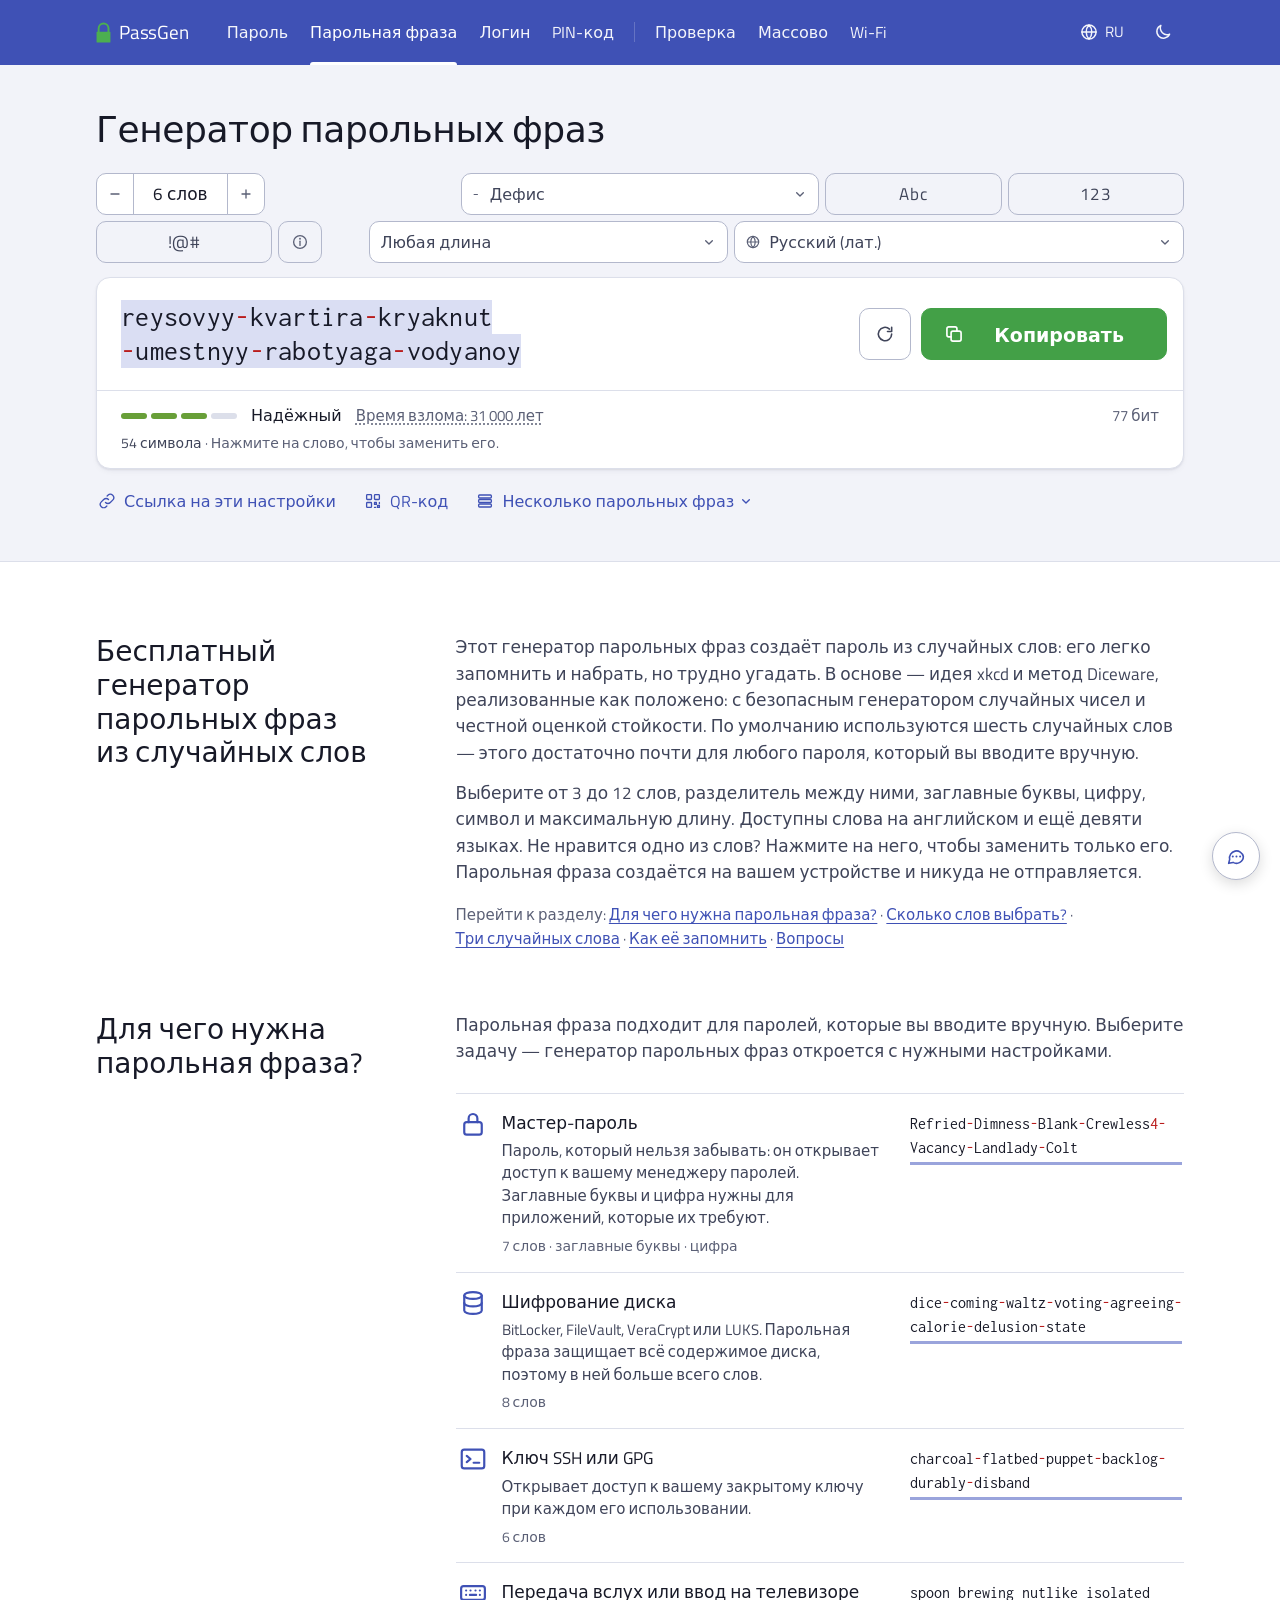
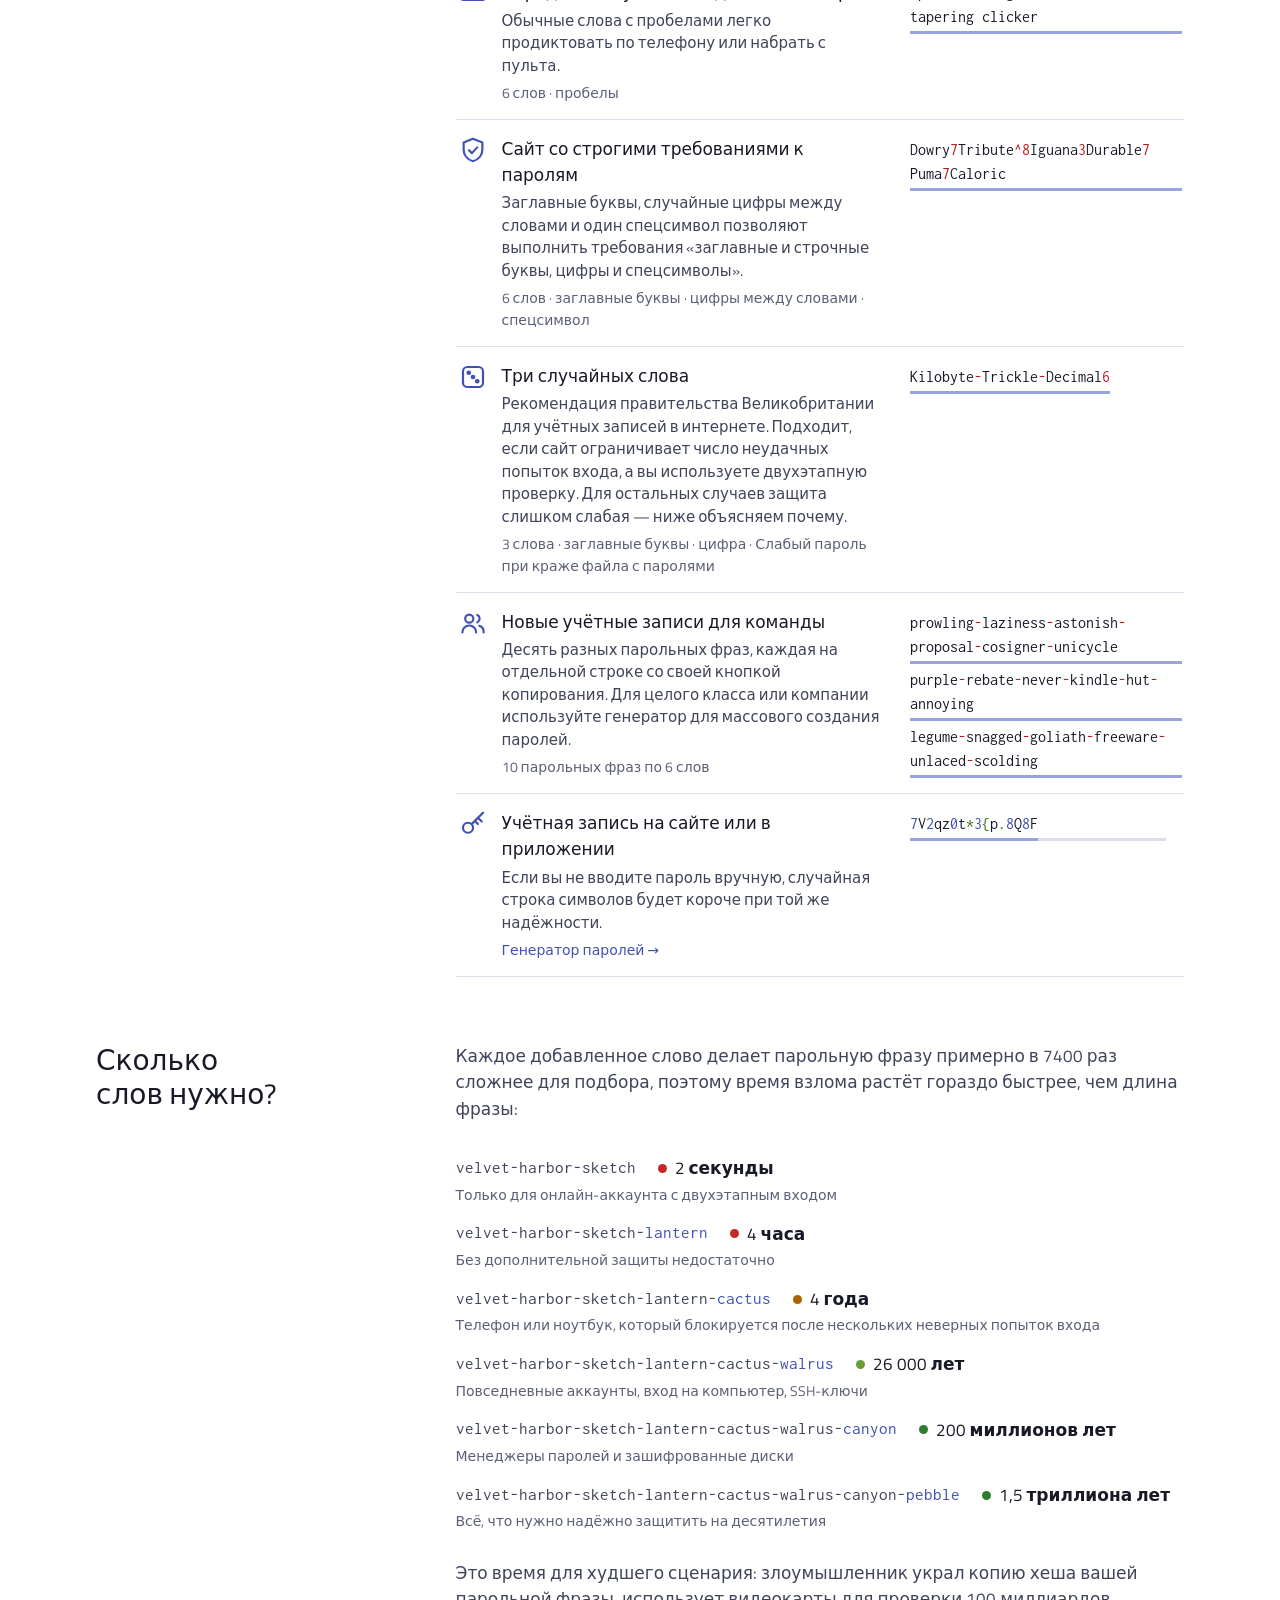
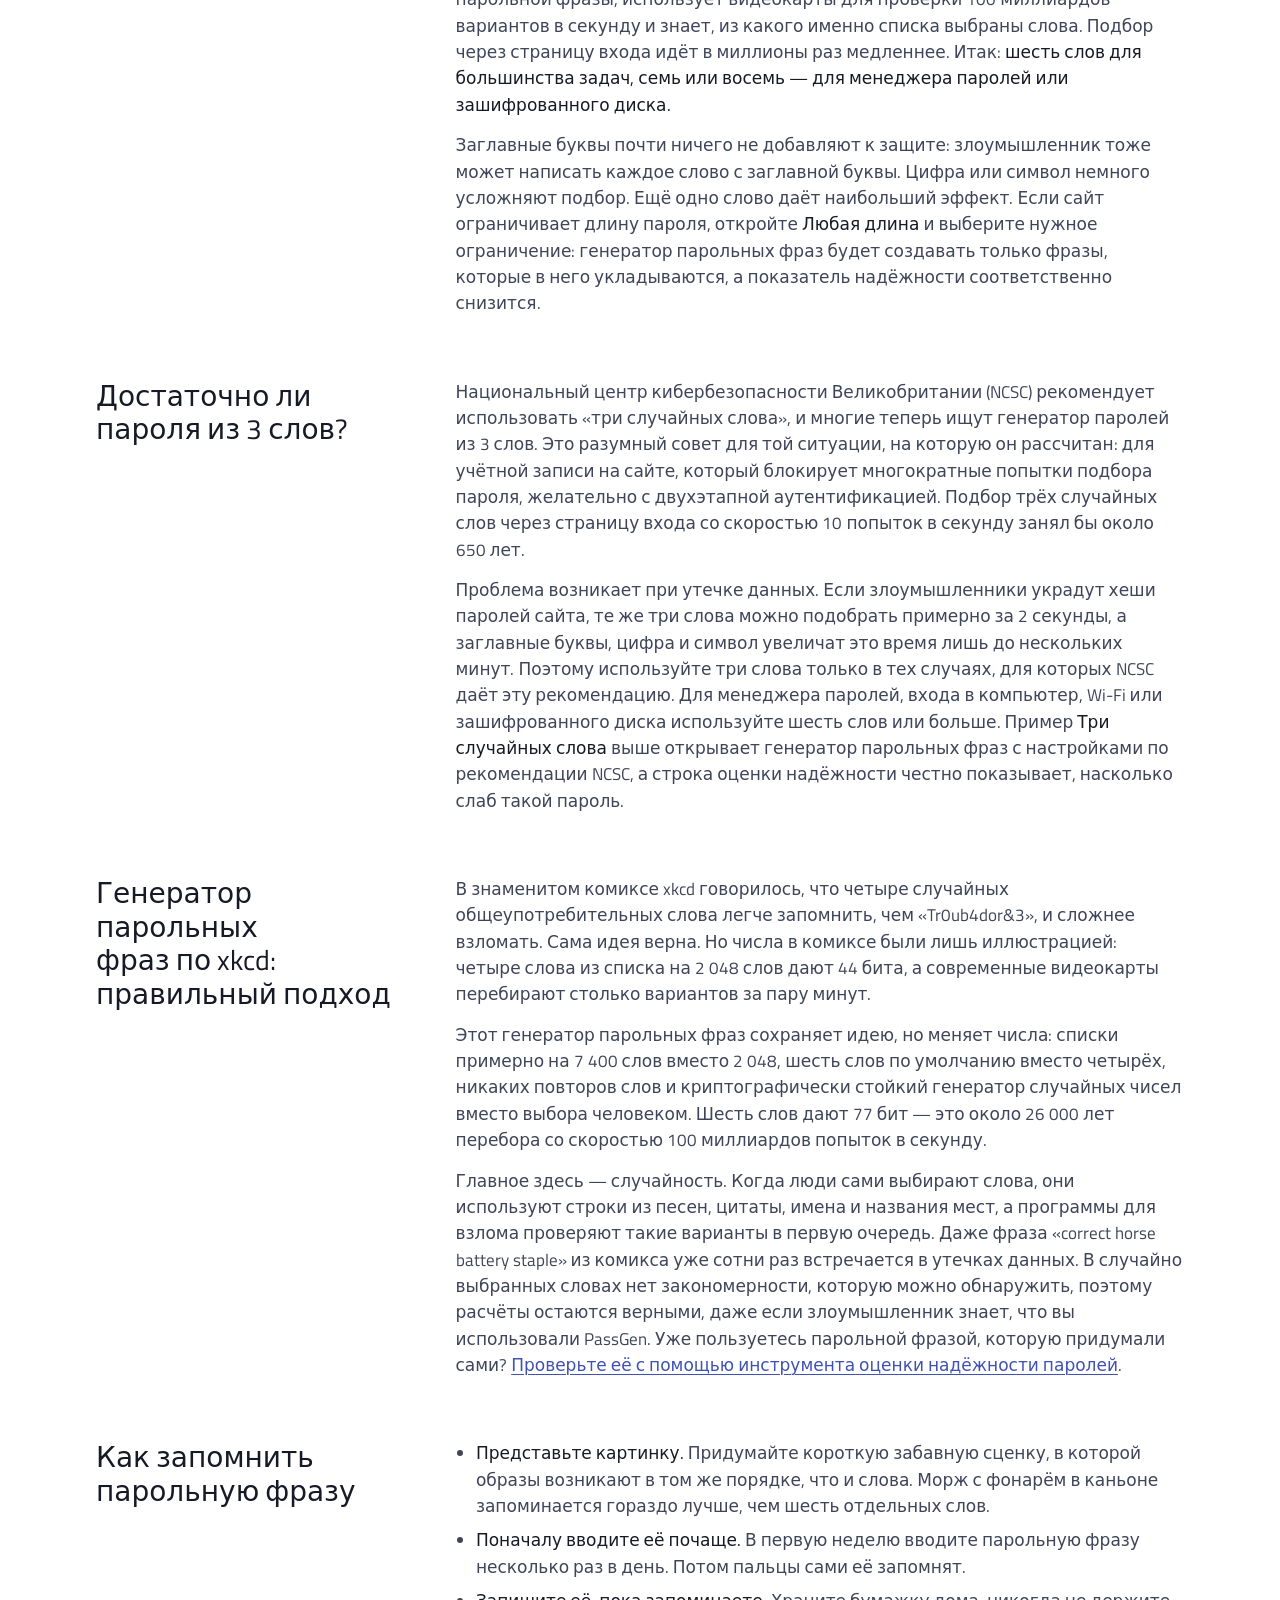
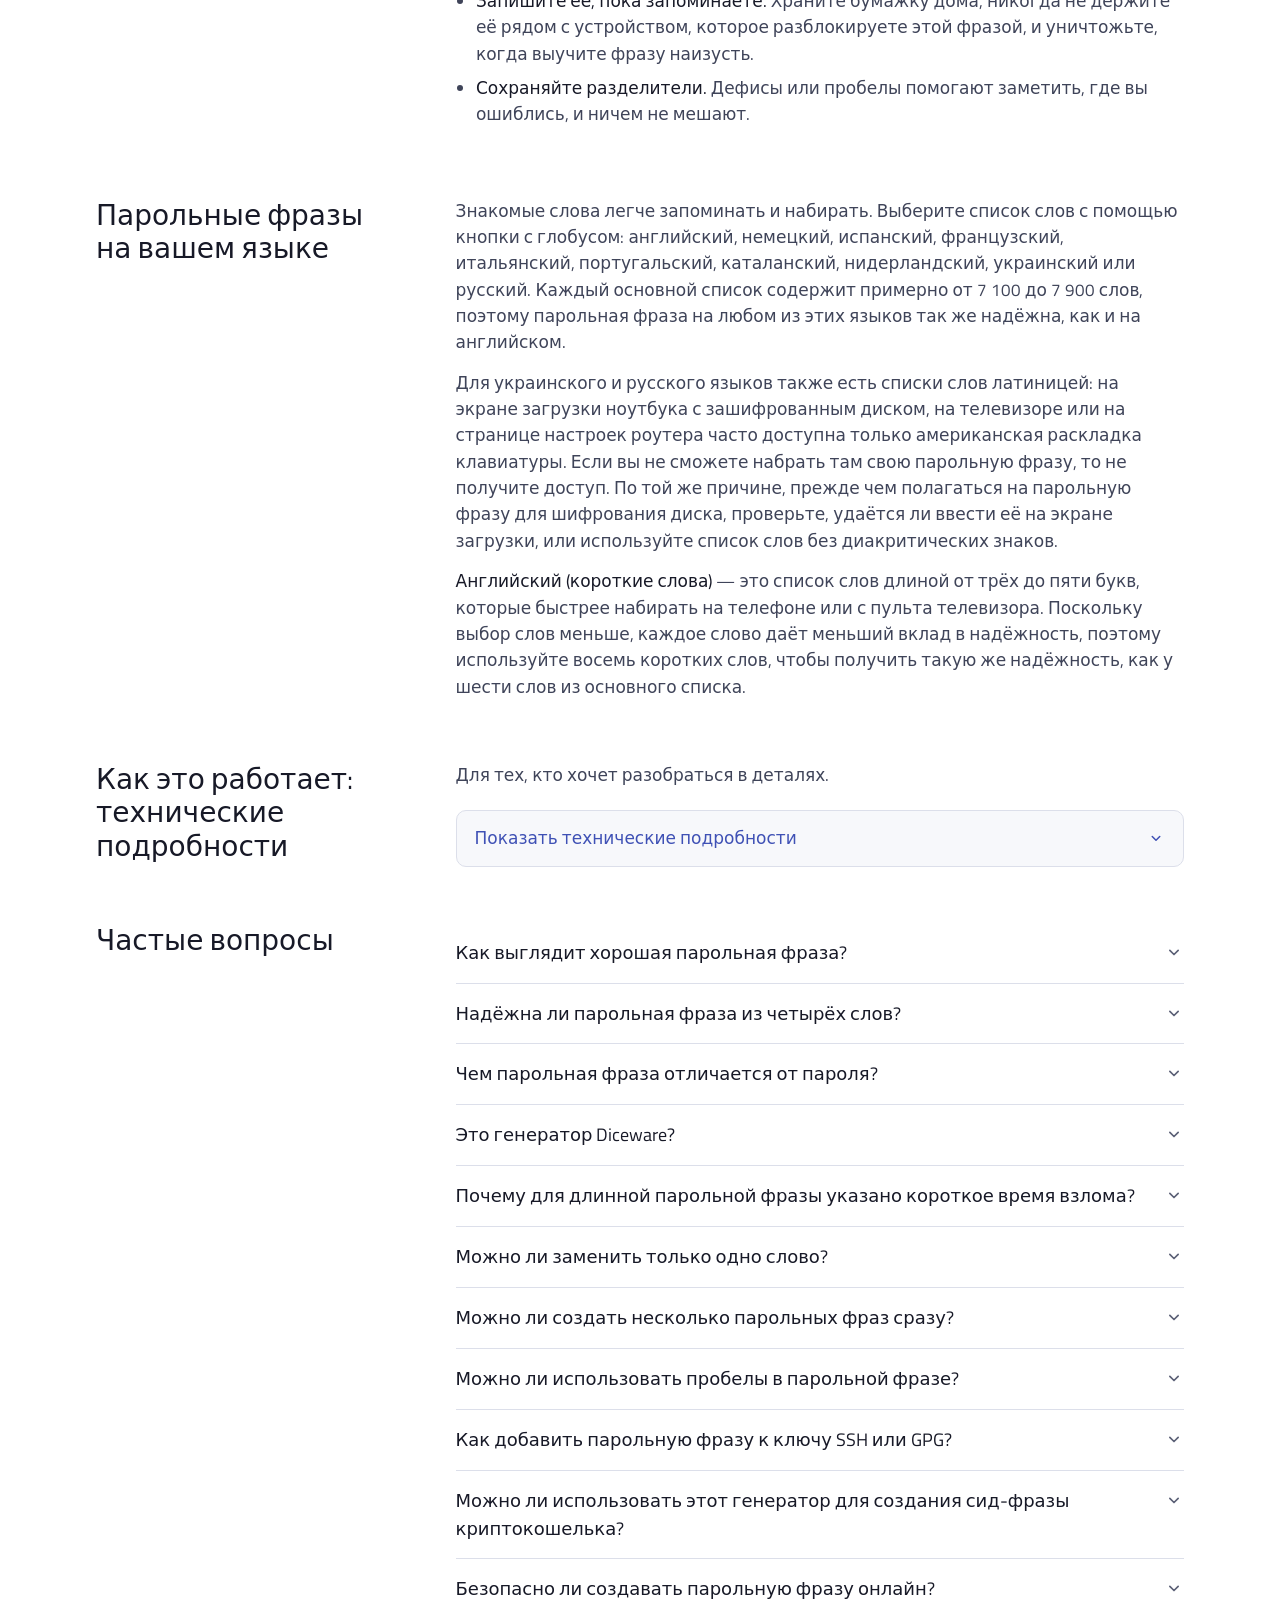
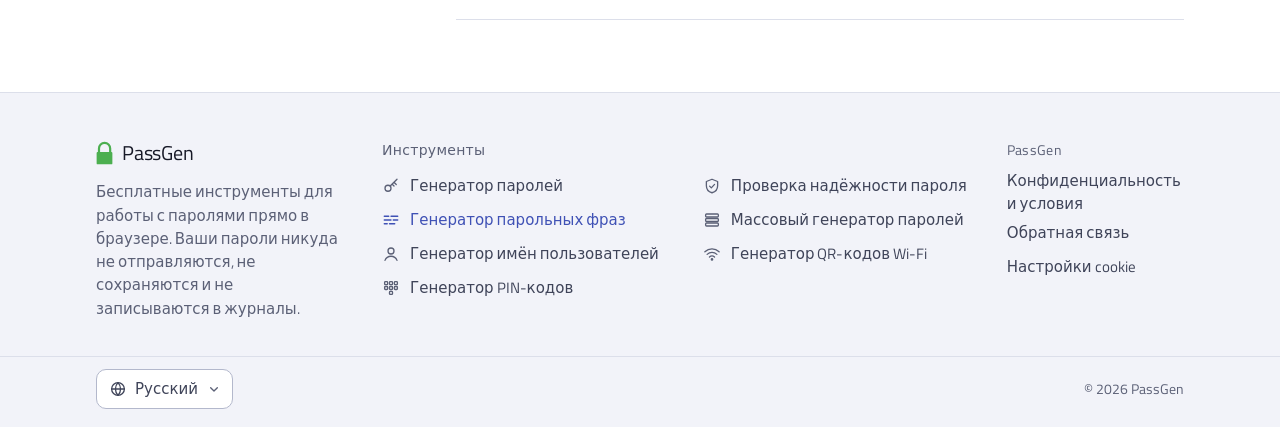
<file: ru/passphrase/index.html>
<!doctype html> <html lang="ru" data-lang="ru"> <head> <meta charset="utf-8"><meta http-equiv="Content-Security-Policy" content="default-src 'self'; script-src 'self' 'unsafe-inline'; style-src 'self' 'unsafe-inline'; img-src 'self' data:; font-src 'self'; connect-src 'self' https://api.pwnedpasswords.com; frame-src 'none'; object-src 'none';"> <meta name="viewport" content="width=device-width,initial-scale=1"> <title>Генератор парольных фраз — пароли из слов | PassGen</title> <meta name="description" content="Генератор парольных фраз: надёжные, запоминающиеся пароли из случайных слов в стиле xkcd. 3–12 слов, до 16 фраз, 10 языков, любой лимит длины. В браузере."> <link rel="preload" href="/assets/fonts/inconsolata-latin.woff2" as="font" type="font/woff2" crossorigin> <link rel="preload" href="/assets/fonts/titillium-latin.woff2" as="font" type="font/woff2" crossorigin> <style>@font-face { font-family: "Titillium Web"; font-style: normal; font-weight: 400; font-display: swap; src: url("/assets/fonts/titillium-latin.woff2") format("woff2"); unicode-range: U+0-FF, U+131, U+152-153, U+2BB-2BC, U+2C6, U+2DA, U+2DC, U+304, U+308, U+329, U+2000-206F, U+20AC, U+2122, U+2191, U+2193, U+2212, U+2215, U+FEFF, U+FFFD; }@font-face { font-family: "Titillium Web"; font-style: normal; font-weight: 400; font-display: swap; src: url("/assets/fonts/titillium-latin-ext.woff2") format("woff2"); unicode-range: U+100-2BA, U+2BD-2C5, U+2C7-2CC, U+2CE-2D7, U+2DD-2FF, U+304, U+308, U+329, U+1D00-1DBF, U+1E00-1E9F, U+1EF2-1EFF, U+2020, U+20A0-20AB, U+20AD-20C0, U+2113, U+2C60-2C7F, U+A720-A7FF; }@font-face { font-family: Inconsolata; font-style: normal; font-weight: 400; font-display: block; src: url("/assets/fonts/inconsolata-latin.woff2") format("woff2"); unicode-range: U+0-FF, U+131, U+152-153, U+2BB-2BC, U+2C6, U+2DA, U+2DC, U+304, U+308, U+329, U+2000-206F, U+20AC, U+2122, U+2191, U+2193, U+2212, U+2215, U+FEFF, U+FFFD; }@font-face { font-family: Inconsolata; font-style: normal; font-weight: 400; font-display: block; src: url("/assets/fonts/inconsolata-latin-ext.woff2") format("woff2"); unicode-range: U+100-2BA, U+2BD-2C5, U+2C7-2CC, U+2CE-2D7, U+2DD-2FF, U+304, U+308, U+329, U+1D00-1DBF, U+1E00-1E9F, U+1EF2-1EFF, U+2020, U+20A0-20AB, U+20AD-20C0, U+2113, U+2C60-2C7F, U+A720-A7FF; }:root { color-scheme: light; --bg: #ffffff; --band: #f2f3f9; --slab: #ffffff; --sunk: #f7f8fb; --line: #dcdfea; --line-strong: #b3b8cc; --box: #767b90; --ink: #171927; --ink-2: #3f4459; --muted: #5b6076; --brand: #3F51B5; --brand-ink: #3F51B5; --brand-fill: #3F51B5; --brand-soft: #e8eaf6; --brand-line: #9aa4dc; --on-brand: #ffffff; --go: #4CAF50; --go-hover: #5cbb60; --go-ink: #0c2310; --sel: #c5cae9; --sel-ink: #171927; --s-weak: #c62828; --s-fair: #a86400; --s-strong: #3F51B5; --s-vstrong: #2e7d32; --s-empty: #dcdfea; --shadow: 0 1px 2px rgb(23 27 60 / .07),0 3px 8px -4px rgb(23 27 60 / .12); --pop-shadow: 0 10px 20px -8px rgb(23 27 60 / .28),0 2px 6px rgb(23 27 60 / .08); --scrim: rgb(15 17 30 / .38); --ui: "Titillium Web",system-ui,-apple-system,"Segoe UI",Roboto,"Noto Sans",sans-serif; --mono: "Inconsolata",ui-monospace,"SFMono-Regular",Menlo,Consolas,monospace; --r: 10px; --wrap: 880px; --wide: 1136px; --gutter: 24px; }@media (prefers-color-scheme: dark){:root:not([data-theme="light"]) { color-scheme: dark; --bg: #141518; --band: #1b1c21; --slab: #24262d; --sunk: #1e1f25; --line: #33363f; --line-strong: #4d515e; --box: #8a8fa0; --ink: #eceef3; --ink-2: #c6c9d4; --muted: #a3a7b6; --brand-ink: #82b1ff; --brand-fill: #4a5fd0; --brand-soft: #262d4d; --brand-line: #5465c4; --on-brand: #ffffff; --go: #4CAF50; --go-hover: #5cbb60; --go-ink: #0c2310; --sel: #3949ab; --sel-ink: #ffffff; --s-weak: #ef5350; --s-fair: #ffb300; --s-strong: #82b1ff; --s-vstrong: #66bb6a; --s-empty: #393c46; --shadow: 0 1px 2px rgb(0 0 0 / .3),0 3px 8px -4px rgb(0 0 0 / .4); --pop-shadow: 0 10px 20px -8px rgb(0 0 0 / .7),0 2px 6px rgb(0 0 0 / .3); --scrim: rgb(0 0 0 / .55); }}:root[data-theme="dark"] { color-scheme: dark; --bg: #141518; --band: #1b1c21; --slab: #24262d; --sunk: #1e1f25; --line: #33363f; --line-strong: #4d515e; --box: #8a8fa0; --ink: #eceef3; --ink-2: #c6c9d4; --muted: #a3a7b6; --brand-ink: #82b1ff; --brand-fill: #4a5fd0; --brand-soft: #262d4d; --brand-line: #5465c4; --on-brand: #ffffff; --go: #4CAF50; --go-hover: #5cbb60; --go-ink: #0c2310; --sel: #3949ab; --sel-ink: #ffffff; --s-weak: #ef5350; --s-fair: #ffb300; --s-strong: #82b1ff; --s-vstrong: #66bb6a; --s-empty: #393c46; --shadow: 0 1px 2px rgb(0 0 0 / .3),0 3px 8px -4px rgb(0 0 0 / .4); --pop-shadow: 0 10px 20px -8px rgb(0 0 0 / .7),0 2px 6px rgb(0 0 0 / .3); --scrim: rgb(0 0 0 / .55); }*, ::before, ::after { box-sizing: border-box; }html { text-size-adjust: 100%; scrollbar-color: var(--line-strong) transparent; scroll-behavior: smooth; }@media (prefers-reduced-motion: reduce){html { scroll-behavior: auto; }}body { margin: 0px; background: var(--bg); color: var(--ink); font: 400 17px/1.55 var(--ui); font-synthesis: none; -webkit-font-smoothing: antialiased; }body { display: flex; flex-direction: column; min-height: 100dvh; }body > main { flex: 1 0 auto; }::selection { background: var(--sel); color: var(--sel-ink); }a { color: var(--brand-ink); text-underline-offset: 0.2em; text-decoration-thickness: 1px; }a:hover { text-decoration-thickness: 2px; }button, input, select, textarea { font: inherit; color: inherit; }button { cursor: pointer; }:focus-visible { outline: 2px solid var(--brand-ink); outline-offset: 2px; border-radius: 6px; }.ico { width: 20px; height: 20px; flex: 0 0 auto; display: block; }.sr { width: 1px; height: 1px; overflow: hidden; clip: rect(0px, 0px, 0px, 0px); white-space: nowrap; position: absolute !important; }h1, h2, h3 { font-weight: 400; margin: 0px; text-wrap: balance; }.top { background: var(--band); border-bottom: 1px solid var(--line); }.top-in { max-width: var(--wide); margin: 0px auto; padding: 0 var(--gutter); height: 64px; display: flex; align-items: center; gap: 28px; }.brand { display: flex; align-items: center; gap: 10px; color: var(--ink); text-decoration: none; font-size: 22px; letter-spacing: -0.01em; flex: 0 0 auto; }.brand:hover { text-decoration: none; }.brand svg { width: 30px; height: 30px; }.tools { display: flex; align-self: stretch; gap: 2px; flex: 1 1 0%; min-width: 0px; }.tools a { position: relative; display: flex; align-items: center; gap: 8px; padding: 0px 13px; color: var(--ink-2); text-decoration: none; font-size: 16px; white-space: nowrap; }.tools a .ico { width: 18px; height: 18px; color: var(--muted); }.tools a:hover { color: var(--ink); }.tools a[aria-current="page"] { color: var(--brand-ink); }.tools a[aria-current="page"] .ico { color: var(--brand-ink); }.tools a[aria-current="page"]::after { content: ""; position: absolute; inset-inline: 10px; bottom: -1px; height: 3px; border-radius: 3px 3px 0px 0px; background: var(--brand-ink); }.tools .sep { width: 1px; background: var(--line); margin: 22px 8px; }.top-actions { display: flex; align-items: center; gap: 6px; flex: 0 0 auto; }.top-actions .menu-btn { display: none; }.icon-btn { display: inline-flex; align-items: center; justify-content: center; gap: 6px; height: 40px; min-width: 40px; padding: 0px 10px; border-radius: var(--r); border: 1px solid transparent; background: transparent; color: var(--ink-2); }.icon-btn:hover { background: var(--slab); border-color: var(--line); }.lang-btn .code { font-size: 15px; letter-spacing: 0.04em; }.band { background: var(--band); border-bottom: 1px solid var(--line); }.band-in { max-width: var(--wrap); margin: 0px auto; padding: 44px var(--gutter) 40px; }.title { display: flex; flex-wrap: wrap; align-items: baseline; justify-content: space-between; gap: 6px 24px; }h1 { font-size: 36px; line-height: 1.12; letter-spacing: -0.012em; color: var(--ink); }.recipe { display: flex; flex-wrap: wrap; gap: 8px; margin: 24px 0px 14px; padding: 0px; list-style: none; }.chip { display: inline-flex; align-items: center; gap: 8px; height: 42px; padding: 0px 14px; border-radius: var(--r); border: 1px solid var(--line-strong); background: var(--slab); color: var(--ink-2); font-size: 16px; white-space: nowrap; transition: background-color 0.15s, border-color 0.15s, color 0.15s; }.chip:hover { border-color: var(--brand-line); color: var(--ink); }.chip .ico { width: 16px; height: 16px; color: var(--muted); transition: transform 0.2s cubic-bezier(0.2, 0.8, 0.2, 1); }.chip .val { color: var(--ink); }.chip[aria-pressed="false"] { color: var(--muted); }@keyframes nope { 
  20%, 60% { transform: translateX(-4px); }
  40%, 80% { transform: translateX(4px); }
}.recipe .gap { width: 8px; }.sep-glyph { font-size: 20px; line-height: 1; color: var(--ink); min-width: 10px; text-align: center; letter-spacing: 0px; }.recipe li { display: flex; }.recipe li > .chip { flex: 1 1 0%; justify-content: center; }.slab { background: var(--slab); border: 1px solid var(--line); border-radius: 14px; box-shadow: var(--shadow); }.slab-main { display: grid; grid-template-columns: minmax(0px, 1fr) auto auto; align-items: center; gap: 10px; padding: 16px 16px 16px 24px; padding-inline: 24px 16px; }.out { min-width: 0px; height: 64px; display: flex; align-items: center; font-family: var(--mono); color: var(--ink); direction: ltr; unicode-bidi: isolate; }.out-text { display: block; white-space: nowrap; overflow: hidden; font-size: 40px; line-height: 1.2; letter-spacing: 0.01em; font-variant-ligatures: none; }.out.wrap { height: auto; min-height: 64px; max-height: 40vh; overflow: auto; align-items: flex-start; padding: 6px 0px; }.out.wrap .out-text { white-space: normal; word-break: break-all; overflow: visible; }.out.phrase.wrap .out-text { word-break: normal; overflow-wrap: anywhere; text-wrap: balance; }[dir="rtl"] .out { justify-content: flex-end; }.btn { display: inline-flex; align-items: center; justify-content: center; gap: 10px; height: 52px; padding: 0px 22px; border-radius: var(--r); border: 1px solid var(--line-strong); background: var(--slab); color: var(--ink); font-size: 18px; white-space: nowrap; transition: background-color 0.15s, border-color 0.15s, transform 0.1s; }.btn:active { transform: translateY(1px); }.btn .ico { width: 20px; height: 20px; }.btn-icon { width: 52px; padding: 0px; color: var(--ink-2); }.btn-icon:hover { border-color: var(--brand-line); color: var(--brand-ink); }.btn-icon .ico { transition: transform 0.45s cubic-bezier(0.2, 0.8, 0.2, 1); }.btn-go { background: var(--go); border-color: var(--go); color: var(--go-ink); min-width: 132px; }.btn-go:hover { background: var(--go-hover); border-color: var(--go-hover); }.btn-go .labels { display: grid; }.btn-go .labels > span { grid-area: 1 / 1; transition: opacity 0.15s; }.btn-go .labels > span[hidden] { display: block; visibility: hidden; opacity: 0; }.btn-go .ic-wrap { display: grid; width: 20px; height: 20px; }.btn-go .ic-wrap svg { width: 20px; height: 20px; grid-area: 1 / 1; transition: opacity 0.15s, transform 0.25s cubic-bezier(0.2, 0.8, 0.2, 1); }.btn-go .ic-done { opacity: 0; transform: scale(0.5); }.slab-foot { display: flex; align-items: center; gap: 14px; padding: 12px 24px; border-top: 1px solid var(--line); font-size: 15px; color: var(--muted); min-height: 48px; }.meter { display: flex; gap: 4px; flex: 0 0 auto; }.meter i { width: 26px; height: 6px; border-radius: 3px; background: var(--s-empty); transition: background-color 0.25s; }.meter[data-l="3"] i:nth-child(-n+3) { background: var(--s-strong); }.verdict { color: var(--ink); font-size: 16px; }.foot-sp { flex: 1 1 0%; }.bits { font-variant-numeric: tabular-nums; white-space: nowrap; }.after { display: flex; flex-wrap: wrap; gap: 4px 8px; margin-top: 12px; margin-inline-start: -8px; }.link-btn { display: inline-flex; align-items: center; gap: 8px; height: 40px; padding: 0px 10px; border: 0px; border-radius: 8px; background: none; color: var(--brand-ink); font-size: 16px; }.link-btn .ico { width: 18px; height: 18px; }.link-btn:hover { background: var(--brand-soft); }.btn:disabled { opacity: 0.5; cursor: not-allowed; }@starting-style {
  .pop:popover-open { opacity: 0; transform: translateY(-4px); }
}.opt code, .pop code, .mono { font-family: var(--mono); font-size: 15px; color: var(--muted); letter-spacing: 0.04em; word-break: break-all; }.guide { max-width: var(--wrap); margin: 0px auto; padding: 24px var(--gutter) 72px; }.guide section { max-width: 68ch; padding-top: 48px; }.guide h2 { font-size: 28px; line-height: 1.2; margin-bottom: 12px; color: var(--ink); }.guide p, .guide li { color: var(--ink-2); }.guide p { margin: 0px 0px 14px; }.fb-fab { transition: opacity 0.2s, transform 0.2s; }@keyframes rise { 
  0% { opacity: 0; transform: translateY(8px); }
}.toast { position: fixed; left: 50%; bottom: 24px; transform: translate(-50%, 16px); background: var(--ink); color: var(--bg); padding: 10px 16px; border-radius: 10px; font-size: 15px; opacity: 0; pointer-events: none; transition: opacity 0.18s, transform 0.25s cubic-bezier(0.2, 0.8, 0.2, 1); z-index: 50; max-width: calc(-32px + 100vw); }.print-only { display: none; }@media print{body > :not(.print-only) { display: none !important; }.print-only { display: block !important; }}@media (max-width: 1120px){.tools a .ico { display: none; }.tools a { padding: 0px 10px; }}@media (max-width: 999px){.recipe { margin: 18px 0px 12px; gap: 6px; display: grid; grid-template-columns: repeat(12, minmax(0px, 1fr)); grid-auto-flow: dense; }.recipe > li { grid-column: span 4; }.recipe .r-words { grid-column: span 5; }.recipe .r-sep { grid-column: span 7; }.recipe .r-wl { grid-column: span 12; }.recipe .gap { display: none; }}@media (max-width: 860px){:root { --gutter: 16px; }.top-in { display: grid; grid-template-columns: minmax(0px, 1fr) auto; height: auto; padding: 0px; gap: 0px; }.brand { font-size: 20px; height: 56px; padding-inline: 16px; }.brand svg { width: 26px; height: 26px; }.top-actions { padding-inline-end: 8px; grid-area: 1 / 2; }.top-actions .menu-btn { display: inline-flex; }.tools { grid-area: 2 / 1 / auto / -1; border-top: 1px solid var(--line); overflow-x: auto; scrollbar-width: none; height: 48px; padding: 0px 8px; scroll-snap-type: x; mask-image: linear-gradient(90deg, rgb(0, 0, 0) 88%, transparent); }[dir="rtl"] .tools { mask-image: linear-gradient(270deg, rgb(0, 0, 0) 88%, transparent); }.tools::-webkit-scrollbar { display: none; }.tools a { padding: 0px 12px; scroll-snap-align: start; }.tools a .ico { display: block; }.tools .sep { margin: 14px 4px; }.band-in { padding: 24px var(--gutter) 28px; }h1 { font-size: 28px; }.title { display: block; }.chip { height: 42px; padding: 0px 10px; font-size: 15px; gap: 7px; }.slab-main { grid-template-columns: 52px minmax(0px, 1fr); padding: 14px; }.slab-main .out { grid-column: 1 / -1; height: 56px; }.slab-main .out.wrap, .slab-main .out.many { height: auto; }.btn-go { width: 100%; }.slab-foot { padding: 10px 14px; flex-wrap: wrap; gap: 6px 12px; }.slab-foot .bits { display: none; }.guide section { padding-top: 36px; }.guide h2 { font-size: 24px; }@starting-style {
  .pop:not(.pop-info):popover-open { transform: translateY(24px); }
}@starting-style {
  .pop.pop-full:popover-open, .lang-pop:popover-open { transform: none; opacity: 0; }
}}@media (prefers-reduced-motion: reduce){*, ::before, ::after { animation-duration: 0.01ms !important; animation-iteration-count: 1 !important; transition-duration: 0.01ms !important; }}:root[data-theme="dark"] .theme-btn .ic-moon, :root:not([data-theme="dark"]) .theme-btn .ic-sun { display: none; }:root.theme-switching, :root.theme-switching *, :root.theme-switching ::before, :root.theme-switching ::after { transition: none !important; }:root:not([data-theme="dark"]) .top { --band: #3F51B5; --line: rgb(255 255 255 / .2); --line-strong: rgb(255 255 255 / .5); --ink: #ffffff; --ink-2: rgb(255 255 255 / .94); --muted: rgb(255 255 255 / .84); --brand-ink: #ffffff; --brand-fill: #ffffff; --brand-soft: rgb(255 255 255 / .16); --brand-line: rgb(255 255 255 / .75); --on-brand: #3F51B5; --box: rgb(255 255 255 / .8); border-bottom-color: transparent; }:root:not([data-theme="dark"]) .top .icon-btn:hover { background: rgba(255, 255, 255, 0.12); border-color: transparent; }:root:not([data-theme="dark"]) .top .pop, :root:not([data-theme="dark"]) .top dialog { --line: #dcdfea; --line-strong: #b3b8cc; --ink: #171927; --ink-2: #3f4459; --muted: #5b6076; --brand-ink: #3F51B5; --brand-fill: #3F51B5; --brand-soft: #e8eaf6; --brand-line: #9aa4dc; --on-brand: #ffffff; --box: #767b90; }@font-face { font-family: "PG Bold"; font-style: normal; font-weight: 700; font-display: swap; src: url("/assets/fonts/titillium-700-latin.woff2") format("woff2"); unicode-range: U+0-FF, U+131, U+152-153, U+2BB-2BC, U+2C6, U+2DA, U+2DC, U+304, U+308, U+329, U+2000-206F, U+20AC, U+2122, U+2191, U+2193, U+2212, U+2215, U+FEFF, U+FFFD; }@font-face { font-family: "PG Bold"; font-style: normal; font-weight: 700; font-display: swap; src: url("/assets/fonts/titillium-700-latin-ext.woff2") format("woff2"); unicode-range: U+100-2BA, U+2BD-2C5, U+2C7-2CC, U+2CE-2D7, U+2DD-2FF, U+304, U+308, U+329, U+1D00-1DBF, U+1E00-1E9F, U+1EF2-1EFF, U+2020, U+20A0-20AB, U+20AD-20C0, U+2113, U+2C60-2C7F, U+A720-A7FF; }html[data-theme]:root { --go: #43A047; --go-hover: #3B9440; --go-ink: #ffffff; }.btn-go { font-size: 19px; font-family: "PG Bold", "Titillium Web", system-ui, sans-serif; font-weight: 700; }.brand .lock { width: 17px; height: 24px; flex: 0 0 auto; }.brand { gap: 9px; }.top { position: sticky; top: calc(var(--hdr-h, 64px) * -1); z-index: 40; }@keyframes hdr-in { 
  0% { transform: translateY(-100%); }
  100% { transform: none; }
}.guide section[id] { scroll-margin-top: -24px; }@media (max-width: 860px){.guide section[id] { scroll-margin-top: -12px; }}html[data-theme]:root { --s-strong: #689F38; }html[data-theme="dark"]:root { --s-strong: #9CCC65; }.after { align-items: center; }@media (min-width: 1000px){.band-in:not(.bulk-in) { max-width: var(--wide); padding-inline: calc(var(--gutter) + var(--rail, 154px)); }.guide { max-width: var(--wide); }.guide section { max-width: none; display: grid; grid-template-columns: minmax(0px, 1fr) minmax(0px, 2.4fr); column-gap: 56px; }.guide section > * { grid-column: 2; }.guide section > h2 { grid-area: 1 / 1 / span 40; align-self: start; }.recipe { gap: 6px; }.recipe .chip { padding-inline: 12px; }.recipe .gap { width: 4px; }}@media (min-width: 1000px){.recipe { gap: 5px; }.recipe .chip { padding-inline: 10px; }.recipe .gap { width: 3px; }}@media (min-width: 1000px){.recipe .gap { width: 0px; }.recipe { gap: 4px; }}@media (min-width: 1000px){.recipe:not(.compact) { justify-content: space-between; }}@media (min-width: 1000px){:root.tool-wide .band-in:not(.bulk-in) { padding-inline: var(--gutter); }}@media (min-width: 1000px){.recipe:not(.compact) { justify-content: flex-start; }.recipe:not(.compact) > li > .chip { width: 100%; }}.recipe .split { display: flex; flex: 1 1 0%; min-width: 0px; }.recipe .split > .chip:first-child { flex: 1 1 0%; border-start-end-radius: 0px; border-end-end-radius: 0px; }.recipe .chip.chip-more { flex: 0 0 auto; position: relative; padding-inline: 7px; margin-inline-start: -1px; border-start-start-radius: 0px; border-end-start-radius: 0px; color: var(--muted); }.after #c-am .chev { width: 16px; height: 16px; margin-inline-start: -4px; }.recipe .chip.chip-info { padding-inline: 9px; }.recipe .chip.chip-info .ico { width: 18px; height: 18px; }.recipe .len-split { display: flex; flex: 1 1 0%; min-width: 0px; }.recipe .len-split > .chip { border-radius: 0px; margin-inline-start: -1px; justify-content: center; }.recipe .len-split > .chip:first-child { margin-inline-start: 0px; border-start-start-radius: var(--r); border-end-start-radius: var(--r); }.recipe .len-split > .chip:last-child { border-start-end-radius: var(--r); border-end-end-radius: var(--r); }.recipe .len-split .step { flex: 0 0 auto; width: 38px; padding: 0px; color: var(--ink-2); }.recipe .len-split .step .ico { width: 16px; height: 16px; }.recipe .len-split .step:disabled { color: var(--line-strong); cursor: default; }.recipe .len-split .len-num { flex: 1 1 0%; min-width: 0px; padding-inline: 6px; cursor: default; font-variant-numeric: tabular-nums; font-size: 17px; color: var(--ink); }.recipe .len-split .len-num:hover { border-color: var(--line-strong); }.recipe .len-split > .chip.step:first-child { flex: 0 0 auto; }.recipe .len-split > .chip.step { flex: 0 0 auto; }@media (hover: hover) and (pointer: fine){:root.scrubbing, :root.scrubbing * { cursor: ew-resize !important; user-select: none; }}.recipe .split > .chip:first-child { justify-content: center; }.btn-icon .ico { transition: none; }@keyframes pg-turn { 
  0% { transform: rotate(0deg); }
  100% { transform: rotate(360deg); }
}.recipe.pp-row .opt-tog .opt-ch { font-size: 17px; letter-spacing: 0.04em; }.recipe.pp-row .opt-tog[aria-pressed="false"] { background: var(--slab); border-color: var(--line-strong); color: var(--ink-2); }.recipe.pp-row .len-split .len-num { flex: 0 0 auto; width: 3.4ch; padding-inline: 4px; font-size: 17px; color: var(--ink); cursor: default; }@media (min-width: 1000px){.recipe.pp-row { gap: 6px; }.recipe.pp-row .gap { width: 10px; }.recipe.pp-row:not(.compact) > li:not(.gap):not(.r-words) { flex: 1 1 auto; }.recipe.pp-row:not(.compact) > li.r-words { flex: 0 0 auto; }.recipe.pp-row .len-split { flex: 0 0 auto; }}@media (max-width: 999px){.recipe.pp-row { grid-template-columns: repeat(24, minmax(0px, 1fr)); }.recipe.pp-row > li.r-words { grid-column: span 10; }.recipe.pp-row > li.r-sep { grid-column: span 14; }.recipe.pp-row > li.r-opt { grid-column: span 6; }.recipe.pp-row > li.r-wl { grid-column: span 12; }.recipe.pp-row .len-split .step { width: 44px; }.recipe.pp-row .len-split .len-num { flex: 1 1 0%; }}.stack { display: inline-grid; justify-items: center; }.stack > * { grid-area: 1 / 1; }.stack > .sizer { visibility: hidden; white-space: nowrap; }.stack { justify-items: start; }.recipe .chip:has(> .stack):has(> .chev) { justify-content: flex-start; }.recipe .chip:has(> .stack):has(> .chev) > .chev { margin-inline-start: auto; }.recipe.pp-row .len-split .len-num { width: auto; padding-inline: 14px; }.recipe.pp-row .len-split .len-num .stack { justify-items: center; }@media (max-width: 999px){.recipe.pp-row > li.r-words { grid-column: span 12; }.recipe.pp-row > li.r-sep { grid-column: span 12; }.recipe.pp-row .len-split .len-num { padding-inline: 6px; }}@media (max-width: 359px){.recipe.pp-row > li.r-words, .recipe.pp-row > li.r-sep, .recipe.pp-row > li.r-wl { grid-column: span 24; }.recipe.pp-row > li.r-opt { grid-column: span 12; }}.recipe.pw-row .r-set .chip[aria-pressed="false"], .recipe.pw-row .look-tog[aria-pressed="false"], .recipe.pp-row .opt-tog[aria-pressed="false"], .recipe .chip.chip-more:not(.on):is(#c-sym, #c-look-i) { background: transparent; border-color: var(--line-strong); box-shadow: none; }.recipe .r-set .chip > span:not(.sr):not(.box)::before, .recipe .opt-tog .opt-ch::before, .recipe .look-tog.skip-words::before { content: "✓"; display: inline-block; width: 0.9em; margin-inline-end: 5px; font-family: var(--ui); font-weight: 400; color: transparent; text-decoration: none; }.recipe .r-set .chip > span:not(.sr):not(.box), .recipe .opt-tog .opt-ch { position: relative; }.recipe .r-set .chip > span:not(.sr):not(.box)::before, .recipe .opt-tog .opt-ch::before { position: absolute; right: 100%; top: 50%; transform: translateY(-50%); width: auto; margin: 0px 6px 0px 0px; }.recipe.pp-row .opt-tog { padding-inline: 26px; }.recipe .r-set .chip > span:not(.sr):not(.box)::before, .recipe .opt-tog .opt-ch::before { right: auto; inset-inline-end: 100%; margin: 0px; margin-inline-end: 6px; }.top-in .brand { font-size: 19px; gap: 8px; }.top-in .brand .lock { width: 15px; height: 21px; }@media (max-width: 999px){.top-in .brand { font-size: 18px; }.top-in .brand .lock { width: 14px; height: 20px; }}@media (min-width: 1000px){:root { --rail: 154px; }}@media (hover: hover) and (pointer: fine){.recipe.recipe.recipe :is(.r-set .chip, .look-tog, .opt-tog, .chip-more):hover { border-color: var(--brand-line); color: var(--brand-ink); background: color-mix(in srgb,var(--brand-fill) 7%,var(--slab)); }.recipe.recipe .len-split .step:hover, .recipe.recipe .len-split input.len-num:hover { border-color: var(--brand-line); color: var(--brand-ink); background: color-mix(in srgb,var(--brand-fill) 7%,var(--slab)); position: relative; z-index: 1; }.guide .job:hover { background: color-mix(in srgb,var(--brand-fill) 5%,transparent); }.top-in .brand:hover { opacity: 0.85; }}.guide .job { border-radius: 8px; transition: background-color 0.15s; }@media (max-width: 999px){.recipe.pp-row .r-wl .chip { padding-inline: 8px; gap: 6px; }}@media (max-width: 999px){.recipe.pp-row:not(.pin-row) > li.r-opt { grid-column: span 12; }.recipe.pp-row:not(.pin-row) > li.r-wl { grid-column: span 24; }}.out:has(#phrase) { min-height: 79px; }@media (max-width: 860px){.out:has(#phrase) { min-height: 100px; }}.slab-foot:has(.verdict):is(#strength) { min-height: 50px; }.after .link-btn:disabled, .link-btn:disabled { color: var(--muted); cursor: default; background: none; }.link-btn:disabled .ico { opacity: 0.6; }.skip { position: absolute; left: 12px; top: -60px; z-index: 100; background: var(--slab); color: var(--ink); padding: 10px 14px; border-radius: 8px; box-shadow: rgba(0, 0, 0, 0.2) 0px 2px 10px; text-decoration: none; }.skip:focus { top: 12px; }main:focus { outline: none; }a.ttc { color: inherit; text-decoration: underline dotted; text-underline-offset: 3px; }a.ttc:hover { color: var(--brand-ink); }.fb-fab { position: fixed; right: 20px; bottom: 20px; z-index: 40; width: 48px; height: 48px; border-radius: 50%; display: grid; place-items: center; background: var(--slab); color: var(--brand-ink); border: 1px solid var(--line-strong); box-shadow: rgba(0, 0, 0, 0.14) 0px 4px 14px; cursor: pointer; }.fb-fab:hover { border-color: var(--brand-ink); }.fb-fab .ico { width: 22px; height: 22px; }@media (max-width: 860px){.fb-fab { right: 12px; bottom: 12px; width: 44px; height: 44px; transition: transform 0.2s ease-out, opacity 0.2s; }.fb-fab.away { transform: translateY(72px); opacity: 0; pointer-events: none; }}@media (prefers-reduced-motion: reduce){.fb-fab { transition: none; }}@media (min-width: 1000px){.band-in:not(.bulk-in):has(.phr-row) { padding-inline: var(--gutter); }}@media (max-width: 999px){.recipe.pp-row.phr-row > li.r-opt { grid-column: span 7; }.recipe.pp-row.phr-row > li.r-xinfo { grid-column: span 3; }.recipe.pp-row.phr-row > li.r-max { grid-column: span 9; }.recipe.pp-row.phr-row > li.r-wl { grid-column: span 15; }.recipe.pp-row.phr-row .opt-tog { padding-inline: 20px; }}@media (max-width: 374px){.recipe.pp-row.phr-row > li.r-max, .recipe.pp-row.phr-row > li.r-wl { grid-column: span 24; }}#result { --pp-sym: #b91c1c; --pp-sel: #dadef3; --pp-sym-sel: #b91c1c; --pp-dig: #b91c1c; --pp-dig-sel: #b91c1c; --pp-warn: #c62828; --pp-alt: var(--brand-ink); }:root[data-theme="dark"] #result { --pp-dig: #ff9e9e; --pp-dig-sel: #ff9e9e; --pp-sym: #ff9e9e; --pp-sel: #2f3b80; --pp-sym-sel: #ff9e9e; --pp-warn: #ff7b74; --pp-alt: var(--brand-ink); }@media (prefers-color-scheme: dark){:root:not([data-theme="light"]) #result { --pp-dig: #ff9e9e; --pp-dig-sel: #ff9e9e; --pp-sym: #ff9e9e; --pp-sel: #2f3b80; --pp-sym-sel: #ff9e9e; --pp-warn: #ff7b74; --pp-alt: var(--brand-ink); }}#result { --pw-dig: #3F51B5; --pw-sym: #317000; --pw-sym-sel: #317000; }:root[data-theme="dark"] #result { --pw-dig: #82b1ff; --pw-sym: #81c784; --pw-sym-sel: #81c784; }@media (prefers-color-scheme: dark){:root:not([data-theme="light"]) #result { --pw-dig: #82b1ff; --pw-sym: #81c784; --pw-sym-sel: #81c784; }}#out .pc-s, #out .pc-p { color: var(--pp-sym); }#out.phrase #phrase { overflow-wrap: anywhere; }#out .pp-nb { white-space: nowrap; }#out .out-text::selection, #out .out-text ::selection { background: var(--pp-sel); color: var(--ink); }#out .pc-s::selection, #out .pc-p::selection { color: var(--pp-sym-sel); }#phrase .pw-w[data-i] { cursor: pointer; border-radius: 4px; outline-offset: 1px; }#phrase .pw-w[data-i]:focus-visible { outline: 2px solid var(--brand-ink); }@media (hover: hover) and (pointer: fine){#phrase .pw-w[data-i]:hover { text-decoration: underline 2px var(--brand-fill); text-underline-offset: 5px; text-decoration-skip-ink: none; }}#strength:has(.pp-note) { flex-wrap: wrap; row-gap: 4px; align-content: start; }.pp-note { flex: 1 0 100%; min-height: 21px; font-size: 14px; line-height: 1.5; color: var(--muted); }.pp-chars { color: var(--ink-2); font-variant-numeric: tabular-nums; }.pp-chars:not(:empty) + .pp-msg:not(:empty)::before { content: " · "; }@media (max-width: 860px){.pp-note { min-height: 42px; }}.slab-foot#strength:has(.pp-note):has(.verdict) { min-height: 78px; }@media (max-width: 860px){.slab-foot#strength:has(.pp-note):has(.verdict) { min-height: 107px; }}#strength:has(.pp-note) .verdict { min-height: 24px; }#copy:disabled, #qr:disabled { opacity: 0.5; cursor: default; }.after .am-stack { justify-items: start; }.after .am-cur { display: inline-flex; align-items: center; gap: 8px; }.after .am-stack > .sizer { padding-inline-end: 20px; }.recipe.pp-row > li.r-xinfo { display: flex; flex: 0 0 auto !important; }.recipe.pp-row > li.r-xinfo .chip.chip-info { width: 44px; min-width: 44px; justify-content: center; padding: 0px; margin-inline-start: 0px; border-radius: var(--r); background: transparent; border-color: var(--line-strong); color: var(--muted); }@media (max-width: 999px){.recipe.pp-row > li.r-xinfo { justify-content: flex-end; }.recipe.pp-row > li.r-xinfo .chip.chip-info { width: 100%; min-width: 40px; }}@media (max-width: 374px){.recipe.pp-row > li.r-xinfo .chip.chip-info { min-width: 0px; }}.guide ul, .guide ol { padding-inline-start: 1.2em; margin: 0px 0px 14px; }.guide li { margin: 0px 0px 8px; }.j-sample[data-kind="phrase"] .j-line { overflow-wrap: normal; word-break: normal; }:root[data-theme="dark"] .tbl.tint td:has(.lv-1), :root[data-theme="dark"] .k-1::before { background: rgb(74, 36, 38); box-shadow: none; }:root[data-theme="dark"] .tbl.tint td:has(.lv-2), :root[data-theme="dark"] .k-2::before { background: rgb(74, 58, 28); box-shadow: none; }:root[data-theme="dark"] .tbl.tint td:has(.lv-3), :root[data-theme="dark"] .k-3::before { background: rgb(53, 65, 31); box-shadow: none; }:root[data-theme="dark"] .tbl.tint td:has(.lv-4), :root[data-theme="dark"] .k-4::before { background: rgb(31, 61, 36); box-shadow: none; }.guide p.jump { font-size: 15px; color: var(--muted); margin-top: 4px; }.guide p.jump a { white-space: nowrap; }.jobs-wrap { --j-font: 16px; --ch: calc(var(--j-font) * .5); --j-col: calc(var(--ch) * 34); --j-sym: #317000; --j-pp-d: #b91c1c; --j-pp-s: #b91c1c; margin: 14px 0px 18px; }:root[data-theme="dark"] .jobs-wrap { --j-sym: #81c784; --j-pp-d: #ff9e9e; --j-pp-s: #ff9e9e; }@media (prefers-color-scheme: dark){:root:not([data-theme="light"]) .jobs-wrap { --j-sym: #81c784; --j-pp-d: #ff9e9e; --j-pp-s: #ff9e9e; }}.guide ul.jobs { list-style: none; padding: 0px; margin: 0px; border-top: 1px solid var(--line); }.guide ul.jobs li { margin: 0px; border-bottom: 1px solid var(--line); }.job { display: grid; grid-template-columns: minmax(0,1fr) var(--j-col); column-gap: 28px; align-items: start; padding: 16px 2px 15px; color: inherit; text-decoration: none; }.job:focus-visible { outline: 2px solid var(--brand-ink); outline-offset: 2px; }.j-text { position: relative; display: block; padding-inline-start: 44px; }.j-name { display: block; color: var(--ink); font-size: 17px; }.j-name .ico { position: absolute; inset-inline-start: 0px; top: -1px; width: 30px; height: 30px; color: var(--brand-ink); stroke-width: 1.5; }.job:hover .j-name, .job:focus-visible .j-name { color: var(--brand-ink); }.j-why { display: block; color: var(--ink-2); font-size: 15px; line-height: 1.5; margin: 4px 0px 0px; }.j-detail { display: block; color: var(--muted); font-size: 14px; margin: 5px 0px 0px; }.j-sample { position: relative; align-self: stretch; font-family: var(--mono); font-size: var(--j-font); line-height: 1.5; color: var(--ink); direction: ltr; unicode-bidi: isolate; padding-top: 2px; }.j-line { display: block; overflow-wrap: anywhere; width: max-content; max-width: 100%; padding-bottom: 5px; background: linear-gradient(var(--brand-line),var(--brand-line)) 0 100%/100% 3px no-repeat; border-radius: 0px; }.j-sample { background: linear-gradient(var(--line),var(--line)) 0 calc(1.5em + 4px)/calc(var(--ch) * 32) 3px no-repeat; }.j-sample[data-kind="bulk"], .j-sample[data-kind="check"], .j-sample[data-kind="phrase"] { background: none; }.j-line b { font-weight: 400; }.j-line b.d { color: var(--brand-ink); }.j-line b.s { color: var(--j-sym); }.j-sample[data-kind="phrase"] .j-line b.d { color: var(--j-pp-d); }.j-sample[data-kind="phrase"] .j-line b.s { color: var(--j-pp-s); }@media (max-width: 700px){.j-axis, .job { grid-template-columns: minmax(0px, 1fr); }.job { row-gap: 10px; }.j-sample { min-height: 1.5em; }}@media (min-width:1121px){[data-lang="ru"] .tools a .ico{display:none}[data-lang="ru"] .tools a{padding:0 10px}}@media (min-width:861px) and (max-width:980px){[data-lang="ru"] .tools{overflow-x:auto;scrollbar-width:none;-webkit-mask-image:linear-gradient(to right,#000 92%,transparent);mask-image:linear-gradient(to right,#000 92%,transparent)}[data-lang="ru"] .tools::-webkit-scrollbar{display:none}}</style><link rel="preload" href="/assets/css/all.css?v=20261008" as="style"><link rel="stylesheet" href="/assets/css/all.css?v=20261008" media="print" id="pg-css"><noscript><link rel="stylesheet" href="/assets/css/all.css?v=20261008"></noscript><script>!function(){var e=document.documentElement,t=null,a=window.matchMedia&&matchMedia("(prefers-color-scheme: dark)");try{t=localStorage.getItem("theme")}catch(e){}e.dataset.theme="dark"===t||"light"===t?t:a&&a.matches?"dark":"light"}();</script>   <meta property="og:type" content="website"><meta property="og:title" content="Генератор парольных фраз — пароли из слов | PassGen"><meta property="og:description" content="Генератор парольных фраз: надёжные, запоминающиеся пароли из случайных слов в стиле xkcd. 3–12 слов, до 16 фраз, 10 языков, любой лимит длины. В браузере."><meta property="og:url" content="/ru/passphrase/"><meta property="og:site_name" content="PassGen"><meta property="og:image" content="/assets/img/og-passphrase.png?v=955848f1"><meta property="og:image:width" content="1200"><meta property="og:image:height" content="630"><meta property="og:image:alt" content="PassGen Passphrase generator"><meta property="og:locale" content="ru_RU"><meta name="twitter:card" content="summary_large_image"><meta name="twitter:title" content="Генератор парольных фраз — пароли из слов | PassGen"><meta name="twitter:description" content="Генератор парольных фраз: надёжные, запоминающиеся пароли из случайных слов в стиле xkcd. 3–12 слов, до 16 фраз, 10 языков, любой лимит длины. В браузере."><meta name="twitter:image" content="/assets/img/og-passphrase.png?v=955848f1"><script type="application/ld+json">{"@context":"https://schema.org","@type":"WebApplication","name":"Генератор парольных фраз","url":"/ru/passphrase/","description":"Генератор парольных фраз: надёжные, запоминающиеся пароли из случайных слов в стиле xkcd. 3–12 слов, до 16 фраз, 10 языков, любой лимит длины. В браузере.","inLanguage":"ru","applicationCategory":"SecurityApplication","operatingSystem":"Any","browserRequirements":"Requires JavaScript","isAccessibleForFree":true,"offers":{"@type":"Offer","price":"0","priceCurrency":"USD"},"publisher":{"@type":"Organization","name":"PassGen","url":"/"}}</script><link rel="icon" href="/favicon.ico" sizes="48x48"><link rel="icon" type="image/svg+xml" href="/assets/img/icon.svg"><link rel="apple-touch-icon" href="/assets/img/apple-touch-icon.png"><meta name="theme-color" content="#3F51B5" media="(prefers-color-scheme: light)"><meta name="theme-color" content="#1b1c21" media="(prefers-color-scheme: dark)"><link rel="alternate" hreflang="ru" href="/ru/passphrase/"><link rel="alternate" hreflang="en" href="/passphrase/"></head> <body>  <a class="skip" href="#main">Перейти к инструменту</a><header class="top"><div class="top-in"><a class="brand" href="/ru/" aria-label="Главная страница PassGen"><svg class="lock" viewBox="-2 0 54 72" aria-hidden="true"><rect x="0" y="33" width="50" height="39" rx="3" fill="#4CAF50"/><path d="M7.5 34V21.5a17.75 17.75 0 0 1 35.5 0V34" fill="none" stroke="#4CAF50" stroke-width="7"/></svg><span>PassGen</span></a><nav class="tools" aria-label="Инструменты"><a href="/ru/" title="Генератор паролей"><svg class="ico" aria-hidden="true"><use href="/assets/icons.svg?v=20261008#i-key"/></svg><span>Пароль</span></a><a href="/ru/passphrase/" aria-current="page" title="Генератор парольных фраз"><svg class="ico" aria-hidden="true"><use href="/assets/icons.svg?v=20261008#i-phrase"/></svg><span>Парольная фраза</span></a><a href="/ru/username/" title="Генератор имён пользователей"><svg class="ico" aria-hidden="true"><use href="/assets/icons.svg?v=20261008#i-user"/></svg><span>Логин</span></a><a href="/ru/pin/" title="Генератор PIN-кодов"><svg class="ico" aria-hidden="true"><use href="/assets/icons.svg?v=20261008#i-pin"/></svg><span>PIN-код</span></a><span class="sep" aria-hidden="true"></span><a href="/ru/check/" title="Проверка надёжности пароля"><svg class="ico" aria-hidden="true"><use href="/assets/icons.svg?v=20261008#i-check"/></svg><span>Проверка</span></a><a href="/ru/bulk/" title="Массовый генератор паролей"><svg class="ico" aria-hidden="true"><use href="/assets/icons.svg?v=20261008#i-bulk"/></svg><span>Массово</span></a><a href="/ru/wifi/" title="Генератор QR-кодов Wi-Fi"><svg class="ico" aria-hidden="true"><use href="/assets/icons.svg?v=20261008#i-wifi"/></svg><span>Wi-Fi</span></a></nav><div class="top-actions"><button class="icon-btn lang-btn" popovertarget="lang-pop" aria-label="Язык: Русский"><svg class="ico" aria-hidden="true"><use href="/assets/icons.svg?v=20261008#i-globe"/></svg><span class="code">RU</span></button><button class="icon-btn theme-btn" type="button" aria-label="Переключиться на тёмную тему"><svg class="ico ic-moon" aria-hidden="true"><use href="/assets/icons.svg?v=20261008#i-moon"/></svg><svg class="ico ic-sun" aria-hidden="true"><use href="/assets/icons.svg?v=20261008#i-sun"/></svg></button><button class="icon-btn menu-btn" type="button" popovertarget="menu-pop" aria-label="Меню"><svg class="ico" aria-hidden="true"><use href="/assets/icons.svg?v=20261008#i-menu"/></svg></button></div></div></header><div class="pop lang-pop" id="lang-pop" popover><span class="grab" aria-hidden="true"></span><h3>Язык</h3><input class="filter" type="search" placeholder="Найти язык" aria-label="Найти язык"><ul class="lang-grid"><li data-en="Russian"><a href="/ru/passphrase/" hreflang="ru" data-code="ru" lang="ru"><span>Русский</span><span class="c">RU</span></a></li><li data-en="English"><a href="/passphrase/" hreflang="en" data-code="en" lang="en"><span>English</span><span class="c">EN</span></a></li></ul></div><div class="toast" role="status" aria-live="polite"></div><div class="sr" id="sr-status" role="status" aria-live="polite"></div> <main id="main" tabindex="-1"> <section class="band" aria-labelledby="h1"> <div class="band-in"> <div class="title"> <h1 id="h1">Генератор парольных фраз</h1> </div> <ul class="recipe recipe-phrase pp-row phr-row" aria-label="Настройки парольной фразы"> <li class="r-words"><span class="split len-split" role="group" aria-label="Количество слов"><button class="chip step" type="button" id="w-dec" aria-label="Меньше слов"><svg class="ico" aria-hidden="true"><use href="/assets/icons.svg?v=20261008#i-minus"/></svg></button><span class="chip len-num" aria-live="polite"><span class="stack"><span id="w-lbl"><span class="val" id="w-val">6</span> слов</span><span class="sizer" aria-hidden="true">12 слов</span></span></span><button class="chip step" type="button" id="w-inc" aria-label="Больше слов"><svg class="ico" aria-hidden="true"><use href="/assets/icons.svg?v=20261008#i-plus"/></svg></button></span></li> <li class="r-sep"><button class="chip" type="button" popovertarget="pop-sep" aria-label="Между словами"><span class="mono sep-glyph" id="sep-glyph">-</span><span class="stack"><span id="sep-val">Дефис</span><span class="sizer" aria-hidden="true">Случайные цифры</span></span><svg class="ico chev" aria-hidden="true"><use href="/assets/icons.svg?v=20261008#i-chev"/></svg></button></li> <li class="gap" aria-hidden="true"></li> <li class="r-opt"><button class="chip opt-tog" type="button" aria-pressed="false" id="c-cap" title="Начинать каждое слово с заглавной буквы"><span class="opt-ch" aria-hidden="true">Abc</span><span class="sr">Начинать каждое слово с заглавной буквы</span></button></li> <li class="r-opt"><button class="chip opt-tog" type="button" aria-pressed="false" id="c-num" title="Добавить цифру"><span class="opt-ch" aria-hidden="true">123</span><span class="sr">Добавить цифру</span></button></li> <li class="r-opt"><button class="chip opt-tog" type="button" aria-pressed="false" id="c-sym" title="Добавить символ"><span class="opt-ch" aria-hidden="true">!@#</span><span class="sr">Добавить символ</span></button></li> <li class="r-xinfo"><button class="chip chip-more chip-info" type="button" popovertarget="pop-extras" id="c-xinfo" aria-label="Что делают Abc, 123 и !@#" title="Что делают Abc, 123 и !@#"><svg class="ico" aria-hidden="true"><use href="/assets/icons.svg?v=20261008#i-info"/></svg></button></li> <li class="gap" aria-hidden="true"></li> <li class="r-max"><button class="chip" type="button" popovertarget="pop-max" aria-label="Максимальная длина"><span class="stack"><span id="max-val">Любая длина</span><span class="sizer" aria-hidden="true">Любая длина</span></span><svg class="ico chev" aria-hidden="true"><use href="/assets/icons.svg?v=20261008#i-chev"/></svg></button></li> <li class="r-wl"><button class="chip" type="button" popovertarget="pop-wl" aria-label="Язык списка слов"><svg class="ico" aria-hidden="true"><use href="/assets/icons.svg?v=20261008#i-globe"/></svg><span class="stack"><span id="wl-val">English</span><span class="sizer" aria-hidden="true">Українська (лат.)</span><span class="sizer" aria-hidden="true">English (short words)</span></span><svg class="ico chev" aria-hidden="true"><use href="/assets/icons.svg?v=20261008#i-chev"/></svg></button></li> </ul> <div class="slab" id="result"> <div class="slab-main"> <div class="out phrase" id="out"><span class="out-text" id="phrase"></span></div> <button class="btn btn-icon" type="button" id="regen" aria-label="Новая парольная фраза" title="Новая парольная фраза"><svg class="ico" aria-hidden="true"><use href="/assets/icons.svg?v=20261008#i-refresh"/></svg></button> <button class="btn btn-go" type="button" id="copy" data-many="0"> <span class="ic-wrap"><svg class="ic-copy" aria-hidden="true"><use href="/assets/icons.svg?v=20261008#i-copy"/></svg><svg class="ic-done" aria-hidden="true"><use href="/assets/icons.svg?v=20261008#i-done"/></svg></span> <span class="labels"><span class="l-one">Копировать</span><span class="l-all" hidden>Копировать всё</span><span class="l-done" hidden>Скопировано</span></span> </button> </div> <div class="slab-foot" id="strength"> <span class="meter" aria-hidden="true"><i></i><i></i><i></i><i></i></span> <span class="verdict"></span> <a class="ttc" href="#how-many"></a> <span class="foot-sp"></span> <span class="bits"></span> <span class="pp-note" id="pp-note" aria-live="polite"><span class="pp-chars" id="pp-chars"></span><span class="pp-msg" id="pp-msg"></span></span> </div> </div> <div class="after"> <button class="link-btn" type="button" id="share"><svg class="ico" aria-hidden="true"><use href="/assets/icons.svg?v=20261008#i-link"/></svg>Ссылка на эти настройки</button> <button class="link-btn" type="button" id="qr"><svg class="ico" aria-hidden="true"><use href="/assets/icons.svg?v=20261008#i-qr"/></svg>QR-код</button> <button class="link-btn" type="button" popovertarget="pop-am" id="c-am"><svg class="ico" aria-hidden="true"><use href="/assets/icons.svg?v=20261008#i-bulk"/></svg><span class="stack am-stack"><span class="am-cur"><span id="am-link">Несколько парольных фраз</span><svg class="ico chev" aria-hidden="true"><use href="/assets/icons.svg?v=20261008#i-chev"/></svg></span><span class="sizer" aria-hidden="true">Несколько парольных фраз</span></span></button> </div> </div> </section> <div class="guide"> <section id="intro"> <h2>Бесплатный генератор парольных фраз из случайных слов</h2> <p>Этот генератор парольных фраз создаёт пароль из случайных слов: его легко запомнить и набрать, но трудно угадать. В основе — идея xkcd и метод Diceware, реализованные как положено: с безопасным генератором случайных чисел и честной оценкой стойкости. По умолчанию используются шесть случайных слов — этого достаточно почти для любого пароля, который вы вводите вручную.</p> <p>Выберите от 3 до 12 слов, разделитель между ними, заглавные буквы, цифру, символ и максимальную длину. Доступны слова на английском и ещё девяти языках. Не нравится одно из слов? Нажмите на него, чтобы заменить только его. Парольная фраза создаётся на вашем устройстве и никуда не отправляется.</p> <p class="jump">Перейти к разделу: <a href="#presets">Для чего нужна парольная фраза?</a> · <a href="#how-many">Сколько слов выбрать?</a> · <a href="#three-words">Три случайных слова</a> · <a href="#remember">Как её запомнить</a> · <a href="#faq">Вопросы</a></p> </section> <section id="presets"> <h2>Для чего нужна парольная фраза?</h2> <p>Парольная фраза подходит для паролей, которые вы вводите вручную. Выберите задачу — генератор парольных фраз откроется с нужными настройками.</p> <div class="jobs-wrap"><ul class="jobs"> <li><a class="job" href="?w=7&amp;cap=1&amp;num=1"><span class="j-text"><span class="j-name"><svg class="ico" aria-hidden="true"><use href="/assets/icons.svg?v=20261008#i-lock"/></svg>Мастер-пароль</span><span class="j-why">Пароль, который нельзя забывать: он открывает доступ к вашему менеджеру паролей. Заглавные буквы и цифра нужны для приложений, которые их требуют.</span><span class="j-detail">7 слов · заглавные буквы · цифра</span></span><span class="j-sample" data-kind="phrase" aria-hidden="true"></span></a></li> <li><a class="job" href="?w=8"><span class="j-text"><span class="j-name"><svg class="ico" aria-hidden="true"><use href="/assets/icons.svg?v=20261008#i-database"/></svg>Шифрование диска</span><span class="j-why">BitLocker, FileVault, VeraCrypt или LUKS. Парольная фраза защищает всё содержимое диска, поэтому в ней больше всего слов.</span><span class="j-detail">8 слов</span></span><span class="j-sample" data-kind="phrase" aria-hidden="true"></span></a></li> <li><a class="job" href="?w=6"><span class="j-text"><span class="j-name"><svg class="ico" aria-hidden="true"><use href="/assets/icons.svg?v=20261008#i-terminal"/></svg>Ключ SSH или GPG</span><span class="j-why">Открывает доступ к вашему закрытому ключу при каждом его использовании.</span><span class="j-detail">6 слов</span></span><span class="j-sample" data-kind="phrase" aria-hidden="true"></span></a></li> <li><a class="job" href="?w=6&amp;sep=s"><span class="j-text"><span class="j-name"><svg class="ico" aria-hidden="true"><use href="/assets/icons.svg?v=20261008#i-keyboard"/></svg>Передача вслух или ввод на телевизоре</span><span class="j-why">Обычные слова с пробелами легко продиктовать по телефону или набрать с пульта.</span><span class="j-detail">6 слов · пробелы</span></span><span class="j-sample" data-kind="phrase" aria-hidden="true"></span></a></li> <li><a class="job" href="?w=6&amp;sep=d&amp;cap=1&amp;sym=1"><span class="j-text"><span class="j-name"><svg class="ico" aria-hidden="true"><use href="/assets/icons.svg?v=20261008#i-check"/></svg>Сайт со строгими требованиями к паролям</span><span class="j-why">Заглавные буквы, случайные цифры между словами и один спецсимвол позволяют выполнить требования «заглавные и строчные буквы, цифры и спецсимволы».</span><span class="j-detail">6 слов · заглавные буквы · цифры между словами · спецсимвол</span></span><span class="j-sample" data-kind="phrase" aria-hidden="true"></span></a></li> <li><a class="job" href="?w=3&amp;cap=1&amp;num=1"><span class="j-text"><span class="j-name"><svg class="ico" aria-hidden="true"><use href="/assets/icons.svg?v=20261008#i-dice"/></svg>Три случайных слова</span><span class="j-why">Рекомендация правительства Великобритании для учётных записей в интернете. Подходит, если сайт ограничивает число неудачных попыток входа, а вы используете двухэтапную проверку. Для остальных случаев защита слишком слабая — ниже объясняем почему.</span><span class="j-detail">3 слова · заглавные буквы · цифра · Слабый пароль при краже файла с паролями</span></span><span class="j-sample" data-kind="phrase" aria-hidden="true"></span></a></li> <li><a class="job" href="?am=10"><span class="j-text"><span class="j-name"><svg class="ico" aria-hidden="true"><use href="/assets/icons.svg?v=20261008#i-users"/></svg>Новые учётные записи для команды</span><span class="j-why">Десять разных парольных фраз, каждая на отдельной строке со своей кнопкой копирования. Для целого класса или компании используйте генератор для массового создания паролей.</span><span class="j-detail">10 парольных фраз по 6 слов</span></span><span class="j-sample" data-kind="phrase" aria-hidden="true"></span></a></li> <li><a class="job" href="/ru/"><span class="j-text"><span class="j-name"><svg class="ico" aria-hidden="true"><use href="/assets/icons.svg?v=20261008#i-key"/></svg>Учётная запись на сайте или в приложении</span><span class="j-why">Если вы не вводите пароль вручную, случайная строка символов будет короче при той же надёжности.</span><span class="j-detail"><span class="j-tool">Генератор паролей</span></span></span><span class="j-sample" data-kind="pw" aria-hidden="true"></span></a></li> </ul></div> </section> <section id="how-many"> <h2>Сколько слов нужно?</h2> <p>Каждое добавленное слово делает парольную фразу примерно в 7400 раз сложнее для подбора, поэтому время взлома растёт гораздо быстрее, чем длина фразы:</p> <ol class="ladder" aria-label="Время взлома случайной парольной фразы из 3–8 слов"> <li class="lv-1"><span class="ld-ph">velvet-<wbr>harbor-<wbr>sketch</span><span class="ld-t">2 секунды</span><span class="ld-for">Только для онлайн-аккаунта с двухэтапным входом</span></li> <li class="lv-1"><span class="ld-ph">velvet-<wbr>harbor-<wbr>sketch-<wbr><wbr><b>lantern</b></span><span class="ld-t">4 часа</span><span class="ld-for">Без дополнительной защиты недостаточно</span></li> <li class="lv-2"><span class="ld-ph">velvet-<wbr>harbor-<wbr>sketch-<wbr>lantern-<wbr><wbr><b>cactus</b></span><span class="ld-t">4 года</span><span class="ld-for">Телефон или ноутбук, который блокируется после нескольких неверных попыток входа</span></li> <li class="lv-3"><span class="ld-ph">velvet-<wbr>harbor-<wbr>sketch-<wbr>lantern-<wbr>cactus-<wbr><wbr><b>walrus</b></span><span class="ld-t">26 000 лет</span><span class="ld-for">Повседневные аккаунты, вход на компьютер, SSH-ключи</span></li> <li class="lv-4"><span class="ld-ph">velvet-<wbr>harbor-<wbr>sketch-<wbr>lantern-<wbr>cactus-<wbr>walrus-<wbr><wbr><b>canyon</b></span><span class="ld-t">200 миллионов лет</span><span class="ld-for">Менеджеры паролей и зашифрованные диски</span></li> <li class="lv-4"><span class="ld-ph">velvet-<wbr>harbor-<wbr>sketch-<wbr>lantern-<wbr>cactus-<wbr>walrus-<wbr>canyon-<wbr><wbr><b>pebble</b></span><span class="ld-t">1,5 триллиона лет</span><span class="ld-for">Всё, что нужно надёжно защитить на десятилетия</span></li> </ol> <p>Это время для худшего сценария: злоумышленник украл копию хеша вашей парольной фразы, использует видеокарты для проверки 100 миллиардов вариантов в секунду и знает, из какого именно списка выбраны слова. Подбор через страницу входа идёт в миллионы раз медленнее. Итак: <strong>шесть слов для большинства задач, семь или восемь — для менеджера паролей или зашифрованного диска.</strong></p> <p>Заглавные буквы почти ничего не добавляют к защите: злоумышленник тоже может написать каждое слово с заглавной буквы. Цифра или символ немного усложняют подбор. Ещё одно слово даёт наибольший эффект. Если сайт ограничивает длину пароля, откройте <strong>Любая длина</strong> и выберите нужное ограничение: генератор парольных фраз будет создавать только фразы, которые в него укладываются, а показатель надёжности соответственно снизится.</p> </section> <section id="three-words"> <h2>Достаточно ли пароля из 3 слов?</h2> <p>Национальный центр кибербезопасности Великобритании (NCSC) рекомендует использовать «три случайных слова», и многие теперь ищут генератор паролей из 3 слов. Это разумный совет для той ситуации, на которую он рассчитан: для учётной записи на сайте, который блокирует многократные попытки подбора пароля, желательно с двухэтапной аутентификацией. Подбор трёх случайных слов через страницу входа со скоростью 10 попыток в секунду занял бы около 650 лет.</p> <p>Проблема возникает при утечке данных. Если злоумышленники украдут хеши паролей сайта, те же три слова можно подобрать примерно за 2 секунды, а заглавные буквы, цифра и символ увеличат это время лишь до нескольких минут. Поэтому используйте три слова только в тех случаях, для которых NCSC даёт эту рекомендацию. Для менеджера паролей, входа в компьютер, Wi-Fi или зашифрованного диска используйте шесть слов или больше. Пример <strong>Три случайных слова</strong> выше открывает генератор парольных фраз с настройками по рекомендации NCSC, а строка оценки надёжности честно показывает, насколько слаб такой пароль.</p> </section> <section id="xkcd"> <h2>Генератор парольных фраз по xkcd: правильный подход</h2> <p>В знаменитом комиксе xkcd говорилось, что четыре случайных общеупотребительных слова легче запомнить, чем «Tr0ub4dor&amp;3», и сложнее взломать. Сама идея верна. Но числа в комиксе были лишь иллюстрацией: четыре слова из списка на 2 048 слов дают 44 бита, а современные видеокарты перебирают столько вариантов за пару минут.</p> <p>Этот генератор парольных фраз сохраняет идею, но меняет числа: списки примерно на 7 400 слов вместо 2 048, шесть слов по умолчанию вместо четырёх, никаких повторов слов и криптографически стойкий генератор случайных чисел вместо выбора человеком. Шесть слов дают 77 бит — это около 26 000 лет перебора со скоростью 100 миллиардов попыток в секунду.</p> <p>Главное здесь — случайность. Когда люди сами выбирают слова, они используют строки из песен, цитаты, имена и названия мест, а программы для взлома проверяют такие варианты в первую очередь. Даже фраза «correct horse battery staple» из комикса уже сотни раз встречается в утечках данных. В случайно выбранных словах нет закономерности, которую можно обнаружить, поэтому расчёты остаются верными, даже если злоумышленник знает, что вы использовали PassGen. Уже пользуетесь парольной фразой, которую придумали сами? <a href="/ru/check/">Проверьте её с помощью инструмента оценки надёжности паролей</a>.</p> </section> <section id="remember"> <h2>Как запомнить парольную фразу</h2> <ul> <li><strong>Представьте картинку.</strong> Придумайте короткую забавную сценку, в которой образы возникают в том же порядке, что и слова. Морж с фонарём в каньоне запоминается гораздо лучше, чем шесть отдельных слов.</li> <li><strong>Поначалу вводите её почаще.</strong> В первую неделю вводите парольную фразу несколько раз в день. Потом пальцы сами её запомнят.</li> <li><strong>Запишите её, пока запоминаете.</strong> Храните бумажку дома, никогда не держите её рядом с устройством, которое разблокируете этой фразой, и уничтожьте, когда выучите фразу наизусть.</li> <li><strong>Сохраняйте разделители.</strong> Дефисы или пробелы помогают заметить, где вы ошиблись, и ничем не мешают.</li> </ul> </section> <section id="languages"> <h2>Парольные фразы на вашем языке</h2> <p>Знакомые слова легче запоминать и набирать. Выберите список слов с помощью кнопки с глобусом: английский, немецкий, испанский, французский, итальянский, португальский, каталанский, нидерландский, украинский или русский. Каждый основной список содержит примерно от 7 100 до 7 900 слов, поэтому парольная фраза на любом из этих языков так же надёжна, как и на английском.</p> <p>Для украинского и русского языков также есть списки слов латиницей: на экране загрузки ноутбука с зашифрованным диском, на телевизоре или на странице настроек роутера часто доступна только американская раскладка клавиатуры. Если вы не сможете набрать там свою парольную фразу, то не получите доступ. По той же причине, прежде чем полагаться на парольную фразу для шифрования диска, проверьте, удаётся ли ввести её на экране загрузки, или используйте список слов без диакритических знаков.</p> <p><strong>Английский (короткие слова)</strong> — это список слов длиной от трёх до пяти букв, которые быстрее набирать на телефоне или с пульта телевизора. Поскольку выбор слов меньше, каждое слово даёт меньший вклад в надёжность, поэтому используйте восемь коротких слов, чтобы получить такую же надёжность, как у шести слов из основного списка.</p> </section> <section id="technical"> <h2>Как это работает: технические подробности</h2> <p>Для тех, кто хочет разобраться в деталях.</p> <details class="tech"><summary>Показать технические подробности<svg class="ico" aria-hidden="true"><use href="/assets/icons.svg?v=20261008#i-chev"/></svg></summary><ul> <li><strong>Безопасный случайный выбор:</strong> каждое слово выбирается с помощью <code>crypto.getRandomValues()</code> методом выборки с отбрасыванием, чтобы все слова имели строго одинаковую вероятность выбора. Если слово уже есть в парольной фразе, выбор повторяется, поэтому ни одно слово не встречается дважды.</li> <li><strong>Оценка стойкости:</strong> точное число разных парольных фраз, которые можно создать с выбранными настройками. Без ограничения длины это N × (N − 1) × …, где N — число слов в списке, а количество множителей равно количеству слов в парольной фразе. Случайные цифры между словами умножают это число на 10 за каждый промежуток, «добавить цифру» — на 10 × количество слов (какую цифру добавить и к какому слову), а «добавить символ» — на 8 × количество слов (какой из символов ! @ # $ % ^ &amp; * добавить и к какому слову). Заглавные буквы ничего не добавляют, как и разделитель «Свой символ», поскольку вы выбираете его сами. Стойкость в битах = log<sub>2</sub> от полученного числа. Время взлома = 2<sup>бит − 1</sup> ÷ 10<sup>11</sup> секунд.</li> <li><strong>Максимальная длина:</strong> генератор точно подсчитывает, сколько парольных фраз укладывается в ограничение, учитывая длину слов в списке, и случайным образом выбирает одну из них. Вероятность выбора одинакова для всех подходящих фраз. Стойкость рассчитывается по их количеству.</li> <li><strong>Замена слов:</strong> за каждое слово, заменённое k раз, стойкость снижается на log<sub>2</sub>(k + 1) бит — это максимальная потеря стойкости при выборе одного из k + 1 слов.</li> <li><strong>Списки для игральных костей:</strong> большинство списков изначально содержит 7 776 слов: это 6 × 6 × 6 × 6 × 6 — число возможных результатов броска пяти игральных костей. Так работает метод Diceware: бросаете пять костей и находите слово по выпавшей комбинации. В испанском, итальянском и каталанском списках по 8 192 слова, а в английском списке коротких слов — 1 296, что соответствует четырём костям. Из-за описанной ниже очистки списков генератор использует генератор случайных чисел вашего браузера, а не результаты бросков костей.</li> <li><strong>Очистка списков:</strong> слова с символом-разделителем, например «yo-yo», удаляются, чтобы границы между словами оставались однозначными. Также удаляются имена собственные с заглавной буквы, например географические названия, и слова, которые было бы неприятно или неловко произносить вслух в составе парольной фразы: названия болезней, наркотиков, оружия и оскорбления. Количество доступных слов: английский — 7 424, английский (короткие слова) — 1 234, немецкий — 7 142, испанский — 7 523, французский — 7 347, итальянский — 7 788, португальский — 7 429, каталанский — 7 885, нидерландский — 7 373, украинский — 7 430, украинский (латиницей) — 7 480, русский и русский (латиницей) — по 7 608. При расчёте стойкости используются именно эти числа, поэтому оценка остаётся точной.</li> <li><strong>Списки слов:</strong> для английского используется EFF Long Wordlist (CC BY 4.0), а для английского с короткими словами — EFF Short Wordlist 1 (CC BY 3.0 US). Немецкий, испанский, итальянский и каталанский списки взяты из списков diceware от ulif (CC BY), французский — из проекта Tails (CC0), нидерландский — с mko.re (CC BY), украинский — у git-leaf (MIT). Русский список составлен для PassGen на основе данных OpenRussian.org (CC BY-SA 4.0), а португальский — на основе данных о частоте слов из OpenSubtitles (hermitdave/FrequencyWords) и португальской Википедии (CC BY-SA 4.0).</li> </ul></details> </section> <section id="faq" class="faq"> <h2>Частые вопросы</h2> <details><summary>Как выглядит хорошая парольная фраза?<svg class="ico" aria-hidden="true"><use href="/assets/icons.svg?v=20261008#i-chev"/></svg></summary><p>Например, бархат-гавань-эскиз-фонарь-кактус-морж: шесть слов, не связанных ни друг с другом, ни с вами. Никогда не используйте опубликованные примеры, в том числе этот. Создайте свою фразу выше.</p></details> <details><summary>Надёжна ли парольная фраза из четырёх слов?<svg class="ico" aria-hidden="true"><use href="/assets/icons.svg?v=20261008#i-chev"/></svg></summary><p>Только там, где число неверных попыток ограничено, например на телефоне, который блокируется после нескольких попыток. Если хеш парольной фразы украдут, фразу из четырёх слов подберут за считаные часы. Используйте шесть слов для учётных записей и семь или больше для всего, что защищает другие пароли.</p></details> <details><summary>Чем парольная фраза отличается от пароля?<svg class="ico" aria-hidden="true"><use href="/assets/icons.svg?v=20261008#i-chev"/></svg></summary><p>Пароль — это обычно короткая строка из разных символов, а парольная фраза — более длинная последовательность слов. При одинаковой надёжности парольная фраза длиннее, зато её гораздо проще вводить и запоминать. Используйте парольную фразу там, где вводите её сами, а <a href="/ru/">случайный пароль</a> — там, где его подставляет менеджер паролей.</p></details> <details><summary>Это генератор Diceware?<svg class="ico" aria-hidden="true"><use href="/assets/icons.svg?v=20261008#i-chev"/></svg></summary><p>Он использует тот же метод: слова случайным образом выбираются из списка, размер которого соответствует числу возможных результатов броска игральных костей. В большинстве списков 7 776 слов — столько комбинаций может выпасть при броске пяти костей. Вместо бросков костей используется криптографически стойкий генератор случайных чисел вашего браузера: результат столь же случаен, а получить его гораздо быстрее. Оценка надёжности учитывает точный размер используемого списка.</p></details> <details><summary>Почему для длинной парольной фразы указано короткое время взлома?<svg class="ico" aria-hidden="true"><use href="/assets/icons.svg?v=20261008#i-chev"/></svg></summary><p>Надёжность зависит от того, сколько разных парольных фраз можно создать с вашими настройками, а не от количества букв в них. Злоумышленник перебирает целые слова из списка, поэтому длинные слова не дают преимущества перед короткими, а заглавная буква в начале каждого слова ничего не добавляет. Ещё одно слово увеличивает время подбора примерно в 7 400 раз.</p></details> <details><summary>Можно ли заменить только одно слово?<svg class="ico" aria-hidden="true"><use href="/assets/icons.svg?v=20261008#i-chev"/></svg></summary><p>Да. Коснитесь слова или щёлкните по нему мышью либо перейдите к нему клавишами со стрелками и нажмите Enter. Изменится только это слово. При каждой замене оценка надёжности немного снижается, потому что выбранное вами слово чуть менее случайно, чем то, которое вы не выбирали.</p></details> <details><summary>Можно ли создать несколько парольных фраз сразу?<svg class="ico" aria-hidden="true"><use href="/assets/icons.svg?v=20261008#i-chev"/></svg></summary><p>Да. Откройте <strong>Несколько парольных фраз</strong> под результатом и выберите количество — до 16. У каждой фразы будет своя кнопка копирования. Для целого класса или компании <a href="/ru/bulk/">генератор паролей для массового создания</a> создаёт до 1 000 паролей и экспортирует их для Microsoft 365, Google Workspace или Active Directory.</p></details> <details><summary>Можно ли использовать пробелы в парольной фразе?<svg class="ico" aria-hidden="true"><use href="/assets/icons.svg?v=20261008#i-chev"/></svg></summary><p>Обычно да. Большинство сайтов, операционных систем и программ для шифрования допускают пробелы. Некоторые старые системы удаляют их или не принимают, поэтому, если сомневаетесь, используйте дефисы. Если сайт не принимает и дефисы, выберите «Свой символ» и введите допустимый символ. Надёжность в любом случае будет одинаковой.</p></details> <details><summary>Как добавить парольную фразу к ключу SSH или GPG?<svg class="ico" aria-hidden="true"><use href="/assets/icons.svg?v=20261008#i-chev"/></svg></summary><p>Для существующего ключа SSH выполните <code>ssh-keygen -p -f ~/.ssh/id_ed25519</code> и вставьте парольную фразу, когда появится запрос. Для GPG выполните <code>gpg --passwd</code>, указав после команды идентификатор своего ключа. При создании новых ключей вам предложат задать парольную фразу.</p></details> <details><summary>Можно ли использовать этот генератор для создания сид-фразы криптокошелька?<svg class="ico" aria-hidden="true"><use href="/assets/icons.svg?v=20261008#i-chev"/></svg></summary><p>Нет. Фразу восстановления из 12 или 24 слов должен создавать сам кошелёк: он использует собственный список слов и встроенную контрольную сумму, поэтому слова из этого генератора не подойдут. Дополнительная парольная фраза BIP39, которую предлагают некоторые кошельки, — другое дело: вы выбираете её сами, поэтому фраза из этого генератора для неё хорошо подходит. Храните её так же бережно, как фразу восстановления: без неё восстановить кошелёк не получится.</p></details> <details><summary>Безопасно ли создавать парольную фразу онлайн?<svg class="ico" aria-hidden="true"><use href="/assets/icons.svg?v=20261008#i-chev"/></svg></summary><p>Здесь — да. Парольную фразу создаёт код, который выполняется в вашем браузере, и она никогда не отправляется нам. После загрузки страница работает без подключения к интернету, поэтому для уверенности вы можете отключить интернет перед созданием фразы.</p></details> </section>  </div> </main> <footer class="foot"><div class="foot-in"><div class="foot-brand"><a class="brand" href="/ru/"><svg class="lock" viewBox="-2 0 54 72" aria-hidden="true"><rect x="0" y="33" width="50" height="39" rx="3" fill="#4CAF50"/><path d="M7.5 34V21.5a17.75 17.75 0 0 1 35.5 0V34" fill="none" stroke="#4CAF50" stroke-width="7"/></svg><span>PassGen</span></a><p>Бесплатные инструменты для работы с паролями прямо в браузере. Ваши пароли никуда не отправляются, не сохраняются и не записываются в журналы.</p></div><nav class="foot-tools" aria-label="Все инструменты"><h2>Инструменты</h2><div class="foot-cols"><ul><li><a href="/ru/"><svg class="ico" aria-hidden="true"><use href="/assets/icons.svg?v=20261008#i-key"/></svg><span>Генератор паролей</span></a></li><li><a href="/ru/passphrase/" aria-current="page"><svg class="ico" aria-hidden="true"><use href="/assets/icons.svg?v=20261008#i-phrase"/></svg><span>Генератор парольных фраз</span></a></li><li><a href="/ru/username/"><svg class="ico" aria-hidden="true"><use href="/assets/icons.svg?v=20261008#i-user"/></svg><span>Генератор имён пользователей</span></a></li><li><a href="/ru/pin/"><svg class="ico" aria-hidden="true"><use href="/assets/icons.svg?v=20261008#i-pin"/></svg><span>Генератор PIN-кодов</span></a></li></ul><ul><li><a href="/ru/check/"><svg class="ico" aria-hidden="true"><use href="/assets/icons.svg?v=20261008#i-check"/></svg><span>Проверка надёжности пароля</span></a></li><li><a href="/ru/bulk/"><svg class="ico" aria-hidden="true"><use href="/assets/icons.svg?v=20261008#i-bulk"/></svg><span>Массовый генератор паролей</span></a></li><li><a href="/ru/wifi/"><svg class="ico" aria-hidden="true"><use href="/assets/icons.svg?v=20261008#i-wifi"/></svg><span>Генератор QR-кодов Wi-Fi</span></a></li></ul></div></nav><div class="foot-links"><h2>PassGen</h2><ul><li><a href="/ru/privacy/"><span>Конфиденциальность и условия</span></a></li><li><button class="foot-link fb-open" type="button"><span>Обратная связь</span></button></li><li><button class="foot-link cc-open" type="button"><span>Настройки cookie</span></button></li></ul></div></div><div class="foot-base"><div class="foot-base-in"><button class="foot-lang" type="button" popovertarget="lang-pop" aria-label="Язык: Русский"><svg class="ico" aria-hidden="true"><use href="/assets/icons.svg?v=20261008#i-globe"/></svg><span>Русский</span><svg class="ico chev" aria-hidden="true"><use href="/assets/icons.svg?v=20261008#i-chev"/></svg></button><span class="foot-copy">© 2026 PassGen</span></div></div></footer> <div class="pop" id="pop-sep" popover> <span class="grab" aria-hidden="true"></span> <h3>Между словами</h3> <div class="choice" id="sep-choice"></div> <label class="sep-c" id="sep-c"><span>Свой символ</span><input id="sep-c-in" type="text" maxlength="2" autocomplete="off" autocapitalize="off" spellcheck="false" inputmode="text" aria-label="Свой символ между словами"><span class="ex" id="sep-c-ex">lake?orbit</span></label> </div> <div class="pop" id="pop-extras" popover> <span class="grab" aria-hidden="true"></span> <h3>Заглавные буквы, цифра, символ</h3> <p class="hint">Для сайтов, где это требуется. Abc начинает каждое слово с заглавной буквы, 123 добавляет одну цифру, а !@# добавляет один символ (! @ # $ % ^ &amp; *). Цифра и символ добавляются в конец случайного слова. Они немного повышают надёжность, но ещё одно слово повышает её сильнее.</p> </div> <div class="pop" id="pop-max" popover> <span class="grab" aria-hidden="true"></span> <h3>Максимальная длина</h3> <div class="picks" id="max-picks"></div> <p class="hint">Для сайтов с ограничением длины. Помещаются только более короткие слова, поэтому парольная фраза менее надёжна.</p> </div> <div class="pop" id="pop-am" popover> <span class="grab" aria-hidden="true"></span> <h3>Количество парольных фраз</h3> <div class="stepper" id="am-stepper"> <button type="button" class="dec" aria-label="Меньше"><svg class="ico" aria-hidden="true"><use href="/assets/icons.svg?v=20261008#i-minus"/></svg></button> <input type="number" inputmode="numeric" min="1" max="16" aria-label="Количество парольных фраз"> <button type="button" class="inc" aria-label="Больше"><svg class="ico" aria-hidden="true"><use href="/assets/icons.svg?v=20261008#i-plus"/></svg></button> </div> <div class="picks" id="am-picks"></div> <p class="hint">Нужно больше 16? <a href="/bulk/">Массовая генерация паролей</a></p> </div> <div class="pop" id="pop-wl" popover> <span class="grab" aria-hidden="true"></span> <h3>Список слов</h3> <div class="choice" id="wl-choice"></div> </div> <dialog class="sheet" id="qr-dialog" aria-labelledby="qr-title">  <div class="sheet-head"><h2 id="qr-title">QR-код</h2><button class="icon-btn qr-close" type="button" aria-label="Закрыть"><svg class="ico" aria-hidden="true"><use href="/assets/icons.svg?v=20261008#i-x"/></svg></button></div>  <div class="sheet-body">    <div class="qr-box"><canvas aria-label="QR-код"></canvas></div>    <p class="qr-cap"></p>    <div class="field"><label for="qr-ssid">Имя сети Wi-Fi <span class="muted">(необязательно)</span></label><input class="input" id="qr-ssid" autocomplete="off" placeholder="Создаёт код для подключения к Wi-Fi"></div>    <fieldset class="wifi-extra row2" disabled style="border:0;padding:0;margin:0">      <div class="field" style="margin:0"><label for="qr-sec">Тип защиты</label><select class="select" id="qr-sec"><option value="WPA">WPA2 или WPA3</option><option value="WEP">WEP</option><option value="nopass">Нет</option></select></div>      <label class="check-line"><input type="checkbox" id="qr-hidden">Скрытая сеть</label>    </fieldset>  </div>  <div class="sheet-foot">    <button class="btn btn-quiet qr-dl" type="button"><svg class="ico" aria-hidden="true"><use href="/assets/icons.svg?v=20261008#i-download"/></svg>Скачать PNG</button>    <button class="btn btn-quiet qr-print" type="button"><svg class="ico" aria-hidden="true"><use href="/assets/icons.svg?v=20261008#i-print"/></svg>Напечатать карточку</button>  </div>  <p class="hint qr-more">Уже есть пароль Wi-Fi? Используйте <a href="/ru/wifi/">генератор QR-кодов Wi-Fi</a>.</p></dialog><div id="print-card" class="print-only"></div> <script defer src="/assets/i18n/ru.js?v=20261008"></script><script defer src="/assets/js/b-0ac8067eb5.js?v=20261008"></script><script defer src="/assets/js/b-5263613e20.js?v=20261008"></script>    
</body> </html>
</file>
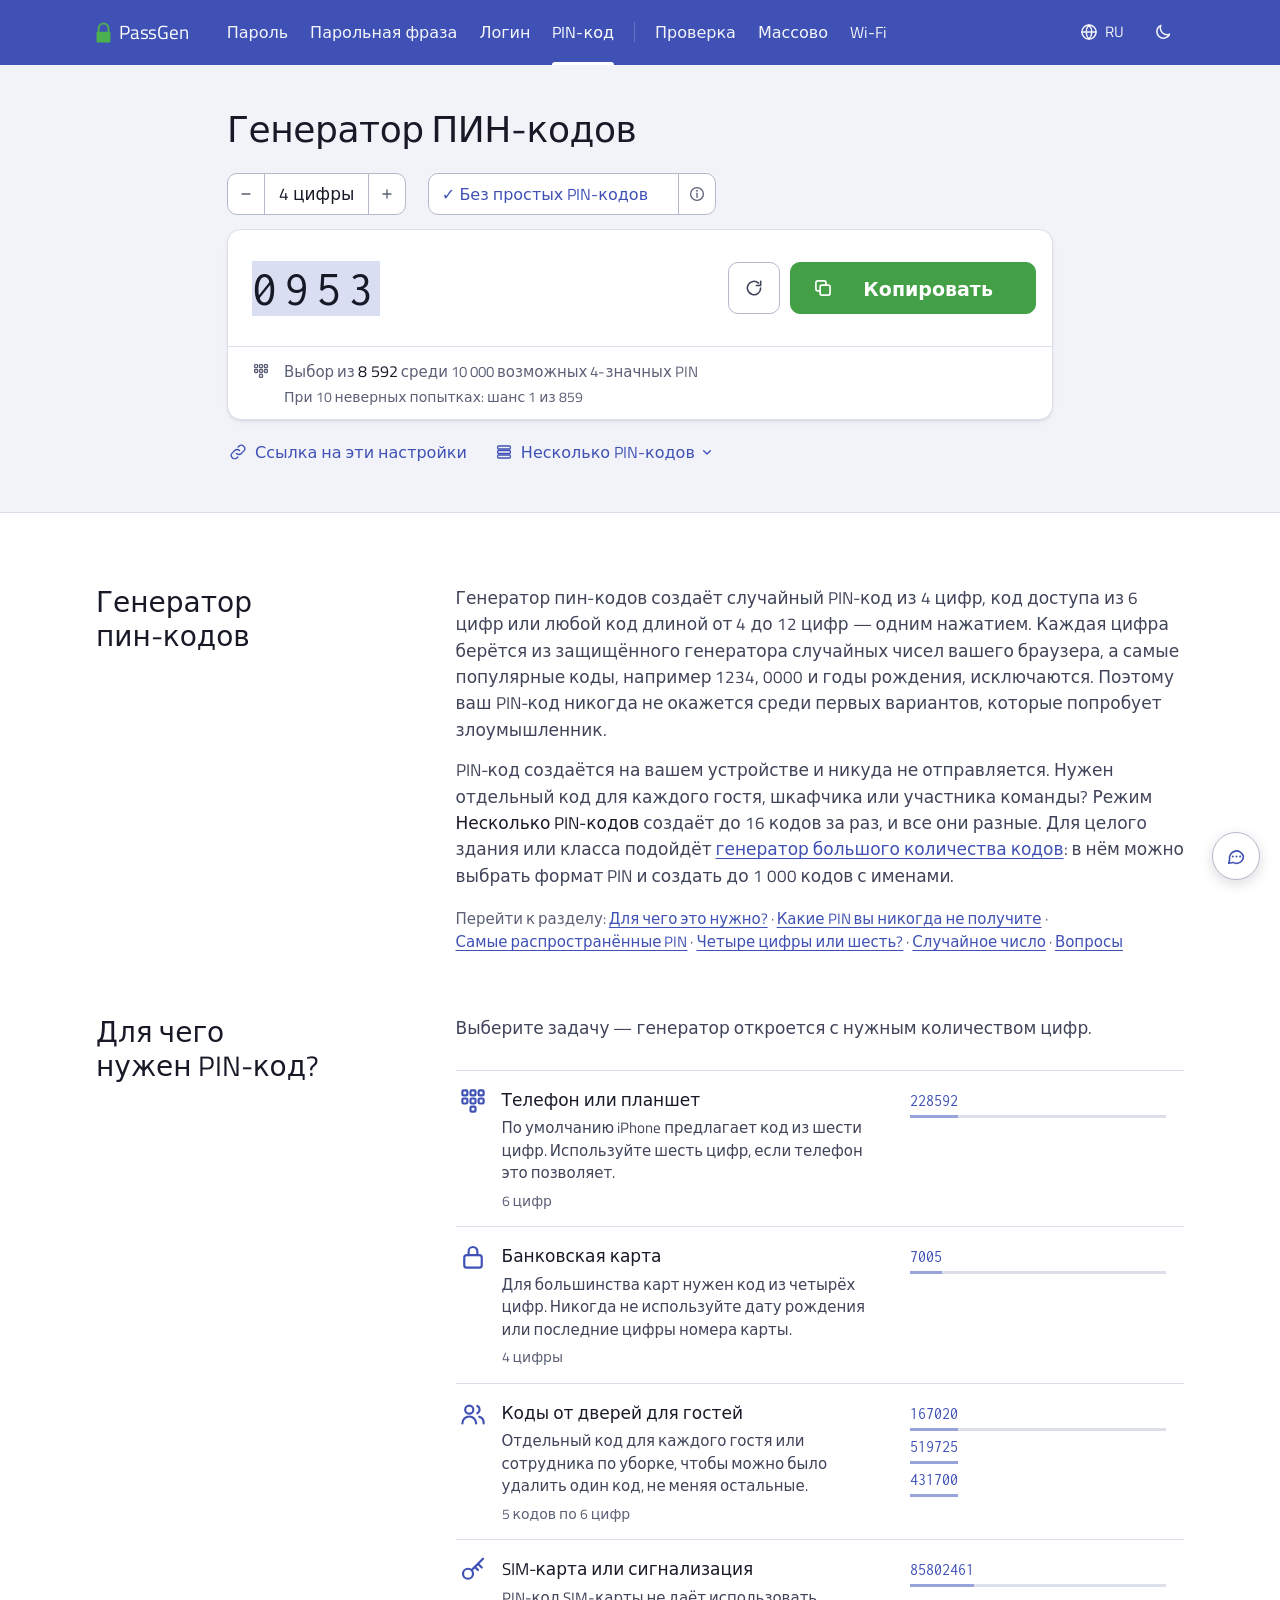
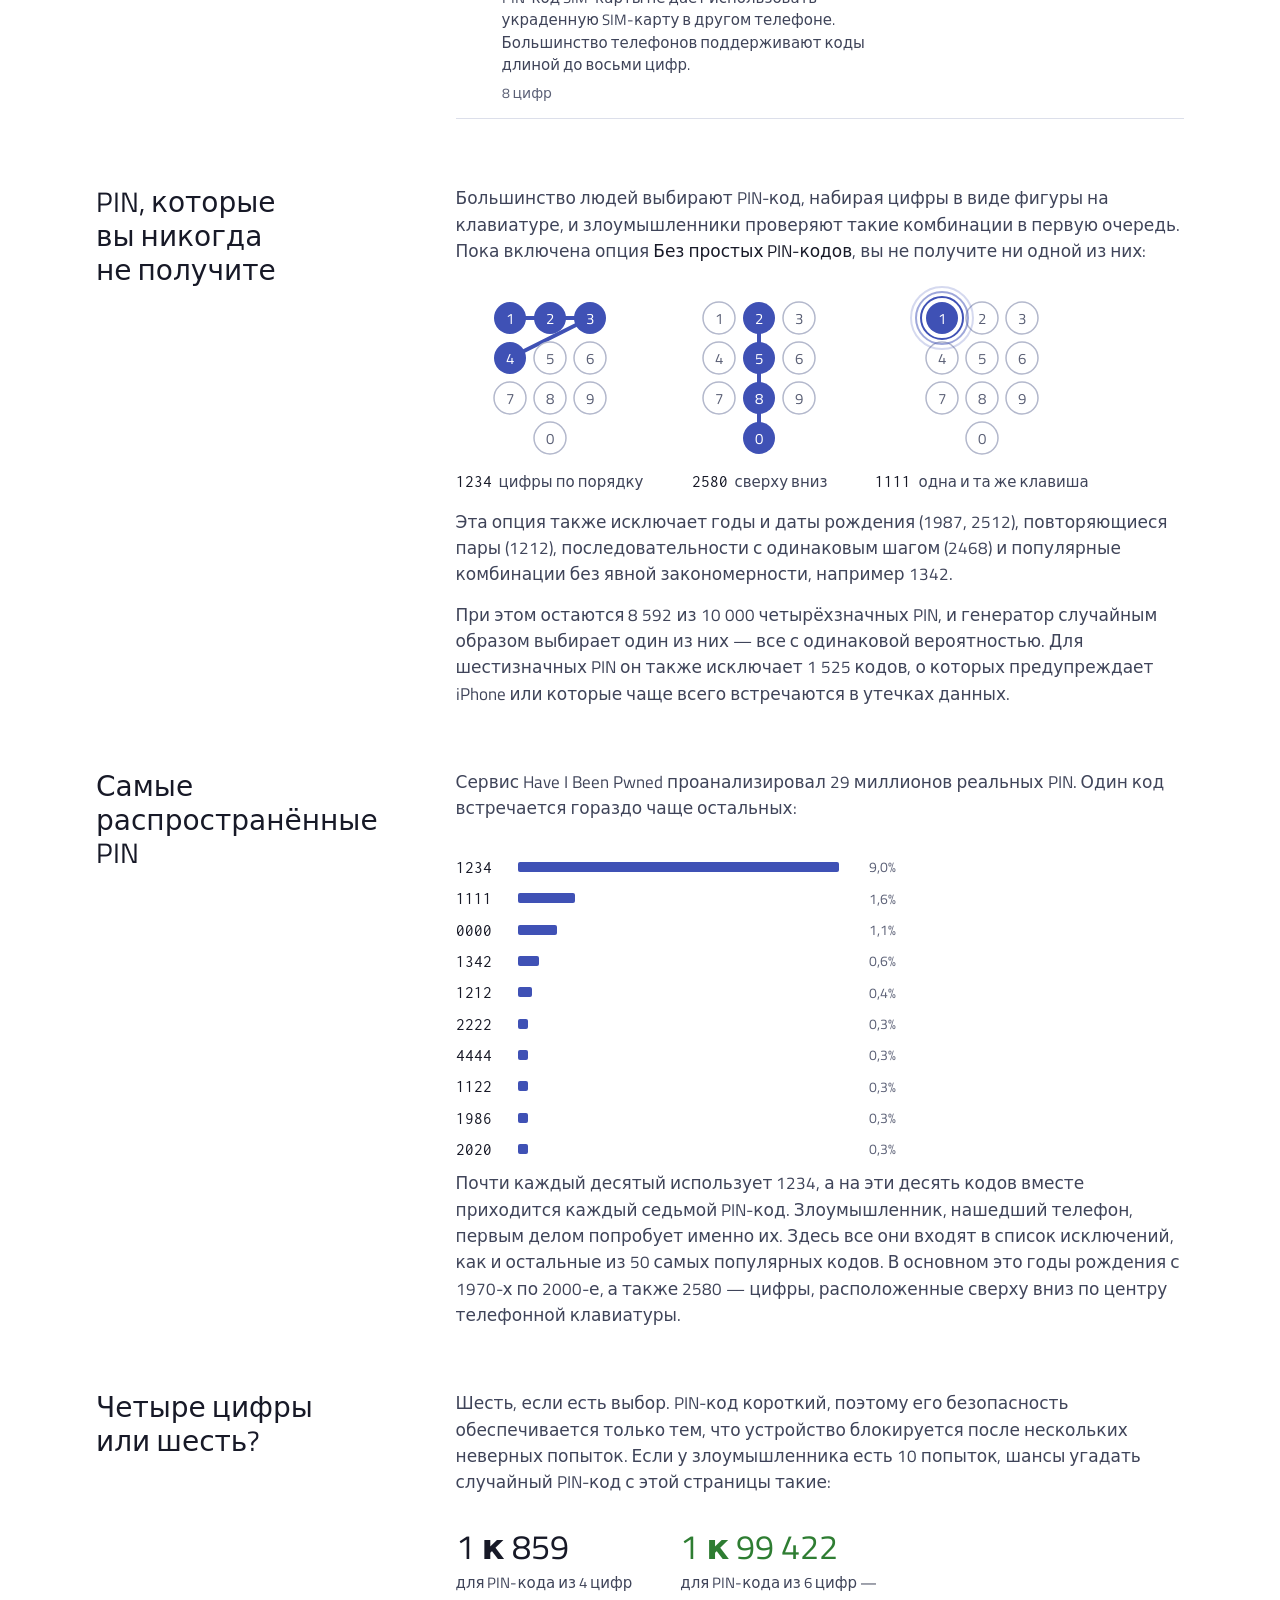
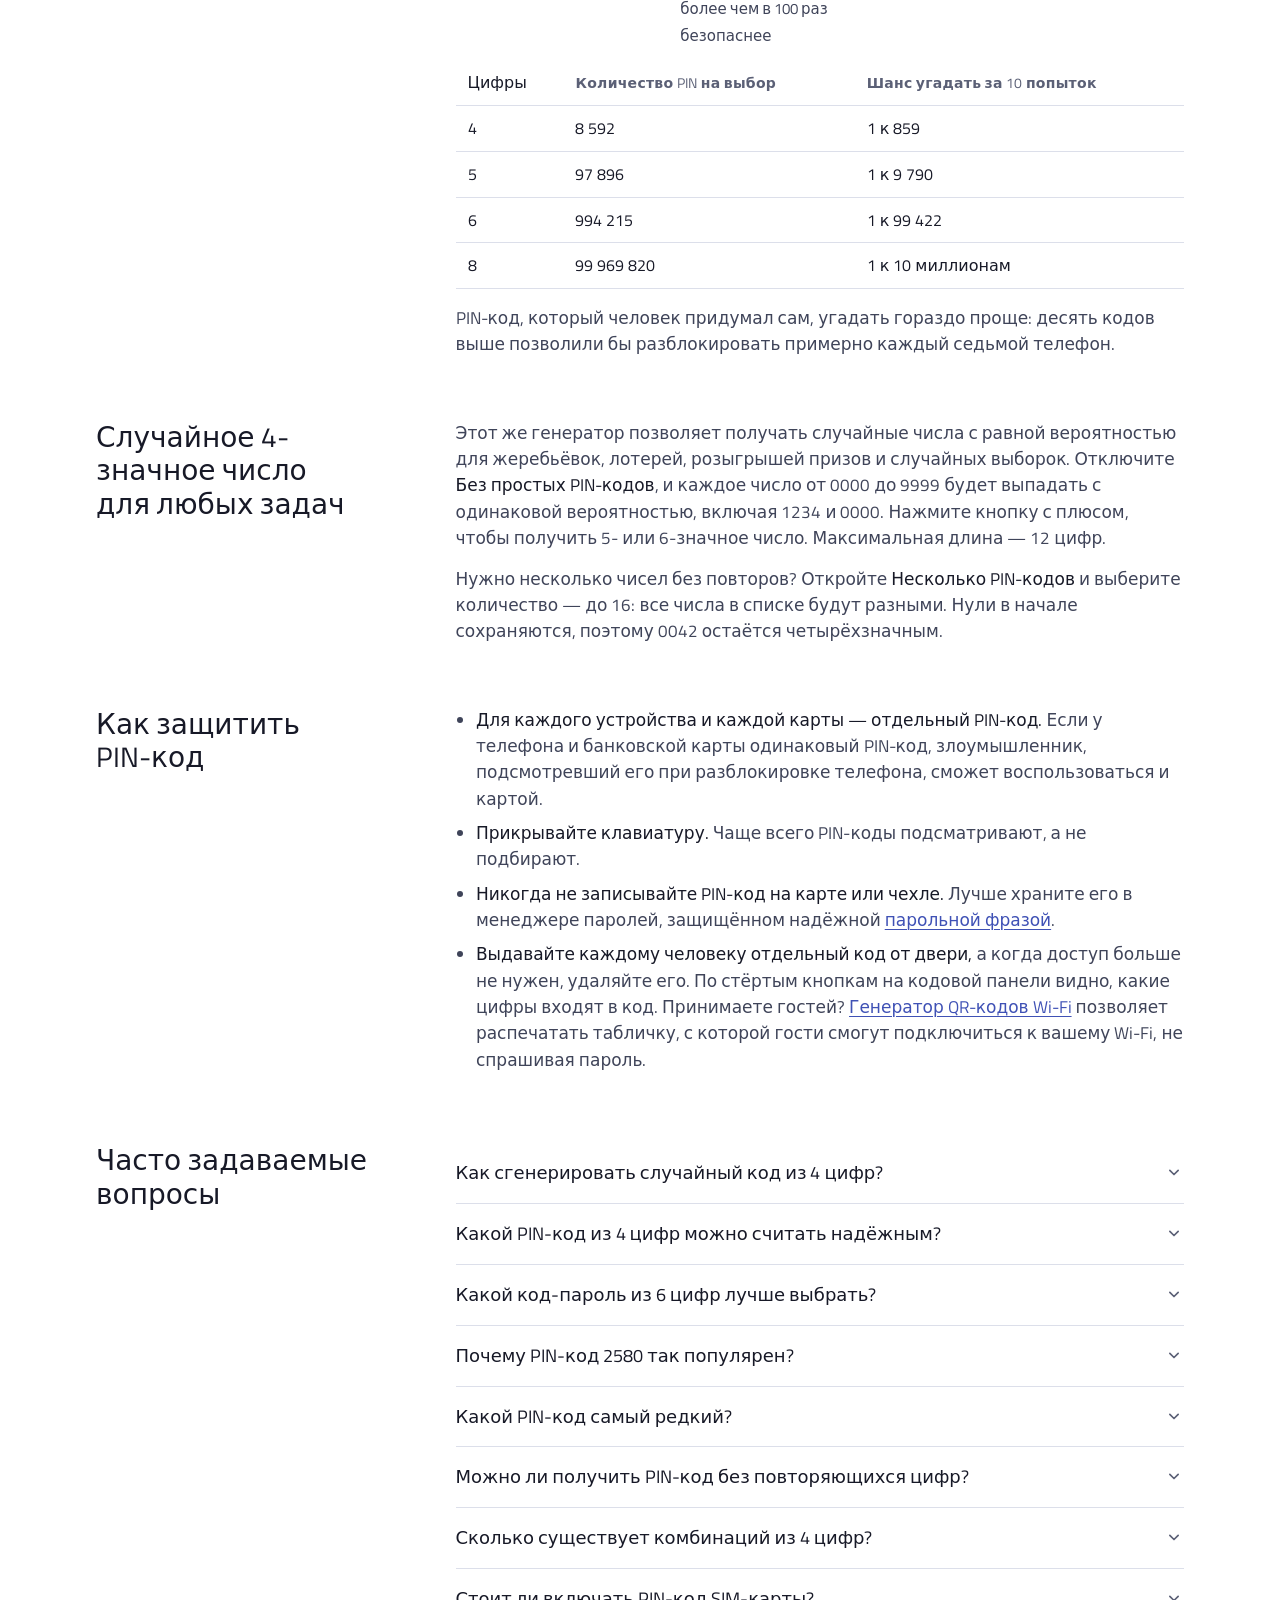
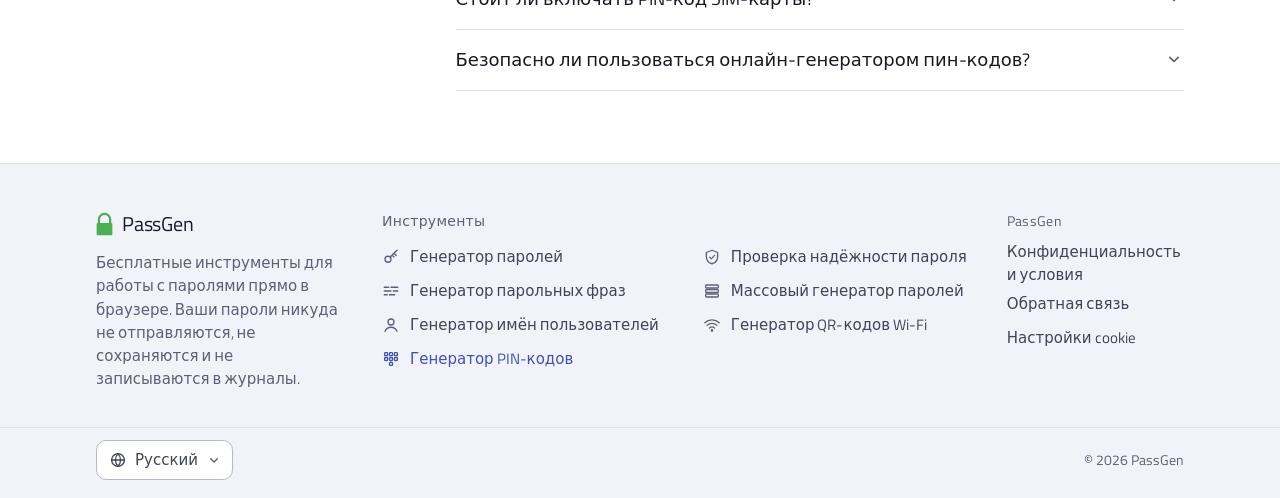
<file: ru/pin/index.html>
<!doctype html> <html lang="ru" data-lang="ru"> <head> <meta charset="utf-8"><meta http-equiv="Content-Security-Policy" content="default-src 'self'; script-src 'self' 'unsafe-inline'; style-src 'self' 'unsafe-inline'; img-src 'self' data:; font-src 'self'; connect-src 'self' https://api.pwnedpasswords.com; frame-src 'none'; object-src 'none';"> <meta name="viewport" content="width=device-width,initial-scale=1"> <title>Генератор ПИН-кодов — 4 или 6 цифр | PassGen</title> <meta name="description" content="Бесплатный генератор пин-кодов: 4 или 6 случайных цифр прямо в браузере. Без 1234, 0000, годов рождения и других кодов, которые взломщики пробуют первыми."> <link rel="preload" href="/assets/fonts/inconsolata-latin.woff2" as="font" type="font/woff2" crossorigin> <link rel="preload" href="/assets/fonts/titillium-latin.woff2" as="font" type="font/woff2" crossorigin> <style>@font-face { font-family: "Titillium Web"; font-style: normal; font-weight: 400; font-display: swap; src: url("/assets/fonts/titillium-latin.woff2") format("woff2"); unicode-range: U+0-FF, U+131, U+152-153, U+2BB-2BC, U+2C6, U+2DA, U+2DC, U+304, U+308, U+329, U+2000-206F, U+20AC, U+2122, U+2191, U+2193, U+2212, U+2215, U+FEFF, U+FFFD; }@font-face { font-family: "Titillium Web"; font-style: normal; font-weight: 400; font-display: swap; src: url("/assets/fonts/titillium-latin-ext.woff2") format("woff2"); unicode-range: U+100-2BA, U+2BD-2C5, U+2C7-2CC, U+2CE-2D7, U+2DD-2FF, U+304, U+308, U+329, U+1D00-1DBF, U+1E00-1E9F, U+1EF2-1EFF, U+2020, U+20A0-20AB, U+20AD-20C0, U+2113, U+2C60-2C7F, U+A720-A7FF; }@font-face { font-family: Inconsolata; font-style: normal; font-weight: 400; font-display: block; src: url("/assets/fonts/inconsolata-latin.woff2") format("woff2"); unicode-range: U+0-FF, U+131, U+152-153, U+2BB-2BC, U+2C6, U+2DA, U+2DC, U+304, U+308, U+329, U+2000-206F, U+20AC, U+2122, U+2191, U+2193, U+2212, U+2215, U+FEFF, U+FFFD; }@font-face { font-family: Inconsolata; font-style: normal; font-weight: 400; font-display: block; src: url("/assets/fonts/inconsolata-latin-ext.woff2") format("woff2"); unicode-range: U+100-2BA, U+2BD-2C5, U+2C7-2CC, U+2CE-2D7, U+2DD-2FF, U+304, U+308, U+329, U+1D00-1DBF, U+1E00-1E9F, U+1EF2-1EFF, U+2020, U+20A0-20AB, U+20AD-20C0, U+2113, U+2C60-2C7F, U+A720-A7FF; }:root { color-scheme: light; --bg: #ffffff; --band: #f2f3f9; --slab: #ffffff; --sunk: #f7f8fb; --line: #dcdfea; --line-strong: #b3b8cc; --box: #767b90; --ink: #171927; --ink-2: #3f4459; --muted: #5b6076; --brand: #3F51B5; --brand-ink: #3F51B5; --brand-fill: #3F51B5; --brand-soft: #e8eaf6; --brand-line: #9aa4dc; --on-brand: #ffffff; --go: #4CAF50; --go-hover: #5cbb60; --go-ink: #0c2310; --sel: #c5cae9; --sel-ink: #171927; --s-weak: #c62828; --s-fair: #a86400; --s-strong: #3F51B5; --s-vstrong: #2e7d32; --s-empty: #dcdfea; --shadow: 0 1px 2px rgb(23 27 60 / .07),0 3px 8px -4px rgb(23 27 60 / .12); --pop-shadow: 0 10px 20px -8px rgb(23 27 60 / .28),0 2px 6px rgb(23 27 60 / .08); --scrim: rgb(15 17 30 / .38); --ui: "Titillium Web",system-ui,-apple-system,"Segoe UI",Roboto,"Noto Sans",sans-serif; --mono: "Inconsolata",ui-monospace,"SFMono-Regular",Menlo,Consolas,monospace; --r: 10px; --wrap: 880px; --wide: 1136px; --gutter: 24px; }@media (prefers-color-scheme: dark){:root:not([data-theme="light"]) { color-scheme: dark; --bg: #141518; --band: #1b1c21; --slab: #24262d; --sunk: #1e1f25; --line: #33363f; --line-strong: #4d515e; --box: #8a8fa0; --ink: #eceef3; --ink-2: #c6c9d4; --muted: #a3a7b6; --brand-ink: #82b1ff; --brand-fill: #4a5fd0; --brand-soft: #262d4d; --brand-line: #5465c4; --on-brand: #ffffff; --go: #4CAF50; --go-hover: #5cbb60; --go-ink: #0c2310; --sel: #3949ab; --sel-ink: #ffffff; --s-weak: #ef5350; --s-fair: #ffb300; --s-strong: #82b1ff; --s-vstrong: #66bb6a; --s-empty: #393c46; --shadow: 0 1px 2px rgb(0 0 0 / .3),0 3px 8px -4px rgb(0 0 0 / .4); --pop-shadow: 0 10px 20px -8px rgb(0 0 0 / .7),0 2px 6px rgb(0 0 0 / .3); --scrim: rgb(0 0 0 / .55); }}:root[data-theme="dark"] { color-scheme: dark; --bg: #141518; --band: #1b1c21; --slab: #24262d; --sunk: #1e1f25; --line: #33363f; --line-strong: #4d515e; --box: #8a8fa0; --ink: #eceef3; --ink-2: #c6c9d4; --muted: #a3a7b6; --brand-ink: #82b1ff; --brand-fill: #4a5fd0; --brand-soft: #262d4d; --brand-line: #5465c4; --on-brand: #ffffff; --go: #4CAF50; --go-hover: #5cbb60; --go-ink: #0c2310; --sel: #3949ab; --sel-ink: #ffffff; --s-weak: #ef5350; --s-fair: #ffb300; --s-strong: #82b1ff; --s-vstrong: #66bb6a; --s-empty: #393c46; --shadow: 0 1px 2px rgb(0 0 0 / .3),0 3px 8px -4px rgb(0 0 0 / .4); --pop-shadow: 0 10px 20px -8px rgb(0 0 0 / .7),0 2px 6px rgb(0 0 0 / .3); --scrim: rgb(0 0 0 / .55); }*, ::before, ::after { box-sizing: border-box; }html { text-size-adjust: 100%; scrollbar-color: var(--line-strong) transparent; scroll-behavior: smooth; }@media (prefers-reduced-motion: reduce){html { scroll-behavior: auto; }}body { margin: 0px; background: var(--bg); color: var(--ink); font: 400 17px/1.55 var(--ui); font-synthesis: none; -webkit-font-smoothing: antialiased; }body { display: flex; flex-direction: column; min-height: 100dvh; }body > main { flex: 1 0 auto; }::selection { background: var(--sel); color: var(--sel-ink); }a { color: var(--brand-ink); text-underline-offset: 0.2em; text-decoration-thickness: 1px; }a:hover { text-decoration-thickness: 2px; }button, input, select, textarea { font: inherit; color: inherit; }button { cursor: pointer; }:focus-visible { outline: 2px solid var(--brand-ink); outline-offset: 2px; border-radius: 6px; }.ico { width: 20px; height: 20px; flex: 0 0 auto; display: block; }.sr { width: 1px; height: 1px; overflow: hidden; clip: rect(0px, 0px, 0px, 0px); white-space: nowrap; position: absolute !important; }h1, h2, h3 { font-weight: 400; margin: 0px; text-wrap: balance; }.top { background: var(--band); border-bottom: 1px solid var(--line); }.top-in { max-width: var(--wide); margin: 0px auto; padding: 0 var(--gutter); height: 64px; display: flex; align-items: center; gap: 28px; }.brand { display: flex; align-items: center; gap: 10px; color: var(--ink); text-decoration: none; font-size: 22px; letter-spacing: -0.01em; flex: 0 0 auto; }.brand:hover { text-decoration: none; }.brand svg { width: 30px; height: 30px; }.tools { display: flex; align-self: stretch; gap: 2px; flex: 1 1 0%; min-width: 0px; }.tools a { position: relative; display: flex; align-items: center; gap: 8px; padding: 0px 13px; color: var(--ink-2); text-decoration: none; font-size: 16px; white-space: nowrap; }.tools a .ico { width: 18px; height: 18px; color: var(--muted); }.tools a:hover { color: var(--ink); }.tools a[aria-current="page"] { color: var(--brand-ink); }.tools a[aria-current="page"] .ico { color: var(--brand-ink); }.tools a[aria-current="page"]::after { content: ""; position: absolute; inset-inline: 10px; bottom: -1px; height: 3px; border-radius: 3px 3px 0px 0px; background: var(--brand-ink); }.tools .sep { width: 1px; background: var(--line); margin: 22px 8px; }.top-actions { display: flex; align-items: center; gap: 6px; flex: 0 0 auto; }.top-actions .menu-btn { display: none; }.icon-btn { display: inline-flex; align-items: center; justify-content: center; gap: 6px; height: 40px; min-width: 40px; padding: 0px 10px; border-radius: var(--r); border: 1px solid transparent; background: transparent; color: var(--ink-2); }.icon-btn:hover { background: var(--slab); border-color: var(--line); }.lang-btn .code { font-size: 15px; letter-spacing: 0.04em; }.band { background: var(--band); border-bottom: 1px solid var(--line); }.band-in { max-width: var(--wrap); margin: 0px auto; padding: 44px var(--gutter) 40px; }.title { display: flex; flex-wrap: wrap; align-items: baseline; justify-content: space-between; gap: 6px 24px; }h1 { font-size: 36px; line-height: 1.12; letter-spacing: -0.012em; color: var(--ink); }.recipe { display: flex; flex-wrap: wrap; gap: 8px; margin: 24px 0px 14px; padding: 0px; list-style: none; }.chip { display: inline-flex; align-items: center; gap: 8px; height: 42px; padding: 0px 14px; border-radius: var(--r); border: 1px solid var(--line-strong); background: var(--slab); color: var(--ink-2); font-size: 16px; white-space: nowrap; transition: background-color 0.15s, border-color 0.15s, color 0.15s; }.chip:hover { border-color: var(--brand-line); color: var(--ink); }.chip .ico { width: 16px; height: 16px; color: var(--muted); transition: transform 0.2s cubic-bezier(0.2, 0.8, 0.2, 1); }.chip .val { color: var(--ink); }.chip[aria-pressed="true"] { background: var(--brand-soft); border-color: var(--brand-line); color: var(--brand-ink); }@keyframes nope { 
  20%, 60% { transform: translateX(-4px); }
  40%, 80% { transform: translateX(4px); }
}.recipe .gap { width: 8px; }.recipe li { display: flex; }.slab { background: var(--slab); border: 1px solid var(--line); border-radius: 14px; box-shadow: var(--shadow); }.slab-main { display: grid; grid-template-columns: minmax(0px, 1fr) auto auto; align-items: center; gap: 10px; padding: 16px 16px 16px 24px; padding-inline: 24px 16px; }.out { min-width: 0px; height: 64px; display: flex; align-items: center; font-family: var(--mono); color: var(--ink); direction: ltr; unicode-bidi: isolate; }.out-text { display: block; white-space: nowrap; overflow: hidden; font-size: 40px; line-height: 1.2; letter-spacing: 0.01em; font-variant-ligatures: none; }[dir="rtl"] .out { justify-content: flex-end; }.out.pin { height: 104px; }.pin-text { letter-spacing: 0.14em; line-height: 1.1; }.pin-text .g { display: inline-block; }.btn { display: inline-flex; align-items: center; justify-content: center; gap: 10px; height: 52px; padding: 0px 22px; border-radius: var(--r); border: 1px solid var(--line-strong); background: var(--slab); color: var(--ink); font-size: 18px; white-space: nowrap; transition: background-color 0.15s, border-color 0.15s, transform 0.1s; }.btn:active { transform: translateY(1px); }.btn .ico { width: 20px; height: 20px; }.btn-icon { width: 52px; padding: 0px; color: var(--ink-2); }.btn-icon:hover { border-color: var(--brand-line); color: var(--brand-ink); }.btn-icon .ico { transition: transform 0.45s cubic-bezier(0.2, 0.8, 0.2, 1); }.btn-go { background: var(--go); border-color: var(--go); color: var(--go-ink); min-width: 132px; }.btn-go:hover { background: var(--go-hover); border-color: var(--go-hover); }.btn-go .labels { display: grid; }.btn-go .labels > span { grid-area: 1 / 1; transition: opacity 0.15s; }.btn-go .labels > span[hidden] { display: block; visibility: hidden; opacity: 0; }.btn-go .ic-wrap { display: grid; width: 20px; height: 20px; }.btn-go .ic-wrap svg { width: 20px; height: 20px; grid-area: 1 / 1; transition: opacity 0.15s, transform 0.25s cubic-bezier(0.2, 0.8, 0.2, 1); }.btn-go .ic-done { opacity: 0; transform: scale(0.5); }.slab-foot { display: flex; align-items: center; gap: 14px; padding: 12px 24px; border-top: 1px solid var(--line); font-size: 15px; color: var(--muted); min-height: 48px; }.verdict { color: var(--ink); font-size: 16px; }.after { display: flex; flex-wrap: wrap; gap: 4px 8px; margin-top: 12px; margin-inline-start: -8px; }.link-btn { display: inline-flex; align-items: center; gap: 8px; height: 40px; padding: 0px 10px; border: 0px; border-radius: 8px; background: none; color: var(--brand-ink); font-size: 16px; }.link-btn .ico { width: 18px; height: 18px; }.link-btn:hover { background: var(--brand-soft); }.btn:disabled { opacity: 0.5; cursor: not-allowed; }@starting-style {
  .pop:popover-open { opacity: 0; transform: translateY(-4px); }
}.guide { max-width: var(--wrap); margin: 0px auto; padding: 24px var(--gutter) 72px; }.guide section { max-width: 68ch; padding-top: 48px; }.guide h2 { font-size: 28px; line-height: 1.2; margin-bottom: 12px; color: var(--ink); }.guide p, .guide li { color: var(--ink-2); }.guide p { margin: 0px 0px 14px; }.fb-fab { transition: opacity 0.2s, transform 0.2s; }@keyframes rise { 
  0% { opacity: 0; transform: translateY(8px); }
}.toast { position: fixed; left: 50%; bottom: 24px; transform: translate(-50%, 16px); background: var(--ink); color: var(--bg); padding: 10px 16px; border-radius: 10px; font-size: 15px; opacity: 0; pointer-events: none; transition: opacity 0.18s, transform 0.25s cubic-bezier(0.2, 0.8, 0.2, 1); z-index: 50; max-width: calc(-32px + 100vw); }@media print{body > :not(.print-only) { display: none !important; }}@media (max-width: 1120px){.tools a .ico { display: none; }.tools a { padding: 0px 10px; }}@media (max-width: 999px){.recipe { margin: 18px 0px 12px; gap: 6px; display: grid; grid-template-columns: repeat(12, minmax(0px, 1fr)); grid-auto-flow: dense; }.recipe > li { grid-column: span 4; }.recipe .r-words { grid-column: span 5; }.recipe .gap { display: none; }}@media (max-width: 860px){:root { --gutter: 16px; }.top-in { display: grid; grid-template-columns: minmax(0px, 1fr) auto; height: auto; padding: 0px; gap: 0px; }.brand { font-size: 20px; height: 56px; padding-inline: 16px; }.brand svg { width: 26px; height: 26px; }.top-actions { padding-inline-end: 8px; grid-area: 1 / 2; }.top-actions .menu-btn { display: inline-flex; }.tools { grid-area: 2 / 1 / auto / -1; border-top: 1px solid var(--line); overflow-x: auto; scrollbar-width: none; height: 48px; padding: 0px 8px; scroll-snap-type: x; mask-image: linear-gradient(90deg, rgb(0, 0, 0) 88%, transparent); }[dir="rtl"] .tools { mask-image: linear-gradient(270deg, rgb(0, 0, 0) 88%, transparent); }.tools::-webkit-scrollbar { display: none; }.tools a { padding: 0px 12px; scroll-snap-align: start; }.tools a .ico { display: block; }.tools .sep { margin: 14px 4px; }.band-in { padding: 24px var(--gutter) 28px; }h1 { font-size: 28px; }.title { display: block; }.chip { height: 42px; padding: 0px 10px; font-size: 15px; gap: 7px; }.slab-main { grid-template-columns: 52px minmax(0px, 1fr); padding: 14px; }.slab-main .out { grid-column: 1 / -1; height: 56px; }.slab-main .out.pin:not(.many) { height: 84px; }.btn-go { width: 100%; }.slab-foot { padding: 10px 14px; flex-wrap: wrap; gap: 6px 12px; }.guide section { padding-top: 36px; }.guide h2 { font-size: 24px; }@starting-style {
  .pop:not(.pop-info):popover-open { transform: translateY(24px); }
}@starting-style {
  .pop.pop-full:popover-open, .lang-pop:popover-open { transform: none; opacity: 0; }
}}@media (prefers-reduced-motion: reduce){*, ::before, ::after { animation-duration: 0.01ms !important; animation-iteration-count: 1 !important; transition-duration: 0.01ms !important; }}:root[data-theme="dark"] .theme-btn .ic-moon, :root:not([data-theme="dark"]) .theme-btn .ic-sun { display: none; }:root.theme-switching, :root.theme-switching *, :root.theme-switching ::before, :root.theme-switching ::after { transition: none !important; }:root:not([data-theme="dark"]) .top { --band: #3F51B5; --line: rgb(255 255 255 / .2); --line-strong: rgb(255 255 255 / .5); --ink: #ffffff; --ink-2: rgb(255 255 255 / .94); --muted: rgb(255 255 255 / .84); --brand-ink: #ffffff; --brand-fill: #ffffff; --brand-soft: rgb(255 255 255 / .16); --brand-line: rgb(255 255 255 / .75); --on-brand: #3F51B5; --box: rgb(255 255 255 / .8); border-bottom-color: transparent; }:root:not([data-theme="dark"]) .top .icon-btn:hover { background: rgba(255, 255, 255, 0.12); border-color: transparent; }:root:not([data-theme="dark"]) .top .pop, :root:not([data-theme="dark"]) .top dialog { --line: #dcdfea; --line-strong: #b3b8cc; --ink: #171927; --ink-2: #3f4459; --muted: #5b6076; --brand-ink: #3F51B5; --brand-fill: #3F51B5; --brand-soft: #e8eaf6; --brand-line: #9aa4dc; --on-brand: #ffffff; --box: #767b90; }@font-face { font-family: "PG Bold"; font-style: normal; font-weight: 700; font-display: swap; src: url("/assets/fonts/titillium-700-latin.woff2") format("woff2"); unicode-range: U+0-FF, U+131, U+152-153, U+2BB-2BC, U+2C6, U+2DA, U+2DC, U+304, U+308, U+329, U+2000-206F, U+20AC, U+2122, U+2191, U+2193, U+2212, U+2215, U+FEFF, U+FFFD; }@font-face { font-family: "PG Bold"; font-style: normal; font-weight: 700; font-display: swap; src: url("/assets/fonts/titillium-700-latin-ext.woff2") format("woff2"); unicode-range: U+100-2BA, U+2BD-2C5, U+2C7-2CC, U+2CE-2D7, U+2DD-2FF, U+304, U+308, U+329, U+1D00-1DBF, U+1E00-1E9F, U+1EF2-1EFF, U+2020, U+20A0-20AB, U+20AD-20C0, U+2113, U+2C60-2C7F, U+A720-A7FF; }html[data-theme]:root { --go: #43A047; --go-hover: #3B9440; --go-ink: #ffffff; }.btn-go { font-size: 19px; font-family: "PG Bold", "Titillium Web", system-ui, sans-serif; font-weight: 700; }.brand .lock { width: 17px; height: 24px; flex: 0 0 auto; }.brand { gap: 9px; }.top { position: sticky; top: calc(var(--hdr-h, 64px) * -1); z-index: 40; }@keyframes hdr-in { 
  0% { transform: translateY(-100%); }
  100% { transform: none; }
}.guide section[id] { scroll-margin-top: -24px; }@media (max-width: 860px){.guide section[id] { scroll-margin-top: -12px; }}html[data-theme]:root { --s-strong: #689F38; }html[data-theme="dark"]:root { --s-strong: #9CCC65; }.after { align-items: center; }@media (min-width: 1000px){.band-in:not(.bulk-in) { max-width: var(--wide); padding-inline: calc(var(--gutter) + var(--rail, 154px)); }.guide { max-width: var(--wide); }.guide section { max-width: none; display: grid; grid-template-columns: minmax(0px, 1fr) minmax(0px, 2.4fr); column-gap: 56px; }.guide section > * { grid-column: 2; }.guide section > h2 { grid-area: 1 / 1 / span 40; align-self: start; }.recipe { gap: 6px; }.recipe .chip { padding-inline: 12px; }.recipe .gap { width: 4px; }}@media (min-width: 1000px){.recipe { gap: 5px; }.recipe .chip { padding-inline: 10px; }.recipe .gap { width: 3px; }}@media (min-width: 1000px){.recipe .gap { width: 0px; }.recipe { gap: 4px; }}@media (min-width: 1000px){.recipe:not(.compact) { justify-content: space-between; }}@media (min-width: 1000px){:root.tool-wide .band-in:not(.bulk-in) { padding-inline: var(--gutter); }}@media (min-width: 1000px){.recipe:not(.compact) { justify-content: flex-start; }}.recipe .split { display: flex; flex: 1 1 0%; min-width: 0px; }.recipe .split > .chip:first-child { flex: 1 1 0%; border-start-end-radius: 0px; border-end-end-radius: 0px; }.recipe .chip.chip-more { flex: 0 0 auto; position: relative; padding-inline: 7px; margin-inline-start: -1px; border-start-start-radius: 0px; border-end-start-radius: 0px; color: var(--muted); }.recipe .chip.chip-more.on { background: var(--brand-soft); border-color: var(--brand-line); color: var(--brand-ink); }.after #c-am .chev { width: 16px; height: 16px; margin-inline-start: -4px; }@media (max-width: 999px){.recipe > li.r-look { grid-column: span 6; }.recipe .r-look { order: 2; }}.recipe .chip.chip-info { padding-inline: 9px; }.recipe .chip.chip-info .ico { width: 18px; height: 18px; }.recipe .len-split { display: flex; flex: 1 1 0%; min-width: 0px; }.recipe .len-split > .chip { border-radius: 0px; margin-inline-start: -1px; justify-content: center; }.recipe .len-split > .chip:first-child { margin-inline-start: 0px; border-start-start-radius: var(--r); border-end-start-radius: var(--r); }.recipe .len-split > .chip:last-child { border-start-end-radius: var(--r); border-end-end-radius: var(--r); }.recipe .len-split .step { flex: 0 0 auto; width: 38px; padding: 0px; color: var(--ink-2); }.recipe .len-split .step .ico { width: 16px; height: 16px; }.recipe .len-split .step:disabled { color: var(--line-strong); cursor: default; }.recipe .len-split .len-num { flex: 1 1 0%; min-width: 0px; padding-inline: 6px; cursor: default; font-variant-numeric: tabular-nums; font-size: 17px; color: var(--ink); }.recipe .len-split .len-num:hover { border-color: var(--line-strong); }.recipe .len-split > .chip.step:first-child { flex: 0 0 auto; }.recipe .len-split > .chip.step { flex: 0 0 auto; }.recipe .len-split .step.at-min { color: var(--line-strong); }@media (hover: hover) and (pointer: fine){:root.scrubbing, :root.scrubbing * { cursor: ew-resize !important; user-select: none; }}.recipe .split > .chip:first-child { justify-content: center; }.btn-icon .ico { transition: none; }@keyframes pg-turn { 
  0% { transform: rotate(0deg); }
  100% { transform: rotate(360deg); }
}.recipe.pp-row .len-split .len-num { flex: 0 0 auto; width: 3.4ch; padding-inline: 4px; font-size: 17px; color: var(--ink); cursor: default; }.recipe.pp-row .len-split .step.at-min { color: var(--line-strong); }@media (min-width: 1000px){.recipe.pp-row { gap: 6px; }.recipe.pp-row .gap { width: 10px; }.recipe.pp-row:not(.compact) > li:not(.gap):not(.r-words) { flex: 1 1 auto; }.recipe.pp-row:not(.compact) > li.r-words { flex: 0 0 auto; }.recipe.pp-row .len-split { flex: 0 0 auto; }}@media (max-width: 999px){.recipe.pp-row { grid-template-columns: repeat(24, minmax(0px, 1fr)); }.recipe.pp-row > li.r-words { grid-column: span 10; }.recipe.pp-row .len-split .step { width: 44px; }.recipe.pp-row .len-split .len-num { flex: 1 1 0%; }}.stack { display: inline-grid; justify-items: center; }.stack > * { grid-area: 1 / 1; }.stack > .sizer { visibility: hidden; white-space: nowrap; }.stack { justify-items: start; }.recipe.pp-row .len-split .len-num { width: auto; padding-inline: 14px; }.recipe.pp-row .len-split .len-num .stack { justify-items: center; }@media (max-width: 999px){.recipe.pp-row > li.r-words { grid-column: span 12; }.recipe.pp-row .len-split .len-num { padding-inline: 6px; }}@media (max-width: 359px){.recipe.pp-row > li.r-words, .recipe.pp-row > li.r-sep, .recipe.pp-row > li.r-wl { grid-column: span 24; }}.recipe.pw-row .r-set .chip[aria-pressed="true"], .recipe.pw-row .look-tog[aria-pressed="true"], .recipe.pp-row .opt-tog[aria-pressed="true"], .recipe .chip.chip-more.on { background: var(--brand-soft); border-color: var(--brand-line); color: var(--brand-ink); }.recipe.pw-row .r-set .chip[aria-pressed="true"], .recipe.pw-row .look-tog[aria-pressed="true"], .recipe.pp-row .opt-tog[aria-pressed="true"], .recipe .chip.chip-more.on { background: color-mix(in srgb,var(--brand-fill) 17%,var(--slab)); border-color: color-mix(in srgb,var(--brand-fill) 60%,var(--slab)); }.recipe.pin-row .look-tog[aria-pressed="true"] { background: color-mix(in srgb,var(--brand-fill) 17%,var(--slab)); border-color: color-mix(in srgb,var(--brand-fill) 60%,var(--slab)); color: var(--brand-ink); }@media (min-width: 1000px){.recipe.pin-row:not(.compact) > li.r-look { flex: 0 1 220px; }}@media (max-width: 999px){.recipe.pin-row > li.r-look { grid-column: span 12; }}@media (max-width: 359px){.recipe.pin-row > li.r-words, .recipe.pin-row > li.r-look { grid-column: span 24; }}.out.pin:not(.many) { height: 84px; }@media (min-width: 1000px){.recipe.pin-row:not(.compact) > li.r-look { flex: 0 0 auto; }.recipe.pin-row .look-tog { padding-inline: 22px; }}@media (min-width: 1000px){.recipe.pp-row.pin-row:not(.compact) > li.r-look:not(.gap):not(.r-words) { flex: 0 0 auto; }}.recipe.pin-row .look-tog.skip-words { font-size: 16px; letter-spacing: 0px; text-decoration: none; }.recipe.pin-row .look-tog.skip-words[aria-pressed="true"] { text-decoration: none; }@media (max-width: 999px){.recipe.pin-row.look-own > li.r-words, .recipe.pin-row.look-own > li.r-look { grid-column: span 24; }}@media (max-width: 999px){.recipe.pin-row:not(.look-own) > li.r-words { grid-column: span 11; }.recipe.pin-row:not(.look-own) > li.r-look { grid-column: span 13; }.recipe.pin-row .look-tog.skip-words { padding-inline: 8px; }}@media (max-width: 999px){.recipe.pin-row .chip-more { min-width: 44px; justify-content: center; }.recipe.pin-row .look-tog.skip-words { padding-inline: 6px; font-size: 15px; }}@media (max-width: 359px){.recipe.pin-row:not(.look-own) > li.r-words, .recipe.pin-row:not(.look-own) > li.r-look { grid-column: span 24; }}.recipe .r-set .chip[aria-pressed="true"], .recipe .look-tog[aria-pressed="true"], .recipe .opt-tog[aria-pressed="true"], .recipe .chip.chip-more.on, .recipe.pw-row .r-set .chip[aria-pressed="true"], .recipe.pw-row .look-tog[aria-pressed="true"], .recipe.pp-row .opt-tog[aria-pressed="true"], .recipe.pin-row .look-tog[aria-pressed="true"] { background: var(--slab); border-color: var(--line-strong); color: var(--brand-ink); box-shadow: inset 0 -3px 0 var(--brand-fill); }.recipe .r-set .chip[aria-pressed="true"], .recipe .look-tog[aria-pressed="true"], .recipe .opt-tog[aria-pressed="true"], .recipe .chip.chip-more.on, .recipe.pw-row .r-set .chip[aria-pressed="true"], .recipe.pw-row .look-tog[aria-pressed="true"], .recipe.pp-row .opt-tog[aria-pressed="true"], .recipe.pin-row .look-tog[aria-pressed="true"] { background: var(--slab); border-color: var(--line-strong); color: var(--brand-ink); box-shadow: none; }.recipe .r-set .chip > span:not(.sr):not(.box)::before, .recipe .opt-tog .opt-ch::before, .recipe .look-tog.skip-words::before { content: "✓"; display: inline-block; width: 0.9em; margin-inline-end: 5px; font-family: var(--ui); font-weight: 400; color: transparent; text-decoration: none; }.recipe .r-set .chip[aria-pressed="true"] > span:not(.sr):not(.box)::before, .recipe .opt-tog[aria-pressed="true"] .opt-ch::before, .recipe .look-tog.skip-words[aria-pressed="true"]::before { color: var(--brand-fill); }.recipe .look-tog.skip-words { position: relative; }.recipe .look-tog.skip-words::before { position: static; }.recipe .r-set .chip[aria-pressed="true"] > span:not(.sr):not(.box)::before, .recipe .opt-tog[aria-pressed="true"] .opt-ch::before, .recipe .look-tog.skip-words[aria-pressed="true"]::before { color: var(--brand-ink); }.recipe .look-tog.skip-words { padding-inline: 30px; }.recipe .look-tog.skip-words::before { position: absolute; left: 12px; top: 50%; transform: translateY(-50%); margin: 0px; }@media (max-width: 999px){.recipe.pin-row .look-tog.skip-words { padding-inline: 24px; }.recipe.pin-row .look-tog.skip-words::before { left: 7px; }}.recipe .look-tog.skip-words::before { left: auto; inset-inline-start: 12px; }@media (max-width: 999px){.recipe.pin-row .look-tog.skip-words::before { left: auto; inset-inline-start: 7px; }}.top-in .brand { font-size: 19px; gap: 8px; }.top-in .brand .lock { width: 15px; height: 21px; }@media (max-width: 999px){.top-in .brand { font-size: 18px; }.top-in .brand .lock { width: 14px; height: 20px; }}@media (min-width: 1000px){:root { --rail: 154px; }}@media (hover: hover) and (pointer: fine){.recipe.recipe.recipe :is(.r-set .chip, .look-tog, .opt-tog, .chip-more):hover { border-color: var(--brand-line); color: var(--brand-ink); background: color-mix(in srgb,var(--brand-fill) 7%,var(--slab)); }.recipe.recipe.recipe :is(.r-set .chip, .look-tog, .opt-tog)[aria-pressed="false"]:hover, .recipe.recipe.recipe :is(.r-sy, .r-look) .chip-more:not(.on):hover { background: var(--slab); border-color: var(--brand-line); }.recipe.recipe.recipe :is(.r-set .chip, .look-tog, .opt-tog)[aria-pressed="false"]:hover :is(span:not(.sr):not(.box), .sim-ch, .opt-ch) { color: var(--ink-2); }.recipe.recipe .len-split .step:hover, .recipe.recipe .len-split input.len-num:hover { border-color: var(--brand-line); color: var(--brand-ink); background: color-mix(in srgb,var(--brand-fill) 7%,var(--slab)); position: relative; z-index: 1; }.guide .job:hover { background: color-mix(in srgb,var(--brand-fill) 5%,transparent); }.top-in .brand:hover { opacity: 0.85; }}.guide .job { border-radius: 8px; transition: background-color 0.15s; }.out:not(.phrase) .out-text { word-break: break-all; overflow-wrap: anywhere; line-break: anywhere; }.after .link-btn:disabled, .link-btn:disabled { color: var(--muted); cursor: default; background: none; }.link-btn:disabled .ico { opacity: 0.6; }.skip { position: absolute; left: 12px; top: -60px; z-index: 100; background: var(--slab); color: var(--ink); padding: 10px 14px; border-radius: 8px; box-shadow: rgba(0, 0, 0, 0.2) 0px 2px 10px; text-decoration: none; }.skip:focus { top: 12px; }main:focus { outline: none; }.fb-fab { position: fixed; right: 20px; bottom: 20px; z-index: 40; width: 48px; height: 48px; border-radius: 50%; display: grid; place-items: center; background: var(--slab); color: var(--brand-ink); border: 1px solid var(--line-strong); box-shadow: rgba(0, 0, 0, 0.14) 0px 4px 14px; cursor: pointer; }.fb-fab:hover { border-color: var(--brand-ink); }.fb-fab .ico { width: 22px; height: 22px; }@media (max-width: 860px){.fb-fab { right: 12px; bottom: 12px; width: 44px; height: 44px; transition: transform 0.2s ease-out, opacity 0.2s; }.fb-fab.away { transform: translateY(72px); opacity: 0; pointer-events: none; }}@media (prefers-reduced-motion: reduce){.fb-fab { transition: none; }}#result { --pp-sym: #b91c1c; --pp-sel: #dadef3; --pp-sym-sel: #b91c1c; --pp-dig: #b91c1c; --pp-dig-sel: #b91c1c; --pp-warn: #c62828; --pp-alt: var(--brand-ink); }:root[data-theme="dark"] #result { --pp-dig: #ff9e9e; --pp-dig-sel: #ff9e9e; --pp-sym: #ff9e9e; --pp-sel: #2f3b80; --pp-sym-sel: #ff9e9e; --pp-warn: #ff7b74; --pp-alt: var(--brand-ink); }@media (prefers-color-scheme: dark){:root:not([data-theme="light"]) #result { --pp-dig: #ff9e9e; --pp-dig-sel: #ff9e9e; --pp-sym: #ff9e9e; --pp-sel: #2f3b80; --pp-sym-sel: #ff9e9e; --pp-warn: #ff7b74; --pp-alt: var(--brand-ink); }}#result { --pw-dig: #3F51B5; --pw-sym: #317000; --pw-sym-sel: #317000; }:root[data-theme="dark"] #result { --pw-dig: #82b1ff; --pw-sym: #81c784; --pw-sym-sel: #81c784; }@media (prefers-color-scheme: dark){:root:not([data-theme="light"]) #result { --pw-dig: #82b1ff; --pw-sym: #81c784; --pw-sym-sel: #81c784; }}#out .out-text::selection, #out .out-text ::selection { background: var(--pp-sel); color: var(--ink); }.slab-foot:has(.pin-foot) { align-items: flex-start; flex-wrap: nowrap; }.slab-foot:has(.pin-foot) > .ico { margin-top: 3px; flex: 0 0 auto; }.pin-foot { display: flex; flex-direction: column; gap: 2px; min-width: 0px; }#pin-odds { font-size: 14px; line-height: 1.5; }#copy:disabled, #qr:disabled { opacity: 0.5; cursor: default; }.guide ul, .guide ol { padding-inline-start: 1.2em; margin: 0px 0px 14px; }.guide li { margin: 0px 0px 8px; }.guide li strong, .guide p strong { color: var(--ink); font-weight: 400; }:root[data-theme="dark"] .tbl.tint td:has(.lv-1), :root[data-theme="dark"] .k-1::before { background: rgb(74, 36, 38); box-shadow: none; }:root[data-theme="dark"] .tbl.tint td:has(.lv-2), :root[data-theme="dark"] .k-2::before { background: rgb(74, 58, 28); box-shadow: none; }:root[data-theme="dark"] .tbl.tint td:has(.lv-3), :root[data-theme="dark"] .k-3::before { background: rgb(53, 65, 31); box-shadow: none; }:root[data-theme="dark"] .tbl.tint td:has(.lv-4), :root[data-theme="dark"] .k-4::before { background: rgb(31, 61, 36); box-shadow: none; }.guide p.jump { font-size: 15px; color: var(--muted); margin-top: 4px; }.guide p.jump a { white-space: nowrap; }.jobs-wrap { --j-font: 16px; --ch: calc(var(--j-font) * .5); --j-col: calc(var(--ch) * 34); --j-sym: #317000; --j-pp-d: #b91c1c; --j-pp-s: #b91c1c; margin: 14px 0px 18px; }:root[data-theme="dark"] .jobs-wrap { --j-sym: #81c784; --j-pp-d: #ff9e9e; --j-pp-s: #ff9e9e; }@media (prefers-color-scheme: dark){:root:not([data-theme="light"]) .jobs-wrap { --j-sym: #81c784; --j-pp-d: #ff9e9e; --j-pp-s: #ff9e9e; }}.guide ul.jobs { list-style: none; padding: 0px; margin: 0px; border-top: 1px solid var(--line); }.guide ul.jobs li { margin: 0px; border-bottom: 1px solid var(--line); }.job { display: grid; grid-template-columns: minmax(0,1fr) var(--j-col); column-gap: 28px; align-items: start; padding: 16px 2px 15px; color: inherit; text-decoration: none; }.job:focus-visible { outline: 2px solid var(--brand-ink); outline-offset: 2px; }.j-text { position: relative; display: block; padding-inline-start: 44px; }.j-name { display: block; color: var(--ink); font-size: 17px; }.j-name .ico { position: absolute; inset-inline-start: 0px; top: -1px; width: 30px; height: 30px; color: var(--brand-ink); stroke-width: 1.5; }.job:hover .j-name, .job:focus-visible .j-name { color: var(--brand-ink); }.j-why { display: block; color: var(--ink-2); font-size: 15px; line-height: 1.5; margin: 4px 0px 0px; }.j-detail { display: block; color: var(--muted); font-size: 14px; margin: 5px 0px 0px; }.j-sample { position: relative; align-self: stretch; font-family: var(--mono); font-size: var(--j-font); line-height: 1.5; color: var(--ink); direction: ltr; unicode-bidi: isolate; padding-top: 2px; }.j-line { display: block; overflow-wrap: anywhere; width: max-content; max-width: 100%; padding-bottom: 5px; background: linear-gradient(var(--brand-line),var(--brand-line)) 0 100%/100% 3px no-repeat; border-radius: 0px; }.j-sample { background: linear-gradient(var(--line),var(--line)) 0 calc(1.5em + 4px)/calc(var(--ch) * 32) 3px no-repeat; }.j-line b { font-weight: 400; }.j-line b.d { color: var(--brand-ink); }@media (max-width: 700px){.j-axis, .job { grid-template-columns: minmax(0px, 1fr); }.job { row-gap: 10px; }.j-sample { min-height: 1.5em; }}@media (min-width:1121px){[data-lang="ru"] .tools a .ico{display:none}[data-lang="ru"] .tools a{padding:0 10px}}@media (min-width:861px) and (max-width:980px){[data-lang="ru"] .tools{overflow-x:auto;scrollbar-width:none;-webkit-mask-image:linear-gradient(to right,#000 92%,transparent);mask-image:linear-gradient(to right,#000 92%,transparent)}[data-lang="ru"] .tools::-webkit-scrollbar{display:none}}</style><link rel="preload" href="/assets/css/all.css?v=20261008" as="style"><link rel="stylesheet" href="/assets/css/all.css?v=20261008" media="print" id="pg-css"><noscript><link rel="stylesheet" href="/assets/css/all.css?v=20261008"></noscript><script>!function(){var e=document.documentElement,t=null,a=window.matchMedia&&matchMedia("(prefers-color-scheme: dark)");try{t=localStorage.getItem("theme")}catch(e){}e.dataset.theme="dark"===t||"light"===t?t:a&&a.matches?"dark":"light"}();</script>   <meta property="og:type" content="website"><meta property="og:title" content="Генератор ПИН-кодов — 4 или 6 цифр | PassGen"><meta property="og:description" content="Бесплатный генератор пин-кодов: 4 или 6 случайных цифр прямо в браузере. Без 1234, 0000, годов рождения и других кодов, которые взломщики пробуют первыми."><meta property="og:url" content="/ru/pin/"><meta property="og:site_name" content="PassGen"><meta property="og:image" content="/assets/img/og-pin.png?v=bd28f8ae"><meta property="og:image:width" content="1200"><meta property="og:image:height" content="630"><meta property="og:image:alt" content="PassGen PIN generator"><meta property="og:locale" content="ru_RU"><meta name="twitter:card" content="summary_large_image"><meta name="twitter:title" content="Генератор ПИН-кодов — 4 или 6 цифр | PassGen"><meta name="twitter:description" content="Бесплатный генератор пин-кодов: 4 или 6 случайных цифр прямо в браузере. Без 1234, 0000, годов рождения и других кодов, которые взломщики пробуют первыми."><meta name="twitter:image" content="/assets/img/og-pin.png?v=bd28f8ae"><script type="application/ld+json">{"@context":"https://schema.org","@type":"WebApplication","name":"Генератор PIN-кодов","url":"/ru/pin/","description":"Бесплатный генератор пин-кодов: 4 или 6 случайных цифр прямо в браузере. Без 1234, 0000, годов рождения и других кодов, которые взломщики пробуют первыми.","inLanguage":"ru","applicationCategory":"SecurityApplication","operatingSystem":"Any","browserRequirements":"Requires JavaScript","isAccessibleForFree":true,"offers":{"@type":"Offer","price":"0","priceCurrency":"USD"},"publisher":{"@type":"Organization","name":"PassGen","url":"/"}}</script><link rel="icon" href="/favicon.ico" sizes="48x48"><link rel="icon" type="image/svg+xml" href="/assets/img/icon.svg"><link rel="apple-touch-icon" href="/assets/img/apple-touch-icon.png"><meta name="theme-color" content="#3F51B5" media="(prefers-color-scheme: light)"><meta name="theme-color" content="#1b1c21" media="(prefers-color-scheme: dark)"><link rel="alternate" hreflang="ru" href="/ru/pin/"><link rel="alternate" hreflang="en" href="/pin/"></head> <body>  <a class="skip" href="#main">Перейти к инструменту</a><header class="top"><div class="top-in"><a class="brand" href="/ru/" aria-label="Главная страница PassGen"><svg class="lock" viewBox="-2 0 54 72" aria-hidden="true"><rect x="0" y="33" width="50" height="39" rx="3" fill="#4CAF50"/><path d="M7.5 34V21.5a17.75 17.75 0 0 1 35.5 0V34" fill="none" stroke="#4CAF50" stroke-width="7"/></svg><span>PassGen</span></a><nav class="tools" aria-label="Инструменты"><a href="/ru/" title="Генератор паролей"><svg class="ico" aria-hidden="true"><use href="/assets/icons.svg?v=20261008#i-key"/></svg><span>Пароль</span></a><a href="/ru/passphrase/" title="Генератор парольных фраз"><svg class="ico" aria-hidden="true"><use href="/assets/icons.svg?v=20261008#i-phrase"/></svg><span>Парольная фраза</span></a><a href="/ru/username/" title="Генератор имён пользователей"><svg class="ico" aria-hidden="true"><use href="/assets/icons.svg?v=20261008#i-user"/></svg><span>Логин</span></a><a href="/ru/pin/" aria-current="page" title="Генератор PIN-кодов"><svg class="ico" aria-hidden="true"><use href="/assets/icons.svg?v=20261008#i-pin"/></svg><span>PIN-код</span></a><span class="sep" aria-hidden="true"></span><a href="/ru/check/" title="Проверка надёжности пароля"><svg class="ico" aria-hidden="true"><use href="/assets/icons.svg?v=20261008#i-check"/></svg><span>Проверка</span></a><a href="/ru/bulk/" title="Массовый генератор паролей"><svg class="ico" aria-hidden="true"><use href="/assets/icons.svg?v=20261008#i-bulk"/></svg><span>Массово</span></a><a href="/ru/wifi/" title="Генератор QR-кодов Wi-Fi"><svg class="ico" aria-hidden="true"><use href="/assets/icons.svg?v=20261008#i-wifi"/></svg><span>Wi-Fi</span></a></nav><div class="top-actions"><button class="icon-btn lang-btn" popovertarget="lang-pop" aria-label="Язык: Русский"><svg class="ico" aria-hidden="true"><use href="/assets/icons.svg?v=20261008#i-globe"/></svg><span class="code">RU</span></button><button class="icon-btn theme-btn" type="button" aria-label="Переключиться на тёмную тему"><svg class="ico ic-moon" aria-hidden="true"><use href="/assets/icons.svg?v=20261008#i-moon"/></svg><svg class="ico ic-sun" aria-hidden="true"><use href="/assets/icons.svg?v=20261008#i-sun"/></svg></button><button class="icon-btn menu-btn" type="button" popovertarget="menu-pop" aria-label="Меню"><svg class="ico" aria-hidden="true"><use href="/assets/icons.svg?v=20261008#i-menu"/></svg></button></div></div></header><div class="pop lang-pop" id="lang-pop" popover><span class="grab" aria-hidden="true"></span><h3>Язык</h3><input class="filter" type="search" placeholder="Найти язык" aria-label="Найти язык"><ul class="lang-grid"><li data-en="Russian"><a href="/ru/pin/" hreflang="ru" data-code="ru" lang="ru"><span>Русский</span><span class="c">RU</span></a></li><li data-en="English"><a href="/pin/" hreflang="en" data-code="en" lang="en"><span>English</span><span class="c">EN</span></a></li></ul></div><div class="toast" role="status" aria-live="polite"></div><div class="sr" id="sr-status" role="status" aria-live="polite"></div> <main id="main" tabindex="-1"> <section class="band" aria-labelledby="h1"> <div class="band-in"> <div class="title"> <h1 id="h1">Генератор ПИН-кодов</h1> </div> <ul class="recipe pp-row pin-row" aria-label="Настройки PIN-кода"> <li class="r-words"><span class="split len-split" role="group" aria-label="Количество цифр"><button class="chip step" type="button" id="d-dec" aria-label="Меньше цифр"><svg class="ico" aria-hidden="true"><use href="/assets/icons.svg?v=20261008#i-minus"/></svg></button><span class="chip len-num" aria-live="polite"><span class="stack"><span id="d-lbl"><span class="val" id="d-val">4</span> цифры</span><span class="sizer" aria-hidden="true">12 цифр</span></span></span><button class="chip step" type="button" id="d-inc" aria-label="Больше цифр"><svg class="ico" aria-hidden="true"><use href="/assets/icons.svg?v=20261008#i-plus"/></svg></button></span></li> <li class="gap" aria-hidden="true"></li> <li class="r-look"><span class="split"><button class="chip look-tog skip-words" type="button" aria-pressed="true" id="c-skip" title="Исключить легко угадываемые PIN, например 1234, 1111 и 1987">Без простых PIN-кодов</button><button class="chip chip-more chip-info" type="button" popovertarget="pop-skip" id="c-skip-i" aria-label="Какие PIN-коды исключаются" title="Какие PIN-коды исключаются?"><svg class="ico" aria-hidden="true"><use href="/assets/icons.svg?v=20261008#i-info"/></svg></button></span></li> </ul> <div class="slab" id="result"> <div class="slab-main"> <div class="out pin" id="out"></div> <button class="btn btn-icon" type="button" id="regen" aria-label="Новый PIN-код" title="Новый PIN-код"><svg class="ico" aria-hidden="true"><use href="/assets/icons.svg?v=20261008#i-refresh"/></svg></button> <button class="btn btn-go" type="button" id="copy" data-many="0"> <span class="ic-wrap"><svg class="ic-copy" aria-hidden="true"><use href="/assets/icons.svg?v=20261008#i-copy"/></svg><svg class="ic-done" aria-hidden="true"><use href="/assets/icons.svg?v=20261008#i-done"/></svg></span> <span class="labels"><span class="l-one">Копировать</span><span class="l-all" hidden>Копировать всё</span><span class="l-done" hidden>Скопировано</span></span> </button> </div> <div class="slab-foot"> <svg class="ico" aria-hidden="true" style="width:18px;height:18px"><use href="/assets/icons.svg?v=20261008#i-pin"/></svg> <span class="pin-foot"><span id="pin-count"></span><span class="pin-odds" id="pin-odds" aria-live="polite"></span></span> </div> </div> <div class="after"> <button class="link-btn" type="button" id="share"><svg class="ico" aria-hidden="true"><use href="/assets/icons.svg?v=20261008#i-link"/></svg>Ссылка на эти настройки</button> <button class="link-btn" type="button" popovertarget="pop-am" id="c-am"><svg class="ico" aria-hidden="true"><use href="/assets/icons.svg?v=20261008#i-bulk"/></svg><span id="am-link">Несколько PIN-кодов</span><svg class="ico chev" aria-hidden="true"><use href="/assets/icons.svg?v=20261008#i-chev"/></svg></button> </div> </div> </section> <div class="guide"> <section id="intro"> <h2>Генератор пин-кодов</h2> <p>Генератор пин-кодов создаёт случайный PIN-код из 4 цифр, код доступа из 6 цифр или любой код длиной от 4 до 12 цифр — одним нажатием. Каждая цифра берётся из защищённого генератора случайных чисел вашего браузера, а самые популярные коды, например 1234, 0000 и годы рождения, исключаются. Поэтому ваш PIN-код никогда не окажется среди первых вариантов, которые попробует злоумышленник.</p> <p>PIN-код создаётся на вашем устройстве и никуда не отправляется. Нужен отдельный код для каждого гостя, шкафчика или участника команды? Режим <strong>Несколько PIN-кодов</strong> создаёт до 16 кодов за раз, и все они разные. Для целого здания или класса подойдёт <a href="/ru/bulk/">генератор большого количества кодов</a>: в нём можно выбрать формат PIN и создать до 1 000 кодов с именами.</p> <p class="jump">Перейти к разделу: <a href="#presets">Для чего это нужно?</a> · <a href="#never">Какие PIN вы никогда не получите</a> · <a href="#common">Самые распространённые PIN</a> · <a href="#digits">Четыре цифры или шесть?</a> · <a href="#number">Случайное число</a> · <a href="#faq">Вопросы</a></p> </section> <section id="presets"> <h2>Для чего нужен PIN-код?</h2> <p>Выберите задачу — генератор откроется с нужным количеством цифр.</p> <div class="jobs-wrap"><ul class="jobs"> <li><a class="job" href="?d=6"><span class="j-text"><span class="j-name"><svg class="ico" aria-hidden="true"><use href="/assets/icons.svg?v=20261008#i-pin"/></svg>Телефон или планшет</span><span class="j-why">По умолчанию iPhone предлагает код из шести цифр. Используйте шесть цифр, если телефон это позволяет.</span><span class="j-detail">6 цифр</span></span><span class="j-sample" data-kind="pin" aria-hidden="true"></span></a></li> <li><a class="job" href="?d=4"><span class="j-text"><span class="j-name"><svg class="ico" aria-hidden="true"><use href="/assets/icons.svg?v=20261008#i-lock"/></svg>Банковская карта</span><span class="j-why">Для большинства карт нужен код из четырёх цифр. Никогда не используйте дату рождения или последние цифры номера карты.</span><span class="j-detail">4 цифры</span></span><span class="j-sample" data-kind="pin" aria-hidden="true"></span></a></li> <li><a class="job" href="?d=6&amp;am=5"><span class="j-text"><span class="j-name"><svg class="ico" aria-hidden="true"><use href="/assets/icons.svg?v=20261008#i-users"/></svg>Коды от дверей для гостей</span><span class="j-why">Отдельный код для каждого гостя или сотрудника по уборке, чтобы можно было удалить один код, не меняя остальные.</span><span class="j-detail">5 кодов по 6 цифр</span></span><span class="j-sample" data-kind="pin" aria-hidden="true"></span></a></li> <li><a class="job" href="?d=8"><span class="j-text"><span class="j-name"><svg class="ico" aria-hidden="true"><use href="/assets/icons.svg?v=20261008#i-key"/></svg>SIM-карта или сигнализация</span><span class="j-why">PIN-код SIM-карты не даёт использовать украденную SIM-карту в другом телефоне. Большинство телефонов поддерживают коды длиной до восьми цифр.</span><span class="j-detail">8 цифр</span></span><span class="j-sample" data-kind="pin" aria-hidden="true"></span></a></li> </ul></div> </section> <section id="never"> <h2>PIN, которые вы никогда не получите</h2> <p>Большинство людей выбирают PIN-код, набирая цифры в виде фигуры на клавиатуре, и злоумышленники проверяют такие комбинации в первую очередь. Пока включена опция <strong>Без простых PIN-кодов</strong>, вы не получите ни одной из них:</p> <div class="keypads"> <figure><svg class="kp" viewBox="0 0 120 160" role="img" aria-label="Клавиатура с цифрами 1, 2, 3 и 4, соединёнными по порядку"><polyline class="trail" points="20,20 60,20 100,20 20,60"/><circle class="k on" cx="20" cy="20" r="16"/><text class="on" x="20" y="20">1</text><circle class="k on" cx="60" cy="20" r="16"/><text class="on" x="60" y="20">2</text><circle class="k on" cx="100" cy="20" r="16"/><text class="on" x="100" y="20">3</text><circle class="k on" cx="20" cy="60" r="16"/><text class="on" x="20" y="60">4</text><circle class="k" cx="60" cy="60" r="16"/><text x="60" y="60">5</text><circle class="k" cx="100" cy="60" r="16"/><text x="100" y="60">6</text><circle class="k" cx="20" cy="100" r="16"/><text x="20" y="100">7</text><circle class="k" cx="60" cy="100" r="16"/><text x="60" y="100">8</text><circle class="k" cx="100" cy="100" r="16"/><text x="100" y="100">9</text><circle class="k" cx="60" cy="140" r="16"/><text x="60" y="140">0</text></svg><figcaption><b>1234</b> цифры по порядку</figcaption></figure> <figure><svg class="kp" viewBox="0 0 120 160" role="img" aria-label="Клавиатура с цифрами 2, 5, 8 и 0, соединёнными прямой линией сверху вниз по центру"><polyline class="trail" points="60,20 60,60 60,100 60,140"/><circle class="k" cx="20" cy="20" r="16"/><text x="20" y="20">1</text><circle class="k on" cx="60" cy="20" r="16"/><text class="on" x="60" y="20">2</text><circle class="k" cx="100" cy="20" r="16"/><text x="100" y="20">3</text><circle class="k" cx="20" cy="60" r="16"/><text x="20" y="60">4</text><circle class="k on" cx="60" cy="60" r="16"/><text class="on" x="60" y="60">5</text><circle class="k" cx="100" cy="60" r="16"/><text x="100" y="60">6</text><circle class="k" cx="20" cy="100" r="16"/><text x="20" y="100">7</text><circle class="k on" cx="60" cy="100" r="16"/><text class="on" x="60" y="100">8</text><circle class="k" cx="100" cy="100" r="16"/><text x="100" y="100">9</text><circle class="k on" cx="60" cy="140" r="16"/><text class="on" x="60" y="140">0</text></svg><figcaption><b>2580</b> сверху вниз</figcaption></figure> <figure><svg class="kp" viewBox="0 0 120 160" role="img" aria-label="Клавиатура, на которой четыре раза нажата только клавиша 1"><circle class="k on" cx="20" cy="20" r="16"/><text class="on" x="20" y="20">1</text><circle class="k" cx="60" cy="20" r="16"/><text x="60" y="20">2</text><circle class="k" cx="100" cy="20" r="16"/><text x="100" y="20">3</text><circle class="k" cx="20" cy="60" r="16"/><text x="20" y="60">4</text><circle class="k" cx="60" cy="60" r="16"/><text x="60" y="60">5</text><circle class="k" cx="100" cy="60" r="16"/><text x="100" y="60">6</text><circle class="k" cx="20" cy="100" r="16"/><text x="20" y="100">7</text><circle class="k" cx="60" cy="100" r="16"/><text x="60" y="100">8</text><circle class="k" cx="100" cy="100" r="16"/><text x="100" y="100">9</text><circle class="k" cx="60" cy="140" r="16"/><text x="60" y="140">0</text><circle class="ring r1" cx="20" cy="20" r="21"/><circle class="ring r2" cx="20" cy="20" r="26"/><circle class="ring r3" cx="20" cy="20" r="31"/></svg><figcaption><b>1111</b> одна и та же клавиша</figcaption></figure> </div> <p>Эта опция также исключает годы и даты рождения (1987, 2512), повторяющиеся пары (1212), последовательности с одинаковым шагом (2468) и популярные комбинации без явной закономерности, например 1342.</p> <p>При этом остаются 8 592 из 10 000 четырёхзначных PIN, и генератор случайным образом выбирает один из них — все с одинаковой вероятностью. Для шестизначных PIN он также исключает 1 525 кодов, о которых предупреждает iPhone или которые чаще всего встречаются в утечках данных.</p> </section> <section id="common"> <h2>Самые распространённые PIN</h2> <p>Сервис Have I Been Pwned проанализировал 29 миллионов реальных PIN. Один код встречается гораздо чаще остальных:</p> <ol class="bars" aria-label="Десять самых распространённых четырёхзначных PIN: доля среди 29 миллионов PIN"> <li><span class="b-pin">1234</span><span><span class="b-bar" style="--v:9"></span></span><span class="b-pct">9,0%</span></li> <li><span class="b-pin">1111</span><span><span class="b-bar" style="--v:1.6"></span></span><span class="b-pct">1,6%</span></li> <li><span class="b-pin">0000</span><span><span class="b-bar" style="--v:1.1"></span></span><span class="b-pct">1,1%</span></li> <li><span class="b-pin">1342</span><span><span class="b-bar" style="--v:0.6"></span></span><span class="b-pct">0,6%</span></li> <li><span class="b-pin">1212</span><span><span class="b-bar" style="--v:0.4"></span></span><span class="b-pct">0,4%</span></li> <li><span class="b-pin">2222</span><span><span class="b-bar" style="--v:0.3"></span></span><span class="b-pct">0,3%</span></li> <li><span class="b-pin">4444</span><span><span class="b-bar" style="--v:0.3"></span></span><span class="b-pct">0,3%</span></li> <li><span class="b-pin">1122</span><span><span class="b-bar" style="--v:0.3"></span></span><span class="b-pct">0,3%</span></li> <li><span class="b-pin">1986</span><span><span class="b-bar" style="--v:0.3"></span></span><span class="b-pct">0,3%</span></li> <li><span class="b-pin">2020</span><span><span class="b-bar" style="--v:0.3"></span></span><span class="b-pct">0,3%</span></li> </ol> <p>Почти каждый десятый использует 1234, а на эти десять кодов вместе приходится каждый седьмой PIN-код. Злоумышленник, нашедший телефон, первым делом попробует именно их. Здесь все они входят в список исключений, как и остальные из 50 самых популярных кодов. В основном это годы рождения с 1970-х по 2000-е, а также 2580 — цифры, расположенные сверху вниз по центру телефонной клавиатуры.</p> </section> <section id="digits" class="wide"> <h2>Четыре цифры или шесть?</h2> <p>Шесть, если есть выбор. PIN-код короткий, поэтому его безопасность обеспечивается только тем, что устройство блокируется после нескольких неверных попыток. Если у злоумышленника есть 10 попыток, шансы угадать случайный PIN-код с этой страницы такие:</p> <div class="odds"> <p><span class="big">1 к 859</span><span>для PIN-кода из 4 цифр</span></p> <p><span class="big good">1 к 99 422</span><span>для PIN-кода из 6 цифр — более чем в 100 раз безопаснее</span></p> </div> <div class="scroll-x"><table class="tbl fit"> <thead><tr><td>Цифры</td><th>Количество PIN на выбор</th><th>Шанс угадать за 10 попыток</th></tr></thead> <tbody> <tr><td>4</td><td>8 592</td><td>1 к 859</td></tr> <tr><td>5</td><td>97 896</td><td>1 к 9 790</td></tr> <tr><td>6</td><td>994 215</td><td>1 к 99 422</td></tr> <tr><td>8</td><td>99 969 820</td><td>1 к 10 миллионам</td></tr> </tbody> </table></div> <p>PIN-код, который человек придумал сам, угадать гораздо проще: десять кодов выше позволили бы разблокировать примерно каждый седьмой телефон.</p> </section> <section id="number"> <h2>Случайное 4-значное число для любых задач</h2> <p>Этот же генератор позволяет получать случайные числа с равной вероятностью для жеребьёвок, лотерей, розыгрышей призов и случайных выборок. Отключите <strong>Без простых PIN-кодов</strong>, и каждое число от 0000 до 9999 будет выпадать с одинаковой вероятностью, включая 1234 и 0000. Нажмите кнопку с плюсом, чтобы получить 5- или 6-значное число. Максимальная длина — 12 цифр.</p> <p>Нужно несколько чисел без повторов? Откройте <strong>Несколько PIN-кодов</strong> и выберите количество — до 16: все числа в списке будут разными. Нули в начале сохраняются, поэтому 0042 остаётся четырёхзначным.</p> </section> <section id="safe"> <h2>Как защитить PIN-код</h2> <ul> <li><strong>Для каждого устройства и каждой карты — отдельный PIN-код.</strong> Если у телефона и банковской карты одинаковый PIN-код, злоумышленник, подсмотревший его при разблокировке телефона, сможет воспользоваться и картой.</li> <li><strong>Прикрывайте клавиатуру.</strong> Чаще всего PIN-коды подсматривают, а не подбирают.</li> <li><strong>Никогда не записывайте PIN-код на карте или чехле.</strong> Лучше храните его в менеджере паролей, защищённом надёжной <a href="/ru/passphrase/">парольной фразой</a>.</li> <li><strong>Выдавайте каждому человеку отдельный код от двери,</strong> а когда доступ больше не нужен, удаляйте его. По стёртым кнопкам на кодовой панели видно, какие цифры входят в код. Принимаете гостей? <a href="/ru/wifi/">Генератор QR-кодов Wi-Fi</a> позволяет распечатать табличку, с которой гости смогут подключиться к вашему Wi-Fi, не спрашивая пароль.</li> </ul> </section> <section id="faq" class="faq"> <h2>Часто задаваемые вопросы</h2> <details><summary>Как сгенерировать случайный код из 4 цифр?<svg class="ico" aria-hidden="true"><use href="/assets/icons.svg?v=20261008#i-chev"/></svg></summary><p>Воспользуйтесь генератором выше: по умолчанию он создаёт код из четырёх цифр, а кнопка обновления каждый раз создаёт новый код. Чтобы сделать код длиннее, нажмите кнопку с плюсом.</p></details> <details><summary>Какой PIN-код из 4 цифр можно считать надёжным?<svg class="ico" aria-hidden="true"><use href="/assets/icons.svg?v=20261008#i-chev"/></svg></summary><p>Случайный, которого нет в списке простых PIN. Сам по себе ни один четырёхзначный PIN-код не надёжен: вариантов всего 10 000, поэтому защиту обеспечивает блокировка устройства после нескольких неверных попыток. Случайный PIN-код не даёт злоумышленнику сократить перебор.</p></details> <details><summary>Какой код-пароль из 6 цифр лучше выбрать?<svg class="ico" aria-hidden="true"><use href="/assets/icons.svg?v=20261008#i-chev"/></svg></summary><p>Любой случайный код с этой страницы, если выбрать длину в шесть цифр. Его гораздо сложнее угадать, чем 123 456, дату рождения или комбинацию по рисунку на клавиатуре. Этот генератор никогда не выдаёт коды, о которых iPhone предупреждает как о слишком простых.</p></details> <details><summary>Почему PIN-код 2580 так популярен?<svg class="ico" aria-hidden="true"><use href="/assets/icons.svg?v=20261008#i-chev"/></svg></summary><p>Эти цифры идут сверху вниз по среднему столбцу телефонной клавиатуры, поэтому такой код легко набирать и запоминать. Именно поэтому его пробуют одним из первых, и он входит в 30 самых популярных PIN среди реально используемых. Этот генератор никогда не выдаёт 2580 или другие комбинации, образующие прямую линию на клавиатуре.</p></details> <details><summary>Какой PIN-код самый редкий?<svg class="ico" aria-hidden="true"><use href="/assets/icons.svg?v=20261008#i-chev"/></svg></summary><p>В известном исследовании DataGenetics самым редко используемым четырёхзначным PIN-кодом оказался 8068. Он перестал быть редким, как только об исследовании узнал весь мир: злоумышленники тоже его читают. Выбирая «редкий» PIN-код из списка, вы делаете свой выбор более предсказуемым. У случайного PIN-кода нет закономерности, которую можно разгадать.</p></details> <details><summary>Можно ли получить PIN-код без повторяющихся цифр?<svg class="ico" aria-hidden="true"><use href="/assets/icons.svg?v=20261008#i-chev"/></svg></summary><p>Такой настройки нет, и она не сделала бы код надёжнее. Настройка «Без простых PIN-кодов» исключает коды, в которых меньше трёх разных цифр, например 1111 или 1122, но код вроде 4471 всё ещё может выпасть. Если запретить любые повторы, останется только 5 040 четырёхзначных кодов, а значит, угадать PIN-код станет проще, а не сложнее.</p></details> <details><summary>Сколько существует комбинаций из 4 цифр?<svg class="ico" aria-hidden="true"><use href="/assets/icons.svg?v=20261008#i-chev"/></svg></summary><p>10 000 — от 0000 до 9999. Только в 5 040 из них все четыре цифры разные. Если включена настройка <strong>Без простых PIN-кодов</strong>, генератор выбирает из 8 592 вариантов.</p></details> <details><summary>Стоит ли включать PIN-код SIM-карты?<svg class="ico" aria-hidden="true"><use href="/assets/icons.svg?v=20261008#i-chev"/></svg></summary><p>Да. Без него любой, кто завладеет вашей SIM-картой, сможет вставить её в другой телефон и получать ваши звонки и сообщения, в том числе коды для входа. Многие операторы выпускают SIM-карты с общеизвестным стандартным PIN-кодом, например 0000 или 1111, поэтому замените его случайным. После трёх неверных попыток SIM-карта блокируется, пока вы не введёте PUK-код, полученный у оператора.</p></details> <details><summary>Безопасно ли пользоваться онлайн-генератором пин-кодов?<svg class="ico" aria-hidden="true"><use href="/assets/icons.svg?v=20261008#i-chev"/></svg></summary><p>На этом сайте — да. PIN-код создаётся в вашем браузере и никогда не отправляется нам, а после загрузки страницы генератор работает и без интернета. Некоторые сайты создают PIN-код на своём сервере или используют функцию генерации случайных чисел, не предназначенную для задач безопасности.</p></details> </section>  </div> </main> <footer class="foot"><div class="foot-in"><div class="foot-brand"><a class="brand" href="/ru/"><svg class="lock" viewBox="-2 0 54 72" aria-hidden="true"><rect x="0" y="33" width="50" height="39" rx="3" fill="#4CAF50"/><path d="M7.5 34V21.5a17.75 17.75 0 0 1 35.5 0V34" fill="none" stroke="#4CAF50" stroke-width="7"/></svg><span>PassGen</span></a><p>Бесплатные инструменты для работы с паролями прямо в браузере. Ваши пароли никуда не отправляются, не сохраняются и не записываются в журналы.</p></div><nav class="foot-tools" aria-label="Все инструменты"><h2>Инструменты</h2><div class="foot-cols"><ul><li><a href="/ru/"><svg class="ico" aria-hidden="true"><use href="/assets/icons.svg?v=20261008#i-key"/></svg><span>Генератор паролей</span></a></li><li><a href="/ru/passphrase/"><svg class="ico" aria-hidden="true"><use href="/assets/icons.svg?v=20261008#i-phrase"/></svg><span>Генератор парольных фраз</span></a></li><li><a href="/ru/username/"><svg class="ico" aria-hidden="true"><use href="/assets/icons.svg?v=20261008#i-user"/></svg><span>Генератор имён пользователей</span></a></li><li><a href="/ru/pin/" aria-current="page"><svg class="ico" aria-hidden="true"><use href="/assets/icons.svg?v=20261008#i-pin"/></svg><span>Генератор PIN-кодов</span></a></li></ul><ul><li><a href="/ru/check/"><svg class="ico" aria-hidden="true"><use href="/assets/icons.svg?v=20261008#i-check"/></svg><span>Проверка надёжности пароля</span></a></li><li><a href="/ru/bulk/"><svg class="ico" aria-hidden="true"><use href="/assets/icons.svg?v=20261008#i-bulk"/></svg><span>Массовый генератор паролей</span></a></li><li><a href="/ru/wifi/"><svg class="ico" aria-hidden="true"><use href="/assets/icons.svg?v=20261008#i-wifi"/></svg><span>Генератор QR-кодов Wi-Fi</span></a></li></ul></div></nav><div class="foot-links"><h2>PassGen</h2><ul><li><a href="/ru/privacy/"><span>Конфиденциальность и условия</span></a></li><li><button class="foot-link fb-open" type="button"><span>Обратная связь</span></button></li><li><button class="foot-link cc-open" type="button"><span>Настройки cookie</span></button></li></ul></div></div><div class="foot-base"><div class="foot-base-in"><button class="foot-lang" type="button" popovertarget="lang-pop" aria-label="Язык: Русский"><svg class="ico" aria-hidden="true"><use href="/assets/icons.svg?v=20261008#i-globe"/></svg><span>Русский</span><svg class="ico chev" aria-hidden="true"><use href="/assets/icons.svg?v=20261008#i-chev"/></svg></button><span class="foot-copy">© 2026 PassGen</span></div></div></footer> <div class="pop" id="pop-skip" popover> <span class="grab" aria-hidden="true"></span> <h3>Исключать предсказуемые PIN-коды</h3> <ul class="skip-list"> <li><span class="ex">1234 · 4321</span><span class="n">цифры по возрастанию или убыванию</span></li> <li><span class="ex">1111 · 1212</span><span class="n">меньше трёх разных цифр</span></li> <li><span class="ex">4545 · 2580</span><span class="n">повтор половин, линии на клавиатуре</span></li> <li><span class="ex">1987 · 2412</span><span class="n">годы и даты (4 цифры)</span></li> <li><span class="ex">2468 · 123321</span><span class="n">коды с шагом и зеркальные коды</span></li> <li><span class="ex">1342 · 789456</span><span class="n">самые популярные PIN</span></li> </ul> </div> <div class="pop" id="pop-am" popover> <span class="grab" aria-hidden="true"></span> <h3>Количество PIN-кодов</h3> <div class="stepper" id="am-stepper"> <button type="button" class="dec" aria-label="Меньше"><svg class="ico" aria-hidden="true"><use href="/assets/icons.svg?v=20261008#i-minus"/></svg></button> <input type="number" inputmode="numeric" min="1" max="16" aria-label="Количество PIN"> <button type="button" class="inc" aria-label="Больше"><svg class="ico" aria-hidden="true"><use href="/assets/icons.svg?v=20261008#i-plus"/></svg></button> </div> <div class="picks" id="am-picks"></div> <p class="hint">Все PIN в списке разные.</p> <p class="hint">Нужно больше 16? <a href="/bulk/">Массовая генерация паролей</a></p> </div>  <script defer src="/assets/i18n/ru.js?v=20261008"></script><script defer src="/assets/js/b-0ac8067eb5.js?v=20261008"></script><script defer src="/assets/js/b-0073acc4d3.js?v=20261008"></script>  
</body> </html>
</file>
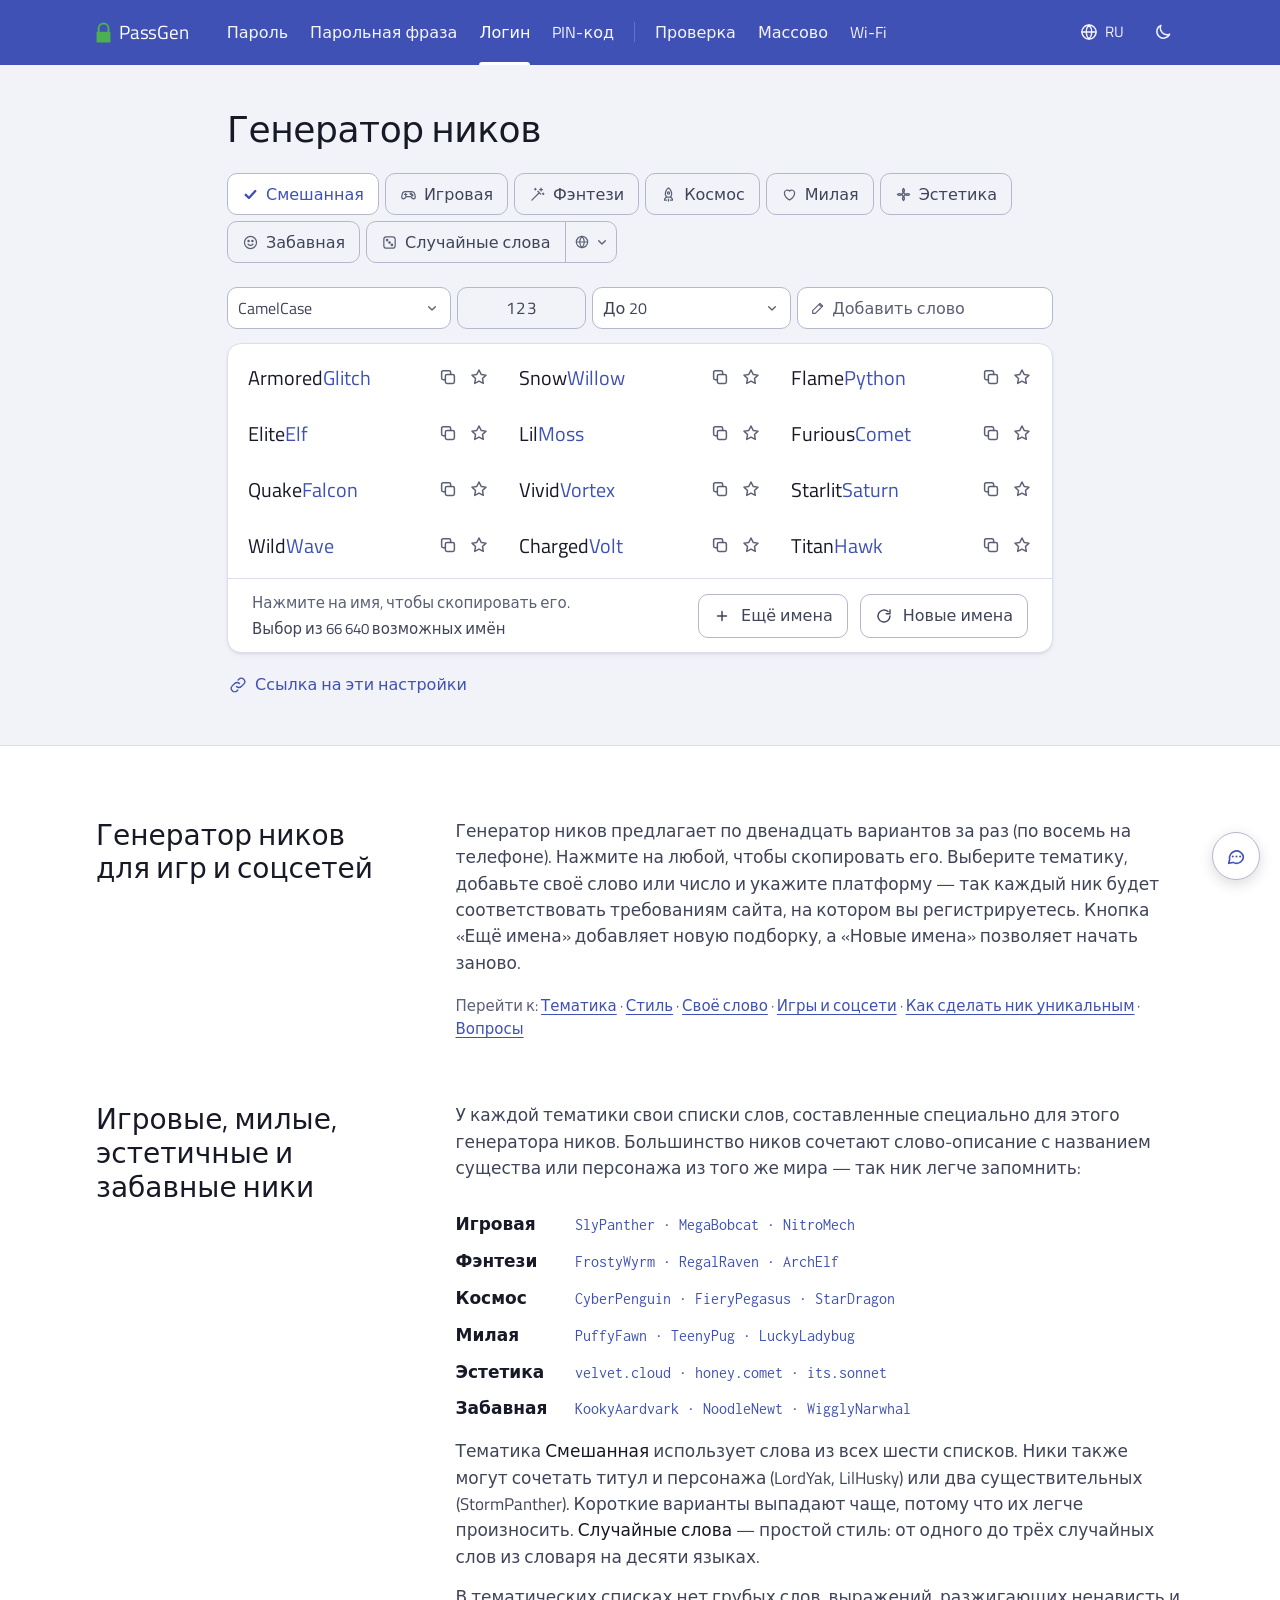
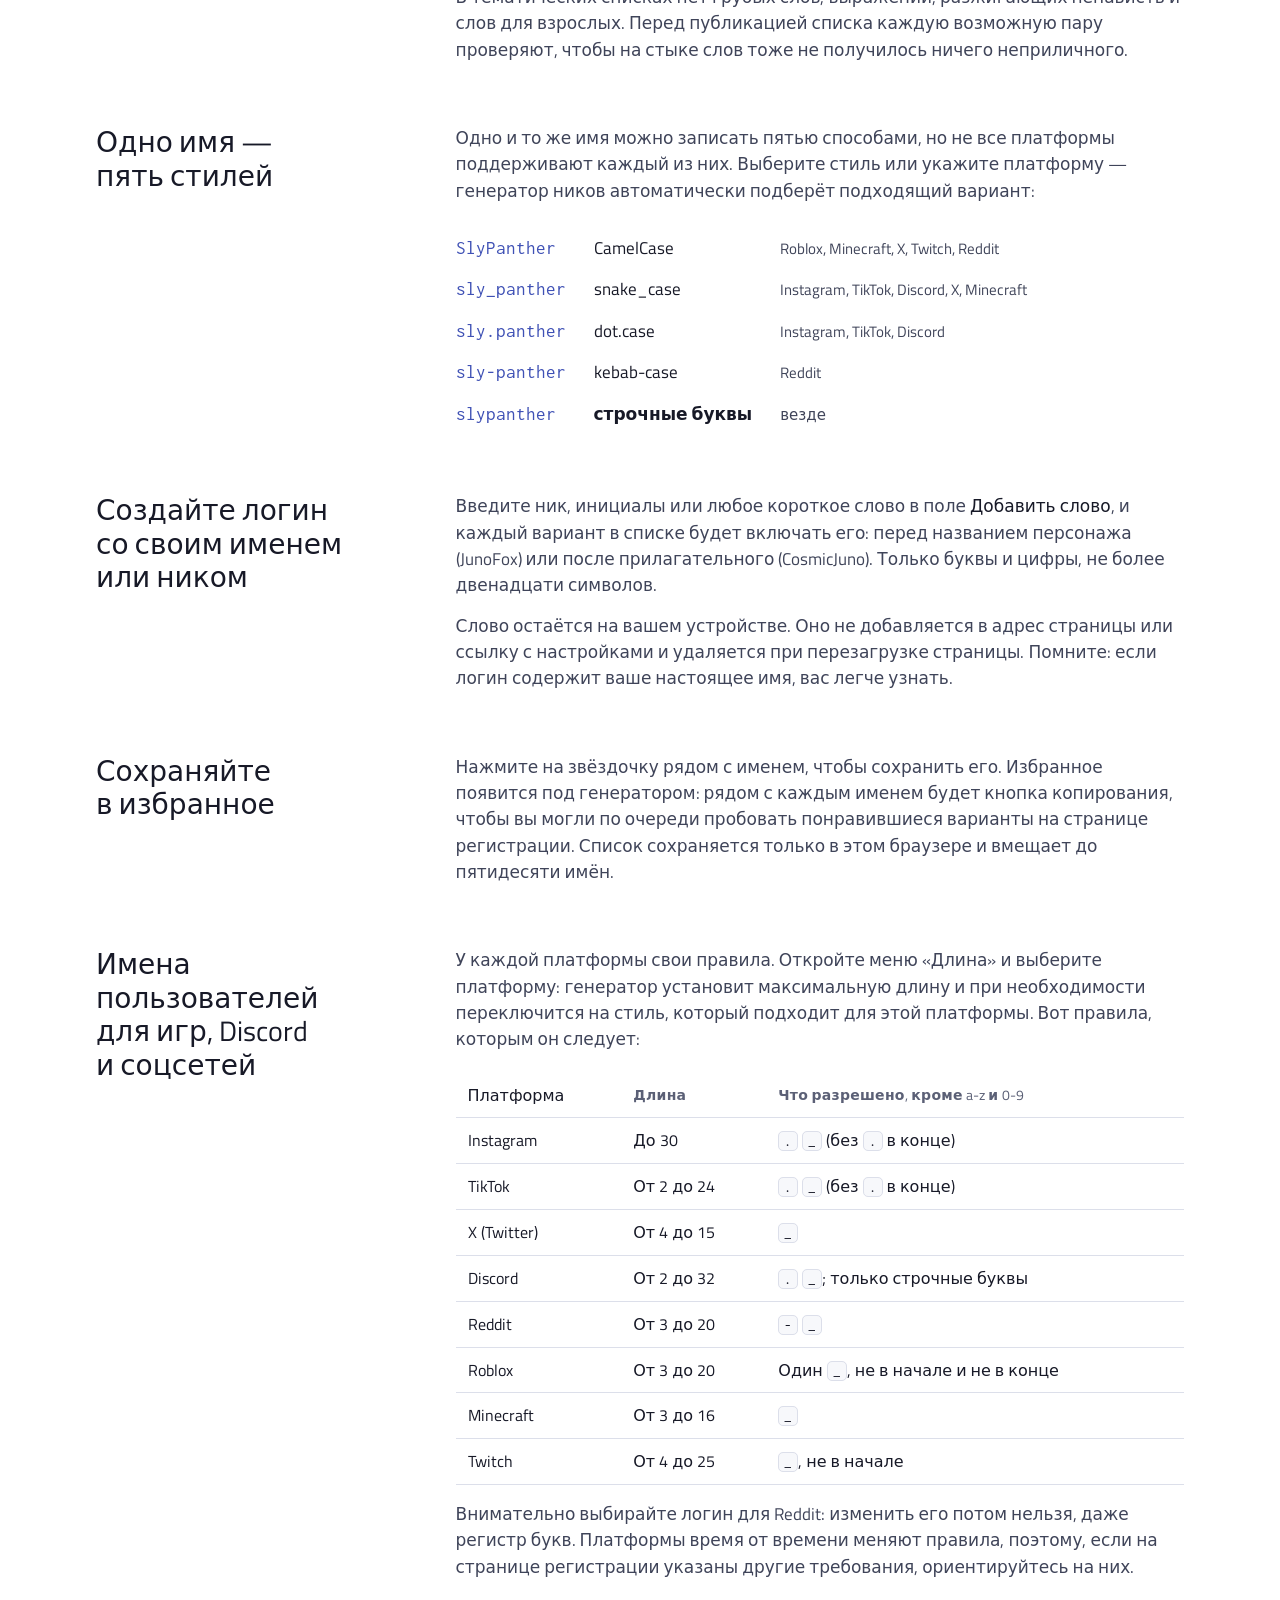
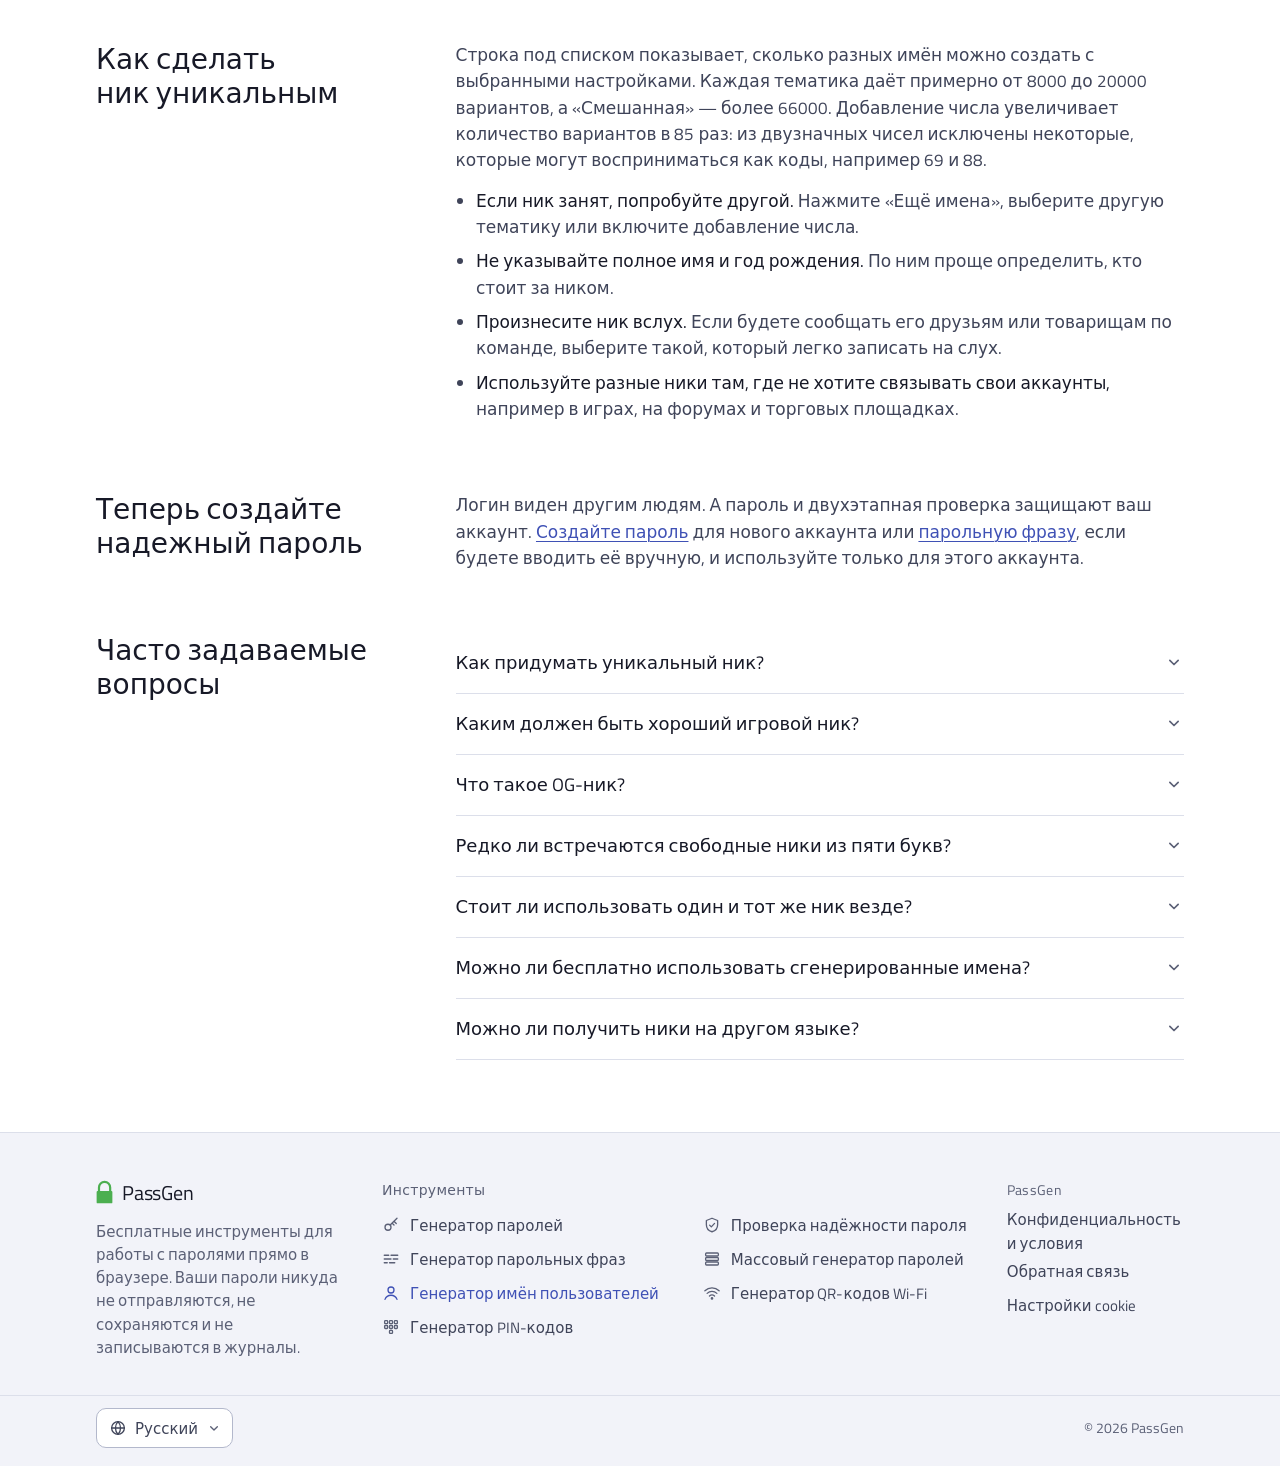
<file: ru/username/index.html>
<!doctype html> <html lang="ru" data-lang="ru"> <head> <meta charset="utf-8"><meta http-equiv="Content-Security-Policy" content="default-src 'self'; script-src 'self' 'unsafe-inline'; style-src 'self' 'unsafe-inline'; img-src 'self' data:; font-src 'self'; connect-src 'self' https://api.pwnedpasswords.com; frame-src 'none'; object-src 'none';"> <meta name="viewport" content="width=device-width,initial-scale=1"> <title>Генератор ников для игр и соцсетей | PassGen</title> <meta name="description" content="Генератор ников: по 12 игровых, милых, эстетичных и смешных идей. Добавьте свой ник, сохраняйте избранное и учитывайте лимит любой платформы."> <link rel="preload" href="/assets/fonts/inconsolata-latin.woff2" as="font" type="font/woff2" crossorigin> <link rel="preload" href="/assets/fonts/titillium-latin.woff2" as="font" type="font/woff2" crossorigin> <style>@font-face { font-family: "Titillium Web"; font-style: normal; font-weight: 400; font-display: swap; src: url("/assets/fonts/titillium-latin.woff2") format("woff2"); unicode-range: U+0-FF, U+131, U+152-153, U+2BB-2BC, U+2C6, U+2DA, U+2DC, U+304, U+308, U+329, U+2000-206F, U+20AC, U+2122, U+2191, U+2193, U+2212, U+2215, U+FEFF, U+FFFD; }@font-face { font-family: "Titillium Web"; font-style: normal; font-weight: 400; font-display: swap; src: url("/assets/fonts/titillium-latin-ext.woff2") format("woff2"); unicode-range: U+100-2BA, U+2BD-2C5, U+2C7-2CC, U+2CE-2D7, U+2DD-2FF, U+304, U+308, U+329, U+1D00-1DBF, U+1E00-1E9F, U+1EF2-1EFF, U+2020, U+20A0-20AB, U+20AD-20C0, U+2113, U+2C60-2C7F, U+A720-A7FF; }@font-face { font-family: Inconsolata; font-style: normal; font-weight: 400; font-display: block; src: url("/assets/fonts/inconsolata-latin.woff2") format("woff2"); unicode-range: U+0-FF, U+131, U+152-153, U+2BB-2BC, U+2C6, U+2DA, U+2DC, U+304, U+308, U+329, U+2000-206F, U+20AC, U+2122, U+2191, U+2193, U+2212, U+2215, U+FEFF, U+FFFD; }@font-face { font-family: Inconsolata; font-style: normal; font-weight: 400; font-display: block; src: url("/assets/fonts/inconsolata-latin-ext.woff2") format("woff2"); unicode-range: U+100-2BA, U+2BD-2C5, U+2C7-2CC, U+2CE-2D7, U+2DD-2FF, U+304, U+308, U+329, U+1D00-1DBF, U+1E00-1E9F, U+1EF2-1EFF, U+2020, U+20A0-20AB, U+20AD-20C0, U+2113, U+2C60-2C7F, U+A720-A7FF; }:root { color-scheme: light; --bg: #ffffff; --band: #f2f3f9; --slab: #ffffff; --sunk: #f7f8fb; --line: #dcdfea; --line-strong: #b3b8cc; --box: #767b90; --ink: #171927; --ink-2: #3f4459; --muted: #5b6076; --brand: #3F51B5; --brand-ink: #3F51B5; --brand-fill: #3F51B5; --brand-soft: #e8eaf6; --brand-line: #9aa4dc; --on-brand: #ffffff; --go: #4CAF50; --go-hover: #5cbb60; --go-ink: #0c2310; --sel: #c5cae9; --sel-ink: #171927; --s-weak: #c62828; --s-fair: #a86400; --s-strong: #3F51B5; --s-vstrong: #2e7d32; --s-empty: #dcdfea; --shadow: 0 1px 2px rgb(23 27 60 / .07),0 3px 8px -4px rgb(23 27 60 / .12); --pop-shadow: 0 10px 20px -8px rgb(23 27 60 / .28),0 2px 6px rgb(23 27 60 / .08); --scrim: rgb(15 17 30 / .38); --ui: "Titillium Web",system-ui,-apple-system,"Segoe UI",Roboto,"Noto Sans",sans-serif; --mono: "Inconsolata",ui-monospace,"SFMono-Regular",Menlo,Consolas,monospace; --r: 10px; --wrap: 880px; --wide: 1136px; --gutter: 24px; }@media (prefers-color-scheme: dark){:root:not([data-theme="light"]) { color-scheme: dark; --bg: #141518; --band: #1b1c21; --slab: #24262d; --sunk: #1e1f25; --line: #33363f; --line-strong: #4d515e; --box: #8a8fa0; --ink: #eceef3; --ink-2: #c6c9d4; --muted: #a3a7b6; --brand-ink: #82b1ff; --brand-fill: #4a5fd0; --brand-soft: #262d4d; --brand-line: #5465c4; --on-brand: #ffffff; --go: #4CAF50; --go-hover: #5cbb60; --go-ink: #0c2310; --sel: #3949ab; --sel-ink: #ffffff; --s-weak: #ef5350; --s-fair: #ffb300; --s-strong: #82b1ff; --s-vstrong: #66bb6a; --s-empty: #393c46; --shadow: 0 1px 2px rgb(0 0 0 / .3),0 3px 8px -4px rgb(0 0 0 / .4); --pop-shadow: 0 10px 20px -8px rgb(0 0 0 / .7),0 2px 6px rgb(0 0 0 / .3); --scrim: rgb(0 0 0 / .55); }}:root[data-theme="dark"] { color-scheme: dark; --bg: #141518; --band: #1b1c21; --slab: #24262d; --sunk: #1e1f25; --line: #33363f; --line-strong: #4d515e; --box: #8a8fa0; --ink: #eceef3; --ink-2: #c6c9d4; --muted: #a3a7b6; --brand-ink: #82b1ff; --brand-fill: #4a5fd0; --brand-soft: #262d4d; --brand-line: #5465c4; --on-brand: #ffffff; --go: #4CAF50; --go-hover: #5cbb60; --go-ink: #0c2310; --sel: #3949ab; --sel-ink: #ffffff; --s-weak: #ef5350; --s-fair: #ffb300; --s-strong: #82b1ff; --s-vstrong: #66bb6a; --s-empty: #393c46; --shadow: 0 1px 2px rgb(0 0 0 / .3),0 3px 8px -4px rgb(0 0 0 / .4); --pop-shadow: 0 10px 20px -8px rgb(0 0 0 / .7),0 2px 6px rgb(0 0 0 / .3); --scrim: rgb(0 0 0 / .55); }*, ::before, ::after { box-sizing: border-box; }html { text-size-adjust: 100%; scrollbar-color: var(--line-strong) transparent; scroll-behavior: smooth; }@media (prefers-reduced-motion: reduce){html { scroll-behavior: auto; }}body { margin: 0px; background: var(--bg); color: var(--ink); font: 400 17px/1.55 var(--ui); font-synthesis: none; -webkit-font-smoothing: antialiased; }body { display: flex; flex-direction: column; min-height: 100dvh; }body > main { flex: 1 0 auto; }::selection { background: var(--sel); color: var(--sel-ink); }a { color: var(--brand-ink); text-underline-offset: 0.2em; text-decoration-thickness: 1px; }a:hover { text-decoration-thickness: 2px; }button, input, select, textarea { font: inherit; color: inherit; }button { cursor: pointer; }:focus-visible { outline: 2px solid var(--brand-ink); outline-offset: 2px; border-radius: 6px; }.ico { width: 20px; height: 20px; flex: 0 0 auto; display: block; }.sr { width: 1px; height: 1px; overflow: hidden; clip: rect(0px, 0px, 0px, 0px); white-space: nowrap; position: absolute !important; }h1, h2, h3 { font-weight: 400; margin: 0px; text-wrap: balance; }.top { background: var(--band); border-bottom: 1px solid var(--line); }.top-in { max-width: var(--wide); margin: 0px auto; padding: 0 var(--gutter); height: 64px; display: flex; align-items: center; gap: 28px; }.brand { display: flex; align-items: center; gap: 10px; color: var(--ink); text-decoration: none; font-size: 22px; letter-spacing: -0.01em; flex: 0 0 auto; }.brand:hover { text-decoration: none; }.brand svg { width: 30px; height: 30px; }.tools { display: flex; align-self: stretch; gap: 2px; flex: 1 1 0%; min-width: 0px; }.tools a { position: relative; display: flex; align-items: center; gap: 8px; padding: 0px 13px; color: var(--ink-2); text-decoration: none; font-size: 16px; white-space: nowrap; }.tools a .ico { width: 18px; height: 18px; color: var(--muted); }.tools a:hover { color: var(--ink); }.tools a[aria-current="page"] { color: var(--brand-ink); }.tools a[aria-current="page"] .ico { color: var(--brand-ink); }.tools a[aria-current="page"]::after { content: ""; position: absolute; inset-inline: 10px; bottom: -1px; height: 3px; border-radius: 3px 3px 0px 0px; background: var(--brand-ink); }.tools .sep { width: 1px; background: var(--line); margin: 22px 8px; }.top-actions { display: flex; align-items: center; gap: 6px; flex: 0 0 auto; }.top-actions .menu-btn { display: none; }.icon-btn { display: inline-flex; align-items: center; justify-content: center; gap: 6px; height: 40px; min-width: 40px; padding: 0px 10px; border-radius: var(--r); border: 1px solid transparent; background: transparent; color: var(--ink-2); }.icon-btn:hover { background: var(--slab); border-color: var(--line); }.lang-btn .code { font-size: 15px; letter-spacing: 0.04em; }.band { background: var(--band); border-bottom: 1px solid var(--line); }.band-in { max-width: var(--wrap); margin: 0px auto; padding: 44px var(--gutter) 40px; }.title { display: flex; flex-wrap: wrap; align-items: baseline; justify-content: space-between; gap: 6px 24px; }h1 { font-size: 36px; line-height: 1.12; letter-spacing: -0.012em; color: var(--ink); }.recipe { display: flex; flex-wrap: wrap; gap: 8px; margin: 24px 0px 14px; padding: 0px; list-style: none; }.chip { display: inline-flex; align-items: center; gap: 8px; height: 42px; padding: 0px 14px; border-radius: var(--r); border: 1px solid var(--line-strong); background: var(--slab); color: var(--ink-2); font-size: 16px; white-space: nowrap; transition: background-color 0.15s, border-color 0.15s, color 0.15s; }.chip:hover { border-color: var(--brand-line); color: var(--ink); }.chip .ico { width: 16px; height: 16px; color: var(--muted); transition: transform 0.2s cubic-bezier(0.2, 0.8, 0.2, 1); }.chip[aria-pressed="true"] { background: var(--brand-soft); border-color: var(--brand-line); color: var(--brand-ink); }.chip[aria-pressed="false"] { color: var(--muted); }@keyframes nope { 
  20%, 60% { transform: translateX(-4px); }
  40%, 80% { transform: translateX(4px); }
}.recipe li { display: flex; }.recipe li > .chip { flex: 1 1 0%; justify-content: center; }.slab { background: var(--slab); border: 1px solid var(--line); border-radius: 14px; box-shadow: var(--shadow); }.btn { display: inline-flex; align-items: center; justify-content: center; gap: 10px; height: 52px; padding: 0px 22px; border-radius: var(--r); border: 1px solid var(--line-strong); background: var(--slab); color: var(--ink); font-size: 18px; white-space: nowrap; transition: background-color 0.15s, border-color 0.15s, transform 0.1s; }.btn:active { transform: translateY(1px); }.btn .ico { width: 20px; height: 20px; }.btn-quiet { height: 44px; font-size: 16px; padding: 0px 14px; color: var(--ink-2); }.btn-quiet:hover { border-color: var(--brand-line); color: var(--brand-ink); }.slab-foot { display: flex; align-items: center; gap: 14px; padding: 12px 24px; border-top: 1px solid var(--line); font-size: 15px; color: var(--muted); min-height: 48px; }.foot-sp { flex: 1 1 0%; }.after { display: flex; flex-wrap: wrap; gap: 4px 8px; margin-top: 12px; margin-inline-start: -8px; }.link-btn { display: inline-flex; align-items: center; gap: 8px; height: 40px; padding: 0px 10px; border: 0px; border-radius: 8px; background: none; color: var(--brand-ink); font-size: 16px; }.link-btn .ico { width: 18px; height: 18px; }.link-btn:hover { background: var(--brand-soft); }.names { list-style: none; margin: 0px; padding: 6px; display: grid; grid-template-columns: repeat(2, minmax(0px, 1fr)); gap: 2px; }.name { width: 100%; display: flex; align-items: center; justify-content: space-between; gap: 12px; height: 60px; padding: 0px 16px; border: 0px; border-radius: 10px; background: none; color: var(--ink); text-align: start; transition: background-color 0.15s; }.name:hover { background: var(--sunk); }.name-t { font-family: var(--mono); font-size: 24px; letter-spacing: 0.01em; white-space: nowrap; overflow: hidden; text-overflow: ellipsis; direction: ltr; unicode-bidi: isolate; }.name-s { display: flex; align-items: center; gap: 6px; color: var(--muted); font-size: 15px; flex: 0 0 auto; }.name-s .ico { width: 18px; height: 18px; }.name-l { opacity: 0; transition: opacity 0.15s; }.name:hover .name-l, .name:focus-visible .name-l, .name.ok .name-l { opacity: 1; }.btn:disabled { opacity: 0.5; cursor: not-allowed; }.styles { border: 0px; padding: 0px; margin: 0px; display: grid; gap: 6px; min-width: 0px; }@starting-style {
  .pop:popover-open { opacity: 0; transform: translateY(-4px); }
}.guide { max-width: var(--wrap); margin: 0px auto; padding: 24px var(--gutter) 72px; }.guide section { max-width: 68ch; padding-top: 48px; }.guide h2 { font-size: 28px; line-height: 1.2; margin-bottom: 12px; color: var(--ink); }.guide p, .guide li { color: var(--ink-2); }.guide p { margin: 0px 0px 14px; }.fb-fab { transition: opacity 0.2s, transform 0.2s; }@keyframes rise { 
  0% { opacity: 0; transform: translateY(8px); }
}.toast { position: fixed; left: 50%; bottom: 24px; transform: translate(-50%, 16px); background: var(--ink); color: var(--bg); padding: 10px 16px; border-radius: 10px; font-size: 15px; opacity: 0; pointer-events: none; transition: opacity 0.18s, transform 0.25s cubic-bezier(0.2, 0.8, 0.2, 1); z-index: 50; max-width: calc(-32px + 100vw); }@media print{body > :not(.print-only) { display: none !important; }}@media (max-width: 1120px){.tools a .ico { display: none; }.tools a { padding: 0px 10px; }}@media (max-width: 999px){.recipe { margin: 18px 0px 12px; gap: 6px; display: grid; grid-template-columns: repeat(12, minmax(0px, 1fr)); grid-auto-flow: dense; }.recipe > li { grid-column: span 4; }.recipe .r-sep { grid-column: span 7; }}@media (max-width: 860px){:root { --gutter: 16px; }.top-in { display: grid; grid-template-columns: minmax(0px, 1fr) auto; height: auto; padding: 0px; gap: 0px; }.brand { font-size: 20px; height: 56px; padding-inline: 16px; }.brand svg { width: 26px; height: 26px; }.top-actions { padding-inline-end: 8px; grid-area: 1 / 2; }.top-actions .menu-btn { display: inline-flex; }.tools { grid-area: 2 / 1 / auto / -1; border-top: 1px solid var(--line); overflow-x: auto; scrollbar-width: none; height: 48px; padding: 0px 8px; scroll-snap-type: x; mask-image: linear-gradient(90deg, rgb(0, 0, 0) 88%, transparent); }[dir="rtl"] .tools { mask-image: linear-gradient(270deg, rgb(0, 0, 0) 88%, transparent); }.tools::-webkit-scrollbar { display: none; }.tools a { padding: 0px 12px; scroll-snap-align: start; }.tools a .ico { display: block; }.tools .sep { margin: 14px 4px; }.band-in { padding: 24px var(--gutter) 28px; }h1 { font-size: 28px; }.title { display: block; }.names { grid-template-columns: 1fr; padding: 4px; }.name { height: 54px; padding: 0px 12px; }.name-t { font-size: 21px; }.name-l { opacity: 1; }.chip { height: 42px; padding: 0px 10px; font-size: 15px; gap: 7px; }.slab-foot { padding: 10px 14px; flex-wrap: wrap; gap: 6px 12px; }.guide section { padding-top: 36px; }.guide h2 { font-size: 24px; }@starting-style {
  .pop:not(.pop-info):popover-open { transform: translateY(24px); }
}@starting-style {
  .pop.pop-full:popover-open, .lang-pop:popover-open { transform: none; opacity: 0; }
}}@media (prefers-reduced-motion: reduce){*, ::before, ::after { animation-duration: 0.01ms !important; animation-iteration-count: 1 !important; transition-duration: 0.01ms !important; }}:root[data-theme="dark"] .theme-btn .ic-moon, :root:not([data-theme="dark"]) .theme-btn .ic-sun { display: none; }:root.theme-switching, :root.theme-switching *, :root.theme-switching ::before, :root.theme-switching ::after { transition: none !important; }:root:not([data-theme="dark"]) .top { --band: #3F51B5; --line: rgb(255 255 255 / .2); --line-strong: rgb(255 255 255 / .5); --ink: #ffffff; --ink-2: rgb(255 255 255 / .94); --muted: rgb(255 255 255 / .84); --brand-ink: #ffffff; --brand-fill: #ffffff; --brand-soft: rgb(255 255 255 / .16); --brand-line: rgb(255 255 255 / .75); --on-brand: #3F51B5; --box: rgb(255 255 255 / .8); border-bottom-color: transparent; }:root:not([data-theme="dark"]) .top .icon-btn:hover { background: rgba(255, 255, 255, 0.12); border-color: transparent; }:root:not([data-theme="dark"]) .top .pop, :root:not([data-theme="dark"]) .top dialog { --line: #dcdfea; --line-strong: #b3b8cc; --ink: #171927; --ink-2: #3f4459; --muted: #5b6076; --brand-ink: #3F51B5; --brand-fill: #3F51B5; --brand-soft: #e8eaf6; --brand-line: #9aa4dc; --on-brand: #ffffff; --box: #767b90; }@font-face { font-family: "PG Bold"; font-style: normal; font-weight: 700; font-display: swap; src: url("/assets/fonts/titillium-700-latin.woff2") format("woff2"); unicode-range: U+0-FF, U+131, U+152-153, U+2BB-2BC, U+2C6, U+2DA, U+2DC, U+304, U+308, U+329, U+2000-206F, U+20AC, U+2122, U+2191, U+2193, U+2212, U+2215, U+FEFF, U+FFFD; }@font-face { font-family: "PG Bold"; font-style: normal; font-weight: 700; font-display: swap; src: url("/assets/fonts/titillium-700-latin-ext.woff2") format("woff2"); unicode-range: U+100-2BA, U+2BD-2C5, U+2C7-2CC, U+2CE-2D7, U+2DD-2FF, U+304, U+308, U+329, U+1D00-1DBF, U+1E00-1E9F, U+1EF2-1EFF, U+2020, U+20A0-20AB, U+20AD-20C0, U+2113, U+2C60-2C7F, U+A720-A7FF; }html[data-theme]:root { --go: #43A047; --go-hover: #3B9440; --go-ink: #ffffff; }.brand .lock { width: 17px; height: 24px; flex: 0 0 auto; }.brand { gap: 9px; }.top { position: sticky; top: calc(var(--hdr-h, 64px) * -1); z-index: 40; }@keyframes hdr-in { 
  0% { transform: translateY(-100%); }
  100% { transform: none; }
}.guide section[id] { scroll-margin-top: -24px; }@media (max-width: 860px){.guide section[id] { scroll-margin-top: -12px; }}html[data-theme]:root { --s-strong: #689F38; }html[data-theme="dark"]:root { --s-strong: #9CCC65; }.after { align-items: center; }@media (min-width: 1000px){.band-in:not(.bulk-in) { max-width: var(--wide); padding-inline: calc(var(--gutter) + var(--rail, 154px)); }.guide { max-width: var(--wide); }.guide section { max-width: none; display: grid; grid-template-columns: minmax(0px, 1fr) minmax(0px, 2.4fr); column-gap: 56px; }.guide section > * { grid-column: 2; }.guide section > h2 { grid-area: 1 / 1 / span 40; align-self: start; }.recipe { gap: 6px; }.recipe .chip { padding-inline: 12px; }}@media (min-width: 1000px){.recipe { gap: 5px; }.recipe .chip { padding-inline: 10px; }}@media (min-width: 1000px){.recipe { gap: 4px; }}@media (min-width: 1000px){.recipe:not(.compact) { justify-content: space-between; }}@media (min-width: 1000px){:root.tool-wide .band-in:not(.bulk-in) { padding-inline: var(--gutter); }}@media (min-width: 1000px){.recipe:not(.compact) { justify-content: flex-start; }.recipe:not(.compact) > li > .chip { width: 100%; }}.recipe .split { display: flex; flex: 1 1 0%; min-width: 0px; }.recipe .split > .chip:first-child { flex: 1 1 0%; border-start-end-radius: 0px; border-end-end-radius: 0px; }.recipe .chip.chip-more { flex: 0 0 auto; position: relative; padding-inline: 7px; margin-inline-start: -1px; border-start-start-radius: 0px; border-end-start-radius: 0px; color: var(--muted); }.recipe .chip.chip-more .chev { width: 16px; height: 16px; transition: transform 0.15s; }@media (hover: hover) and (pointer: fine){:root.scrubbing, :root.scrubbing * { cursor: ew-resize !important; user-select: none; }}.recipe .split > .chip:first-child { justify-content: center; }@keyframes pg-turn { 
  0% { transform: rotate(0deg); }
  100% { transform: rotate(360deg); }
}.recipe.pp-row .opt-tog .opt-ch { font-size: 17px; letter-spacing: 0.04em; }.recipe.pp-row .opt-tog[aria-pressed="false"] { background: var(--slab); border-color: var(--line-strong); color: var(--ink-2); }@media (min-width: 1000px){.recipe.pp-row { gap: 6px; }.recipe.pp-row:not(.compact) > li:not(.gap):not(.r-words) { flex: 1 1 auto; }}@media (max-width: 999px){.recipe.pp-row { grid-template-columns: repeat(24, minmax(0px, 1fr)); }.recipe.pp-row > li.r-sep { grid-column: span 14; }.recipe.pp-row > li.r-opt { grid-column: span 6; }}.stack { display: inline-grid; justify-items: center; }.stack > * { grid-area: 1 / 1; }.stack > .sizer { visibility: hidden; white-space: nowrap; }.stack { justify-items: start; }.recipe .chip:has(> .stack):has(> .chev) { justify-content: flex-start; }.recipe .chip:has(> .stack):has(> .chev) > .chev { margin-inline-start: auto; }@media (max-width: 999px){.recipe.pp-row > li.r-sep { grid-column: span 12; }}@media (max-width: 359px){.recipe.pp-row > li.r-words, .recipe.pp-row > li.r-sep, .recipe.pp-row > li.r-wl { grid-column: span 24; }.recipe.pp-row > li.r-opt { grid-column: span 12; }}.recipe.pw-row .r-set .chip[aria-pressed="false"], .recipe.pw-row .look-tog[aria-pressed="false"], .recipe.pp-row .opt-tog[aria-pressed="false"], .recipe .chip.chip-more:not(.on):is(#c-sym, #c-look-i) { background: transparent; border-color: var(--line-strong); box-shadow: none; }.recipe .r-set .chip > span:not(.sr):not(.box)::before, .recipe .opt-tog .opt-ch::before, .recipe .look-tog.skip-words::before { content: "✓"; display: inline-block; width: 0.9em; margin-inline-end: 5px; font-family: var(--ui); font-weight: 400; color: transparent; text-decoration: none; }.recipe .r-set .chip > span:not(.sr):not(.box), .recipe .opt-tog .opt-ch { position: relative; }.recipe .r-set .chip > span:not(.sr):not(.box)::before, .recipe .opt-tog .opt-ch::before { position: absolute; right: 100%; top: 50%; transform: translateY(-50%); width: auto; margin: 0px 6px 0px 0px; }.recipe.pp-row .opt-tog { padding-inline: 26px; }.recipe .r-set .chip > span:not(.sr):not(.box)::before, .recipe .opt-tog .opt-ch::before { right: auto; inset-inline-end: 100%; margin: 0px; margin-inline-end: 6px; }.top-in .brand { font-size: 19px; gap: 8px; }.top-in .brand .lock { width: 15px; height: 21px; }@media (max-width: 999px){.top-in .brand { font-size: 18px; }.top-in .brand .lock { width: 14px; height: 20px; }}@media (min-width: 1000px){:root { --rail: 154px; }}@media (hover: hover) and (pointer: fine){.recipe.recipe.recipe :is(.r-set .chip, .look-tog, .opt-tog, .chip-more):hover { border-color: var(--brand-line); color: var(--brand-ink); background: color-mix(in srgb,var(--brand-fill) 7%,var(--slab)); }.top-in .brand:hover { opacity: 0.85; }}@media (max-width: 999px){.recipe.pp-row:not(.pin-row) > li.r-opt { grid-column: span 12; }}@media (max-width: 999px){.recipe.un-row > li.r-max { grid-column: span 12; }}.after .link-btn:disabled, .link-btn:disabled { color: var(--muted); cursor: default; background: none; }.link-btn:disabled .ico { opacity: 0.6; }.skip { position: absolute; left: 12px; top: -60px; z-index: 100; background: var(--slab); color: var(--ink); padding: 10px 14px; border-radius: 8px; box-shadow: rgba(0, 0, 0, 0.2) 0px 2px 10px; text-decoration: none; }.skip:focus { top: 12px; }main:focus { outline: none; }.fb-fab { position: fixed; right: 20px; bottom: 20px; z-index: 40; width: 48px; height: 48px; border-radius: 50%; display: grid; place-items: center; background: var(--slab); color: var(--brand-ink); border: 1px solid var(--line-strong); box-shadow: rgba(0, 0, 0, 0.14) 0px 4px 14px; cursor: pointer; }.fb-fab:hover { border-color: var(--brand-ink); }.fb-fab .ico { width: 22px; height: 22px; }@media (max-width: 860px){.fb-fab { right: 12px; bottom: 12px; width: 44px; height: 44px; transition: transform 0.2s ease-out, opacity 0.2s; }.fb-fab.away { transform: translateY(72px); opacity: 0; pointer-events: none; }}@media (prefers-reduced-motion: reduce){.fb-fab { transition: none; }}.recipe.th-row { gap: 6px; margin-bottom: 8px; }.recipe.th-row > li { flex: 0 0 auto; }.recipe.th-row .chip { padding-inline: 18px 9px; justify-content: center; }.recipe.th-row .chip.chip-more { padding-inline: 8px 6px; gap: 4px; }.recipe.th-row .th[aria-pressed="false"] { background: transparent; border-color: var(--line-strong); color: var(--ink-2); }.recipe.th-row .th[aria-pressed="true"] { background: var(--slab); border-color: var(--line-strong); color: var(--brand-ink); }.recipe.th-row .chip.chip-more:not(.on) { background: transparent; border-color: var(--line-strong); }.recipe.th-row .th-l { position: relative; }.recipe.th-row .th-l::before { content: "✓"; position: absolute; inset-inline-end: 100%; top: 50%; transform: translateY(-50%); margin-inline-end: 6px; font-family: var(--ui); color: transparent; }.recipe.th-row .th[aria-pressed="true"] .th-l::before { color: var(--brand-ink); }.recipe.th-row .split { flex: 0 0 auto; }@media (hover: hover) and (pointer: fine){.recipe.th-row .chip:hover, .recipe.th-row .th[aria-pressed="false"]:hover { border-color: var(--brand-line); color: var(--brand-ink); background: var(--slab); }}@media (max-width: 999px){.recipe.th-row { display: flex; flex-wrap: wrap; gap: 6px; }.recipe.th-row > li { grid-column: auto; }.recipe.th-row .chip { padding-inline: 22px 11px; font-size: 15px; }.recipe.th-row .chip.chip-more { min-width: 44px; padding-inline: 8px 6px; }}.recipe.un-row .r-word { min-width: 0px; }.un-word { display: flex; align-items: center; gap: 6px; flex: 1 1 0%; min-width: 0px; height: 42px; padding-inline: 12px 4px; border: 1px solid var(--line-strong); border-radius: var(--r); background: var(--slab); color: var(--muted); transition: border-color 0.15s; }.un-word:focus-within { border-color: var(--brand-fill); box-shadow: 0 0 0 1px var(--brand-fill); }.un-word .ico { width: 16px; height: 16px; flex: 0 0 auto; }.un-word input { flex: 1 1 0%; min-width: 0px; width: 100%; height: 100%; border: 0px; background: none; color: var(--ink); font-style: inherit; font-variant: inherit; font-weight: inherit; font-stretch: inherit; line-height: inherit; font-family: inherit; font-optical-sizing: inherit; font-size-adjust: inherit; font-kerning: inherit; font-feature-settings: inherit; font-variation-settings: inherit; font-language-override: inherit; font-size: 16px; outline: none; padding: 0px; }.un-word input::placeholder { color: var(--muted); opacity: 1; }.un-word-x { flex: 0 0 auto; width: 34px; height: 34px; display: grid; place-items: center; border: 0px; border-radius: 8px; background: none; color: var(--muted); }.un-word-x[hidden] { display: none; }.un-word-x:hover { color: var(--ink); background: var(--sunk); }@media (hover: hover) and (pointer: fine){.un-word:hover { border-color: var(--brand-line); }}@media (min-width: 1000px){.recipe.un-row:not(.compact) > li.r-word { flex: 1 1 200px; }}@media (max-width: 999px){.recipe.pp-row.un-row:not(.pin-row) > li.r-sep { grid-column: span 14; }.recipe.pp-row.un-row:not(.pin-row) > li.r-opt { grid-column: span 10; }.recipe.pp-row.un-row:not(.pin-row) > li.r-max { grid-column: span 10; }.recipe.pp-row.un-row:not(.pin-row) > li.r-word { grid-column: span 14; }}@media (max-width: 359px){.recipe.pp-row.un-row:not(.pin-row) > li.r-max, .recipe.pp-row.un-row:not(.pin-row) > li.r-word { grid-column: span 24; }}.names > li { display: flex; align-items: center; min-width: 0px; }.names .name { flex: 1 1 0%; min-width: 0px; }.names .star { flex: 0 0 auto; width: 44px; height: 44px; display: grid; place-items: center; border: 0px; border-radius: 10px; background: none; color: var(--muted); margin-inline-end: 4px; }.names .star .ico { width: 20px; height: 20px; }.names .star:hover { background: var(--sunk); color: var(--ink); }.un-foot { flex-wrap: wrap; gap: 8px 12px; }.un-info { flex: 1 1 260px; min-width: 0px; }#un-count { color: var(--ink-2); }.un-foot .btn-quiet { flex: 0 0 auto; }.un-foot .btn-quiet .ico { width: 18px; height: 18px; }.un-foot .btn-quiet:disabled { opacity: 0.5; cursor: default; }@media (max-width: 860px){.un-foot { padding: 10px 12px; }.un-info { flex-basis: 100%; }.un-foot .foot-sp { display: none; }.un-foot .btn-quiet { flex: 1 1 0%; justify-content: center; }}.shortlist { margin-top: 16px; }.sl-head { display: flex; align-items: center; gap: 12px; padding: 12px 16px 8px 24px; padding-inline: 24px 16px; }.sl-h { display: flex; align-items: center; gap: 8px; margin: 0px; font-size: 17px; font-weight: 400; color: var(--ink); }.sl-h .ico { width: 18px; height: 18px; color: var(--brand-ink); }.sl-n { color: var(--muted); }.sl-list { list-style: none; margin: 0px; padding: 0px 8px; display: grid; grid-template-columns: repeat(2, minmax(0px, 1fr)); gap: 2px 8px; }.sl-note { margin: 6px 0px 0px; padding: 0px 24px 14px; font-size: 14px; color: var(--muted); }@media (max-width: 860px){.sl-head { padding-inline: 16px 10px; }.sl-list { grid-template-columns: 1fr; padding: 0px 4px; }.sl-note { padding-inline: 16px; }}.recipe.th-row { display: flex; flex-wrap: wrap; gap: 6px; }.recipe.th-row > li { flex: 0 0 auto; min-width: 0px; }.recipe.th-row .chip.th { justify-content: center; gap: 7px; padding-inline: 14px; }.recipe.th-row .th-ic, .recipe.th-row .th-tk { width: 17px; height: 17px; flex: 0 0 auto; }.recipe.th-row .th-l::before { content: none; }.recipe.th-row .th .th-tk { display: none; }.recipe.th-row .th[aria-pressed="true"] .th-tk { display: block; color: var(--brand-ink); }.recipe.th-row .th[aria-pressed="true"] .th-ic { display: none; }.names .name-t { font-family: var(--ui); font-size: 22px; letter-spacing: 0px; font-weight: 600; }.names .name { padding-inline: 16px 6px; justify-content: flex-start; }.names .name-t { flex: 1 1 auto; min-width: 0px; }.names .star { margin-inline-end: 6px; }.un-info { display: flex; flex-direction: column; gap: 2px; flex: 1 1 auto; min-width: 0px; }#un-count { white-space: nowrap; }.names .nm-w1 { color: var(--brand-ink); }@media (min-width: 861px){.names { grid-template-columns: repeat(3, minmax(0px, 1fr)); }.names .name { height: 54px; padding-inline: 14px 2px; gap: 8px; }.names .name-t { font-size: 20px; }.names .name-l { display: none; }.names .star { width: 40px; height: 40px; margin-inline-end: 4px; }}@media (max-width: 860px){.recipe.th-row .chip.th { padding-inline: 12px; }.names .name-t { font-size: 20px; }}#result { --pp-sym: #b91c1c; --pp-sel: #dadef3; --pp-sym-sel: #b91c1c; --pp-dig: #b91c1c; --pp-dig-sel: #b91c1c; --pp-warn: #c62828; --pp-alt: var(--brand-ink); }:root[data-theme="dark"] #result { --pp-dig: #ff9e9e; --pp-dig-sel: #ff9e9e; --pp-sym: #ff9e9e; --pp-sel: #2f3b80; --pp-sym-sel: #ff9e9e; --pp-warn: #ff7b74; --pp-alt: var(--brand-ink); }@media (prefers-color-scheme: dark){:root:not([data-theme="light"]) #result { --pp-dig: #ff9e9e; --pp-dig-sel: #ff9e9e; --pp-sym: #ff9e9e; --pp-sel: #2f3b80; --pp-sym-sel: #ff9e9e; --pp-warn: #ff7b74; --pp-alt: var(--brand-ink); }}#result { --pw-dig: #3F51B5; --pw-sym: #317000; --pw-sym-sel: #317000; }:root[data-theme="dark"] #result { --pw-dig: #82b1ff; --pw-sym: #81c784; --pw-sym-sel: #81c784; }@media (prefers-color-scheme: dark){:root:not([data-theme="light"]) #result { --pw-dig: #82b1ff; --pw-sym: #81c784; --pw-sym-sel: #81c784; }}.guide ul, .guide ol { padding-inline-start: 1.2em; margin: 0px 0px 14px; }.guide li { margin: 0px 0px 8px; }:root[data-theme="dark"] .tbl.tint td:has(.lv-1), :root[data-theme="dark"] .k-1::before { background: rgb(74, 36, 38); box-shadow: none; }:root[data-theme="dark"] .tbl.tint td:has(.lv-2), :root[data-theme="dark"] .k-2::before { background: rgb(74, 58, 28); box-shadow: none; }:root[data-theme="dark"] .tbl.tint td:has(.lv-3), :root[data-theme="dark"] .k-3::before { background: rgb(53, 65, 31); box-shadow: none; }:root[data-theme="dark"] .tbl.tint td:has(.lv-4), :root[data-theme="dark"] .k-4::before { background: rgb(31, 61, 36); box-shadow: none; }.guide p.jump { font-size: 15px; color: var(--muted); margin-top: 4px; }.guide p.jump a { white-space: nowrap; }:root[data-theme="dark"] .jobs-wrap { --j-sym: #81c784; --j-pp-d: #ff9e9e; --j-pp-s: #ff9e9e; }@media (prefers-color-scheme: dark){:root:not([data-theme="light"]) .jobs-wrap { --j-sym: #81c784; --j-pp-d: #ff9e9e; --j-pp-s: #ff9e9e; }}.guide ul.styles { list-style: none; margin: 16px 0px; padding: 0px; display: grid; grid-template-columns: max-content minmax(0px, 1fr); gap: 14px 24px; align-items: baseline; }.guide ul.styles li { display: contents; }.st-name { font-weight: 600; color: var(--ink); }@media (max-width: 640px){.guide ul.styles { display: block; }.guide ul.styles li { display: block; margin: 0px 0px 16px; }}.guide ul.themes { grid-template-columns: max-content minmax(0px, 1fr); gap: 10px 28px; }.th-ex { font-family: var(--mono); font-size: 16px; color: var(--brand-ink); }.guide ul.themes .st-name { font-weight: 600; }@media (max-width: 640px){.guide ul.themes li { display: block; margin: 0px 0px 12px; }.th-ex { display: block; font-size: 15px; }}@media (min-width:1121px){[data-lang="ru"] .tools a .ico{display:none}[data-lang="ru"] .tools a{padding:0 10px}}@media (min-width:861px) and (max-width:980px){[data-lang="ru"] .tools{overflow-x:auto;scrollbar-width:none;-webkit-mask-image:linear-gradient(to right,#000 92%,transparent);mask-image:linear-gradient(to right,#000 92%,transparent)}[data-lang="ru"] .tools::-webkit-scrollbar{display:none}}</style><link rel="preload" href="/assets/css/all.css?v=20261008" as="style"><link rel="stylesheet" href="/assets/css/all.css?v=20261008" media="print" id="pg-css"><noscript><link rel="stylesheet" href="/assets/css/all.css?v=20261008"></noscript><script>!function(){var e=document.documentElement,t=null,a=window.matchMedia&&matchMedia("(prefers-color-scheme: dark)");try{t=localStorage.getItem("theme")}catch(e){}e.dataset.theme="dark"===t||"light"===t?t:a&&a.matches?"dark":"light"}();</script>   <meta property="og:type" content="website"><meta property="og:title" content="Генератор ников для игр и соцсетей | PassGen"><meta property="og:description" content="Генератор ников: по 12 игровых, милых, эстетичных и смешных идей. Добавьте свой ник, сохраняйте избранное и учитывайте лимит любой платформы."><meta property="og:url" content="/ru/username/"><meta property="og:site_name" content="PassGen"><meta property="og:image" content="/assets/img/og-username.png?v=84106cca"><meta property="og:image:width" content="1200"><meta property="og:image:height" content="630"><meta property="og:image:alt" content="PassGen Username generator"><meta property="og:locale" content="ru_RU"><meta name="twitter:card" content="summary_large_image"><meta name="twitter:title" content="Генератор ников для игр и соцсетей | PassGen"><meta name="twitter:description" content="Генератор ников: по 12 игровых, милых, эстетичных и смешных идей. Добавьте свой ник, сохраняйте избранное и учитывайте лимит любой платформы."><meta name="twitter:image" content="/assets/img/og-username.png?v=84106cca"><script type="application/ld+json">{"@context":"https://schema.org","@type":"WebApplication","name":"Генератор имён пользователей","url":"/ru/username/","description":"Генератор ников: по 12 игровых, милых, эстетичных и смешных идей. Добавьте свой ник, сохраняйте избранное и учитывайте лимит любой платформы.","inLanguage":"ru","applicationCategory":"SecurityApplication","operatingSystem":"Any","browserRequirements":"Requires JavaScript","isAccessibleForFree":true,"offers":{"@type":"Offer","price":"0","priceCurrency":"USD"},"publisher":{"@type":"Organization","name":"PassGen","url":"/"}}</script><link rel="icon" href="/favicon.ico" sizes="48x48"><link rel="icon" type="image/svg+xml" href="/assets/img/icon.svg"><link rel="apple-touch-icon" href="/assets/img/apple-touch-icon.png"><meta name="theme-color" content="#3F51B5" media="(prefers-color-scheme: light)"><meta name="theme-color" content="#1b1c21" media="(prefers-color-scheme: dark)"><link rel="alternate" hreflang="ru" href="/ru/username/"><link rel="alternate" hreflang="en" href="/username/"></head> <body>  <a class="skip" href="#main">Перейти к инструменту</a><header class="top"><div class="top-in"><a class="brand" href="/ru/" aria-label="Главная страница PassGen"><svg class="lock" viewBox="-2 0 54 72" aria-hidden="true"><rect x="0" y="33" width="50" height="39" rx="3" fill="#4CAF50"/><path d="M7.5 34V21.5a17.75 17.75 0 0 1 35.5 0V34" fill="none" stroke="#4CAF50" stroke-width="7"/></svg><span>PassGen</span></a><nav class="tools" aria-label="Инструменты"><a href="/ru/" title="Генератор паролей"><svg class="ico" aria-hidden="true"><use href="/assets/icons.svg?v=20261008#i-key"/></svg><span>Пароль</span></a><a href="/ru/passphrase/" title="Генератор парольных фраз"><svg class="ico" aria-hidden="true"><use href="/assets/icons.svg?v=20261008#i-phrase"/></svg><span>Парольная фраза</span></a><a href="/ru/username/" aria-current="page" title="Генератор имён пользователей"><svg class="ico" aria-hidden="true"><use href="/assets/icons.svg?v=20261008#i-user"/></svg><span>Логин</span></a><a href="/ru/pin/" title="Генератор PIN-кодов"><svg class="ico" aria-hidden="true"><use href="/assets/icons.svg?v=20261008#i-pin"/></svg><span>PIN-код</span></a><span class="sep" aria-hidden="true"></span><a href="/ru/check/" title="Проверка надёжности пароля"><svg class="ico" aria-hidden="true"><use href="/assets/icons.svg?v=20261008#i-check"/></svg><span>Проверка</span></a><a href="/ru/bulk/" title="Массовый генератор паролей"><svg class="ico" aria-hidden="true"><use href="/assets/icons.svg?v=20261008#i-bulk"/></svg><span>Массово</span></a><a href="/ru/wifi/" title="Генератор QR-кодов Wi-Fi"><svg class="ico" aria-hidden="true"><use href="/assets/icons.svg?v=20261008#i-wifi"/></svg><span>Wi-Fi</span></a></nav><div class="top-actions"><button class="icon-btn lang-btn" popovertarget="lang-pop" aria-label="Язык: Русский"><svg class="ico" aria-hidden="true"><use href="/assets/icons.svg?v=20261008#i-globe"/></svg><span class="code">RU</span></button><button class="icon-btn theme-btn" type="button" aria-label="Переключиться на тёмную тему"><svg class="ico ic-moon" aria-hidden="true"><use href="/assets/icons.svg?v=20261008#i-moon"/></svg><svg class="ico ic-sun" aria-hidden="true"><use href="/assets/icons.svg?v=20261008#i-sun"/></svg></button><button class="icon-btn menu-btn" type="button" popovertarget="menu-pop" aria-label="Меню"><svg class="ico" aria-hidden="true"><use href="/assets/icons.svg?v=20261008#i-menu"/></svg></button></div></div></header><div class="pop lang-pop" id="lang-pop" popover><span class="grab" aria-hidden="true"></span><h3>Язык</h3><input class="filter" type="search" placeholder="Найти язык" aria-label="Найти язык"><ul class="lang-grid"><li data-en="Russian"><a href="/ru/username/" hreflang="ru" data-code="ru" lang="ru"><span>Русский</span><span class="c">RU</span></a></li><li data-en="English"><a href="/username/" hreflang="en" data-code="en" lang="en"><span>English</span><span class="c">EN</span></a></li></ul></div><div class="toast" role="status" aria-live="polite"></div><div class="sr" id="sr-status" role="status" aria-live="polite"></div> <main id="main" tabindex="-1"> <section class="band" aria-labelledby="h1"> <div class="band-in"> <div class="title"> <h1 id="h1">Генератор ников</h1> </div> <ul class="recipe th-row" id="themes" aria-label="Тематика"> <li><button class="chip th" type="button" data-v="mixed" aria-pressed="true"><svg class="ico th-ic" aria-hidden="true"><use href="/assets/icons.svg?v=20261008#i-shuffle"/></svg><svg class="ico th-tk" aria-hidden="true"><use href="/assets/icons.svg?v=20261008#i-tick"/></svg><span class="th-l">Смешанная</span></button></li> <li><button class="chip th" type="button" data-v="gamer" aria-pressed="false"><svg class="ico th-ic" aria-hidden="true"><use href="/assets/icons.svg?v=20261008#i-gamepad"/></svg><svg class="ico th-tk" aria-hidden="true"><use href="/assets/icons.svg?v=20261008#i-tick"/></svg><span class="th-l">Игровая</span></button></li> <li><button class="chip th" type="button" data-v="fantasy" aria-pressed="false"><svg class="ico th-ic" aria-hidden="true"><use href="/assets/icons.svg?v=20261008#i-wand"/></svg><svg class="ico th-tk" aria-hidden="true"><use href="/assets/icons.svg?v=20261008#i-tick"/></svg><span class="th-l">Фэнтези</span></button></li> <li><button class="chip th" type="button" data-v="space" aria-pressed="false"><svg class="ico th-ic" aria-hidden="true"><use href="/assets/icons.svg?v=20261008#i-rocket"/></svg><svg class="ico th-tk" aria-hidden="true"><use href="/assets/icons.svg?v=20261008#i-tick"/></svg><span class="th-l">Космос</span></button></li> <li><button class="chip th" type="button" data-v="cute" aria-pressed="false"><svg class="ico th-ic" aria-hidden="true"><use href="/assets/icons.svg?v=20261008#i-heart"/></svg><svg class="ico th-tk" aria-hidden="true"><use href="/assets/icons.svg?v=20261008#i-tick"/></svg><span class="th-l">Милая</span></button></li> <li><button class="chip th" type="button" data-v="aesthetic" aria-pressed="false"><svg class="ico th-ic" aria-hidden="true"><use href="/assets/icons.svg?v=20261008#i-flower"/></svg><svg class="ico th-tk" aria-hidden="true"><use href="/assets/icons.svg?v=20261008#i-tick"/></svg><span class="th-l">Эстетика</span></button></li> <li><button class="chip th" type="button" data-v="funny" aria-pressed="false"><svg class="ico th-ic" aria-hidden="true"><use href="/assets/icons.svg?v=20261008#i-smile"/></svg><svg class="ico th-tk" aria-hidden="true"><use href="/assets/icons.svg?v=20261008#i-tick"/></svg><span class="th-l">Забавная</span></button></li> <li class="th-rw"><span class="split"><button class="chip th" type="button" data-v="words" aria-pressed="false"><svg class="ico th-ic" aria-hidden="true"><use href="/assets/icons.svg?v=20261008#i-dice"/></svg><svg class="ico th-tk" aria-hidden="true"><use href="/assets/icons.svg?v=20261008#i-tick"/></svg><span class="th-l">Случайные слова</span></button><button class="chip chip-more" type="button" popovertarget="pop-rw" id="c-rw" aria-label="Список слов и количество слов в имени" title="Список слов и количество слов в имени"><svg class="ico" aria-hidden="true"><use href="/assets/icons.svg?v=20261008#i-globe"/></svg><svg class="ico chev" aria-hidden="true"><use href="/assets/icons.svg?v=20261008#i-chev"/></svg></button></span></li> </ul> <ul class="recipe recipe-phrase pp-row un-row" aria-label="Настройки имени пользователя"> <li class="r-sep"><button class="chip" type="button" popovertarget="pop-style" aria-label="Стиль"><span class="stack"><span id="style-val">CamelCase</span><span class="sizer" aria-hidden="true">строчные буквы</span></span><svg class="ico chev" aria-hidden="true"><use href="/assets/icons.svg?v=20261008#i-chev"/></svg></button></li> <li class="r-opt"><button class="chip opt-tog" type="button" aria-pressed="false" id="c-num" title="Добавить цифру"><span class="opt-ch" aria-hidden="true">123</span><span class="sr">Добавить цифру</span></button></li> <li class="r-max"><button class="chip" type="button" popovertarget="pop-max" aria-label="Максимальная длина"><span class="stack"><span id="max-val">До 20</span><span class="sizer" aria-hidden="true">Любая длина</span></span><svg class="ico chev" aria-hidden="true"><use href="/assets/icons.svg?v=20261008#i-chev"/></svg></button></li> <li class="r-word"><span class="un-word"><svg class="ico" aria-hidden="true"><use href="/assets/icons.svg?v=20261008#i-pen"/></svg><input type="text" id="un-word" maxlength="24" autocomplete="off" autocapitalize="off" autocorrect="off" spellcheck="false" enterkeyhint="done" placeholder="Добавить слово" aria-label="Добавьте слово, например свой ник или инициалы." title="Добавьте слово, например свой ник или инициалы."><button class="un-word-x" type="button" id="un-word-x" hidden aria-label="Удалить слово" title="Удалить слово"><svg class="ico" aria-hidden="true"><use href="/assets/icons.svg?v=20261008#i-x"/></svg></button></span></li> </ul> <div class="slab" id="result"> <ul class="names" id="names" aria-label="Имена пользователей"></ul> <div class="slab-foot un-foot"> <span class="un-info"><span>Нажмите на имя, чтобы скопировать его.</span> <span id="un-count" aria-live="polite"></span></span> <span class="foot-sp"></span> <button class="btn btn-quiet" type="button" id="more"><svg class="ico" aria-hidden="true"><use href="/assets/icons.svg?v=20261008#i-plus"/></svg>Ещё имена</button> <button class="btn btn-quiet" type="button" id="regen"><svg class="ico" aria-hidden="true"><use href="/assets/icons.svg?v=20261008#i-refresh"/></svg>Новые имена</button> </div> </div> <div class="after"> <button class="link-btn" type="button" id="share"><svg class="ico" aria-hidden="true"><use href="/assets/icons.svg?v=20261008#i-link"/></svg>Ссылка на эти настройки</button> </div> <div class="slab shortlist" id="shortlist" hidden> <div class="sl-head"> <h2 class="sl-h"><svg class="ico" aria-hidden="true"><use href="/assets/icons.svg?v=20261008#i-star-fill"/></svg><span>Избранное</span> <span class="sl-n" id="sl-n"></span></h2> <span class="foot-sp"></span> <button class="btn btn-quiet" type="button" id="sl-copy"><svg class="ico" aria-hidden="true"><use href="/assets/icons.svg?v=20261008#i-copy"/></svg>Копировать всё</button> </div> <ul class="sl-list" id="sl-list" aria-label="Избранное"></ul> <p class="sl-note">Сохраняется только в этом браузере. Нажмите на звёздочку рядом с именем, чтобы добавить его.</p> </div> </div> </section> <div class="guide"> <section id="intro"> <h2>Генератор ников для игр и соцсетей</h2> <p>Генератор ников предлагает по двенадцать вариантов за раз (по восемь на телефоне). Нажмите на любой, чтобы скопировать его. Выберите тематику, добавьте своё слово или число и укажите платформу — так каждый ник будет соответствовать требованиям сайта, на котором вы регистрируетесь. Кнопка «Ещё имена» добавляет новую подборку, а «Новые имена» позволяет начать заново.</p> <p class="jump">Перейти к: <a href="#name-themes">Тематика</a> · <a href="#styles">Стиль</a> · <a href="#your-word">Своё слово</a> · <a href="#platforms">Игры и соцсети</a> · <a href="#unique">Как сделать ник уникальным</a> · <a href="#faq">Вопросы</a></p> </section> <section id="name-themes"> <h2>Игровые, милые, эстетичные и забавные ники</h2> <p>У каждой тематики свои списки слов, составленные специально для этого генератора ников. Большинство ников сочетают слово-описание с названием существа или персонажа из того же мира — так ник легче запомнить:</p> <ul class="styles themes"> <li><span class="st-name">Игровая</span><span class="th-ex">SlyPanther · MegaBobcat · NitroMech</span></li> <li><span class="st-name">Фэнтези</span><span class="th-ex">FrostyWyrm · RegalRaven · ArchElf</span></li> <li><span class="st-name">Космос</span><span class="th-ex">CyberPenguin · FieryPegasus · StarDragon</span></li> <li><span class="st-name">Милая</span><span class="th-ex">PuffyFawn · TeenyPug · LuckyLadybug</span></li> <li><span class="st-name">Эстетика</span><span class="th-ex">velvet.cloud · honey.comet · its.sonnet</span></li> <li><span class="st-name">Забавная</span><span class="th-ex">KookyAardvark · NoodleNewt · WigglyNarwhal</span></li> </ul> <p>Тематика <strong>Смешанная</strong> использует слова из всех шести списков. Ники также могут сочетать титул и персонажа (LordYak, LilHusky) или два существительных (StormPanther). Короткие варианты выпадают чаще, потому что их легче произносить. <strong>Случайные слова</strong> — простой стиль: от одного до трёх случайных слов из словаря на десяти языках.</p> <p>В тематических списках нет грубых слов, выражений, разжигающих ненависть и слов для взрослых. Перед публикацией списка каждую возможную пару проверяют, чтобы на стыке слов тоже не получилось ничего неприличного.</p> </section> <section id="styles"> <h2>Одно имя — пять стилей</h2> <p>Одно и то же имя можно записать пятью способами, но не все платформы поддерживают каждый из них. Выберите стиль или укажите платформу — генератор ников автоматически подберёт подходящий вариант:</p> <ul class="namestyles"> <li><span class="ns-ex">SlyPanther</span><span class="ns-name">CamelCase</span><span class="ns-where">Roblox, Minecraft, X, Twitch, Reddit</span></li> <li><span class="ns-ex">sly_panther</span><span class="ns-name">snake_case</span><span class="ns-where">Instagram, TikTok, Discord, X, Minecraft</span></li> <li><span class="ns-ex">sly.panther</span><span class="ns-name">dot.case</span><span class="ns-where">Instagram, TikTok, Discord</span></li> <li><span class="ns-ex">sly-panther</span><span class="ns-name">kebab-case</span><span class="ns-where">Reddit</span></li> <li><span class="ns-ex">slypanther</span><span class="ns-name">строчные буквы</span><span class="ns-where">везде</span></li> </ul> </section> <section id="your-word"> <h2>Создайте логин со своим именем или ником</h2> <p>Введите ник, инициалы или любое короткое слово в поле <strong>Добавить слово</strong>, и каждый вариант в списке будет включать его: перед названием персонажа (JunoFox) или после прилагательного (CosmicJuno). Только буквы и цифры, не более двенадцати символов.</p> <p>Слово остаётся на вашем устройстве. Оно не добавляется в адрес страницы или ссылку с настройками и удаляется при перезагрузке страницы. Помните: если логин содержит ваше настоящее имя, вас легче узнать.</p> </section> <section id="shortlist"> <h2>Сохраняйте в избранное</h2> <p>Нажмите на звёздочку рядом с именем, чтобы сохранить его. Избранное появится под генератором: рядом с каждым именем будет кнопка копирования, чтобы вы могли по очереди пробовать понравившиеся варианты на странице регистрации. Список сохраняется только в этом браузере и вмещает до пятидесяти имён.</p> </section> <section id="platforms" class="wide"> <h2>Имена пользователей для игр, Discord и соцсетей</h2> <p>У каждой платформы свои правила. Откройте меню «Длина» и выберите платформу: генератор установит максимальную длину и при необходимости переключится на стиль, который подходит для этой платформы. Вот правила, которым он следует:</p> <div class="scroll-x"><table class="tbl fit"> <thead><tr><td>Платформа</td><th>Длина</th><th>Что разрешено, кроме a-z и 0-9</th></tr></thead> <tbody> <tr><td>Instagram</td><td>До 30</td><td><code>.</code> <code>_</code> (без <code>.</code> в конце)</td></tr> <tr><td>TikTok</td><td>От 2 до 24</td><td><code>.</code> <code>_</code> (без <code>.</code> в конце)</td></tr> <tr><td>X (Twitter)</td><td>От 4 до 15</td><td><code>_</code></td></tr> <tr><td>Discord</td><td>От 2 до 32</td><td><code>.</code> <code>_</code>; только строчные буквы</td></tr> <tr><td>Reddit</td><td>От 3 до 20</td><td><code>-</code> <code>_</code></td></tr> <tr><td>Roblox</td><td>От 3 до 20</td><td>Один <code>_</code>, не в начале и не в конце</td></tr> <tr><td>Minecraft</td><td>От 3 до 16</td><td><code>_</code></td></tr> <tr><td>Twitch</td><td>От 4 до 25</td><td><code>_</code>, не в начале</td></tr> </tbody> </table></div> <p>Внимательно выбирайте логин для Reddit: изменить его потом нельзя, даже регистр букв. Платформы время от времени меняют правила, поэтому, если на странице регистрации указаны другие требования, ориентируйтесь на них.</p> </section> <section id="unique"> <h2>Как сделать ник уникальным</h2> <p>Строка под списком показывает, сколько разных имён можно создать с выбранными настройками. Каждая тематика даёт примерно от 8000 до 20000 вариантов, а «Смешанная» — более 66000. Добавление числа увеличивает количество вариантов в 85 раз: из двузначных чисел исключены некоторые, которые могут восприниматься как коды, например 69 и 88.</p> <ul> <li><strong>Если ник занят, попробуйте другой.</strong> Нажмите «Ещё имена», выберите другую тематику или включите добавление числа.</li> <li><strong>Не указывайте полное имя и год рождения.</strong> По ним проще определить, кто стоит за ником.</li> <li><strong>Произнесите ник вслух.</strong> Если будете сообщать его друзьям или товарищам по команде, выберите такой, который легко записать на слух.</li> <li><strong>Используйте разные ники там, где не хотите связывать свои аккаунты,</strong> например в играх, на форумах и торговых площадках.</li> </ul> </section> <section id="password"> <h2>Теперь создайте надежный пароль</h2> <p>Логин виден другим людям. А пароль и двухэтапная проверка защищают ваш аккаунт. <a href="/ru/">Создайте пароль</a> для нового аккаунта или <a href="/ru/passphrase/">парольную фразу</a>, если будете вводить её вручную, и используйте только для этого аккаунта.</p> </section> <section id="faq" class="faq"> <h2>Часто задаваемые вопросы</h2> <details><summary>Как придумать уникальный ник?<svg class="ico" aria-hidden="true"><use href="/assets/icons.svg?v=20261008#i-chev"/></svg></summary><p>Выберите тематику, которая вам нравится, задайте максимальную длину для сайта, на котором регистрируетесь, и скопируйте имя из списка. Если сайт сообщает, что оно занято, нажмите «Ещё имена» или включите добавление числа — такие имена почти всегда свободны.</p></details> <details><summary>Каким должен быть хороший игровой ник?<svg class="ico" aria-hidden="true"><use href="/assets/icons.svg?v=20261008#i-chev"/></svg></summary><p>Коротким, легко произносимым и вызывающим понятный образ. Например, можно сочетать прилагательное и название животного: SlyPanther или MegaBobcat. Ники без числа выглядят лучше, поэтому попробуйте несколько вариантов, прежде чем добавлять его. Тематика «Игровая» создаёт такие имена, а варианты Roblox, Minecraft и Twitch в меню «Длина» помогают подобрать подходящую длину.</p></details> <details><summary>Что такое OG-ник?<svg class="ico" aria-hidden="true"><use href="/assets/icons.svg?v=20261008#i-chev"/></svg></summary><p>OG означает «оригинальный»: это очень короткий ник или ник из одного слова, зарегистрированный на заре существования платформы, например имя из трёх букв. Такие ники редки, потому что почти все уже заняты, а их покупка и продажа нарушают правила большинства платформ. Имя из двух слов, подобранных по тематике, — практичный способ получить собственный уникальный ник.</p></details> <details><summary>Редко ли встречаются свободные ники из пяти букв?<svg class="ico" aria-hidden="true"><use href="/assets/icons.svg?v=20261008#i-chev"/></svg></summary><p>На крупных платформах — да: почти все короткие словарные слова заняли ещё много лет назад. Чтобы получить здесь самые короткие имена, выберите «Случайные слова», задайте одно слово и отключите добавление числа. Но учтите, что большинство таких имён, скорее всего, уже заняты.</p></details> <details><summary>Стоит ли использовать один и тот же ник везде?<svg class="ico" aria-hidden="true"><use href="/assets/icons.svg?v=20261008#i-chev"/></svg></summary><p>Только там, где вы хотите, чтобы вас узнавали, например в публичном профиле автора. В остальных случаях разные имена на разных сайтах помогают не допустить, чтобы ваши аккаунты связали друг с другом.</p></details> <details><summary>Можно ли бесплатно использовать сгенерированные имена?<svg class="ico" aria-hidden="true"><use href="/assets/icons.svg?v=20261008#i-chev"/></svg></summary><p>Да. Это сочетания обычных слов, и вы можете свободно их использовать. Если планируете создать бренд под таким именем, сначала проверьте, не зарегистрировано ли оно как чужой товарный знак.</p></details> <details><summary>Можно ли получить ники на другом языке?<svg class="ico" aria-hidden="true"><use href="/assets/icons.svg?v=20261008#i-chev"/></svg></summary><p>Тематические имена создаются на английском — его используют для ников на большинстве сайтов и в играх. Для других языков выберите «Случайные слова» и откройте список словарей с помощью стрелки рядом: доступны английский, немецкий, испанский, французский, итальянский, португальский, каталанский, нидерландский, а также украинский и русский в латинской транслитерации. Диакритические знаки удаляются, потому что большинство сайтов допускают в именах пользователей только буквы от a до z.</p></details> </section>  </div> </main> <footer class="foot"><div class="foot-in"><div class="foot-brand"><a class="brand" href="/ru/"><svg class="lock" viewBox="-2 0 54 72" aria-hidden="true"><rect x="0" y="33" width="50" height="39" rx="3" fill="#4CAF50"/><path d="M7.5 34V21.5a17.75 17.75 0 0 1 35.5 0V34" fill="none" stroke="#4CAF50" stroke-width="7"/></svg><span>PassGen</span></a><p>Бесплатные инструменты для работы с паролями прямо в браузере. Ваши пароли никуда не отправляются, не сохраняются и не записываются в журналы.</p></div><nav class="foot-tools" aria-label="Все инструменты"><h2>Инструменты</h2><div class="foot-cols"><ul><li><a href="/ru/"><svg class="ico" aria-hidden="true"><use href="/assets/icons.svg?v=20261008#i-key"/></svg><span>Генератор паролей</span></a></li><li><a href="/ru/passphrase/"><svg class="ico" aria-hidden="true"><use href="/assets/icons.svg?v=20261008#i-phrase"/></svg><span>Генератор парольных фраз</span></a></li><li><a href="/ru/username/" aria-current="page"><svg class="ico" aria-hidden="true"><use href="/assets/icons.svg?v=20261008#i-user"/></svg><span>Генератор имён пользователей</span></a></li><li><a href="/ru/pin/"><svg class="ico" aria-hidden="true"><use href="/assets/icons.svg?v=20261008#i-pin"/></svg><span>Генератор PIN-кодов</span></a></li></ul><ul><li><a href="/ru/check/"><svg class="ico" aria-hidden="true"><use href="/assets/icons.svg?v=20261008#i-check"/></svg><span>Проверка надёжности пароля</span></a></li><li><a href="/ru/bulk/"><svg class="ico" aria-hidden="true"><use href="/assets/icons.svg?v=20261008#i-bulk"/></svg><span>Массовый генератор паролей</span></a></li><li><a href="/ru/wifi/"><svg class="ico" aria-hidden="true"><use href="/assets/icons.svg?v=20261008#i-wifi"/></svg><span>Генератор QR-кодов Wi-Fi</span></a></li></ul></div></nav><div class="foot-links"><h2>PassGen</h2><ul><li><a href="/ru/privacy/"><span>Конфиденциальность и условия</span></a></li><li><button class="foot-link fb-open" type="button"><span>Обратная связь</span></button></li><li><button class="foot-link cc-open" type="button"><span>Настройки cookie</span></button></li></ul></div></div><div class="foot-base"><div class="foot-base-in"><button class="foot-lang" type="button" popovertarget="lang-pop" aria-label="Язык: Русский"><svg class="ico" aria-hidden="true"><use href="/assets/icons.svg?v=20261008#i-globe"/></svg><span>Русский</span><svg class="ico chev" aria-hidden="true"><use href="/assets/icons.svg?v=20261008#i-chev"/></svg></button><span class="foot-copy">© 2026 PassGen</span></div></div></footer> <div class="pop" id="pop-style" popover><span class="grab" aria-hidden="true"></span><h3>Стиль</h3><div class="choice" id="style-choice"></div></div> <div class="pop" id="pop-max" popover><span class="grab" aria-hidden="true"></span><h3>Максимальная длина</h3><div class="picks" id="max-picks"></div><h3 class="h-gap">Подобрать под платформу</h3><div class="choice pf-choice" id="pf-choice"></div><p class="hint">При выборе платформы также устанавливается подходящий для неё стиль.</p></div> <div class="pop" id="pop-rw" popover><span class="grab" aria-hidden="true"></span><h3>Слов в имени</h3><div class="picks" id="w-picks"></div><h3 class="h-gap">Список слов</h3><div class="choice" id="wl-choice"></div><p class="hint">Любые существующие слова из списка в любом порядке. Выбор здесь включает тематику «Случайные слова».</p></div>  <script defer src="/assets/i18n/ru.js?v=20261008"></script><script defer src="/assets/js/b-0ac8067eb5.js?v=20261008"></script><script defer src="/assets/js/b-5301a5edcc.js?v=20261008"></script> 
</body> </html>
</file>
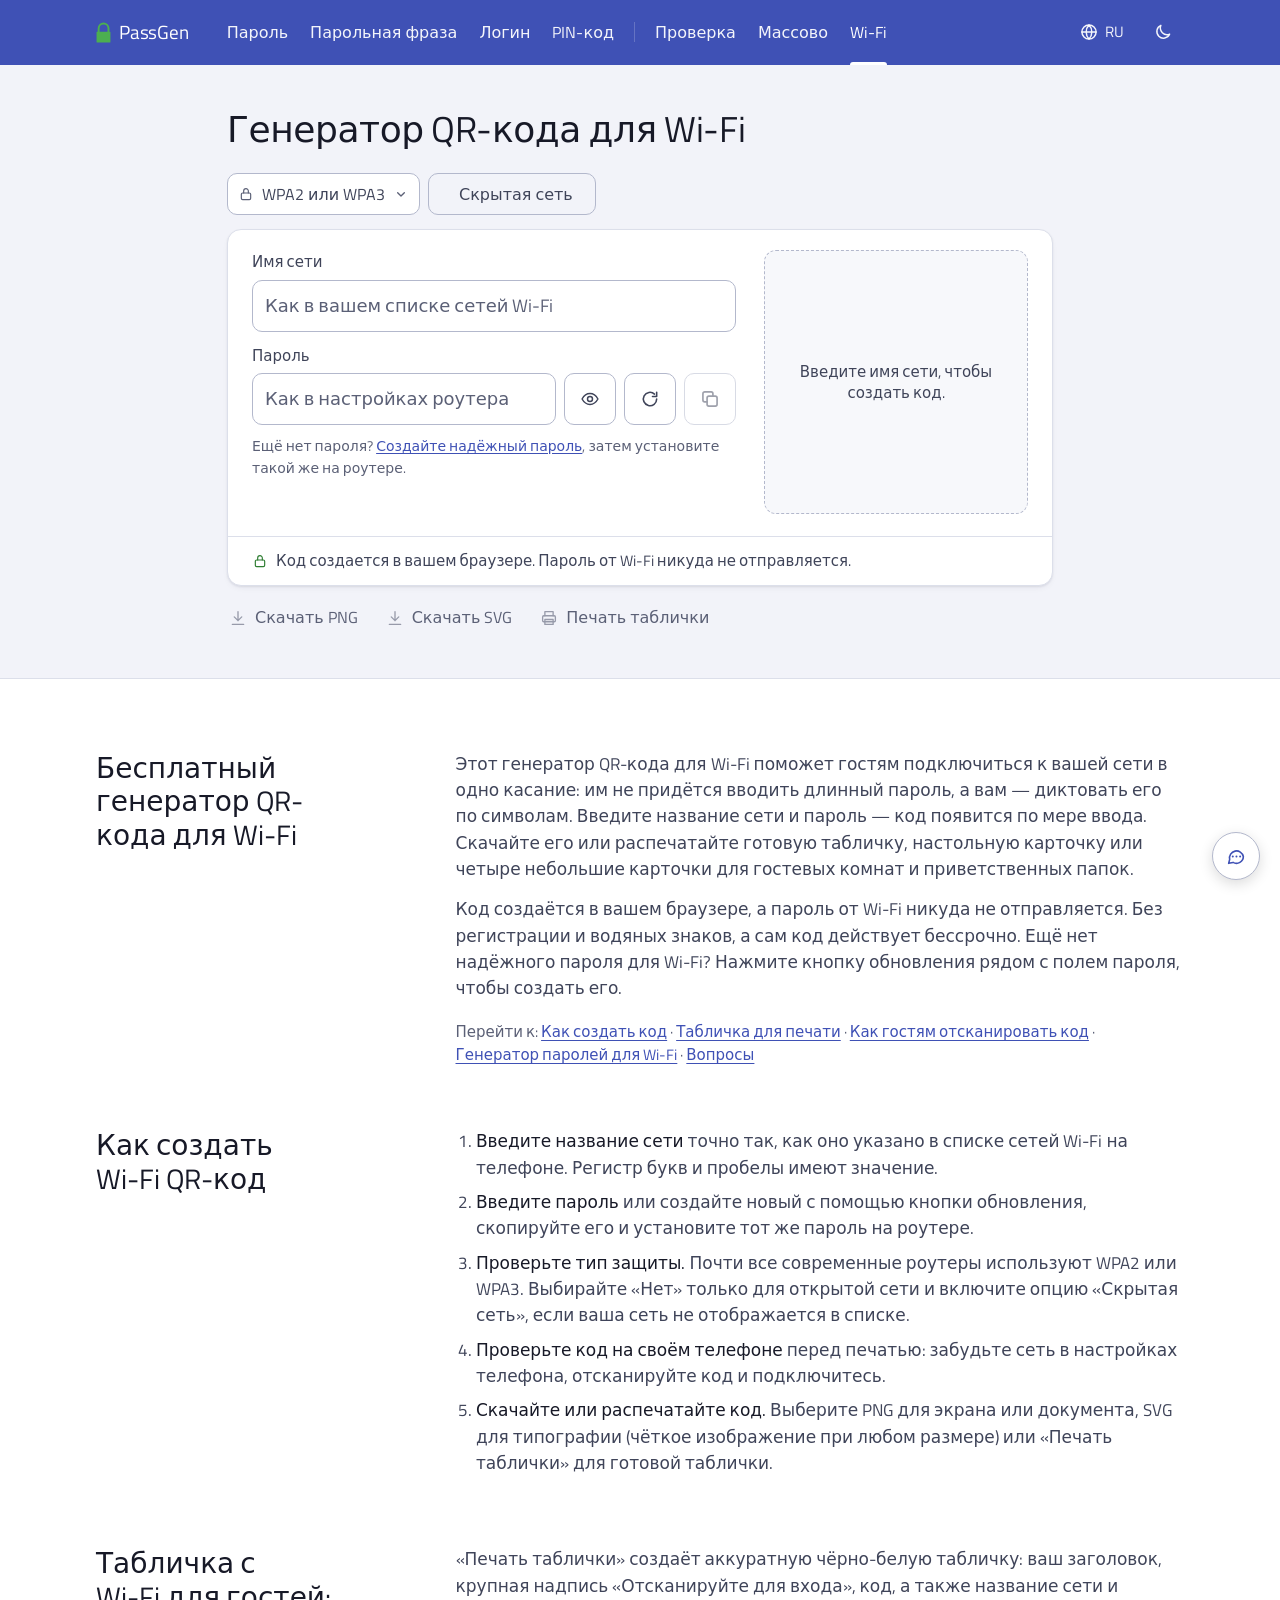
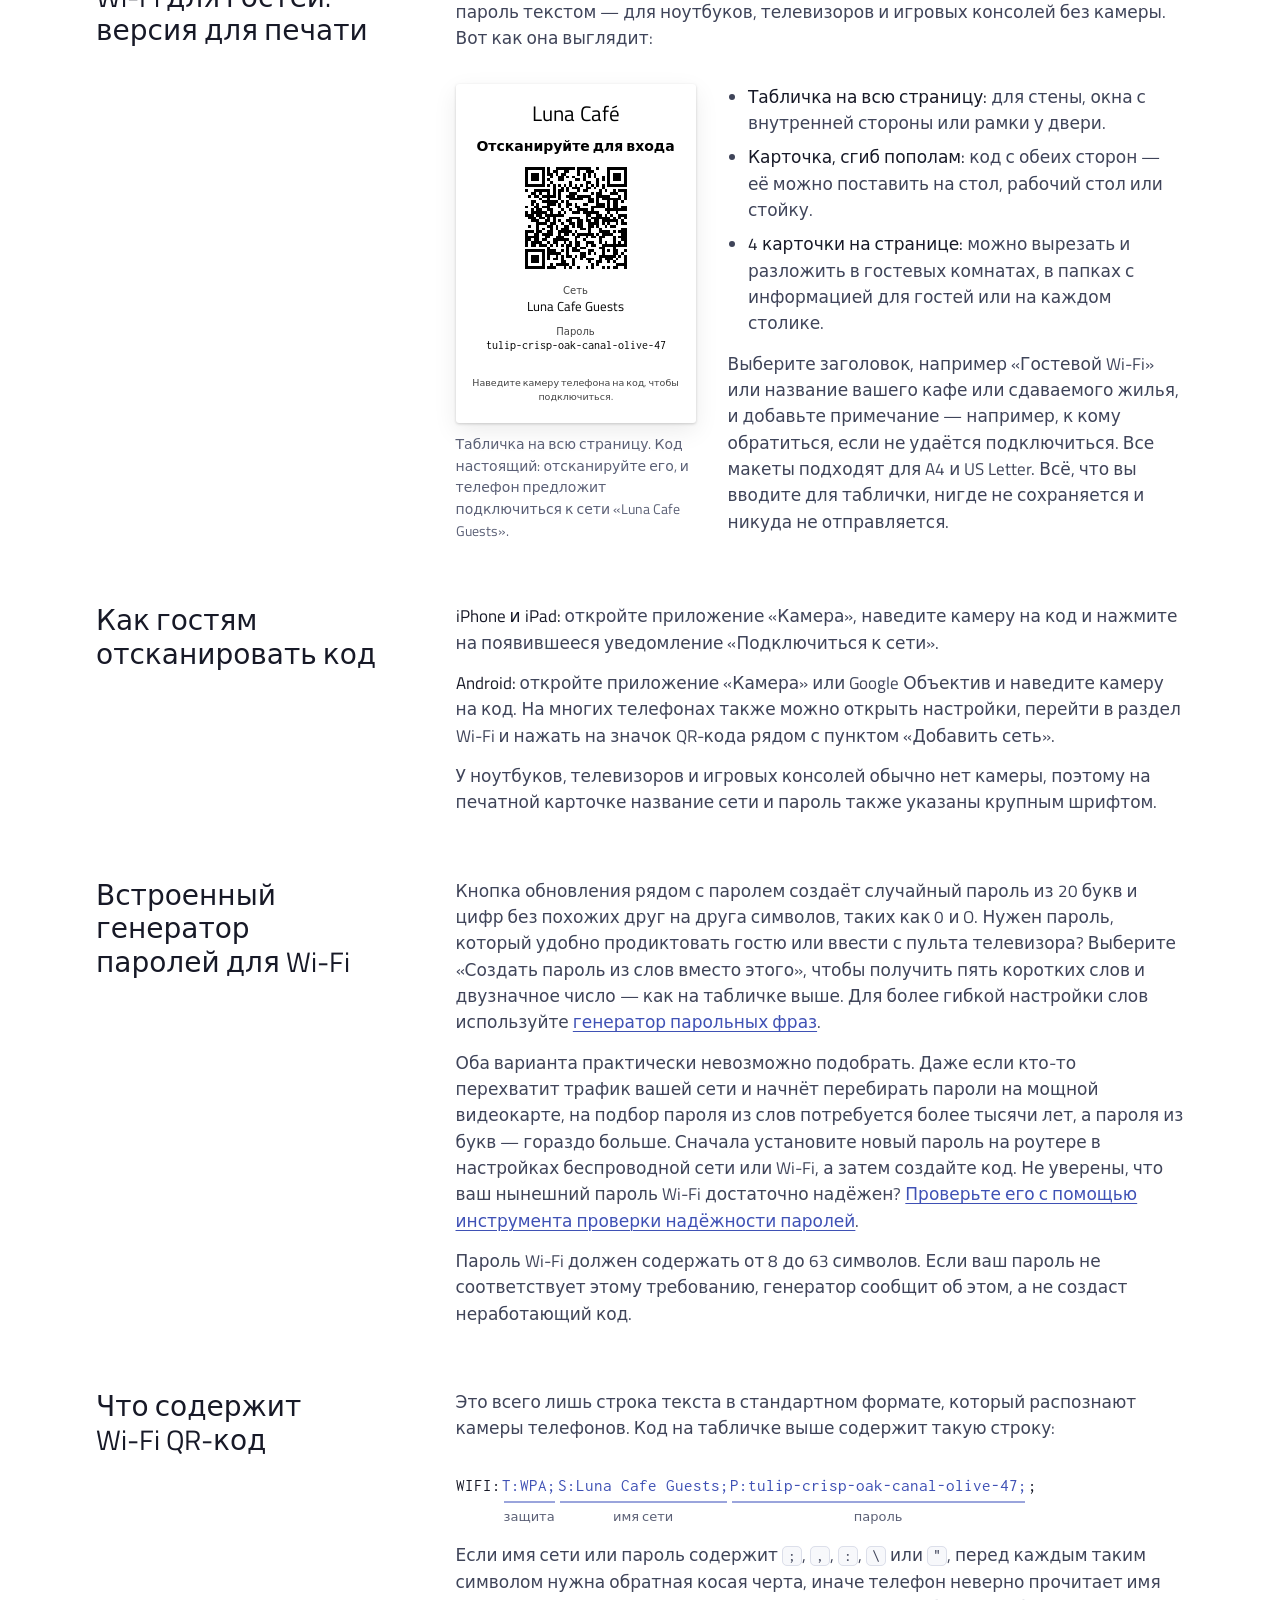
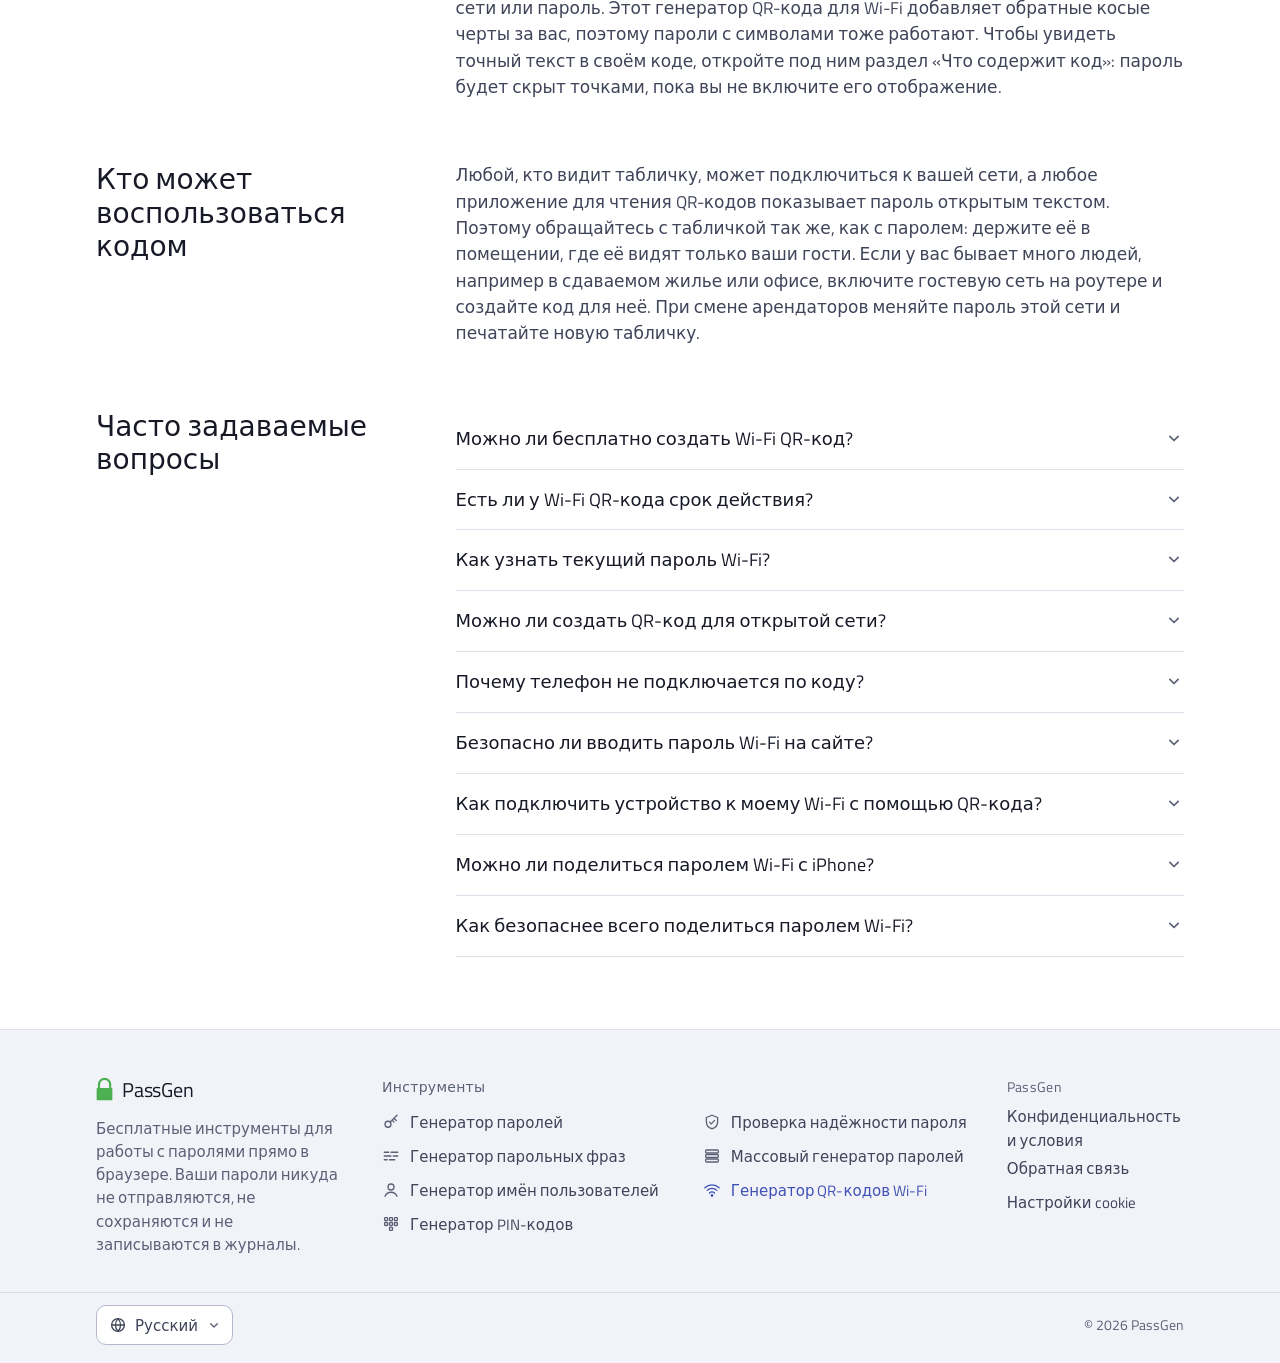
<file: ru/wifi/index.html>
<!doctype html> <html lang="ru" data-lang="ru"> <head> <meta charset="utf-8"><meta http-equiv="Content-Security-Policy" content="default-src 'self'; script-src 'self' 'unsafe-inline'; style-src 'self' 'unsafe-inline'; img-src 'self' data:; font-src 'self'; connect-src 'self' https://api.pwnedpasswords.com; frame-src 'none'; object-src 'none';"> <meta name="viewport" content="width=device-width,initial-scale=1"> <title>Генератор QR-кода для Wi-Fi — печать | PassGen</title> <meta name="description" content="Генератор QR-кода для WiFi: подключение в одно касание и печать табличек для гостей. Бесплатно, без регистрации. Пароль остаётся в браузере."> <link rel="preload" href="/assets/fonts/inconsolata-latin.woff2" as="font" type="font/woff2" crossorigin> <link rel="preload" href="/assets/fonts/titillium-latin.woff2" as="font" type="font/woff2" crossorigin> <style>@font-face { font-family: "Titillium Web"; font-style: normal; font-weight: 400; font-display: swap; src: url("/assets/fonts/titillium-latin.woff2") format("woff2"); unicode-range: U+0-FF, U+131, U+152-153, U+2BB-2BC, U+2C6, U+2DA, U+2DC, U+304, U+308, U+329, U+2000-206F, U+20AC, U+2122, U+2191, U+2193, U+2212, U+2215, U+FEFF, U+FFFD; }@font-face { font-family: "Titillium Web"; font-style: normal; font-weight: 400; font-display: swap; src: url("/assets/fonts/titillium-latin-ext.woff2") format("woff2"); unicode-range: U+100-2BA, U+2BD-2C5, U+2C7-2CC, U+2CE-2D7, U+2DD-2FF, U+304, U+308, U+329, U+1D00-1DBF, U+1E00-1E9F, U+1EF2-1EFF, U+2020, U+20A0-20AB, U+20AD-20C0, U+2113, U+2C60-2C7F, U+A720-A7FF; }@font-face { font-family: Inconsolata; font-style: normal; font-weight: 400; font-display: block; src: url("/assets/fonts/inconsolata-latin.woff2") format("woff2"); unicode-range: U+0-FF, U+131, U+152-153, U+2BB-2BC, U+2C6, U+2DA, U+2DC, U+304, U+308, U+329, U+2000-206F, U+20AC, U+2122, U+2191, U+2193, U+2212, U+2215, U+FEFF, U+FFFD; }@font-face { font-family: Inconsolata; font-style: normal; font-weight: 400; font-display: block; src: url("/assets/fonts/inconsolata-latin-ext.woff2") format("woff2"); unicode-range: U+100-2BA, U+2BD-2C5, U+2C7-2CC, U+2CE-2D7, U+2DD-2FF, U+304, U+308, U+329, U+1D00-1DBF, U+1E00-1E9F, U+1EF2-1EFF, U+2020, U+20A0-20AB, U+20AD-20C0, U+2113, U+2C60-2C7F, U+A720-A7FF; }:root { color-scheme: light; --bg: #ffffff; --band: #f2f3f9; --slab: #ffffff; --sunk: #f7f8fb; --line: #dcdfea; --line-strong: #b3b8cc; --box: #767b90; --ink: #171927; --ink-2: #3f4459; --muted: #5b6076; --brand: #3F51B5; --brand-ink: #3F51B5; --brand-fill: #3F51B5; --brand-soft: #e8eaf6; --brand-line: #9aa4dc; --on-brand: #ffffff; --go: #4CAF50; --go-hover: #5cbb60; --go-ink: #0c2310; --sel: #c5cae9; --sel-ink: #171927; --s-weak: #c62828; --s-fair: #a86400; --s-strong: #3F51B5; --s-vstrong: #2e7d32; --s-empty: #dcdfea; --shadow: 0 1px 2px rgb(23 27 60 / .07),0 3px 8px -4px rgb(23 27 60 / .12); --pop-shadow: 0 10px 20px -8px rgb(23 27 60 / .28),0 2px 6px rgb(23 27 60 / .08); --scrim: rgb(15 17 30 / .38); --ui: "Titillium Web",system-ui,-apple-system,"Segoe UI",Roboto,"Noto Sans",sans-serif; --mono: "Inconsolata",ui-monospace,"SFMono-Regular",Menlo,Consolas,monospace; --r: 10px; --wrap: 880px; --wide: 1136px; --gutter: 24px; }@media (prefers-color-scheme: dark){:root:not([data-theme="light"]) { color-scheme: dark; --bg: #141518; --band: #1b1c21; --slab: #24262d; --sunk: #1e1f25; --line: #33363f; --line-strong: #4d515e; --box: #8a8fa0; --ink: #eceef3; --ink-2: #c6c9d4; --muted: #a3a7b6; --brand-ink: #82b1ff; --brand-fill: #4a5fd0; --brand-soft: #262d4d; --brand-line: #5465c4; --on-brand: #ffffff; --go: #4CAF50; --go-hover: #5cbb60; --go-ink: #0c2310; --sel: #3949ab; --sel-ink: #ffffff; --s-weak: #ef5350; --s-fair: #ffb300; --s-strong: #82b1ff; --s-vstrong: #66bb6a; --s-empty: #393c46; --shadow: 0 1px 2px rgb(0 0 0 / .3),0 3px 8px -4px rgb(0 0 0 / .4); --pop-shadow: 0 10px 20px -8px rgb(0 0 0 / .7),0 2px 6px rgb(0 0 0 / .3); --scrim: rgb(0 0 0 / .55); }}:root[data-theme="dark"] { color-scheme: dark; --bg: #141518; --band: #1b1c21; --slab: #24262d; --sunk: #1e1f25; --line: #33363f; --line-strong: #4d515e; --box: #8a8fa0; --ink: #eceef3; --ink-2: #c6c9d4; --muted: #a3a7b6; --brand-ink: #82b1ff; --brand-fill: #4a5fd0; --brand-soft: #262d4d; --brand-line: #5465c4; --on-brand: #ffffff; --go: #4CAF50; --go-hover: #5cbb60; --go-ink: #0c2310; --sel: #3949ab; --sel-ink: #ffffff; --s-weak: #ef5350; --s-fair: #ffb300; --s-strong: #82b1ff; --s-vstrong: #66bb6a; --s-empty: #393c46; --shadow: 0 1px 2px rgb(0 0 0 / .3),0 3px 8px -4px rgb(0 0 0 / .4); --pop-shadow: 0 10px 20px -8px rgb(0 0 0 / .7),0 2px 6px rgb(0 0 0 / .3); --scrim: rgb(0 0 0 / .55); }*, ::before, ::after { box-sizing: border-box; }html { text-size-adjust: 100%; scrollbar-color: var(--line-strong) transparent; scroll-behavior: smooth; }@media (prefers-reduced-motion: reduce){html { scroll-behavior: auto; }}body { margin: 0px; background: var(--bg); color: var(--ink); font: 400 17px/1.55 var(--ui); font-synthesis: none; -webkit-font-smoothing: antialiased; }body { display: flex; flex-direction: column; min-height: 100dvh; }body > main { flex: 1 0 auto; }::selection { background: var(--sel); color: var(--sel-ink); }a { color: var(--brand-ink); text-underline-offset: 0.2em; text-decoration-thickness: 1px; }a:hover { text-decoration-thickness: 2px; }button, input, select, textarea { font: inherit; color: inherit; }button { cursor: pointer; }:focus-visible { outline: 2px solid var(--brand-ink); outline-offset: 2px; border-radius: 6px; }.ico { width: 20px; height: 20px; flex: 0 0 auto; display: block; }.sr { width: 1px; height: 1px; overflow: hidden; clip: rect(0px, 0px, 0px, 0px); white-space: nowrap; position: absolute !important; }h1, h2, h3 { font-weight: 400; margin: 0px; text-wrap: balance; }.top { background: var(--band); border-bottom: 1px solid var(--line); }.top-in { max-width: var(--wide); margin: 0px auto; padding: 0 var(--gutter); height: 64px; display: flex; align-items: center; gap: 28px; }.brand { display: flex; align-items: center; gap: 10px; color: var(--ink); text-decoration: none; font-size: 22px; letter-spacing: -0.01em; flex: 0 0 auto; }.brand:hover { text-decoration: none; }.brand svg { width: 30px; height: 30px; }.tools { display: flex; align-self: stretch; gap: 2px; flex: 1 1 0%; min-width: 0px; }.tools a { position: relative; display: flex; align-items: center; gap: 8px; padding: 0px 13px; color: var(--ink-2); text-decoration: none; font-size: 16px; white-space: nowrap; }.tools a .ico { width: 18px; height: 18px; color: var(--muted); }.tools a:hover { color: var(--ink); }.tools a[aria-current="page"] { color: var(--brand-ink); }.tools a[aria-current="page"] .ico { color: var(--brand-ink); }.tools a[aria-current="page"]::after { content: ""; position: absolute; inset-inline: 10px; bottom: -1px; height: 3px; border-radius: 3px 3px 0px 0px; background: var(--brand-ink); }.tools .sep { width: 1px; background: var(--line); margin: 22px 8px; }.top-actions { display: flex; align-items: center; gap: 6px; flex: 0 0 auto; }.top-actions .menu-btn { display: none; }.icon-btn { display: inline-flex; align-items: center; justify-content: center; gap: 6px; height: 40px; min-width: 40px; padding: 0px 10px; border-radius: var(--r); border: 1px solid transparent; background: transparent; color: var(--ink-2); }.icon-btn:hover { background: var(--slab); border-color: var(--line); }.lang-btn .code { font-size: 15px; letter-spacing: 0.04em; }.band { background: var(--band); border-bottom: 1px solid var(--line); }.band-in { max-width: var(--wrap); margin: 0px auto; padding: 44px var(--gutter) 40px; }.title { display: flex; flex-wrap: wrap; align-items: baseline; justify-content: space-between; gap: 6px 24px; }h1 { font-size: 36px; line-height: 1.12; letter-spacing: -0.012em; color: var(--ink); }.recipe { display: flex; flex-wrap: wrap; gap: 8px; margin: 24px 0px 14px; padding: 0px; list-style: none; }.chip { display: inline-flex; align-items: center; gap: 8px; height: 42px; padding: 0px 14px; border-radius: var(--r); border: 1px solid var(--line-strong); background: var(--slab); color: var(--ink-2); font-size: 16px; white-space: nowrap; transition: background-color 0.15s, border-color 0.15s, color 0.15s; }.chip:hover { border-color: var(--brand-line); color: var(--ink); }.chip .ico { width: 16px; height: 16px; color: var(--muted); transition: transform 0.2s cubic-bezier(0.2, 0.8, 0.2, 1); }.chip[aria-pressed="false"] { color: var(--muted); }@keyframes nope { 
  20%, 60% { transform: translateX(-4px); }
  40%, 80% { transform: translateX(4px); }
}.recipe li { display: flex; }.recipe li > .chip { flex: 1 1 0%; justify-content: center; }.slab { background: var(--slab); border: 1px solid var(--line); border-radius: 14px; box-shadow: var(--shadow); }.btn { display: inline-flex; align-items: center; justify-content: center; gap: 10px; height: 52px; padding: 0px 22px; border-radius: var(--r); border: 1px solid var(--line-strong); background: var(--slab); color: var(--ink); font-size: 18px; white-space: nowrap; transition: background-color 0.15s, border-color 0.15s, transform 0.1s; }.btn:active { transform: translateY(1px); }.btn .ico { width: 20px; height: 20px; }.btn-icon { width: 52px; padding: 0px; color: var(--ink-2); }.btn-icon:hover { border-color: var(--brand-line); color: var(--brand-ink); }.btn-icon .ico { transition: transform 0.45s cubic-bezier(0.2, 0.8, 0.2, 1); }.slab-foot { display: flex; align-items: center; gap: 14px; padding: 12px 24px; border-top: 1px solid var(--line); font-size: 15px; color: var(--muted); min-height: 48px; }.after { display: flex; flex-wrap: wrap; gap: 4px 8px; margin-top: 12px; margin-inline-start: -8px; }.link-btn { display: inline-flex; align-items: center; gap: 8px; height: 40px; padding: 0px 10px; border: 0px; border-radius: 8px; background: none; color: var(--brand-ink); font-size: 16px; }.link-btn .ico { width: 18px; height: 18px; }.link-btn:hover { background: var(--brand-soft); }.masked { -webkit-text-security: disc; }.btn:disabled { opacity: 0.5; cursor: not-allowed; }@starting-style {
  .pop:popover-open { opacity: 0; transform: translateY(-4px); }
}.hint { font-size: 14px; color: var(--muted); margin: 10px 0px 0px; }.opt code, .pop code, .mono { font-family: var(--mono); font-size: 15px; color: var(--muted); letter-spacing: 0.04em; word-break: break-all; }.guide { max-width: var(--wrap); margin: 0px auto; padding: 24px var(--gutter) 72px; }.guide section { max-width: 68ch; padding-top: 48px; }.guide h2 { font-size: 28px; line-height: 1.2; margin-bottom: 12px; color: var(--ink); }.guide p, .guide li { color: var(--ink-2); }.guide p { margin: 0px 0px 14px; }.fb-fab { transition: opacity 0.2s, transform 0.2s; }@keyframes rise { 
  0% { opacity: 0; transform: translateY(8px); }
}.qr-box { display: grid; place-items: center; background: rgb(255, 255, 255); border-radius: 12px; padding: 16px; border: 1px solid var(--line); }.qr-box canvas { width: 232px; height: 232px; image-rendering: pixelated; }.field { display: grid; gap: 6px; margin: 12px 0px; }.field label, .field .lab { font-size: 15px; color: var(--ink-2); }.input, .select { height: 46px; border: 1px solid var(--line-strong); border-radius: var(--r); background: var(--sunk); padding: 0px 12px; width: 100%; }.input::placeholder, textarea::placeholder { color: var(--muted); }.input:focus, .select:focus, textarea:focus { outline: none; border-color: var(--brand-ink); box-shadow: 0 0 0 1px var(--brand-ink); }.toast { position: fixed; left: 50%; bottom: 24px; transform: translate(-50%, 16px); background: var(--ink); color: var(--bg); padding: 10px 16px; border-radius: 10px; font-size: 15px; opacity: 0; pointer-events: none; transition: opacity 0.18s, transform 0.25s cubic-bezier(0.2, 0.8, 0.2, 1); z-index: 50; max-width: calc(-32px + 100vw); }.print-only { display: none; }@media print{body > :not(.print-only) { display: none !important; }.print-only { display: block !important; }}@media (max-width: 1120px){.tools a .ico { display: none; }.tools a { padding: 0px 10px; }}@media (max-width: 999px){.recipe { margin: 18px 0px 12px; gap: 6px; display: grid; grid-template-columns: repeat(12, minmax(0px, 1fr)); grid-auto-flow: dense; }.recipe > li { grid-column: span 4; }.recipe .r-sep { grid-column: span 7; }}@media (max-width: 860px){:root { --gutter: 16px; }.top-in { display: grid; grid-template-columns: minmax(0px, 1fr) auto; height: auto; padding: 0px; gap: 0px; }.brand { font-size: 20px; height: 56px; padding-inline: 16px; }.brand svg { width: 26px; height: 26px; }.top-actions { padding-inline-end: 8px; grid-area: 1 / 2; }.top-actions .menu-btn { display: inline-flex; }.tools { grid-area: 2 / 1 / auto / -1; border-top: 1px solid var(--line); overflow-x: auto; scrollbar-width: none; height: 48px; padding: 0px 8px; scroll-snap-type: x; mask-image: linear-gradient(90deg, rgb(0, 0, 0) 88%, transparent); }[dir="rtl"] .tools { mask-image: linear-gradient(270deg, rgb(0, 0, 0) 88%, transparent); }.tools::-webkit-scrollbar { display: none; }.tools a { padding: 0px 12px; scroll-snap-align: start; }.tools a .ico { display: block; }.tools .sep { margin: 14px 4px; }.band-in { padding: 24px var(--gutter) 28px; }h1 { font-size: 28px; }.title { display: block; }.chip { height: 42px; padding: 0px 10px; font-size: 15px; gap: 7px; }.slab-foot { padding: 10px 14px; flex-wrap: wrap; gap: 6px 12px; }.guide section { padding-top: 36px; }.guide h2 { font-size: 24px; }@starting-style {
  .pop:not(.pop-info):popover-open { transform: translateY(24px); }
}@starting-style {
  .pop.pop-full:popover-open, .lang-pop:popover-open { transform: none; opacity: 0; }
}}@media (prefers-reduced-motion: reduce){*, ::before, ::after { animation-duration: 0.01ms !important; animation-iteration-count: 1 !important; transition-duration: 0.01ms !important; }}:root[data-theme="dark"] .theme-btn .ic-moon, :root:not([data-theme="dark"]) .theme-btn .ic-sun { display: none; }:root.theme-switching, :root.theme-switching *, :root.theme-switching ::before, :root.theme-switching ::after { transition: none !important; }:root:not([data-theme="dark"]) .top { --band: #3F51B5; --line: rgb(255 255 255 / .2); --line-strong: rgb(255 255 255 / .5); --ink: #ffffff; --ink-2: rgb(255 255 255 / .94); --muted: rgb(255 255 255 / .84); --brand-ink: #ffffff; --brand-fill: #ffffff; --brand-soft: rgb(255 255 255 / .16); --brand-line: rgb(255 255 255 / .75); --on-brand: #3F51B5; --box: rgb(255 255 255 / .8); border-bottom-color: transparent; }:root:not([data-theme="dark"]) .top .icon-btn:hover { background: rgba(255, 255, 255, 0.12); border-color: transparent; }:root:not([data-theme="dark"]) .top .pop, :root:not([data-theme="dark"]) .top dialog { --line: #dcdfea; --line-strong: #b3b8cc; --ink: #171927; --ink-2: #3f4459; --muted: #5b6076; --brand-ink: #3F51B5; --brand-fill: #3F51B5; --brand-soft: #e8eaf6; --brand-line: #9aa4dc; --on-brand: #ffffff; --box: #767b90; }@font-face { font-family: "PG Bold"; font-style: normal; font-weight: 700; font-display: swap; src: url("/assets/fonts/titillium-700-latin.woff2") format("woff2"); unicode-range: U+0-FF, U+131, U+152-153, U+2BB-2BC, U+2C6, U+2DA, U+2DC, U+304, U+308, U+329, U+2000-206F, U+20AC, U+2122, U+2191, U+2193, U+2212, U+2215, U+FEFF, U+FFFD; }@font-face { font-family: "PG Bold"; font-style: normal; font-weight: 700; font-display: swap; src: url("/assets/fonts/titillium-700-latin-ext.woff2") format("woff2"); unicode-range: U+100-2BA, U+2BD-2C5, U+2C7-2CC, U+2CE-2D7, U+2DD-2FF, U+304, U+308, U+329, U+1D00-1DBF, U+1E00-1E9F, U+1EF2-1EFF, U+2020, U+20A0-20AB, U+20AD-20C0, U+2113, U+2C60-2C7F, U+A720-A7FF; }html[data-theme]:root { --go: #43A047; --go-hover: #3B9440; --go-ink: #ffffff; }.brand .lock { width: 17px; height: 24px; flex: 0 0 auto; }.brand { gap: 9px; }.top { position: sticky; top: calc(var(--hdr-h, 64px) * -1); z-index: 40; }@keyframes hdr-in { 
  0% { transform: translateY(-100%); }
  100% { transform: none; }
}.guide section[id] { scroll-margin-top: -24px; }@media (max-width: 860px){.guide section[id] { scroll-margin-top: -12px; }}html[data-theme]:root { --s-strong: #689F38; }html[data-theme="dark"]:root { --s-strong: #9CCC65; }.after { align-items: center; }@media (min-width: 1000px){.band-in:not(.bulk-in) { max-width: var(--wide); padding-inline: calc(var(--gutter) + var(--rail, 154px)); }.guide { max-width: var(--wide); }.guide section { max-width: none; display: grid; grid-template-columns: minmax(0px, 1fr) minmax(0px, 2.4fr); column-gap: 56px; }.guide section > * { grid-column: 2; }.guide section > h2 { grid-area: 1 / 1 / span 40; align-self: start; }.recipe { gap: 6px; }.recipe .chip { padding-inline: 12px; }}@media (min-width: 1000px){.recipe { gap: 5px; }.recipe .chip { padding-inline: 10px; }}@media (min-width: 1000px){.recipe { gap: 4px; }}@media (min-width: 1000px){.recipe:not(.compact) { justify-content: space-between; }}@media (min-width: 1000px){:root.tool-wide .band-in:not(.bulk-in) { padding-inline: var(--gutter); }}@media (min-width: 1000px){.recipe:not(.compact) { justify-content: flex-start; }.recipe:not(.compact) > li > .chip { width: 100%; }}@media (hover: hover) and (pointer: fine){:root.scrubbing, :root.scrubbing * { cursor: ew-resize !important; user-select: none; }}.btn-icon .ico { transition: none; }@keyframes pg-turn { 
  0% { transform: rotate(0deg); }
  100% { transform: rotate(360deg); }
}.recipe.pp-row .opt-tog .opt-ch { font-size: 17px; letter-spacing: 0.04em; }.recipe.pp-row .opt-tog[aria-pressed="false"] { background: var(--slab); border-color: var(--line-strong); color: var(--ink-2); }@media (min-width: 1000px){.recipe.pp-row { gap: 6px; }.recipe.pp-row:not(.compact) > li:not(.gap):not(.r-words) { flex: 1 1 auto; }}@media (max-width: 999px){.recipe.pp-row { grid-template-columns: repeat(24, minmax(0px, 1fr)); }.recipe.pp-row > li.r-sep { grid-column: span 14; }.recipe.pp-row > li.r-opt { grid-column: span 6; }}.stack { display: inline-grid; justify-items: center; }.stack > * { grid-area: 1 / 1; }.stack > .sizer { visibility: hidden; white-space: nowrap; }.stack { justify-items: start; }.recipe .chip:has(> .stack):has(> .chev) { justify-content: flex-start; }.recipe .chip:has(> .stack):has(> .chev) > .chev { margin-inline-start: auto; }@media (max-width: 999px){.recipe.pp-row > li.r-sep { grid-column: span 12; }}@media (max-width: 359px){.recipe.pp-row > li.r-words, .recipe.pp-row > li.r-sep, .recipe.pp-row > li.r-wl { grid-column: span 24; }.recipe.pp-row > li.r-opt { grid-column: span 12; }}.recipe.pw-row .r-set .chip[aria-pressed="false"], .recipe.pw-row .look-tog[aria-pressed="false"], .recipe.pp-row .opt-tog[aria-pressed="false"], .recipe .chip.chip-more:not(.on):is(#c-sym, #c-look-i) { background: transparent; border-color: var(--line-strong); box-shadow: none; }.recipe .r-set .chip > span:not(.sr):not(.box)::before, .recipe .opt-tog .opt-ch::before, .recipe .look-tog.skip-words::before { content: "✓"; display: inline-block; width: 0.9em; margin-inline-end: 5px; font-family: var(--ui); font-weight: 400; color: transparent; text-decoration: none; }.recipe .r-set .chip > span:not(.sr):not(.box), .recipe .opt-tog .opt-ch { position: relative; }.recipe .r-set .chip > span:not(.sr):not(.box)::before, .recipe .opt-tog .opt-ch::before { position: absolute; right: 100%; top: 50%; transform: translateY(-50%); width: auto; margin: 0px 6px 0px 0px; }.recipe.pp-row .opt-tog { padding-inline: 26px; }.recipe .r-set .chip > span:not(.sr):not(.box)::before, .recipe .opt-tog .opt-ch::before { right: auto; inset-inline-end: 100%; margin: 0px; margin-inline-end: 6px; }.top-in .brand { font-size: 19px; gap: 8px; }.top-in .brand .lock { width: 15px; height: 21px; }@media (max-width: 999px){.top-in .brand { font-size: 18px; }.top-in .brand .lock { width: 14px; height: 20px; }}@media (min-width: 1000px){:root { --rail: 154px; }}@media (hover: hover) and (pointer: fine){.recipe.recipe.recipe :is(.r-set .chip, .look-tog, .opt-tog, .chip-more):hover { border-color: var(--brand-line); color: var(--brand-ink); background: color-mix(in srgb,var(--brand-fill) 7%,var(--slab)); }.top-in .brand:hover { opacity: 0.85; }}@media (max-width: 999px){.recipe.pp-row:not(.pin-row) > li.r-opt { grid-column: span 12; }}.recipe.pp-row.wf-row { display: flex; flex-wrap: wrap; gap: 8px; }.recipe.pp-row.wf-row > li, .recipe.pp-row.wf-row:not(.compact) > li:not(.gap):not(.r-words) { flex: 0 0 auto; }.wf-input { color: var(--ink); }.wf-input.mono::placeholder { font-family: var(--ui); font-size: 18px; letter-spacing: 0px; }.wf-slab .slab-foot { flex-wrap: nowrap; align-items: center; }.recipe.pp-row.wf-row .opt-tog { padding-inline: 30px 22px; }.recipe.pp-row.wf-row .opt-tog .opt-ch { font-size: 16px; letter-spacing: 0px; }.wf-main { display: grid; grid-template-columns: minmax(0px, 1fr) 264px; gap: 28px; padding: 20px 24px 22px; align-items: start; }.wf-fields .field:first-child { margin-top: 0px; }.wf-fields .field:last-child { margin-bottom: 0px; }.wf-input { height: 52px; font-size: 18px; background: var(--slab); }.wf-input.mono { font-family: var(--mono); font-size: 20px; letter-spacing: 0.02em; }.wf-pw { display: grid; grid-template-columns: minmax(0px, 1fr) 52px 52px 52px; gap: 8px; }.wf-pw .btn-icon { width: 52px; height: 52px; }.wf-note { margin-top: 4px; }.link-btn.inline { display: inline; height: auto; padding: 0px; font-size: inherit; text-decoration: underline; text-underline-offset: 2px; }.link-btn.inline:hover { background: none; }.wf-qr .qr-box { padding: 12px; aspect-ratio: 1 / 1; }.wf-qr .qr-box canvas { width: 100%; height: auto; max-width: 240px; }.wf-qr .qr-box.is-empty { background: var(--sunk); border-style: dashed; border-color: var(--line-strong); }.qr-empty { margin: 0px; padding: 0px 18px; text-align: center; color: var(--ink-2); font-size: 15px; line-height: 1.45; }.wf-slab .slab-foot { gap: 8px; color: var(--ink-2); }.wf-slab .slab-foot .ico { width: 16px; height: 16px; flex: 0 0 auto; color: var(--s-vstrong); }.after .link-btn:disabled, .link-btn:disabled { color: var(--muted); cursor: default; background: none; }.link-btn:disabled .ico { opacity: 0.6; }@media (max-width: 760px){.wf-main { grid-template-columns: minmax(0px, 1fr); gap: 18px; padding: 16px; }.wf-qr { max-width: 260px; width: 100%; justify-self: center; }.wf-qr .qr-box.is-empty { aspect-ratio: auto; min-height: 96px; }.wf-input.mono { font-size: 17px; letter-spacing: 0px; padding-inline: 10px; }.wf-pw { grid-template-columns: 48px 48px 48px minmax(0px, 1fr); gap: 6px; }.wf-pw .wf-input { grid-column: 1 / -1; }.wf-pw .btn-icon { width: 48px; }}.skip { position: absolute; left: 12px; top: -60px; z-index: 100; background: var(--slab); color: var(--ink); padding: 10px 14px; border-radius: 8px; box-shadow: rgba(0, 0, 0, 0.2) 0px 2px 10px; text-decoration: none; }.skip:focus { top: 12px; }main:focus { outline: none; }.fb-fab { position: fixed; right: 20px; bottom: 20px; z-index: 40; width: 48px; height: 48px; border-radius: 50%; display: grid; place-items: center; background: var(--slab); color: var(--brand-ink); border: 1px solid var(--line-strong); box-shadow: rgba(0, 0, 0, 0.14) 0px 4px 14px; cursor: pointer; }.fb-fab:hover { border-color: var(--brand-ink); }.fb-fab .ico { width: 22px; height: 22px; }@media (max-width: 860px){.fb-fab { right: 12px; bottom: 12px; width: 44px; height: 44px; transition: transform 0.2s ease-out, opacity 0.2s; }.fb-fab.away { transform: translateY(72px); opacity: 0; pointer-events: none; }}@media (prefers-reduced-motion: reduce){.fb-fab { transition: none; }}.wf-raw { margin-top: 10px; font-size: 14px; color: var(--muted); }.wf-raw summary { cursor: pointer; width: max-content; max-width: 100%; }.wf-raw code { display: block; margin-top: 6px; padding: 8px 10px; border-radius: 8px; background: var(--sunk); color: var(--ink); font: 14px/1.45 var(--mono); overflow-wrap: anywhere; }.wf-raw .hint { margin-top: 6px; font-size: 13px; }:root[data-theme="dark"] #result { --pp-dig: #ff9e9e; --pp-dig-sel: #ff9e9e; --pp-sym: #ff9e9e; --pp-sel: #2f3b80; --pp-sym-sel: #ff9e9e; --pp-warn: #ff7b74; --pp-alt: var(--brand-ink); }@media (prefers-color-scheme: dark){:root:not([data-theme="light"]) #result { --pp-dig: #ff9e9e; --pp-dig-sel: #ff9e9e; --pp-sym: #ff9e9e; --pp-sel: #2f3b80; --pp-sym-sel: #ff9e9e; --pp-warn: #ff7b74; --pp-alt: var(--brand-ink); }}:root[data-theme="dark"] #result { --pw-dig: #82b1ff; --pw-sym: #81c784; --pw-sym-sel: #81c784; }@media (prefers-color-scheme: dark){:root:not([data-theme="light"]) #result { --pw-dig: #82b1ff; --pw-sym: #81c784; --pw-sym-sel: #81c784; }}.guide ul, .guide ol { padding-inline-start: 1.2em; margin: 0px 0px 14px; }.guide li { margin: 0px 0px 8px; }.guide li strong, .guide p strong { color: var(--ink); font-weight: 400; }.guide .nw { white-space: nowrap; }:root[data-theme="dark"] .tbl.tint td:has(.lv-1), :root[data-theme="dark"] .k-1::before { background: rgb(74, 36, 38); box-shadow: none; }:root[data-theme="dark"] .tbl.tint td:has(.lv-2), :root[data-theme="dark"] .k-2::before { background: rgb(74, 58, 28); box-shadow: none; }:root[data-theme="dark"] .tbl.tint td:has(.lv-3), :root[data-theme="dark"] .k-3::before { background: rgb(53, 65, 31); box-shadow: none; }:root[data-theme="dark"] .tbl.tint td:has(.lv-4), :root[data-theme="dark"] .k-4::before { background: rgb(31, 61, 36); box-shadow: none; }.guide p.jump { font-size: 15px; color: var(--muted); margin-top: 4px; }.guide p.jump a { white-space: nowrap; }:root[data-theme="dark"] .jobs-wrap { --j-sym: #81c784; --j-pp-d: #ff9e9e; --j-pp-s: #ff9e9e; }@media (prefers-color-scheme: dark){:root:not([data-theme="light"]) .jobs-wrap { --j-sym: #81c784; --j-pp-d: #ff9e9e; --j-pp-s: #ff9e9e; }}@media (min-width:1121px){[data-lang="ru"] .tools a .ico{display:none}[data-lang="ru"] .tools a{padding:0 10px}}@media (min-width:861px) and (max-width:980px){[data-lang="ru"] .tools{overflow-x:auto;scrollbar-width:none;-webkit-mask-image:linear-gradient(to right,#000 92%,transparent);mask-image:linear-gradient(to right,#000 92%,transparent)}[data-lang="ru"] .tools::-webkit-scrollbar{display:none}}</style><link rel="preload" href="/assets/css/all.css?v=20261008" as="style"><link rel="stylesheet" href="/assets/css/all.css?v=20261008" media="print" id="pg-css"><noscript><link rel="stylesheet" href="/assets/css/all.css?v=20261008"></noscript><script>!function(){var e=document.documentElement,t=null,a=window.matchMedia&&matchMedia("(prefers-color-scheme: dark)");try{t=localStorage.getItem("theme")}catch(e){}e.dataset.theme="dark"===t||"light"===t?t:a&&a.matches?"dark":"light"}();</script>   <meta property="og:type" content="website"><meta property="og:title" content="Генератор QR-кода для Wi-Fi — печать | PassGen"><meta property="og:description" content="Генератор QR-кода для WiFi: подключение в одно касание и печать табличек для гостей. Бесплатно, без регистрации. Пароль остаётся в браузере."><meta property="og:url" content="/ru/wifi/"><meta property="og:site_name" content="PassGen"><meta property="og:image" content="/assets/img/og-wifi.png?v=12ef1abd"><meta property="og:image:width" content="1200"><meta property="og:image:height" content="630"><meta property="og:image:alt" content="PassGen Wi-Fi QR code generator"><meta property="og:locale" content="ru_RU"><meta name="twitter:card" content="summary_large_image"><meta name="twitter:title" content="Генератор QR-кода для Wi-Fi — печать | PassGen"><meta name="twitter:description" content="Генератор QR-кода для WiFi: подключение в одно касание и печать табличек для гостей. Бесплатно, без регистрации. Пароль остаётся в браузере."><meta name="twitter:image" content="/assets/img/og-wifi.png?v=12ef1abd"><script type="application/ld+json">{"@context":"https://schema.org","@type":"WebApplication","name":"Генератор QR-кодов Wi-Fi","url":"/ru/wifi/","description":"Генератор QR-кода для WiFi: подключение в одно касание и печать табличек для гостей. Бесплатно, без регистрации. Пароль остаётся в браузере.","inLanguage":"ru","applicationCategory":"SecurityApplication","operatingSystem":"Any","browserRequirements":"Requires JavaScript","isAccessibleForFree":true,"offers":{"@type":"Offer","price":"0","priceCurrency":"USD"},"publisher":{"@type":"Organization","name":"PassGen","url":"/"}}</script><link rel="icon" href="/favicon.ico" sizes="48x48"><link rel="icon" type="image/svg+xml" href="/assets/img/icon.svg"><link rel="apple-touch-icon" href="/assets/img/apple-touch-icon.png"><meta name="theme-color" content="#3F51B5" media="(prefers-color-scheme: light)"><meta name="theme-color" content="#1b1c21" media="(prefers-color-scheme: dark)"><link rel="alternate" hreflang="ru" href="/ru/wifi/"><link rel="alternate" hreflang="en" href="/wifi/"></head> <body>  <a class="skip" href="#main">Перейти к инструменту</a><header class="top"><div class="top-in"><a class="brand" href="/ru/" aria-label="Главная страница PassGen"><svg class="lock" viewBox="-2 0 54 72" aria-hidden="true"><rect x="0" y="33" width="50" height="39" rx="3" fill="#4CAF50"/><path d="M7.5 34V21.5a17.75 17.75 0 0 1 35.5 0V34" fill="none" stroke="#4CAF50" stroke-width="7"/></svg><span>PassGen</span></a><nav class="tools" aria-label="Инструменты"><a href="/ru/" title="Генератор паролей"><svg class="ico" aria-hidden="true"><use href="/assets/icons.svg?v=20261008#i-key"/></svg><span>Пароль</span></a><a href="/ru/passphrase/" title="Генератор парольных фраз"><svg class="ico" aria-hidden="true"><use href="/assets/icons.svg?v=20261008#i-phrase"/></svg><span>Парольная фраза</span></a><a href="/ru/username/" title="Генератор имён пользователей"><svg class="ico" aria-hidden="true"><use href="/assets/icons.svg?v=20261008#i-user"/></svg><span>Логин</span></a><a href="/ru/pin/" title="Генератор PIN-кодов"><svg class="ico" aria-hidden="true"><use href="/assets/icons.svg?v=20261008#i-pin"/></svg><span>PIN-код</span></a><span class="sep" aria-hidden="true"></span><a href="/ru/check/" title="Проверка надёжности пароля"><svg class="ico" aria-hidden="true"><use href="/assets/icons.svg?v=20261008#i-check"/></svg><span>Проверка</span></a><a href="/ru/bulk/" title="Массовый генератор паролей"><svg class="ico" aria-hidden="true"><use href="/assets/icons.svg?v=20261008#i-bulk"/></svg><span>Массово</span></a><a href="/ru/wifi/" aria-current="page" title="Генератор QR-кодов Wi-Fi"><svg class="ico" aria-hidden="true"><use href="/assets/icons.svg?v=20261008#i-wifi"/></svg><span>Wi-Fi</span></a></nav><div class="top-actions"><button class="icon-btn lang-btn" popovertarget="lang-pop" aria-label="Язык: Русский"><svg class="ico" aria-hidden="true"><use href="/assets/icons.svg?v=20261008#i-globe"/></svg><span class="code">RU</span></button><button class="icon-btn theme-btn" type="button" aria-label="Переключиться на тёмную тему"><svg class="ico ic-moon" aria-hidden="true"><use href="/assets/icons.svg?v=20261008#i-moon"/></svg><svg class="ico ic-sun" aria-hidden="true"><use href="/assets/icons.svg?v=20261008#i-sun"/></svg></button><button class="icon-btn menu-btn" type="button" popovertarget="menu-pop" aria-label="Меню"><svg class="ico" aria-hidden="true"><use href="/assets/icons.svg?v=20261008#i-menu"/></svg></button></div></div></header><div class="pop lang-pop" id="lang-pop" popover><span class="grab" aria-hidden="true"></span><h3>Язык</h3><input class="filter" type="search" placeholder="Найти язык" aria-label="Найти язык"><ul class="lang-grid"><li data-en="Russian"><a href="/ru/wifi/" hreflang="ru" data-code="ru" lang="ru"><span>Русский</span><span class="c">RU</span></a></li><li data-en="English"><a href="/wifi/" hreflang="en" data-code="en" lang="en"><span>English</span><span class="c">EN</span></a></li></ul></div><div class="toast" role="status" aria-live="polite"></div><div class="sr" id="sr-status" role="status" aria-live="polite"></div> <main id="main" tabindex="-1"> <section class="band" aria-labelledby="h1"> <div class="band-in"> <div class="title"> <h1 id="h1">Генератор QR-кода для Wi-Fi</h1> </div> <ul class="recipe pp-row wf-row" aria-label="Настройки сети"> <li class="r-sep"><button class="chip" type="button" popovertarget="pop-sec" aria-label="Тип защиты"><svg class="ico" aria-hidden="true"><use href="/assets/icons.svg?v=20261008#i-lock"/></svg><span class="stack"><span id="sec-val">WPA2 или WPA3</span><span class="sizer" aria-hidden="true">WPA2 или WPA3</span></span><svg class="ico chev" aria-hidden="true"><use href="/assets/icons.svg?v=20261008#i-chev"/></svg></button></li> <li class="r-opt"><button class="chip opt-tog" type="button" aria-pressed="false" id="c-hid"><span class="opt-ch">Скрытая сеть</span></button></li> </ul> <div class="slab wf-slab"> <div class="wf-main"> <div class="wf-fields"> <div class="field"> <label for="ssid">Имя сети</label> <input class="input wf-input" id="ssid" autocomplete="off" autocapitalize="off" spellcheck="false" placeholder="Как в вашем списке сетей Wi-Fi"> </div> <div class="field" id="pw-field"> <label for="wkey">Пароль</label> <div class="wf-pw"> <input class="input wf-input mono masked" id="wkey" type="text" autocomplete="off" data-1p-ignore data-lpignore="true" data-bwignore="true" data-form-type="other" autocapitalize="off" spellcheck="false" placeholder="Как в настройках роутера"> <button class="btn btn-icon" type="button" id="eye" aria-label="Показать пароль" aria-pressed="false" title="Показать пароль"><svg class="ico" aria-hidden="true"><use href="/assets/icons.svg?v=20261008#i-eye"/></svg></button> <button class="btn btn-icon" type="button" id="make" aria-label="Создать новый пароль" title="Создать новый пароль"><svg class="ico" aria-hidden="true"><use href="/assets/icons.svg?v=20261008#i-refresh"/></svg></button> <button class="btn btn-icon" type="button" id="wcopy" aria-label="Копировать пароль" title="Копировать пароль" disabled="disabled"><svg class="ico" aria-hidden="true"><use href="/assets/icons.svg?v=20261008#i-copy"/></svg></button> </div> <p class="hint wf-note" id="pw-note">Ещё нет пароля? <button class="link-btn inline" type="button" id="make2">Создайте надёжный пароль</button>, затем установите такой же на роутере.</p> <p class="hint wf-note" id="pw-alt" hidden><button class="link-btn inline" type="button" id="pw-style">Создать пароль из слов вместо этого</button></p> </div> </div> <div class="wf-qr"> <div class="qr-box" id="qr-box"><canvas aria-label="QR-код Wi-Fi" hidden></canvas><p class="qr-empty" id="qr-empty">Введите имя сети, чтобы создать код.</p></div> <details class="wf-raw" id="wf-raw-box" hidden><summary>Что содержит код</summary><code id="wf-raw"></code><p class="hint">Камеры телефонов считывают этот текст. Обратная косая черта перед ; , : \ или &quot; сохраняет этот символ как часть имени или пароля.</p></details> </div> </div> <div class="slab-foot"><svg class="ico" aria-hidden="true"><use href="/assets/icons.svg?v=20261008#i-lock"/></svg><span>Код создается в вашем браузере. Пароль от Wi-Fi никуда не отправляется.</span></div> </div> <div class="after"> <button class="link-btn" type="button" id="dl" disabled="disabled"><svg class="ico" aria-hidden="true"><use href="/assets/icons.svg?v=20261008#i-download"/></svg>Скачать PNG</button> <button class="link-btn" type="button" id="dl-svg" disabled="disabled"><svg class="ico" aria-hidden="true"><use href="/assets/icons.svg?v=20261008#i-download"/></svg>Скачать SVG</button> <button class="link-btn" type="button" id="print" disabled="disabled" popovertarget="pop-wprint"><svg class="ico" aria-hidden="true"><use href="/assets/icons.svg?v=20261008#i-print"/></svg>Печать таблички</button> </div> </div> </section> <div class="guide"> <section id="intro"> <h2>Бесплатный генератор QR-кода для <span class="nw">Wi-Fi</span></h2> <p>Этот генератор QR-кода для Wi-Fi поможет гостям подключиться к вашей сети в одно касание: им не придётся вводить длинный пароль, а вам — диктовать его по символам. Введите название сети и пароль — код появится по мере ввода. Скачайте его или распечатайте готовую табличку, настольную карточку или четыре небольшие карточки для гостевых комнат и приветственных папок.</p> <p>Код создаётся в вашем браузере, а пароль от Wi-Fi никуда не отправляется. Без регистрации и водяных знаков, а сам код действует бессрочно. Ещё нет надёжного пароля для Wi-Fi? Нажмите кнопку обновления рядом с полем пароля, чтобы создать его.</p> <p class="jump">Перейти к: <a href="#how">Как создать код</a> · <a href="#sign">Табличка для печати</a> · <a href="#scan">Как гостям отсканировать код</a> · <a href="#password">Генератор паролей для Wi-Fi</a> · <a href="#faq">Вопросы</a></p> </section> <section id="how"> <h2>Как создать <span class="nw">Wi-Fi</span> QR-код</h2> <ol> <li><strong>Введите название сети</strong> точно так, как оно указано в списке сетей Wi-Fi на телефоне. Регистр букв и пробелы имеют значение.</li> <li><strong>Введите пароль</strong> или создайте новый с помощью кнопки обновления, скопируйте его и установите тот же пароль на роутере.</li> <li><strong>Проверьте тип защиты.</strong> Почти все современные роутеры используют WPA2 или WPA3. Выбирайте «Нет» только для открытой сети и включите опцию «Скрытая сеть», если ваша сеть не отображается в списке.</li> <li><strong>Проверьте код на своём телефоне</strong> перед печатью: забудьте сеть в настройках телефона, отсканируйте код и подключитесь.</li> <li><strong>Скачайте или распечатайте код.</strong> Выберите PNG для экрана или документа, SVG для типографии (чёткое изображение при любом размере) или «Печать таблички» для готовой таблички.</li> </ol> </section> <section id="sign"> <h2>Табличка с <span class="nw">Wi-Fi</span> для гостей: версия для печати</h2> <p>«Печать таблички» создаёт аккуратную чёрно-белую табличку: ваш заголовок, крупная надпись «Отсканируйте для входа», код, а также название сети и пароль текстом — для ноутбуков, телевизоров и игровых консолей без камеры. Вот как она выглядит:</p> <div class="sign-wrap"> <figure class="sign-demo"> <div class="sd-paper" aria-hidden="true"> <div class="sd-head">Luna Café</div> <div class="sd-scan">Отсканируйте для входа</div> <svg class="sd-qr" viewBox="0 0 41 41" shape-rendering="crispEdges" role="img" aria-label="Настоящий QR-код для подключения к сети из примера Luna Cafe Guests"><rect width="41" height="41" fill="#fff"/><path d="M2 2h7v1h-7zM10 2h1v1h-1zM13 2h7v1h-7zM21 2h5v1h-5zM28 2h1v1h-1zM32 2h7v1h-7zM2 3h1v1h-1zM8 3h1v1h-1zM10 3h1v1h-1zM12 3h2v1h-2zM16 3h2v1h-2zM21 3h1v1h-1zM24 3h3v1h-3zM32 3h1v1h-1zM38 3h1v1h-1zM2 4h1v1h-1zM4 4h3v1h-3zM8 4h1v1h-1zM10 4h2v1h-2zM13 4h1v1h-1zM15 4h2v1h-2zM21 4h1v1h-1zM23 4h1v1h-1zM25 4h1v1h-1zM27 4h1v1h-1zM32 4h1v1h-1zM34 4h3v1h-3zM38 4h1v1h-1zM2 5h1v1h-1zM4 5h3v1h-3zM8 5h1v1h-1zM11 5h1v1h-1zM14 5h2v1h-2zM17 5h1v1h-1zM19 5h1v1h-1zM23 5h1v1h-1zM25 5h1v1h-1zM27 5h1v1h-1zM30 5h1v1h-1zM32 5h1v1h-1zM34 5h3v1h-3zM38 5h1v1h-1zM2 6h1v1h-1zM4 6h3v1h-3zM8 6h1v1h-1zM10 6h1v1h-1zM14 6h2v1h-2zM20 6h2v1h-2zM23 6h1v1h-1zM28 6h1v1h-1zM30 6h1v1h-1zM32 6h1v1h-1zM34 6h3v1h-3zM38 6h1v1h-1zM2 7h1v1h-1zM8 7h1v1h-1zM11 7h1v1h-1zM18 7h1v1h-1zM24 7h2v1h-2zM28 7h1v1h-1zM32 7h1v1h-1zM38 7h1v1h-1zM2 8h7v1h-7zM10 8h1v1h-1zM12 8h1v1h-1zM14 8h1v1h-1zM16 8h1v1h-1zM18 8h1v1h-1zM20 8h1v1h-1zM22 8h1v1h-1zM24 8h1v1h-1zM26 8h1v1h-1zM28 8h1v1h-1zM30 8h1v1h-1zM32 8h7v1h-7zM12 9h1v1h-1zM15 9h1v1h-1zM17 9h1v1h-1zM19 9h3v1h-3zM24 9h2v1h-2zM27 9h1v1h-1zM30 9h1v1h-1zM2 10h1v1h-1zM5 10h6v1h-6zM12 10h1v1h-1zM14 10h2v1h-2zM17 10h1v1h-1zM21 10h1v1h-1zM23 10h2v1h-2zM29 10h1v1h-1zM31 10h1v1h-1zM34 10h1v1h-1zM36 10h3v1h-3zM4 11h2v1h-2zM7 11h1v1h-1zM10 11h1v1h-1zM12 11h1v1h-1zM14 11h1v1h-1zM18 11h3v1h-3zM26 11h1v1h-1zM28 11h2v1h-2zM33 11h3v1h-3zM38 11h1v1h-1zM3 12h1v1h-1zM5 12h2v1h-2zM8 12h5v1h-5zM14 12h1v1h-1zM17 12h3v1h-3zM21 12h5v1h-5zM28 12h5v1h-5zM36 12h1v1h-1zM38 12h1v1h-1zM7 13h1v1h-1zM10 13h1v1h-1zM14 13h1v1h-1zM18 13h5v1h-5zM25 13h2v1h-2zM28 13h1v1h-1zM30 13h7v1h-7zM38 13h1v1h-1zM4 14h2v1h-2zM8 14h6v1h-6zM15 14h1v1h-1zM17 14h1v1h-1zM25 14h2v1h-2zM28 14h1v1h-1zM32 14h1v1h-1zM34 14h2v1h-2zM37 14h1v1h-1zM4 15h1v1h-1zM6 15h1v1h-1zM10 15h3v1h-3zM14 15h1v1h-1zM17 15h2v1h-2zM20 15h1v1h-1zM23 15h2v1h-2zM28 15h3v1h-3zM32 15h1v1h-1zM34 15h2v1h-2zM2 16h1v1h-1zM5 16h2v1h-2zM8 16h3v1h-3zM14 16h1v1h-1zM17 16h1v1h-1zM20 16h2v1h-2zM26 16h5v1h-5zM32 16h1v1h-1zM34 16h2v1h-2zM37 16h2v1h-2zM4 17h1v1h-1zM6 17h2v1h-2zM10 17h2v1h-2zM15 17h1v1h-1zM18 17h1v1h-1zM21 17h4v1h-4zM26 17h1v1h-1zM31 17h8v1h-8zM2 18h1v1h-1zM4 18h6v1h-6zM11 18h1v1h-1zM14 18h1v1h-1zM16 18h1v1h-1zM19 18h3v1h-3zM23 18h6v1h-6zM32 18h1v1h-1zM35 18h1v1h-1zM2 19h3v1h-3zM6 19h2v1h-2zM9 19h7v1h-7zM24 19h2v1h-2zM28 19h2v1h-2zM31 19h1v1h-1zM33 19h1v1h-1zM36 19h3v1h-3zM3 20h3v1h-3zM7 20h2v1h-2zM10 20h1v1h-1zM12 20h1v1h-1zM18 20h4v1h-4zM24 20h1v1h-1zM26 20h7v1h-7zM34 20h1v1h-1zM36 20h1v1h-1zM38 20h1v1h-1zM4 21h3v1h-3zM9 21h2v1h-2zM12 21h1v1h-1zM14 21h1v1h-1zM17 21h2v1h-2zM21 21h2v1h-2zM24 21h2v1h-2zM27 21h2v1h-2zM30 21h6v1h-6zM37 21h1v1h-1zM6 22h4v1h-4zM11 22h2v1h-2zM15 22h1v1h-1zM18 22h2v1h-2zM21 22h2v1h-2zM25 22h4v1h-4zM30 22h1v1h-1zM32 22h1v1h-1zM35 22h1v1h-1zM37 22h2v1h-2zM3 23h1v1h-1zM6 23h1v1h-1zM10 23h2v1h-2zM13 23h1v1h-1zM16 23h2v1h-2zM19 23h1v1h-1zM21 23h2v1h-2zM25 23h2v1h-2zM28 23h1v1h-1zM31 23h1v1h-1zM33 23h2v1h-2zM6 24h1v1h-1zM8 24h1v1h-1zM11 24h1v1h-1zM13 24h1v1h-1zM15 24h3v1h-3zM22 24h2v1h-2zM25 24h1v1h-1zM29 24h1v1h-1zM37 24h2v1h-2zM2 25h3v1h-3zM6 25h2v1h-2zM10 25h2v1h-2zM14 25h5v1h-5zM20 25h1v1h-1zM25 25h1v1h-1zM29 25h4v1h-4zM34 25h1v1h-1zM36 25h3v1h-3zM2 26h1v1h-1zM5 26h2v1h-2zM8 26h4v1h-4zM14 26h1v1h-1zM16 26h2v1h-2zM19 26h1v1h-1zM21 26h6v1h-6zM28 26h1v1h-1zM30 26h4v1h-4zM37 26h2v1h-2zM2 27h5v1h-5zM9 27h2v1h-2zM13 27h3v1h-3zM20 27h2v1h-2zM24 27h1v1h-1zM26 27h2v1h-2zM29 27h2v1h-2zM34 27h1v1h-1zM36 27h3v1h-3zM2 28h2v1h-2zM5 28h2v1h-2zM8 28h2v1h-2zM12 28h6v1h-6zM20 28h1v1h-1zM23 28h1v1h-1zM29 28h1v1h-1zM34 28h1v1h-1zM37 28h2v1h-2zM2 29h1v1h-1zM4 29h4v1h-4zM10 29h1v1h-1zM12 29h2v1h-2zM16 29h1v1h-1zM18 29h1v1h-1zM20 29h2v1h-2zM24 29h3v1h-3zM29 29h1v1h-1zM31 29h1v1h-1zM34 29h1v1h-1zM36 29h1v1h-1zM38 29h1v1h-1zM2 30h1v1h-1zM4 30h2v1h-2zM7 30h3v1h-3zM11 30h1v1h-1zM13 30h1v1h-1zM15 30h1v1h-1zM17 30h2v1h-2zM20 30h2v1h-2zM24 30h1v1h-1zM26 30h2v1h-2zM30 30h9v1h-9zM10 31h1v1h-1zM17 31h1v1h-1zM19 31h2v1h-2zM22 31h2v1h-2zM29 31h2v1h-2zM34 31h1v1h-1zM2 32h7v1h-7zM10 32h3v1h-3zM15 32h1v1h-1zM17 32h1v1h-1zM19 32h3v1h-3zM25 32h2v1h-2zM30 32h1v1h-1zM32 32h1v1h-1zM34 32h2v1h-2zM38 32h1v1h-1zM2 33h1v1h-1zM8 33h1v1h-1zM10 33h5v1h-5zM17 33h1v1h-1zM22 33h2v1h-2zM25 33h1v1h-1zM27 33h1v1h-1zM30 33h1v1h-1zM34 33h2v1h-2zM37 33h1v1h-1zM2 34h1v1h-1zM4 34h3v1h-3zM8 34h1v1h-1zM10 34h1v1h-1zM13 34h1v1h-1zM15 34h1v1h-1zM17 34h2v1h-2zM20 34h1v1h-1zM22 34h2v1h-2zM29 34h6v1h-6zM36 34h1v1h-1zM38 34h1v1h-1zM2 35h1v1h-1zM4 35h3v1h-3zM8 35h1v1h-1zM10 35h1v1h-1zM12 35h2v1h-2zM15 35h1v1h-1zM19 35h1v1h-1zM22 35h1v1h-1zM24 35h3v1h-3zM29 35h1v1h-1zM31 35h3v1h-3zM35 35h1v1h-1zM38 35h1v1h-1zM2 36h1v1h-1zM4 36h3v1h-3zM8 36h1v1h-1zM15 36h2v1h-2zM19 36h1v1h-1zM25 36h1v1h-1zM28 36h2v1h-2zM32 36h1v1h-1zM34 36h1v1h-1zM38 36h1v1h-1zM2 37h1v1h-1zM8 37h1v1h-1zM11 37h1v1h-1zM13 37h5v1h-5zM19 37h1v1h-1zM26 37h1v1h-1zM28 37h1v1h-1zM35 37h4v1h-4zM2 38h7v1h-7zM10 38h3v1h-3zM16 38h1v1h-1zM18 38h1v1h-1zM21 38h1v1h-1zM24 38h1v1h-1zM26 38h1v1h-1zM30 38h1v1h-1zM32 38h1v1h-1zM34 38h2v1h-2zM38 38h1v1h-1z" fill="#000"/></svg> <div class="sd-lab">Сеть</div><div class="sd-val">Luna Cafe Guests</div> <div class="sd-lab">Пароль</div><div class="sd-val sd-mono">tulip-crisp-oak-canal-olive-47</div> <div class="sd-tip">Наведите камеру телефона на код, чтобы подключиться.</div> </div> <figcaption>Табличка на всю страницу. Код настоящий: отсканируйте его, и телефон предложит подключиться к сети «Luna Cafe Guests».</figcaption> </figure> <div> <ul> <li><strong>Табличка на всю страницу:</strong> для стены, окна с внутренней стороны или рамки у двери.</li> <li><strong>Карточка, сгиб пополам:</strong> код с обеих сторон — её можно поставить на стол, рабочий стол или стойку.</li> <li><strong>4 карточки на странице:</strong> можно вырезать и разложить в гостевых комнатах, в папках с информацией для гостей или на каждом столике.</li> </ul> <p>Выберите заголовок, например «Гостевой Wi-Fi» или название вашего кафе или сдаваемого жилья, и добавьте примечание — например, к кому обратиться, если не удаётся подключиться. Все макеты подходят для A4 и US Letter. Всё, что вы вводите для таблички, нигде не сохраняется и никуда не отправляется.</p> </div> </div> </section> <section id="scan"> <h2>Как гостям отсканировать код</h2> <p><strong>iPhone и iPad:</strong> откройте приложение «Камера», наведите камеру на код и нажмите на появившееся уведомление «Подключиться к сети».</p> <p><strong>Android:</strong> откройте приложение «Камера» или Google Объектив и наведите камеру на код. На многих телефонах также можно открыть настройки, перейти в раздел Wi-Fi и нажать на значок QR-кода рядом с пунктом «Добавить сеть».</p> <p>У ноутбуков, телевизоров и игровых консолей обычно нет камеры, поэтому на печатной карточке название сети и пароль также указаны крупным шрифтом.</p> </section> <section id="password"> <h2>Встроенный генератор паролей для <span class="nw">Wi-Fi</span></h2> <p>Кнопка обновления рядом с паролем создаёт случайный пароль из 20 букв и цифр без похожих друг на друга символов, таких как 0 и O. Нужен пароль, который удобно продиктовать гостю или ввести с пульта телевизора? Выберите «Создать пароль из слов вместо этого», чтобы получить пять коротких слов и двузначное число — как на табличке выше. Для более гибкой настройки слов используйте <a href="/ru/passphrase/">генератор парольных фраз</a>.</p> <p>Оба варианта практически невозможно подобрать. Даже если кто-то перехватит трафик вашей сети и начнёт перебирать пароли на мощной видеокарте, на подбор пароля из слов потребуется более тысячи лет, а пароля из букв — гораздо больше. Сначала установите новый пароль на роутере в настройках беспроводной сети или Wi-Fi, а затем создайте код. Не уверены, что ваш нынешний пароль Wi-Fi достаточно надёжен? <a href="/ru/check/">Проверьте его с помощью инструмента проверки надёжности паролей</a>.</p> <p>Пароль Wi-Fi должен содержать от 8 до 63 символов. Если ваш пароль не соответствует этому требованию, генератор сообщит об этом, а не создаст неработающий код.</p> </section> <section id="inside"> <h2>Что содержит <span class="nw">Wi-Fi</span> QR-код</h2> <p>Это всего лишь строка текста в стандартном формате, который распознают камеры телефонов. Код на табличке выше содержит такую строку:</p> <p class="anat" aria-label="WIFI:T:WPA;S:Luna Cafe Guests;P:tulip-crisp-oak-canal-olive-47;;"><span class="an-part"><span>WIFI:</span></span><span class="an-part on"><span>T:WPA;</span><i>защита</i></span><span class="an-part on"><span>S:Luna Cafe Guests;</span><i>имя сети</i></span><span class="an-part on"><span>P:tulip-crisp-oak-canal-olive-47;</span><i>пароль</i></span><span class="an-part"><span>;</span></span></p> <p>Если имя сети или пароль содержит <code>;</code>, <code>,</code>, <code>:</code>, <code>\</code> или <code>"</code>, перед каждым таким символом нужна обратная косая черта, иначе телефон неверно прочитает имя сети или пароль. Этот генератор QR-кода для Wi-Fi добавляет обратные косые черты за вас, поэтому пароли с символами тоже работают. Чтобы увидеть точный текст в своём коде, откройте под ним раздел «Что содержит код»: пароль будет скрыт точками, пока вы не включите его отображение.</p> </section> <section id="who"> <h2>Кто может воспользоваться кодом</h2> <p>Любой, кто видит табличку, может подключиться к вашей сети, а любое приложение для чтения QR-кодов показывает пароль открытым текстом. Поэтому обращайтесь с табличкой так же, как с паролем: держите её в помещении, где её видят только ваши гости. Если у вас бывает много людей, например в сдаваемом жилье или офисе, включите гостевую сеть на роутере и создайте код для неё. При смене арендаторов меняйте пароль этой сети и печатайте новую табличку.</p> </section> <section id="faq" class="faq"> <h2>Часто задаваемые вопросы</h2> <details><summary>Можно ли бесплатно создать Wi-Fi QR-код?<svg class="ico" aria-hidden="true"><use href="/assets/icons.svg?v=20261008#i-chev"/></svg></summary><p>Да. Без регистрации, водяных знаков и ограничений. Скачивайте изображение или печатайте табличку сколько угодно раз.</p></details> <details><summary>Есть ли у Wi-Fi QR-кода срок действия?<svg class="ico" aria-hidden="true"><use href="/assets/icons.svg?v=20261008#i-chev"/></svg></summary><p>Нет. Имя сети и пароль хранятся в самом коде, поэтому он работает, пока они не изменятся. Если вы измените пароль Wi-Fi, создайте новый код.</p></details> <details><summary>Как узнать текущий пароль Wi-Fi?<svg class="ico" aria-hidden="true"><use href="/assets/icons.svg?v=20261008#i-chev"/></svg></summary><p>Часто он указан на наклейке на роутере. На Android откройте «Настройки», затем Wi-Fi, нажмите на свою сеть и выберите «Поделиться»: телефон покажет пароль и свой QR-код. На iPhone откройте «Настройки», затем Wi-Fi, нажмите кнопку информации рядом со своей сетью и выберите «Пароль».</p></details> <details><summary>Можно ли создать QR-код для открытой сети?<svg class="ico" aria-hidden="true"><use href="/assets/icons.svg?v=20261008#i-chev"/></svg></summary><p>Да. Выберите «Нет» в поле типа защиты и оставьте поле пароля пустым. С таким кодом гостям всё равно не придётся искать и вводить имя сети.</p></details> <details><summary>Почему телефон не подключается по коду?<svg class="ico" aria-hidden="true"><use href="/assets/icons.svg?v=20261008#i-chev"/></svg></summary><p>Обычно причина в том, что имя сети или пароль отличаются заглавной буквой или пробелом. Сверьте оба значения с настройками роутера. Если сеть скрыта, включите «Скрытая сеть». Очень старые телефоны могут вообще не распознавать Wi-Fi QR-коды через камеру — для них понадобится приложение для чтения QR-кодов.</p></details> <details><summary>Безопасно ли вводить пароль Wi-Fi на сайте?<svg class="ico" aria-hidden="true"><use href="/assets/icons.svg?v=20261008#i-chev"/></svg></summary><p>Только если сайт никуда его не отправляет. Мы проверили 19 популярных генераторов QR-кодов для Wi-Fi: 9 отправляли пароль на свой сервер, а у 4 из них он оставался доступен по публичному адресу даже спустя несколько часов. Ещё 7 некорректно обрабатывали любой пароль с точкой с запятой, из-за чего подключиться по коду было невозможно. Здесь код создаётся в вашем браузере, а пароль никогда не покидает ваше устройство.</p></details> <details><summary>Как подключить устройство к моему Wi-Fi с помощью QR-кода?<svg class="ico" aria-hidden="true"><use href="/assets/icons.svg?v=20261008#i-chev"/></svg></summary><p>Наведите камеру телефона на код и нажмите на появившееся уведомление. На Android также можно открыть «Настройки», затем Wi-Fi и нажать значок QR-кода рядом с пунктом «Добавить сеть». На устройствах без камеры, например ноутбуке или телевизоре, имя сети и пароль нужно вводить вручную — поэтому на табличке указано и то и другое.</p></details> <details><summary>Можно ли поделиться паролем Wi-Fi с iPhone?<svg class="ico" aria-hidden="true"><use href="/assets/icons.svg?v=20261008#i-chev"/></svg></summary><p>Да, с другим устройством Apple поблизости: когда оно попытается подключиться к сети, ваш iPhone предложит поделиться паролем. В iOS 18 и более поздних версиях приложение «Пароли» также может показать QR-код сети, к которой вы уже подключались: откройте «Пароли», нажмите Wi-Fi, выберите сеть и нажмите «Показать QR-код сети». Чтобы распечатать табличку или создать код для сети, к которой вы не подключены, воспользуйтесь этой страницей.</p></details> <details><summary>Как безопаснее всего поделиться паролем Wi-Fi?<svg class="ico" aria-hidden="true"><use href="/assets/icons.svg?v=20261008#i-chev"/></svg></summary><p>Выделите гостям отдельную сеть: включите гостевую сеть на роутере и создайте код для неё, чтобы не раскрывать пароль основной сети. Показывайте код или разместите табличку внутри помещения, а не отправляйте пароль в сообщениях или по электронной почте. Время от времени меняйте пароль гостевой сети и каждый раз печатайте новую табличку.</p></details> </section>  </div> </main> <footer class="foot"><div class="foot-in"><div class="foot-brand"><a class="brand" href="/ru/"><svg class="lock" viewBox="-2 0 54 72" aria-hidden="true"><rect x="0" y="33" width="50" height="39" rx="3" fill="#4CAF50"/><path d="M7.5 34V21.5a17.75 17.75 0 0 1 35.5 0V34" fill="none" stroke="#4CAF50" stroke-width="7"/></svg><span>PassGen</span></a><p>Бесплатные инструменты для работы с паролями прямо в браузере. Ваши пароли никуда не отправляются, не сохраняются и не записываются в журналы.</p></div><nav class="foot-tools" aria-label="Все инструменты"><h2>Инструменты</h2><div class="foot-cols"><ul><li><a href="/ru/"><svg class="ico" aria-hidden="true"><use href="/assets/icons.svg?v=20261008#i-key"/></svg><span>Генератор паролей</span></a></li><li><a href="/ru/passphrase/"><svg class="ico" aria-hidden="true"><use href="/assets/icons.svg?v=20261008#i-phrase"/></svg><span>Генератор парольных фраз</span></a></li><li><a href="/ru/username/"><svg class="ico" aria-hidden="true"><use href="/assets/icons.svg?v=20261008#i-user"/></svg><span>Генератор имён пользователей</span></a></li><li><a href="/ru/pin/"><svg class="ico" aria-hidden="true"><use href="/assets/icons.svg?v=20261008#i-pin"/></svg><span>Генератор PIN-кодов</span></a></li></ul><ul><li><a href="/ru/check/"><svg class="ico" aria-hidden="true"><use href="/assets/icons.svg?v=20261008#i-check"/></svg><span>Проверка надёжности пароля</span></a></li><li><a href="/ru/bulk/"><svg class="ico" aria-hidden="true"><use href="/assets/icons.svg?v=20261008#i-bulk"/></svg><span>Массовый генератор паролей</span></a></li><li><a href="/ru/wifi/" aria-current="page"><svg class="ico" aria-hidden="true"><use href="/assets/icons.svg?v=20261008#i-wifi"/></svg><span>Генератор QR-кодов Wi-Fi</span></a></li></ul></div></nav><div class="foot-links"><h2>PassGen</h2><ul><li><a href="/ru/privacy/"><span>Конфиденциальность и условия</span></a></li><li><button class="foot-link fb-open" type="button"><span>Обратная связь</span></button></li><li><button class="foot-link cc-open" type="button"><span>Настройки cookie</span></button></li></ul></div></div><div class="foot-base"><div class="foot-base-in"><button class="foot-lang" type="button" popovertarget="lang-pop" aria-label="Язык: Русский"><svg class="ico" aria-hidden="true"><use href="/assets/icons.svg?v=20261008#i-globe"/></svg><span>Русский</span><svg class="ico chev" aria-hidden="true"><use href="/assets/icons.svg?v=20261008#i-chev"/></svg></button><span class="foot-copy">© 2026 PassGen</span></div></div></footer> <div class="pop" id="pop-sec" popover><span class="grab" aria-hidden="true"></span><h3>Тип защиты</h3><div class="choice" id="sec-choice"></div><p class="hint">Большинство роутеров используют WPA2 или WPA3. На странице настроек вашего роутера указано, какой стандарт используется.</p></div> <div class="pop" id="pop-wprint" popover><span class="grab" aria-hidden="true"></span><h3>Печать таблички</h3> <label class="lab" for="sg-head">Заголовок</label> <input class="input" id="sg-head" type="text" autocomplete="off" maxlength="40" placeholder="Гостевой Wi-Fi"> <label class="lab" for="sg-note">Примечание (необязательно)</label> <input class="input" id="sg-note" type="text" autocomplete="off" maxlength="80" placeholder="Если не удаётся подключиться, обратитесь на стойку"> <h3 class="h-gap">Макет</h3> <div class="choice" id="sg-layout"><button type="button" data-v="full" aria-pressed="true"><span>Табличка на всю страницу</span></button><button type="button" data-v="tent" aria-pressed="false"><span>Карточка, сгиб пополам</span></button><button type="button" data-v="cards" aria-pressed="false"><span>4 карточки на странице</span></button></div> <div id="sg-lang-wrap" hidden><label class="lab" for="sg-lang">Второй язык</label><select class="select" id="sg-lang"><option value="">Нет</option></select></div> <p class="hint">Печатается на табличке. Нигде не сохраняется.</p> <button class="btn btn-go btn-sm" type="button" id="sg-go"><svg class="ico" aria-hidden="true"><use href="/assets/icons.svg?v=20261008#i-print"/></svg>Печать</button> </div> <div id="print-card" class="print-only"></div>  <script defer src="/assets/i18n/ru.js?v=20261008"></script><script defer src="/assets/js/b-0ac8067eb5.js?v=20261008"></script><script defer src="/assets/js/b-af3440bf4c.js?v=20261008"></script>  
</body> </html>
</file>
<file: assets/css/all.css>
@font-face{font-family:"Titillium Web";font-style:normal;font-weight:400;font-display:swap;src:url(/assets/fonts/titillium-latin.woff2) format("woff2");unicode-range:U+0000-00FF,U+0131,U+0152-0153,U+02BB-02BC,U+02C6,U+02DA,U+02DC,U+0304,U+0308,U+0329,U+2000-206F,U+20AC,U+2122,U+2191,U+2193,U+2212,U+2215,U+FEFF,U+FFFD}
@font-face{font-family:"Titillium Web";font-style:normal;font-weight:400;font-display:swap;src:url(/assets/fonts/titillium-latin-ext.woff2) format("woff2");unicode-range:U+0100-02BA,U+02BD-02C5,U+02C7-02CC,U+02CE-02D7,U+02DD-02FF,U+0304,U+0308,U+0329,U+1D00-1DBF,U+1E00-1E9F,U+1EF2-1EFF,U+2020,U+20A0-20AB,U+20AD-20C0,U+2113,U+2C60-2C7F,U+A720-A7FF}
@font-face{font-family:"Inconsolata";font-style:normal;font-weight:400;font-display:block;src:url(/assets/fonts/inconsolata-latin.woff2) format("woff2");unicode-range:U+0000-00FF,U+0131,U+0152-0153,U+02BB-02BC,U+02C6,U+02DA,U+02DC,U+0304,U+0308,U+0329,U+2000-206F,U+20AC,U+2122,U+2191,U+2193,U+2212,U+2215,U+FEFF,U+FFFD}
@font-face{font-family:"Inconsolata";font-style:normal;font-weight:400;font-display:block;src:url(/assets/fonts/inconsolata-latin-ext.woff2) format("woff2");unicode-range:U+0100-02BA,U+02BD-02C5,U+02C7-02CC,U+02CE-02D7,U+02DD-02FF,U+0304,U+0308,U+0329,U+1D00-1DBF,U+1E00-1E9F,U+1EF2-1EFF,U+2020,U+20A0-20AB,U+20AD-20C0,U+2113,U+2C60-2C7F,U+A720-A7FF}

:root{
  color-scheme:light;
  --bg:#ffffff;
  --band:#f2f3f9;
  --slab:#ffffff;
  --sunk:#f7f8fb;
  --line:#dcdfea;
  --line-strong:#b3b8cc;
  --box:#767b90;
  --ink:#171927;
  --ink-2:#3f4459;
  --muted:#5b6076;
  --brand:#3F51B5;
  --brand-ink:#3F51B5;
  --brand-fill:#3F51B5;
  --brand-soft:#e8eaf6;
  --brand-line:#9aa4dc;
  --on-brand:#ffffff;
  --go:#4CAF50;
  --go-hover:#5cbb60;
  --go-ink:#0c2310;
  --sel:#c5cae9;
  --sel-ink:#171927;
  --s-weak:#c62828;
  --s-fair:#a86400;
  --s-strong:#3F51B5;
  --s-vstrong:#2e7d32;
  --s-empty:#dcdfea;
  --shadow:0 1px 2px rgb(23 27 60 / .07),0 3px 8px -4px rgb(23 27 60 / .12);
  --pop-shadow:0 10px 20px -8px rgb(23 27 60 / .28),0 2px 6px rgb(23 27 60 / .08);
  --scrim:rgb(15 17 30 / .38);
  --ui:"Titillium Web",system-ui,-apple-system,"Segoe UI",Roboto,"Noto Sans",sans-serif;
  --mono:"Inconsolata",ui-monospace,"SFMono-Regular",Menlo,Consolas,monospace;
  --r:10px;
  --wrap:880px;
  --wide:1136px;
  --gutter:24px;
}
@media (prefers-color-scheme:dark){
  :root:not([data-theme="light"]){
    color-scheme:dark;
    --bg:#141518;--band:#1b1c21;--slab:#24262d;--sunk:#1e1f25;--line:#33363f;--line-strong:#4d515e;--box:#8a8fa0;
    --ink:#eceef3;--ink-2:#c6c9d4;--muted:#a3a7b6;
    --brand-ink:#82b1ff;--brand-fill:#4a5fd0;--brand-soft:#262d4d;--brand-line:#5465c4;--on-brand:#ffffff;
    --go:#4CAF50;--go-hover:#5cbb60;--go-ink:#0c2310;--sel:#3949ab;--sel-ink:#ffffff;
    --s-weak:#ef5350;--s-fair:#ffb300;--s-strong:#82b1ff;--s-vstrong:#66bb6a;--s-empty:#393c46;
    --shadow:0 1px 2px rgb(0 0 0 / .3),0 3px 8px -4px rgb(0 0 0 / .4);
    --pop-shadow:0 10px 20px -8px rgb(0 0 0 / .7),0 2px 6px rgb(0 0 0 / .3);
    --scrim:rgb(0 0 0 / .55);
  }
}
:root[data-theme="dark"]{
  color-scheme:dark;
  --bg:#141518;--band:#1b1c21;--slab:#24262d;--sunk:#1e1f25;--line:#33363f;--line-strong:#4d515e;--box:#8a8fa0;
  --ink:#eceef3;--ink-2:#c6c9d4;--muted:#a3a7b6;
  --brand-ink:#82b1ff;--brand-fill:#4a5fd0;--brand-soft:#262d4d;--brand-line:#5465c4;--on-brand:#ffffff;
  --go:#4CAF50;--go-hover:#5cbb60;--go-ink:#0c2310;--sel:#3949ab;--sel-ink:#ffffff;
  --s-weak:#ef5350;--s-fair:#ffb300;--s-strong:#82b1ff;--s-vstrong:#66bb6a;--s-empty:#393c46;
  --shadow:0 1px 2px rgb(0 0 0 / .3),0 3px 8px -4px rgb(0 0 0 / .4);
  --pop-shadow:0 10px 20px -8px rgb(0 0 0 / .7),0 2px 6px rgb(0 0 0 / .3);
  --scrim:rgb(0 0 0 / .55);
}

*,*::before,*::after{box-sizing:border-box}
html{-webkit-text-size-adjust:100%;text-size-adjust:100%;scrollbar-color:var(--line-strong) transparent;scroll-behavior:smooth}
@media (prefers-reduced-motion:reduce){html{scroll-behavior:auto}}
body{margin:0;background:var(--bg);color:var(--ink);font:400 17px/1.55 var(--ui);font-synthesis:none;-webkit-font-smoothing:antialiased}

body{display:flex;flex-direction:column;min-height:100vh;min-height:100dvh}
body>main{flex:1 0 auto}
main:has(>.band:only-child){display:flex;flex-direction:column}
main>.band:only-child{flex:1 0 auto}   
::selection{background:var(--sel);color:var(--sel-ink)}
a{color:var(--brand-ink);text-underline-offset:.2em;text-decoration-thickness:1px}
a:hover{text-decoration-thickness:2px}
button,input,select,textarea{font:inherit;color:inherit}
button{cursor:pointer}
:focus-visible{outline:2px solid var(--brand-ink);outline-offset:2px;border-radius:6px}
.ico{width:20px;height:20px;flex:none;display:block}
.sr{position:absolute!important;width:1px;height:1px;overflow:hidden;clip:rect(0 0 0 0);white-space:nowrap}
.muted{color:var(--muted)}
h1,h2,h3{font-weight:400;margin:0;text-wrap:balance}

.top{background:var(--band);border-bottom:1px solid var(--line)}
.top-in{max-width:var(--wide);margin:0 auto;padding:0 var(--gutter);height:64px;display:flex;align-items:center;gap:28px}
.brand{display:flex;align-items:center;gap:10px;color:var(--ink);text-decoration:none;font-size:22px;letter-spacing:-.01em;flex:none}
.brand:hover{text-decoration:none}
.brand b{font-weight:400;color:var(--brand-ink)}
.brand svg{width:30px;height:30px}
.tools{display:flex;align-self:stretch;gap:2px;flex:1;min-width:0}
.tools a{position:relative;display:flex;align-items:center;gap:8px;padding:0 13px;color:var(--ink-2);text-decoration:none;font-size:16px;white-space:nowrap}
.tools a .ico{width:18px;height:18px;color:var(--muted)}
.tools a:hover{color:var(--ink)}
.tools a[aria-current="page"]{color:var(--brand-ink)}
.tools a[aria-current="page"] .ico{color:var(--brand-ink)}
.tools a[aria-current="page"]::after{content:"";position:absolute;inset-inline:10px;bottom:-1px;height:3px;border-radius:3px 3px 0 0;background:var(--brand-ink)}
.tools .sep{width:1px;background:var(--line);margin:22px 8px}
.top-actions{display:flex;align-items:center;gap:6px;flex:none}

.top-actions .menu-btn{display:none}
#menu-pop ul{list-style:none;margin:0;padding:0}
#menu-pop .menu-tools{margin:6px 0 14px}
.menu-tool{display:flex;align-items:center;gap:14px;padding:9px 10px;margin-inline:-10px;border-radius:10px;color:var(--ink);text-decoration:none}
.menu-tool:hover,.menu-tool[aria-current]{background:var(--brand-soft)}
.menu-tool .ico{display:block;width:22px;height:22px;flex:none;color:var(--brand-ink)}
.menu-tool b{display:block;font-weight:400;font-size:17px;line-height:1.3}
.menu-tool small{display:block;font-size:14px;line-height:1.35;color:var(--muted)}
.menu-row{display:grid;grid-template-columns:minmax(0,1fr) minmax(0,1fr);gap:8px;margin-top:6px}
.menu-row .btn{height:46px;font-size:15px;gap:8px;padding:0 10px;justify-content:flex-start}
.menu-row .btn span{overflow:hidden;text-overflow:ellipsis;white-space:nowrap}
.menu-links{margin-top:16px!important;border-top:1px solid var(--line);padding-top:6px!important}
.menu-links button,.menu-links a{display:block;width:100%;padding:11px 0;border:0;background:none;color:var(--ink);font-size:16px;text-align:start;text-decoration:none;cursor:pointer}
.icon-btn{display:inline-flex;align-items:center;justify-content:center;gap:6px;height:40px;min-width:40px;padding:0 10px;border-radius:var(--r);border:1px solid transparent;background:transparent;color:var(--ink-2)}
.icon-btn:hover{background:var(--slab);border-color:var(--line)}
.lang-btn .code{font-size:15px;letter-spacing:.04em}

.band{background:var(--band);border-bottom:1px solid var(--line)}
.band-in{max-width:var(--wrap);margin:0 auto;padding:44px var(--gutter) 40px}
.title{display:flex;flex-wrap:wrap;align-items:baseline;justify-content:space-between;gap:6px 24px}
h1{font-size:36px;line-height:1.12;letter-spacing:-.012em;color:var(--ink)}
.title+.slab{margin-top:24px}
.promise{display:flex;align-items:center;gap:7px;font-size:15px;color:var(--muted);margin:0}
.promise .ico{width:16px;height:16px}

.recipe{display:flex;flex-wrap:wrap;gap:8px;margin:24px 0 14px;padding:0;list-style:none}
.chip{display:inline-flex;align-items:center;gap:8px;height:42px;padding:0 14px;border-radius:var(--r);border:1px solid var(--line-strong);background:var(--slab);color:var(--ink-2);font-size:16px;white-space:nowrap;transition:background-color .15s,border-color .15s,color .15s}
.chip:hover{border-color:var(--brand-line);color:var(--ink)}
.chip .ico{width:16px;height:16px;color:var(--muted);transition:transform .2s cubic-bezier(.2,.8,.2,1)}
.chip[aria-expanded="true"] .ico.chev{transform:rotate(180deg)}
.chip .val{color:var(--ink)}
.chip .box{width:18px;height:18px;border-radius:5px;border:1.5px solid var(--box);display:grid;place-items:center;flex:none;transition:background-color .15s,border-color .15s}
.chip .box svg{width:12px;height:12px;color:var(--on-brand);opacity:0;transform:scale(.6);transition:opacity .15s,transform .2s cubic-bezier(.2,.8,.2,1)}
.chip[aria-pressed="true"]{background:var(--brand-soft);border-color:var(--brand-line);color:var(--brand-ink)}
.chip[aria-pressed="true"] .box{background:var(--brand-fill);border-color:var(--brand-fill)}
.chip[aria-pressed="true"] .box svg{opacity:1;transform:none}
.chip[aria-pressed="false"]{color:var(--muted)}
.chip .badge{min-width:20px;height:20px;padding:0 6px;border-radius:10px;background:var(--brand-fill);color:var(--on-brand);font-size:13px;line-height:20px;text-align:center}
.chip.sets{font-family:var(--ui)}
.chip.nope{animation:nope .32s cubic-bezier(.36,.07,.19,.97)}
@keyframes nope{20%,60%{transform:translateX(-4px)}40%,80%{transform:translateX(4px)}}
.recipe .gap{width:8px}
.recipe .ex-ic{display:none}
.sep-glyph{font-size:20px;line-height:1;color:var(--ink);min-width:10px;text-align:center;letter-spacing:0}
.recipe li{display:flex}
.recipe li>.chip{flex:1;justify-content:center}

.slab{background:var(--slab);border:1px solid var(--line);border-radius:14px;box-shadow:var(--shadow)}
.slab-main:has(.out.many){align-items:start}
.slab-main{display:grid;grid-template-columns:minmax(0,1fr) auto auto;align-items:center;gap:10px;padding:16px 16px 16px 24px;padding-inline:24px 16px}
.out{min-width:0;height:64px;display:flex;align-items:center;font-family:var(--mono);color:var(--ink);direction:ltr;unicode-bidi:isolate}
.out-text{display:block;white-space:nowrap;overflow:hidden;font-size:40px;line-height:1.2;letter-spacing:.01em;font-variant-ligatures:none}
.out.wrap{height:auto;min-height:64px;max-height:40vh;overflow:auto;align-items:flex-start;padding:6px 0}
.out.wrap .out-text{white-space:normal;word-break:break-all;overflow:visible}
.out.phrase.wrap .out-text{word-break:normal;overflow-wrap:anywhere;text-wrap:balance}
[dir="rtl"] .out{justify-content:flex-end}
.out.pin{height:104px}
.pin-text{letter-spacing:.14em;line-height:1.1}
.pin-text .g{display:inline-block}
.pin-text .g+.g{margin-inline-start:.4em}
.out-list{list-style:none;margin:0;padding:0;display:grid;gap:2px;min-width:0}
.out.many{height:auto;display:block}
.out-list li{display:grid;grid-template-columns:minmax(0,1fr) auto;align-items:center;gap:8px;min-height:44px;border-bottom:1px dashed var(--line)}
.out-list li:last-child{border-bottom:0}
.out-list .out-text{font-size:24px}
.row-copy{width:40px;height:40px;display:grid;place-items:center;border-radius:8px;border:1px solid transparent;background:none;color:var(--muted)}
.row-copy:hover{border-color:var(--line);color:var(--ink)}
.row-copy.ok{color:var(--s-vstrong)}

.btn{display:inline-flex;align-items:center;justify-content:center;gap:10px;height:52px;padding:0 22px;border-radius:var(--r);border:1px solid var(--line-strong);background:var(--slab);color:var(--ink);font-size:18px;white-space:nowrap;transition:background-color .15s,border-color .15s,transform .1s}
.btn:active{transform:translateY(1px)}
.btn .ico{width:20px;height:20px}
.btn-icon{width:52px;padding:0;color:var(--ink-2)}
.btn-icon:hover{border-color:var(--brand-line);color:var(--brand-ink)}
.btn-icon .ico{transition:transform .45s cubic-bezier(.2,.8,.2,1)}
.btn-icon.spin .ico{transform:rotate(360deg)}
.btn-go{background:var(--go);border-color:var(--go);color:var(--go-ink);min-width:132px}
.btn-go:hover{background:var(--go-hover);border-color:var(--go-hover)}
.btn-go .labels{display:grid}
.btn-go .labels>span{grid-area:1/1;transition:opacity .15s}
.btn-go .labels>span[hidden]{display:block;visibility:hidden;opacity:0}
.btn-go .ic-wrap{display:grid;width:20px;height:20px}
.btn-go .ic-wrap svg{width:20px;height:20px;grid-area:1/1;transition:opacity .15s,transform .25s cubic-bezier(.2,.8,.2,1)}
.btn-go .ic-done{opacity:0;transform:scale(.5)}
.btn-go.ok .ic-done{opacity:1;transform:none}
.btn-go.ok .ic-copy{opacity:0;transform:scale(.5)}
.btn-brand{background:var(--brand-fill);border-color:var(--brand-fill);color:var(--on-brand)}
.btn-brand:hover{filter:brightness(1.08)}
.btn-quiet{height:44px;font-size:16px;padding:0 14px;color:var(--ink-2)}
.btn-quiet:hover{border-color:var(--brand-line);color:var(--brand-ink)}

.slab-foot{display:flex;align-items:center;gap:14px;padding:12px 24px;border-top:1px solid var(--line);font-size:15px;color:var(--muted);min-height:48px}
.meter{display:flex;gap:4px;flex:none}
.meter i{width:26px;height:6px;border-radius:3px;background:var(--s-empty);transition:background-color .25s}
.meter[data-l="1"] i:nth-child(-n+1){background:var(--s-weak)}
.meter[data-l="2"] i:nth-child(-n+2){background:var(--s-fair)}
.meter[data-l="3"] i:nth-child(-n+3){background:var(--s-strong)}
.meter[data-l="4"] i:nth-child(-n+4){background:var(--s-vstrong)}
.verdict{color:var(--ink);font-size:16px}
.foot-sp{flex:1}
.bits{font-variant-numeric:tabular-nums;white-space:nowrap}

.after{display:flex;flex-wrap:wrap;gap:4px 8px;margin-top:12px;margin-inline-start:-8px}
.link-btn{display:inline-flex;align-items:center;gap:8px;height:40px;padding:0 10px;border:0;border-radius:8px;background:none;color:var(--brand-ink);font-size:16px}
.link-btn .ico{width:18px;height:18px}
.link-btn:hover{background:var(--brand-soft)}

.names{list-style:none;margin:0;padding:6px;display:grid;grid-template-columns:repeat(2,minmax(0,1fr));gap:2px}
.name{width:100%;display:flex;align-items:center;justify-content:space-between;gap:12px;height:60px;padding:0 16px;border:0;border-radius:10px;background:none;color:var(--ink);text-align:start;transition:background-color .15s}
.name:hover{background:var(--sunk)}
.name-t{font-family:var(--mono);font-size:24px;letter-spacing:.01em;white-space:nowrap;overflow:hidden;text-overflow:ellipsis;direction:ltr;unicode-bidi:isolate}
.name-s{display:flex;align-items:center;gap:6px;color:var(--muted);font-size:15px;flex:none}
.name-s .ico{width:18px;height:18px}
.name-l{opacity:0;transition:opacity .15s}
.name:hover .name-l,.name:focus-visible .name-l,.name.ok .name-l{opacity:1}
.name.ok .name-s{color:var(--s-vstrong)}

.check-slab:focus-within{border-color:var(--brand-ink);box-shadow:var(--shadow),0 0 0 1px var(--brand-ink),0 0 0 4px var(--brand-soft)}
.check-in{display:grid;grid-template-columns:minmax(0,1fr) auto auto;gap:8px;align-items:center;padding:14px 16px 14px 24px;padding-inline:24px 16px}
.masked{-webkit-text-security:disc}
.check-input{height:60px;border:0;background:none;font-family:var(--mono);font-size:28px;color:var(--ink);min-width:0;outline:none;direction:ltr}
.check-input::placeholder{font-family:var(--ui);font-size:20px;color:var(--muted)}
.reasons{list-style:none;margin:0;padding:0 24px 16px;min-height:72px;display:grid;gap:4px;align-content:start}
.reasons li{position:relative;padding-inline-start:16px;color:var(--ink-2);font-size:16px}
.reasons li::before{content:"";position:absolute;inset-inline-start:0;top:.72em;width:6px;height:6px;border-radius:50%;background:var(--line-strong)}
.reasons li.muted{padding:0;color:var(--muted)}
.reasons li.muted::before{display:none}
.breach{display:flex;flex-wrap:wrap;align-items:center;gap:6px 16px;margin-top:16px}
.breach .hint{margin:0;max-width:52ch}
.breach-out{flex-basis:100%;margin:0;min-height:1.55em;color:var(--ink-2)}
.breach-out.bad{color:var(--s-weak)}
.breach-out.good{color:var(--s-vstrong)}
.btn:disabled{opacity:.5;cursor:not-allowed}

.bulk-in{max-width:var(--wide)}
.bulk{display:grid;grid-template-columns:340px minmax(0,1fr);gap:20px;margin-top:24px;align-items:start}
.bulk-form{padding:18px;display:grid;gap:18px}
.lab{display:block;font-size:15px;color:var(--ink-2);margin:0 0 6px}
.seg{display:grid;grid-template-columns:1fr 1fr;border:1px solid var(--line-strong);border-radius:var(--r);padding:3px;gap:3px;background:var(--sunk)}
.seg label{position:relative}
.seg input{position:absolute;opacity:0;inset:0;margin:0;cursor:pointer}
.seg span{display:flex;align-items:center;justify-content:center;height:40px;border-radius:7px;color:var(--ink-2);font-size:16px;transition:background-color .15s,color .15s}
.seg input:checked+span{background:var(--slab);color:var(--brand-ink);box-shadow:0 1px 3px rgb(0 0 0 / .12)}
.seg input:focus-visible+span{outline:2px solid var(--brand-ink);outline-offset:1px}
textarea{width:100%;border:1px solid var(--line-strong);border-radius:var(--r);background:var(--sunk);padding:10px 12px;font:15px/1.55 var(--mono);color:var(--ink);resize:vertical;min-height:170px}
.mode-list .hint{margin-top:6px}
.styles{border:0;padding:0;margin:0;display:grid;gap:6px;min-width:0}
.styles legend{padding:0}
.style{display:grid;grid-template-columns:20px 1fr;gap:10px;align-items:center;padding:9px 12px;border:1px solid var(--line);border-radius:var(--r);cursor:pointer;transition:background-color .15s,border-color .15s}
.style input{width:18px;height:18px;margin:0;accent-color:var(--brand-fill)}
.style>span{display:flex;justify-content:space-between;gap:10px;align-items:baseline;min-width:0}
.style .ex{font-size:14px;white-space:nowrap;overflow:hidden;text-overflow:ellipsis}
.style:has(input:checked){background:var(--brand-soft);border-color:var(--brand-line)}
.style:has(input:checked) .l{color:var(--brand-ink)}
.bulk-form .check-line{height:auto}
.gen{width:100%}
.bulk-out{min-width:0;overflow:hidden}
.bulk-bar{display:flex;flex-wrap:wrap;gap:8px;align-items:center;padding:12px 14px;border-bottom:1px solid var(--line)}
.bulk-bar .count{color:var(--ink);font-size:17px;padding-inline-start:4px}
.bulk-bar .select{width:auto;height:44px}
.btn-sm{height:44px;font-size:16px;min-width:0;padding:0 14px;gap:8px}
.tbl-wrap{max-height:470px;overflow:auto}
.bulk-tbl{margin:0}
.bulk-tbl th{position:sticky;top:0;background:var(--slab);z-index:1}
.bulk-tbl th,.bulk-tbl td{padding:6px 14px}
.bulk-tbl td{color:var(--ink-2);white-space:nowrap}
.bulk-tbl .c-pw{color:var(--ink);font-size:18px;letter-spacing:.02em}
.bulk-tbl .c-copy{width:56px;text-align:end}
.bulk-note{display:flex;gap:8px;align-items:center;margin:0;padding:12px 16px;border-top:1px solid var(--line);color:var(--muted);font-size:15px}
.bulk-note .ico{width:16px;height:16px}

.pop{position:fixed;inset:auto;margin:0;padding:18px;border:1px solid var(--line-strong);border-radius:14px;background:var(--slab);color:var(--ink);box-shadow:var(--pop-shadow);width:340px;max-width:calc(100vw - 24px);opacity:0;transform:translateY(-4px);transition:opacity .16s ease-out,transform .2s cubic-bezier(.2,.8,.2,1),display .2s allow-discrete,overlay .2s allow-discrete}
.pop:popover-open{opacity:1;transform:none}
@starting-style{.pop:popover-open{opacity:0;transform:translateY(-4px)}}
.pop::backdrop{background:transparent}
.pop h3{font-size:15px;color:var(--muted);margin:0 0 10px;letter-spacing:.01em}
.pop .grab{display:none}
.pop-head{display:flex;align-items:center;gap:8px;margin:0 0 10px}
.pop-head h3{margin:0;flex:1}
.pop-x{display:none;place-items:center;flex:none;width:36px;height:36px;margin:-6px -8px -6px auto;border:0;border-radius:8px;background:none;color:var(--muted);cursor:pointer}
.pop-x:hover{color:var(--ink);background:var(--sunk)}
.pop-x .ico{width:20px;height:20px}
.pop-full .pop-x,.lang-pop .pop-x{display:grid}
.stepper{display:grid;grid-template-columns:48px minmax(0,1fr) 48px;border:1px solid var(--line-strong);border-radius:var(--r);overflow:hidden;height:52px}
.stepper button{border:0;background:var(--sunk);color:var(--ink-2);display:grid;place-items:center}
.stepper button:hover{color:var(--brand-ink)}
.stepper input{border:0;border-inline:1px solid var(--line);background:var(--slab);text-align:center;font-size:24px;font-variant-numeric:tabular-nums;min-width:0;-moz-appearance:textfield;appearance:textfield}
.stepper input::-webkit-inner-spin-button{-webkit-appearance:none}
.stepper input:focus{outline:none;box-shadow:inset 0 0 0 2px var(--brand-ink)}
.range{width:100%;margin:18px 0 6px;accent-color:var(--brand-fill);height:28px}
.picks{display:flex;flex-wrap:wrap;gap:6px;margin-top:10px}
.pick{min-width:48px;height:38px;padding:0 10px;border-radius:8px;border:1px solid var(--line);background:var(--sunk);color:var(--ink-2);font-variant-numeric:tabular-nums}
.pick:hover{border-color:var(--brand-line);color:var(--ink)}
.pick[aria-pressed="true"]{background:var(--brand-fill);border-color:var(--brand-fill);color:var(--on-brand)}
.hint{font-size:14px;color:var(--muted);margin:10px 0 0}
.opt{display:grid;grid-template-columns:22px 1fr;gap:4px 12px;align-items:start;padding:10px 0;cursor:pointer}
.opt+.opt{border-top:1px solid var(--line)}
.opt input{width:20px;height:20px;margin:2px 0 0;accent-color:var(--brand-fill)}
.opt .l{color:var(--ink)}
.opt code,.pop code,.mono{font-family:var(--mono);font-size:15px;color:var(--muted);letter-spacing:.04em;word-break:break-all}
.opt code{grid-column:2}
.choice{display:grid;gap:4px}
.choice button{display:flex;align-items:center;justify-content:space-between;gap:12px;height:44px;padding:0 12px;border:0;border-radius:8px;background:none;text-align:start;color:var(--ink)}
.choice button:hover{background:var(--sunk)}
.choice button[aria-pressed="true"]{background:var(--brand-soft);color:var(--brand-ink)}
.choice button .ex{font-family:var(--mono);color:var(--muted)}
.choice button[aria-pressed="true"] .ex{color:var(--brand-ink)}

.guide{max-width:var(--wrap);margin:0 auto;padding:24px var(--gutter) 72px}
.guide section{max-width:68ch;padding-top:48px}
.guide h2{font-size:28px;line-height:1.2;margin-bottom:12px;color:var(--ink)}
.guide h3{font-size:20px;margin:24px 0 6px}
.guide p,.guide li{color:var(--ink-2)}
.guide p{margin:0 0 14px}
.guide section.wide{max-width:none}
.tbl{width:100%;border-collapse:collapse;font-variant-numeric:tabular-nums;font-size:16px;margin-top:6px}
.tbl th,.tbl td{text-align:start;padding:10px 12px;border-bottom:1px solid var(--line)}
.tbl th{color:var(--muted);font-size:14px;letter-spacing:.02em}
.tbl td:first-child{color:var(--ink)}
.tbl .lv{display:inline-flex;align-items:center;gap:8px}
.tbl .lv i{width:8px;height:8px;border-radius:50%;background:currentColor}
.lv-1{color:var(--s-weak)}.lv-2{color:var(--s-fair)}.lv-3{color:var(--s-strong)}.lv-4{color:var(--s-vstrong)}
.tbl .lv span{color:var(--ink-2)}
.scroll-x{overflow-x:auto;margin-inline:calc(var(--gutter) * -1);padding-inline:var(--gutter)}
.scroll-x.more-e{-webkit-mask-image:linear-gradient(to right,#000 calc(100% - 48px),transparent);mask-image:linear-gradient(to right,#000 calc(100% - 48px),transparent)}
.scroll-x.more-s{-webkit-mask-image:linear-gradient(to left,#000 calc(100% - 48px),transparent);mask-image:linear-gradient(to left,#000 calc(100% - 48px),transparent)}
.scroll-x.more-s.more-e{-webkit-mask-image:linear-gradient(to right,transparent,#000 48px,#000 calc(100% - 48px),transparent);mask-image:linear-gradient(to right,transparent,#000 48px,#000 calc(100% - 48px),transparent)}
[dir=rtl] .scroll-x.more-e{-webkit-mask-image:linear-gradient(to left,#000 calc(100% - 48px),transparent);mask-image:linear-gradient(to left,#000 calc(100% - 48px),transparent)}
[dir=rtl] .scroll-x.more-s{-webkit-mask-image:linear-gradient(to right,#000 calc(100% - 48px),transparent);mask-image:linear-gradient(to right,#000 calc(100% - 48px),transparent)}
.presets{list-style:none;padding:0;margin:8px 0 0;display:grid;grid-template-columns:repeat(2,minmax(0,1fr));gap:0 32px}
.presets li{border-bottom:1px solid var(--line)}
.presets a{display:flex;justify-content:space-between;align-items:baseline;gap:16px;padding:14px 0;text-decoration:none;color:var(--ink)}
.presets a:hover .p-name{color:var(--brand-ink)}
.presets .p-spec{color:var(--muted);font-size:15px;white-space:nowrap}
.faq details{border-bottom:1px solid var(--line)}
.faq summary{list-style:none;display:flex;justify-content:space-between;gap:16px;padding:16px 0;cursor:pointer;color:var(--ink);font-size:18px}
.faq summary::-webkit-details-marker{display:none}
.faq summary .ico{color:var(--muted);transition:transform .2s cubic-bezier(.2,.8,.2,1);margin-top:3px}
.faq details[open] summary .ico{transform:rotate(180deg)}
.faq details p{margin:0 0 18px}

.foot{background:var(--band);border-top:1px solid var(--line);font-size:15px;color:var(--muted)}
.foot-in{max-width:var(--wide);margin:0 auto;padding:44px var(--gutter) 36px;display:grid;grid-template-columns:minmax(18ch,1.25fr) minmax(0,max-content) minmax(16ch,.9fr);gap:40px}
.foot .brand{font-size:20px;width:max-content;height:auto;padding:0}
.foot .brand .lock{width:17px;height:24px}
.foot-brand p{margin:12px 0 0;max-width:32ch;line-height:1.55}
.foot h2{font-size:14px;color:var(--muted);margin:2px 0 8px;letter-spacing:.02em;font-weight:400}
.foot ul{list-style:none;margin:0;padding:0;display:grid;gap:0;align-content:start}
.foot-cols{display:grid;grid-template-columns:repeat(2,minmax(0,max-content));gap:0 44px}   
.foot-in li a{max-width:100%}
.foot-in li a span{min-width:0;overflow-wrap:anywhere;hyphens:auto}
.foot-in>div{min-width:0}   
.foot-in li a,.foot-link{display:inline-flex;align-items:center;gap:10px;min-height:34px;padding:0;border:0;background:none;color:var(--ink-2);font:inherit;text-decoration:none;cursor:pointer;text-align:start}
.foot-in li a:hover span,.foot-link:hover span{color:var(--brand-ink);text-decoration:underline;text-underline-offset:3px}
.foot-in li a:focus-visible,.foot-link:focus-visible,.foot-lang:focus-visible{outline:2px solid var(--brand-ink);outline-offset:2px;border-radius:4px}
.foot-tools .ico{display:inline-block;width:18px;height:18px;flex:none;color:var(--muted)}
.foot-tools a[aria-current="page"],.foot-tools a[aria-current="page"] .ico{color:var(--brand-ink)}
.foot-base{border-top:1px solid var(--line)}
.foot-base-in{max-width:var(--wide);margin:0 auto;padding:12px var(--gutter) 18px;display:flex;justify-content:space-between;align-items:center;gap:12px 20px;flex-wrap:wrap}
.foot-lang{display:inline-flex;align-items:center;gap:8px;height:40px;padding:0 10px 0 12px;border:1px solid var(--line-strong);border-radius:var(--r);background:var(--slab);color:var(--ink-2);font:inherit;cursor:pointer}
.foot-lang:hover{border-color:var(--brand-line);color:var(--brand-ink)}
.foot-lang .ico{display:inline-block;width:18px;height:18px;flex:none}
.foot-lang .chev{width:16px;height:16px;color:var(--muted)}
.foot-copy{font-size:14px}
.fb-fab{transition:opacity .2s,transform .2s}
body.foot-in-view .fb-fab{opacity:0;transform:translateY(12px);pointer-events:none}   
@media (max-width:1000px){   
  .foot-in{grid-template-columns:1fr 1fr;gap:28px 24px;padding:36px var(--gutter) 28px}
  .foot-brand,.foot-tools{grid-column:1/-1}
}
@media (max-width:560px){
  .foot-cols{grid-template-columns:1fr}
  .foot-links{grid-column:1/-1}
  .foot-links ul{display:flex;flex-wrap:wrap;gap:0 24px}
}

.lang-pop{width:600px}
.lang-pop .filter{width:100%;height:44px;border:1px solid var(--line-strong);border-radius:var(--r);background:var(--sunk);padding:0 14px;margin-bottom:12px}
.lang-pop .filter::placeholder{color:var(--muted)}
.lang-grid{display:grid;grid-template-columns:repeat(3,minmax(0,1fr));gap:2px;max-height:min(420px,60vh);overflow:auto;margin:0;padding:0;list-style:none}
.lang-grid a{width:100%;display:flex;text-decoration:none;box-sizing:border-box;justify-content:space-between;align-items:center;gap:8px;height:40px;padding:0 10px;border:0;border-radius:8px;background:none;color:var(--ink);text-align:start}
.lang-grid a:hover{background:var(--sunk)}
.lang-grid a[aria-current="page"]{background:var(--brand-soft);color:var(--brand-ink)}
.lang-grid .c{font-size:13px;color:var(--muted);letter-spacing:.05em}

dialog.sheet{border:1px solid var(--line-strong);border-radius:16px;background:var(--slab);color:var(--ink);padding:0;width:440px;max-width:calc(100vw - 24px);box-shadow:var(--pop-shadow)}
dialog.sheet::backdrop{background:var(--scrim)}
dialog.sheet[open]{animation:rise .22s cubic-bezier(.2,.8,.2,1)}
@keyframes rise{from{opacity:0;transform:translateY(8px)}}
.sheet-head{display:flex;align-items:center;justify-content:space-between;padding:16px 16px 0 22px;padding-inline:22px 12px}
.sheet-head h2{font-size:22px}
.sheet-body{padding:12px 22px 8px}
.qr-box{display:grid;place-items:center;background:#fff;border-radius:12px;padding:16px;border:1px solid var(--line)}
.qr-box canvas{width:232px;height:232px;image-rendering:pixelated}
.qr-cap{font-size:14px;color:var(--muted);text-align:center;margin:10px 0 16px}
.field{display:grid;gap:6px;margin:12px 0}
.field label,.field .lab{font-size:15px;color:var(--ink-2)}
.input,.select{height:46px;border:1px solid var(--line-strong);border-radius:var(--r);background:var(--sunk);padding:0 12px;width:100%}
.input::placeholder,textarea::placeholder{color:var(--muted)}
.input:focus,.select:focus,textarea:focus{outline:none;border-color:var(--brand-ink);box-shadow:0 0 0 1px var(--brand-ink)}
.row2{display:grid;grid-template-columns:1fr auto;gap:12px;align-items:end}
.check-line{display:flex;align-items:center;gap:10px;height:46px;color:var(--ink-2)}
.check-line input{width:20px;height:20px;accent-color:var(--brand-fill);margin:0}
.fieldset[disabled]{opacity:.55}
.sheet-foot{display:flex;gap:8px;padding:12px 22px 22px}
.sheet-foot .btn{flex:1;height:48px;font-size:16px}

.toast{position:fixed;left:50%;bottom:24px;transform:translate(-50%,16px);background:var(--ink);color:var(--bg);padding:10px 16px;border-radius:10px;font-size:15px;opacity:0;pointer-events:none;transition:opacity .18s,transform .25s cubic-bezier(.2,.8,.2,1);z-index:50;max-width:calc(100vw - 32px)}
.toast.on{opacity:1;transform:translate(-50%,0)}

.print-only{display:none}
@media print{
  body>*:not(.print-only){display:none!important}
  .print-only{display:block!important}
}

@media (max-width:1120px){
  .tools a .ico{display:none}
  .tools a{padding:0 10px}
}

@media (max-width:999px){
  .recipe{margin:18px 0 12px;gap:6px;display:grid;grid-template-columns:repeat(12,minmax(0,1fr));grid-auto-flow:row dense}
  .recipe>li{grid-column:span 4}
  .recipe .r-len,.recipe .r-am{grid-column:span 5}
  .recipe .r-ex{grid-column:span 2}
  .recipe .r-set{grid-column:span 3}
  .recipe .r-words{grid-column:span 5}
  .recipe .r-sep{grid-column:span 7}
  .recipe .r-half{grid-column:span 6}
  .recipe .r-wl{grid-column:span 12}
  .recipe .r-full{grid-column:span 12}
  .recipe .r-third{grid-column:span 5}
  .recipe .r-third2{grid-column:span 7}
  .recipe .ex-ic{display:block;width:18px;height:18px}
  .recipe .ex-l{position:absolute;width:1px;height:1px;overflow:hidden;clip:rect(0 0 0 0)}
  .recipe .r-ex .chip{padding:0;gap:0;position:relative}
  .recipe .r-ex .chev{display:none}
  .recipe .r-ex .badge{position:absolute;top:-7px;inset-inline-end:-7px}
  .recipe .gap{display:none}
}
@media (max-width:860px){
  :root{--gutter:16px}
  .top-in{display:grid;grid-template-columns:minmax(0,1fr) auto;height:auto;padding:0;gap:0}
  .brand{font-size:20px;height:56px;padding-inline:16px}
  .brand svg{width:26px;height:26px}
  .top-actions{padding-inline-end:8px;grid-row:1;grid-column:2}
  .top-actions .menu-btn{display:inline-flex}
  .tools{grid-row:2;grid-column:1/-1;border-top:1px solid var(--line);overflow-x:auto;scrollbar-width:none;height:48px;padding:0 8px;-webkit-overflow-scrolling:touch;scroll-snap-type:x proximity;mask-image:linear-gradient(90deg,#000 88%,transparent)}
  [dir="rtl"] .tools{mask-image:linear-gradient(270deg,#000 88%,transparent)}
  .tools::-webkit-scrollbar{display:none}
  .tools a{padding:0 12px;scroll-snap-align:start}
  .tools a .ico{display:block}
  .tools .sep{margin:14px 4px}
  .band-in{padding:24px var(--gutter) 28px}
  h1{font-size:28px}
  .title{display:block}
  .promise{margin-top:6px}
  .names{grid-template-columns:1fr;padding:4px}
  .bulk{grid-template-columns:1fr}
  .bulk-tbl thead{display:none}
  .bulk-tbl tr{display:grid;grid-template-columns:minmax(0,1fr) 48px;grid-template-areas:"n c" "u c" "p c";padding:10px 14px;border-bottom:1px solid var(--line)}
  .bulk-tbl td{border:0;padding:0;white-space:normal;overflow-wrap:anywhere}
  .bulk-tbl .c-name{grid-area:n;color:var(--ink)}
  .bulk-tbl .c-user{grid-area:u;font-size:15px}
  .bulk-tbl .c-pw{grid-area:p;margin-top:2px}
  .bulk-tbl .c-copy{grid-area:c;align-self:center;width:auto}
  .bulk-bar .select{flex:1}
  .check-in{padding:10px 10px 10px 16px;padding-inline:16px 10px;grid-template-columns:minmax(0,1fr) 48px 48px}
  .check-in .btn-icon{width:48px;height:48px}
  .check-input{font-size:22px;height:52px}
  .check-input::placeholder{font-size:17px}
  .reasons{padding:0 16px 14px}
  .name{height:54px;padding:0 12px}
  .name-t{font-size:21px}
  .name-l{opacity:1}
  .chip{height:42px;padding:0 10px;font-size:15px;gap:7px}
  .slab-main{grid-template-columns:52px minmax(0,1fr);padding:14px}
  .slab-main .out{grid-column:1/-1;height:56px}
  .slab-main .out.wrap,.slab-main .out.many{height:auto}
  .slab-main .out.pin:not(.many){height:84px}
  .btn-go{width:100%}
  .slab-foot{padding:10px 14px;flex-wrap:wrap;gap:6px 12px}
  .slab-foot .bits{display:none}
  .guide section{padding-top:36px}
  .guide h2{font-size:24px}
  .presets{grid-template-columns:1fr}
  .presets a{flex-direction:column;gap:0;padding:12px 0}
  .presets .p-spec{white-space:normal}
  .scroll-x .tbl{min-width:560px;font-size:15px}
  
  .pop:not(.pop-info),.lang-pop{left:0!important;right:0!important;top:auto!important;bottom:0!important;width:100%;max-width:none;border-radius:18px 18px 0 0;border-bottom:0;padding:0 18px calc(22px + env(safe-area-inset-bottom));transform:translateY(24px);max-height:82vh;overflow:auto}
  .pop:popover-open{transform:none}
  @starting-style{.pop:not(.pop-info):popover-open{transform:translateY(24px)}}
  .pop:not(.pop-info)::backdrop{background:var(--scrim)}
  .pop.pop-full,.lang-pop{top:0!important;height:100dvh;max-height:none;border-radius:0;border:0;transform:none}
  @starting-style{.pop.pop-full:popover-open,.lang-pop:popover-open{transform:none;opacity:0}}
  .pop.pop-info{width:min(360px,calc(100vw - 24px));max-width:none;padding:14px 16px}
  .lang-grid{grid-template-columns:repeat(2,minmax(0,1fr));max-height:none}
  dialog.sheet{margin:0;width:100%;max-width:none;height:100dvh;max-height:none;border-radius:0;border:0}
  dialog.sheet .sheet-head{position:sticky;top:0;z-index:1;background:var(--slab);padding-block:max(14px,env(safe-area-inset-top)) 12px;border-bottom:1px solid var(--line)}
  .pop-x{display:grid}
  .pop:not(.pop-info) .pop-head{position:sticky;top:0;z-index:1;background:var(--slab);padding:14px 0 10px;margin:0 0 6px}
  .pop.pop-full .pop-head,.lang-pop .pop-head{padding-top:max(14px,env(safe-area-inset-top));border-bottom:1px solid var(--line);margin:0 -18px 16px;padding-inline:18px}
}
@media (prefers-reduced-motion:reduce){
  *,*::before,*::after{animation-duration:.01ms!important;animation-iteration-count:1!important;transition-duration:.01ms!important}
}

:root[data-theme="dark"] .theme-btn .ic-moon,:root:not([data-theme="dark"]) .theme-btn .ic-sun{display:none}
:root.theme-switching,:root.theme-switching *,:root.theme-switching *::before,:root.theme-switching *::after{transition:none!important}:root:not([data-theme="dark"]) .top{
  --band:#3F51B5;
  --line:rgb(255 255 255 / .2);
  --line-strong:rgb(255 255 255 / .5);
  --ink:#ffffff;
  --ink-2:rgb(255 255 255 / .94);
  --muted:rgb(255 255 255 / .84);
  --brand-ink:#ffffff;
  --brand-fill:#ffffff;
  --brand-soft:rgb(255 255 255 / .16);
  --brand-line:rgb(255 255 255 / .75);
  --on-brand:#3F51B5;
  --box:rgb(255 255 255 / .8);
  border-bottom-color:transparent;
}
:root:not([data-theme="dark"]) .top .icon-btn:hover{background:rgb(255 255 255 / .12);border-color:transparent}

:root:not([data-theme="dark"]) .top .pop,
:root:not([data-theme="dark"]) .top dialog{
  --line:#dcdfea;
  --line-strong:#b3b8cc;
  --ink:#171927;
  --ink-2:#3f4459;
  --muted:#5b6076;
  --brand-ink:#3F51B5;
  --brand-fill:#3F51B5;
  --brand-soft:#e8eaf6;
  --brand-line:#9aa4dc;
  --on-brand:#ffffff;
  --box:#767b90;
}

@font-face{font-family:"PG Bold";font-style:normal;font-weight:700;font-display:swap;src:url(/assets/fonts/titillium-700-latin.woff2) format("woff2");unicode-range:U+0000-00FF,U+0131,U+0152-0153,U+02BB-02BC,U+02C6,U+02DA,U+02DC,U+0304,U+0308,U+0329,U+2000-206F,U+20AC,U+2122,U+2191,U+2193,U+2212,U+2215,U+FEFF,U+FFFD}
@font-face{font-family:"PG Bold";font-style:normal;font-weight:700;font-display:swap;src:url(/assets/fonts/titillium-700-latin-ext.woff2) format("woff2");unicode-range:U+0100-02BA,U+02BD-02C5,U+02C7-02CC,U+02CE-02D7,U+02DD-02FF,U+0304,U+0308,U+0329,U+1D00-1DBF,U+1E00-1E9F,U+1EF2-1EFF,U+2020,U+20A0-20AB,U+20AD-20C0,U+2113,U+2C60-2C7F,U+A720-A7FF}
html[data-theme]:root{--go:#43A047;--go-hover:#3B9440;--go-ink:#ffffff}

.btn-go{font-size:19px;font-family:"PG Bold","Titillium Web",system-ui,sans-serif;font-weight:700}

.brand .lock{width:17px;height:24px;flex:none}
.brand{gap:9px}

.top{position:sticky;top:calc(var(--hdr-h, 64px) * -1);z-index:40}
.top.is-pinned{top:0;box-shadow:0 2px 14px rgb(0 0 0 / .22);animation:hdr-in .2s ease-out}
@keyframes hdr-in{from{transform:translateY(-100%)}to{transform:none}}
@media (prefers-reduced-motion:reduce){.top.is-pinned{animation:none}}

.guide section[id]{scroll-margin-top:-24px}   
@media (max-width:860px){ .guide section[id]{scroll-margin-top:-12px} }   

html[data-theme]:root{--s-strong:#689F38}
html[data-theme="dark"]:root{--s-strong:#9CCC65}

.after{align-items:center}
a.link-btn:not(.inline){text-decoration:none}

@media (min-width:1000px){
  .band-in:not(.bulk-in){max-width:var(--wide);padding-inline:calc(var(--gutter) + var(--rail, 154px))}
  .guide{max-width:var(--wide)}
  .guide section{max-width:none;display:grid;grid-template-columns:minmax(0,1fr) minmax(0,2.4fr);column-gap:56px}
  .guide section>*{grid-column:2}
  .guide section>h2{grid-column:1;grid-row:1 / span 40;align-self:start}
  
  .band-in.flow-in,.guide.guide-flow{max-width:calc(72ch + 2 * var(--gutter));margin-inline:auto;padding-inline:var(--gutter)}
  .guide.guide-flow section{display:block;max-width:none}
  
  .recipe{gap:6px}
  .recipe .chip{padding-inline:12px}
  .recipe .gap{width:4px}
}

@media (min-width:1000px){
  .recipe.compact{display:grid;grid-template-columns:repeat(12,minmax(0,1fr));grid-auto-flow:row dense;gap:6px}
  .recipe.compact>li{grid-column:span 4}
  .recipe.compact .gap{display:none}
  .recipe.compact .r-len,.recipe.compact .r-am,.recipe.compact .r-ex{grid-column:span 4}
  .recipe.compact .r-set{grid-column:span 3}
  .recipe.compact .r-words,.recipe.compact .r-third{grid-column:span 5}
  .recipe.compact .r-sep,.recipe.compact .r-third2{grid-column:span 7}
  .recipe.compact .r-half{grid-column:span 6}
  .recipe.compact .r-wl,.recipe.compact .r-full{grid-column:span 12}
}
@media (min-width:1000px){
  
  .recipe.compact .r-len{order:1}.recipe.compact .r-am{order:2}.recipe.compact .r-ex{order:3}.recipe.compact .r-set{order:4}
}

@media (max-width:999px){
  .recipe .r-ex .chip{position:relative}
  .recipe .r-ex .chip .badge{position:absolute;top:-7px;right:-7px;min-width:18px;height:18px;line-height:18px;font-size:12px;padding:0 5px}
}

.tools.tight a .ico{display:none}
.tools.tight a{padding:0 10px}

.recipe .r-ex .chip{position:relative}
.recipe .r-ex .chip .badge{position:absolute;top:-7px;right:-7px;min-width:18px;height:18px;line-height:18px;font-size:12px;padding:0 5px;box-shadow:0 0 0 2px var(--band)}

@media (min-width:1000px){
  .recipe{gap:5px}
  .recipe .chip{padding-inline:10px}
  .recipe .gap{width:3px}
}
@media (min-width:1000px){
  
  .recipe .r-set .chip:not(.chip-more){padding-inline:24px}
  .recipe .gap{width:0}
  .recipe{gap:4px}
}
@media (min-width:1000px){
  
  .recipe:not(.compact){justify-content:space-between}
}

@media (min-width:1000px){
  :root.tool-wide .band-in:not(.bulk-in){padding-inline:var(--gutter)}
}

.tools.strip{overflow-x:auto;scrollbar-width:none;-webkit-mask-image:linear-gradient(to right,#000 92%,transparent);mask-image:linear-gradient(to right,#000 92%,transparent)}
.tools.strip::-webkit-scrollbar{display:none}
[dir="rtl"] .tools.strip{-webkit-mask-image:linear-gradient(to left,#000 92%,transparent);mask-image:linear-gradient(to left,#000 92%,transparent)}
@media (min-width:1000px){
  
  .recipe:not(.compact){justify-content:flex-start}
  .recipe:not(.compact)>li>.chip{width:100%}
}

.sym-head{display:flex;justify-content:space-between;align-items:baseline;margin:14px 0 8px;padding-top:12px;border-top:1px solid var(--line);font-size:15px;color:var(--ink)}
.sym-reset{border:0;background:none;padding:0;font:inherit;font-size:14px;color:var(--brand-ink);cursor:pointer;text-decoration:underline;text-underline-offset:3px}
.sym-pick{display:grid;grid-template-columns:repeat(8,minmax(0,1fr));gap:5px}
.sym-pick button{height:36px;padding:0;border-radius:7px;border:1px solid var(--brand-line);background:var(--brand-soft);color:var(--brand-ink);font-family:var(--mono);font-size:18px;line-height:1;cursor:pointer;transition:background-color .12s,color .12s,border-color .12s}
.sym-pick button[aria-pressed="false"]{background:transparent;border:1px dashed var(--line-strong);color:var(--muted)}
.sym-pick button:focus-visible{outline:2px solid var(--brand-ink);outline-offset:1px}
.sym-pick.off button{opacity:.4;cursor:default}
#pop-ex .hint{margin-top:8px}

.sym-only{display:flex;align-items:center;gap:10px;margin:0 0 10px;font-size:14px;color:var(--muted)}
.sym-only span{flex:none}
.sym-only input{flex:1;min-width:0;height:38px;padding:0 10px;border:1px solid var(--line-strong);border-radius:8px;background:var(--bg);color:var(--ink);font-family:var(--mono);font-size:17px}
.sym-only input::placeholder{font-family:var(--ui);font-size:14px;color:var(--muted);opacity:1}
.sym-only input:focus{outline:2px solid var(--brand-ink);outline-offset:0;border-color:transparent}
.sym-only input.bad{border-color:var(--s-weak)}
.sym-head-first{margin-top:0;padding-top:0;border-top:0;color:var(--muted);font-size:14px}
#pop-ex .sym-head:not(.sym-head-first) span{color:var(--muted);font-size:14px}

#pop-ex .grp-h{display:block;font-size:14px;color:var(--muted);margin:2px 0 2px;padding:0}
#pop-ex .grp{border:0;margin:14px 0 0;padding:12px 0 0;border-top:1px solid var(--line);min-width:0}
#pop-ex .grp .opt+.opt{border-top:0}
#pop-ex .grp .opt{padding:7px 0}
#pop-ex .grp .opt input[type=radio]{accent-color:var(--brand-fill)}
#pop-ex .grp.off .opt{opacity:.45;cursor:default}
.sym-custom{margin:6px 0 0 34px}
input.sym-only{display:block;width:100%;height:38px;margin:0 0 8px;padding:0 10px;border:1px solid var(--line-strong);border-radius:8px;background:var(--bg);color:var(--ink);font-family:var(--mono);font-size:17px;letter-spacing:.08em}
input.sym-only::placeholder{font-family:var(--ui);font-size:14px;letter-spacing:0;color:var(--muted);opacity:1}
input.sym-only:focus{outline:2px solid var(--brand-ink);outline-offset:0;border-color:transparent}
#pop-ex .sym-pick{grid-template-columns:repeat(8,minmax(0,1fr))}
#pop-sep .sep-c{display:flex;align-items:center;gap:12px;height:44px;margin-top:4px;padding:0 12px;border-radius:8px;color:var(--ink);cursor:text}
#pop-sep .sep-c:hover{background:var(--sunk)}
#pop-sep .sep-c.on{background:var(--brand-soft);color:var(--brand-ink)}
#pop-sep .sep-c input{width:2.4em;height:32px;padding:0;border:1px solid var(--line-strong);border-radius:6px;background:var(--bg);color:var(--ink);font-family:var(--mono);font-size:18px;text-align:center}
#pop-sep .sep-c input:focus-visible{outline:2px solid var(--brand-ink);outline-offset:1px}
#pop-sep .sep-c .ex{margin-inline-start:auto;font-family:var(--mono);color:var(--muted)}
#pop-sep .sep-c.on .ex{color:var(--brand-ink)}
#pop-ex .grp{border:0;margin:0;padding:0}
#pop-ex .grp>legend.grp-h{float:left;width:100%;margin:14px 0 2px;padding:12px 0 0;border-top:1px solid var(--line)}
#pop-ex .grp>legend.grp-h+*{clear:both}

.recipe .split{display:flex;flex:1;min-width:0}
.recipe .split>.chip:first-child{flex:1;border-start-end-radius:0;border-end-end-radius:0}
.recipe .chip.chip-more{flex:none;position:relative;padding-inline:7px;margin-inline-start:-1px;border-start-start-radius:0;border-end-start-radius:0;color:var(--muted)}
.recipe .chip.chip-more.on{background:var(--brand-soft);border-color:var(--brand-line);color:var(--brand-ink)}
.recipe .chip.chip-more[aria-expanded="true"] .chev{transform:rotate(180deg)}
.recipe .chip-more .dot{position:absolute;top:-4px;right:-4px;width:10px;height:10px;border-radius:50%;background:var(--brand-fill);box-shadow:0 0 0 2px var(--band)}
.recipe .chip.chip-more .chev{width:16px;height:16px;transition:transform .15s}
.after #c-am .chev{width:16px;height:16px;margin-inline-start:-4px}
.after #c-am[aria-expanded="true"] .chev{transform:rotate(180deg)}
#pop-sy .grp{margin:0;padding:0;border:0}
#pop-sy .grp .opt+.opt{border-top:0}
@media (min-width:1000px){
  .recipe.compact .r-len{grid-column:span 6;order:1}
  .recipe.compact .r-look{grid-column:span 6;order:2}
  .recipe.compact .r-set{grid-column:span 3;order:3}
}
@media (max-width:999px){
  .recipe>li.r-len{grid-column:span 6}
  .recipe>li.r-look{grid-column:span 6}
  .recipe>li.r-set{grid-column:span 3}
  .recipe .r-len{order:1}.recipe .r-look{order:2}.recipe .r-set{order:3}
}
.look-ch{font-family:var(--mono);font-size:16px;letter-spacing:.02em;margin-inline-start:2px}
.look-short{display:none}
@media (max-width:999px){.look-full{display:none}.look-short{display:inline}}

.recipe .chip.chip-info{padding-inline:9px}
.recipe .chip.chip-info .ico{width:18px;height:18px}
#pop-look{width:320px}
.look-why{margin:0 0 10px;color:var(--ink-2);font-size:15px;line-height:1.45}
.look-list{list-style:none;margin:0;padding:0;display:grid;grid-template-columns:1fr 1fr;gap:6px 14px}
.look-list li{display:flex;align-items:center;gap:10px;font-size:15px;color:var(--ink-2)}
.look-list .g{display:inline-grid;place-items:center;width:32px;height:32px;border:1px solid var(--line-strong);border-radius:7px;background:var(--bg);font-family:var(--mono);font-size:20px;color:var(--ink)}
@media (max-width:999px){
  .recipe.pw-row{grid-template-columns:repeat(24,minmax(0,1fr))}
  .recipe.pw-row>li.r-len,.recipe.pw-row>li.r-look{grid-column:span 12}
  .recipe.pw-row>li.r-set{grid-column:span 5}
  .recipe.pw-row>li.r-sy{grid-column:span 9}
  .recipe.pw-row .chip.chip-more{min-width:44px;justify-content:center}
  .recipe.pw-row .r-set .chip{padding-inline:6px;gap:6px}
}
@media (min-width:1000px){
  .recipe.pw-row .chip.chip-info{padding-inline:6px}
  .recipe.pw-row .chip.chip-more{padding-inline:5px}
  .recipe.pw-row .r-look .chip:first-child{padding-inline:8px;gap:7px}
  .recipe.pw-row .r-len .chip{padding-inline:10px}
}
@media (min-width:1000px){.recipe.pw-row{gap:3px}}
@media (max-width:999px){
  .recipe.pw-row.look-own>li.r-len{grid-column:span 24}
  .recipe.pw-row.look-own>li.r-look{grid-column:span 24;order:4}
}
@media (max-width:999px){
  .recipe.pw-row:not(.look-own)>li.r-len{grid-column:span 11}
  .recipe.pw-row:not(.look-own)>li.r-look{grid-column:span 13}
  .recipe.pw-row .r-look .chip:first-child{padding-inline:9px;gap:7px}
}

.sim-ch{letter-spacing:.06em;white-space:nowrap}
@media (max-width:999px){
  .recipe.pw-row:not(.look-own)>li.r-len{grid-column:span 12}
  .recipe.pw-row:not(.look-own)>li.r-look{grid-column:span 12}
}

.sim-ch .pr{white-space:nowrap}
.sim-ch i{font-style:normal;opacity:.6;margin:0 1px}
#c-look[aria-pressed="false"] .sim-ch .pr{text-decoration:line-through;text-decoration-thickness:1.5px}

.recipe .len-split{display:flex;flex:1;min-width:0}
.recipe .len-split>.chip{border-radius:0;margin-inline-start:-1px;justify-content:center}
.recipe .len-split>.chip:first-child{margin-inline-start:0;border-start-start-radius:var(--r);border-end-start-radius:var(--r)}
.recipe .len-split>.chip:last-child{border-start-end-radius:var(--r);border-end-end-radius:var(--r)}
.recipe .len-split .step{flex:none;width:38px;padding:0;color:var(--ink-2)}
.recipe .len-split .step .ico{width:16px;height:16px}
.recipe .len-split .step:disabled{color:var(--line-strong);cursor:default}
.recipe .len-split .len-num{flex:1;min-width:0;padding-inline:6px;cursor:default;font-variant-numeric:tabular-nums;font-size:17px;color:var(--ink)}
.recipe .len-split .len-num:hover{border-color:var(--line-strong)}
.recipe .len-split .chip-more{color:var(--ink-2)}
@media (max-width:999px){
  .recipe.pw-row:not(.look-own)>li.r-len{grid-column:span 13}
  .recipe.pw-row:not(.look-own)>li.r-look{grid-column:span 11}
  .recipe.pw-row .len-split .step{width:44px}
  .recipe.pw-row .len-split .chip-more{min-width:40px}
}
.recipe .len-split>.chip.step:first-child{flex:none}
.recipe .len-split>.chip.step{flex:none}
@media (max-width:999px){.recipe.pw-row .len-split .chip-more{min-width:44px}}

@media (max-width:359px){
  .recipe.pw-row>li.r-len,.recipe.pw-row.look-own>li.r-len{grid-column:span 24;order:1}
  .recipe.pw-row>li.r-set{grid-column:span 8;order:2}
  .recipe.pw-row>li.r-set.r-sy{grid-column:span 12;order:3}
  .recipe.pw-row>li.r-look,.recipe.pw-row.look-own>li.r-look{grid-column:span 12;order:4}
}
@media (max-width:359px){
  .recipe.pw-row:not(.look-own)>li.r-len{grid-column:span 24}
  .recipe.pw-row:not(.look-own)>li.r-look{grid-column:span 12}
}

.recipe .len-split input.len-num{width:auto;min-width:0;text-align:center;font:inherit;font-size:17px;color:var(--ink);background:var(--slab);cursor:text;outline:none}
.recipe .len-split input.len-num:focus{box-shadow:inset 0 0 0 2px var(--brand-ink);border-color:var(--brand-ink);position:relative;z-index:1}

@media (min-width:1000px){
  .recipe.pw-row{gap:6px}
  .recipe.pw-row .gap{width:10px}
}

.recipe .len-split .step.at-min{color:var(--line-strong)}
.pin-hint{margin:8px 0 0;font-size:15px;color:var(--ink-2)}
.pin-hint a{color:var(--brand-ink)}
@media (max-width:999px){.recipe.pw-row .len-split input.len-num{padding-inline:1px;font-size:16px}}

@media (hover:hover) and (pointer:fine){
  .recipe .len-split input.len-num{cursor:ew-resize}
  :root.scrubbing,:root.scrubbing *{cursor:ew-resize !important;user-select:none}
}
.recipe .split>.chip:first-child{justify-content:center}

.recipe .look-tog .sim-ch{font-size:17px;letter-spacing:.08em}
.recipe .look-tog[aria-pressed="true"] .sim-ch{text-decoration:line-through;text-decoration-thickness:2px;text-decoration-color:currentColor}
.recipe .look-tog[aria-pressed="false"]{color:var(--ink-2)}

.recipe.pw-row .chip .box{display:none}
.recipe.pw-row .r-set .chip,.recipe.pw-row .look-tog{gap:0}
.recipe.pw-row .r-set .chip>span:not(.sr),.recipe.pw-row .look-tog .sim-ch{font-size:17px;letter-spacing:.04em}
.recipe.pw-row .r-set .chip[aria-pressed="false"]>span:not(.sr),
.recipe.pw-row .look-tog[aria-pressed="false"] .sim-ch{text-decoration:line-through;text-decoration-thickness:2px;color:var(--muted)}
.recipe.pw-row .look-tog[aria-pressed="true"] .sim-ch{text-decoration:none}
.recipe.pw-row .look-tog[aria-pressed="true"]{background:var(--brand-soft);border-color:var(--brand-line);color:var(--brand-ink)}
.recipe.pw-row .look-tog[aria-pressed="false"]{background:var(--slab);border-color:var(--line-strong)}

@media (min-width:1000px){
  .recipe.pw-row .len-split .len-num{flex:0 0 auto;width:4.2ch;padding-inline:4px}
  .recipe.pw-row .len-split{flex:none}
}
@media (min-width:1000px){.recipe.pw-row .len-split .len-num{width:calc(4.2ch + 10px)}}

@media (min-width:1000px){
  .recipe.pw-row:not(.compact)>li:not(.gap):not(.r-len){flex:1 1 auto}
  .recipe.pw-row:not(.compact)>li.r-len{flex:none}
}

.btn-icon .ico{transition:none}
.btn-icon.spin .ico{transform:none;animation:pg-turn .5s cubic-bezier(.25,.8,.25,1)}
@keyframes pg-turn{from{transform:rotate(0)}to{transform:rotate(360deg)}}
@media (prefers-reduced-motion:reduce){.btn-icon.spin .ico{animation:none}}

.recipe.pw-row .look-tog[aria-pressed="false"]{background:var(--slab);border-color:var(--line-strong);color:var(--ink-2)}
.recipe.pw-row .look-tog[aria-pressed="false"] .sim-ch{text-decoration:none;color:var(--ink-2)}
.recipe.pw-row .look-tog[aria-pressed="true"]{background:var(--brand-soft);border-color:var(--brand-line);color:var(--brand-ink)}
.recipe.pw-row .look-tog[aria-pressed="true"] .sim-ch{text-decoration:line-through;text-decoration-thickness:2px;color:var(--brand-ink)}
#pop-look{width:auto;max-width:calc(100vw - 24px)}
.look-grid{list-style:none;margin:2px 0 0;padding:0;display:grid;grid-template-columns:repeat(4,58px);gap:8px}
.look-grid li{display:flex;flex-direction:column;align-items:center;gap:4px}
.look-grid .g{display:grid;place-items:center;width:44px;height:44px;border:1px solid var(--line-strong);border-radius:8px;background:var(--bg);font-family:var(--mono);font-size:24px;color:var(--ink)}
.look-grid .n{font-size:12px;line-height:1.2;color:var(--muted);text-align:center}

.recipe.pp-row .opt-tog .opt-ch{font-size:17px;letter-spacing:.04em}
.recipe.pp-row .opt-tog[aria-pressed="false"]{background:var(--slab);border-color:var(--line-strong);color:var(--ink-2)}
.recipe.pp-row .len-split .len-num{flex:0 0 auto;width:3.4ch;padding-inline:4px;font-size:17px;color:var(--ink);cursor:default}
.recipe.pp-row .len-split .step.at-min{color:var(--line-strong)}
@media (min-width:1000px){
  .recipe.pp-row{gap:6px}
  .recipe.pp-row .gap{width:10px}
  .recipe.pp-row:not(.compact)>li:not(.gap):not(.r-words){flex:1 1 auto}
  .recipe.pp-row:not(.compact)>li.r-words{flex:none}
  .recipe.pp-row .len-split{flex:none}
}
@media (max-width:999px){
  .recipe.pp-row{grid-template-columns:repeat(24,minmax(0,1fr))}
  .recipe.pp-row>li.r-words{grid-column:span 10}
  .recipe.pp-row>li.r-sep{grid-column:span 14}
  .recipe.pp-row>li.r-opt{grid-column:span 6}
  .recipe.pp-row>li.r-wl{grid-column:span 12}
  .recipe.pp-row .len-split .step{width:44px}
  .recipe.pp-row .len-split .len-num{flex:1}
}

.stack{display:inline-grid;justify-items:center}
.stack>*{grid-area:1/1}
.stack>.sizer{visibility:hidden;white-space:nowrap}
.stack{justify-items:start}

.recipe .chip:has(>.stack):has(>.chev){justify-content:flex-start}
.recipe .chip:has(>.stack):has(>.chev)>.chev{margin-inline-start:auto}

.recipe.pp-row .len-split .len-num{width:auto;padding-inline:14px}
.recipe.pp-row .len-split .len-num .stack{justify-items:center}
@media (max-width:999px){
  .recipe.pp-row>li.r-words{grid-column:span 12}
  .recipe.pp-row>li.r-sep{grid-column:span 12}
  .recipe.pp-row .len-split .len-num{padding-inline:6px}
}

@media (max-width:359px){
  .recipe.pp-row>li.r-words,.recipe.pp-row>li.r-sep,.recipe.pp-row>li.r-wl{grid-column:span 24}
  .recipe.pp-row>li.r-opt{grid-column:span 12}
}

#pop-look{width:280px}
.look-list.plain{grid-template-columns:1fr 1fr;gap:8px 18px;margin-top:4px}
.look-list.plain li{gap:12px}
.look-list.plain .g{width:auto;min-width:18px;height:auto;border:0;background:none;border-radius:0;font-size:24px;line-height:1;color:var(--ink)}
.look-list.plain .n{font-size:15px;color:var(--ink-2)}
@media (max-width:860px){#pop-look{width:auto}}

.recipe.pw-row .r-set .chip[aria-pressed="false"],
.recipe.pw-row .look-tog[aria-pressed="false"],
.recipe.pp-row .opt-tog[aria-pressed="false"],
.recipe .chip.chip-more:not(.on):is(#c-sym, #c-look-i){background:transparent;border-color:var(--line-strong);box-shadow:none}
.recipe.pw-row .r-set .chip[aria-pressed="true"],
.recipe.pw-row .look-tog[aria-pressed="true"],
.recipe.pp-row .opt-tog[aria-pressed="true"],
.recipe .chip.chip-more.on{background:var(--brand-soft);border-color:var(--brand-line);color:var(--brand-ink)}
.recipe.pw-row .r-set .chip[aria-pressed="false"]>span:not(.sr){color:var(--muted)}

.recipe.pw-row .r-set .chip[aria-pressed="true"],
.recipe.pw-row .look-tog[aria-pressed="true"],
.recipe.pp-row .opt-tog[aria-pressed="true"],
.recipe .chip.chip-more.on{background:color-mix(in srgb,var(--brand-fill) 17%,var(--slab));border-color:color-mix(in srgb,var(--brand-fill) 60%,var(--slab))}

.recipe.pin-row .look-tog[aria-pressed="false"]{background:transparent;border-color:var(--line-strong);color:var(--ink-2)}
.recipe.pin-row .look-tog[aria-pressed="false"] .sim-ch{text-decoration:none;color:var(--ink-2)}
.recipe.pin-row .look-tog[aria-pressed="true"]{background:color-mix(in srgb,var(--brand-fill) 17%,var(--slab));border-color:color-mix(in srgb,var(--brand-fill) 60%,var(--slab));color:var(--brand-ink)}
.recipe.pin-row .look-tog[aria-pressed="true"] .sim-ch{text-decoration:line-through;text-decoration-thickness:2px}
.recipe.pin-row .look-tog .sim-ch{font-size:17px;letter-spacing:.06em}
.recipe .chip.chip-more:not(.on)#c-skip-i{background:transparent;border-color:var(--line-strong)}
@media (min-width:1000px){ .recipe.pin-row:not(.compact)>li.r-look{flex:0 1 220px} }
@media (max-width:999px){ .recipe.pin-row>li.r-look{grid-column:span 12} }
@media (max-width:359px){ .recipe.pin-row>li.r-words,.recipe.pin-row>li.r-look{grid-column:span 24} }
.out.pin:not(.many){height:84px}
.skip-list{list-style:none;margin:2px 0 0;padding:0;display:grid;gap:8px}
.skip-list li{display:grid;grid-template-columns:7.5em 1fr;gap:12px;align-items:baseline}
.skip-list .ex{font-family:var(--mono);font-size:17px;color:var(--ink)}
.skip-list .n{font-size:15px;color:var(--ink-2)}
#pop-skip{width:360px}
@media (max-width:860px){#pop-skip{width:auto}}
@media (min-width:1000px){ .recipe.pin-row:not(.compact)>li.r-look{flex:none} .recipe.pin-row .look-tog{padding-inline:22px} }
@media (min-width:1000px){ .recipe.pp-row.pin-row:not(.compact)>li.r-look:not(.gap):not(.r-words){flex:none} }

.recipe.pin-row .look-tog.skip-words{font-size:16px;letter-spacing:0;text-decoration:none}
.recipe.pin-row .look-tog.skip-words[aria-pressed="true"]{text-decoration:none}
@media (max-width:999px){ .recipe.pin-row.look-own>li.r-words,.recipe.pin-row.look-own>li.r-look{grid-column:span 24} }
@media (max-width:999px){ .recipe.pin-row:not(.look-own)>li.r-words{grid-column:span 11} .recipe.pin-row:not(.look-own)>li.r-look{grid-column:span 13} .recipe.pin-row .look-tog.skip-words{padding-inline:8px} }
@media (max-width:999px){ .recipe.pin-row .chip-more{min-width:44px;justify-content:center} .recipe.pin-row .look-tog.skip-words{padding-inline:6px;font-size:15px} }
@media (max-width:359px){ .recipe.pin-row:not(.look-own)>li.r-words,.recipe.pin-row:not(.look-own)>li.r-look{grid-column:span 24} }

.recipe .r-set .chip[aria-pressed="true"],
.recipe .look-tog[aria-pressed="true"],
.recipe .opt-tog[aria-pressed="true"],
.recipe .chip.chip-more.on,
.recipe.pw-row .r-set .chip[aria-pressed="true"],
.recipe.pw-row .look-tog[aria-pressed="true"],
.recipe.pp-row .opt-tog[aria-pressed="true"],
.recipe.pin-row .look-tog[aria-pressed="true"]{background:var(--slab);border-color:var(--line-strong);color:var(--brand-ink);box-shadow:inset 0 -3px 0 var(--brand-fill)}
.recipe .r-set .chip[aria-pressed="true"]>span:not(.sr),
.recipe .opt-tog[aria-pressed="true"] .opt-ch{color:var(--brand-ink)}

.recipe .r-set .chip[aria-pressed="true"],
.recipe .look-tog[aria-pressed="true"],
.recipe .opt-tog[aria-pressed="true"],
.recipe .chip.chip-more.on,
.recipe.pw-row .r-set .chip[aria-pressed="true"],
.recipe.pw-row .look-tog[aria-pressed="true"],
.recipe.pp-row .opt-tog[aria-pressed="true"],
.recipe.pin-row .look-tog[aria-pressed="true"]{background:var(--slab);border-color:var(--line-strong);color:var(--brand-ink);box-shadow:none}
.recipe .r-set .chip>span:not(.sr):not(.box)::before,
.recipe .opt-tog .opt-ch::before,
.recipe .look-tog.skip-words::before{content:"✓";display:inline-block;width:.9em;margin-inline-end:5px;font-family:var(--ui);font-weight:400;color:transparent;text-decoration:none}
.recipe .r-set .chip[aria-pressed="true"]>span:not(.sr):not(.box)::before,
.recipe .opt-tog[aria-pressed="true"] .opt-ch::before,
.recipe .look-tog.skip-words[aria-pressed="true"]::before{color:var(--brand-fill)}

.recipe .r-set .chip>span:not(.sr):not(.box),.recipe .opt-tog .opt-ch{position:relative}
.recipe .look-tog.skip-words{position:relative}
.recipe .r-set .chip>span:not(.sr):not(.box)::before,
.recipe .opt-tog .opt-ch::before{position:absolute;right:100%;top:50%;transform:translateY(-50%);width:auto;margin:0 6px 0 0}
.recipe .look-tog.skip-words::before{position:static}
.recipe .r-set .chip[aria-pressed="true"]>span:not(.sr):not(.box)::before,
.recipe .opt-tog[aria-pressed="true"] .opt-ch::before,
.recipe .look-tog.skip-words[aria-pressed="true"]::before{color:var(--brand-ink)}

.recipe.pp-row .opt-tog{padding-inline:26px}
.recipe .look-tog.skip-words{padding-inline:30px}
.recipe .look-tog.skip-words::before{position:absolute;left:12px;top:50%;transform:translateY(-50%);margin:0}
@media (max-width:999px){ .recipe.pin-row .look-tog.skip-words{padding-inline:24px} .recipe.pin-row .look-tog.skip-words::before{left:7px} }

.recipe .r-set .chip>span:not(.sr):not(.box)::before,
.recipe .opt-tog .opt-ch::before{right:auto;inset-inline-end:100%;margin:0;margin-inline-end:6px}
.recipe .look-tog.skip-words::before{left:auto;inset-inline-start:12px}
@media (max-width:999px){ .recipe.pin-row .look-tog.skip-words::before{left:auto;inset-inline-start:7px} }

.recipe .chip-more .dot{top:7px;right:auto;inset-inline-end:5px;width:6px;height:6px;box-shadow:none;background:var(--brand-ink)}

.recipe .r-set .chip.chip-more>span.dot{position:absolute;top:8px;inset-inline-end:6px}
.recipe .r-set .chip.chip-more>span.dot::before{content:none}
.sy-stack{justify-items:center;font-family:var(--mono);letter-spacing:.02em}
.sy-stack{justify-items:start}

.top-in .brand{font-size:19px;gap:8px}
.top-in .brand .lock{width:15px;height:21px}
@media (max-width:999px){ .top-in .brand{font-size:18px} .top-in .brand .lock{width:14px;height:20px} }

@media (min-width:1000px){ :root{--rail:154px} }
@media (hover:hover) and (pointer:fine){
  .recipe.recipe.recipe :is(.r-set .chip,.look-tog,.opt-tog,.chip-more):hover{border-color:var(--brand-line);color:var(--brand-ink);background:color-mix(in srgb,var(--brand-fill) 7%,var(--slab))}
  .recipe.recipe.recipe :is(.r-set .chip,.look-tog,.opt-tog)[aria-pressed="false"]:hover,
  .recipe.recipe.recipe :is(.r-sy,.r-look) .chip-more:not(.on):hover{background:var(--slab);border-color:var(--brand-line)}
  .recipe.recipe.recipe :is(.r-set .chip,.look-tog,.opt-tog)[aria-pressed="false"]:hover :is(span:not(.sr):not(.box),.sim-ch,.opt-ch){color:var(--ink-2)}
  .recipe.recipe .len-split .step:hover,.recipe.recipe .len-split input.len-num:hover{border-color:var(--brand-line);color:var(--brand-ink);background:color-mix(in srgb,var(--brand-fill) 7%,var(--slab));position:relative;z-index:1}
  .recipe.recipe .len-split input.len-num:focus{background:var(--slab)}
  .guide .job:hover{background:color-mix(in srgb,var(--brand-fill) 5%,transparent)}
  .top-in .brand:hover{opacity:.85}
}
.guide .job{border-radius:8px;transition:background-color .15s}
@media (max-width:999px){ .recipe.pp-row .r-wl .chip{padding-inline:8px;gap:6px} }

@media (max-width:999px){
  .recipe.pp-row:not(.pin-row)>li.r-opt{grid-column:span 12}
  .recipe.pp-row:not(.pin-row)>li.r-wl{grid-column:span 24}
}

.out:has(#phrase){min-height:79px}
@media (max-width:860px){ .out:has(#phrase){min-height:100px} }
.slab-foot:has(.verdict):is(#strength){min-height:50px}

.out:not(.phrase) .out-text{word-break:break-all;overflow-wrap:anywhere;line-break:anywhere}

#pop-sy .opt-note{grid-column:2;font-size:13px;color:var(--muted);margin-top:2px}
#pop-sy .sym-term{margin-top:12px;padding-top:12px;border-top:1px solid var(--line)}
#pop-sy .sym-term p{margin:0 0 6px;font-size:14px;line-height:1.45;color:var(--ink-2)}
#pop-sy .sym-term code{font-family:var(--mono);font-size:15px;color:var(--ink)}
#pop-sy .sym-term-btn{height:34px;margin-inline-start:-10px;font-size:15px}

.sy-stack{justify-items:center}
.recipe .r-set .chip>span.sy-stack::before{content:none}
#sy-lbl{position:relative}
#sy-lbl::before{content:"✓";position:absolute;inset-inline-end:100%;top:50%;transform:translateY(-50%);margin-inline-end:6px;font-family:var(--ui);color:transparent;text-decoration:none;display:inline-block}
.recipe .r-set .chip[aria-pressed="true"] #sy-lbl::before{color:var(--brand-ink)}
.recipe.recipe .r-set .chip>span.sy-stack:not(.sr):not(.box)::before{content:none}
#pop-sy .sym-term .nw{white-space:nowrap}

@media (max-width:999px){ .recipe.un-row>li.r-max{grid-column:span 12} }

@media (min-width:1000px){ .bulk{grid-template-columns:300px minmax(0,1fr)} }
.recipe.pp-row.bk-row{display:grid;grid-template-columns:minmax(0,1fr);gap:8px;margin:0}
.recipe.pp-row.bk-row>li{grid-column:1/-1;flex:none}
.recipe.pp-row.bk-row .len-split{flex:1}
.recipe.pp-row.bk-row .len-split .len-num{flex:1}
.bulk-note .count{color:var(--ink-2)}
@media (max-width:999px){ .recipe.pp-row.bk-row{grid-template-columns:minmax(0,1fr) minmax(0,1fr)} .recipe.pp-row.bk-row>li.r-sep,.recipe.pp-row.bk-row>li.r-words{grid-column:auto} }
.recipe.pp-row.bk-row .chip{justify-content:center}
.recipe.pp-row.bk-row .r-sep .chip{justify-content:space-between}
.recipe.pp-row.bk-row .len-split .step{width:42px}
.recipe.pp-row.bk-row .len-split .len-num{padding-inline:10px}
.recipe.pp-row.bk-row .opt-tog .opt-ch{font-size:16px;letter-spacing:0}

.recipe.pp-row.wf-row{display:flex;flex-wrap:wrap;gap:8px}
.recipe.pp-row.wf-row>li,.recipe.pp-row.wf-row:not(.compact)>li:not(.gap):not(.r-words){flex:none}
.wf-input{color:var(--ink)}
.wf-input.mono::placeholder{font-family:var(--ui);font-size:18px;letter-spacing:0}
.wf-slab .slab-foot{flex-wrap:nowrap;align-items:center}
.recipe.pp-row.wf-row .opt-tog{padding-inline:30px 22px}
.recipe.pp-row.wf-row .opt-tog .opt-ch{font-size:16px;letter-spacing:0}
.wf-main{display:grid;grid-template-columns:minmax(0,1fr) 264px;gap:28px;padding:20px 24px 22px;align-items:start}
.wf-fields .field:first-child{margin-top:0}
.wf-fields .field:last-child{margin-bottom:0}
.wf-input{height:52px;font-size:18px;background:var(--slab)}
.wf-input.mono{font-family:var(--mono);font-size:20px;letter-spacing:.02em}
.wf-pw{display:grid;grid-template-columns:minmax(0,1fr) 52px 52px 52px;gap:8px}
.wf-pw .btn-icon{width:52px;height:52px}
.wf-note{margin-top:4px}
.link-btn.inline{display:inline;height:auto;padding:0;font-size:inherit;text-decoration:underline;text-underline-offset:2px}
.link-btn.inline:hover{background:none}
.wf-qr .qr-box{padding:12px;aspect-ratio:1}
.wf-qr .qr-box canvas{width:100%;height:auto;max-width:240px}
.wf-qr .qr-box.is-empty{background:var(--sunk);border-style:dashed;border-color:var(--line-strong)}
.qr-empty{margin:0;padding:0 18px;text-align:center;color:var(--ink-2);font-size:15px;line-height:1.45}
.wf-slab .slab-foot{gap:8px;color:var(--ink-2)}
.wf-slab .slab-foot .ico{width:16px;height:16px;flex:none;color:var(--s-vstrong)}   
.after .link-btn:disabled,.link-btn:disabled{color:var(--muted);cursor:default;background:none}
.link-btn:disabled .ico{opacity:.6}

.link-btn[hidden]{display:none}
.qr-more{margin:-10px 22px 20px;text-align:center}
.qr-more a{color:var(--brand-ink)}
@media (max-width:760px){
  .wf-main{grid-template-columns:minmax(0,1fr);gap:18px;padding:16px}
  .wf-qr{max-width:260px;width:100%;justify-self:center}
  .wf-qr .qr-box.is-empty{aspect-ratio:auto;min-height:96px}
  .wf-input.mono{font-size:17px;letter-spacing:0;padding-inline:10px}
  .wf-pw{grid-template-columns:48px 48px 48px minmax(0,1fr);gap:6px}
  .wf-pw .wf-input{grid-column:1/-1}   
  .wf-pw .btn-icon{width:48px}
}
.bulk-bar .split{display:inline-flex}
.bulk-bar .foot-sp{display:none}   
.bulk-bar .btn-icon{width:44px;height:44px}
.bulk-bar .bk-dl #dl{border-start-end-radius:0;border-end-end-radius:0}
.bulk-bar .bk-dl .chip-more{border-start-start-radius:0;border-end-start-radius:0;margin-inline-start:-1px;padding-inline:10px}
.bulk-bar .bk-dl .stack{justify-items:start}
.bulk-bar .bk-dl #dl.alone{border-radius:var(--r)}
.bulk-bar .bk-dl .chip-more[hidden]{display:none}

@media (max-width:999px){
  .bulk-bar{flex-wrap:wrap;row-gap:8px}
  .bulk-bar .bk-dl{order:1;flex:1 1 100%;display:flex}
  .bulk-bar .bk-dl #dl{flex:1}
  .bulk-bar #print{order:2;padding-inline:14px}
  .bulk-bar #regen{order:3;flex:none}
  .bulk-bar #copyall{order:4;flex:1}
}
@media (max-width:360px){ .bulk-bar #print{font-size:0;gap:0;width:44px;padding:0;flex:none} }
.bulk-bar.tight #print{font-size:0;gap:0;width:44px;padding:0;flex:none}

@media (max-width:999px){
  .bulk-bar .foot-sp{display:none}
  .bulk-note .count{white-space:nowrap}
  .recipe.pw-row .r-set .chip{padding-inline:2px}
  .recipe.pw-row .r-set .chip>span:not(.sr):not(.box)::before,
  .recipe.pw-row #sy-lbl::before{position:static;transform:none;display:inline-block;width:auto;margin:0;margin-inline-end:5px}
  .bulk .tbl.bulk-tbl td{white-space:normal}   
}

@media (min-width:861px){   
  .bulk-tbl{width:100%}
  .tbl.bulk-tbl td.c-name,.tbl.bulk-tbl td.c-user{max-width:0;overflow:hidden;text-overflow:ellipsis;white-space:nowrap}
  .bulk-tbl td.c-name{width:45%}
  .bulk-tbl td.c-user{width:55%}
  .bulk-tbl td.c-copy,.bulk-tbl th:nth-child(4){width:1%}
  .bulk-tbl td.c-pw,.bulk-tbl th:nth-child(3){width:1%;white-space:nowrap}
  .bulk .tbl.bulk-tbl td.c-pw{white-space:nowrap;word-break:normal;overflow-wrap:normal}   
}
@media (min-width:1000px) and (max-width:1199px){ .bulk{grid-template-columns:270px minmax(0,1fr)} }

@media (min-width:1000px){ .band-in.bulk-in{max-width:var(--wide);margin-inline:auto;padding-inline:var(--gutter)} }

@media (min-width:1000px){
  .bulk{grid-template-columns:minmax(0,9fr) minmax(0,11fr);align-items:stretch}
  .bulk-form{padding:20px 22px;align-content:start}
  .bulk-form>.mode-count .input{max-width:200px}
  .recipe.pp-row.bk-row{grid-template-columns:minmax(0,1fr) minmax(0,1fr)}
  .recipe.pp-row.bk-row>li.r-sep,.recipe.pp-row.bk-row>li.r-words{grid-column:auto}
  .bulk-out{display:flex;flex-direction:column}
  .bulk-out .tbl-wrap{flex:1 1 0;min-height:240px;max-height:none;overflow:auto}
}
@media (min-width:1000px) and (max-width:1199px){ .bulk{grid-template-columns:minmax(0,2fr) minmax(0,3fr)} }   
.bulk .hl-field textarea{min-height:calc(10 * 15px * 1.55 + 22px)}
.skip{position:absolute;left:12px;top:-60px;z-index:100;background:var(--slab);color:var(--ink);padding:10px 14px;border-radius:8px;box-shadow:0 2px 10px rgba(0,0,0,.2);text-decoration:none}
.skip:focus{top:12px}
main:focus{outline:none}
@media (max-width:860px){ .bulk .tbl-wrap{max-height:none;overflow:visible} }
.bulk-form .hint.warn{color:var(--s-weak)}
.bulk-form .input[aria-invalid="true"]{border-color:var(--s-weak)}
.bulk .tbl.bulk-tbl tr.empty-row td{white-space:normal;color:var(--muted);padding-block:24px}
.reasons .link-btn{margin-inline-start:-10px;text-decoration:none}

.check-slab .check-res{padding:0 24px}
.check-slab .meter{align-self:center;gap:4px}
.check-slab .meter i{width:28px;height:6px}
.check-slab .vrow{display:flex;flex-wrap:wrap;align-items:baseline;gap:4px 14px;padding:4px 0 10px}
.check-slab .vrow:has(.verdict:empty){display:none}
.check-slab .verdict{font-size:30px;font-weight:600;line-height:1.15;color:var(--ink)}
.check-slab .check-res:has(.meter[data-l="1"]) .verdict{color:var(--s-weak)}
.check-slab .check-res:has(.meter[data-l="2"]) .verdict{color:var(--s-fair)}
.check-slab .check-res:has(.meter[data-l="3"]) .verdict{color:var(--s-strong)}
.check-slab .check-res:has(.meter[data-l="4"]) .verdict{color:var(--s-vstrong)}
.check-slab .ttc{font-size:17px;color:var(--ink-2)}
a.ttc{color:inherit;text-decoration:underline dotted;text-underline-offset:3px}   
a.ttc:hover{color:var(--brand-ink)}
.check-slab .bits{margin-inline-start:auto;font-size:14px;color:var(--muted)}
.check-slab .reasons{min-height:0;padding:0 24px 18px;gap:6px}
.check-slab .check-res:has(.verdict:empty)+.reasons{padding-top:4px}
.check-slab .reasons li:not(.muted){padding-inline-start:24px}
.check-slab .reasons li.bad::before,.check-slab .reasons li.good::before{width:auto;height:auto;top:0;border-radius:0;background:none;font-weight:700}
.check-slab .reasons li.bad::before{content:"✕";color:var(--s-weak)}
.check-slab .reasons li.good::before{content:"✓";color:var(--s-vstrong)}
.check-slab .breach{align-items:center;margin:0;padding:12px 24px;border-top:1px solid var(--line);background:var(--sunk);border-radius:0 0 13px 13px}
.check-slab .breach[hidden]{display:none}
@media (max-width:860px){
  .check-slab .check-res,.check-slab .breach{padding-inline:16px}
  .check-slab .reasons{padding:0 16px 16px}
  .check-slab .verdict{font-size:26px}
  .check-slab .ttc{flex-basis:100%}   
  .check-slab .bits{display:none}
}
.hl-field{position:relative}
.hl-field textarea{position:relative;z-index:1;display:block;background:transparent;color:transparent;caret-color:var(--ink)}
.hl-field textarea::selection{background:color-mix(in srgb,var(--brand-ink) 28%,transparent);color:transparent}
.hl-field .hl{position:absolute;inset:0;margin:0;border:1px solid transparent;border-radius:var(--r);background:var(--sunk);padding:10px 12px;font:15px/1.55 var(--mono);white-space:pre;overflow:hidden;color:var(--ink);pointer-events:none}
.hl .e,.lab .hl-e{color:var(--brand-ink)}
.hl .s{color:var(--muted)}
.hl .x{color:var(--s-weak);text-decoration:underline wavy var(--s-weak);text-underline-offset:3px}
.lab .hl-n,.lab .hl-e{font-family:"PG Bold","Titillium Web",system-ui,sans-serif;font-weight:700}

.hl .h,.hl .i{color:var(--muted)}
.hl .h{font-style:italic}
.hl-field .hl-tags{position:absolute;inset:0;z-index:2;margin:0;border:1px solid transparent;padding:10px 12px;font:15px/1.55 var(--mono);white-space:pre;overflow:hidden;pointer-events:none;text-align:end}
.hl-tags .tag{padding:1px 7px;border-radius:999px;font:13px/1 "Titillium Web",system-ui,sans-serif;color:var(--muted);background:color-mix(in srgb,var(--muted) 16%,var(--sunk));box-shadow:-10px 0 8px -2px var(--sunk)}
.hl-tags .tag.bad{color:var(--s-weak);background:color-mix(in srgb,var(--s-weak) 13%,var(--sunk))}

.people-sum{overflow:hidden}
.people-sum .sum-in{display:flex;flex-wrap:wrap;row-gap:2px;margin-inline-start:-18px}
.people-sum .sum-in>span::before{content:"·";display:inline-block;width:18px;text-align:center;color:var(--muted)}
.people-sum .warn{color:var(--s-weak)}
.recipe.pp-row.bk-row>li[hidden]{display:none}

@media (max-width:520px){ .recipe.pp-row.bk-row{grid-template-columns:minmax(0,1fr)} }
.bk-notes .hint{margin:0}
.bk-notes .hint+.hint{margin-top:6px}
.bulk-tbl tr.bad td.c-user{color:var(--s-weak)}
.bulk-tbl tr.bad td.c-user .ico{display:inline-block;width:16px;height:16px;vertical-align:-3px;margin-inline-end:6px}

#exp-choice button{flex-direction:column;align-items:flex-start;justify-content:center;gap:1px;height:auto;min-height:52px;padding:7px 12px}
#exp-choice button .ex{font-family:inherit;font-size:14px;line-height:1.3}

.cc{position:fixed;left:50%;bottom:16px;transform:translateX(-50%);z-index:45;width:min(760px,calc(100% - 32px));display:flex;align-items:center;gap:16px;padding:14px 16px 14px 20px;background:var(--slab);color:var(--ink);border:1px solid var(--line-strong);border-radius:14px;box-shadow:var(--pop-shadow)}
.cc[hidden]{display:none}
.cc-text{margin:0;flex:1;font-size:15px;line-height:1.45;color:var(--ink-2)}
.cc-text a{color:var(--brand-ink);white-space:nowrap}
.cc-btns{display:flex;gap:8px;flex:none}
.cc-btns .btn{height:42px;padding:0 18px;font-size:16px;min-width:96px}

.cc{border-top:4px solid var(--brand-fill);box-shadow:0 10px 32px rgb(20 30 90 / .28)}
.cc .cc-yes{background:var(--brand-fill);border-color:var(--brand-fill);color:var(--on-brand);font-weight:700}
.cc .cc-yes:hover{filter:brightness(1.08)}
.cc .cc-no{background:var(--slab);border-color:var(--line-strong);color:var(--ink)}
body.cc-on .fb-fab{display:none}
@media (max-width:640px){ .cc{flex-direction:column;align-items:stretch;bottom:0;width:100%;border-radius:14px 14px 0 0;padding:16px} .cc-btns .btn{flex:1} }
@media print{ .cc{display:none!important} }

.fb-fab{position:fixed;right:20px;bottom:20px;z-index:40;width:48px;height:48px;border-radius:50%;display:grid;place-items:center;background:var(--slab);color:var(--brand-ink);border:1px solid var(--line-strong);box-shadow:0 4px 14px rgb(0 0 0 / .14);cursor:pointer}
.fb-fab:hover{border-color:var(--brand-ink)}
.fb-fab .ico{width:22px;height:22px}
#pop-fb{width:360px}
@media (min-width:861px){ #pop-fb{position:fixed;inset:auto 20px 80px auto} }
#pop-fb .fb-msg{height:auto;min-height:110px;padding:10px 12px;resize:vertical;font:16px/1.45 var(--ui)}
#pop-fb .fb-hp{position:absolute;left:-9999px;width:1px;height:1px;opacity:0}
#pop-fb .hint{margin-top:8px}

#pop-fb .fb-done{display:none}
#pop-fb.sent > :not(.pop-head):not(.fb-done){display:none}
#pop-fb.sent .fb-done{display:flex;flex-direction:column;align-items:center;gap:12px;padding:18px 8px 6px;text-align:center}
#pop-fb .fb-done .ico{width:44px;height:44px;color:var(--s-strong)}
#pop-fb .fb-done-t{margin:0;font-size:17px;line-height:1.45}
#pop-fb .fb-size{width:36px;height:36px;border-color:transparent;background:none;color:var(--muted)}
#pop-fb .fb-size:hover{color:var(--brand-ink);border-color:var(--line-strong)}
#pop-fb .fb-size .ico{width:18px;height:18px}
#pop-fb.big{width:min(680px,calc(100vw - 40px))}
#pop-fb.big .fb-msg{min-height:min(340px,calc(100dvh - 430px))}

@media (min-width:861px){ #pop-fb{max-height:calc(100dvh - 100px);overflow-y:auto} }
#pop-fb .fb-left{text-align:end;margin-top:4px}
@media (max-width:860px){ #pop-fb{width:100%} #pop-fb .fb-size{display:none} #pop-fb .fb-msg{min-height:34vh} }   
#pop-fb label[for=fb-email]{margin-top:16px}
#pop-fb .fb-status{color:var(--ink)}
#pop-fb .fb-send{margin-top:12px;width:100%}
@media (max-width:860px){ .fb-fab{right:12px;bottom:12px;width:44px;height:44px;transition:transform .2s ease-out,opacity .2s} .fb-fab.away{transform:translateY(72px);opacity:0;pointer-events:none} }
@media (prefers-reduced-motion:reduce){ .fb-fab{transition:none} }

.wf-raw{margin-top:10px;font-size:14px;color:var(--muted)}
.wf-raw summary{cursor:pointer;width:max-content;max-width:100%}
.wf-raw code{display:block;margin-top:6px;padding:8px 10px;border-radius:8px;background:var(--sunk);color:var(--ink);font:14px/1.45 var(--mono);overflow-wrap:anywhere}
.wf-raw .hint{margin-top:6px;font-size:13px}
#pop-wprint .lab{margin-top:12px}
#pop-wprint .input,#pop-wprint .select{width:100%}
#pop-wprint .select option{background:var(--slab);color:var(--ink)}
#pop-wprint .hint{margin-top:12px}
#pop-wprint #sg-go{margin-top:14px;width:100%}
#pop-print .lab{margin-top:12px}
#pop-print .input{width:100%}
#pop-print .hint{margin-top:10px}
#pop-print #print-go{margin-top:14px;width:100%}
.check-private{margin:14px 0 0;font-size:15px;line-height:1.5;color:var(--ink-2)}
.check-private .ico{display:inline-block;width:16px;height:16px;vertical-align:-3px;margin-inline-end:8px;color:var(--s-vstrong)}
.check-private a{color:var(--brand-ink);white-space:nowrap}
.breach-status{flex:1 1 320px;margin:0;max-width:62ch;font-size:14px;line-height:1.5;color:var(--muted)}
.breach-status .res:not(:empty){margin-inline-end:.35em;font-weight:600;color:var(--ink)}
.breach-status .res.good{color:var(--s-vstrong)}
.breach-status .res.bad{color:var(--s-weak)}

.check-slab .breach .btn.done,.check-slab .breach .btn.done:disabled{opacity:1;cursor:default;background:var(--slab);font-weight:600}
.check-slab .breach .btn.done{color:var(--ink);border-color:var(--line-strong)}
.check-slab .breach .btn.done.good{color:var(--s-vstrong);border-color:var(--s-vstrong)}
.check-slab .breach .btn.done.bad{color:var(--s-weak);border-color:var(--s-weak)}
.breach-status .how{color:var(--brand-ink);white-space:nowrap}

.check-slab .breach .enter-key{display:none;margin-inline-start:4px;min-width:22px;height:20px;padding:0 5px;align-items:center;justify-content:center;border:1px solid var(--line-strong);border-bottom-width:2px;border-radius:5px;font:600 13px/1 var(--ui);color:var(--muted);background:var(--slab)}
@media (hover:hover) and (pointer:fine){ .check-slab .breach .enter-key{display:inline-flex;visibility:hidden} .check-slab .breach.typing .enter-key{visibility:visible} }   
#qr-dialog .qr-box:has(canvas[hidden]){display:none}
.qr-cap.qr-problem{color:var(--ink);font-size:15px;text-align:start;background:var(--sunk);border-radius:10px;padding:12px 14px;margin:0 0 16px}

.recipe.th-row{gap:6px;margin-bottom:8px}
.recipe.th-row>li{flex:none}
.recipe.th-row .chip{padding-inline:18px 9px;justify-content:center}
.recipe.th-row .chip.chip-more{padding-inline:8px 6px;gap:4px}
.recipe.th-row .th[aria-pressed="false"]{background:transparent;border-color:var(--line-strong);color:var(--ink-2)}
.recipe.th-row .th[aria-pressed="true"]{background:var(--slab);border-color:var(--line-strong);color:var(--brand-ink)}
.recipe.th-row .chip.chip-more:not(.on){background:transparent;border-color:var(--line-strong)}
.recipe.th-row .chip.chip-more.on{background:var(--slab);border-color:var(--line-strong);color:var(--brand-ink)}
.recipe.th-row .th-l{position:relative}
.recipe.th-row .th-l::before{content:"✓";position:absolute;inset-inline-end:100%;top:50%;transform:translateY(-50%);margin-inline-end:6px;font-family:var(--ui);color:transparent}
.recipe.th-row .th[aria-pressed="true"] .th-l::before{color:var(--brand-ink)}
.recipe.th-row .split{flex:none}
@media (hover:hover) and (pointer:fine){
  .recipe.th-row .chip:hover,.recipe.th-row .th[aria-pressed="false"]:hover{border-color:var(--brand-line);color:var(--brand-ink);background:var(--slab)}
}
@media (max-width:999px){
  .recipe.th-row{display:flex;flex-wrap:wrap;gap:6px}
  .recipe.th-row>li{grid-column:auto}
  .recipe.th-row .chip{padding-inline:22px 11px;font-size:15px}
  .recipe.th-row .chip.chip-more{min-width:44px;padding-inline:8px 6px}
}

.recipe.un-row .r-word{min-width:0}
.un-word{display:flex;align-items:center;gap:6px;flex:1;min-width:0;height:42px;padding-inline:12px 4px;border:1px solid var(--line-strong);border-radius:var(--r);background:var(--slab);color:var(--muted);transition:border-color .15s}
.un-word:focus-within{border-color:var(--brand-fill);box-shadow:0 0 0 1px var(--brand-fill)}
.un-word .ico{width:16px;height:16px;flex:none}
.un-word input{flex:1;min-width:0;width:100%;height:100%;border:0;background:none;color:var(--ink);font:inherit;font-size:16px;outline:none;padding:0}
.un-word input::placeholder{color:var(--muted);opacity:1}
.un-word-x{flex:none;width:34px;height:34px;display:grid;place-items:center;border:0;border-radius:8px;background:none;color:var(--muted)}
.un-word-x[hidden]{display:none}
.un-word-x:hover{color:var(--ink);background:var(--sunk)}
@media (hover:hover) and (pointer:fine){ .un-word:hover{border-color:var(--brand-line)} }
@media (min-width:1000px){
  .recipe.un-row:not(.compact)>li.r-word{flex:1 1 200px}
}
@media (max-width:999px){
  .recipe.pp-row.un-row:not(.pin-row)>li.r-sep{grid-column:span 14}
  .recipe.pp-row.un-row:not(.pin-row)>li.r-opt{grid-column:span 10}
  .recipe.pp-row.un-row:not(.pin-row)>li.r-max{grid-column:span 10}
  .recipe.pp-row.un-row:not(.pin-row)>li.r-word{grid-column:span 14}
}
@media (max-width:359px){ .recipe.pp-row.un-row:not(.pin-row)>li.r-max,.recipe.pp-row.un-row:not(.pin-row)>li.r-word{grid-column:span 24} }

.names>li{display:flex;align-items:center;min-width:0}
.names .name{flex:1;min-width:0}
.names .star{flex:none;width:44px;height:44px;display:grid;place-items:center;border:0;border-radius:10px;background:none;color:var(--muted);margin-inline-end:4px}
.names .star .ico{width:20px;height:20px}
.names .star:hover{background:var(--sunk);color:var(--ink)}
.names .star[aria-pressed="true"]{color:var(--brand-ink)}

.names:not(:has(li)){min-height:234px}
@media (max-width:860px){.names:not(:has(li)){min-height:454px}}
.un-foot{flex-wrap:wrap;gap:8px 12px}
.un-info{flex:1 1 260px;min-width:0}
#un-count{color:var(--ink-2)}
#un-count.un-none{color:var(--s-weak)}
.un-foot .btn-quiet{flex:none}
.un-foot .btn-quiet .ico{width:18px;height:18px}
.un-foot .btn-quiet:disabled{opacity:.5;cursor:default}
#regen.spin .ico{animation:pg-turn .5s cubic-bezier(.25,.8,.25,1)}
@media (prefers-reduced-motion:reduce){#regen.spin .ico{animation:none}}
@media (max-width:860px){
  .un-foot{padding:10px 12px}
  .un-info{flex-basis:100%}
  .un-foot .foot-sp{display:none}
  .un-foot .btn-quiet{flex:1;justify-content:center}
}

.shortlist{margin-top:16px}
.sl-head{display:flex;align-items:center;gap:12px;padding:12px 16px 8px 24px;padding-inline:24px 16px}
.sl-h{display:flex;align-items:center;gap:8px;margin:0;font-size:17px;font-weight:400;color:var(--ink)}
.sl-h .ico{width:18px;height:18px;color:var(--brand-ink)}
.sl-n{color:var(--muted)}
.sl-list{list-style:none;margin:0;padding:0 8px;display:grid;grid-template-columns:repeat(2,minmax(0,1fr));gap:2px 8px}
.sl-list li{display:flex;align-items:center;gap:2px;min-width:0;padding-inline:16px 4px;height:48px;border-radius:10px}
.sl-list li:hover{background:var(--sunk)}
.sl-t{flex:1;min-width:0;font-family:var(--mono);font-size:20px;color:var(--ink);white-space:nowrap;overflow:hidden;text-overflow:ellipsis;direction:ltr;unicode-bidi:isolate}
.sl-note{margin:6px 0 0;padding:0 24px 14px;font-size:14px;color:var(--muted)}
@media (max-width:860px){
  .sl-head{padding-inline:16px 10px}
  .sl-list{grid-template-columns:1fr;padding:0 4px}
  .sl-list li{padding-inline:12px 2px}
  .sl-t{font-size:18px}
  .sl-note{padding-inline:16px}
}

.pop h3.h-gap{margin-top:16px}
.pf-choice button{height:38px}
#pop-max,#pop-rw{width:320px}
@media (max-width:860px){ #pop-max,#pop-rw{width:auto} }

.range{-webkit-appearance:none;appearance:none;background:transparent;cursor:pointer}
.range::-webkit-slider-runnable-track{height:6px;border-radius:3px;background:linear-gradient(var(--brand-fill),var(--brand-fill)) 0/var(--fill,0%) 100% no-repeat,var(--line-strong)}
.range::-moz-range-track{height:6px;border-radius:3px;background:var(--line-strong)}
.range::-moz-range-progress{height:6px;border-radius:3px;background:var(--brand-fill)}
.range::-webkit-slider-thumb{-webkit-appearance:none;appearance:none;width:22px;height:22px;margin-top:-8px;border-radius:50%;background:var(--brand-fill);border:3px solid var(--slab);box-shadow:0 0 0 1px var(--brand-fill)}
.range::-moz-range-thumb{width:16px;height:16px;border-radius:50%;background:var(--brand-fill);border:3px solid var(--slab);box-shadow:0 0 0 1px var(--brand-fill)}
.range:focus-visible{outline:none}
.range:focus-visible::-webkit-slider-thumb{box-shadow:0 0 0 2px var(--slab),0 0 0 4px var(--brand-ink)}

.recipe.th-row{display:flex;flex-wrap:wrap;gap:6px}
.recipe.th-row>li{flex:0 0 auto;min-width:0}
.recipe.th-row .chip.th{justify-content:center;gap:7px;padding-inline:14px}
.recipe.th-row .th-ic,.recipe.th-row .th-tk{width:17px;height:17px;flex:none}
.recipe.th-row .th-l::before{content:none}
.recipe.th-row .th .th-tk{display:none}
.recipe.th-row .th[aria-pressed="true"] .th-tk{display:block;color:var(--brand-ink)}
.recipe.th-row .th[aria-pressed="true"] .th-ic{display:none}
.names .name-t{font-family:var(--ui);font-size:22px;letter-spacing:0;font-weight:600}
.names .name{padding-inline:16px 6px;justify-content:flex-start}
.names .name-t{flex:1 1 auto;min-width:0}
.names .star{margin-inline-end:6px}
.un-info{display:flex;flex-direction:column;gap:2px;flex:1 1 auto;min-width:0}
#un-count{white-space:nowrap}
.names .nm-w1{color:var(--brand-ink)}
@media (min-width:861px){
  .names{grid-template-columns:repeat(3,minmax(0,1fr))}
  .names.cols2{grid-template-columns:repeat(2,minmax(0,1fr))}
  .names .name{height:54px;padding-inline:14px 2px;gap:8px}
  .names .name-t{font-size:20px}
  .names .name-l{display:none}
  .names .star{width:40px;height:40px;margin-inline-end:4px}
}
.names .nm-sep,.names .nm-n{color:var(--muted)}
.names .name.ok .nm-w1{color:inherit}
@media (max-width:860px){
  .recipe.th-row .chip.th{padding-inline:12px}
  .names .name-t{font-size:20px}
}

@media (min-width:1000px){
  .band-in:not(.bulk-in):has(.phr-row){padding-inline:var(--gutter)}
  .recipe.pp-row.phr-row.compact{grid-template-columns:repeat(24,minmax(0,1fr))}
}
@media (min-width:1000px){
  .recipe.pp-row.phr-row.compact{grid-template-columns:repeat(24,minmax(0,1fr))}
  .recipe.pp-row.phr-row.compact>li.r-words{grid-column:span 8}
  .recipe.pp-row.phr-row.compact>li.r-sep{grid-column:span 8}
  .recipe.pp-row.phr-row.compact>li.r-max{grid-column:span 8}
  .recipe.pp-row.phr-row.compact>li.r-opt{grid-column:span 4}
  .recipe.pp-row.phr-row.compact>li.r-wl{grid-column:span 10}
  .recipe.pp-row.phr-row.compact>li.r-xinfo{grid-column:span 2}
}

@media (max-width:999px){
  .recipe.pp-row.phr-row>li.r-opt{grid-column:span 7}
  .recipe.pp-row.phr-row>li.r-xinfo{grid-column:span 3}
  .recipe.pp-row.phr-row>li.r-max{grid-column:span 9}
  .recipe.pp-row.phr-row>li.r-wl{grid-column:span 15}
  .recipe.pp-row.phr-row .opt-tog{padding-inline:20px}
}
@media (max-width:374px){
  .recipe.pp-row.phr-row>li.r-max,.recipe.pp-row.phr-row>li.r-wl{grid-column:span 24}
}
@media (max-width:999px){ .recipe.pp-row.phr-row.max-own>li.r-max,.recipe.pp-row.phr-row.max-own>li.r-wl,.recipe.pp-row.phr-row.sep-own>li.r-words,.recipe.pp-row.phr-row.sep-own>li.r-sep{grid-column:span 24} }

#result{--pp-sym:#b91c1c;--pp-sel:#dadef3;--pp-sym-sel:#b91c1c;--pp-dig:#b91c1c;--pp-dig-sel:#b91c1c;--pp-warn:#c62828;--pp-alt:var(--brand-ink)}
:root[data-theme="dark"] #result{--pp-dig:#ff9e9e;--pp-dig-sel:#ff9e9e;--pp-sym:#ff9e9e;--pp-sel:#2f3b80;--pp-sym-sel:#ff9e9e;--pp-warn:#ff7b74;--pp-alt:var(--brand-ink)}
@media (prefers-color-scheme:dark){ :root:not([data-theme="light"]) #result{--pp-dig:#ff9e9e;--pp-dig-sel:#ff9e9e;--pp-sym:#ff9e9e;--pp-sel:#2f3b80;--pp-sym-sel:#ff9e9e;--pp-warn:#ff7b74;--pp-alt:var(--brand-ink)} }

#result{--pw-dig:#3F51B5;--pw-sym:#317000;--pw-sym-sel:#317000}
:root[data-theme="dark"] #result{--pw-dig:#82b1ff;--pw-sym:#81c784;--pw-sym-sel:#81c784}
@media (prefers-color-scheme:dark){ :root:not([data-theme="light"]) #result{--pw-dig:#82b1ff;--pw-sym:#81c784;--pw-sym-sel:#81c784} }
#out .pw-in.all-sel{background:var(--pp-sel)}
#out .pw-d{color:var(--pw-dig)}
#out .pw-s{color:var(--pw-sym)}
#out .out-text .pw-d::selection{color:var(--pw-dig)}
#out .out-text .pw-s::selection{color:var(--pw-sym-sel)}
#out .out-text .pw-d::-moz-selection{color:var(--pw-dig)}
#out .out-text .pw-s::-moz-selection{color:var(--pw-sym-sel)}
#out .pc-d{color:var(--pp-dig)}
#out .pc-s,#out .pc-p{color:var(--pp-sym)}
#out .pw-alt{color:var(--pp-alt)}
#out.phrase #phrase{overflow-wrap:anywhere}
#out .pp-nb{white-space:nowrap}

#out .out-text::selection,#out .out-text *::selection{background:var(--pp-sel);color:var(--ink)}
#out .pc-d::selection{color:var(--pp-dig-sel)}
#out .pc-s::selection,#out .pc-p::selection{color:var(--pp-sym-sel)}
#out .pw-alt::selection{color:var(--pp-alt)}
#out .out-text::-moz-selection,#out .out-text *::-moz-selection{background:var(--pp-sel);color:var(--ink)}
#out .pc-d::-moz-selection{color:var(--pp-dig-sel)}
#out .pc-s::-moz-selection,#out .pc-p::-moz-selection{color:var(--pp-sym-sel)}
#out .pw-alt::-moz-selection{color:var(--pp-alt)}
#phrase .pw-w[data-i]{cursor:pointer;border-radius:4px;outline-offset:1px}
#phrase .pw-w[data-i]:focus-visible{outline:2px solid var(--brand-ink)}

@media (hover:hover) and (pointer:fine){ #phrase .pw-w[data-i]:hover{text-decoration:underline 2px var(--brand-fill);text-underline-offset:5px;text-decoration-skip-ink:none} }
#out.none{align-items:center}
#out.none .pp-none{font-family:var(--ui);font-size:18px;line-height:1.4;color:var(--pp-warn);white-space:normal}
#strength.none .meter{visibility:hidden}
.pp-list .out-text.pp-line{white-space:normal;word-break:normal;overflow-wrap:anywhere;font-size:22px;line-height:1.3;padding-block:6px}
@media (max-width:860px){ .pp-list .out-text.pp-line{font-size:19px} }

#strength:has(.pp-note){flex-wrap:wrap;row-gap:4px;align-content:start}
.slab-foot:has(.pin-foot){align-items:flex-start;flex-wrap:nowrap}
.slab-foot:has(.pin-foot)>.ico{margin-top:3px;flex:none}
.pin-foot{display:flex;flex-direction:column;gap:2px;min-width:0}
#pin-odds{font-size:14px;line-height:1.5}
.pp-note{flex:1 0 100%;min-height:21px;font-size:14px;line-height:1.5;color:var(--muted)}
.pp-chars{color:var(--ink-2);font-variant-numeric:tabular-nums}
.pp-chars:not(:empty)+.pp-msg:not(:empty)::before{content:" · "}
.pp-note.short .pp-chars,.pp-note.short .pp-msg{color:var(--pp-warn)}
@media (max-width:860px){ .pp-note{min-height:42px} }

.slab-foot#strength:has(.pp-note):has(.verdict){min-height:78px}
@media (max-width:860px){ .slab-foot#strength:has(.pp-note):has(.verdict){min-height:107px} }
#strength:has(.pp-note) .verdict{min-height:24px}
#copy:disabled,#qr:disabled{opacity:.5;cursor:default}

.after .am-stack{justify-items:start}
.after .am-cur{display:inline-flex;align-items:center;gap:8px}
.after .am-stack>.sizer{padding-inline-end:20px}

.recipe.pp-row>li.r-xinfo{flex:none!important;display:flex}
.recipe.pp-row>li.r-xinfo .chip.chip-info{width:44px;min-width:44px;justify-content:center;padding:0;margin-inline-start:0;border-radius:var(--r);background:transparent;border-color:var(--line-strong);color:var(--muted)}
@media (max-width:999px){ .recipe.pp-row>li.r-xinfo{justify-content:flex-end} .recipe.pp-row>li.r-xinfo .chip.chip-info{width:100%;min-width:40px} }
#pop-extras{max-width:min(360px,calc(100vw - 24px))}
@media (max-width:374px){ .recipe.pp-row>li.r-xinfo .chip.chip-info{min-width:0} }

@media (min-width:1121px){[data-lang="ar"] .tools a .ico{display:none}[data-lang="ar"] .tools a{padding:0 10px}}
@media (min-width:861px) and (max-width:932px){[data-lang="ar"] .tools{overflow-x:auto;scrollbar-width:none;-webkit-mask-image:linear-gradient(to left,#000 92%,transparent);mask-image:linear-gradient(to left,#000 92%,transparent)}[data-lang="ar"] .tools::-webkit-scrollbar{display:none}}
@media (min-width:1121px){[data-lang="bg"] .tools a .ico{display:none}[data-lang="bg"] .tools a{padding:0 10px}}
@media (min-width:861px) and (max-width:963px){[data-lang="bg"] .tools{overflow-x:auto;scrollbar-width:none;-webkit-mask-image:linear-gradient(to right,#000 92%,transparent);mask-image:linear-gradient(to right,#000 92%,transparent)}[data-lang="bg"] .tools::-webkit-scrollbar{display:none}}
@media (min-width:1121px){[data-lang="ca"] .tools a .ico{display:none}[data-lang="ca"] .tools a{padding:0 10px}}
@media (min-width:861px) and (max-width:930px){[data-lang="ca"] .tools{overflow-x:auto;scrollbar-width:none;-webkit-mask-image:linear-gradient(to right,#000 92%,transparent);mask-image:linear-gradient(to right,#000 92%,transparent)}[data-lang="ca"] .tools::-webkit-scrollbar{display:none}}
@media (min-width:861px) and (max-width:889px){[data-lang="cs"] .tools{overflow-x:auto;scrollbar-width:none;-webkit-mask-image:linear-gradient(to right,#000 92%,transparent);mask-image:linear-gradient(to right,#000 92%,transparent)}[data-lang="cs"] .tools::-webkit-scrollbar{display:none}}
@media (min-width:1121px){[data-lang="cy"] .tools a .ico{display:none}[data-lang="cy"] .tools a{padding:0 10px}}
@media (min-width:861px) and (max-width:957px){[data-lang="cy"] .tools{overflow-x:auto;scrollbar-width:none;-webkit-mask-image:linear-gradient(to right,#000 92%,transparent);mask-image:linear-gradient(to right,#000 92%,transparent)}[data-lang="cy"] .tools::-webkit-scrollbar{display:none}}
@media (min-width:1121px){[data-lang="da"] .tools a .ico{display:none}[data-lang="da"] .tools a{padding:0 10px}}
@media (min-width:861px) and (max-width:911px){[data-lang="da"] .tools{overflow-x:auto;scrollbar-width:none;-webkit-mask-image:linear-gradient(to right,#000 92%,transparent);mask-image:linear-gradient(to right,#000 92%,transparent)}[data-lang="da"] .tools::-webkit-scrollbar{display:none}}
@media (min-width:1121px){[data-lang="de"] .tools a .ico{display:none}[data-lang="de"] .tools a{padding:0 10px}}
@media (min-width:861px) and (max-width:980px){[data-lang="de"] .tools{overflow-x:auto;scrollbar-width:none;-webkit-mask-image:linear-gradient(to right,#000 92%,transparent);mask-image:linear-gradient(to right,#000 92%,transparent)}[data-lang="de"] .tools::-webkit-scrollbar{display:none}}
@media (min-width:1121px){[data-lang="el"] .tools a .ico{display:none}[data-lang="el"] .tools a{padding:0 10px}}
@media (min-width:861px) and (max-width:942px){[data-lang="el"] .tools{overflow-x:auto;scrollbar-width:none;-webkit-mask-image:linear-gradient(to right,#000 92%,transparent);mask-image:linear-gradient(to right,#000 92%,transparent)}[data-lang="el"] .tools::-webkit-scrollbar{display:none}}
@media (min-width:1121px){[data-lang="es"] .tools a .ico{display:none}[data-lang="es"] .tools a{padding:0 10px}}
@media (min-width:861px) and (max-width:907px){[data-lang="es"] .tools{overflow-x:auto;scrollbar-width:none;-webkit-mask-image:linear-gradient(to right,#000 92%,transparent);mask-image:linear-gradient(to right,#000 92%,transparent)}[data-lang="es"] .tools::-webkit-scrollbar{display:none}}
@media (min-width:1121px){[data-lang="eu"] .tools a .ico{display:none}[data-lang="eu"] .tools a{padding:0 10px}}
@media (min-width:861px) and (max-width:910px){[data-lang="eu"] .tools{overflow-x:auto;scrollbar-width:none;-webkit-mask-image:linear-gradient(to right,#000 92%,transparent);mask-image:linear-gradient(to right,#000 92%,transparent)}[data-lang="eu"] .tools::-webkit-scrollbar{display:none}}
@media (min-width:1121px) and (max-width:1123px){[data-lang="fi"] .tools a .ico{display:none}[data-lang="fi"] .tools a{padding:0 10px}}
@media (min-width:861px) and (max-width:893px){[data-lang="fi"] .tools{overflow-x:auto;scrollbar-width:none;-webkit-mask-image:linear-gradient(to right,#000 92%,transparent);mask-image:linear-gradient(to right,#000 92%,transparent)}[data-lang="fi"] .tools::-webkit-scrollbar{display:none}}
@media (min-width:1121px) and (max-width:1132px){[data-lang="fr"] .tools a .ico{display:none}[data-lang="fr"] .tools a{padding:0 10px}}
@media (min-width:861px) and (max-width:902px){[data-lang="fr"] .tools{overflow-x:auto;scrollbar-width:none;-webkit-mask-image:linear-gradient(to right,#000 92%,transparent);mask-image:linear-gradient(to right,#000 92%,transparent)}[data-lang="fr"] .tools::-webkit-scrollbar{display:none}}
@media (min-width:1121px){[data-lang="ga"] .tools a .ico{display:none}[data-lang="ga"] .tools a{padding:0 10px}}
@media (min-width:861px) and (max-width:943px){[data-lang="ga"] .tools{overflow-x:auto;scrollbar-width:none;-webkit-mask-image:linear-gradient(to right,#000 92%,transparent);mask-image:linear-gradient(to right,#000 92%,transparent)}[data-lang="ga"] .tools::-webkit-scrollbar{display:none}}
@media (min-width:1121px){[data-lang="gd"] .tools a .ico{display:none}[data-lang="gd"] .tools a{padding:0 10px}}
@media (min-width:861px) and (max-width:966px){[data-lang="gd"] .tools{overflow-x:auto;scrollbar-width:none;-webkit-mask-image:linear-gradient(to right,#000 92%,transparent);mask-image:linear-gradient(to right,#000 92%,transparent)}[data-lang="gd"] .tools::-webkit-scrollbar{display:none}}
@media (min-width:1121px){[data-lang="hr"] .tools a .ico{display:none}[data-lang="hr"] .tools a{padding:0 10px}}
@media (min-width:861px) and (max-width:914px){[data-lang="hr"] .tools{overflow-x:auto;scrollbar-width:none;-webkit-mask-image:linear-gradient(to right,#000 92%,transparent);mask-image:linear-gradient(to right,#000 92%,transparent)}[data-lang="hr"] .tools::-webkit-scrollbar{display:none}}
@media (min-width:1121px) and (max-width:1130px){[data-lang="hu"] .tools a .ico{display:none}[data-lang="hu"] .tools a{padding:0 10px}}
@media (min-width:861px) and (max-width:901px){[data-lang="hu"] .tools{overflow-x:auto;scrollbar-width:none;-webkit-mask-image:linear-gradient(to right,#000 92%,transparent);mask-image:linear-gradient(to right,#000 92%,transparent)}[data-lang="hu"] .tools::-webkit-scrollbar{display:none}}
@media (min-width:1121px){[data-lang="id"] .tools a .ico{display:none}[data-lang="id"] .tools a{padding:0 10px}}
@media (min-width:861px) and (max-width:906px){[data-lang="id"] .tools{overflow-x:auto;scrollbar-width:none;-webkit-mask-image:linear-gradient(to right,#000 92%,transparent);mask-image:linear-gradient(to right,#000 92%,transparent)}[data-lang="id"] .tools::-webkit-scrollbar{display:none}}
@media (min-width:1121px) and (max-width:1121px){[data-lang="it"] .tools a .ico{display:none}[data-lang="it"] .tools a{padding:0 10px}}
@media (min-width:861px) and (max-width:891px){[data-lang="it"] .tools{overflow-x:auto;scrollbar-width:none;-webkit-mask-image:linear-gradient(to right,#000 92%,transparent);mask-image:linear-gradient(to right,#000 92%,transparent)}[data-lang="it"] .tools::-webkit-scrollbar{display:none}}
@media (min-width:1121px){[data-lang="ja"] .tools a .ico{display:none}[data-lang="ja"] .tools a{padding:0 10px}}
@media (min-width:861px) and (max-width:934px){[data-lang="ja"] .tools{overflow-x:auto;scrollbar-width:none;-webkit-mask-image:linear-gradient(to right,#000 92%,transparent);mask-image:linear-gradient(to right,#000 92%,transparent)}[data-lang="ja"] .tools::-webkit-scrollbar{display:none}}
@media (min-width:861px) and (max-width:879px){[data-lang="ko"] .tools{overflow-x:auto;scrollbar-width:none;-webkit-mask-image:linear-gradient(to right,#000 92%,transparent);mask-image:linear-gradient(to right,#000 92%,transparent)}[data-lang="ko"] .tools::-webkit-scrollbar{display:none}}
@media (min-width:1121px){[data-lang="lt"] .tools a .ico{display:none}[data-lang="lt"] .tools a{padding:0 10px}}
@media (min-width:861px) and (max-width:958px){[data-lang="lt"] .tools{overflow-x:auto;scrollbar-width:none;-webkit-mask-image:linear-gradient(to right,#000 92%,transparent);mask-image:linear-gradient(to right,#000 92%,transparent)}[data-lang="lt"] .tools::-webkit-scrollbar{display:none}}
@media (min-width:861px) and (max-width:874px){[data-lang="lv"] .tools{overflow-x:auto;scrollbar-width:none;-webkit-mask-image:linear-gradient(to right,#000 92%,transparent);mask-image:linear-gradient(to right,#000 92%,transparent)}[data-lang="lv"] .tools::-webkit-scrollbar{display:none}}
@media (min-width:1121px){[data-lang="ms"] .tools a .ico{display:none}[data-lang="ms"] .tools a{padding:0 10px}}
@media (min-width:861px) and (max-width:907px){[data-lang="ms"] .tools{overflow-x:auto;scrollbar-width:none;-webkit-mask-image:linear-gradient(to right,#000 92%,transparent);mask-image:linear-gradient(to right,#000 92%,transparent)}[data-lang="ms"] .tools::-webkit-scrollbar{display:none}}
@media (min-width:1121px){[data-lang="nl"] .tools a .ico{display:none}[data-lang="nl"] .tools a{padding:0 10px}}
@media (min-width:861px) and (max-width:973px){[data-lang="nl"] .tools{overflow-x:auto;scrollbar-width:none;-webkit-mask-image:linear-gradient(to right,#000 92%,transparent);mask-image:linear-gradient(to right,#000 92%,transparent)}[data-lang="nl"] .tools::-webkit-scrollbar{display:none}}
@media (min-width:1121px) and (max-width:1130px){[data-lang="no"] .tools a .ico{display:none}[data-lang="no"] .tools a{padding:0 10px}}
@media (min-width:861px) and (max-width:900px){[data-lang="no"] .tools{overflow-x:auto;scrollbar-width:none;-webkit-mask-image:linear-gradient(to right,#000 92%,transparent);mask-image:linear-gradient(to right,#000 92%,transparent)}[data-lang="no"] .tools::-webkit-scrollbar{display:none}}
@media (min-width:1121px){[data-lang="ru"] .tools a .ico{display:none}[data-lang="ru"] .tools a{padding:0 10px}}
@media (min-width:861px) and (max-width:980px){[data-lang="ru"] .tools{overflow-x:auto;scrollbar-width:none;-webkit-mask-image:linear-gradient(to right,#000 92%,transparent);mask-image:linear-gradient(to right,#000 92%,transparent)}[data-lang="ru"] .tools::-webkit-scrollbar{display:none}}
@media (min-width:1121px){[data-lang="sl"] .tools a .ico{display:none}[data-lang="sl"] .tools a{padding:0 10px}}
@media (min-width:861px) and (max-width:936px){[data-lang="sl"] .tools{overflow-x:auto;scrollbar-width:none;-webkit-mask-image:linear-gradient(to right,#000 92%,transparent);mask-image:linear-gradient(to right,#000 92%,transparent)}[data-lang="sl"] .tools::-webkit-scrollbar{display:none}}
@media (min-width:1121px){[data-lang="sv"] .tools a .ico{display:none}[data-lang="sv"] .tools a{padding:0 10px}}
@media (min-width:861px) and (max-width:968px){[data-lang="sv"] .tools{overflow-x:auto;scrollbar-width:none;-webkit-mask-image:linear-gradient(to right,#000 92%,transparent);mask-image:linear-gradient(to right,#000 92%,transparent)}[data-lang="sv"] .tools::-webkit-scrollbar{display:none}}
@media (min-width:1121px){[data-lang="uk"] .tools a .ico{display:none}[data-lang="uk"] .tools a{padding:0 10px}}
@media (min-width:861px) and (max-width:926px){[data-lang="uk"] .tools{overflow-x:auto;scrollbar-width:none;-webkit-mask-image:linear-gradient(to right,#000 92%,transparent);mask-image:linear-gradient(to right,#000 92%,transparent)}[data-lang="uk"] .tools::-webkit-scrollbar{display:none}}
@media (min-width:1121px){[data-lang="vi"] .tools a .ico{display:none}[data-lang="vi"] .tools a{padding:0 10px}}
@media (min-width:861px) and (max-width:945px){[data-lang="vi"] .tools{overflow-x:auto;scrollbar-width:none;-webkit-mask-image:linear-gradient(to right,#000 92%,transparent);mask-image:linear-gradient(to right,#000 92%,transparent)}[data-lang="vi"] .tools::-webkit-scrollbar{display:none}}

#pop-fb .fb-ts:empty{display:none}
#pop-fb .fb-ts{margin:4px 0 10px}

.guide section[id][tabindex="-1"]:focus{outline:none}

.lang-grid{grid-auto-flow:column;grid-template-rows:repeat(15,auto);max-height:none}
.lang-grid.lang-suggest{grid-auto-flow:row;grid-template-rows:none;padding-bottom:8px;margin-bottom:8px;border-bottom:1px solid var(--line)}
.lang-pop{max-height:calc(100dvh - 90px);overflow:auto}
@media (max-width:860px){ .lang-grid{grid-template-rows:repeat(22,auto)} .lang-grid.lang-suggest{grid-template-rows:none} .lang-pop{max-height:none} }.guide ul.presets{padding-inline-start:0}
.guide .presets li{margin:0}
.presets a{flex-direction:column;align-items:flex-start;gap:3px}
.presets .p-main{display:flex;flex-direction:column;gap:2px;min-width:0}
.presets .p-why{color:var(--muted);font-size:15px}
.presets .p-spec{font-size:14px;white-space:normal}
.guide ul,.guide ol{padding-inline-start:1.2em;margin:0 0 14px}
.guide li{margin:0 0 8px}
.guide li strong,.guide p strong{color:var(--ink);font-weight:400}
.guide code{font-family:var(--mono);font-size:.92em;background:var(--sunk);border:1px solid var(--line);border-radius:5px;padding:1px 5px}

.guide .nw{white-space:nowrap}
.guide pre{margin:10px 0 4px;padding:12px 14px;background:var(--sunk);border:1px solid var(--line);border-radius:var(--r);overflow-x:auto;font-size:14px;line-height:1.55}
.guide pre code{background:none;border:0;padding:0;font-size:inherit;white-space:pre}
.j-sample[data-kind="phrase"] .j-line{overflow-wrap:normal;word-break:normal}

.install .install-prompt,.install .install-ios,.install .install-installed{display:none}
.install{margin-top:6px;padding:16px 18px;border:1px solid var(--line);border-radius:var(--r);background:var(--sunk)}
.install p:last-child{margin-bottom:0}

.tbl td:nth-child(-n+3),.tbl th:nth-child(-n+3){white-space:nowrap}
.tbl.tint td:nth-child(n+2),.tbl.tint th:nth-child(n+2){white-space:normal}   
.guide .scroll-x+p{margin-top:16px}

.tbl.tint .lv i{display:none}
.tbl.tint td:has(.lv){border-bottom:2px solid var(--bg)}
.tbl.tint td:has(.lv-1){background:#fde7e7}.tbl.tint td:has(.lv-2){background:#fdf0d7}
.tbl.tint td:has(.lv-3){background:#edf5d6}.tbl.tint td:has(.lv-4){background:#d7eed9}
.tbl.tint .lv span{color:var(--ink)}
.lv-key{display:flex;flex-wrap:wrap;gap:6px 16px;margin:4px 0 10px;font-size:14px;color:var(--ink-2)}
.lv-key .k{display:inline-flex;align-items:center;gap:7px}
.lv-key .k::before{content:"";width:14px;height:14px;border-radius:4px}
.k-1::before{background:#fde7e7;box-shadow:inset 0 0 0 1px #f3b9b9}.k-2::before{background:#fdf0d7;box-shadow:inset 0 0 0 1px #ecd09a}
.k-3::before{background:#edf5d6;box-shadow:inset 0 0 0 1px #c5dd98}.k-4::before{background:#d7eed9;box-shadow:inset 0 0 0 1px #9fd0a4}
:root[data-theme="dark"] .tbl.tint td:has(.lv-1),:root[data-theme="dark"] .k-1::before{background:#4a2426;box-shadow:none}
:root[data-theme="dark"] .tbl.tint td:has(.lv-2),:root[data-theme="dark"] .k-2::before{background:#4a3a1c;box-shadow:none}
:root[data-theme="dark"] .tbl.tint td:has(.lv-3),:root[data-theme="dark"] .k-3::before{background:#35411f;box-shadow:none}
:root[data-theme="dark"] .tbl.tint td:has(.lv-4),:root[data-theme="dark"] .k-4::before{background:#1f3d24;box-shadow:none}

.install[data-mode="prompt"] .install-default{display:none}
.install[data-mode="prompt"] .install-prompt{display:flex;flex-wrap:wrap;align-items:center;gap:10px 18px}
.install-prompt p{margin:0;color:var(--ink-2)}

.install[data-mode="ios"] .install-default,.install[data-mode="installed"] .install-default{display:none}
.install[data-mode="ios"] .install-ios,.install[data-mode="installed"] .install-installed{display:block}
.install-button{height:46px;padding:0 20px;border:0;border-radius:var(--r);background:var(--brand-fill);color:var(--on-brand);font-size:17px;cursor:pointer}
.install-button:hover{filter:brightness(1.08)}

.guide p.jump{font-size:15px;color:var(--muted);margin-top:4px}
.guide p.jump a{white-space:nowrap}

.guide details.tech{border:1px solid var(--line);border-radius:var(--r);background:var(--sunk);margin-top:8px}
.guide details.tech>summary{list-style:none;display:flex;justify-content:space-between;align-items:center;gap:12px;padding:14px 18px;cursor:pointer;color:var(--brand-ink)}
.guide details.tech>summary::-webkit-details-marker{display:none}
.guide details.tech>summary .ico{width:18px;height:18px;transition:transform .2s cubic-bezier(.2,.8,.2,1)}
.guide details.tech[open]>summary .ico{transform:rotate(180deg)}
.guide details.tech>ul{margin:0;padding:0 18px 16px 38px}

.guide ul.presets.cards{display:grid;grid-template-columns:repeat(2,minmax(0,1fr));gap:12px;margin-top:12px}
.presets.cards li{border:0}
.presets .p-card{display:grid;grid-template-columns:auto minmax(0,1fr) auto;align-items:start;gap:14px;padding:16px 16px 16px 14px;border:1px solid var(--line);border-radius:12px;background:var(--slab);color:var(--ink);text-decoration:none;transition:border-color .15s,background-color .15s,box-shadow .15s}
.presets .p-card:hover{border-color:var(--brand-line);background:var(--brand-soft);box-shadow:0 2px 10px rgb(23 27 60 / .08)}
.presets .p-card:focus-visible{outline:2px solid var(--brand-ink);outline-offset:2px}
.presets .p-ic{display:grid;place-items:center;width:40px;height:40px;border-radius:10px;background:var(--brand-soft);color:var(--brand-ink)}
.presets .p-ic .ico{width:21px;height:21px}
.presets .p-name{font-size:17px;color:var(--ink)}
.presets .p-card:hover .p-name{color:var(--brand-ink)}
.presets .p-why{display:block;margin-top:2px;color:var(--muted);font-size:15px;line-height:1.45}
.presets .p-spec{display:flex;flex-wrap:wrap;align-items:center;gap:6px;margin-top:9px;padding:0}
.presets .p-size{font-size:14px;color:var(--ink-2);margin-right:2px}
.presets .p-types{font-size:13px;line-height:1;padding:5px 8px;border-radius:6px;border:1px solid var(--brand-line);color:var(--brand-ink);background:var(--slab);white-space:nowrap;letter-spacing:.02em}
.presets .p-flag{flex-basis:100%;font-size:13px;color:var(--muted);margin-top:-1px}
.presets .p-go{align-self:center;color:var(--muted);transition:transform .15s,color .15s}
.presets .p-go .ico{width:18px;height:18px}
.presets .p-card:hover .p-go{color:var(--brand-ink);transform:translateX(3px)}
@media (max-width:700px){.guide ul.presets.cards{grid-template-columns:1fr}}
@media (prefers-reduced-motion:reduce){.presets .p-card:hover .p-go{transform:none}}

.guide ul.presets.cards{align-items:stretch}
.presets.cards li{display:flex}
.presets .p-card{flex:1;align-items:stretch}
.presets .p-main{display:flex;flex-direction:column}
.presets .p-spec{margin-top:auto;padding-top:9px}
.presets .p-ic,.presets .p-go{align-self:start}
.presets .p-go{align-self:center}
.guide ul.tool-list{list-style:none;padding:0;margin:4px 0 18px;display:grid;grid-template-columns:repeat(auto-fill,minmax(240px,1fr));gap:10px}
.guide ul.tool-list li{margin:0;display:flex}
.guide ul.tool-list a{flex:1;display:grid;grid-template-columns:24px 1fr;column-gap:12px;row-gap:2px;align-items:start;padding:12px 14px;border:1px solid var(--line);border-radius:12px;text-decoration:none;color:var(--ink-2);background:var(--slab);transition:border-color .15s,background-color .15s}
.guide ul.tool-list a:hover{border-color:var(--brand-line);background:var(--brand-soft)}
.guide ul.tool-list a:focus-visible{outline:2px solid var(--brand-ink);outline-offset:2px}
.guide ul.tool-list .ico{width:22px;height:22px;grid-row:span 2;color:var(--brand-ink);margin-top:2px}
.guide ul.tool-list .t-name{color:var(--ink);font-size:17px}
.guide ul.tool-list a:hover .t-name{color:var(--brand-ink)}
.guide ul.tool-list .t-why{font-size:15px;line-height:1.45;color:var(--muted)}
.p-tool{font-size:13px;line-height:1;padding:5px 8px;border-radius:6px;color:var(--brand-ink);background:var(--brand-soft);white-space:nowrap}
.jobs-wrap{--j-font:16px;--ch:calc(var(--j-font) * .5);--j-col:calc(var(--ch) * 34);--j-sym:#317000;--j-pp-d:#b91c1c;--j-pp-s:#b91c1c;margin:14px 0 18px}
:root[data-theme="dark"] .jobs-wrap{--j-sym:#81c784;--j-pp-d:#ff9e9e;--j-pp-s:#ff9e9e}
@media (prefers-color-scheme:dark){:root:not([data-theme="light"]) .jobs-wrap{--j-sym:#81c784;--j-pp-d:#ff9e9e;--j-pp-s:#ff9e9e}}
.j-axis{display:grid;grid-template-columns:minmax(0,1fr) var(--j-col);column-gap:28px;align-items:end;padding:0 2px 8px;border-bottom:1px solid var(--line-strong)}
.j-key{font-size:13px;color:var(--muted)}
.j-key b{font-weight:400;font-family:var(--mono);font-size:15px}
.j-key b.d{color:var(--brand-ink)}
.j-key b.s{color:var(--j-sym)}
.j-axis-in{grid-column:2;position:relative;height:1.1em;font-family:var(--mono);font-size:var(--j-font);color:var(--muted)}
.j-axis-in i{position:absolute;left:calc(var(--n) * var(--ch));transform:translateX(-50%);font-style:normal;font-size:12px;line-height:1}
.j-axis-in i::after{content:"";position:absolute;left:50%;top:calc(100% + 3px);width:1px;height:5px;background:var(--line-strong)}
.guide ul.jobs{list-style:none;padding:0;margin:0;border-top:1px solid var(--line)}
.guide ul.jobs li{margin:0;border-bottom:1px solid var(--line)}
.job{display:grid;grid-template-columns:minmax(0,1fr) var(--j-col);column-gap:28px;align-items:start;padding:16px 2px 15px;color:inherit;text-decoration:none}
.job:focus-visible{outline:2px solid var(--brand-ink);outline-offset:2px}
.j-text{position:relative;display:block;padding-inline-start:44px}
.j-name{display:block;color:var(--ink);font-size:17px}
.j-name .ico{position:absolute;inset-inline-start:0;top:-1px;width:30px;height:30px;color:var(--brand-ink);stroke-width:1.5}
.job:hover .j-name,.job:focus-visible .j-name{color:var(--brand-ink)}
.j-why{display:block;color:var(--ink-2);font-size:15px;line-height:1.5;margin:4px 0 0}
.j-detail{display:block;color:var(--muted);font-size:14px;margin:5px 0 0}
.j-tool{color:var(--brand-ink)}
.j-tool::after{content:" \2192"}
.j-sample{position:relative;align-self:stretch;font-family:var(--mono);font-size:var(--j-font);line-height:1.5;color:var(--ink);direction:ltr;unicode-bidi:isolate;padding-top:2px;}
.j-line{display:block;overflow-wrap:anywhere;width:max-content;max-width:100%;padding-bottom:5px;background:linear-gradient(var(--brand-line),var(--brand-line)) 0 100%/100% 3px no-repeat;border-radius:0}
.j-line+.j-line{margin-top:4px}
.j-sample{background:linear-gradient(var(--line),var(--line)) 0 calc(1.5em + 4px)/calc(var(--ch) * 32) 3px no-repeat}
.j-sample[data-kind="bulk"],.j-sample[data-kind="check"],.j-sample[data-kind="phrase"]{background:none}
.j-line b{font-weight:400}
.j-line b.d{color:var(--brand-ink)}
.j-line b.s{color:var(--j-sym)}
.j-sample[data-kind="phrase"] .j-line b.d{color:var(--j-pp-d)}
.j-sample[data-kind="phrase"] .j-line b.s{color:var(--j-pp-s)}
.j-bad{background:none;padding-bottom:0;text-decoration:line-through;text-decoration-color:var(--s-weak);text-decoration-thickness:2px;color:var(--muted)}
.j-note{display:block;font-family:var(--ui);font-size:13px;color:var(--muted);margin-top:2px}
@media (max-width:700px){.j-axis,.job{grid-template-columns:minmax(0,1fr)}.j-axis-in{grid-column:1}.job{row-gap:10px}.j-sample{min-height:1.5em}}

.guide .scroll-x .tbl.fit{min-width:0}
.guide .tbl.fit th,.guide .tbl.fit td{white-space:normal}
.guide .keypads{display:flex;flex-wrap:wrap;gap:16px 48px;margin:20px 0 14px}
.keypads figure{margin:0;text-align:center}
.kp{display:block;width:120px;height:auto;margin:0 auto 10px;overflow:visible}
@media (max-width:520px){.guide .keypads{gap:12px;justify-content:space-between;flex-wrap:nowrap}.kp{width:min(96px,26vw)}.keypads figcaption{font-size:14px}.keypads figcaption b{display:block;font-size:16px;margin:0}}
.kp .k{fill:none;stroke:var(--line-strong);stroke-width:1.5}
.kp .k.on{fill:var(--brand-ink);stroke:none}
.kp text{font:500 15px var(--ui);fill:var(--muted);text-anchor:middle;dominant-baseline:central}
.kp text.on{fill:var(--slab);font-weight:600}
.kp .trail{fill:none;stroke:var(--brand-ink);stroke-width:4;stroke-linecap:round;stroke-linejoin:round}
.kp .ring{fill:none;stroke:var(--brand-ink);stroke-width:2}
.kp .r2{opacity:.5}.kp .r3{opacity:.22}
.keypads figcaption{font-size:15px;color:var(--ink-2)}
.keypads figcaption b{font-family:var(--mono);font-weight:400;font-size:17px;color:var(--ink);margin-inline-end:4px}
.guide ol.ladder{list-style:none;margin:18px 0 14px;padding:0}
.guide ol.ladder li{display:flex;flex-wrap:wrap;align-items:baseline;gap:2px 22px;margin:0 0 14px}
.ld-ph{font-family:var(--mono);font-size:17px;color:var(--ink-2);overflow-wrap:anywhere}
.ld-ph b{font-weight:400;color:var(--brand-ink)}
.ld-t{font-weight:600;color:var(--ink);white-space:nowrap;display:inline-flex;align-items:center;gap:8px}
.ld-t::before{content:"";width:9px;height:9px;border-radius:50%;background:var(--s-weak)}
.lv-2 .ld-t::before{background:var(--s-fair)}.lv-3 .ld-t::before{background:var(--s-strong)}.lv-4 .ld-t::before{background:var(--s-vstrong)}
.ld-for{flex:1 0 100%;font-size:14px;color:var(--muted)}
.ladder.short .ld-ph{font-size:20px}
@media (max-width:520px){.guide ol.ladder.short li{gap:2px 16px}.ladder.short .ld-ph{flex:0 0 auto;font-size:17px}}
@media (max-width:520px){.guide ol.ladder li{gap:2px 10px}.ld-ph{flex:1 0 100%;font-size:14px}.ld-t{font-size:15px}.ld-for{flex:1 1 auto;font-size:13px}}
.guide ul.verdicts{list-style:none;margin:18px 0 16px;padding:0;display:grid;grid-template-columns:max-content max-content minmax(0,1fr);gap:12px 18px;align-items:baseline}
.guide ul.verdicts li{display:contents}
.guide .verdicts code{font-family:var(--mono);font-size:17px;background:none;border:0;padding:0;color:var(--ink)}
.vd{display:inline-flex;align-items:center;gap:7px;font-weight:600;color:var(--ink);white-space:nowrap}
.vd::before{content:"";width:9px;height:9px;border-radius:50%;background:var(--s-weak)}
.vd.lv-4::before{background:var(--s-vstrong)}
.vd-why{font-size:15px;color:var(--ink-2)}
@media (max-width:640px){.guide ul.verdicts{display:block}.guide ul.verdicts li{display:flex;flex-wrap:wrap;align-items:baseline;gap:2px 12px;margin:0 0 14px}.vd-why{flex:1 0 100%;font-size:14px}}
.guide ol.hashflow{list-style:none;margin:18px 0 16px;padding:0;counter-reset:hf}
.guide ol.hashflow li{position:relative;margin:0;padding:0 0 18px 40px;counter-increment:hf}
.hashflow li::before{content:counter(hf);position:absolute;left:0;top:0;width:24px;height:24px;border-radius:50%;display:grid;place-items:center;font-size:13px;font-weight:600;color:var(--brand-ink);box-shadow:inset 0 0 0 1.5px var(--brand-ink)}
.hashflow li:not(:last-child)::after{content:"";position:absolute;left:11.5px;top:28px;bottom:4px;width:1.5px;background:var(--line-strong)}
.hf-k{display:block;color:var(--ink)}
.guide .hashflow code.hf-v{display:inline-block;margin:4px 10px 0 0;font-family:var(--mono);font-size:16px;background:none;border:0;padding:0;color:var(--muted);overflow-wrap:anywhere}
@media (max-width:520px){.guide .hashflow code.hf-v{font-size:13px}}
.hf-v b{font-weight:700;color:var(--brand-ink);text-decoration:underline 2px;text-underline-offset:4px}
.hf-n{display:inline-block;margin-top:4px;font-size:14px;color:var(--muted)}
.hashflow li:nth-child(3) .hf-n{color:var(--brand-ink);font-weight:600}
.guide p.last-sent{font-family:var(--mono);font-size:16px;color:var(--brand-ink)}
.guide .sign-wrap{display:grid;grid-template-columns:240px minmax(0,1fr);gap:32px;align-items:start;margin:18px 0 6px}
.guide .sign-wrap ul{margin-top:0}
.sign-demo{margin:0}
.sd-paper{aspect-ratio:210 / 297;background:#fff;color:#000;border-radius:3px;box-shadow:0 1px 3px rgb(0 0 0 / .18),0 8px 24px rgb(0 0 0 / .08);padding:18px 16px;display:flex;flex-direction:column;align-items:center;text-align:center;font-family:var(--ui)}
.sd-head{font-size:21px;font-weight:700;line-height:1.1}
.sd-scan{font-size:14px;font-weight:700;margin:10px 0 6px}
.sd-qr{display:block;width:112px;height:112px}
.sd-lab{font-size:10px;color:#444;margin-top:9px}
.sd-val{font-size:13px;line-height:1.2}
.sd-mono{font-family:var(--mono);font-size:11.5px;white-space:nowrap}
.sd-tip{font-size:9.5px;color:#444;margin-top:auto;padding-top:8px}
.sign-demo figcaption{margin-top:10px;font-size:14px;color:var(--muted)}
@media (max-width:640px){.guide .sign-wrap{grid-template-columns:1fr;gap:18px}.sign-demo{max-width:240px}}
.guide p.anat{display:flex;flex-wrap:wrap;align-items:flex-start;gap:8px 1px;margin:16px 0;font-family:var(--mono);font-size:17px;color:var(--ink)}
.anat .an-part{display:inline-flex;flex-direction:column}
.anat .an-part.on>span{color:var(--brand-ink)}
.anat .an-part i{font-style:normal;font-family:var(--ui);font-size:13px;color:var(--muted);border-top:2px solid var(--brand-line);margin:3px 2px 0;padding-top:3px;text-align:center}
@media (max-width:520px){.guide p.anat{font-size:14px}}
.guide .flow2{display:grid;grid-template-columns:max-content 40px minmax(0,1fr);gap:0 14px;align-items:start;margin:20px 0 18px}
.f-cap{display:block;font-size:13px;letter-spacing:.04em;text-transform:uppercase;color:var(--muted);margin-bottom:8px}
.guide .flow2 pre{margin:0;padding:10px 14px;background:var(--sunk);border:1px solid var(--line);border-radius:6px;font-family:var(--mono);font-size:15px;line-height:1.6;color:var(--ink)}
.f-arrow{align-self:center;height:2px;background:var(--brand-ink);position:relative;margin-top:22px}
.f-arrow::after{content:"";position:absolute;right:-1px;top:-5px;border:6px solid transparent;border-left:9px solid var(--brand-ink);border-right:0}
.guide .tbl.mini{margin:0;font-size:14px}
.guide .tbl.mini th,.guide .tbl.mini td{padding:6px 10px;white-space:nowrap}
.guide .tbl.mini code{background:none;border:0;padding:0;font-size:15px;color:var(--ink)}
@media (max-width:760px){.guide .flow2{grid-template-columns:minmax(0,1fr);gap:0}.f-arrow{width:2px;height:28px;margin:10px 0 10px 24px;justify-self:start}.f-arrow::after{right:-5px;top:auto;bottom:-2px;border:6px solid transparent;border-top:9px solid var(--brand-ink);border-bottom:0}.f-out{overflow-x:auto}}
@media (max-width:460px){.guide .tbl.mini th:first-child,.guide .tbl.mini td:first-child{display:none}.guide .tbl.mini th,.guide .tbl.mini td{padding:6px 8px}}
.guide ul.styles{list-style:none;margin:16px 0;padding:0;display:grid;grid-template-columns:max-content minmax(0,1fr);gap:14px 24px;align-items:baseline}
.guide ul.styles li{display:contents}
.guide .styles code{grid-row:span 2;background:none;border:0;padding:0;font-family:var(--mono);font-size:17px;color:var(--ink)}
.st-name{font-weight:600;color:var(--ink)}
.st-why{grid-column:2;margin-top:-12px;font-size:15px;color:var(--ink-2)}
@media (max-width:640px){.guide ul.styles{display:block}.guide ul.styles li{display:block;margin:0 0 16px}.guide .styles code{display:block;margin-bottom:2px}.st-why{display:block;margin:0}}
.slip-demo{margin:0}
.sl-paper{background:#fff;color:#000;border:1.5px dashed #999;border-radius:2px;padding:14px 16px;font-family:var(--ui)}
.sl-title{font-size:11px;letter-spacing:.06em;text-transform:uppercase;color:#333}
.sl-name{font-size:18px;margin-top:2px}
.sl-small{font-size:13px;color:#333;margin-top:3px}
.sl-pw{font-family:var(--mono);font-size:19px;margin:6px 0 2px}
.sl-tiny{font-size:11px;color:#333;margin-top:6px}
.slip-demo figcaption{margin-top:10px;font-size:14px;color:var(--muted)}
.guide ul.themes{grid-template-columns:max-content minmax(0,1fr);gap:10px 28px}
.th-ex{font-family:var(--mono);font-size:16px;color:var(--brand-ink)}
.guide ul.themes .st-name{font-weight:600}
@media (max-width:640px){.guide ul.themes li{display:block;margin:0 0 12px}.th-ex{display:block;font-size:15px}}
.guide ul.namestyles{list-style:none;margin:16px 0;padding:0;display:grid;grid-template-columns:max-content max-content minmax(0,1fr);gap:12px 28px;align-items:baseline}
.guide ul.namestyles li{display:contents}
.ns-ex{font-family:var(--mono);font-size:19px;color:var(--brand-ink)}
.ns-name{font-weight:600;color:var(--ink)}
.ns-where{font-size:15px;color:var(--ink-2)}
@media (max-width:560px){.guide ul.namestyles{grid-template-columns:max-content minmax(0,1fr);gap:2px 16px}.ns-where{grid-column:1 / -1;margin-bottom:10px;font-size:14px}}
.guide ol.bars{list-style:none;margin:18px 0 8px;padding:0;display:grid;gap:5px;max-width:440px}
.guide ol.bars li{display:grid;grid-template-columns:5ch 1fr 4.5ch;align-items:center;gap:12px;margin:0;font-variant-numeric:tabular-nums}
.bars .b-pin{font-family:var(--mono);font-size:17px;color:var(--ink)}
.bars .b-bar{display:block;height:10px;width:calc(var(--v) / 9 * 100%);min-width:3px;border-radius:2px;background:var(--brand-ink)}
.bars .b-pct{text-align:end;font-size:14px;color:var(--muted)}
.bars li.dim .b-bar{background:var(--line-strong)}
.bars li.dim .b-pin{color:var(--muted)}
.guide ol.bars.syms{gap:3px;max-width:400px}
.syms .b-pin{font-size:18px}
.guide .odds{display:flex;flex-wrap:wrap;gap:12px 48px;margin:18px 0 6px}
.guide .odds p{margin:0;max-width:22ch}
.odds .big{display:block;margin-bottom:4px;font-size:34px;line-height:1.1;font-weight:600;color:var(--ink);font-variant-numeric:tabular-nums}
.odds .big.good{color:var(--s-vstrong)}
.odds span:not(.big){font-size:15px;color:var(--ink-2)}
</file>
